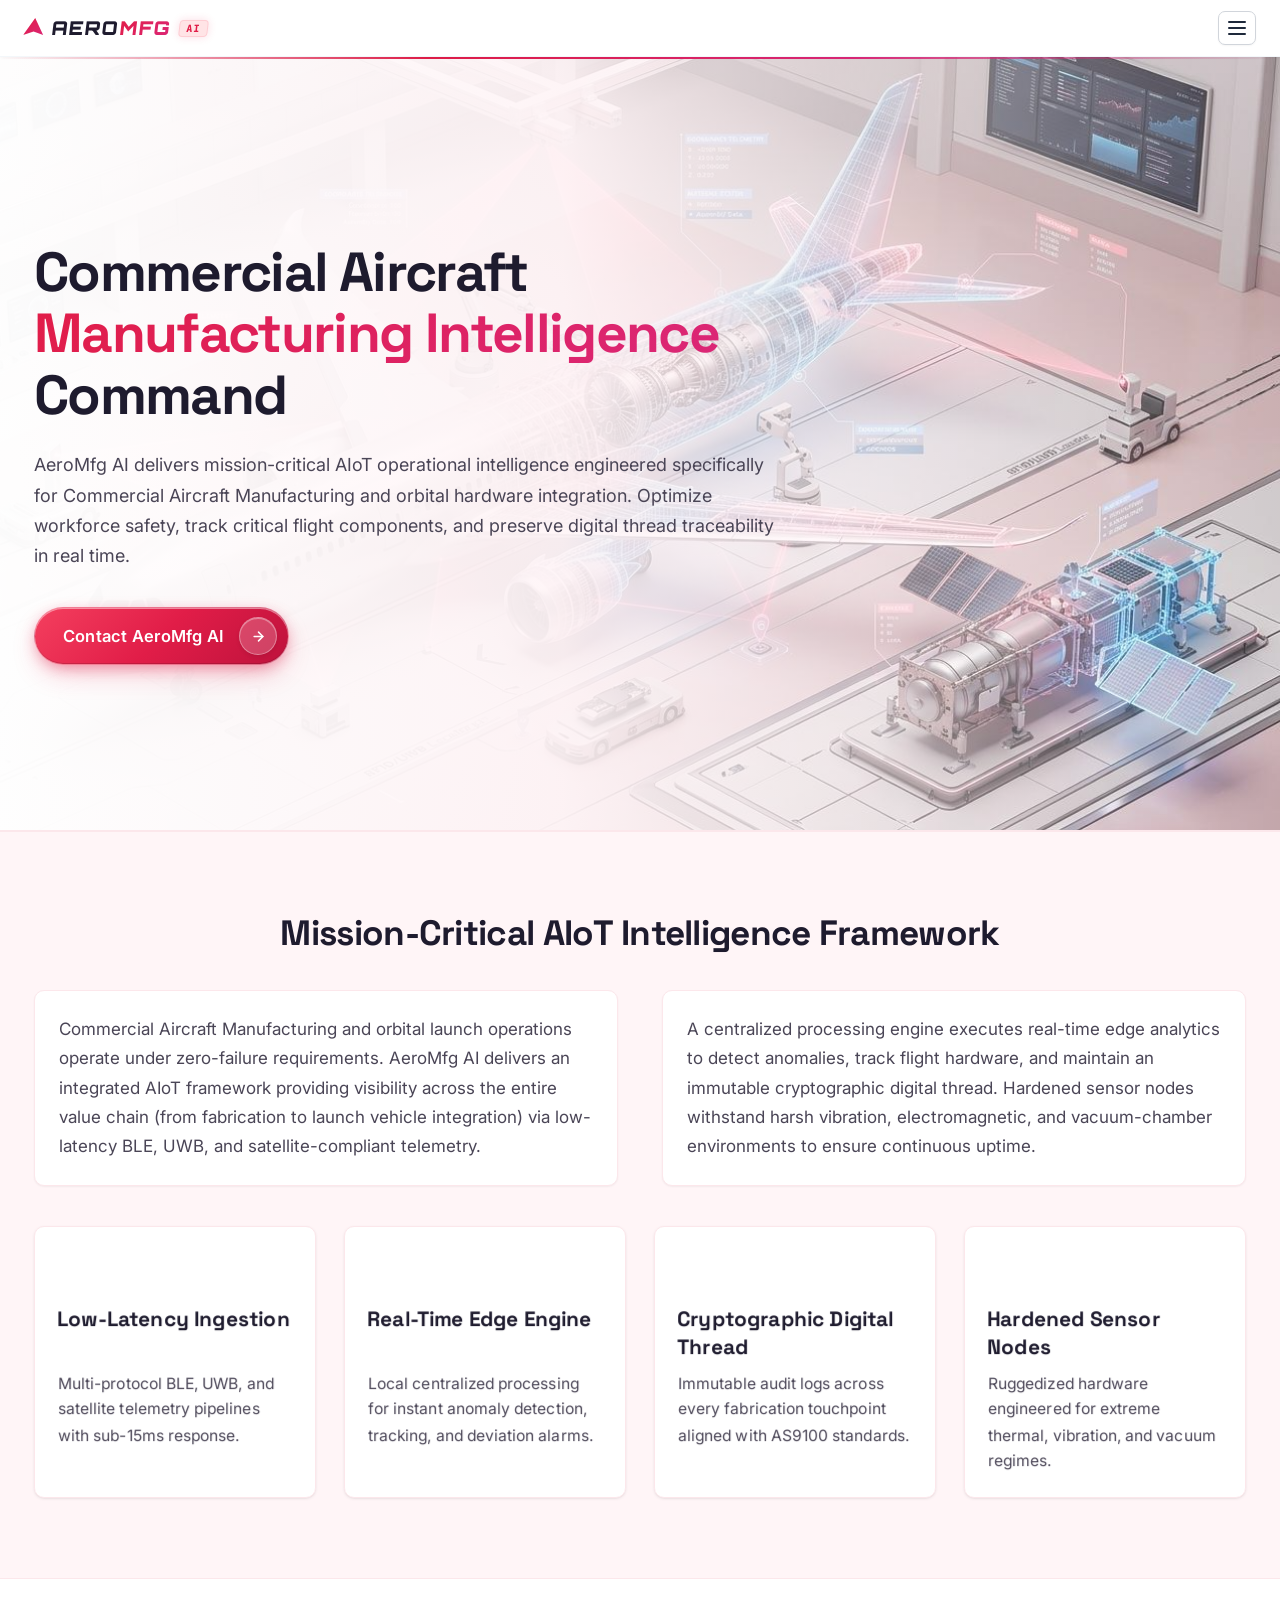
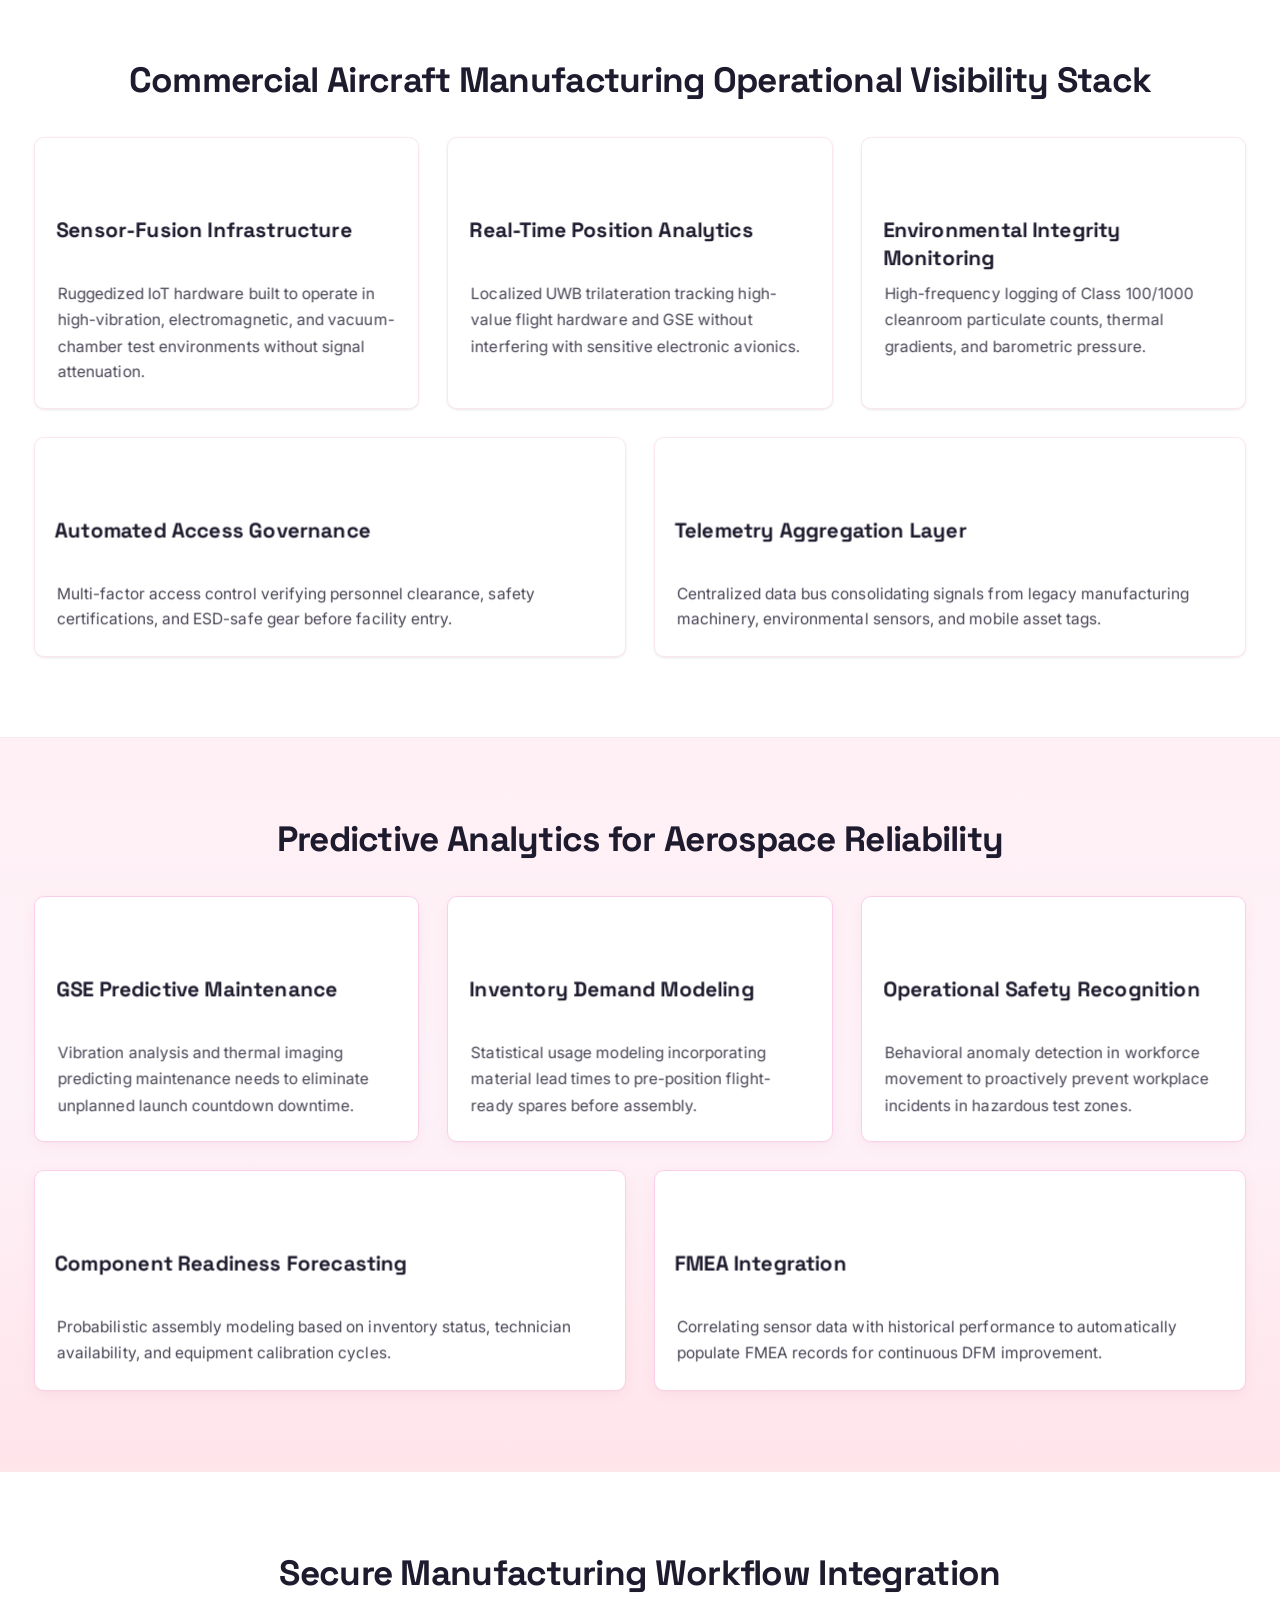
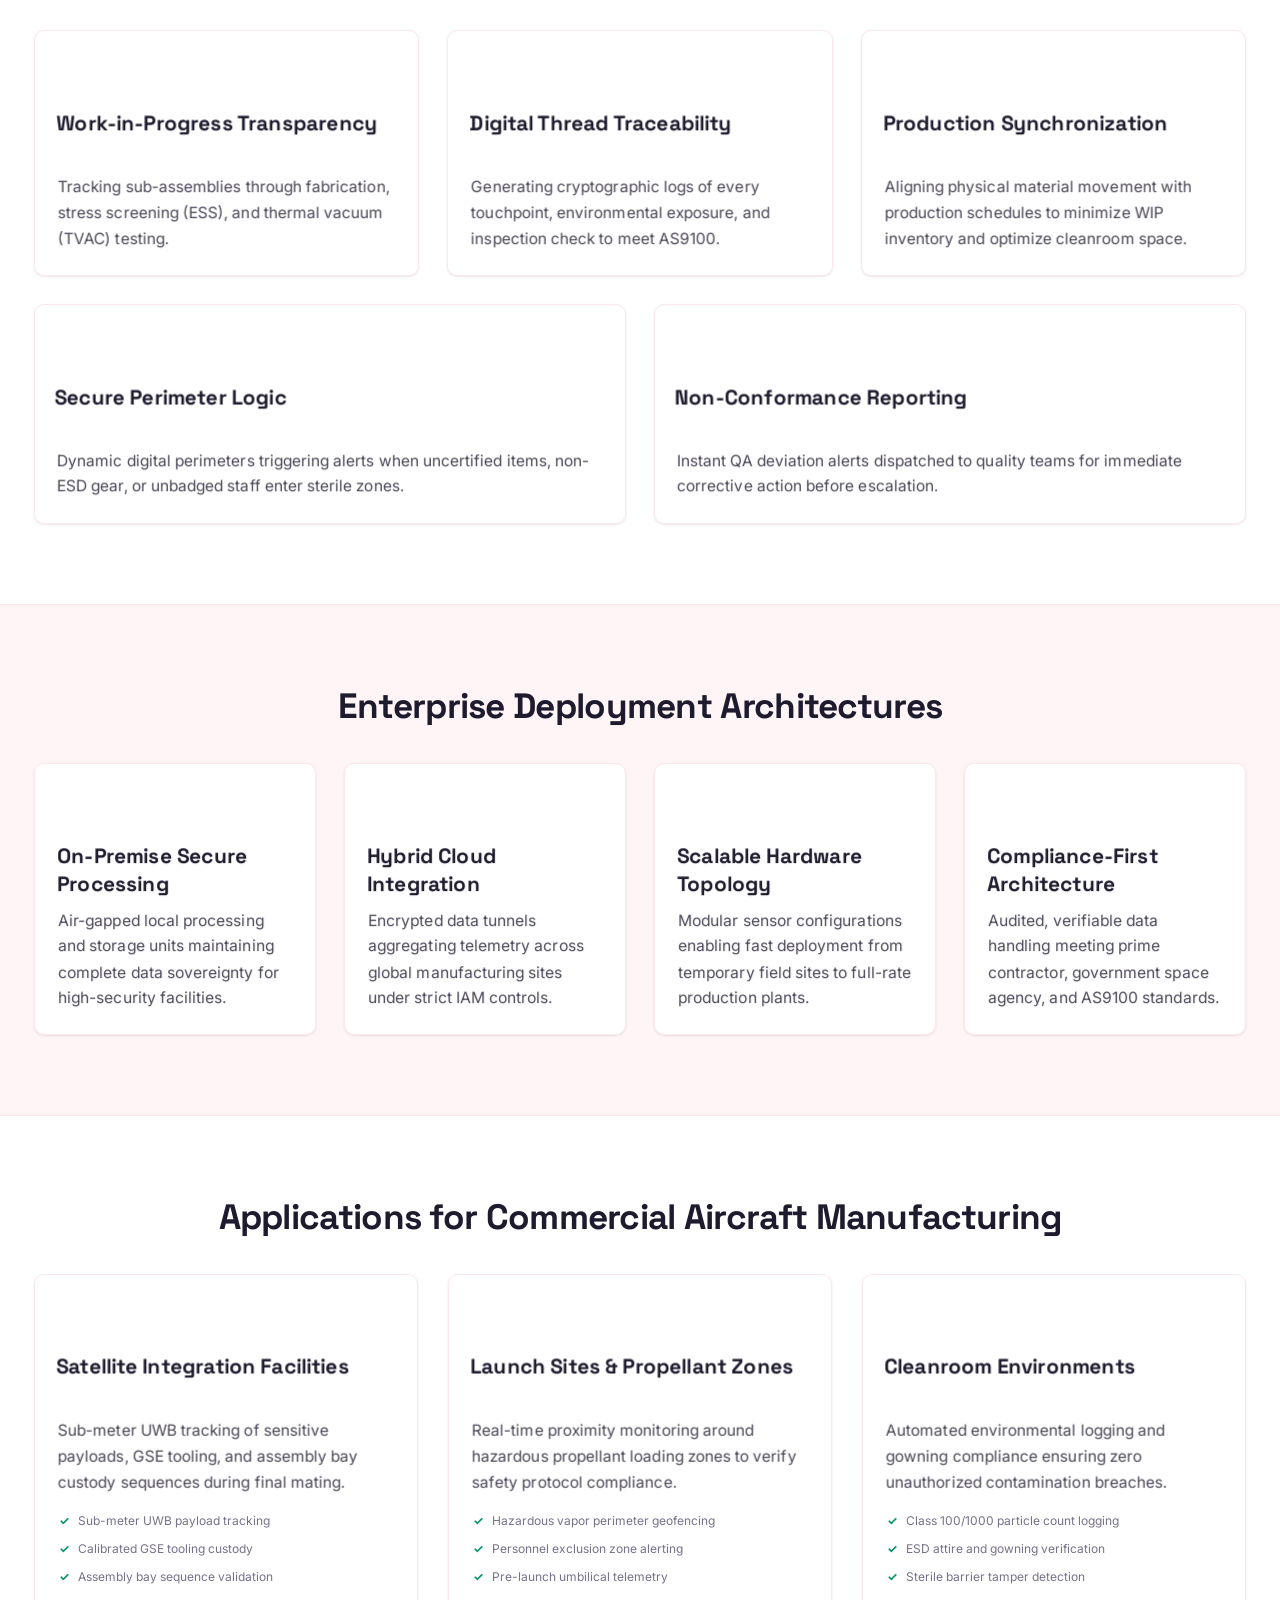
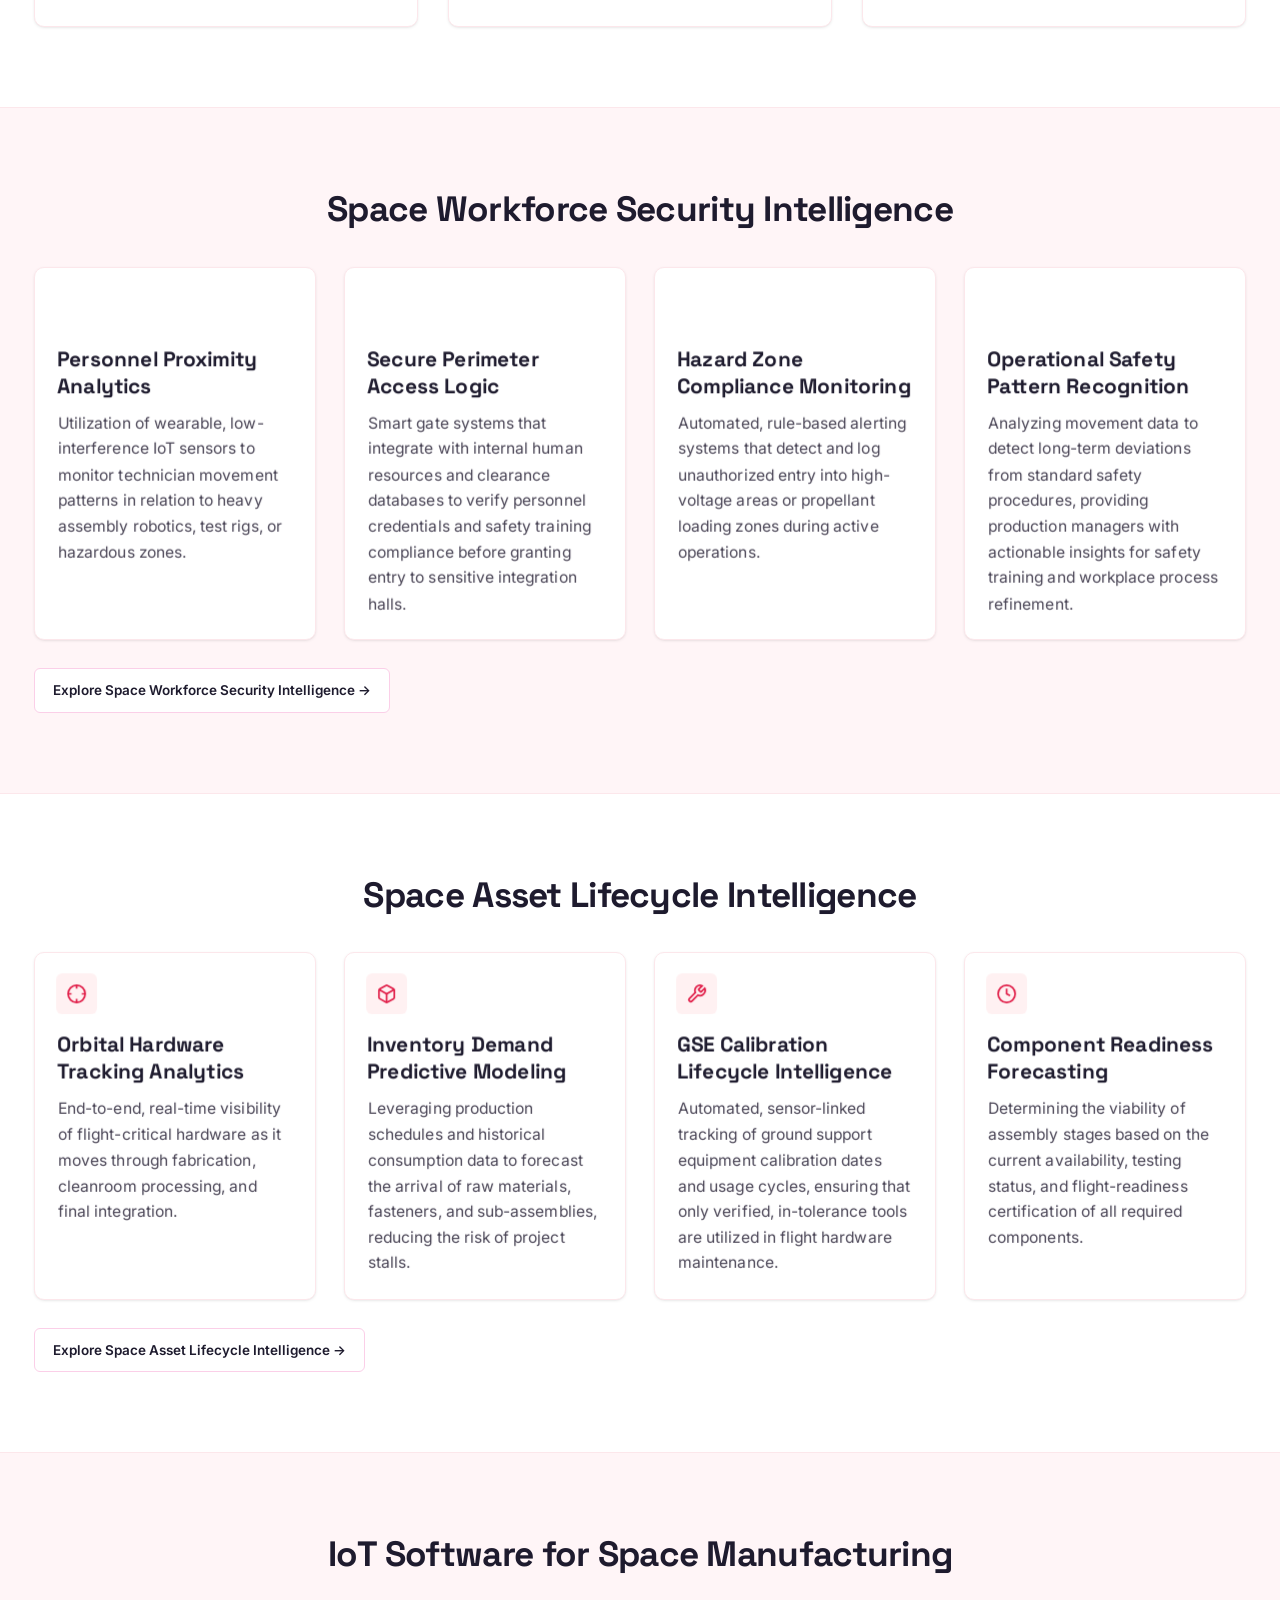
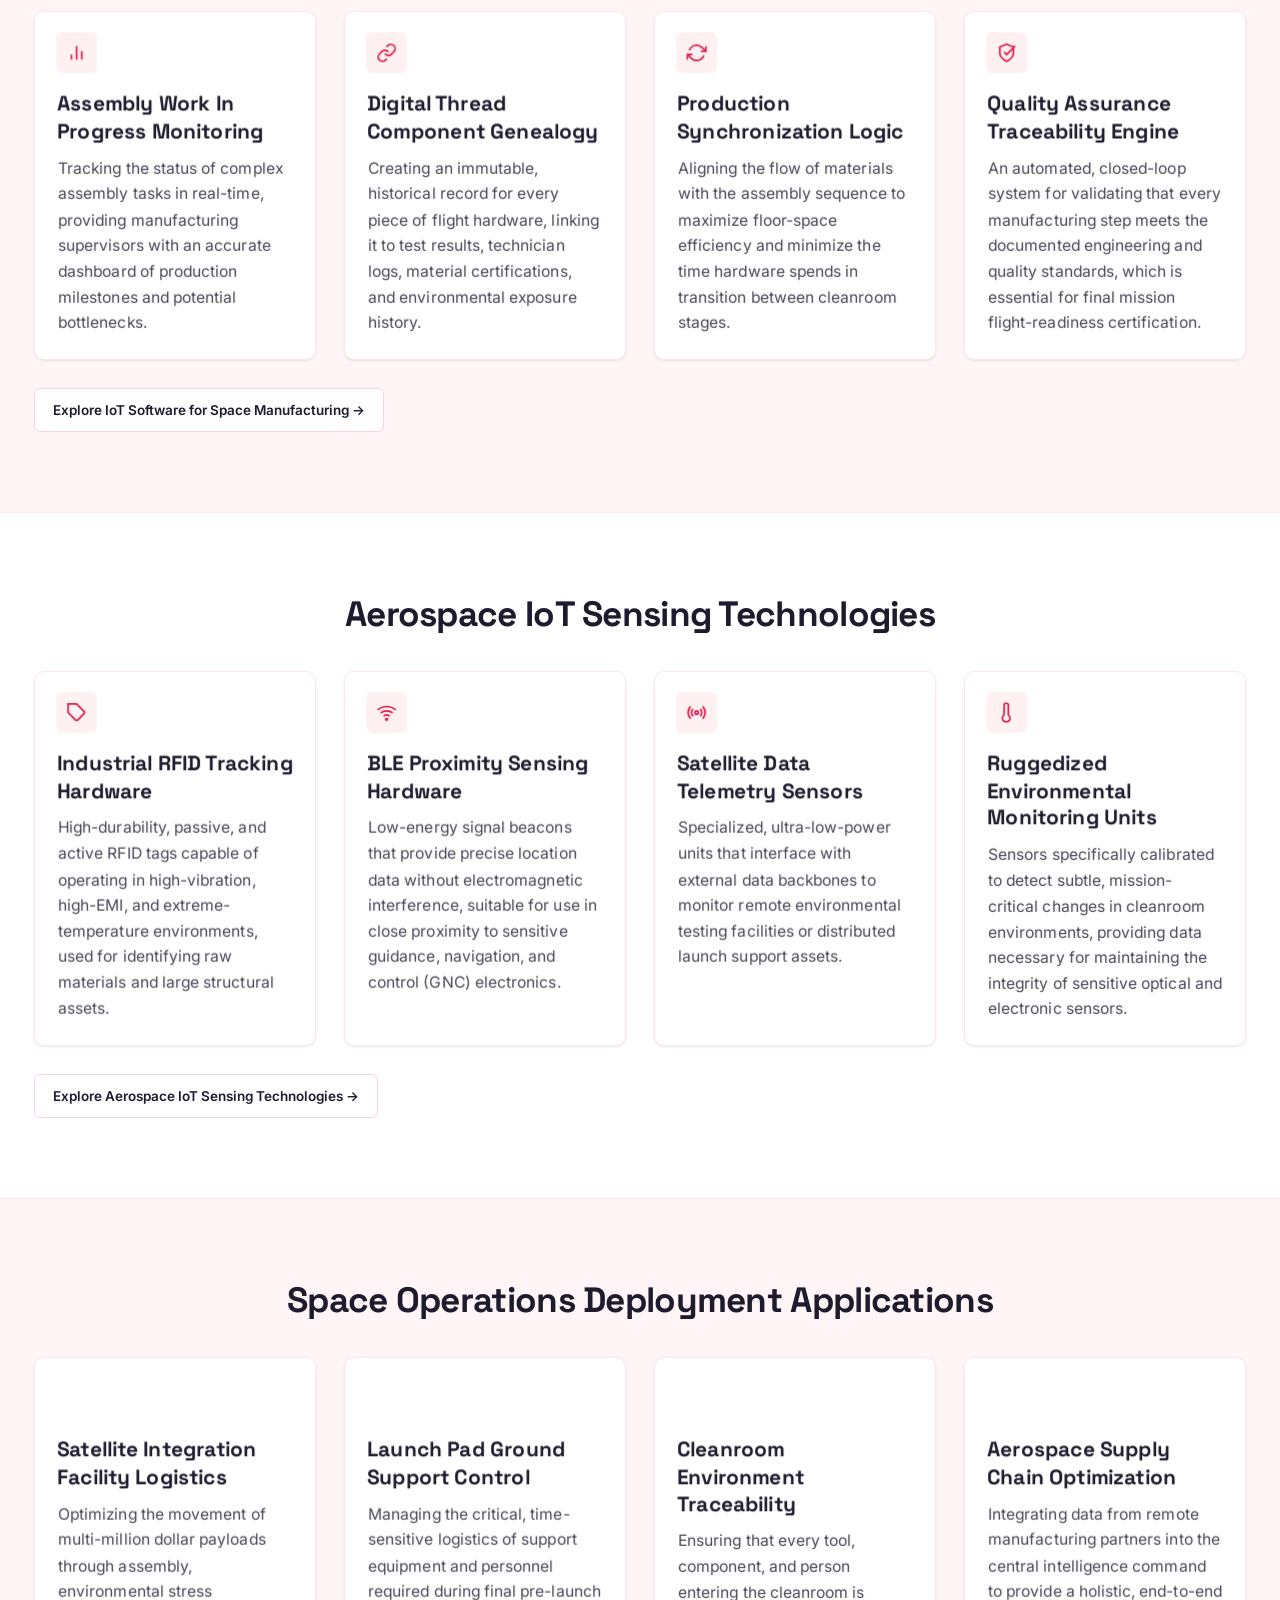
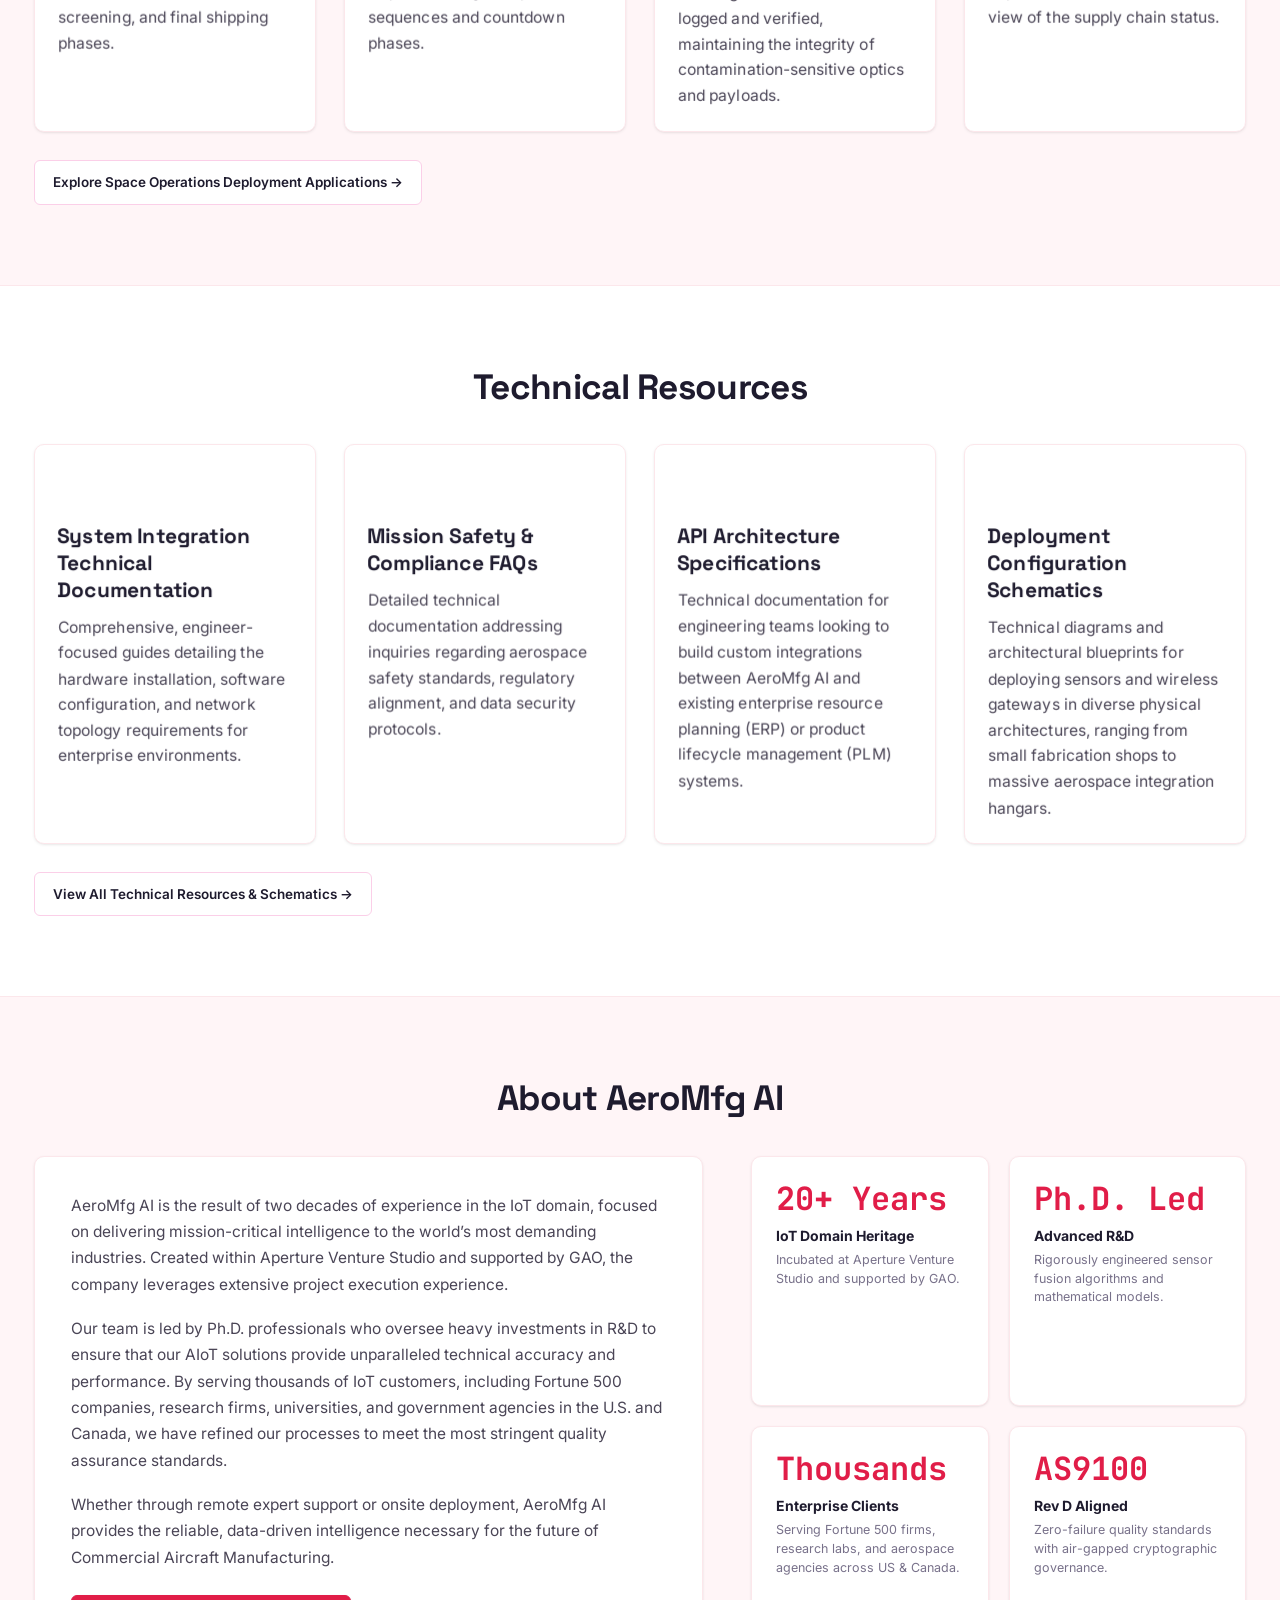
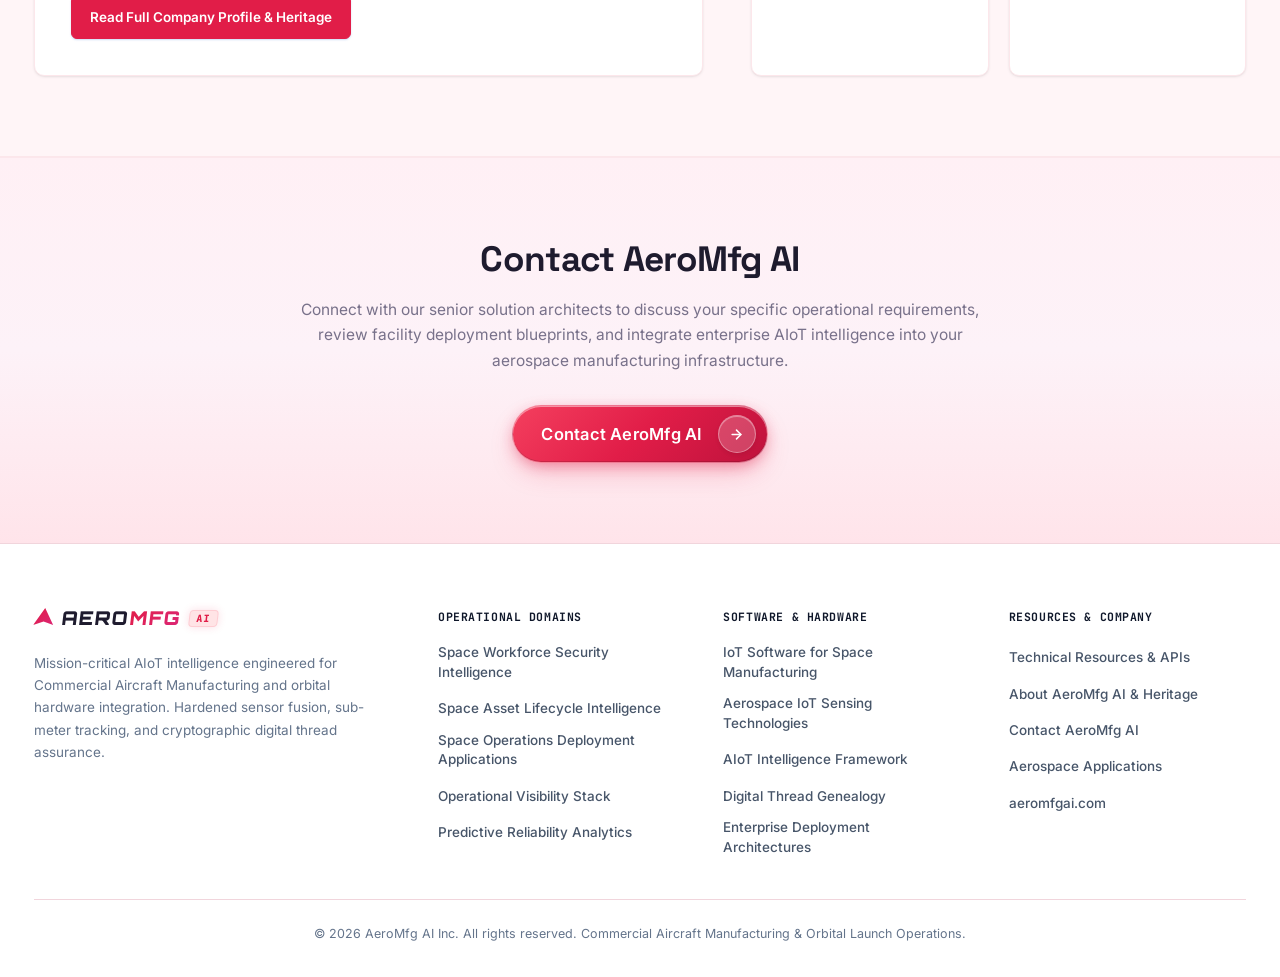
<file: index.html>
<!DOCTYPE html>
<html lang="en">
<head>
  <meta charset="UTF-8" />
  <meta name="viewport" content="width=device-width, initial-scale=1.0" />
  <title>AeroMfg AI | AIoT Intelligence for Commercial Aircraft Manufacturing &amp; Launch Operations</title>
  <meta name="description" content="AeroMfg AI provides mission-critical AIoT intelligence for the Commercial Aircraft Manufacturing sector. We optimize workforce safety, orbital hardware lifecycle, and manufacturing precision through advanced sensor fusion and predictive analytics." />
  <meta name="keywords" content="Commercial Aircraft Manufacturing, Launch Operations, AIoT Intelligence, Mission Assurance, Sensor Fusion, Predictive Analytics, UWB Tracking, BLE Sensor Nodes, Cleanroom Monitoring, AS9100, Digital Thread" />
  <link rel="canonical" href="https://aeromfgai.com/" />
  <meta name="robots" content="index, follow" />
  <meta name="theme-color" content="#fff5f7" />

  <!-- Open Graph / Social Media -->
  <meta property="og:type" content="website" />
  <meta property="og:url" content="https://aeromfgai.com/" />
  <meta property="og:title" content="AeroMfg AI | AIoT Intelligence for Commercial Aircraft Manufacturing &amp; Launch Operations" />
  <meta property="og:description" content="AeroMfg AI provides mission-critical AIoT intelligence for the Commercial Aircraft Manufacturing sector. We optimize workforce safety, orbital hardware lifecycle, and manufacturing precision through advanced sensor fusion and predictive analytics." />
  <meta property="og:site_name" content="AeroMfg AI" />

  <!-- Twitter Card -->
  <meta name="twitter:card" content="summary_large_image" />
  <meta name="twitter:url" content="https://aeromfgai.com/" />
  <meta name="twitter:title" content="AeroMfg AI | AIoT Intelligence for Commercial Aircraft Manufacturing &amp; Launch Operations" />
  <meta name="twitter:description" content="AeroMfg AI provides mission-critical AIoT intelligence for the Commercial Aircraft Manufacturing sector. We optimize workforce safety, orbital hardware lifecycle, and manufacturing precision through advanced sensor fusion and predictive analytics." />

  <!-- Preconnect & Fonts -->
  <link rel="preconnect" href="https://fonts.googleapis.com" />
  <link rel="preconnect" href="https://fonts.gstatic.com" crossorigin />
  <link href="https://fonts.googleapis.com/css2?family=Orbitron:wght@700;800;900&family=Inter:wght@400;500;600;700&family=JetBrains+Mono:wght@400;500;600;700&family=Space+Grotesk:wght@600;700&display=swap" rel="stylesheet" />

  <!-- Stylesheet -->
  <link rel="stylesheet" href="styles.css" />

  <!-- Schema.org JSON-LD Structured Data for SEO -->
  <script type="application/ld+json">
  {
    "@context": "https://schema.org",
    "@graph": [
      {
        "@type": "Organization",
        "@id": "https://aeromfgai.com/#organization",
        "name": "AeroMfg AI",
        "url": "https://aeromfgai.com/",
        "logo": "https://aeromfgai.com/assets/logo.svg",
        "description": "Mission-critical AIoT intelligence platform for Commercial Aircraft Manufacturing and orbital launch vehicle integration.",
        "sameAs": []
      },
      {
        "@type": "WebSite",
        "@id": "https://aeromfgai.com/#website",
        "url": "https://aeromfgai.com/",
        "name": "AeroMfg AI",
        "publisher": {
          "@id": "https://aeromfgai.com/#organization"
        }
      },
      {
        "@type": "SoftwareApplication",
        "name": "AeroMfg AI Commercial Aircraft Manufacturing Intelligence Command",
        "operatingSystem": "All (Industrial Edge & Cloud)",
        "applicationCategory": "IndustrialSoftwareApplication",
        "description": "Precision Intelligence for Commercial Aircraft Manufacturing Operational Excellence through advanced sensor fusion and predictive analytics.",
        "offers": {
          "@type": "Offer",
          "price": "0",
          "priceCurrency": "USD"
        }
      }
    ]
  }
  
  </script>
</head>
<body>

  <!-- SITE NAVIGATION DRAWER CONTROLLER (PURE CSS - ZERO JAVASCRIPT) -->
  <input type="checkbox" id="drawer-toggle" class="drawer-toggle-input" />
  <div class="mobile-drawer-backdrop">
    <label for="drawer-toggle" class="mobile-drawer-overlay" aria-label="Close Navigation Menu"></label>
    <div class="mobile-drawer">
      <div class="mobile-drawer-head">
        <a href="index.html" class="brand-logo-link" title="AeroMfg AI">
          <span class="text-logo"><span class="delta-mark" aria-hidden="true"></span><span class="brand-text"><span class="text-aero">AERO</span><span class="text-mfg">MFG</span></span><span class="ai-chip">AI</span></span>
        </a>
        <label for="drawer-toggle" class="modal-close-btn" aria-label="Close Menu">&times;</label>
      </div>

      <nav class="mobile-nav-links">
        <a href="space-workforce-security-intelligence.html" class="mobile-nav-link">Space Workforce Security Intelligence</a>
        <a href="space-asset-lifecycle-intelligence.html" class="mobile-nav-link">Space Asset Lifecycle Intelligence</a>
        <a href="iot-software-space-manufacturing.html" class="mobile-nav-link">IoT Software for Space Manufacturing</a>
        <a href="aerospace-iot-sensing-technologies.html" class="mobile-nav-link">Aerospace IoT Sensing Technologies</a>
        <a href="space-operations-deployment-applications.html" class="mobile-nav-link">Space Operations Deployment Applications</a>
        <a href="technical-resources.html" class="mobile-nav-link">Technical Resources</a>
        <a href="about-aeromfgai-ai.html" class="mobile-nav-link">About AeroMfg AI</a>
      </nav>

      <div style="margin-top: auto; padding-top: 20px; border-top: 1px solid var(--border-subtle); display: flex; flex-direction: column; gap: 10px;">
        <a href="contact-aeromfgai-ai.html" class="btn btn-primary" style="width: 100%;">Contact AeroMfg AI</a>
      </div>
    </div>
  </div>

  <!-- SITE HEADER -->
  <header class="site-header">
    <div class="container header-inner">
      <a href="index.html" class="brand-logo-link" title="AeroMfg AI - Home">
        <span class="text-logo"><span class="delta-mark" aria-hidden="true"></span><span class="brand-text"><span class="text-aero">AERO</span><span class="text-mfg">MFG</span></span><span class="ai-chip">AI</span></span>
      </a>

      <!-- Minimalist Hamburger Menu Button -->
      <label for="drawer-toggle" class="header-hamburger-btn" aria-label="Toggle Navigation Menu">
        <span class="hamburger-bar"></span>
        <span class="hamburger-bar"></span>
        <span class="hamburger-bar"></span>
      </label>
    </div>
  </header>

  <main>
    <!-- HERO SECTION (FULL-PAGE IMMERSIVE BACKGROUND) -->
    <section class="hero-wrap hero-full-bg" id="command-overview">
      <div class="container">
        <div class="hero-content-block">
          <!-- Main Headline -->
          <h1 class="hero-headline">
            Commercial Aircraft <span class="gradient-text">Manufacturing Intelligence</span> Command
          </h1>

          <!-- Authoritative Narrative -->
          <p class="hero-description">
            AeroMfg AI delivers mission-critical AIoT operational intelligence engineered specifically for Commercial Aircraft Manufacturing and orbital hardware integration. Optimize workforce safety, track critical flight components, and preserve digital thread traceability in real time.
          </p>

          <!-- Conversion Action Button -->
          <div class="hero-btn-row" style="margin-bottom: 0;">
            <a href="contact-aeromfgai-ai.html" class="hero-cta-btn">
              <span>Contact AeroMfg AI</span>
              <span class="cta-icon-circle" aria-hidden="true">
                <svg width="15" height="15" viewBox="0 0 24 24" fill="none" stroke="currentColor" stroke-width="2.4" stroke-linecap="round" stroke-linejoin="round" class="cta-arrow"><line x1="5" y1="12" x2="19" y2="12"/><polyline points="12 5 19 12 12 19"/></svg>
              </span>
            </a>
          </div>
        </div>
      </div>
    </section>

    
    <!-- SECTION 1: MISSION-CRITICAL AIoT INTELLIGENCE FRAMEWORK -->
    <section class="section-wrap alt-bg" id="framework">
      <div class="container">
        <div class="section-intro text-center">
          <h2 class="section-heading-lg">Mission-Critical AIoT Intelligence Framework</h2>
        </div>

        <div class="text-two-col">
          <div style="background: #ffffff; padding: 24px; border-radius: var(--radius-md); border: 1px solid var(--border-subtle); box-shadow: var(--shadow-sm);">
            <p style="margin-bottom: 0;">
              Commercial Aircraft Manufacturing and orbital launch operations operate under zero-failure requirements. AeroMfg AI delivers an integrated AIoT framework providing visibility across the entire value chain (from fabrication to launch vehicle integration) via low-latency BLE, UWB, and satellite-compliant telemetry.
            </p>
          </div>

          <div style="background: #ffffff; padding: 24px; border-radius: var(--radius-md); border: 1px solid var(--border-subtle); box-shadow: var(--shadow-sm);">
            <p style="margin-bottom: 0;">
              A centralized processing engine executes real-time edge analytics to detect anomalies, track flight hardware, and maintain an immutable cryptographic digital thread. Hardened sensor nodes withstand harsh vibration, electromagnetic, and vacuum-chamber environments to ensure continuous uptime.
            </p>
          </div>
        </div>

        <!-- 4 Balanced Capability Pillars -->
        <div class="module-grid-4">
          <div class="module-card">
            <div class="module-card-icon" aria-hidden="true">
              <svg width="20" height="20" viewBox="0 0 24 24" fill="none" stroke="currentColor" stroke-width="2"><path d="M5 12.55a11 11 0 0 1 14.08 0"/><path d="M1.42 9a16 16 0 0 1 21.16 0"/><path d="M8.53 16.11a6 6 0 0 1 6.95 0"/><circle cx="12" cy="20" r="1"/></svg>
            </div>
            <h3 class="module-card-title">Low-Latency Ingestion</h3>
            <p class="module-card-text">Multi-protocol BLE, UWB, and satellite telemetry pipelines with sub-15ms response.</p>
          </div>

          <div class="module-card">
            <div class="module-card-icon" aria-hidden="true">
              <svg width="20" height="20" viewBox="0 0 24 24" fill="none" stroke="currentColor" stroke-width="2"><rect x="4" y="4" width="16" height="16" rx="2"/><rect x="9" y="9" width="6" height="6"/><line x1="9" y1="1" x2="9" y2="4"/><line x1="15" y1="1" x2="15" y2="4"/><line x1="9" y1="20" x2="9" y2="23"/><line x1="15" y1="20" x2="15" y2="23"/><line x1="20" y1="9" x2="23" y2="9"/><line x1="20" y1="14" x2="23" y2="14"/><line x1="1" y1="9" x2="4" y2="9"/><line x1="1" y1="14" x2="4" y2="14"/></svg>
            </div>
            <h3 class="module-card-title">Real-Time Edge Engine</h3>
            <p class="module-card-text">Local centralized processing for instant anomaly detection, tracking, and deviation alarms.</p>
          </div>

          <div class="module-card">
            <div class="module-card-icon" aria-hidden="true">
              <svg width="20" height="20" viewBox="0 0 24 24" fill="none" stroke="currentColor" stroke-width="2"><path d="M10 13a5 5 0 0 0 7.54.54l3-3a5 5 0 0 0-7.07-7.07l-1.72 1.71"/><path d="M14 11a5 5 0 0 0-7.54-.54l-3 3a5 5 0 0 0 7.07 7.07l1.71-1.71"/></svg>
            </div>
            <h3 class="module-card-title">Cryptographic Digital Thread</h3>
            <p class="module-card-text">Immutable audit logs across every fabrication touchpoint aligned with AS9100 standards.</p>
          </div>

          <div class="module-card">
            <div class="module-card-icon" aria-hidden="true">
              <svg width="20" height="20" viewBox="0 0 24 24" fill="none" stroke="currentColor" stroke-width="2"><polygon points="12 2 2 7 12 12 22 7 12 2"/><polyline points="2 17 12 22 22 17"/><polyline points="2 12 12 17 22 12"/></svg>
            </div>
            <h3 class="module-card-title">Hardened Sensor Nodes</h3>
            <p class="module-card-text">Ruggedized hardware engineered for extreme thermal, vibration, and vacuum regimes.</p>
          </div>
        </div>
      </div>
    </section>

    <!-- SECTION 2: COMMERCIAL AIRCRAFT MANUFACTURING OPERATIONAL VISIBILITY STACK -->
    <section class="section-wrap" id="visibility-stack">
      <div class="container">
        <div class="section-intro text-center">
          <h2 class="section-heading-lg">Commercial Aircraft Manufacturing Operational Visibility Stack</h2>
        </div>

        <!-- Balanced 3+2 Grid with equal-height cards -->
        <div class="module-grid-5">
          <!-- 1. Sensor-Fusion Infrastructure -->
          <article class="module-card" id="vis-layer-1">
            <div class="module-card-icon" aria-hidden="true">
              <svg width="20" height="20" viewBox="0 0 24 24" fill="none" stroke="currentColor" stroke-width="2"><circle cx="12" cy="12" r="3"/><path d="M19.4 15a1.65 1.65 0 0 0 .33 1.82l.06.06a2 2 0 0 1 0 2.83 2 2 0 0 1-2.83 0l-.06-.06a1.65 1.65 0 0 0-1.82-.33 1.65 1.65 0 0 0-1 1.51V21a2 2 0 0 1-2 2 2 2 0 0 1-2-2v-.09A1.65 1.65 0 0 0 9 19.4a1.65 1.65 0 0 0-1.82.33l-.06.06a2 2 0 0 1-2.83 0 2 2 0 0 1 0-2.83l.06-.06a1.65 1.65 0 0 0 .33-1.82 1.65 1.65 0 0 0-1.51-1H3a2 2 0 0 1-2-2 2 2 0 0 1 2-2h.09A1.65 1.65 0 0 0 4.6 9a1.65 1.65 0 0 0-.33-1.82l-.06-.06a2 2 0 0 1 0-2.83 2 2 0 0 1 2.83 0l.06.06a1.65 1.65 0 0 0 1.82.33H9a1.65 1.65 0 0 0 1-1.51V3a2 2 0 0 1 2-2 2 2 0 0 1 2 2v.09a1.65 1.65 0 0 0 1 1.51 1.65 1.65 0 0 0 1.82-.33l.06-.06a2 2 0 0 1 2.83 0 2 2 0 0 1 0 2.83l-.06.06a1.65 1.65 0 0 0-.33 1.82V9a1.65 1.65 0 0 0 1.51 1H21a2 2 0 0 1 2 2 2 2 0 0 1-2 2h-.09a1.65 1.65 0 0 0-1.51 1z"/></svg>
            </div>
            <h3 class="module-card-title">Sensor-Fusion Infrastructure</h3>
            <p class="module-card-text">
              Ruggedized IoT hardware built to operate in high-vibration, electromagnetic, and vacuum-chamber test environments without signal attenuation.
            </p>
          </article>

          <!-- 2. Real-Time Position Analytics -->
          <article class="module-card" id="vis-layer-2">
            <div class="module-card-icon" aria-hidden="true">
              <svg width="20" height="20" viewBox="0 0 24 24" fill="none" stroke="currentColor" stroke-width="2"><polygon points="3 11 22 2 13 21 11 13 3 11"/></svg>
            </div>
            <h3 class="module-card-title">Real-Time Position Analytics</h3>
            <p class="module-card-text">
              Localized UWB trilateration tracking high-value flight hardware and GSE without interfering with sensitive electronic avionics.
            </p>
          </article>

          <!-- 3. Environmental Integrity Monitoring -->
          <article class="module-card" id="vis-layer-3">
            <div class="module-card-icon" aria-hidden="true">
              <svg width="20" height="20" viewBox="0 0 24 24" fill="none" stroke="currentColor" stroke-width="2"><path d="M14 14.76V3.5a2.5 2.5 0 0 0-5 0v11.26a4.5 4.5 0 1 0 5 0z"/></svg>
            </div>
            <h3 class="module-card-title">Environmental Integrity Monitoring</h3>
            <p class="module-card-text">
              High-frequency logging of Class 100/1000 cleanroom particulate counts, thermal gradients, and barometric pressure.
            </p>
          </article>

          <!-- 4. Automated Access Governance -->
          <article class="module-card" id="vis-layer-4">
            <div class="module-card-icon" aria-hidden="true">
              <svg width="20" height="20" viewBox="0 0 24 24" fill="none" stroke="currentColor" stroke-width="2"><rect x="3" y="11" width="18" height="11" rx="2" ry="2"/><path d="M7 11V7a5 5 0 0 1 10 0v4"/></svg>
            </div>
            <h3 class="module-card-title">Automated Access Governance</h3>
            <p class="module-card-text">
              Multi-factor access control verifying personnel clearance, safety certifications, and ESD-safe gear before facility entry.
            </p>
          </article>

          <!-- 5. Telemetry Aggregation Layer -->
          <article class="module-card" id="vis-layer-5">
            <div class="module-card-icon" aria-hidden="true">
              <svg width="20" height="20" viewBox="0 0 24 24" fill="none" stroke="currentColor" stroke-width="2"><ellipse cx="12" cy="5" rx="9" ry="3"/><path d="M21 12c0 1.66-4 3-9 3s-9-1.34-9-3"/><path d="M3 5v14c0 1.66 4 3 9 3s9-1.34 9-3V5"/></svg>
            </div>
            <h3 class="module-card-title">Telemetry Aggregation Layer</h3>
            <p class="module-card-text">
              Centralized data bus consolidating signals from legacy manufacturing machinery, environmental sensors, and mobile asset tags.
            </p>
          </article>
        </div>
      </div>
    </section>

    <!-- SECTION 3: PREDICTIVE ANALYTICS FOR AEROSPACE RELIABILITY -->
    <section class="section-wrap dark-bg" id="predictive-analytics">
      <div class="container">
        <div class="section-intro text-center">
          <h2 class="section-heading-lg">Predictive Analytics for Aerospace Reliability</h2>
        </div>

        <!-- Balanced 3+2 Grid with equal-height cards (Dark Theme) -->
        <div class="module-grid-5">
          <!-- 1. GSE Predictive Maintenance -->
          <article class="module-card dark-theme" id="pred-model-1">
            <div class="module-card-icon" aria-hidden="true">
              <svg width="20" height="20" viewBox="0 0 24 24" fill="none" stroke="currentColor" stroke-width="2"><path d="M22 12h-4l-3 9L9 3l-3 9H2"/></svg>
            </div>
            <h3 class="module-card-title">GSE Predictive Maintenance</h3>
            <p class="module-card-text">
              Vibration analysis and thermal imaging predicting maintenance needs to eliminate unplanned launch countdown downtime.
            </p>
          </article>

          <!-- 2. Inventory Demand Modeling -->
          <article class="module-card dark-theme" id="pred-model-2">
            <div class="module-card-icon" aria-hidden="true">
              <svg width="20" height="20" viewBox="0 0 24 24" fill="none" stroke="currentColor" stroke-width="2"><path d="M21 16V8a2 2 0 0 0-1-1.73l-7-4a2 2 0 0 0-2 0l-7 4A2 2 0 0 0 3 8v8a2 2 0 0 0 1 1.73l7 4a2 2 0 0 0 2 0l7-4A2 2 0 0 0 21 16z"/><polyline points="3.27 6.96 12 12.01 20.73 6.96"/><line x1="12" y1="22.08" x2="12" y2="12"/></svg>
            </div>
            <h3 class="module-card-title">Inventory Demand Modeling</h3>
            <p class="module-card-text">
              Statistical usage modeling incorporating material lead times to pre-position flight-ready spares before assembly.
            </p>
          </article>

          <!-- 3. Operational Safety Pattern Recognition -->
          <article class="module-card dark-theme" id="pred-model-3">
            <div class="module-card-icon" aria-hidden="true">
              <svg width="20" height="20" viewBox="0 0 24 24" fill="none" stroke="currentColor" stroke-width="2"><path d="M12 22s8-4 8-10V5l-8-3-8 3v7c0 6 8 10 8 10z"/></svg>
            </div>
            <h3 class="module-card-title">Operational Safety Recognition</h3>
            <p class="module-card-text">
              Behavioral anomaly detection in workforce movement to proactively prevent workplace incidents in hazardous test zones.
            </p>
          </article>

          <!-- 4. Component Readiness Forecasting -->
          <article class="module-card dark-theme" id="pred-model-4">
            <div class="module-card-icon" aria-hidden="true">
              <svg width="20" height="20" viewBox="0 0 24 24" fill="none" stroke="currentColor" stroke-width="2"><circle cx="12" cy="12" r="10"/><polyline points="12 6 12 12 16 14"/></svg>
            </div>
            <h3 class="module-card-title">Component Readiness Forecasting</h3>
            <p class="module-card-text">
              Probabilistic assembly modeling based on inventory status, technician availability, and equipment calibration cycles.
            </p>
          </article>

          <!-- 5. Failure Mode Effect Analysis (FMEA) -->
          <article class="module-card dark-theme" id="pred-model-5">
            <div class="module-card-icon" aria-hidden="true">
              <svg width="20" height="20" viewBox="0 0 24 24" fill="none" stroke="currentColor" stroke-width="2"><path d="M14 2H6a2 2 0 0 0-2 2v16a2 2 0 0 0 2 2h12a2 2 0 0 0 2-2V8z"/><polyline points="14 2 14 8 20 8"/><line x1="16" y1="13" x2="8" y2="13"/><line x1="16" y1="17" x2="8" y2="17"/><polyline points="10 9 9 9 8 9"/></svg>
            </div>
            <h3 class="module-card-title">FMEA Integration</h3>
            <p class="module-card-text">
              Correlating sensor data with historical performance to automatically populate FMEA records for continuous DFM improvement.
            </p>
          </article>
        </div>
      </div>
    </section>

    <!-- SECTION 4: SECURE MANUFACTURING WORKFLOW INTEGRATION -->
    <section class="section-wrap" id="workflow-integration">
      <div class="container">
        <div class="section-intro text-center">
          <h2 class="section-heading-lg">Secure Manufacturing Workflow Integration</h2>
        </div>

        <!-- Balanced 3+2 Grid with equal-height cards -->
        <div class="module-grid-5">
          <!-- 1. Work-in-Progress Transparency -->
          <article class="module-card">
            <div class="module-card-icon" aria-hidden="true">
              <svg width="20" height="20" viewBox="0 0 24 24" fill="none" stroke="currentColor" stroke-width="2"><line x1="18" y1="20" x2="18" y2="10"/><line x1="12" y1="20" x2="12" y2="4"/><line x1="6" y1="20" x2="6" y2="14"/></svg>
            </div>
            <h3 class="module-card-title">Work-in-Progress Transparency</h3>
            <p class="module-card-text">
              Tracking sub-assemblies through fabrication, stress screening (ESS), and thermal vacuum (TVAC) testing.
            </p>
          </article>

          <!-- 2. Digital Thread Traceability Engine -->
          <article class="module-card">
            <div class="module-card-icon" aria-hidden="true">
              <svg width="20" height="20" viewBox="0 0 24 24" fill="none" stroke="currentColor" stroke-width="2"><rect x="3" y="3" width="7" height="7"/><rect x="14" y="3" width="7" height="7"/><rect x="14" y="14" width="7" height="7"/><rect x="3" y="14" width="7" height="7"/></svg>
            </div>
            <h3 class="module-card-title">Digital Thread Traceability</h3>
            <p class="module-card-text">
              Generating cryptographic logs of every touchpoint, environmental exposure, and inspection check to meet AS9100.
            </p>
          </article>

          <!-- 3. Production Synchronization Logic -->
          <article class="module-card">
            <div class="module-card-icon" aria-hidden="true">
              <svg width="20" height="20" viewBox="0 0 24 24" fill="none" stroke="currentColor" stroke-width="2"><polyline points="23 4 23 10 17 10"/><polyline points="1 20 1 14 7 14"/><path d="M3.51 9a9 9 0 0 1 14.85-3.36L23 10M1 14l4.64 4.36A9 9 0 0 0 20.49 15"/></svg>
            </div>
            <h3 class="module-card-title">Production Synchronization</h3>
            <p class="module-card-text">
              Aligning physical material movement with production schedules to minimize WIP inventory and optimize cleanroom space.
            </p>
          </article>

          <!-- 4. Secure Perimeter Logic -->
          <article class="module-card">
            <div class="module-card-icon" aria-hidden="true">
              <svg width="20" height="20" viewBox="0 0 24 24" fill="none" stroke="currentColor" stroke-width="2"><path d="M12 22s8-4 8-10V5l-8-3-8 3v7c0 6 8 10 8 10z"/><circle cx="12" cy="11" r="3"/></svg>
            </div>
            <h3 class="module-card-title">Secure Perimeter Logic</h3>
            <p class="module-card-text">
              Dynamic digital perimeters triggering alerts when uncertified items, non-ESD gear, or unbadged staff enter sterile zones.
            </p>
          </article>

          <!-- 5. Automated Non-Conformance Reporting -->
          <article class="module-card">
            <div class="module-card-icon" aria-hidden="true">
              <svg width="20" height="20" viewBox="0 0 24 24" fill="none" stroke="currentColor" stroke-width="2"><path d="M10.29 3.86L1.82 18a2 2 0 0 0 1.71 3h16.94a2 2 0 0 0 1.71-3L13.71 3.86a2 2 0 0 0-3.42 0z"/><line x1="12" y1="9" x2="12" y2="13"/><line x1="12" y1="17" x2="12.01" y2="17"/></svg>
            </div>
            <h3 class="module-card-title">Non-Conformance Reporting</h3>
            <p class="module-card-text">
              Instant QA deviation alerts dispatched to quality teams for immediate corrective action before escalation.
            </p>
          </article>
        </div>
      </div>
    </section>

    <!-- SECTION 5: ENTERPRISE DEPLOYMENT ARCHITECTURES -->
    <section class="section-wrap alt-bg" id="deployment-architectures">
      <div class="container">
        <div class="section-intro text-center">
          <h2 class="section-heading-lg">Enterprise Deployment Architectures</h2>
        </div>

        <div class="module-grid-4">
          <!-- 1. On-Premise Secure Processing -->
          <article class="module-card">
            <div class="module-card-icon" aria-hidden="true">
              <svg width="20" height="20" viewBox="0 0 24 24" fill="none" stroke="currentColor" stroke-width="2"><rect x="2" y="2" width="20" height="8" rx="2" ry="2"/><rect x="2" y="14" width="20" height="8" rx="2" ry="2"/><line x1="6" y1="6" x2="6.01" y2="6"/><line x1="6" y1="18" x2="6.01" y2="18"/></svg>
            </div>
            <h3 class="module-card-title">On-Premise Secure Processing</h3>
            <p class="module-card-text">
              Air-gapped local processing and storage units maintaining complete data sovereignty for high-security facilities.
            </p>
          </article>

          <!-- 2. Hybrid Cloud Integration -->
          <article class="module-card">
            <div class="module-card-icon" aria-hidden="true">
              <svg width="20" height="20" viewBox="0 0 24 24" fill="none" stroke="currentColor" stroke-width="2"><path d="M18 10h-1.26A8 8 0 1 0 9 20h9a5 5 0 0 0 0-10z"/></svg>
            </div>
            <h3 class="module-card-title">Hybrid Cloud Integration</h3>
            <p class="module-card-text">
              Encrypted data tunnels aggregating telemetry across global manufacturing sites under strict IAM controls.
            </p>
          </article>

          <!-- 3. Scalable Hardware Topology -->
          <article class="module-card">
            <div class="module-card-icon" aria-hidden="true">
              <svg width="20" height="20" viewBox="0 0 24 24" fill="none" stroke="currentColor" stroke-width="2"><circle cx="18" cy="5" r="3"/><circle cx="6" cy="12" r="3"/><circle cx="18" cy="19" r="3"/><line x1="8.59" y1="13.51" x2="15.42" y2="17.49"/><line x1="15.41" y1="6.51" x2="8.59" y2="10.49"/></svg>
            </div>
            <h3 class="module-card-title">Scalable Hardware Topology</h3>
            <p class="module-card-text">
              Modular sensor configurations enabling fast deployment from temporary field sites to full-rate production plants.
            </p>
          </article>

          <!-- 4. Compliance-First Architecture -->
          <article class="module-card">
            <div class="module-card-icon" aria-hidden="true">
              <svg width="20" height="20" viewBox="0 0 24 24" fill="none" stroke="currentColor" stroke-width="2"><path d="M22 11.08V12a10 10 0 1 1-5.93-9.14"/><polyline points="22 4 12 14.01 9 11.01"/></svg>
            </div>
            <h3 class="module-card-title">Compliance-First Architecture</h3>
            <p class="module-card-text">
              Audited, verifiable data handling meeting prime contractor, government space agency, and AS9100 standards.
            </p>
          </article>
        </div>
      </div>
    </section>

    <!-- SECTION 6: APPLICATIONS FOR COMMERCIAL AIRCRAFT MANUFACTURING -->
    <section class="section-wrap" id="applications">
      <div class="container">
        <div class="section-intro text-center">
          <h2 class="section-heading-lg">Applications for Commercial Aircraft Manufacturing</h2>
        </div>

        <div class="module-grid-3">
          <!-- 1. Satellite Integration Facilities -->
          <article class="module-card">
            <div class="module-card-icon" aria-hidden="true">
              <svg width="20" height="20" viewBox="0 0 24 24" fill="none" stroke="currentColor" stroke-width="2"><circle cx="12" cy="12" r="2"/><path d="M16.24 7.76a6 6 0 0 1 0 8.49m-8.48-.01a6 6 0 0 1 0-8.49m11.31-2.82a10 10 0 0 1 0 14.14m-14.14 0a10 10 0 0 1 0-14.14"/></svg>
            </div>
            <h3 class="module-card-title">Satellite Integration Facilities</h3>
            <p class="module-card-text">
              Sub-meter UWB tracking of sensitive payloads, GSE tooling, and assembly bay custody sequences during final mating.
            </p>
            <ul class="module-list" style="margin-bottom: 16px;">
              <li>Sub-meter UWB payload tracking</li>
              <li>Calibrated GSE tooling custody</li>
              <li>Assembly bay sequence validation</li>
            </ul>
          </article>

          <!-- 2. Launch Sites & Propellant Zones -->
          <article class="module-card">
            <div class="module-card-icon" aria-hidden="true">
              <svg width="20" height="20" viewBox="0 0 24 24" fill="none" stroke="currentColor" stroke-width="2"><path d="M12 2v20M17 5H9.5a3.5 3.5 0 0 0 0 7h5a3.5 3.5 0 0 1 0 7H6"/></svg>
            </div>
            <h3 class="module-card-title">Launch Sites &amp; Propellant Zones</h3>
            <p class="module-card-text">
              Real-time proximity monitoring around hazardous propellant loading zones to verify safety protocol compliance.
            </p>
            <ul class="module-list" style="margin-bottom: 16px;">
              <li>Hazardous vapor perimeter geofencing</li>
              <li>Personnel exclusion zone alerting</li>
              <li>Pre-launch umbilical telemetry</li>
            </ul>
          </article>

          <!-- 3. Cleanroom Environments -->
          <article class="module-card">
            <div class="module-card-icon" aria-hidden="true">
              <svg width="20" height="20" viewBox="0 0 24 24" fill="none" stroke="currentColor" stroke-width="2"><path d="M12 2.69l5.66 5.66a8 8 0 1 1-11.31 0z"/></svg>
            </div>
            <h3 class="module-card-title">Cleanroom Environments</h3>
            <p class="module-card-text">
              Automated environmental logging and gowning compliance ensuring zero unauthorized contamination breaches.
            </p>
            <ul class="module-list" style="margin-bottom: 16px;">
              <li>Class 100/1000 particle count logging</li>
              <li>ESD attire and gowning verification</li>
              <li>Sterile barrier tamper detection</li>
            </ul>
          </article>
        </div>
      </div>
    </section>

    <!-- SECTION 7: SPACE WORKFORCE SECURITY INTELLIGENCE -->
    <section class="section-wrap alt-bg" id="space-workforce-security-intelligence">
      <div class="container">
        <div class="section-intro text-center">
          <h2 class="section-heading-lg">Space Workforce Security Intelligence</h2>
        </div>

        <div class="module-grid-4">
          <article class="module-card">
            <div class="module-card-icon" aria-hidden="true">
              <svg width="20" height="20" viewBox="0 0 24 24" fill="none" stroke="currentColor" stroke-width="2"><path d="M17 21v-2a4 4 0 0 0-4-4H5a4 4 0 0 0-4 4v2"/><circle cx="9" cy="7" r="4"/><path d="M23 21v-2a4 4 0 0 0-3-3.87"/><path d="M16 3.13a4 4 0 0 1 0 7.75"/></svg>
            </div>
            <h3 class="module-card-title">Personnel Proximity Analytics</h3>
            <p class="module-card-text">
              Utilization of wearable, low-interference IoT sensors to monitor technician movement patterns in relation to heavy assembly robotics, test rigs, or hazardous zones.
            </p>
          </article>

          <article class="module-card">
            <div class="module-card-icon" aria-hidden="true">
              <svg width="20" height="20" viewBox="0 0 24 24" fill="none" stroke="currentColor" stroke-width="2"><rect x="3" y="11" width="18" height="11" rx="2" ry="2"/><path d="M7 11V7a5 5 0 0 1 10 0v4"/></svg>
            </div>
            <h3 class="module-card-title">Secure Perimeter Access Logic</h3>
            <p class="module-card-text">
              Smart gate systems that integrate with internal human resources and clearance databases to verify personnel credentials and safety training compliance before granting entry to sensitive integration halls.
            </p>
          </article>

          <article class="module-card">
            <div class="module-card-icon" aria-hidden="true">
              <svg width="20" height="20" viewBox="0 0 24 24" fill="none" stroke="currentColor" stroke-width="2"><path d="M10.29 3.86L1.82 18a2 2 0 0 0 1.71 3h16.94a2 2 0 0 0 1.71-3L13.71 3.86a2 2 0 0 0-3.42 0z"/><line x1="12" y1="9" x2="12" y2="13"/><line x1="12" y1="17" x2="12.01" y2="17"/></svg>
            </div>
            <h3 class="module-card-title">Hazard Zone Compliance Monitoring</h3>
            <p class="module-card-text">
              Automated, rule-based alerting systems that detect and log unauthorized entry into high-voltage areas or propellant loading zones during active operations.
            </p>
          </article>

          <article class="module-card">
            <div class="module-card-icon" aria-hidden="true">
              <svg width="20" height="20" viewBox="0 0 24 24" fill="none" stroke="currentColor" stroke-width="2"><path d="M22 12h-4l-3 9L9 3l-3 9H2"/></svg>
            </div>
            <h3 class="module-card-title">Operational Safety Pattern Recognition</h3>
            <p class="module-card-text">
              Analyzing movement data to detect long-term deviations from standard safety procedures, providing production managers with actionable insights for safety training and workplace process refinement.
            </p>
          </article>
        </div>

        <div style="margin-top: 28px;">
          <a href="space-workforce-security-intelligence.html" class="btn btn-outline">
            Explore Space Workforce Security Intelligence &rarr;
          </a>
        </div>
      </div>
    </section>

    <!-- SECTION 8: SPACE ASSET LIFECYCLE INTELLIGENCE -->
    <section class="section-wrap" id="space-asset-lifecycle-intelligence">
      <div class="container">
        <div class="section-intro text-center">
          <h2 class="section-heading-lg">Space Asset Lifecycle Intelligence</h2>
        </div>
        
        <div class="module-grid-4">
          <article class="module-card">
            <div class="module-card-icon" aria-hidden="true">
              <svg width="20" height="20" viewBox="0 0 24 24" fill="none" stroke="currentColor" stroke-width="2"><circle cx="12" cy="12" r="10"/><line x1="22" y1="12" x2="18" y2="12"/><line x1="6" y1="12" x2="2" y2="12"/><line x1="12" y1="6" x2="12" y2="2"/><line x1="12" y1="22" x2="12" y2="18"/></svg>
            </div>
            <h3 class="module-card-title">Orbital Hardware Tracking Analytics</h3>
            <p class="module-card-text">
              End-to-end, real-time visibility of flight-critical hardware as it moves through fabrication, cleanroom processing, and final integration.
            </p>
          </article>

          <article class="module-card">
            <div class="module-card-icon" aria-hidden="true">
              <svg width="20" height="20" viewBox="0 0 24 24" fill="none" stroke="currentColor" stroke-width="2"><path d="M21 16V8a2 2 0 0 0-1-1.73l-7-4a2 2 0 0 0-2 0l-7 4A2 2 0 0 0 3 8v8a2 2 0 0 0 1 1.73l7 4a2 2 0 0 0 2 0l7-4A2 2 0 0 0 21 16z"/><polyline points="3.27 6.96 12 12.01 20.73 6.96"/><line x1="12" y1="22.08" x2="12" y2="12"/></svg>
            </div>
            <h3 class="module-card-title">Inventory Demand Predictive Modeling</h3>
            <p class="module-card-text">
              Leveraging production schedules and historical consumption data to forecast the arrival of raw materials, fasteners, and sub-assemblies, reducing the risk of project stalls.
            </p>
          </article>

          <article class="module-card">
            <div class="module-card-icon" aria-hidden="true">
              <svg width="20" height="20" viewBox="0 0 24 24" fill="none" stroke="currentColor" stroke-width="2"><path d="M14.7 6.3a1 1 0 0 0 0 1.4l1.6 1.6a1 1 0 0 0 1.4 0l3.77-3.77a6 6 0 0 1-7.94 7.94l-6.91 6.91a2.12 2.12 0 0 1-3-3l6.91-6.91a6 6 0 0 1 7.94-7.94l-3.76 3.76z"/></svg>
            </div>
            <h3 class="module-card-title">GSE Calibration Lifecycle Intelligence</h3>
            <p class="module-card-text">
              Automated, sensor-linked tracking of ground support equipment calibration dates and usage cycles, ensuring that only verified, in-tolerance tools are utilized in flight hardware maintenance.
            </p>
          </article>

          <article class="module-card">
            <div class="module-card-icon" aria-hidden="true">
              <svg width="20" height="20" viewBox="0 0 24 24" fill="none" stroke="currentColor" stroke-width="2"><circle cx="12" cy="12" r="10"/><polyline points="12 6 12 12 16 14"/></svg>
            </div>
            <h3 class="module-card-title">Component Readiness Forecasting</h3>
            <p class="module-card-text">
              Determining the viability of assembly stages based on the current availability, testing status, and flight-readiness certification of all required components.
            </p>
          </article>
        </div>

        <div style="margin-top: 28px;">
          <a href="space-asset-lifecycle-intelligence.html" class="btn btn-outline">
            Explore Space Asset Lifecycle Intelligence &rarr;
          </a>
        </div>
      </div>
    </section>

    <!-- SECTION 9: IOT SOFTWARE FOR SPACE MANUFACTURING -->
    <section class="section-wrap alt-bg" id="iot-software-space-manufacturing">
      <div class="container">
        <div class="section-intro text-center">
          <h2 class="section-heading-lg">IoT Software for Space Manufacturing</h2>
        </div>

        <div class="module-grid-4">
          <article class="module-card">
            <div class="module-card-icon" aria-hidden="true">
              <svg width="20" height="20" viewBox="0 0 24 24" fill="none" stroke="currentColor" stroke-width="2"><line x1="18" y1="20" x2="18" y2="10"/><line x1="12" y1="20" x2="12" y2="4"/><line x1="6" y1="20" x2="6" y2="14"/></svg>
            </div>
            <h3 class="module-card-title">Assembly Work In Progress Monitoring</h3>
            <p class="module-card-text">
              Tracking the status of complex assembly tasks in real-time, providing manufacturing supervisors with an accurate dashboard of production milestones and potential bottlenecks.
            </p>
          </article>

          <article class="module-card">
            <div class="module-card-icon" aria-hidden="true">
              <svg width="20" height="20" viewBox="0 0 24 24" fill="none" stroke="currentColor" stroke-width="2"><path d="M10 13a5 5 0 0 0 7.54.54l3-3a5 5 0 0 0-7.07-7.07l-1.72 1.71"/><path d="M14 11a5 5 0 0 0-7.54-.54l-3 3a5 5 0 0 0 7.07 7.07l1.71-1.71"/></svg>
            </div>
            <h3 class="module-card-title">Digital Thread Component Genealogy</h3>
            <p class="module-card-text">
              Creating an immutable, historical record for every piece of flight hardware, linking it to test results, technician logs, material certifications, and environmental exposure history.
            </p>
          </article>

          <article class="module-card">
            <div class="module-card-icon" aria-hidden="true">
              <svg width="20" height="20" viewBox="0 0 24 24" fill="none" stroke="currentColor" stroke-width="2"><polyline points="23 4 23 10 17 10"/><polyline points="1 20 1 14 7 14"/><path d="M3.51 9a9 9 0 0 1 14.85-3.36L23 10M1 14l4.64 4.36A9 9 0 0 0 20.49 15"/></svg>
            </div>
            <h3 class="module-card-title">Production Synchronization Logic</h3>
            <p class="module-card-text">
              Aligning the flow of materials with the assembly sequence to maximize floor-space efficiency and minimize the time hardware spends in transition between cleanroom stages.
            </p>
          </article>

          <article class="module-card">
            <div class="module-card-icon" aria-hidden="true">
              <svg width="20" height="20" viewBox="0 0 24 24" fill="none" stroke="currentColor" stroke-width="2"><path d="M12 22s8-4 8-10V5l-8-3-8 3v7c0 6 8 10 8 10z"/><polyline points="9 11 12 14 22 4"/></svg>
            </div>
            <h3 class="module-card-title">Quality Assurance Traceability Engine</h3>
            <p class="module-card-text">
              An automated, closed-loop system for validating that every manufacturing step meets the documented engineering and quality standards, which is essential for final mission flight-readiness certification.
            </p>
          </article>
        </div>

        <div style="margin-top: 28px;">
          <a href="iot-software-space-manufacturing.html" class="btn btn-outline">
            Explore IoT Software for Space Manufacturing &rarr;
          </a>
        </div>
      </div>
    </section>

    <!-- SECTION 10: AEROSPACE IOT SENSING TECHNOLOGIES -->
    <section class="section-wrap" id="aerospace-iot-sensing-technologies">
      <div class="container">
        <div class="section-intro text-center">
          <h2 class="section-heading-lg">Aerospace IoT Sensing Technologies</h2>
        </div>

        <div class="module-grid-4">
          <article class="module-card">
            <div class="module-card-icon" aria-hidden="true">
              <svg width="20" height="20" viewBox="0 0 24 24" fill="none" stroke="currentColor" stroke-width="2"><path d="M20.59 13.41l-7.17 7.17a2 2 0 0 1-2.83 0L2 12V2h10l8.59 8.59a2 2 0 0 1 0 2.82z"/><line x1="7" y1="7" x2="7.01" y2="7"/></svg>
            </div>
            <h3 class="module-card-title">Industrial RFID Tracking Hardware</h3>
            <p class="module-card-text">
              High-durability, passive, and active RFID tags capable of operating in high-vibration, high-EMI, and extreme-temperature environments, used for identifying raw materials and large structural assets.
            </p>
          </article>

          <article class="module-card">
            <div class="module-card-icon" aria-hidden="true">
              <svg width="20" height="20" viewBox="0 0 24 24" fill="none" stroke="currentColor" stroke-width="2"><path d="M5 12.55a11 11 0 0 1 14.08 0"/><path d="M1.42 9a16 16 0 0 1 21.16 0"/><path d="M8.53 16.11a6 6 0 0 1 6.95 0"/><circle cx="12" cy="20" r="1"/></svg>
            </div>
            <h3 class="module-card-title">BLE Proximity Sensing Hardware</h3>
            <p class="module-card-text">
              Low-energy signal beacons that provide precise location data without electromagnetic interference, suitable for use in close proximity to sensitive guidance, navigation, and control (GNC) electronics.
            </p>
          </article>

          <article class="module-card">
            <div class="module-card-icon" aria-hidden="true">
              <svg width="20" height="20" viewBox="0 0 24 24" fill="none" stroke="currentColor" stroke-width="2"><circle cx="12" cy="12" r="2"/><path d="M16.24 7.76a6 6 0 0 1 0 8.49m-8.48-.01a6 6 0 0 1 0-8.49m11.31-2.82a10 10 0 0 1 0 14.14m-14.14 0a10 10 0 0 1 0-14.14"/></svg>
            </div>
            <h3 class="module-card-title">Satellite Data Telemetry Sensors</h3>
            <p class="module-card-text">
              Specialized, ultra-low-power units that interface with external data backbones to monitor remote environmental testing facilities or distributed launch support assets.
            </p>
          </article>

          <article class="module-card">
            <div class="module-card-icon" aria-hidden="true">
              <svg width="20" height="20" viewBox="0 0 24 24" fill="none" stroke="currentColor" stroke-width="2"><path d="M14 14.76V3.5a2.5 2.5 0 0 0-5 0v11.26a4.5 4.5 0 1 0 5 0z"/></svg>
            </div>
            <h3 class="module-card-title">Ruggedized Environmental Monitoring Units</h3>
            <p class="module-card-text">
              Sensors specifically calibrated to detect subtle, mission-critical changes in cleanroom environments, providing data necessary for maintaining the integrity of sensitive optical and electronic sensors.
            </p>
          </article>
        </div>

        <div style="margin-top: 28px;">
          <a href="aerospace-iot-sensing-technologies.html" class="btn btn-outline">
            Explore Aerospace IoT Sensing Technologies &rarr;
          </a>
        </div>
      </div>
    </section>

    <!-- SECTION 11: SPACE OPERATIONS DEPLOYMENT APPLICATIONS -->
    <section class="section-wrap alt-bg" id="space-operations-deployment-applications">
      <div class="container">
        <div class="section-intro text-center">
          <h2 class="section-heading-lg">Space Operations Deployment Applications</h2>
        </div>

        <div class="module-grid-4">
          <article class="module-card">
            <div class="module-card-icon" aria-hidden="true">
              <svg width="20" height="20" viewBox="0 0 24 24" fill="none" stroke="currentColor" stroke-width="2"><rect x="1" y="3" width="15" height="13"/><polygon points="16 8 20 8 23 11 23 16 16 16 16 8"/><circle cx="5.5" cy="18.5" r="2.5"/><circle cx="18.5" cy="18.5" r="2.5"/></svg>
            </div>
            <h3 class="module-card-title">Satellite Integration Facility Logistics</h3>
            <p class="module-card-text">
              Optimizing the movement of multi-million dollar payloads through assembly, environmental stress screening, and final shipping phases.
            </p>
          </article>

          <article class="module-card">
            <div class="module-card-icon" aria-hidden="true">
              <svg width="20" height="20" viewBox="0 0 24 24" fill="none" stroke="currentColor" stroke-width="2"><polygon points="12 2 15.09 8.26 22 9.27 17 14.14 18.18 21.02 12 17.77 5.82 21.02 7 14.14 2 9.27 8.91 8.26 12 2"/></svg>
            </div>
            <h3 class="module-card-title">Launch Pad Ground Support Control</h3>
            <p class="module-card-text">
              Managing the critical, time-sensitive logistics of support equipment and personnel required during final pre-launch sequences and countdown phases.
            </p>
          </article>

          <article class="module-card">
            <div class="module-card-icon" aria-hidden="true">
              <svg width="20" height="20" viewBox="0 0 24 24" fill="none" stroke="currentColor" stroke-width="2"><path d="M12 2.69l5.66 5.66a8 8 0 1 1-11.31 0z"/></svg>
            </div>
            <h3 class="module-card-title">Cleanroom Environment Traceability</h3>
            <p class="module-card-text">
              Ensuring that every tool, component, and person entering the cleanroom is logged and verified, maintaining the integrity of contamination-sensitive optics and payloads.
            </p>
          </article>

          <article class="module-card">
            <div class="module-card-icon" aria-hidden="true">
              <svg width="20" height="20" viewBox="0 0 24 24" fill="none" stroke="currentColor" stroke-width="2"><circle cx="18" cy="5" r="3"/><circle cx="6" cy="12" r="3"/><circle cx="18" cy="19" r="3"/><line x1="8.59" y1="13.51" x2="15.42" y2="17.49"/><line x1="15.41" y1="6.51" x2="8.59" y2="10.49"/></svg>
            </div>
            <h3 class="module-card-title">Aerospace Supply Chain Optimization</h3>
            <p class="module-card-text">
              Integrating data from remote manufacturing partners into the central intelligence command to provide a holistic, end-to-end view of the supply chain status.
            </p>
          </article>
        </div>

        <div style="margin-top: 28px;">
          <a href="space-operations-deployment-applications.html" class="btn btn-outline">
            Explore Space Operations Deployment Applications &rarr;
          </a>
        </div>
      </div>
    </section>

    <!-- SECTION 12: TECHNICAL RESOURCES -->
    <section class="section-wrap" id="technical-resources">
      <div class="container">
        <div class="section-intro text-center">
          <h2 class="section-heading-lg">Technical Resources</h2>
        </div>

        <div class="module-grid-4">
          <article class="module-card">
            <div class="module-card-icon" aria-hidden="true">
              <svg width="20" height="20" viewBox="0 0 24 24" fill="none" stroke="currentColor" stroke-width="2"><path d="M14 2H6a2 2 0 0 0-2 2v16a2 2 0 0 0 2 2h12a2 2 0 0 0 2-2V8z"/><polyline points="14 2 14 8 20 8"/><line x1="16" y1="13" x2="8" y2="13"/><line x1="16" y1="17" x2="8" y2="17"/><polyline points="10 9 9 9 8 9"/></svg>
            </div>
            <h3 class="module-card-title">System Integration Technical Documentation</h3>
            <p class="module-card-text">
              Comprehensive, engineer-focused guides detailing the hardware installation, software configuration, and network topology requirements for enterprise environments.
            </p>
          </article>

          <article class="module-card">
            <div class="module-card-icon" aria-hidden="true">
              <svg width="20" height="20" viewBox="0 0 24 24" fill="none" stroke="currentColor" stroke-width="2"><circle cx="12" cy="12" r="10"/><path d="M9.09 9a3 3 0 0 1 5.83 1c0 2-3 3-3 3"/><line x1="12" y1="17" x2="12.01" y2="17"/></svg>
            </div>
            <h3 class="module-card-title">Mission Safety &amp; Compliance FAQs</h3>
            <p class="module-card-text">
              Detailed technical documentation addressing inquiries regarding aerospace safety standards, regulatory alignment, and data security protocols.
            </p>
          </article>

          <article class="module-card">
            <div class="module-card-icon" aria-hidden="true">
              <svg width="20" height="20" viewBox="0 0 24 24" fill="none" stroke="currentColor" stroke-width="2"><polyline points="16 18 22 12 16 6"/><polyline points="8 6 2 12 8 18"/></svg>
            </div>
            <h3 class="module-card-title">API Architecture Specifications</h3>
            <p class="module-card-text">
              Technical documentation for engineering teams looking to build custom integrations between AeroMfg AI and existing enterprise resource planning (ERP) or product lifecycle management (PLM) systems.
            </p>
          </article>

          <article class="module-card">
            <div class="module-card-icon" aria-hidden="true">
              <svg width="20" height="20" viewBox="0 0 24 24" fill="none" stroke="currentColor" stroke-width="2"><polygon points="1 6 1 22 8 18 16 22 23 18 23 2 16 6 8 2 1 6"/><line x1="8" y1="2" x2="8" y2="18"/><line x1="16" y1="6" x2="16" y2="22"/></svg>
            </div>
            <h3 class="module-card-title">Deployment Configuration Schematics</h3>
            <p class="module-card-text">
              Technical diagrams and architectural blueprints for deploying sensors and wireless gateways in diverse physical architectures, ranging from small fabrication shops to massive aerospace integration hangars.
            </p>
          </article>
        </div>

        <div style="margin-top: 28px;">
          <a href="technical-resources.html" class="btn btn-outline">
            View All Technical Resources &amp; Schematics &rarr;
          </a>
        </div>
      </div>
    </section>

    <!-- SECTION 13: ABOUT AEROMFG AI -->
    <section class="section-wrap alt-bg" id="about-aeromfgai-ai">
      <div class="container">
        <div class="section-intro text-center">
          <h2 class="section-heading-lg">About AeroMfg AI</h2>
        </div>

        <div class="about-layout">
          <!-- Executive Overview Narrative Card -->
          <article class="about-narrative-card">
            <div>
              <p style="font-size: 15.5px; line-height: 1.7; color: var(--text-body); margin-bottom: 18px;">
                AeroMfg AI is the result of two decades of experience in the IoT domain, focused on delivering mission-critical intelligence to the world’s most demanding industries. Created within Aperture Venture Studio and supported by GAO, the company leverages extensive project execution experience.
              </p>
              <p style="font-size: 15.5px; line-height: 1.7; color: var(--text-body); margin-bottom: 18px;">
                Our team is led by Ph.D. professionals who oversee heavy investments in R&amp;D to ensure that our AIoT solutions provide unparalleled technical accuracy and performance. By serving thousands of IoT customers, including Fortune 500 companies, research firms, universities, and government agencies in the U.S. and Canada, we have refined our processes to meet the most stringent quality assurance standards.
              </p>
              <p style="font-size: 15.5px; line-height: 1.7; color: var(--text-body); margin-bottom: 24px;">
                Whether through remote expert support or onsite deployment, AeroMfg AI provides the reliable, data-driven intelligence necessary for the future of Commercial Aircraft Manufacturing.
              </p>
            </div>
            <div>
              <a href="about-aeromfgai-ai.html" class="btn btn-primary">
                Read Full Company Profile &amp; Heritage
              </a>
            </div>
          </article>

          <!-- Credibility & Performance Metrics Grid -->
          <div class="about-stats-grid">
            <div class="about-stat-box">
              <span style="font-family: var(--font-mono); font-size: 2rem; font-weight: 700; color: var(--brand-blue); line-height: 1.1;">20+ Years</span>
              <strong style="font-size: 14px; color: var(--text-heading); margin: 8px 0 4px;">IoT Domain Heritage</strong>
              <span style="font-size: 12.5px; color: var(--text-muted); line-height: 1.5;">Incubated at Aperture Venture Studio and supported by GAO.</span>
            </div>

            <div class="about-stat-box">
              <span style="font-family: var(--font-mono); font-size: 2rem; font-weight: 700; color: var(--brand-blue); line-height: 1.1;">Ph.D. Led</span>
              <strong style="font-size: 14px; color: var(--text-heading); margin: 8px 0 4px;">Advanced R&amp;D</strong>
              <span style="font-size: 12.5px; color: var(--text-muted); line-height: 1.5;">Rigorously engineered sensor fusion algorithms and mathematical models.</span>
            </div>

            <div class="about-stat-box">
              <span style="font-family: var(--font-mono); font-size: 2rem; font-weight: 700; color: var(--brand-blue); line-height: 1.1;">Thousands</span>
              <strong style="font-size: 14px; color: var(--text-heading); margin: 8px 0 4px;">Enterprise Clients</strong>
              <span style="font-size: 12.5px; color: var(--text-muted); line-height: 1.5;">Serving Fortune 500 firms, research labs, and aerospace agencies across US &amp; Canada.</span>
            </div>

            <div class="about-stat-box">
              <span style="font-family: var(--font-mono); font-size: 2rem; font-weight: 700; color: var(--brand-blue); line-height: 1.1;">AS9100</span>
              <strong style="font-size: 14px; color: var(--text-heading); margin: 8px 0 4px;">Rev D Aligned</strong>
              <span style="font-size: 12.5px; color: var(--text-muted); line-height: 1.5;">Zero-failure quality standards with air-gapped cryptographic governance.</span>
            </div>
          </div>
        </div>
      </div>
    </section>

    <!-- SECTION 14: CONTACT AEROMFG AI -->
    <section class="section-wrap dark-bg" id="contact" style="border-bottom: none; text-align: center;">
      <div class="container" style="max-width: 840px; margin: 0 auto;">
        <h2 class="section-heading-lg" style="margin-bottom: 16px;">Contact AeroMfg AI</h2>
        <p class="section-summary" style="max-width: 720px; margin: 0 auto 32px; font-size: 15.5px; line-height: 1.65;">
          Connect with our senior solution architects to discuss your specific operational requirements, review facility deployment blueprints, and integrate enterprise AIoT intelligence into your aerospace manufacturing infrastructure.
        </p>
        <div style="display: flex; justify-content: center;">
          <a href="contact-aeromfgai-ai.html" class="hero-cta-btn">
            <span>Contact AeroMfg AI</span>
            <span class="cta-icon-circle" aria-hidden="true">
              <svg width="15" height="15" viewBox="0 0 24 24" fill="none" stroke="currentColor" stroke-width="2.4" stroke-linecap="round" stroke-linejoin="round" class="cta-arrow"><line x1="5" y1="12" x2="19" y2="12"/><polyline points="12 5 19 12 12 19"/></svg>
            </span>
          </a>
        </div>
      </div>
    </section>
  </main>

  <!-- SITE FOOTER -->
  <footer class="site-footer">
    <div class="container">
      <div class="footer-grid-layout">
        <!-- Brand Column -->
        <div class="footer-brand-col">
          <div class="footer-logo-wrap">
            <a href="index.html" class="brand-logo-link" title="AeroMfg AI">
              <span class="text-logo"><span class="delta-mark" aria-hidden="true"></span><span class="brand-text"><span class="text-aero">AERO</span><span class="text-mfg">MFG</span></span><span class="ai-chip">AI</span></span>
            </a>
          </div>

          <p class="footer-brand-desc">
            Mission-critical AIoT intelligence engineered for Commercial Aircraft Manufacturing and orbital hardware integration. Hardened sensor fusion, sub-meter tracking, and cryptographic digital thread assurance.
          </p>

        </div>

        <!-- Column 1: Operational Domains -->
        <div class="footer-nav-col">
          <div class="footer-heading">Operational Domains</div>
          <ul class="footer-links-col">
            <li><a href="space-workforce-security-intelligence.html">Space Workforce Security Intelligence</a></li>
            <li><a href="space-asset-lifecycle-intelligence.html">Space Asset Lifecycle Intelligence</a></li>
            <li><a href="space-operations-deployment-applications.html">Space Operations Deployment Applications</a></li>
            <li><a href="index.html#visibility-stack">Operational Visibility Stack</a></li>
            <li><a href="index.html#predictive-analytics">Predictive Reliability Analytics</a></li>
          </ul>
        </div>

        <!-- Column 2: Software & Hardware -->
        <div class="footer-nav-col">
          <div class="footer-heading">Software &amp; Hardware</div>
          <ul class="footer-links-col">
            <li><a href="iot-software-space-manufacturing.html">IoT Software for Space Manufacturing</a></li>
            <li><a href="aerospace-iot-sensing-technologies.html">Aerospace IoT Sensing Technologies</a></li>
            <li><a href="index.html#framework">AIoT Intelligence Framework</a></li>
            <li><a href="index.html#workflow-integration">Digital Thread Genealogy</a></li>
            <li><a href="index.html#deployment-architectures">Enterprise Deployment Architectures</a></li>
          </ul>
        </div>

        <!-- Column 3: Resources & Company -->
        <div class="footer-nav-col">
          <div class="footer-heading">Resources &amp; Company</div>
          <ul class="footer-links-col">
            <li><a href="technical-resources.html">Technical Resources &amp; APIs</a></li>
            <li><a href="about-aeromfgai-ai.html">About AeroMfg AI &amp; Heritage</a></li>
            <li><a href="contact-aeromfgai-ai.html">Contact AeroMfg AI</a></li>
            <li><a href="index.html#applications">Aerospace Applications</a></li>
            <li><a href="https://aeromfgai.com/">aeromfgai.com</a></li>
          </ul>
        </div>
      </div>

      <!-- Bottom Row: Copyright -->
      <div class="footer-bottom-row">
        <div class="footer-bottom-legal">
          &copy; 2026 AeroMfg AI Inc. All rights reserved. Commercial Aircraft Manufacturing &amp; Orbital Launch Operations.
        </div>
      </div>
    </div>
  </footer>

</body>
</html>
</file>
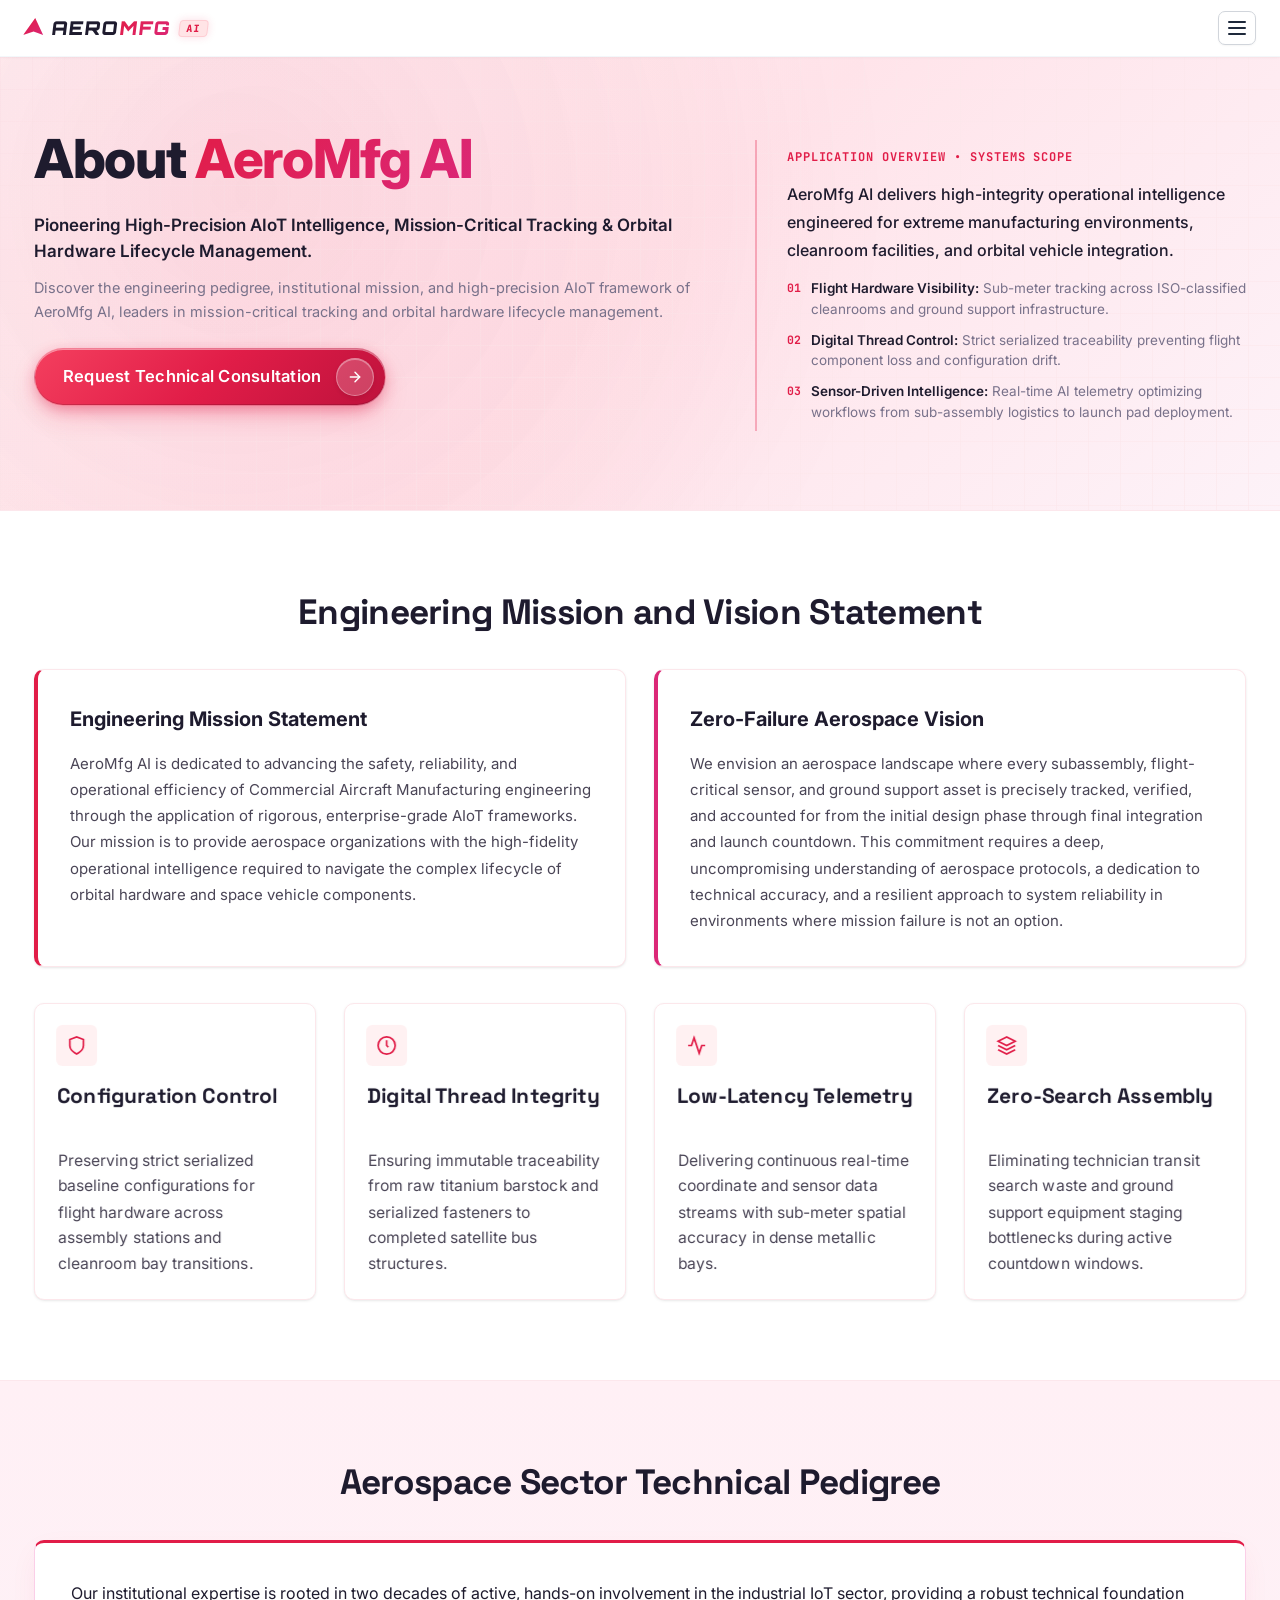
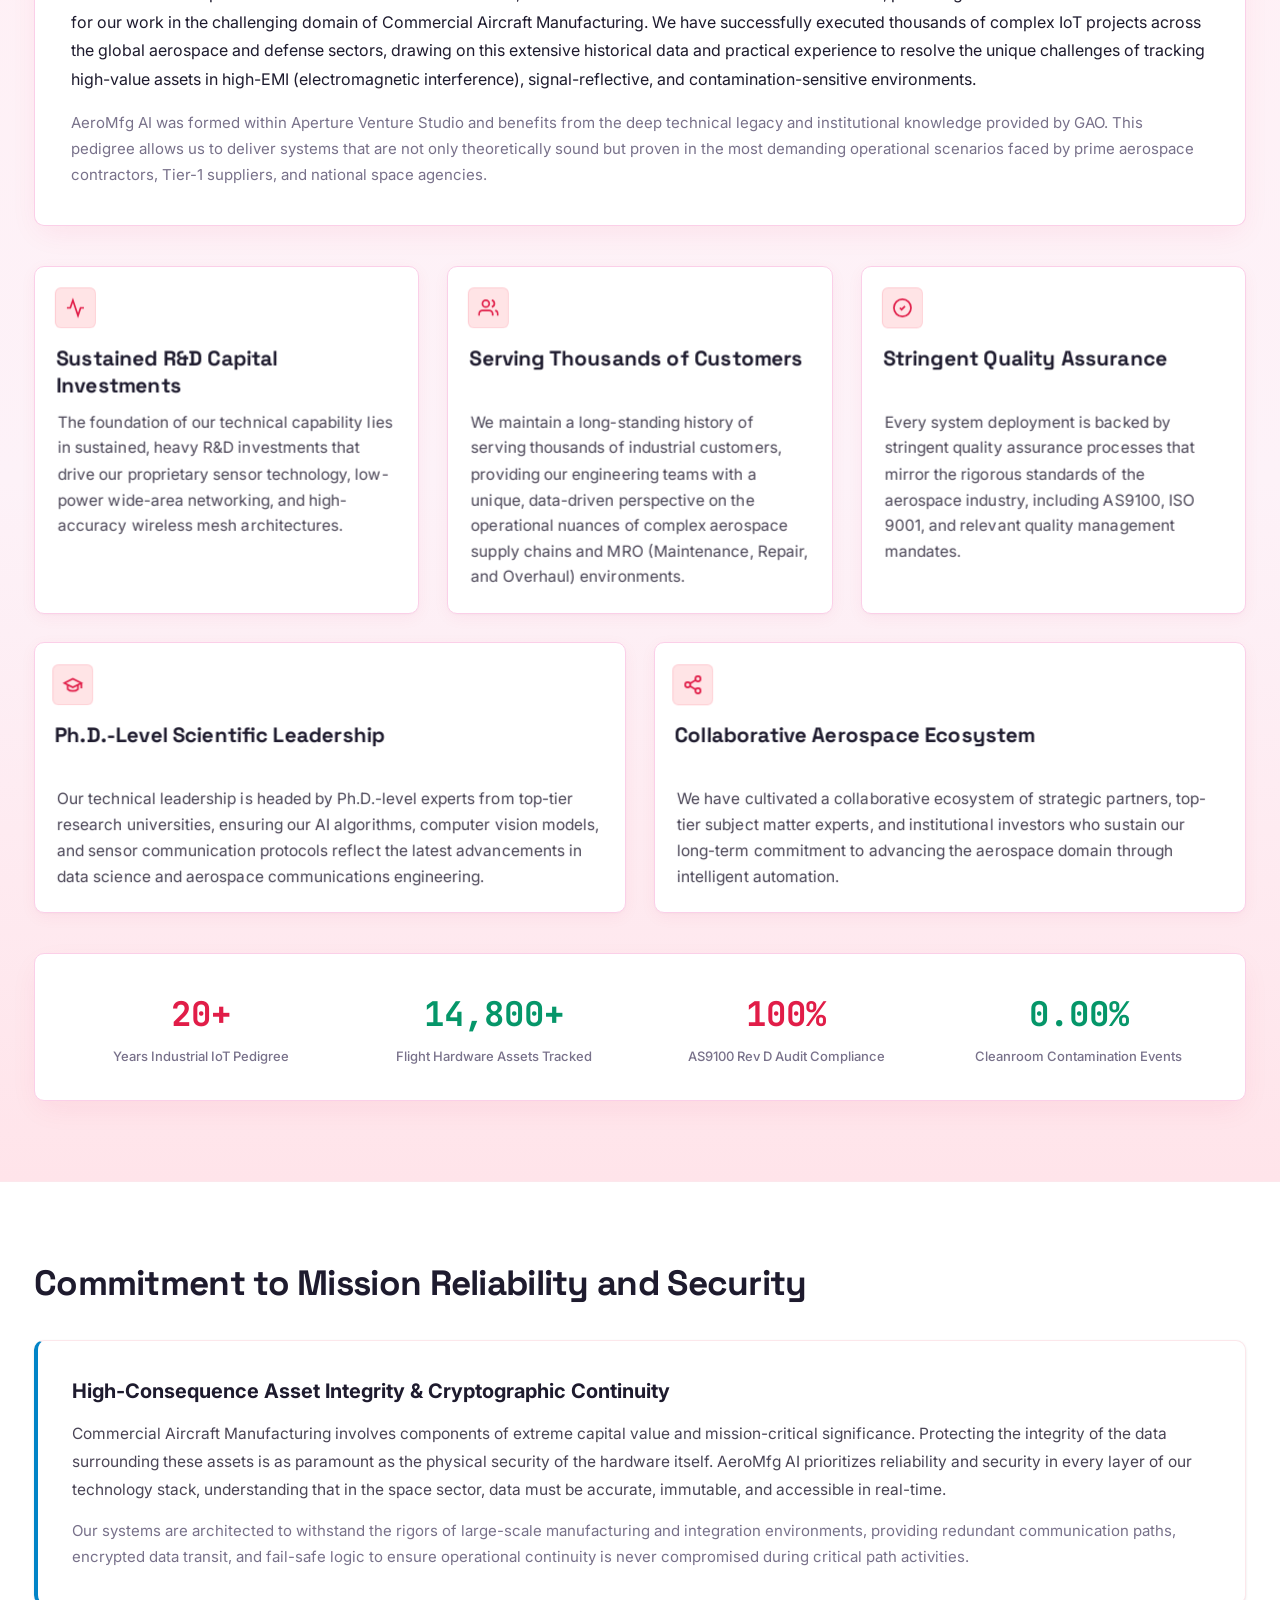
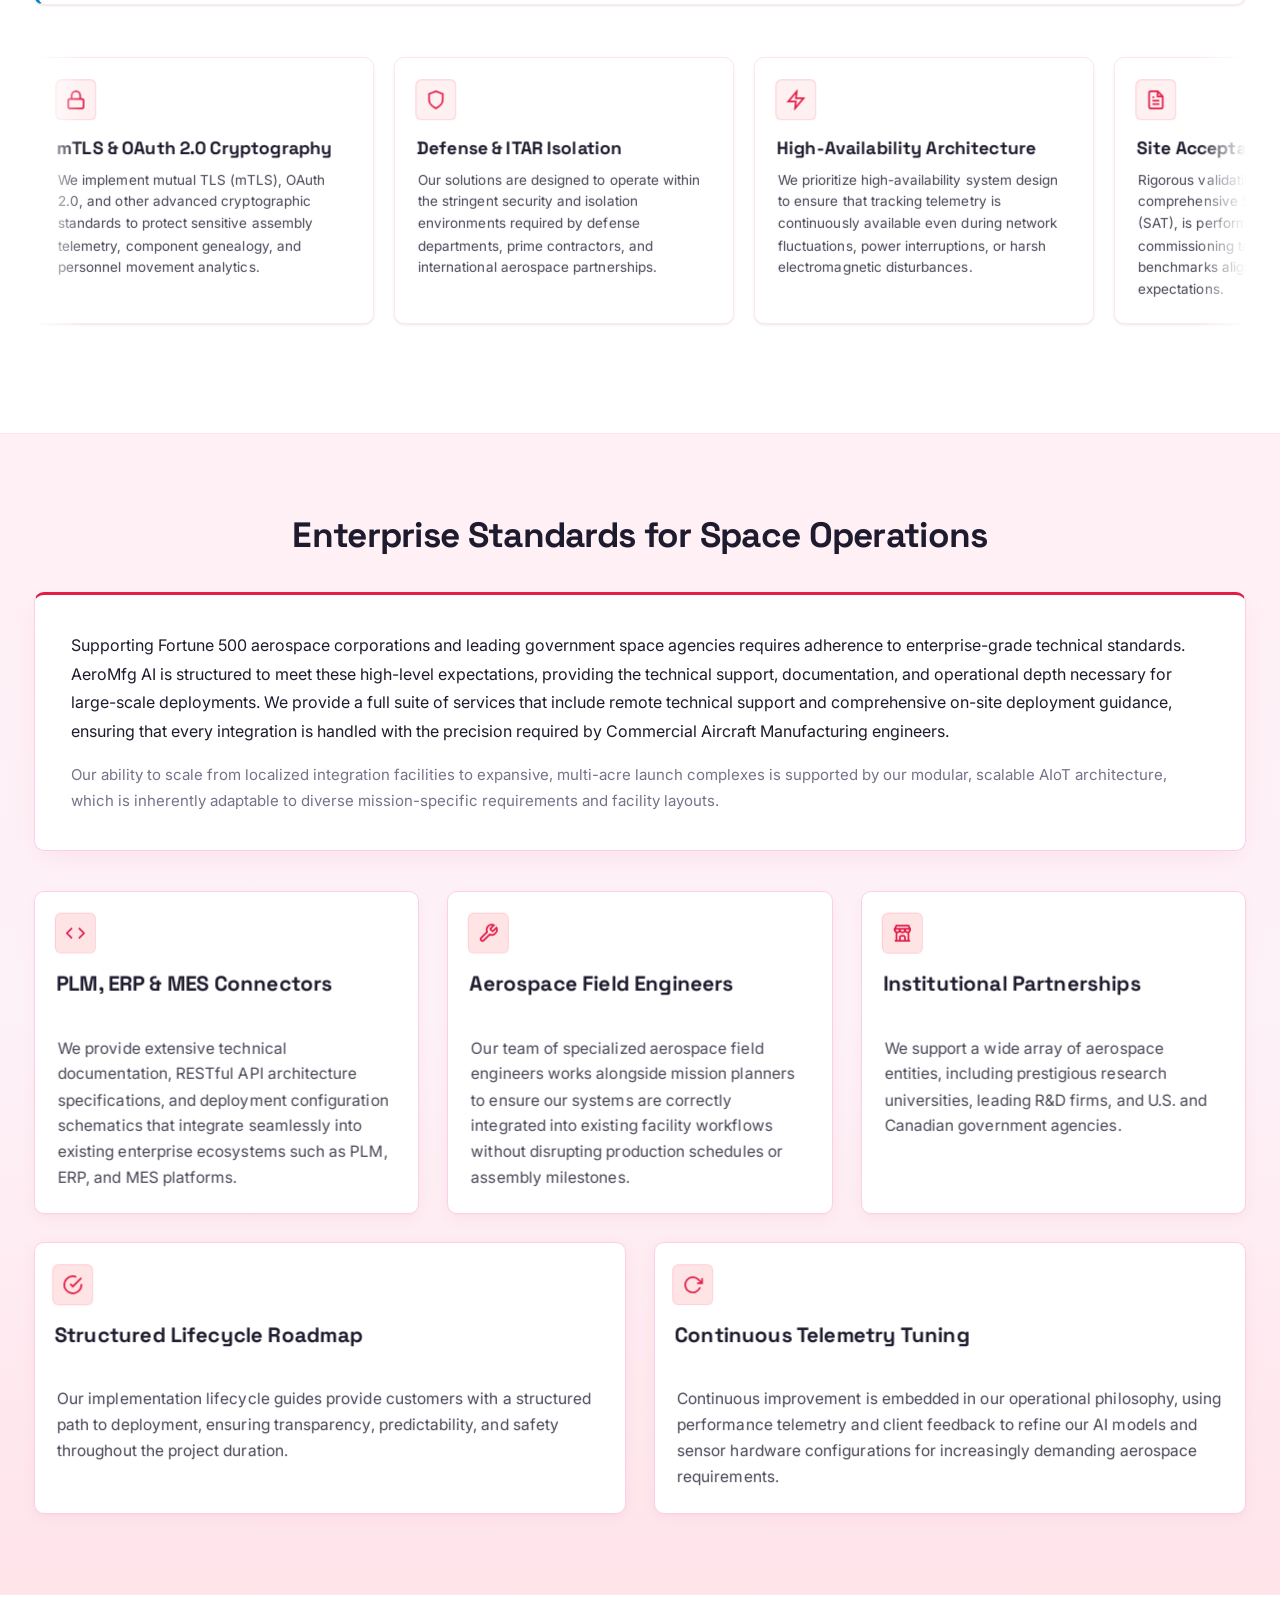
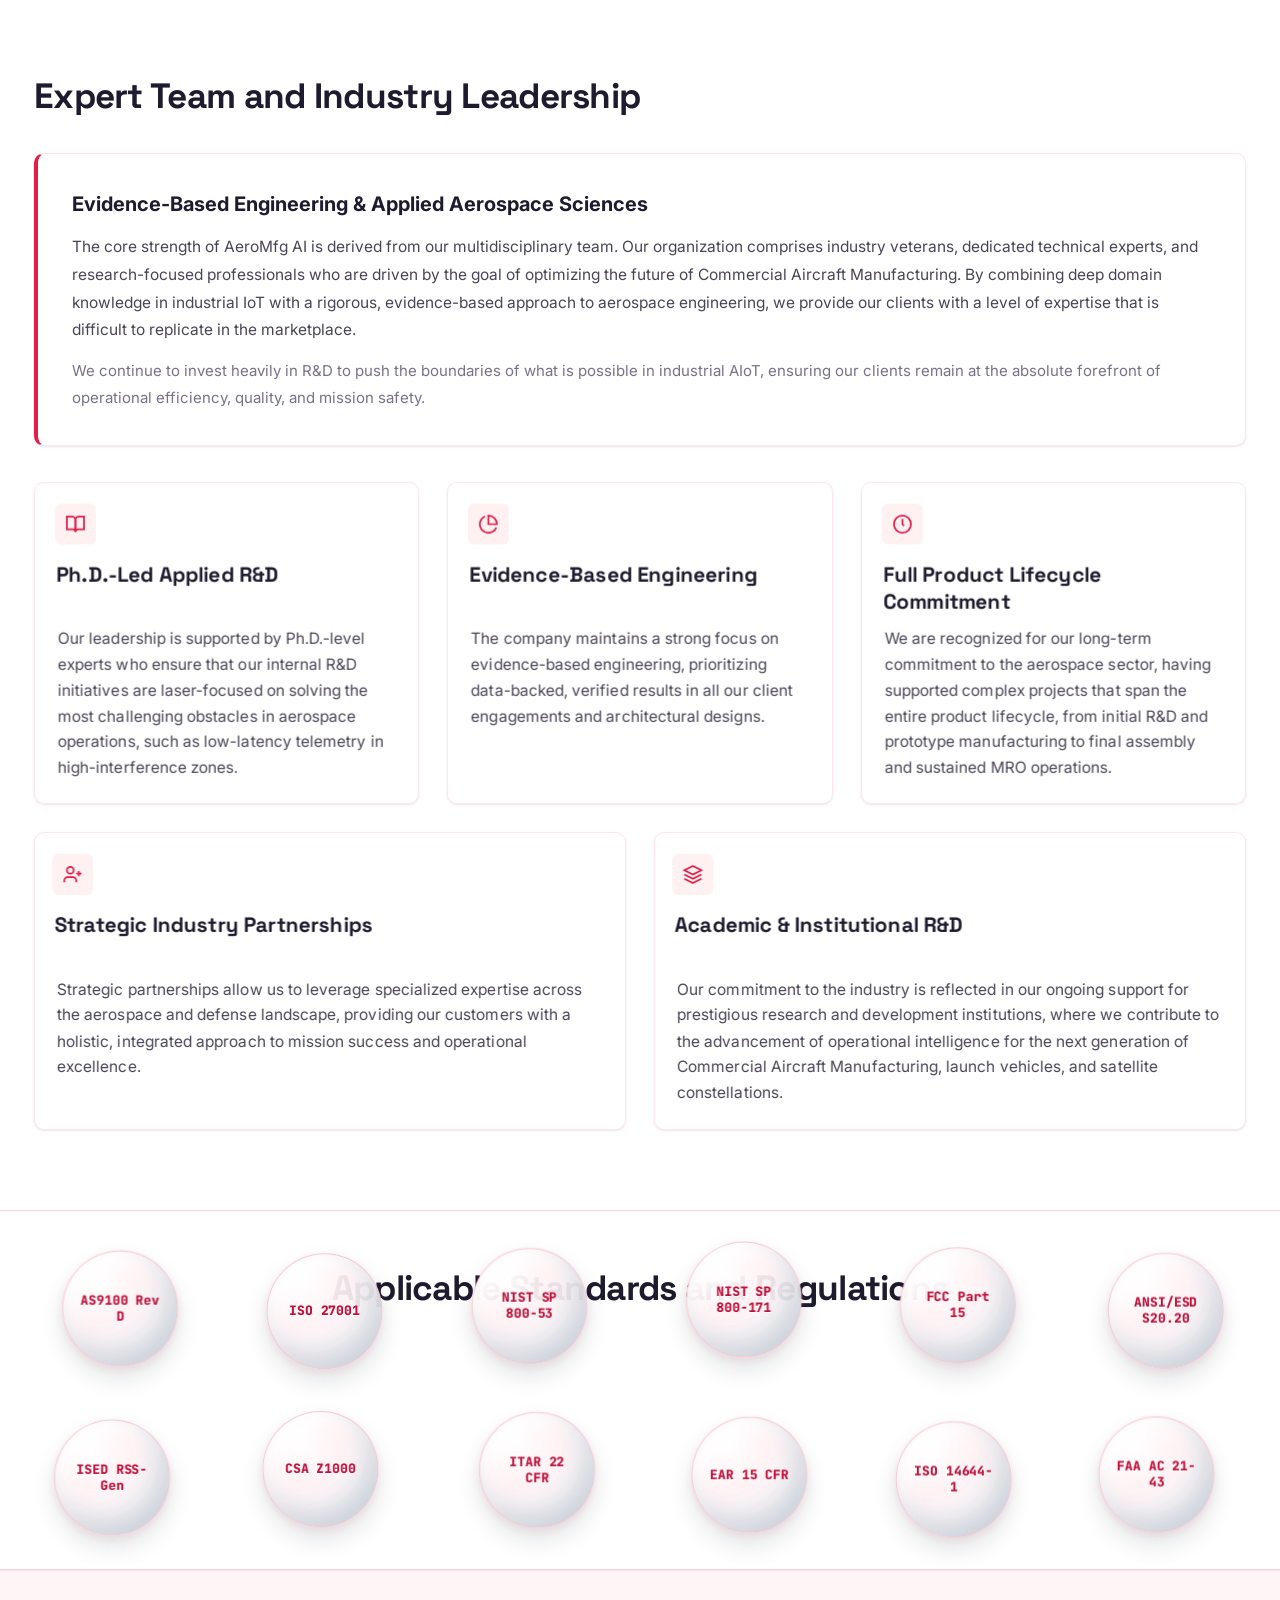
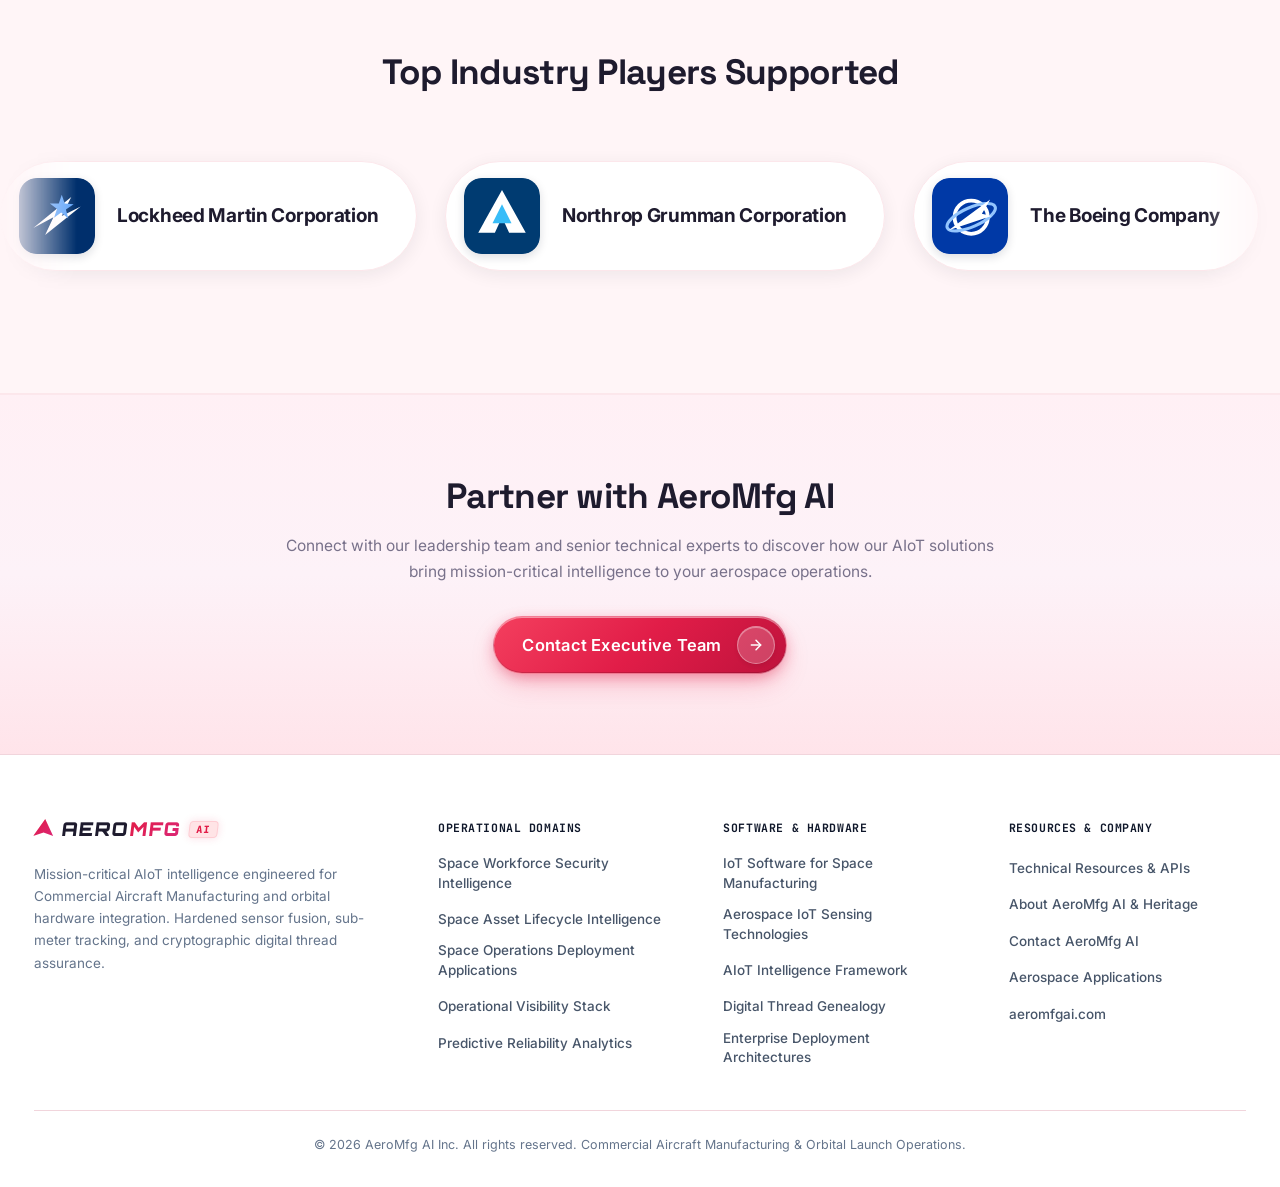
<file: about-aeromfgai-ai.html>
<!DOCTYPE html>
<html lang="en">
<head>
  <meta charset="UTF-8" />
  <meta name="viewport" content="width=device-width, initial-scale=1.0" />
  <title>About AeroMfg AI | Aerospace Intelligence, Orbital Hardware &amp; Commercial Aircraft Manufacturing Expertise</title>
  <meta name="description" content="Discover the engineering pedigree and institutional mission of AeroMfg AI, leaders in high-precision AIoT intelligence, mission-critical tracking, and orbital hardware lifecycle management." />
  <meta name="keywords" content="About AeroMfg AI, Aerospace Intelligence Expertise, Commercial Aircraft Manufacturing, Orbital Hardware Integration, Launch Vehicle Infrastructure, Aperture Venture Studio, GAO Heritage, AS9100 Rev D" />
  <meta name="theme-color" content="#fff5f7" />
  <link rel="canonical" href="https://aeromfgai.com/about-aeromfgai-ai" />

  <!-- Fonts -->
  <link rel="preconnect" href="https://fonts.googleapis.com" />
  <link rel="preconnect" href="https://fonts.gstatic.com" crossorigin />
  <link href="https://fonts.googleapis.com/css2?family=Orbitron:wght@700;800;900&family=Inter:wght@400;500;600;700&family=JetBrains+Mono:wght@400;500;600;700&family=Space+Grotesk:wght@600;700&display=swap" rel="stylesheet" />

  <!-- Stylesheet -->
  <link rel="stylesheet" href="styles.css" />

  <!-- JSON-LD Structured Data -->
  <script type="application/ld+json">
  {
    "@context": "https://schema.org",
    "@graph": [
      {
        "@type": "AboutPage",
        "@id": "https://aeromfgai.com/about-aeromfgai-ai#webpage",
        "url": "https://aeromfgai.com/about-aeromfgai-ai",
        "name": "About AeroMfg AI | Aerospace Intelligence & Commercial Aircraft Manufacturing Expertise",
        "description": "Discover the engineering pedigree and institutional mission of AeroMfg AI, leaders in high-precision AIoT intelligence and orbital hardware lifecycle management.",
        "isPartOf": {
          "@type": "WebSite",
          "@id": "https://aeromfgai.com/#website",
          "name": "AeroMfg AI",
          "url": "https://aeromfgai.com/"
        },
        "breadcrumb": {
          "@type": "BreadcrumbList",
          "itemListElement": [
            {
              "@type": "ListItem",
              "position": 1,
              "name": "Home",
              "item": "https://aeromfgai.com/"
            },
            {
              "@type": "ListItem",
              "position": 2,
              "name": "About AeroMfg AI",
              "item": "https://aeromfgai.com/about-aeromfgai-ai"
            }
          ]
        }
      },
      {
        "@type": "Organization",
        "@id": "https://aeromfgai.com/#organization",
        "name": "AeroMfg AI",
        "url": "https://aeromfgai.com/",
        "logo": "https://aeromfgai.com/assets/aeromfgai-logo.svg",
        "foundingLocation": "Aperture Venture Studio",
        "knowsAbout": [
          "Commercial Aircraft Manufacturing",
          "Orbital Hardware Integration",
          "Launch Vehicle Ground Support",
          "AIoT Sensor Architectures",
          "Cleanroom Contamination Control",
          "AS9100 Rev D Quality Management"
        ]
      }
    ]
  }
  </script>
</head>
<body>

  <!-- PURE CSS NAVIGATION DRAWER CONTROLLER (ZERO JAVASCRIPT) -->
  <input type="checkbox" id="drawer-toggle" class="drawer-toggle-input" />
  <div class="mobile-drawer-backdrop">
    <label for="drawer-toggle" class="mobile-drawer-overlay" aria-label="Close Navigation Menu"></label>
    <div class="mobile-drawer">
      <div class="mobile-drawer-head">
        <a href="index.html" class="brand-logo-link" title="AeroMfg AI">
          <span class="text-logo"><span class="delta-mark" aria-hidden="true"></span><span class="brand-text"><span class="text-aero">AERO</span><span class="text-mfg">MFG</span></span><span class="ai-chip">AI</span></span>
        </a>
        <label for="drawer-toggle" class="modal-close-btn" aria-label="Close Menu">&times;</label>
      </div>

      <nav class="mobile-nav-links">
        <a href="space-workforce-security-intelligence.html" class="mobile-nav-link">Space Workforce Security Intelligence</a>
        <a href="space-asset-lifecycle-intelligence.html" class="mobile-nav-link">Space Asset Lifecycle Intelligence</a>
        <a href="iot-software-space-manufacturing.html" class="mobile-nav-link">IoT Software for Space Manufacturing</a>
        <a href="aerospace-iot-sensing-technologies.html" class="mobile-nav-link">Aerospace IoT Sensing Technologies</a>
        <a href="space-operations-deployment-applications.html" class="mobile-nav-link">Space Operations Deployment Applications</a>
        <a href="technical-resources.html" class="mobile-nav-link">Technical Resources</a>
        <a href="about-aeromfgai-ai.html" class="mobile-nav-link active">About AeroMfg AI</a>
      </nav>

      <div style="margin-top: auto; padding-top: 20px; border-top: 1px solid var(--border-subtle); display: flex; flex-direction: column; gap: 10px;">
        <a href="contact-aeromfgai-ai.html" class="btn btn-primary" style="width: 100%;">Contact AeroMfg AI</a>
      </div>
    </div>
  </div>

  <!-- STICKY MINIMALIST HEADER -->
  <header class="site-header">
    <div class="container header-inner">
      <a href="index.html" class="brand-logo-link" title="AeroMfg AI">
        <span class="text-logo"><span class="delta-mark" aria-hidden="true"></span><span class="brand-text"><span class="text-aero">AERO</span><span class="text-mfg">MFG</span></span><span class="ai-chip">AI</span></span>
      </a>

      <!-- Minimalist Hamburger Menu Button -->
      <label for="drawer-toggle" class="header-hamburger-btn" aria-label="Toggle Navigation Menu">
        <span class="hamburger-bar"></span>
        <span class="hamburger-bar"></span>
        <span class="hamburger-bar"></span>
      </label>
    </div>
  </header>

  <main>
    <!-- SUBPAGE HERO SECTION (EXPANSIVE ARCHITECTURAL SPREAD) -->
    <section class="subpage-hero" id="overview" style="padding: 72px 0 68px; background: radial-gradient(circle at 18% 30%, rgba(225, 29, 72, 0.06) 0%, transparent 55%), linear-gradient(135deg, #fff5f7 0%, #ffe4ea 50%, #fdf2f8 100%); border-bottom: 1px solid #fce7ec;">
      <div class="container">
        <div class="contact-hero-spread">
          <!-- Left: Title, Tag & CTA -->
          <div>
            <h1 class="subpage-title contact-hero-heading">
              About <span class="hero-brand-accent">AeroMfg AI</span>
            </h1>

            <div style="font-size: 17px; font-weight: 600; color: var(--text-heading); line-height: 1.5; margin-bottom: 12px;">
              Pioneering High-Precision AIoT Intelligence, Mission-Critical Tracking &amp; Orbital Hardware Lifecycle Management.
            </div>
            <p style="font-size: 14.5px; line-height: 1.65; color: var(--text-muted); margin-bottom: 24px;">
              Discover the engineering pedigree, institutional mission, and high-precision AIoT framework of AeroMfg AI, leaders in mission-critical tracking and orbital hardware lifecycle management.
            </p>

            <div class="hero-btn-row" style="margin-top: 8px;">
              <a href="contact-aeromfgai-ai.html" class="hero-cta-btn">
                <span>Request Technical Consultation</span>
                <span class="cta-icon-circle" aria-hidden="true"><svg width="16" height="16" viewBox="0 0 24 24" fill="none" stroke="currentColor" stroke-width="2.2" stroke-linecap="round" stroke-linejoin="round" class="cta-arrow" aria-hidden="true"><line x1="5" y1="12" x2="19" y2="12"/><polyline points="12 5 19 12 12 19"/></svg></span>
              </a>
            </div>
          </div>

          <!-- Right: Application Overview Narrative with Architectural Accent -->
          <div class="contact-hero-right">
            <div class="contact-hero-context-title">
              Application Overview &bull; Systems Scope
            </div>
            <p class="contact-hero-lead-text" style="margin-bottom: 14px;">
              AeroMfg AI delivers high-integrity operational intelligence engineered for extreme manufacturing environments, cleanroom facilities, and orbital vehicle integration.
            </p>
            <div style="display: flex; flex-direction: column; gap: 10px;">
              <div style="display: flex; align-items: flex-start; gap: 10px; font-size: 13.5px; line-height: 1.55;">
                <span style="color: #e11d48; font-weight: 700; font-family: var(--font-mono); font-size: 11.5px; flex-shrink: 0; padding-top: 1px;">01</span>
                <div>
                  <strong style="color: var(--text-heading); font-weight: 600;">Flight Hardware Visibility:</strong>
                  <span style="color: var(--text-muted);"> Sub-meter tracking across ISO-classified cleanrooms and ground support infrastructure.</span>
                </div>
              </div>
              <div style="display: flex; align-items: flex-start; gap: 10px; font-size: 13.5px; line-height: 1.55;">
                <span style="color: #e11d48; font-weight: 700; font-family: var(--font-mono); font-size: 11.5px; flex-shrink: 0; padding-top: 1px;">02</span>
                <div>
                  <strong style="color: var(--text-heading); font-weight: 600;">Digital Thread Control:</strong>
                  <span style="color: var(--text-muted);"> Strict serialized traceability preventing flight component loss and configuration drift.</span>
                </div>
              </div>
              <div style="display: flex; align-items: flex-start; gap: 10px; font-size: 13.5px; line-height: 1.55;">
                <span style="color: #e11d48; font-weight: 700; font-family: var(--font-mono); font-size: 11.5px; flex-shrink: 0; padding-top: 1px;">03</span>
                <div>
                  <strong style="color: var(--text-heading); font-weight: 600;">Sensor-Driven Intelligence:</strong>
                  <span style="color: var(--text-muted);"> Real-time AI telemetry optimizing workflows from sub-assembly logistics to launch pad deployment.</span>
                </div>
              </div>
            </div>
          </div>
        </div>
      </div>
    </section>

    <!-- SECTION 1: ENGINEERING MISSION AND VISION STATEMENT -->
    <section class="section-wrap" id="mission-vision">
      <div class="container">
        <div class="section-intro text-center">
          <h2 class="section-heading-lg">Engineering Mission and Vision Statement</h2>
        </div>

        <!-- 2 Executive Architecture Panels -->
        <div class="text-two-col" style="margin-bottom: 36px; gap: 28px;">
          <article style="background: #ffffff; padding: 32px; border-radius: var(--radius-md); border: 1px solid var(--border-subtle); border-left: 4px solid var(--brand-blue); box-shadow: var(--shadow-card); display: flex; flex-direction: column; justify-content: flex-start; height: 100%;">
            <h3 style="font-size: 20px; font-weight: 700; color: var(--text-heading); margin-bottom: 14px;">
              Engineering Mission Statement
            </h3>
            <p style="font-size: 15px; line-height: 1.75; color: var(--text-body); margin: 0;">
              AeroMfg AI is dedicated to advancing the safety, reliability, and operational efficiency of Commercial Aircraft Manufacturing engineering through the application of rigorous, enterprise-grade AIoT frameworks. Our mission is to provide aerospace organizations with the high-fidelity operational intelligence required to navigate the complex lifecycle of orbital hardware and space vehicle components.
            </p>
          </article>

          <article style="background: #ffffff; padding: 32px; border-radius: var(--radius-md); border: 1px solid var(--border-subtle); border-left: 4px solid var(--brand-cyan); box-shadow: var(--shadow-card); display: flex; flex-direction: column; justify-content: flex-start; height: 100%;">
            <h3 style="font-size: 20px; font-weight: 700; color: var(--text-heading); margin-bottom: 14px;">
              Zero-Failure Aerospace Vision
            </h3>
            <p style="font-size: 15px; line-height: 1.75; color: var(--text-body); margin: 0;">
              We envision an aerospace landscape where every subassembly, flight-critical sensor, and ground support asset is precisely tracked, verified, and accounted for from the initial design phase through final integration and launch countdown. This commitment requires a deep, uncompromising understanding of aerospace protocols, a dedication to technical accuracy, and a resilient approach to system reliability in environments where mission failure is not an option.
            </p>
          </article>
        </div>

        <!-- 4 Foundational Pillars Grid -->
        <div class="module-grid-4">
          <article class="module-card">
            <div class="module-card-icon" aria-hidden="true">
              <svg width="20" height="20" viewBox="0 0 24 24" fill="none" stroke="currentColor" stroke-width="2"><path d="M12 22s8-4 8-10V5l-8-3-8 3v7c0 6 8 10 8 10z"/></svg>
            </div>
            <h3 class="module-card-title">Configuration Control</h3>
            <p class="module-card-text">
              Preserving strict serialized baseline configurations for flight hardware across assembly stations and cleanroom bay transitions.
            </p>
          </article>

          <article class="module-card">
            <div class="module-card-icon" aria-hidden="true">
              <svg width="20" height="20" viewBox="0 0 24 24" fill="none" stroke="currentColor" stroke-width="2"><circle cx="12" cy="12" r="10"/><polyline points="12 6 12 12 14 14"/></svg>
            </div>
            <h3 class="module-card-title">Digital Thread Integrity</h3>
            <p class="module-card-text">
              Ensuring immutable traceability from raw titanium barstock and serialized fasteners to completed satellite bus structures.
            </p>
          </article>

          <article class="module-card">
            <div class="module-card-icon" aria-hidden="true">
              <svg width="20" height="20" viewBox="0 0 24 24" fill="none" stroke="currentColor" stroke-width="2"><path d="M22 12h-4l-3 9L9 3l-3 9H2"/></svg>
            </div>
            <h3 class="module-card-title">Low-Latency Telemetry</h3>
            <p class="module-card-text">
              Delivering continuous real-time coordinate and sensor data streams with sub-meter spatial accuracy in dense metallic bays.
            </p>
          </article>

          <article class="module-card">
            <div class="module-card-icon" aria-hidden="true">
              <svg width="20" height="20" viewBox="0 0 24 24" fill="none" stroke="currentColor" stroke-width="2"><polygon points="12 2 2 7 12 12 22 7 12 2"/><polyline points="2 17 12 22 22 17"/><polyline points="2 12 12 17 22 12"/></svg>
            </div>
            <h3 class="module-card-title">Zero-Search Assembly</h3>
            <p class="module-card-text">
              Eliminating technician transit search waste and ground support equipment staging bottlenecks during active countdown windows.
            </p>
          </article>
        </div>
      </div>
    </section>

    <!-- SECTION 2: AEROSPACE SECTOR TECHNICAL PEDIGREE (DARK THEME) -->
    <section class="section-wrap dark-bg" id="pedigree">
      <div class="container">
        <div class="section-intro text-center">
          <h2 class="section-heading-lg">Aerospace Sector Technical Pedigree</h2>
        </div>

        <!-- Institutional Heritage Narrative Box -->
        <article style="background: #ffffff; border: 1px solid #fbcfe8; border-top: 3px solid #e11d48; border-radius: var(--radius-md); padding: 36px; box-shadow: 0 10px 30px -5px rgba(225, 29, 72, 0.08); margin-bottom: 40px;">
          <p style="font-size: 16px; line-height: 1.8; color: var(--text-heading); margin-bottom: 16px;">
            Our institutional expertise is rooted in two decades of active, hands-on involvement in the industrial IoT sector, providing a robust technical foundation for our work in the challenging domain of Commercial Aircraft Manufacturing. We have successfully executed thousands of complex IoT projects across the global aerospace and defense sectors, drawing on this extensive historical data and practical experience to resolve the unique challenges of tracking high-value assets in high-EMI (electromagnetic interference), signal-reflective, and contamination-sensitive environments.
          </p>
          <p style="font-size: 15px; line-height: 1.75; color: var(--text-muted); margin: 0;">
            AeroMfg AI was formed within Aperture Venture Studio and benefits from the deep technical legacy and institutional knowledge provided by GAO. This pedigree allows us to deliver systems that are not only theoretically sound but proven in the most demanding operational scenarios faced by prime aerospace contractors, Tier-1 suppliers, and national space agencies.
          </p>
        </article>

        <!-- 5 Pedigree Technical Cards Grid -->
        <div class="module-grid-5" style="margin-bottom: 40px;">
          <article class="module-card">
            <div class="module-card-icon" aria-hidden="true">
              <svg width="20" height="20" viewBox="0 0 24 24" fill="none" stroke="currentColor" stroke-width="2"><polyline points="22 12 18 12 15 21 9 3 6 12 2 12"/></svg>
            </div>
            <h3 class="module-card-title">Sustained R&amp;D Capital Investments</h3>
            <p class="module-card-text">
              The foundation of our technical capability lies in sustained, heavy R&amp;D investments that drive our proprietary sensor technology, low-power wide-area networking, and high-accuracy wireless mesh architectures.
            </p>
          </article>

          <article class="module-card">
            <div class="module-card-icon" aria-hidden="true">
              <svg width="20" height="20" viewBox="0 0 24 24" fill="none" stroke="currentColor" stroke-width="2"><path d="M17 21v-2a4 4 0 0 0-4-4H5a4 4 0 0 0-4 4v2"/><circle cx="9" cy="7" r="4"/><path d="M23 21v-2a4 4 0 0 0-3-3.87"/><path d="M16 3.13a4 4 0 0 1 0 7.75"/></svg>
            </div>
            <h3 class="module-card-title">Serving Thousands of Customers</h3>
            <p class="module-card-text">
              We maintain a long-standing history of serving thousands of industrial customers, providing our engineering teams with a unique, data-driven perspective on the operational nuances of complex aerospace supply chains and MRO (Maintenance, Repair, and Overhaul) environments.
            </p>
          </article>

          <article class="module-card">
            <div class="module-card-icon" aria-hidden="true">
              <svg width="20" height="20" viewBox="0 0 24 24" fill="none" stroke="currentColor" stroke-width="2"><circle cx="12" cy="12" r="10"/><path d="m9 12 2 2 4-4"/></svg>
            </div>
            <h3 class="module-card-title">Stringent Quality Assurance</h3>
            <p class="module-card-text">
              Every system deployment is backed by stringent quality assurance processes that mirror the rigorous standards of the aerospace industry, including AS9100, ISO 9001, and relevant quality management mandates.
            </p>
          </article>

          <article class="module-card">
            <div class="module-card-icon" aria-hidden="true">
              <svg width="20" height="20" viewBox="0 0 24 24" fill="none" stroke="currentColor" stroke-width="2"><path d="M22 10v6M2 10l10-5 10 5-10 5z"/><path d="M6 12v5c3 3 9 3 12 0v-5"/></svg>
            </div>
            <h3 class="module-card-title">Ph.D.-Level Scientific Leadership</h3>
            <p class="module-card-text">
              Our technical leadership is headed by Ph.D.-level experts from top-tier research universities, ensuring our AI algorithms, computer vision models, and sensor communication protocols reflect the latest advancements in data science and aerospace communications engineering.
            </p>
          </article>

          <article class="module-card">
            <div class="module-card-icon" aria-hidden="true">
              <svg width="20" height="20" viewBox="0 0 24 24" fill="none" stroke="currentColor" stroke-width="2"><circle cx="18" cy="5" r="3"/><circle cx="6" cy="12" r="3"/><circle cx="18" cy="19" r="3"/><line x1="8.59" y1="13.51" x2="15.42" y2="17.49"/><line x1="15.41" y1="6.51" x2="8.59" y2="10.49"/></svg>
            </div>
            <h3 class="module-card-title">Collaborative Aerospace Ecosystem</h3>
            <p class="module-card-text">
              We have cultivated a collaborative ecosystem of strategic partners, top-tier subject matter experts, and institutional investors who sustain our long-term commitment to advancing the aerospace domain through intelligent automation.
            </p>
          </article>
        </div>

        <!-- Verified Credibility Metric Strip -->
        <div style="background: #ffffff; border: 1px solid #fbcfe8; border-radius: var(--radius-md); padding: 32px; box-shadow: 0 10px 30px -5px rgba(225, 29, 72, 0.08);">
          <div class="about-metrics-strip">
            <div>
              <div style="font-family: var(--font-mono); font-size: 34px; font-weight: 700; color: #e11d48; margin-bottom: 4px;">20+</div>
              <div style="font-size: 13px; color: var(--text-muted); font-weight: 500;">Years Industrial IoT Pedigree</div>
            </div>
            <div>
              <div style="font-family: var(--font-mono); font-size: 34px; font-weight: 700; color: #059669; margin-bottom: 4px;">14,800+</div>
              <div style="font-size: 13px; color: var(--text-muted); font-weight: 500;">Flight Hardware Assets Tracked</div>
            </div>
            <div>
              <div style="font-family: var(--font-mono); font-size: 34px; font-weight: 700; color: #e11d48; margin-bottom: 4px;">100%</div>
              <div style="font-size: 13px; color: var(--text-muted); font-weight: 500;">AS9100 Rev D Audit Compliance</div>
            </div>
            <div>
              <div style="font-family: var(--font-mono); font-size: 34px; font-weight: 700; color: #059669; margin-bottom: 4px;">0.00%</div>
              <div style="font-size: 13px; color: var(--text-muted); font-weight: 500;">Cleanroom Contamination Events</div>
            </div>
          </div>
        </div>
      </div>
    </section>

    <!-- SECTION 3: COMMITMENT TO MISSION RELIABILITY AND SECURITY -->
    <section class="section-wrap" id="reliability-security">
      <div class="container">
        <div class="section-intro">
          <h2 class="section-heading-lg">Commitment to Mission Reliability and Security</h2>
        </div>

        <!-- Executive Narrative Card -->
        <article style="background: #ffffff; padding: 34px; border-radius: var(--radius-md); border: 1px solid var(--border-subtle); border-left: 4px solid #0284c7; box-shadow: var(--shadow-card); margin-bottom: 36px;">
          <h3 style="font-size: 20px; font-weight: 700; color: var(--text-heading); margin-bottom: 12px;">
            High-Consequence Asset Integrity &amp; Cryptographic Continuity
          </h3>
          <p style="font-size: 15.5px; line-height: 1.8; color: var(--text-body); margin-bottom: 14px;">
            Commercial Aircraft Manufacturing involves components of extreme capital value and mission-critical significance. Protecting the integrity of the data surrounding these assets is as paramount as the physical security of the hardware itself. AeroMfg AI prioritizes reliability and security in every layer of our technology stack, understanding that in the space sector, data must be accurate, immutable, and accessible in real-time.
          </p>
          <p style="font-size: 15px; line-height: 1.75; color: var(--text-muted); margin: 0;">
            Our systems are architected to withstand the rigors of large-scale manufacturing and integration environments, providing redundant communication paths, encrypted data transit, and fail-safe logic to ensure operational continuity is never compromised during critical path activities.
          </p>
        </article>

        <!-- Horizontal Auto-Moving Technical Feature Cards Track (Left to Right) -->
        <div class="marquee-slider-wrap" aria-label="Commitment to mission reliability and security feature cards">
          <div class="marquee-group">
            <article class="module-card">
              <div class="module-card-icon" aria-hidden="true">
                <svg width="20" height="20" viewBox="0 0 24 24" fill="none" stroke="currentColor" stroke-width="2"><rect x="3" y="11" width="18" height="11" rx="2" ry="2"/><path d="M7 11V7a5 5 0 0 1 10 0v4"/></svg>
              </div>
              <h3 class="module-card-title">mTLS &amp; OAuth 2.0 Cryptography</h3>
              <p class="module-card-text">
                We implement mutual TLS (mTLS), OAuth 2.0, and other advanced cryptographic standards to protect sensitive assembly telemetry, component genealogy, and personnel movement analytics.
              </p>
            </article>

            <article class="module-card">
              <div class="module-card-icon" aria-hidden="true">
                <svg width="20" height="20" viewBox="0 0 24 24" fill="none" stroke="currentColor" stroke-width="2"><path d="M12 22s8-4 8-10V5l-8-3-8 3v7c0 6 8 10 8 10z"/></svg>
              </div>
              <h3 class="module-card-title">Defense &amp; ITAR Isolation</h3>
              <p class="module-card-text">
                Our solutions are designed to operate within the stringent security and isolation environments required by defense departments, prime contractors, and international aerospace partnerships.
              </p>
            </article>

            <article class="module-card">
              <div class="module-card-icon" aria-hidden="true">
                <svg width="20" height="20" viewBox="0 0 24 24" fill="none" stroke="currentColor" stroke-width="2"><polygon points="13 2 3 14 12 14 11 22 21 10 12 10 13 2"/></svg>
              </div>
              <h3 class="module-card-title">High-Availability Architecture</h3>
              <p class="module-card-text">
                We prioritize high-availability system design to ensure that tracking telemetry is continuously available even during network fluctuations, power interruptions, or harsh electromagnetic disturbances.
              </p>
            </article>

            <article class="module-card">
              <div class="module-card-icon" aria-hidden="true">
                <svg width="20" height="20" viewBox="0 0 24 24" fill="none" stroke="currentColor" stroke-width="2"><path d="M14 2H6a2 2 0 0 0-2 2v16a2 2 0 0 0 2 2h12a2 2 0 0 0 2-2V8z"/><polyline points="14 2 14 8 20 8"/><line x1="16" y1="13" x2="8" y2="13"/><line x1="16" y1="17" x2="8" y2="17"/><polyline points="10 9 9 9 8 9"/></svg>
              </div>
              <h3 class="module-card-title">Site Acceptance Testing (SAT)</h3>
              <p class="module-card-text">
                Rigorous validation testing, including comprehensive Site Acceptance Testing (SAT), is performed prior to system commissioning to ensure that performance benchmarks align with mission-critical expectations.
              </p>
            </article>

            <article class="module-card">
              <div class="module-card-icon" aria-hidden="true">
                <svg width="20" height="20" viewBox="0 0 24 24" fill="none" stroke="currentColor" stroke-width="2"><circle cx="12" cy="12" r="10"/><polyline points="12 6 12 12 14 14"/></svg>
              </div>
              <h3 class="module-card-title">Verifiable Audit Trail Logging</h3>
              <p class="module-card-text">
                Our approach to data transparency includes exhaustive audit trail logging, providing stakeholders with a verifiable, time-stamped history of all interactions with flight-ready hardware and GSE.
              </p>
            </article>
          </div>

          <!-- Duplicate group for infinite seamless scroll -->
          <div class="marquee-group" aria-hidden="true">
            <article class="module-card">
              <div class="module-card-icon" aria-hidden="true">
                <svg width="20" height="20" viewBox="0 0 24 24" fill="none" stroke="currentColor" stroke-width="2"><rect x="3" y="11" width="18" height="11" rx="2" ry="2"/><path d="M7 11V7a5 5 0 0 1 10 0v4"/></svg>
              </div>
              <h3 class="module-card-title">mTLS &amp; OAuth 2.0 Cryptography</h3>
              <p class="module-card-text">
                We implement mutual TLS (mTLS), OAuth 2.0, and other advanced cryptographic standards to protect sensitive assembly telemetry, component genealogy, and personnel movement analytics.
              </p>
            </article>

            <article class="module-card">
              <div class="module-card-icon" aria-hidden="true">
                <svg width="20" height="20" viewBox="0 0 24 24" fill="none" stroke="currentColor" stroke-width="2"><path d="M12 22s8-4 8-10V5l-8-3-8 3v7c0 6 8 10 8 10z"/></svg>
              </div>
              <h3 class="module-card-title">Defense &amp; ITAR Isolation</h3>
              <p class="module-card-text">
                Our solutions are designed to operate within the stringent security and isolation environments required by defense departments, prime contractors, and international aerospace partnerships.
              </p>
            </article>

            <article class="module-card">
              <div class="module-card-icon" aria-hidden="true">
                <svg width="20" height="20" viewBox="0 0 24 24" fill="none" stroke="currentColor" stroke-width="2"><polygon points="13 2 3 14 12 14 11 22 21 10 12 10 13 2"/></svg>
              </div>
              <h3 class="module-card-title">High-Availability Architecture</h3>
              <p class="module-card-text">
                We prioritize high-availability system design to ensure that tracking telemetry is continuously available even during network fluctuations, power interruptions, or harsh electromagnetic disturbances.
              </p>
            </article>

            <article class="module-card">
              <div class="module-card-icon" aria-hidden="true">
                <svg width="20" height="20" viewBox="0 0 24 24" fill="none" stroke="currentColor" stroke-width="2"><path d="M14 2H6a2 2 0 0 0-2 2v16a2 2 0 0 0 2 2h12a2 2 0 0 0 2-2V8z"/><polyline points="14 2 14 8 20 8"/><line x1="16" y1="13" x2="8" y2="13"/><line x1="16" y1="17" x2="8" y2="17"/><polyline points="10 9 9 9 8 9"/></svg>
              </div>
              <h3 class="module-card-title">Site Acceptance Testing (SAT)</h3>
              <p class="module-card-text">
                Rigorous validation testing, including comprehensive Site Acceptance Testing (SAT), is performed prior to system commissioning to ensure that performance benchmarks align with mission-critical expectations.
              </p>
            </article>

            <article class="module-card">
              <div class="module-card-icon" aria-hidden="true">
                <svg width="20" height="20" viewBox="0 0 24 24" fill="none" stroke="currentColor" stroke-width="2"><circle cx="12" cy="12" r="10"/><polyline points="12 6 12 12 14 14"/></svg>
              </div>
              <h3 class="module-card-title">Verifiable Audit Trail Logging</h3>
              <p class="module-card-text">
                Our approach to data transparency includes exhaustive audit trail logging, providing stakeholders with a verifiable, time-stamped history of all interactions with flight-ready hardware and GSE.
              </p>
            </article>
          </div>
        </div>
      </div>
    </section>

    <!-- SECTION 4: ENTERPRISE STANDARDS FOR SPACE OPERATIONS (DARK THEME) -->
    <section class="section-wrap dark-bg" id="enterprise-standards">
      <div class="container">
        <div class="section-intro text-center">
          <h2 class="section-heading-lg">Enterprise Standards for Space Operations</h2>
        </div>

        <!-- Executive Narrative Card -->
        <article style="background: #ffffff; border: 1px solid #fbcfe8; border-top: 3px solid #e11d48; border-radius: var(--radius-md); padding: 36px; box-shadow: 0 10px 30px -5px rgba(225, 29, 72, 0.08); margin-bottom: 40px;">
          <p style="font-size: 16px; line-height: 1.8; color: var(--text-heading); margin-bottom: 16px;">
            Supporting Fortune 500 aerospace corporations and leading government space agencies requires adherence to enterprise-grade technical standards. AeroMfg AI is structured to meet these high-level expectations, providing the technical support, documentation, and operational depth necessary for large-scale deployments. We provide a full suite of services that include remote technical support and comprehensive on-site deployment guidance, ensuring that every integration is handled with the precision required by Commercial Aircraft Manufacturing engineers.
          </p>
          <p style="font-size: 15px; line-height: 1.75; color: var(--text-muted); margin: 0;">
            Our ability to scale from localized integration facilities to expansive, multi-acre launch complexes is supported by our modular, scalable AIoT architecture, which is inherently adaptable to diverse mission-specific requirements and facility layouts.
          </p>
        </article>

        <!-- 5 Enterprise Execution Framework Cards Grid -->
        <div class="module-grid-5">
          <article class="module-card">
            <div class="module-card-icon" aria-hidden="true">
              <svg width="20" height="20" viewBox="0 0 24 24" fill="none" stroke="currentColor" stroke-width="2"><polyline points="16 18 22 12 16 6"/><polyline points="8 6 2 12 8 18"/></svg>
            </div>
            <h3 class="module-card-title">PLM, ERP &amp; MES Connectors</h3>
            <p class="module-card-text">
              We provide extensive technical documentation, RESTful API architecture specifications, and deployment configuration schematics that integrate seamlessly into existing enterprise ecosystems such as PLM, ERP, and MES platforms.
            </p>
          </article>

          <article class="module-card">
            <div class="module-card-icon" aria-hidden="true">
              <svg width="20" height="20" viewBox="0 0 24 24" fill="none" stroke="currentColor" stroke-width="2"><path d="M14.7 6.3a1 1 0 0 0 0 1.4l1.6 1.6a1 1 0 0 0 1.4 0l3.77-3.77a6 6 0 0 1-7.94 7.94l-6.91 6.91a2.12 2.12 0 0 1-3-3l6.91-6.91a6 6 0 0 1 7.94-7.94l-3.76 3.76z"/></svg>
            </div>
            <h3 class="module-card-title">Aerospace Field Engineers</h3>
            <p class="module-card-text">
              Our team of specialized aerospace field engineers works alongside mission planners to ensure our systems are correctly integrated into existing facility workflows without disrupting production schedules or assembly milestones.
            </p>
          </article>

          <article class="module-card">
            <div class="module-card-icon" aria-hidden="true">
              <svg width="20" height="20" viewBox="0 0 24 24" fill="none" stroke="currentColor" stroke-width="2"><path d="M3 21h18M3 7v1a3 3 0 0 0 6 0V7m0 1a3 3 0 0 0 6 0V7m0 1a3 3 0 0 0 6 0V7H3l2-4h14l2 4M5 21V10.85M19 21V10.85M9 21v-4a2 2 0 0 1 2-2h2a2 2 0 0 1 2 2v4"/></svg>
            </div>
            <h3 class="module-card-title">Institutional Partnerships</h3>
            <p class="module-card-text">
              We support a wide array of aerospace entities, including prestigious research universities, leading R&amp;D firms, and U.S. and Canadian government agencies.
            </p>
          </article>

          <article class="module-card">
            <div class="module-card-icon" aria-hidden="true">
              <svg width="20" height="20" viewBox="0 0 24 24" fill="none" stroke="currentColor" stroke-width="2"><path d="M22 11.08V12a10 10 0 1 1-5.93-9.14"/><polyline points="22 4 12 14.01 9 11.01"/></svg>
            </div>
            <h3 class="module-card-title">Structured Lifecycle Roadmap</h3>
            <p class="module-card-text">
              Our implementation lifecycle guides provide customers with a structured path to deployment, ensuring transparency, predictability, and safety throughout the project duration.
            </p>
          </article>

          <article class="module-card">
            <div class="module-card-icon" aria-hidden="true">
              <svg width="20" height="20" viewBox="0 0 24 24" fill="none" stroke="currentColor" stroke-width="2"><polyline points="23 4 23 10 17 10"/><path d="M20.49 15a9 9 0 1 1-2.12-9.36L23 10"/></svg>
            </div>
            <h3 class="module-card-title">Continuous Telemetry Tuning</h3>
            <p class="module-card-text">
              Continuous improvement is embedded in our operational philosophy, using performance telemetry and client feedback to refine our AI models and sensor hardware configurations for increasingly demanding aerospace requirements.
            </p>
          </article>
        </div>
      </div>
    </section>

    <!-- SECTION 5: EXPERT TEAM AND INDUSTRY LEADERSHIP -->
    <section class="section-wrap" id="team-leadership">
      <div class="container">
        <div class="section-intro">
          <h2 class="section-heading-lg">Expert Team and Industry Leadership</h2>
        </div>

        <!-- Executive Narrative Card -->
        <article style="background: #ffffff; padding: 34px; border-radius: var(--radius-md); border: 1px solid var(--border-subtle); border-left: 4px solid var(--brand-blue); box-shadow: var(--shadow-card); margin-bottom: 36px;">
          <h3 style="font-size: 20px; font-weight: 700; color: var(--text-heading); margin-bottom: 12px;">
            Evidence-Based Engineering &amp; Applied Aerospace Sciences
          </h3>
          <p style="font-size: 15.5px; line-height: 1.8; color: var(--text-body); margin-bottom: 14px;">
            The core strength of AeroMfg AI is derived from our multidisciplinary team. Our organization comprises industry veterans, dedicated technical experts, and research-focused professionals who are driven by the goal of optimizing the future of Commercial Aircraft Manufacturing. By combining deep domain knowledge in industrial IoT with a rigorous, evidence-based approach to aerospace engineering, we provide our clients with a level of expertise that is difficult to replicate in the marketplace.
          </p>
          <p style="font-size: 15px; line-height: 1.75; color: var(--text-muted); margin: 0;">
            We continue to invest heavily in R&amp;D to push the boundaries of what is possible in industrial AIoT, ensuring our clients remain at the absolute forefront of operational efficiency, quality, and mission safety.
          </p>
        </article>

        <!-- 5 Leadership Pillars Grid -->
        <div class="module-grid-5">
          <article class="module-card">
            <div class="module-card-icon" aria-hidden="true">
              <svg width="20" height="20" viewBox="0 0 24 24" fill="none" stroke="currentColor" stroke-width="2"><path d="M2 3h6a4 4 0 0 1 4 4v14a3 3 0 0 0-3-3H2z"/><path d="M22 3h-6a4 4 0 0 0-4 4v14a3 3 0 0 1 3-3h7z"/></svg>
            </div>
            <h3 class="module-card-title">Ph.D.-Led Applied R&amp;D</h3>
            <p class="module-card-text">
              Our leadership is supported by Ph.D.-level experts who ensure that our internal R&amp;D initiatives are laser-focused on solving the most challenging obstacles in aerospace operations, such as low-latency telemetry in high-interference zones.
            </p>
          </article>

          <article class="module-card">
            <div class="module-card-icon" aria-hidden="true">
              <svg width="20" height="20" viewBox="0 0 24 24" fill="none" stroke="currentColor" stroke-width="2"><path d="M21.21 15.89A10 10 0 1 1 8 2.83"/><path d="M22 12A10 10 0 0 0 12 2v10z"/></svg>
            </div>
            <h3 class="module-card-title">Evidence-Based Engineering</h3>
            <p class="module-card-text">
              The company maintains a strong focus on evidence-based engineering, prioritizing data-backed, verified results in all our client engagements and architectural designs.
            </p>
          </article>

          <article class="module-card">
            <div class="module-card-icon" aria-hidden="true">
              <svg width="20" height="20" viewBox="0 0 24 24" fill="none" stroke="currentColor" stroke-width="2"><circle cx="12" cy="12" r="10"/><polyline points="12 6 12 12 14 14"/></svg>
            </div>
            <h3 class="module-card-title">Full Product Lifecycle Commitment</h3>
            <p class="module-card-text">
              We are recognized for our long-term commitment to the aerospace sector, having supported complex projects that span the entire product lifecycle, from initial R&amp;D and prototype manufacturing to final assembly and sustained MRO operations.
            </p>
          </article>

          <article class="module-card">
            <div class="module-card-icon" aria-hidden="true">
              <svg width="20" height="20" viewBox="0 0 24 24" fill="none" stroke="currentColor" stroke-width="2"><path d="M16 21v-2a4 4 0 0 0-4-4H6a4 4 0 0 0-4 4v2"/><circle cx="9" cy="7" r="4"/><line x1="19" y1="8" x2="19" y2="14"/><line x1="22" y1="11" x2="16" y2="11"/></svg>
            </div>
            <h3 class="module-card-title">Strategic Industry Partnerships</h3>
            <p class="module-card-text">
              Strategic partnerships allow us to leverage specialized expertise across the aerospace and defense landscape, providing our customers with a holistic, integrated approach to mission success and operational excellence.
            </p>
          </article>

          <article class="module-card">
            <div class="module-card-icon" aria-hidden="true">
              <svg width="20" height="20" viewBox="0 0 24 24" fill="none" stroke="currentColor" stroke-width="2"><path d="M12 2L2 7l10 5 10-5-10-5zM2 17l10 5 10-5M2 12l10 5 10-5"/></svg>
            </div>
            <h3 class="module-card-title">Academic &amp; Institutional R&amp;D</h3>
            <p class="module-card-text">
              Our commitment to the industry is reflected in our ongoing support for prestigious research and development institutions, where we contribute to the advancement of operational intelligence for the next generation of Commercial Aircraft Manufacturing, launch vehicles, and satellite constellations.
            </p>
          </article>
        </div>
      </div>
    </section>

    <!-- SECTION 8: APPLICABLE STANDARDS AND REGULATIONS -->
    <section class="section-wrap" id="standards-regulations">
      <div class="container standards-headline-layer">
        <div class="section-intro text-center">
          <h2 class="section-heading-lg">Applicable Standards and Regulations</h2>
        </div>
      </div>

      <div class="standards-glass-tank" id="standardsGlassTank" aria-label="Interactive 3D compliance spheres container">
          <div class="std-orb-item" tabindex="0">
            <div class="std-orb-ball">
              <span class="std-orb-code">AS9100 Rev D</span>
            </div>
            <div class="std-orb-detail" role="tooltip">
              <span class="std-orb-detail-title">AS9100 Rev D</span>
              <span class="std-orb-detail-desc">Quality Management Systems for Aerospace, Space, and Defense Organizations</span>
            </div>
          </div>

          <div class="std-orb-item" tabindex="0">
            <div class="std-orb-ball">
              <span class="std-orb-code">ISO 27001</span>
            </div>
            <div class="std-orb-detail" role="tooltip">
              <span class="std-orb-detail-title">ISO 27001</span>
              <span class="std-orb-detail-desc">Information Security Management Systems &amp; Cryptographic Telemetry Enclaves</span>
            </div>
          </div>

          <div class="std-orb-item" tabindex="0">
            <div class="std-orb-ball">
              <span class="std-orb-code">NIST SP 800-53</span>
            </div>
            <div class="std-orb-detail" role="tooltip">
              <span class="std-orb-detail-title">NIST SP 800-53</span>
              <span class="std-orb-detail-desc">Security &amp; Privacy Controls for Federal Information Systems &amp; Organizations</span>
            </div>
          </div>

          <div class="std-orb-item" tabindex="0">
            <div class="std-orb-ball">
              <span class="std-orb-code">NIST SP 800-171</span>
            </div>
            <div class="std-orb-detail" role="tooltip">
              <span class="std-orb-detail-title">NIST SP 800-171</span>
              <span class="std-orb-detail-desc">Protecting Controlled Unclassified Information (CUI) in Nonfederal Systems</span>
            </div>
          </div>

          <div class="std-orb-item" tabindex="0">
            <div class="std-orb-ball">
              <span class="std-orb-code">FCC Part 15</span>
            </div>
            <div class="std-orb-detail" role="tooltip">
              <span class="std-orb-detail-title">FCC Part 15</span>
              <span class="std-orb-detail-desc">Radio Frequency Devices Certification &amp; Cleanroom EMI Immunity Standards</span>
            </div>
          </div>

          <div class="std-orb-item" tabindex="0">
            <div class="std-orb-ball">
              <span class="std-orb-code">ANSI/ESD S20.20</span>
            </div>
            <div class="std-orb-detail" role="tooltip">
              <span class="std-orb-detail-title">ANSI/ESD S20.20</span>
              <span class="std-orb-detail-desc">Electrostatic Discharge (ESD) Protection for Flight Hardware Assemblies</span>
            </div>
          </div>

          <div class="std-orb-item" tabindex="0">
            <div class="std-orb-ball">
              <span class="std-orb-code">ISED RSS-Gen</span>
            </div>
            <div class="std-orb-detail" role="tooltip">
              <span class="std-orb-detail-title">ISED Canada RSS-Gen</span>
              <span class="std-orb-detail-desc">General Requirements for Compliance of Radio Apparatus in Canadian Operations</span>
            </div>
          </div>

          <div class="std-orb-item" tabindex="0">
            <div class="std-orb-ball">
              <span class="std-orb-code">CSA Z1000</span>
            </div>
            <div class="std-orb-detail" role="tooltip">
              <span class="std-orb-detail-title">CSA Z1000</span>
              <span class="std-orb-detail-desc">Occupational Health and Safety Management Systems in Advanced Manufacturing</span>
            </div>
          </div>

          <div class="std-orb-item" tabindex="0">
            <div class="std-orb-ball">
              <span class="std-orb-code">ITAR 22 CFR</span>
            </div>
            <div class="std-orb-detail" role="tooltip">
              <span class="std-orb-detail-title">ITAR (22 CFR 120-130)</span>
              <span class="std-orb-detail-desc">International Traffic in Arms Regulations Compliance &amp; Defense Custody Controls</span>
            </div>
          </div>

          <div class="std-orb-item" tabindex="0">
            <div class="std-orb-ball">
              <span class="std-orb-code">EAR 15 CFR</span>
            </div>
            <div class="std-orb-detail" role="tooltip">
              <span class="std-orb-detail-title">EAR (15 CFR 730-774)</span>
              <span class="std-orb-detail-desc">Export Administration Regulations Dual-Use Hardware Governance</span>
            </div>
          </div>

          <div class="std-orb-item" tabindex="0">
            <div class="std-orb-ball">
              <span class="std-orb-code">ISO 14644-1</span>
            </div>
            <div class="std-orb-detail" role="tooltip">
              <span class="std-orb-detail-title">ISO 14644-1</span>
              <span class="std-orb-detail-desc">Cleanrooms and Associated Controlled Environments (ISO Class 4 to Class 8)</span>
            </div>
          </div>

          <div class="std-orb-item" tabindex="0">
            <div class="std-orb-ball">
              <span class="std-orb-code">FAA AC 21-43</span>
            </div>
            <div class="std-orb-detail" role="tooltip">
              <span class="std-orb-detail-title">FAA AC 21-43</span>
              <span class="std-orb-detail-desc">Production Under Type Certificate Only &amp; Material Review Board Procedures</span>
            </div>
          </div>
        </div>

        <script type="text/javascript">
          (function () {
            var tank = document.getElementById('standardsGlassTank');
            if (!tank) return;
            var items = Array.prototype.slice.call(tank.querySelectorAll('.std-orb-item'));
            if (!items.length) return;

            var reduceMotion = window.matchMedia && window.matchMedia('(prefers-reduced-motion: reduce)').matches;
            var balls = [];
            var tankW = tank.clientWidth || 1000;
            var tankH = tank.clientHeight || 320;
            var pad = 12;

            function initLayout() {
              tankW = tank.clientWidth || 1000;
              tankH = tank.clientHeight || 320;
              var cols = tankW < 640 ? 3 : 6;
              var rows = Math.ceil(items.length / cols);
              balls = items.map(function (el, i) {
                var size = el.offsetWidth || 116;
                var col = i % cols;
                var row = Math.floor(i / cols);
                var cellW = (tankW - pad * 2) / cols;
                var cellH = (tankH - pad * 2) / rows;
                var x = pad + col * cellW + (cellW - size) / 2;
                var y = pad + row * cellH + (cellH - size) / 2;
                x = Math.max(pad, Math.min(tankW - size - pad, x));
                y = Math.max(pad, Math.min(tankH - size - pad, y));
                var angle = (i * 1.37) + 0.5;
                var speed = 1.3 + (i % 4) * 0.35;
                el.style.transform = 'translate3d(' + x.toFixed(1) + 'px, ' + y.toFixed(1) + 'px, 0)';
                return {
                  el: el,
                  x: x,
                  y: y,
                  vx: Math.cos(angle) * speed,
                  vy: Math.sin(angle) * speed,
                  r: size / 2,
                  size: size,
                  paused: false
                };
              });
            }

            items.forEach(function (el, idx) {
              el.addEventListener('mouseenter', function () {
                if (balls[idx]) {
                  balls[idx].paused = true;
                  if (balls[idx].y < 95) {
                    el.classList.add('detail-below');
                  } else {
                    el.classList.remove('detail-below');
                  }
                }
              });
              el.addEventListener('mouseleave', function () {
                if (balls[idx]) balls[idx].paused = false;
              });
              el.addEventListener('focus', function () {
                if (balls[idx]) {
                  balls[idx].paused = true;
                  if (balls[idx].y < 95) {
                    el.classList.add('detail-below');
                  } else {
                    el.classList.remove('detail-below');
                  }
                }
              });
              el.addEventListener('blur', function () {
                if (balls[idx]) balls[idx].paused = false;
              });
            });

            initLayout();
            window.addEventListener('resize', initLayout);

            if (reduceMotion) return;

            function step() {
              tankW = tank.clientWidth || tankW;
              tankH = tank.clientHeight || tankH;

              for (var i = 0; i < balls.length; i++) {
                var b = balls[i];
                if (b.paused) continue;

                b.x += b.vx;
                b.y += b.vy;

                if (b.x <= pad) {
                  b.x = pad;
                  b.vx = Math.abs(b.vx);
                } else if (b.x + b.size >= tankW - pad) {
                  b.x = tankW - pad - b.size;
                  b.vx = -Math.abs(b.vx);
                }

                if (b.y <= pad) {
                  b.y = pad;
                  b.vy = Math.abs(b.vy);
                } else if (b.y + b.size >= tankH - pad) {
                  b.y = tankH - pad - b.size;
                  b.vy = -Math.abs(b.vy);
                }
              }

              // Gentle elastic collisions between waterballs
              for (var i = 0; i < balls.length; i++) {
                for (var j = i + 1; j < balls.length; j++) {
                  var a = balls[i];
                  var c = balls[j];
                  var dx = (c.x + c.r) - (a.x + a.r);
                  var dy = (c.y + c.r) - (a.y + a.r);
                  var dist = Math.sqrt(dx * dx + dy * dy);
                  var minDist = a.r + c.r + 6;
                  if (dist > 0 && dist < minDist) {
                    var nx = dx / dist;
                    var ny = dy / dist;
                    var overlap = (minDist - dist) * 0.5;
                    if (!a.paused) { a.x -= nx * overlap; a.y -= ny * overlap; }
                    if (!c.paused) { c.x += nx * overlap; c.y += ny * overlap; }
                    var dvx = a.vx - c.vx;
                    var dvy = a.vy - c.vy;
                    var dot = dvx * nx + dvy * ny;
                    if (dot > 0) {
                      if (!a.paused) { a.vx -= dot * nx; a.vy -= dot * ny; }
                      if (!c.paused) { c.vx += dot * nx; c.vy += dot * ny; }
                    }
                  }
                }
              }

              for (var k = 0; k < balls.length; k++) {
                var bk = balls[k];
                bk.el.style.transform = 'translate3d(' + bk.x.toFixed(1) + 'px, ' + bk.y.toFixed(1) + 'px, 0)';
              }

              window.requestAnimationFrame(step);
            }

            window.requestAnimationFrame(step);
          })();
        </script>
    </section>

    <!-- SECTION 9: TOP INDUSTRY PLAYERS SUPPORTED -->
    <section class="section-wrap alt-bg" id="industry-players">
      <div class="container">
        <div class="section-intro text-center">
          <h2 class="section-heading-lg">Top Industry Players Supported</h2>
        </div>
      </div>

      <!-- Full-width logo marquee (overflows container intentionally) -->
      <div class="logo-marquee-wrap" id="logoMarqueeWrap" aria-label="Industry partners logo strip">
        <!-- Primary group -->
        <div class="logo-marquee-group" id="logoMarqueeGroup">

          <!-- Lockheed Martin -->
          <div class="logo-pill">
            <span class="logo-mark" aria-hidden="true">
              <svg viewBox="0 0 64 64" fill="none" xmlns="http://www.w3.org/2000/svg">
                <rect width="64" height="64" rx="14" fill="#002F6C"/>
                <path d="M12 42L44 16L36 32L52 24L22 48L29 33L12 42Z" fill="#FFFFFF"/>
                <path d="M36 14L38.5 21.5L46 22L39.5 26.5L41.5 34L35.5 29L29.5 33.5L32 26L26 21.5L33.5 21.5L36 14Z" fill="#60A5FA"/>
              </svg>
            </span>
            <span class="logo-pill-name">Lockheed Martin Corporation</span>
          </div>

          <!-- Northrop Grumman -->
          <div class="logo-pill">
            <span class="logo-mark" aria-hidden="true">
              <svg viewBox="0 0 64 64" fill="none" xmlns="http://www.w3.org/2000/svg">
                <rect width="64" height="64" rx="14" fill="#003B71"/>
                <polygon points="32,10 52,46 38,46 32,33 26,46 12,46" fill="#FFFFFF"/>
                <polygon points="32,22 40,38 24,38" fill="#38BDF8"/>
              </svg>
            </span>
            <span class="logo-pill-name">Northrop Grumman Corporation</span>
          </div>

          <!-- Boeing -->
          <div class="logo-pill">
            <span class="logo-mark" aria-hidden="true">
              <svg viewBox="0 0 64 64" fill="none" xmlns="http://www.w3.org/2000/svg">
                <rect width="64" height="64" rx="14" fill="#0039A6"/>
                <circle cx="33" cy="33" r="14" stroke="#FFFFFF" stroke-width="3.2"/>
                <ellipse cx="33" cy="33" rx="22" ry="8" transform="rotate(-24 33 33)" stroke="#93C5FD" stroke-width="2.6"/>
                <path d="M14 44L49 18L42 30L50 32L14 44Z" fill="#FFFFFF"/>
              </svg>
            </span>
            <span class="logo-pill-name">The Boeing Company</span>
          </div>

          <!-- Raytheon RTX -->
          <div class="logo-pill">
            <span class="logo-mark" aria-hidden="true">
              <svg viewBox="0 0 64 64" fill="none" xmlns="http://www.w3.org/2000/svg">
                <rect width="64" height="64" rx="14" fill="#CE1126"/>
                <text x="32" y="39" text-anchor="middle" fill="#FFFFFF" font-family="Arial, Helvetica, sans-serif" font-weight="900" font-size="21" letter-spacing="1">RTX</text>
                <rect x="12" y="45" width="40" height="3.5" rx="1.75" fill="#FFFFFF" opacity="0.9"/>
              </svg>
            </span>
            <span class="logo-pill-name">Raytheon Technologies (RTX)</span>
          </div>

          <!-- General Dynamics -->
          <div class="logo-pill">
            <span class="logo-mark" aria-hidden="true">
              <svg viewBox="0 0 64 64" fill="none" xmlns="http://www.w3.org/2000/svg">
                <rect width="64" height="64" rx="14" fill="#003865"/>
                <path d="M30 16C20 16 13 23 13 32C13 41 20 48 30 48H35V31H25V36H30V42C24 42 19 38 19 32C19 26 24 22 30 22H35V16H30Z" fill="#FFFFFF"/>
                <path d="M38 16V48H43C50 48 54 42 54 32C54 22 50 16 43 16H38ZM43 22C46.5 22 48.5 25.5 48.5 32C48.5 38.5 46.5 42 43 42V22Z" fill="#60A5FA"/>
              </svg>
            </span>
            <span class="logo-pill-name">General Dynamics Corporation</span>
          </div>

          <!-- Ball Aerospace -->
          <div class="logo-pill">
            <span class="logo-mark" aria-hidden="true">
              <svg viewBox="0 0 64 64" fill="none" xmlns="http://www.w3.org/2000/svg">
                <rect width="64" height="64" rx="14" fill="#005EB8"/>
                <ellipse cx="32" cy="32" rx="22" ry="15" stroke="#FFFFFF" stroke-width="2.5"/>
                <text x="32" y="38" text-anchor="middle" fill="#FFFFFF" font-family="Georgia, serif" font-style="italic" font-weight="700" font-size="20">Ball</text>
              </svg>
            </span>
            <span class="logo-pill-name">Ball Aerospace</span>
          </div>

          <!-- Aerojet Rocketdyne -->
          <div class="logo-pill">
            <span class="logo-mark" aria-hidden="true">
              <svg viewBox="0 0 64 64" fill="none" xmlns="http://www.w3.org/2000/svg">
                <rect width="64" height="64" rx="14" fill="#991B1B"/>
                <path d="M32 11L47 46H38L32 31L26 46H17L32 11Z" fill="#FFFFFF"/>
                <path d="M22 47C27 42 37 42 42 47L32 54L22 47Z" fill="#FBBF24"/>
              </svg>
            </span>
            <span class="logo-pill-name">Aerojet Rocketdyne</span>
          </div>

          <!-- Honeywell -->
          <div class="logo-pill">
            <span class="logo-mark" aria-hidden="true">
              <svg viewBox="0 0 64 64" fill="none" xmlns="http://www.w3.org/2000/svg">
                <rect width="64" height="64" rx="14" fill="#EE3124"/>
                <path d="M17 15H26V28H38V15H47V49H38V35H26V49H17V15Z" fill="#FFFFFF"/>
              </svg>
            </span>
            <span class="logo-pill-name">Honeywell Aerospace</span>
          </div>

          <!-- Thales Alenia Space -->
          <div class="logo-pill">
            <span class="logo-mark" aria-hidden="true">
              <svg viewBox="0 0 64 64" fill="none" xmlns="http://www.w3.org/2000/svg">
                <rect width="64" height="64" rx="14" fill="#1E293B"/>
                <path d="M14 22H50V29H36V48H28V29H14V22Z" fill="#FFFFFF"/>
                <circle cx="46" cy="42" r="5" fill="#38BDF8"/>
              </svg>
            </span>
            <span class="logo-pill-name">Thales Alenia Space</span>
          </div>

          <!-- L3Harris -->
          <div class="logo-pill">
            <span class="logo-mark" aria-hidden="true">
              <svg viewBox="0 0 64 64" fill="none" xmlns="http://www.w3.org/2000/svg">
                <rect width="64" height="64" rx="14" fill="#002D72"/>
                <path d="M14 17H22V40H34V47H14V17Z" fill="#FFFFFF"/>
                <path d="M32 17L50 32L32 47V37L40 32L32 27V17Z" fill="#EF4444"/>
              </svg>
            </span>
            <span class="logo-pill-name">L3Harris Technologies</span>
          </div>

          <!-- MDA Space -->
          <div class="logo-pill">
            <span class="logo-mark" aria-hidden="true">
              <svg viewBox="0 0 64 64" fill="none" xmlns="http://www.w3.org/2000/svg">
                <rect width="64" height="64" rx="14" fill="#0F172A"/>
                <path d="M12 45V19H20L32 34L44 19H52V45H44V30L32 44L20 30V45H12Z" fill="#FFFFFF"/>
                <circle cx="32" cy="14" r="3.5" fill="#38BDF8"/>
              </svg>
            </span>
            <span class="logo-pill-name">MDA Space</span>
          </div>

          <!-- Canadian Space Agency -->
          <div class="logo-pill">
            <span class="logo-mark" aria-hidden="true">
              <svg viewBox="0 0 64 64" fill="none" xmlns="http://www.w3.org/2000/svg">
                <rect width="64" height="64" rx="14" fill="#B91C1C"/>
                <circle cx="32" cy="32" r="18" stroke="#FFFFFF" stroke-width="2.5"/>
                <text x="32" y="37" text-anchor="middle" fill="#FFFFFF" font-family="Arial, Helvetica, sans-serif" font-weight="800" font-size="14" letter-spacing="0.8">CSA</text>
              </svg>
            </span>
            <span class="logo-pill-name">Canadian Space Agency (CSA)</span>
          </div>

        </div><!-- /#logoMarqueeGroup (duplicated by JS for seamless loop) -->
      </div><!-- /.logo-marquee-wrap -->

      <!-- Scroll-direction detection: reverses marquee when scrolling up -->
      <script type="text/javascript">
        (function () {
          var wrap = document.getElementById('logoMarqueeWrap');
          var lastY = window.scrollY;
          function onScroll() {
            var y = window.scrollY;
            if (y < lastY) {
              wrap.classList.add('scroll-reverse');
            } else {
              wrap.classList.remove('scroll-reverse');
            }
            lastY = y;
          }
          window.addEventListener('scroll', onScroll, { passive: true });

          // Duplicate the group for seamless infinite loop
          var grp = document.getElementById('logoMarqueeGroup');
          if (grp) {
            var clone = grp.cloneNode(true);
            clone.setAttribute('aria-hidden', 'true');
            clone.removeAttribute('id');
            wrap.appendChild(clone);
          }
        })();
      </script>
    </section>

    <!-- SECTION 7: PARTNER WITH AEROMFG AI / CONTACT CTA -->
    <section class="section-wrap dark-bg" id="contact" style="background: linear-gradient(180deg, #fff0f5 0%, #fdf2f8 50%, #ffe4ea 100%); border-top: 1px solid #fce7ec; border-bottom: none; text-align: center;">
      <div class="container" style="max-width: 840px; margin: 0 auto; text-align: center;">
        <h2 class="section-heading-lg" style="margin-bottom: 16px; text-align: center;">Partner with AeroMfg AI</h2>
        <p class="section-summary" style="max-width: 720px; margin: 0 auto 32px; font-size: 15.5px; line-height: 1.65; text-align: center;">
          Connect with our leadership team and senior technical experts to discover how our AIoT solutions bring mission-critical intelligence to your aerospace operations.
        </p>
        <div style="display: flex; justify-content: center;">
          <a href="contact-aeromfgai-ai.html" class="hero-cta-btn">
            <span>Contact Executive Team</span>
            <span class="cta-icon-circle" aria-hidden="true"><svg width="16" height="16" viewBox="0 0 24 24" fill="none" stroke="currentColor" stroke-width="2.2" stroke-linecap="round" stroke-linejoin="round" class="cta-arrow" aria-hidden="true"><line x1="5" y1="12" x2="19" y2="12"/><polyline points="12 5 19 12 12 19"/></svg></span>
          </a>
        </div>
      </div>
    </section>
  </main>

  <!-- PURE MINIMALIST ULTRA-CLEAN FOOTER -->
    <!-- SITE FOOTER -->
  <footer class="site-footer">
    <div class="container">
      <div class="footer-grid-layout">
        <!-- Brand Column -->
        <div class="footer-brand-col">
          <div class="footer-logo-wrap">
            <a href="index.html" class="brand-logo-link" title="AeroMfg AI">
              <span class="text-logo"><span class="delta-mark" aria-hidden="true"></span><span class="brand-text"><span class="text-aero">AERO</span><span class="text-mfg">MFG</span></span><span class="ai-chip">AI</span></span>
            </a>
          </div>

          <p class="footer-brand-desc">
            Mission-critical AIoT intelligence engineered for Commercial Aircraft Manufacturing and orbital hardware integration. Hardened sensor fusion, sub-meter tracking, and cryptographic digital thread assurance.
          </p>

        </div>

        <!-- Column 1: Operational Domains -->
        <div class="footer-nav-col">
          <div class="footer-heading">Operational Domains</div>
          <ul class="footer-links-col">
            <li><a href="space-workforce-security-intelligence.html">Space Workforce Security Intelligence</a></li>
            <li><a href="space-asset-lifecycle-intelligence.html">Space Asset Lifecycle Intelligence</a></li>
            <li><a href="space-operations-deployment-applications.html">Space Operations Deployment Applications</a></li>
            <li><a href="index.html#visibility-stack">Operational Visibility Stack</a></li>
            <li><a href="index.html#predictive-analytics">Predictive Reliability Analytics</a></li>
          </ul>
        </div>

        <!-- Column 2: Software & Hardware -->
        <div class="footer-nav-col">
          <div class="footer-heading">Software &amp; Hardware</div>
          <ul class="footer-links-col">
            <li><a href="iot-software-space-manufacturing.html">IoT Software for Space Manufacturing</a></li>
            <li><a href="aerospace-iot-sensing-technologies.html">Aerospace IoT Sensing Technologies</a></li>
            <li><a href="index.html#framework">AIoT Intelligence Framework</a></li>
            <li><a href="index.html#workflow-integration">Digital Thread Genealogy</a></li>
            <li><a href="index.html#deployment-architectures">Enterprise Deployment Architectures</a></li>
          </ul>
        </div>

        <!-- Column 3: Resources & Company -->
        <div class="footer-nav-col">
          <div class="footer-heading">Resources &amp; Company</div>
          <ul class="footer-links-col">
            <li><a href="technical-resources.html">Technical Resources &amp; APIs</a></li>
            <li><a href="about-aeromfgai-ai.html">About AeroMfg AI &amp; Heritage</a></li>
            <li><a href="contact-aeromfgai-ai.html">Contact AeroMfg AI</a></li>
            <li><a href="index.html#applications">Aerospace Applications</a></li>
            <li><a href="https://aeromfgai.com/">aeromfgai.com</a></li>
          </ul>
        </div>
      </div>

      <!-- Bottom Row: Copyright -->
      <div class="footer-bottom-row">
        <div class="footer-bottom-legal">
          &copy; 2026 AeroMfg AI Inc. All rights reserved. Commercial Aircraft Manufacturing &amp; Orbital Launch Operations.
        </div>
      </div>
    </div>
  </footer>

</body>
</html>
</file>
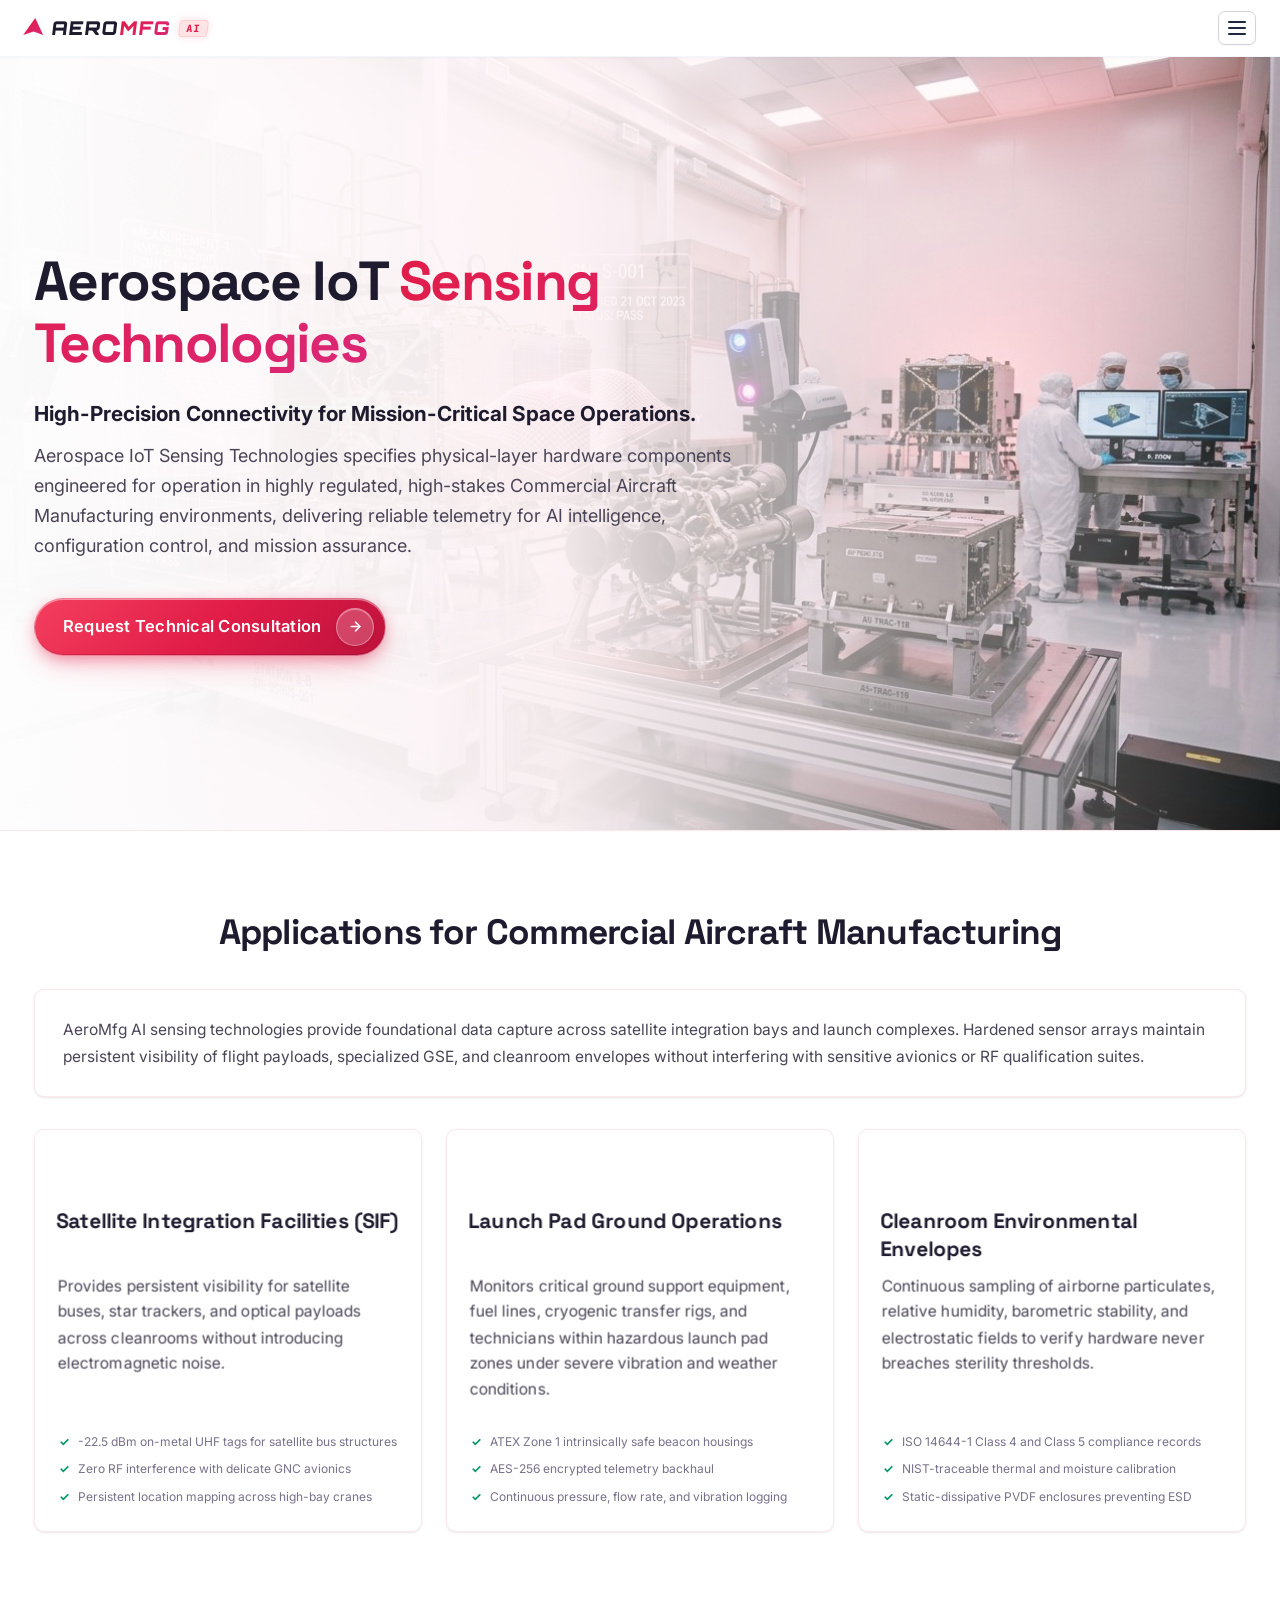
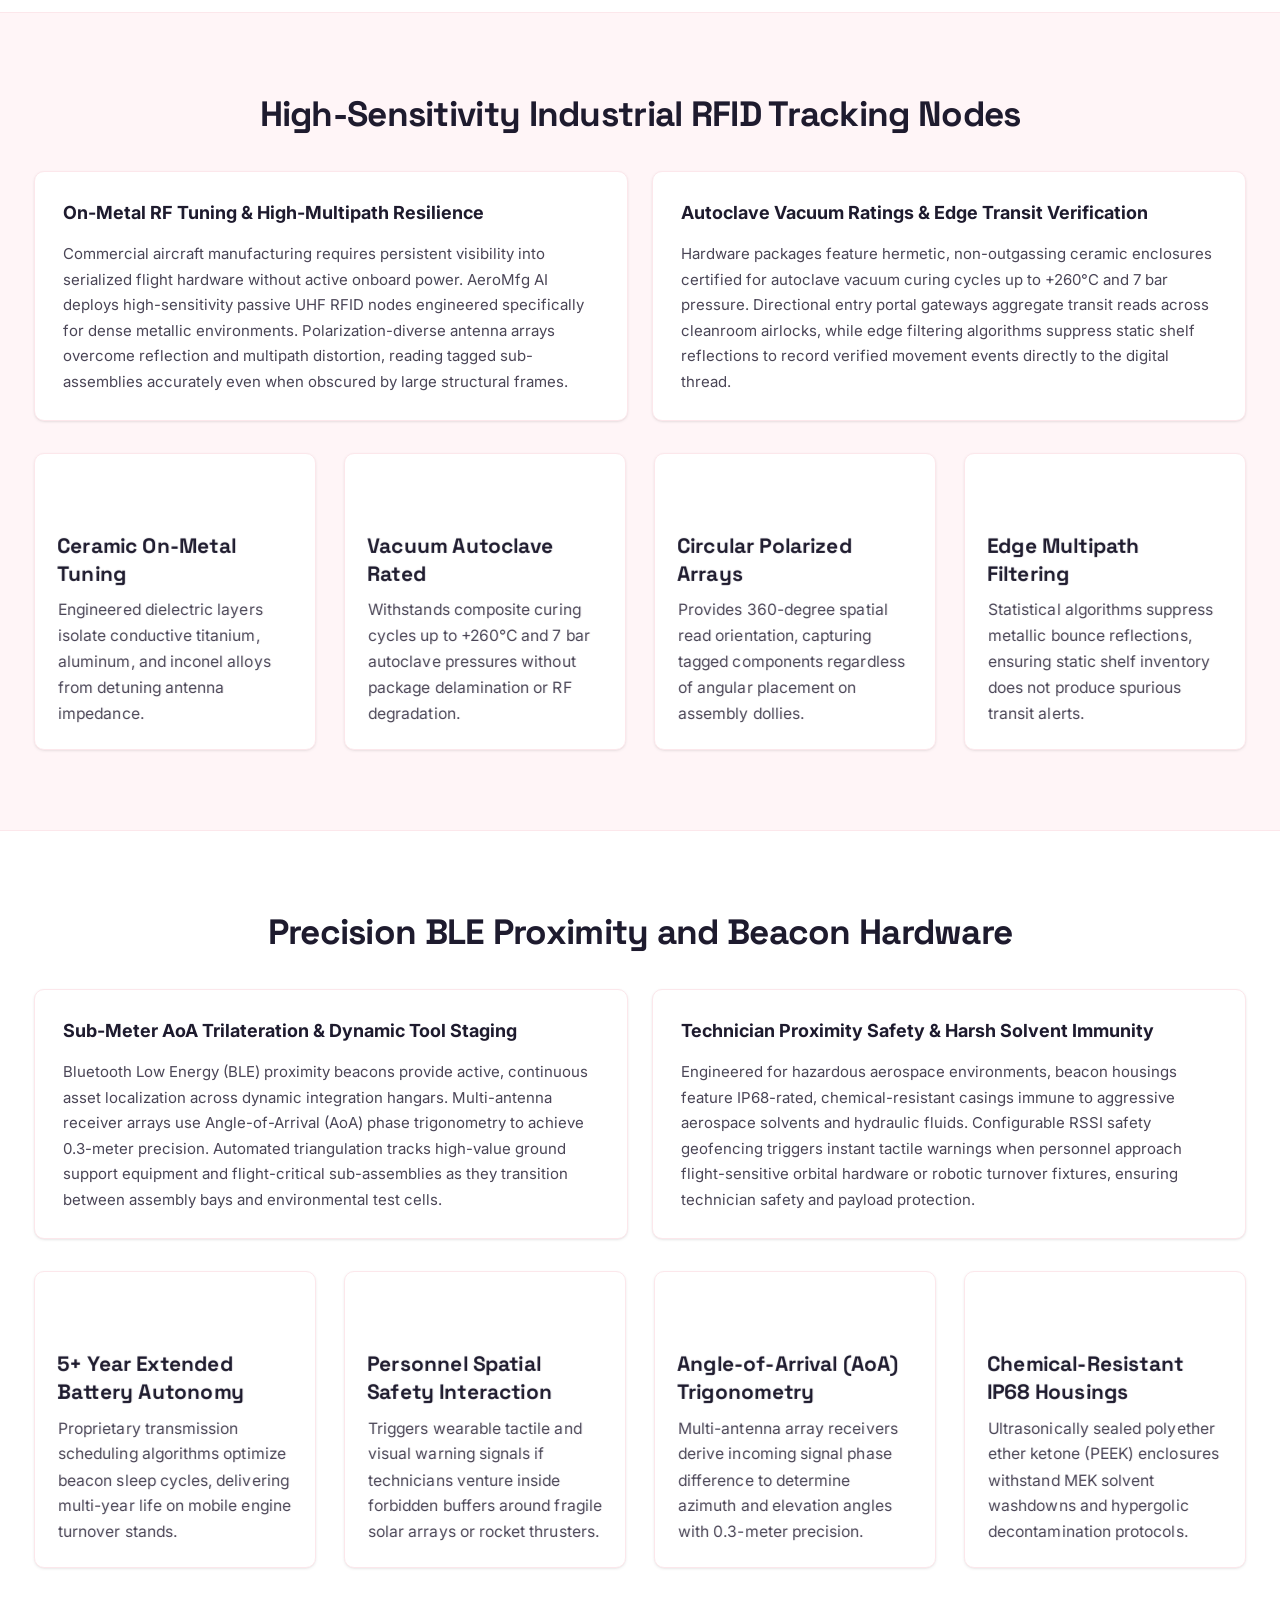
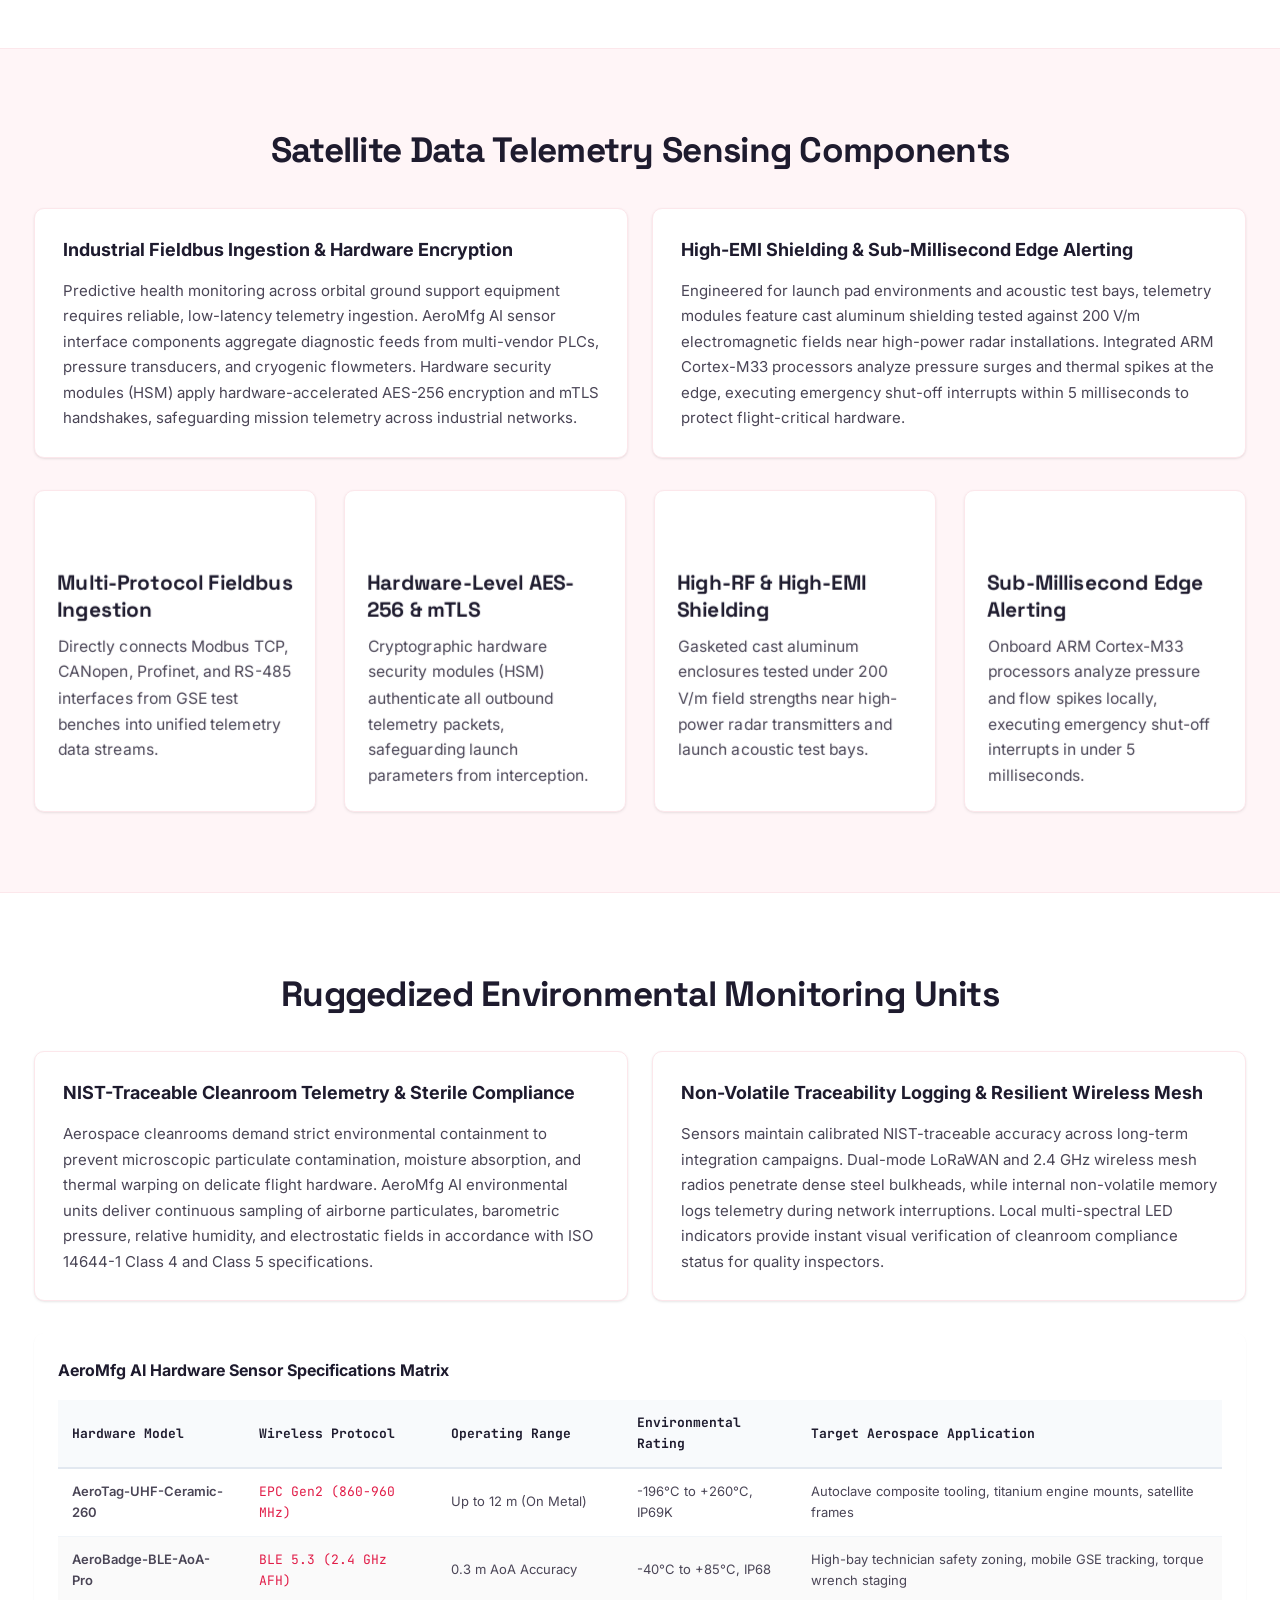
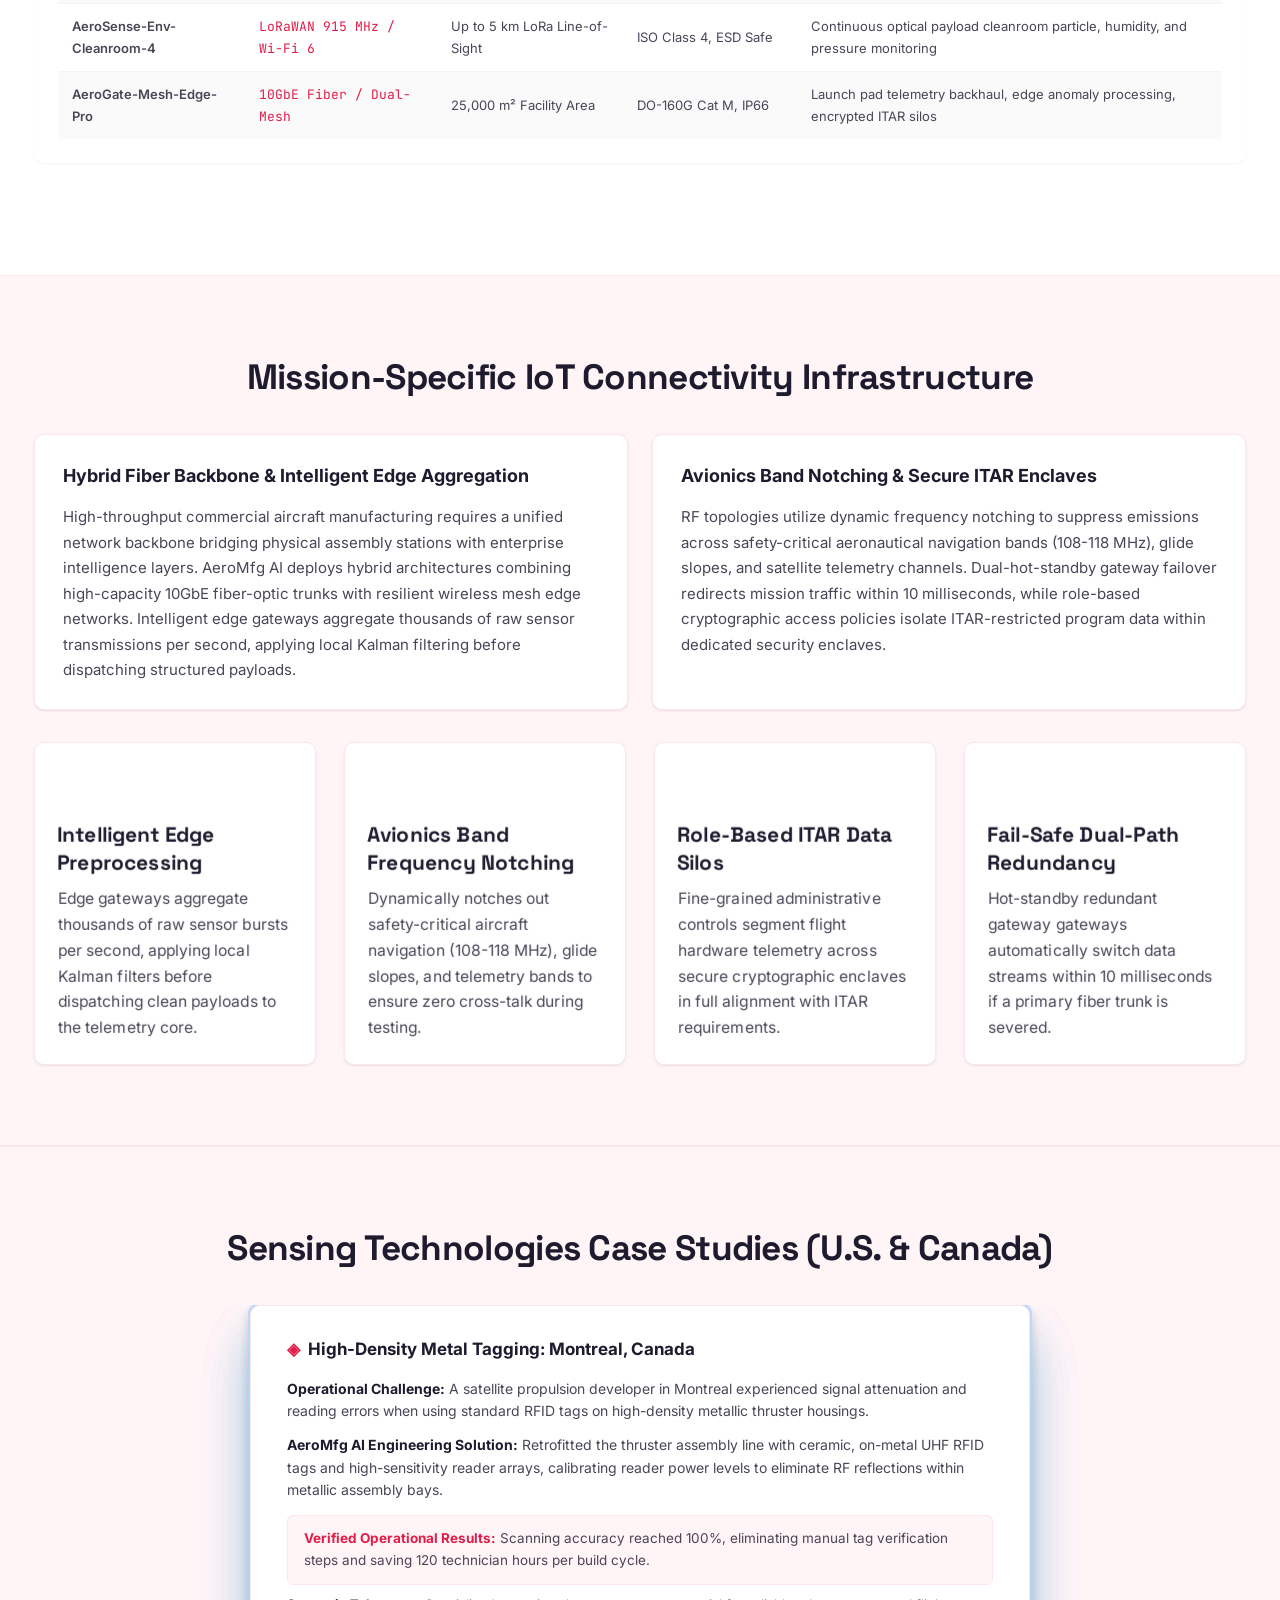
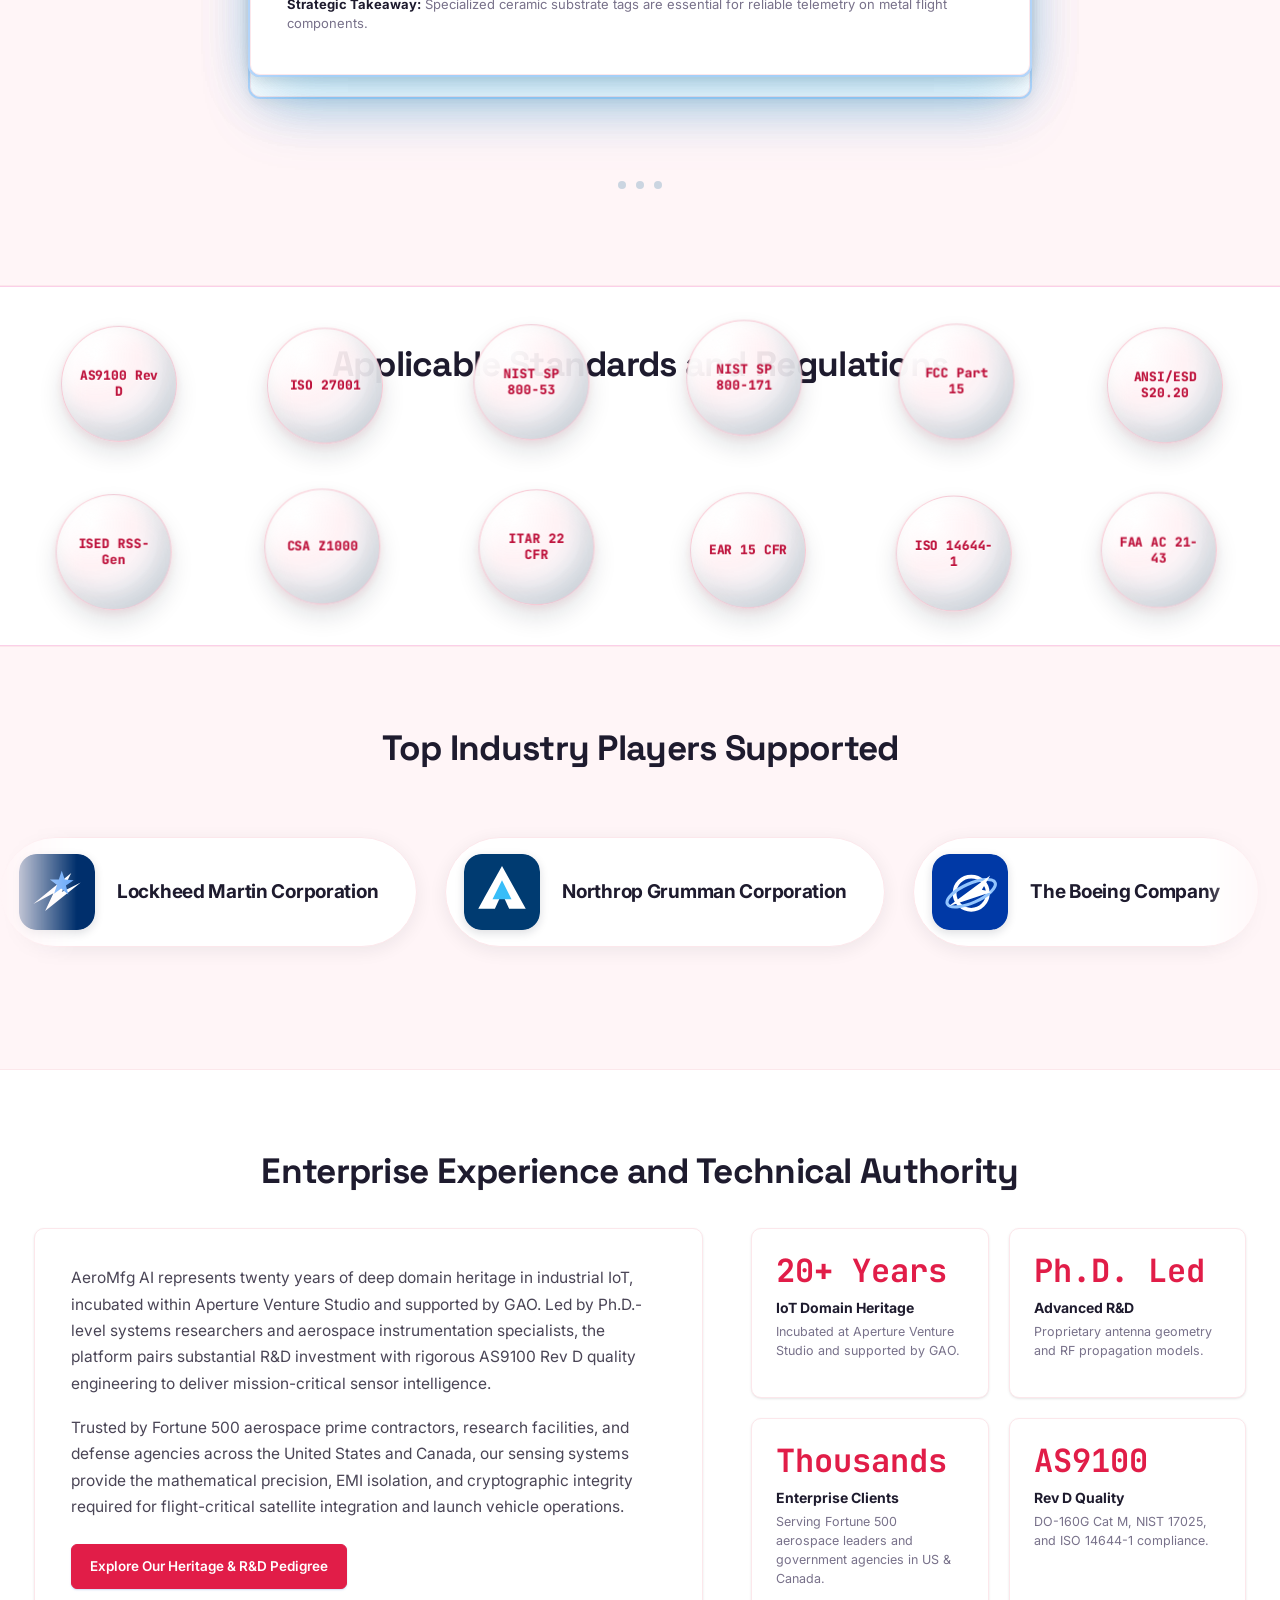
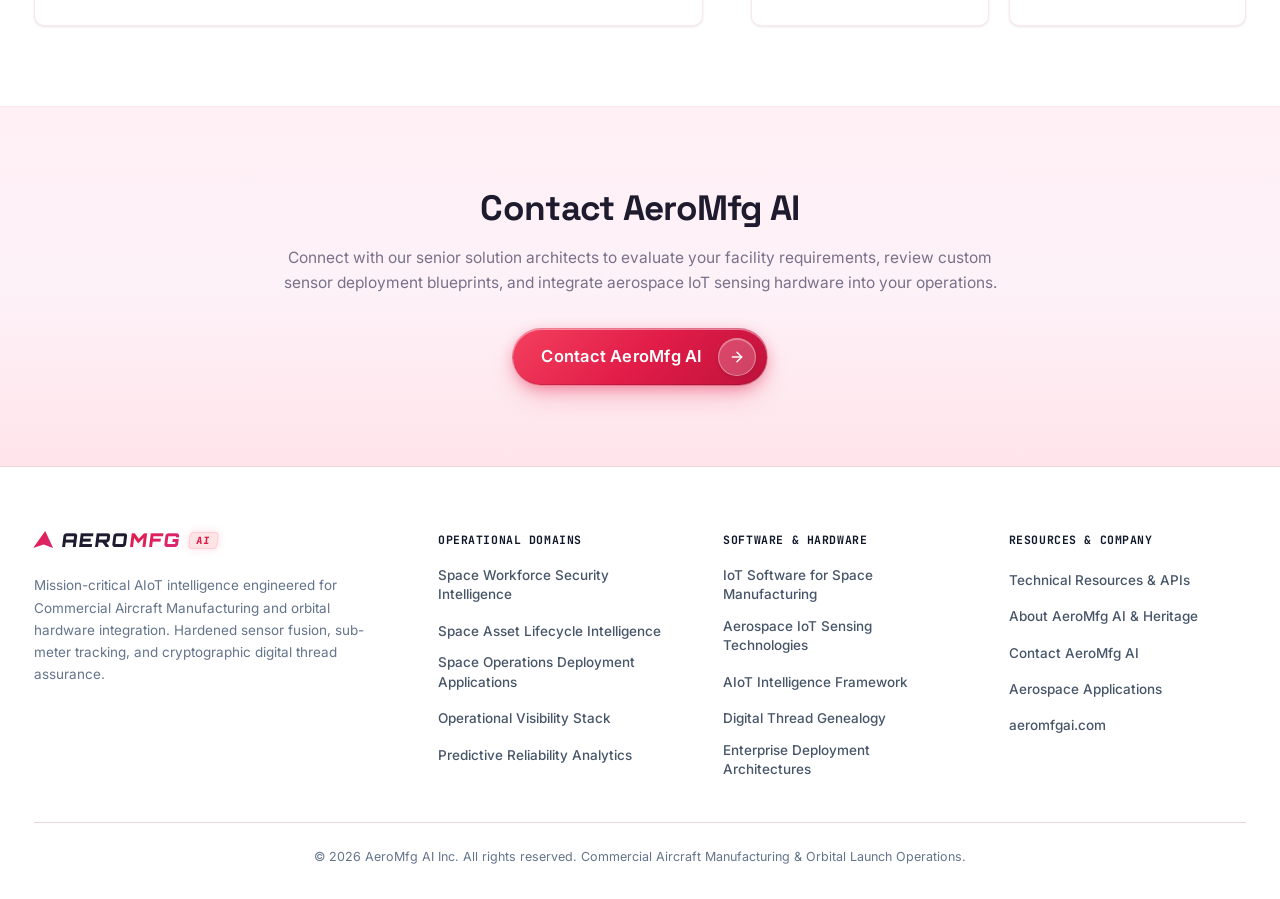
<file: aerospace-iot-sensing-technologies.html>
<!DOCTYPE html>
<html lang="en">
<head>
  <meta charset="UTF-8" />
  <meta name="viewport" content="width=device-width, initial-scale=1.0" />
  <title>Aerospace IoT Sensing Technologies | Industrial Connectivity for Commercial Aircraft Manufacturing | AeroMfg AI</title>
  <meta name="description" content="Deploy robust IoT sensing hardware including UHF RFID, BLE beacons, and environmental telemetry optimized for aerospace cleanroom, integration, and launch environments. Enhance mission assurance with AeroMfg AI." />
  <meta name="keywords" content="Aerospace IoT Sensing Technologies, Industrial RFID Tracking Nodes, Precision BLE Proximity, Satellite Telemetry Sensors, Ruggedized Environmental Units, Commercial Aircraft Manufacturing, AS9100 Rev D, DO-160G, ISO 14644-1" />
  <meta name="author" content="AeroMfg AI" />
  <meta name="robots" content="index, follow" />
  <meta name="theme-color" content="#fff5f7" />
  <link rel="canonical" href="https://aeromfgai.com/aerospace-iot-sensing-technologies" />

  <!-- Open Graph / Social Meta -->
  <meta property="og:type" content="website" />
  <meta property="og:url" content="https://aeromfgai.com/aerospace-iot-sensing-technologies" />
  <meta property="og:title" content="Aerospace IoT Sensing Technologies | Industrial Connectivity for Commercial Aircraft Manufacturing" />
  <meta property="og:description" content="Deploy robust IoT sensing hardware including UHF RFID, BLE beacons, and environmental telemetry optimized for aerospace cleanroom, integration, and launch environments. Enhance mission assurance with AeroMfg AI." />
  <meta property="og:image" content="https://aeromfgai.com/assets/og-sensing-technologies.jpg" />

  <!-- Twitter Card -->
  <meta name="twitter:card" content="summary_large_image" />
  <meta name="twitter:title" content="Aerospace IoT Sensing Technologies | AeroMfg AI" />
  <meta name="twitter:description" content="Deploy robust IoT sensing hardware including UHF RFID, BLE beacons, and environmental telemetry optimized for aerospace cleanroom and launch environments." />
  <meta name="twitter:image" content="https://aeromfgai.com/assets/og-sensing-technologies.jpg" />

  <!-- Google Fonts -->
  <link rel="preconnect" href="https://fonts.googleapis.com" />
  <link rel="preconnect" href="https://fonts.gstatic.com" crossorigin />
  <link href="https://fonts.googleapis.com/css2?family=Orbitron:wght@700;800;900&family=Inter:wght@400;500;600;700;800&family=JetBrains+Mono:wght@400;500;600;700&family=Space+Grotesk:wght@600;700&display=swap" rel="stylesheet" />

  <!-- Stylesheet -->
  <link rel="stylesheet" href="styles.css" />

  <!-- JSON-LD Structured Data -->
  <script type="application/ld+json">
  {
    "@context": "https://schema.org",
    "@graph": [
      {
        "@type": "WebPage",
        "@id": "https://aeromfgai.com/aerospace-iot-sensing-technologies#webpage",
        "url": "https://aeromfgai.com/aerospace-iot-sensing-technologies",
        "name": "Aerospace IoT Sensing Technologies | Industrial Connectivity for Commercial Aircraft Manufacturing",
        "description": "Deploy robust IoT sensing hardware including UHF RFID, BLE beacons, and environmental telemetry optimized for aerospace cleanroom, integration, and launch environments. Enhance mission assurance with AeroMfg AI.",
        "isPartOf": {
          "@type": "WebSite",
          "@id": "https://aeromfgai.com/#website",
          "name": "AeroMfg AI",
          "url": "https://aeromfgai.com/"
        },
        "breadcrumb": {
          "@type": "BreadcrumbList",
          "itemListElement": [
            {
              "@type": "ListItem",
              "position": 1,
              "name": "Home",
              "item": "https://aeromfgai.com/"
            },
            {
              "@type": "ListItem",
              "position": 2,
              "name": "Aerospace IoT Sensing Technologies",
              "item": "https://aeromfgai.com/aerospace-iot-sensing-technologies"
            }
          ]
        }
      },
      {
        "@type": "Product",
        "name": "Aerospace IoT Sensing Technologies Suite",
        "category": "Industrial IoT Hardware & Sensor Networks",
        "description": "Physical-layer IoT hardware including ceramic on-metal UHF RFID, BLE AoA proximity beacons, satellite data telemetry interfaces, and ruggedized ISO cleanroom environmental pods for aerospace manufacturing.",
        "brand": {
          "@type": "Brand",
          "name": "AeroMfg AI"
        }
      }
    ]
  }
  </script>
</head>
<body>

  <!-- PURE CSS NAVIGATION DRAWER CONTROLLER (ZERO JAVASCRIPT) -->
  <input type="checkbox" id="drawer-toggle" class="drawer-toggle-input" />
  <div class="mobile-drawer-backdrop">
    <label for="drawer-toggle" class="mobile-drawer-overlay" aria-label="Close Navigation Menu"></label>
    <div class="mobile-drawer">
      <div class="mobile-drawer-head">
        <a href="index.html" class="brand-logo-link" title="AeroMfg AI">
          <span class="text-logo"><span class="delta-mark" aria-hidden="true"></span><span class="brand-text"><span class="text-aero">AERO</span><span class="text-mfg">MFG</span></span><span class="ai-chip">AI</span></span>
        </a>
        <label for="drawer-toggle" class="modal-close-btn" aria-label="Close Menu">&times;</label>
      </div>

      <nav class="mobile-nav-links">
        <a href="space-workforce-security-intelligence.html" class="mobile-nav-link">Space Workforce Security Intelligence</a>
        <a href="space-asset-lifecycle-intelligence.html" class="mobile-nav-link">Space Asset Lifecycle Intelligence</a>
        <a href="iot-software-space-manufacturing.html" class="mobile-nav-link">IoT Software for Space Manufacturing</a>
        <a href="aerospace-iot-sensing-technologies.html" class="mobile-nav-link active">Aerospace IoT Sensing Technologies</a>
        <a href="space-operations-deployment-applications.html" class="mobile-nav-link">Space Operations Deployment Applications</a>
        <a href="technical-resources.html" class="mobile-nav-link">Technical Resources</a>
        <a href="about-aeromfgai-ai.html" class="mobile-nav-link">About AeroMfg AI</a>
      </nav>

      <div style="margin-top: auto; padding-top: 20px; border-top: 1px solid var(--border-subtle); display: flex; flex-direction: column; gap: 10px;">
        <a href="contact-aeromfgai-ai.html" class="btn btn-primary" style="width: 100%;">Contact AeroMfg AI</a>
      </div>
    </div>
  </div>

  <!-- STICKY MINIMALIST HEADER -->
  <header class="site-header">
    <div class="container header-inner">
      <a href="index.html" class="brand-logo-link" title="AeroMfg AI">
        <span class="text-logo"><span class="delta-mark" aria-hidden="true"></span><span class="brand-text"><span class="text-aero">AERO</span><span class="text-mfg">MFG</span></span><span class="ai-chip">AI</span></span>
      </a>

      <!-- Minimalist Hamburger Menu Button -->
      <label for="drawer-toggle" class="header-hamburger-btn" aria-label="Toggle Navigation Menu">
        <span class="hamburger-bar"></span>
        <span class="hamburger-bar"></span>
        <span class="hamburger-bar"></span>
      </label>
    </div>
  </header>

  <main>
    <!-- SUBPAGE HERO SECTION (FULL-PAGE IMMERSIVE BACKGROUND) -->
    <section class="subpage-hero hero-sensing-tech-bg" id="overview">
      <div class="container">
        <div class="hero-content-block">
          <h1 class="hero-headline">
            Aerospace IoT <span class="gradient-text">Sensing Technologies</span>
          </h1>

          <p class="hero-description">
            <strong style="color: var(--text-heading); font-size: 1.15em; display: block; margin-bottom: 12px; line-height: 1.45;">
              High-Precision Connectivity for Mission-Critical Space Operations.
            </strong>
            Aerospace IoT Sensing Technologies specifies physical-layer hardware components engineered for operation in highly regulated, high-stakes Commercial Aircraft Manufacturing environments, delivering reliable telemetry for AI intelligence, configuration control, and mission assurance.
          </p>

          <div class="hero-btn-row" style="margin-bottom: 0;">
            <a href="contact-aeromfgai-ai.html" class="hero-cta-btn">
              <span>Request Technical Consultation</span>
              <span class="cta-icon-circle" aria-hidden="true">
                <svg width="15" height="15" viewBox="0 0 24 24" fill="none" stroke="currentColor" stroke-width="2.4" stroke-linecap="round" stroke-linejoin="round" class="cta-arrow"><line x1="5" y1="12" x2="19" y2="12"/><polyline points="12 5 19 12 12 19"/></svg>
              </span>
            </a>
          </div>
        </div>
      </div>
    </section>

    <!-- SECTION 1: APPLICATIONS FOR COMMERCIAL AIRCRAFT MANUFACTURING -->
    <section class="section-wrap" id="applications">
      <div class="container">
        <div class="section-intro text-center">
          <h2 class="section-heading-lg">Applications for Commercial Aircraft Manufacturing</h2>
        </div>

        <!-- Executive Narrative Card -->
        <article style="background: #ffffff; padding: 26px 28px; border-radius: var(--radius-md); border: 1px solid var(--border-subtle); box-shadow: var(--shadow-card); margin-bottom: 32px;">
          <p style="font-size: 15.5px; line-height: 1.75; color: var(--text-body); margin: 0;">
            AeroMfg AI sensing technologies provide foundational data capture across satellite integration bays and launch complexes. Hardened sensor arrays maintain persistent visibility of flight payloads, specialized GSE, and cleanroom envelopes without interfering with sensitive avionics or RF qualification suites.
          </p>
        </article>

        <!-- 3 Detailed Operational Applications -->
        <div style="display: grid; grid-template-columns: repeat(auto-fit, minmax(min(280px, 100%), 1fr)); gap: 24px;">
          <article class="module-card">
            <div class="module-card-icon" aria-hidden="true">
              <svg width="20" height="20" viewBox="0 0 24 24" fill="none" stroke="currentColor" stroke-width="2"><circle cx="12" cy="12" r="10"/><path d="M12 2a14.5 14.5 0 0 0 0 20 14.5 14.5 0 0 0 0-20"/><path d="M2 12h20"/></svg>
            </div>
            <h3 class="module-card-title">Satellite Integration Facilities (SIF)</h3>
            <p class="module-card-text">
              Provides persistent visibility for satellite buses, star trackers, and optical payloads across cleanrooms without introducing electromagnetic noise.
            </p>
            <ul class="module-list" style="margin-top: 14px;">
              <li>-22.5 dBm on-metal UHF tags for satellite bus structures</li>
              <li>Zero RF interference with delicate GNC avionics</li>
              <li>Persistent location mapping across high-bay cranes</li>
            </ul>
          </article>

          <article class="module-card">
            <div class="module-card-icon" aria-hidden="true">
              <svg width="20" height="20" viewBox="0 0 24 24" fill="none" stroke="currentColor" stroke-width="2"><path d="M12 2v20M17 5H9.5a3.5 3.5 0 0 0 0 7h5a3.5 3.5 0 0 1 0 7H6"/></svg>
            </div>
            <h3 class="module-card-title">Launch Pad Ground Operations</h3>
            <p class="module-card-text">
              Monitors critical ground support equipment, fuel lines, cryogenic transfer rigs, and technicians within hazardous launch pad zones under severe vibration and weather conditions.
            </p>
            <ul class="module-list" style="margin-top: 14px;">
              <li>ATEX Zone 1 intrinsically safe beacon housings</li>
              <li>AES-256 encrypted telemetry backhaul</li>
              <li>Continuous pressure, flow rate, and vibration logging</li>
            </ul>
          </article>

          <article class="module-card">
            <div class="module-card-icon" aria-hidden="true">
              <svg width="20" height="20" viewBox="0 0 24 24" fill="none" stroke="currentColor" stroke-width="2"><path d="M12 2.69l5.66 5.66a8 8 0 1 1-11.31 0z"/></svg>
            </div>
            <h3 class="module-card-title">Cleanroom Environmental Envelopes</h3>
            <p class="module-card-text">
              Continuous sampling of airborne particulates, relative humidity, barometric stability, and electrostatic fields to verify hardware never breaches sterility thresholds.
            </p>
            <ul class="module-list" style="margin-top: 14px;">
              <li>ISO 14644-1 Class 4 and Class 5 compliance records</li>
              <li>NIST-traceable thermal and moisture calibration</li>
              <li>Static-dissipative PVDF enclosures preventing ESD</li>
            </ul>
          </article>
        </div>
      </div>
    </section>

    <!-- SECTION 2: HIGH-SENSITIVITY INDUSTRIAL RFID TRACKING NODES -->
    <section class="section-wrap alt-bg" id="industrial-rfid">
      <div class="container">
        <div class="section-intro text-center">
          <h2 class="section-heading-lg">High-Sensitivity Industrial RFID Tracking Nodes</h2>
        </div>

        <!-- 2 Executive Narrative Cards -->
        <div class="text-two-col" style="margin-bottom: 32px; gap: 24px;">
          <article style="background: #ffffff; padding: 26px 28px; border-radius: var(--radius-md); border: 1px solid var(--border-subtle); box-shadow: var(--shadow-card);">
            <h3 style="font-size: 18px; font-weight: 700; color: var(--text-heading); margin-bottom: 12px;">
              On-Metal RF Tuning &amp; High-Multipath Resilience
            </h3>
            <p style="font-size: 15px; line-height: 1.7; color: var(--text-body); margin: 0;">
              Commercial aircraft manufacturing requires persistent visibility into serialized flight hardware without active onboard power. AeroMfg AI deploys high-sensitivity passive UHF RFID nodes engineered specifically for dense metallic environments. Polarization-diverse antenna arrays overcome reflection and multipath distortion, reading tagged sub-assemblies accurately even when obscured by large structural frames.
            </p>
          </article>

          <article style="background: #ffffff; padding: 26px 28px; border-radius: var(--radius-md); border: 1px solid var(--border-subtle); box-shadow: var(--shadow-card);">
            <h3 style="font-size: 18px; font-weight: 700; color: var(--text-heading); margin-bottom: 12px;">
              Autoclave Vacuum Ratings &amp; Edge Transit Verification
            </h3>
            <p style="font-size: 15px; line-height: 1.7; color: var(--text-body); margin: 0;">
              Hardware packages feature hermetic, non-outgassing ceramic enclosures certified for autoclave vacuum curing cycles up to +260°C and 7 bar pressure. Directional entry portal gateways aggregate transit reads across cleanroom airlocks, while edge filtering algorithms suppress static shelf reflections to record verified movement events directly to the digital thread.
            </p>
          </article>
        </div>

        <!-- 4 Technical Feature Cards -->
        <div class="module-grid-4">
          <article class="module-card">
            <div class="module-card-icon" aria-hidden="true">
              <svg width="20" height="20" viewBox="0 0 24 24" fill="none" stroke="currentColor" stroke-width="2"><polygon points="12 2 2 7 12 12 22 7 12 2"/><polyline points="2 17 12 22 22 17"/><polyline points="2 12 12 17 22 12"/></svg>
            </div>
            <h3 class="module-card-title">Ceramic On-Metal Tuning</h3>
            <p class="module-card-text">
              Engineered dielectric layers isolate conductive titanium, aluminum, and inconel alloys from detuning antenna impedance.
            </p>
          </article>

          <article class="module-card">
            <div class="module-card-icon" aria-hidden="true">
              <svg width="20" height="20" viewBox="0 0 24 24" fill="none" stroke="currentColor" stroke-width="2"><path d="M12 22s8-4 8-10V5l-8-3-8 3v7c0 6 8 10 8 10z"/></svg>
            </div>
            <h3 class="module-card-title">Vacuum Autoclave Rated</h3>
            <p class="module-card-text">
              Withstands composite curing cycles up to +260°C and 7 bar autoclave pressures without package delamination or RF degradation.
            </p>
          </article>

          <article class="module-card">
            <div class="module-card-icon" aria-hidden="true">
              <svg width="20" height="20" viewBox="0 0 24 24" fill="none" stroke="currentColor" stroke-width="2"><circle cx="12" cy="12" r="10"/><line x1="22" y1="12" x2="18" y2="12"/><line x1="6" y1="12" x2="2" y2="12"/><line x1="12" y1="6" x2="12" y2="2"/><line x1="12" y1="22" x2="12" y2="18"/></svg>
            </div>
            <h3 class="module-card-title">Circular Polarized Arrays</h3>
            <p class="module-card-text">
              Provides 360-degree spatial read orientation, capturing tagged components regardless of angular placement on assembly dollies.
            </p>
          </article>

          <article class="module-card">
            <div class="module-card-icon" aria-hidden="true">
              <svg width="20" height="20" viewBox="0 0 24 24" fill="none" stroke="currentColor" stroke-width="2"><polyline points="22 12 18 12 15 21 9 3 6 12 2 12"/></svg>
            </div>
            <h3 class="module-card-title">Edge Multipath Filtering</h3>
            <p class="module-card-text">
              Statistical algorithms suppress metallic bounce reflections, ensuring static shelf inventory does not produce spurious transit alerts.
            </p>
          </article>
        </div>
      </div>
    </section>

    <!-- SECTION 3: PRECISION BLE PROXIMITY AND BEACON HARDWARE -->
    <section class="section-wrap" id="ble-proximity">
      <div class="container">
        <div class="section-intro text-center">
          <h2 class="section-heading-lg">Precision BLE Proximity and Beacon Hardware</h2>
        </div>

        <!-- 2 Executive Narrative Cards -->
        <div class="text-two-col" style="margin-bottom: 32px; gap: 24px;">
          <article style="background: #ffffff; padding: 26px 28px; border-radius: var(--radius-md); border: 1px solid var(--border-subtle); box-shadow: var(--shadow-card);">
            <h3 style="font-size: 18px; font-weight: 700; color: var(--text-heading); margin-bottom: 12px;">
              Sub-Meter AoA Trilateration &amp; Dynamic Tool Staging
            </h3>
            <p style="font-size: 15px; line-height: 1.7; color: var(--text-body); margin: 0;">
              Bluetooth Low Energy (BLE) proximity beacons provide active, continuous asset localization across dynamic integration hangars. Multi-antenna receiver arrays use Angle-of-Arrival (AoA) phase trigonometry to achieve 0.3-meter precision. Automated triangulation tracks high-value ground support equipment and flight-critical sub-assemblies as they transition between assembly bays and environmental test cells.
            </p>
          </article>

          <article style="background: #ffffff; padding: 26px 28px; border-radius: var(--radius-md); border: 1px solid var(--border-subtle); box-shadow: var(--shadow-card);">
            <h3 style="font-size: 18px; font-weight: 700; color: var(--text-heading); margin-bottom: 12px;">
              Technician Proximity Safety &amp; Harsh Solvent Immunity
            </h3>
            <p style="font-size: 15px; line-height: 1.7; color: var(--text-body); margin: 0;">
              Engineered for hazardous aerospace environments, beacon housings feature IP68-rated, chemical-resistant casings immune to aggressive aerospace solvents and hydraulic fluids. Configurable RSSI safety geofencing triggers instant tactile warnings when personnel approach flight-sensitive orbital hardware or robotic turnover fixtures, ensuring technician safety and payload protection.
            </p>
          </article>
        </div>

        <!-- 4 Technical Feature Cards -->
        <div class="module-grid-4">
          <article class="module-card">
            <div class="module-card-icon" aria-hidden="true">
              <svg width="20" height="20" viewBox="0 0 24 24" fill="none" stroke="currentColor" stroke-width="2"><rect x="1" y="6" width="18" height="12" rx="2"/><line x1="23" y1="13" x2="23" y2="11"/></svg>
            </div>
            <h3 class="module-card-title">5+ Year Extended Battery Autonomy</h3>
            <p class="module-card-text">
              Proprietary transmission scheduling algorithms optimize beacon sleep cycles, delivering multi-year life on mobile engine turnover stands.
            </p>
          </article>

          <article class="module-card">
            <div class="module-card-icon" aria-hidden="true">
              <svg width="20" height="20" viewBox="0 0 24 24" fill="none" stroke="currentColor" stroke-width="2"><path d="M12 22s8-4 8-10V5l-8-3-8 3v7c0 6 8 10 8 10z"/><circle cx="12" cy="11" r="3"/></svg>
            </div>
            <h3 class="module-card-title">Personnel Spatial Safety Interaction</h3>
            <p class="module-card-text">
              Triggers wearable tactile and visual warning signals if technicians venture inside forbidden buffers around fragile solar arrays or rocket thrusters.
            </p>
          </article>

          <article class="module-card">
            <div class="module-card-icon" aria-hidden="true">
              <svg width="20" height="20" viewBox="0 0 24 24" fill="none" stroke="currentColor" stroke-width="2"><circle cx="12" cy="12" r="10"/><path d="M16.2 7.8l-2 2a4 4 0 1 0 0 4.4l2 2"/></svg>
            </div>
            <h3 class="module-card-title">Angle-of-Arrival (AoA) Trigonometry</h3>
            <p class="module-card-text">
              Multi-antenna array receivers derive incoming signal phase difference to determine azimuth and elevation angles with 0.3-meter precision.
            </p>
          </article>

          <article class="module-card">
            <div class="module-card-icon" aria-hidden="true">
              <svg width="20" height="20" viewBox="0 0 24 24" fill="none" stroke="currentColor" stroke-width="2"><rect x="3" y="3" width="18" height="18" rx="2" ry="2"/><line x1="9" y1="9" x2="15" y2="15"/><line x1="15" y1="9" x2="9" y2="15"/></svg>
            </div>
            <h3 class="module-card-title">Chemical-Resistant IP68 Housings</h3>
            <p class="module-card-text">
              Ultrasonically sealed polyether ether ketone (PEEK) enclosures withstand MEK solvent washdowns and hypergolic decontamination protocols.
            </p>
          </article>
        </div>
      </div>
    </section>

    <!-- SECTION 4: SATELLITE DATA TELEMETRY SENSING COMPONENTS -->
    <section class="section-wrap alt-bg" id="satellite-telemetry">
      <div class="container">
        <div class="section-intro text-center">
          <h2 class="section-heading-lg">Satellite Data Telemetry Sensing Components</h2>
        </div>

        <!-- 2 Executive Narrative Cards -->
        <div class="text-two-col" style="margin-bottom: 32px; gap: 24px;">
          <article style="background: #ffffff; padding: 26px 28px; border-radius: var(--radius-md); border: 1px solid var(--border-subtle); box-shadow: var(--shadow-card);">
            <h3 style="font-size: 18px; font-weight: 700; color: var(--text-heading); margin-bottom: 12px;">
              Industrial Fieldbus Ingestion &amp; Hardware Encryption
            </h3>
            <p style="font-size: 15px; line-height: 1.7; color: var(--text-body); margin: 0;">
              Predictive health monitoring across orbital ground support equipment requires reliable, low-latency telemetry ingestion. AeroMfg AI sensor interface components aggregate diagnostic feeds from multi-vendor PLCs, pressure transducers, and cryogenic flowmeters. Hardware security modules (HSM) apply hardware-accelerated AES-256 encryption and mTLS handshakes, safeguarding mission telemetry across industrial networks.
            </p>
          </article>

          <article style="background: #ffffff; padding: 26px 28px; border-radius: var(--radius-md); border: 1px solid var(--border-subtle); box-shadow: var(--shadow-card);">
            <h3 style="font-size: 18px; font-weight: 700; color: var(--text-heading); margin-bottom: 12px;">
              High-EMI Shielding &amp; Sub-Millisecond Edge Alerting
            </h3>
            <p style="font-size: 15px; line-height: 1.7; color: var(--text-body); margin: 0;">
              Engineered for launch pad environments and acoustic test bays, telemetry modules feature cast aluminum shielding tested against 200 V/m electromagnetic fields near high-power radar installations. Integrated ARM Cortex-M33 processors analyze pressure surges and thermal spikes at the edge, executing emergency shut-off interrupts within 5 milliseconds to protect flight-critical hardware.
            </p>
          </article>
        </div>

        <!-- 4 Technical Feature Cards -->
        <div class="module-grid-4">
          <article class="module-card">
            <div class="module-card-icon" aria-hidden="true">
              <svg width="20" height="20" viewBox="0 0 24 24" fill="none" stroke="currentColor" stroke-width="2"><polyline points="16 18 22 12 16 6"/><polyline points="8 6 2 12 8 18"/></svg>
            </div>
            <h3 class="module-card-title">Multi-Protocol Fieldbus Ingestion</h3>
            <p class="module-card-text">
              Directly connects Modbus TCP, CANopen, Profinet, and RS-485 interfaces from GSE test benches into unified telemetry data streams.
            </p>
          </article>

          <article class="module-card">
            <div class="module-card-icon" aria-hidden="true">
              <svg width="20" height="20" viewBox="0 0 24 24" fill="none" stroke="currentColor" stroke-width="2"><rect x="3" y="11" width="18" height="11" rx="2" ry="2"/><path d="M7 11V7a5 5 0 0 1 10 0v4"/></svg>
            </div>
            <h3 class="module-card-title">Hardware-Level AES-256 &amp; mTLS</h3>
            <p class="module-card-text">
              Cryptographic hardware security modules (HSM) authenticate all outbound telemetry packets, safeguarding launch parameters from interception.
            </p>
          </article>

          <article class="module-card">
            <div class="module-card-icon" aria-hidden="true">
              <svg width="20" height="20" viewBox="0 0 24 24" fill="none" stroke="currentColor" stroke-width="2"><polygon points="13 2 3 14 12 14 11 22 21 10 12 10 13 2"/></svg>
            </div>
            <h3 class="module-card-title">High-RF &amp; High-EMI Shielding</h3>
            <p class="module-card-text">
              Gasketed cast aluminum enclosures tested under 200 V/m field strengths near high-power radar transmitters and launch acoustic test bays.
            </p>
          </article>

          <article class="module-card">
            <div class="module-card-icon" aria-hidden="true">
              <svg width="20" height="20" viewBox="0 0 24 24" fill="none" stroke="currentColor" stroke-width="2"><circle cx="12" cy="12" r="10"/><polyline points="12 6 12 12 14 14"/></svg>
            </div>
            <h3 class="module-card-title">Sub-Millisecond Edge Alerting</h3>
            <p class="module-card-text">
              Onboard ARM Cortex-M33 processors analyze pressure and flow spikes locally, executing emergency shut-off interrupts in under 5 milliseconds.
            </p>
          </article>
        </div>
      </div>
    </section>

    <!-- SECTION 5: RUGGEDIZED ENVIRONMENTAL MONITORING UNITS -->
    <section class="section-wrap" id="environmental-monitoring">
      <div class="container">
        <div class="section-intro text-center">
          <h2 class="section-heading-lg">Ruggedized Environmental Monitoring Units</h2>
        </div>

        <!-- 2 Executive Narrative Cards -->
        <div class="text-two-col" style="margin-bottom: 32px; gap: 24px;">
          <article style="background: #ffffff; padding: 26px 28px; border-radius: var(--radius-md); border: 1px solid var(--border-subtle); box-shadow: var(--shadow-card);">
            <h3 style="font-size: 18px; font-weight: 700; color: var(--text-heading); margin-bottom: 12px;">
              NIST-Traceable Cleanroom Telemetry &amp; Sterile Compliance
            </h3>
            <p style="font-size: 15px; line-height: 1.7; color: var(--text-body); margin: 0;">
              Aerospace cleanrooms demand strict environmental containment to prevent microscopic particulate contamination, moisture absorption, and thermal warping on delicate flight hardware. AeroMfg AI environmental units deliver continuous sampling of airborne particulates, barometric pressure, relative humidity, and electrostatic fields in accordance with ISO 14644-1 Class 4 and Class 5 specifications.
            </p>
          </article>

          <article style="background: #ffffff; padding: 26px 28px; border-radius: var(--radius-md); border: 1px solid var(--border-subtle); box-shadow: var(--shadow-card);">
            <h3 style="font-size: 18px; font-weight: 700; color: var(--text-heading); margin-bottom: 12px;">
              Non-Volatile Traceability Logging &amp; Resilient Wireless Mesh
            </h3>
            <p style="font-size: 15px; line-height: 1.7; color: var(--text-body); margin: 0;">
              Sensors maintain calibrated NIST-traceable accuracy across long-term integration campaigns. Dual-mode LoRaWAN and 2.4 GHz wireless mesh radios penetrate dense steel bulkheads, while internal non-volatile memory logs telemetry during network interruptions. Local multi-spectral LED indicators provide instant visual verification of cleanroom compliance status for quality inspectors.
            </p>
          </article>
        </div>

        <!-- Hardware Comparison Matrix Table -->
        <div style="background: #ffffff; border: 1px solid var(--border-default); border-radius: var(--radius-md); padding: 24px; box-shadow: var(--shadow-sm); margin-bottom: 32px;">
          <h3 style="font-size: 16px; font-weight: 700; color: var(--text-heading); margin-bottom: 16px;">
            AeroMfg AI Hardware Sensor Specifications Matrix
          </h3>
          <div style="overflow-x: auto;">
            <table style="width: 100%; border-collapse: collapse; font-size: 13px; text-align: left;">
              <thead>
                <tr style="background: #f8fafc; border-bottom: 2px solid #e2e8f0; color: var(--text-heading); font-family: var(--font-mono);">
                  <th style="padding: 12px 14px;">Hardware Model</th>
                  <th style="padding: 12px 14px;">Wireless Protocol</th>
                  <th style="padding: 12px 14px;">Operating Range</th>
                  <th style="padding: 12px 14px;">Environmental Rating</th>
                  <th style="padding: 12px 14px;">Target Aerospace Application</th>
                </tr>
              </thead>
              <tbody>
                <tr style="border-bottom: 1px solid #f1f5f9;">
                  <td style="padding: 12px 14px; font-weight: 600;">AeroTag-UHF-Ceramic-260</td>
                  <td style="padding: 12px 14px; font-family: var(--font-mono); color: var(--brand-blue);">EPC Gen2 (860-960 MHz)</td>
                  <td style="padding: 12px 14px;">Up to 12 m (On Metal)</td>
                  <td style="padding: 12px 14px;">-196°C to +260°C, IP69K</td>
                  <td style="padding: 12px 14px;">Autoclave composite tooling, titanium engine mounts, satellite frames</td>
                </tr>
                <tr style="border-bottom: 1px solid #f1f5f9; background: #fafafa;">
                  <td style="padding: 12px 14px; font-weight: 600;">AeroBadge-BLE-AoA-Pro</td>
                  <td style="padding: 12px 14px; font-family: var(--font-mono); color: var(--brand-blue);">BLE 5.3 (2.4 GHz AFH)</td>
                  <td style="padding: 12px 14px;">0.3 m AoA Accuracy</td>
                  <td style="padding: 12px 14px;">-40°C to +85°C, IP68</td>
                  <td style="padding: 12px 14px;">High-bay technician safety zoning, mobile GSE tracking, torque wrench staging</td>
                </tr>
                <tr style="border-bottom: 1px solid #f1f5f9;">
                  <td style="padding: 12px 14px; font-weight: 600;">AeroSense-Env-Cleanroom-4</td>
                  <td style="padding: 12px 14px; font-family: var(--font-mono); color: var(--brand-blue);">LoRaWAN 915 MHz / Wi-Fi 6</td>
                  <td style="padding: 12px 14px;">Up to 5 km LoRa Line-of-Sight</td>
                  <td style="padding: 12px 14px;">ISO Class 4, ESD Safe</td>
                  <td style="padding: 12px 14px;">Continuous optical payload cleanroom particle, humidity, and pressure monitoring</td>
                </tr>
                <tr style="background: #fafafa;">
                  <td style="padding: 12px 14px; font-weight: 600;">AeroGate-Mesh-Edge-Pro</td>
                  <td style="padding: 12px 14px; font-family: var(--font-mono); color: var(--brand-blue);">10GbE Fiber / Dual-Mesh</td>
                  <td style="padding: 12px 14px;">25,000 m² Facility Area</td>
                  <td style="padding: 12px 14px;">DO-160G Cat M, IP66</td>
                  <td style="padding: 12px 14px;">Launch pad telemetry backhaul, edge anomaly processing, encrypted ITAR silos</td>
                </tr>
              </tbody>
            </table>
          </div>
        </div>
      </div>
    </section>

    <!-- SECTION 6: MISSION-SPECIFIC IOT CONNECTIVITY INFRASTRUCTURE -->
    <section class="section-wrap alt-bg" id="connectivity-infrastructure">
      <div class="container">
        <div class="section-intro text-center">
          <h2 class="section-heading-lg">Mission-Specific IoT Connectivity Infrastructure</h2>
        </div>

        <!-- 2 Executive Narrative Cards -->
        <div class="text-two-col" style="margin-bottom: 32px; gap: 24px;">
          <article style="background: #ffffff; padding: 26px 28px; border-radius: var(--radius-md); border: 1px solid var(--border-subtle); box-shadow: var(--shadow-card);">
            <h3 style="font-size: 18px; font-weight: 700; color: var(--text-heading); margin-bottom: 12px;">
              Hybrid Fiber Backbone &amp; Intelligent Edge Aggregation
            </h3>
            <p style="font-size: 15px; line-height: 1.7; color: var(--text-body); margin: 0;">
              High-throughput commercial aircraft manufacturing requires a unified network backbone bridging physical assembly stations with enterprise intelligence layers. AeroMfg AI deploys hybrid architectures combining high-capacity 10GbE fiber-optic trunks with resilient wireless mesh edge networks. Intelligent edge gateways aggregate thousands of raw sensor transmissions per second, applying local Kalman filtering before dispatching structured payloads.
            </p>
          </article>

          <article style="background: #ffffff; padding: 26px 28px; border-radius: var(--radius-md); border: 1px solid var(--border-subtle); box-shadow: var(--shadow-card);">
            <h3 style="font-size: 18px; font-weight: 700; color: var(--text-heading); margin-bottom: 12px;">
              Avionics Band Notching &amp; Secure ITAR Enclaves
            </h3>
            <p style="font-size: 15px; line-height: 1.7; color: var(--text-body); margin: 0;">
              RF topologies utilize dynamic frequency notching to suppress emissions across safety-critical aeronautical navigation bands (108-118 MHz), glide slopes, and satellite telemetry channels. Dual-hot-standby gateway failover redirects mission traffic within 10 milliseconds, while role-based cryptographic access policies isolate ITAR-restricted program data within dedicated security enclaves.
            </p>
          </article>
        </div>

        <!-- 4 Technical Feature Cards -->
        <div class="module-grid-4">
          <article class="module-card">
            <div class="module-card-icon" aria-hidden="true">
              <svg width="20" height="20" viewBox="0 0 24 24" fill="none" stroke="currentColor" stroke-width="2"><path d="M4 11a9 9 0 0 1 9 9"/><path d="M4 4a16 16 0 0 1 16 16"/><circle cx="5" cy="19" r="1"/></svg>
            </div>
            <h3 class="module-card-title">Intelligent Edge Preprocessing</h3>
            <p class="module-card-text">
              Edge gateways aggregate thousands of raw sensor bursts per second, applying local Kalman filters before dispatching clean payloads to the telemetry core.
            </p>
          </article>

          <article class="module-card">
            <div class="module-card-icon" aria-hidden="true">
              <svg width="20" height="20" viewBox="0 0 24 24" fill="none" stroke="currentColor" stroke-width="2"><circle cx="12" cy="12" r="10"/><line x1="4.93" y1="4.93" x2="19.07" y2="19.07"/></svg>
            </div>
            <h3 class="module-card-title">Avionics Band Frequency Notching</h3>
            <p class="module-card-text">
              Dynamically notches out safety-critical aircraft navigation (108-118 MHz), glide slopes, and telemetry bands to ensure zero cross-talk during testing.
            </p>
          </article>

          <article class="module-card">
            <div class="module-card-icon" aria-hidden="true">
              <svg width="20" height="20" viewBox="0 0 24 24" fill="none" stroke="currentColor" stroke-width="2"><rect x="3" y="11" width="18" height="11" rx="2" ry="2"/><path d="M7 11V7a5 5 0 0 1 10 0v4"/></svg>
            </div>
            <h3 class="module-card-title">Role-Based ITAR Data Silos</h3>
            <p class="module-card-text">
              Fine-grained administrative controls segment flight hardware telemetry across secure cryptographic enclaves in full alignment with ITAR requirements.
            </p>
          </article>

          <article class="module-card">
            <div class="module-card-icon" aria-hidden="true">
              <svg width="20" height="20" viewBox="0 0 24 24" fill="none" stroke="currentColor" stroke-width="2"><polyline points="23 4 23 10 17 10"/><polyline points="1 20 1 14 7 14"/><path d="M3.51 9a9 9 0 0 1 14.85-3.36L23 10M1 14l4.64 4.36A9 9 0 0 0 20.49 15"/></svg>
            </div>
            <h3 class="module-card-title">Fail-Safe Dual-Path Redundancy</h3>
            <p class="module-card-text">
              Hot-standby redundant gateway gateways automatically switch data streams within 10 milliseconds if a primary fiber trunk is severed.
            </p>
          </article>
        </div>
      </div>
    </section>

    <!-- SECTION 7: SENSING TECHNOLOGIES CASE STUDIES (U.S. & CANADA) -->
    <section class="section-wrap alt-bg" id="case-studies">
      <div class="container">
        <div class="section-intro text-center">
          <h2 class="section-heading-lg">Sensing Technologies Case Studies (U.S. &amp; Canada)</h2>
        </div>

        <!-- CSS-only 3D Center-Stage Auto Carousel (3-card, 3s cycle, zero JS) -->
        <div class="cs3d-stage" aria-label="Case study carousel">
          <div class="cs3d-track">

            <!-- Case Study 1: Cape Canaveral, Florida -->
            <article class="cs3d-card cs3d-card-1">
              <h3 class="cs3d-card-title">
                <span style="color: var(--brand-blue);">◈</span>
                Launch Pad Ground Support Control: Florida
              </h3>
              <div class="psr-item" style="margin-bottom: 12px; font-size: 14px; line-height: 1.6; color: var(--text-body);">
                <strong style="color: var(--text-heading);">Operational Challenge:</strong> An integration team near Cape Canaveral encountered significant launch-day stress due to intermittent signal failures in their legacy propellant loading GSE, risking aborts during the countdown window.
              </div>
              <div class="psr-item" style="margin-bottom: 14px; font-size: 14px; line-height: 1.6; color: var(--text-body);">
                <strong style="color: var(--text-heading);">AeroMfg AI Engineering Solution:</strong> Retrofitted legacy fluid-control rigs and EGSE with industrial telemetry modules, streaming real-time pressure, flow rate, and vibration diagnostics to an AI anomaly dashboard with automated threshold alerting.
              </div>
              <div class="psr-item cs3d-result-box">
                <strong style="color: var(--brand-blue);">Verified Operational Results:</strong> Launch-day hold events related to ground infrastructure failures were reduced to zero across consecutive mission cycles.
              </div>
              <div class="psr-item" style="margin-top: 10px; font-size: 13px; color: var(--text-muted); line-height: 1.5;">
                <strong style="color: var(--text-heading);">Strategic Takeaway:</strong> Real-time diagnostics of ground-side propellant hardware are vital for reducing launch-day risk.
              </div>
            </article>

            <!-- Case Study 2: Arlington, Virginia -->
            <article class="cs3d-card cs3d-card-2">
              <h3 class="cs3d-card-title">
                <span style="color: var(--brand-blue);">◈</span>
                Global Supply Chain Mapping: Virginia
              </h3>
              <div class="psr-item" style="margin-bottom: 12px; font-size: 14px; line-height: 1.6; color: var(--text-body);">
                <strong style="color: var(--text-heading);">Operational Challenge:</strong> An aerospace integrator in Arlington struggled to manage the global distribution of flight-critical sub-assemblies across three continents, causing confusion about current hardware locations.
              </div>
              <div class="psr-item" style="margin-bottom: 14px; font-size: 14px; line-height: 1.6; color: var(--text-body);">
                <strong style="color: var(--text-heading);">AeroMfg AI Engineering Solution:</strong> Deployed a global IoT-based tracking system utilizing satellite-telemetry sensors on all large shipping crates, integrated with an AI-augmented logistics dashboard that predicts arrival times and updates local integration teams automatically.
              </div>
              <div class="psr-item cs3d-result-box">
                <strong style="color: var(--brand-blue);">Verified Operational Results:</strong> Transit-related hardware loss events were completely mitigated, and payload delivery predictability increased by 55%.
              </div>
              <div class="psr-item" style="margin-top: 10px; font-size: 13px; color: var(--text-muted); line-height: 1.5;">
                <strong style="color: var(--text-heading);">Strategic Takeaway:</strong> Real-time status visibility across international boundaries is critical for multi-site integration efforts.
              </div>
            </article>

            <!-- Case Study 3: Montreal, Quebec -->
            <article class="cs3d-card cs3d-card-3">
              <h3 class="cs3d-card-title">
                <span style="color: var(--brand-blue);">◈</span>
                High-Density Metal Tagging: Montreal, Canada
              </h3>
              <div class="psr-item" style="margin-bottom: 12px; font-size: 14px; line-height: 1.6; color: var(--text-body);">
                <strong style="color: var(--text-heading);">Operational Challenge:</strong> A satellite propulsion developer in Montreal experienced signal attenuation and reading errors when using standard RFID tags on high-density metallic thruster housings.
              </div>
              <div class="psr-item" style="margin-bottom: 14px; font-size: 14px; line-height: 1.6; color: var(--text-body);">
                <strong style="color: var(--text-heading);">AeroMfg AI Engineering Solution:</strong> Retrofitted the thruster assembly line with ceramic, on-metal UHF RFID tags and high-sensitivity reader arrays, calibrating reader power levels to eliminate RF reflections within metallic assembly bays.
              </div>
              <div class="psr-item cs3d-result-box">
                <strong style="color: var(--brand-blue);">Verified Operational Results:</strong> Scanning accuracy reached 100%, eliminating manual tag verification steps and saving 120 technician hours per build cycle.
              </div>
              <div class="psr-item" style="margin-top: 10px; font-size: 13px; color: var(--text-muted); line-height: 1.5;">
                <strong style="color: var(--text-heading);">Strategic Takeaway:</strong> Specialized ceramic substrate tags are essential for reliable telemetry on metal flight components.
              </div>
            </article>

          </div><!-- /.cs3d-track -->

          <!-- Dot indicators (purely decorative, animated via CSS) -->
          <div class="cs3d-dots" aria-hidden="true">
            <span class="cs3d-dot cs3d-dot-1"></span>
            <span class="cs3d-dot cs3d-dot-2"></span>
            <span class="cs3d-dot cs3d-dot-3"></span>
          </div>

        </div><!-- /.cs3d-stage -->
      </div>
    </section>

    <!-- SECTION 8: APPLICABLE STANDARDS AND REGULATIONS -->
    <section class="section-wrap" id="standards-regulations">
      <div class="container standards-headline-layer">
        <div class="section-intro text-center">
          <h2 class="section-heading-lg">Applicable Standards and Regulations</h2>
        </div>
      </div>

      <div class="standards-glass-tank" id="standardsGlassTank" aria-label="Interactive 3D compliance spheres container">
          <div class="std-orb-item" tabindex="0">
            <div class="std-orb-ball">
              <span class="std-orb-code">AS9100 Rev D</span>
            </div>
            <div class="std-orb-detail" role="tooltip">
              <span class="std-orb-detail-title">AS9100 Rev D</span>
              <span class="std-orb-detail-desc">Quality Management Systems for Aerospace, Space, and Defense Organizations</span>
            </div>
          </div>

          <div class="std-orb-item" tabindex="0">
            <div class="std-orb-ball">
              <span class="std-orb-code">ISO 27001</span>
            </div>
            <div class="std-orb-detail" role="tooltip">
              <span class="std-orb-detail-title">ISO 27001</span>
              <span class="std-orb-detail-desc">Information Security Management Systems &amp; Cryptographic Telemetry Enclaves</span>
            </div>
          </div>

          <div class="std-orb-item" tabindex="0">
            <div class="std-orb-ball">
              <span class="std-orb-code">NIST SP 800-53</span>
            </div>
            <div class="std-orb-detail" role="tooltip">
              <span class="std-orb-detail-title">NIST SP 800-53</span>
              <span class="std-orb-detail-desc">Security &amp; Privacy Controls for Federal Information Systems &amp; Organizations</span>
            </div>
          </div>

          <div class="std-orb-item" tabindex="0">
            <div class="std-orb-ball">
              <span class="std-orb-code">NIST SP 800-171</span>
            </div>
            <div class="std-orb-detail" role="tooltip">
              <span class="std-orb-detail-title">NIST SP 800-171</span>
              <span class="std-orb-detail-desc">Protecting Controlled Unclassified Information (CUI) in Nonfederal Systems</span>
            </div>
          </div>

          <div class="std-orb-item" tabindex="0">
            <div class="std-orb-ball">
              <span class="std-orb-code">FCC Part 15</span>
            </div>
            <div class="std-orb-detail" role="tooltip">
              <span class="std-orb-detail-title">FCC Part 15</span>
              <span class="std-orb-detail-desc">Radio Frequency Devices Certification &amp; Cleanroom EMI Immunity Standards</span>
            </div>
          </div>

          <div class="std-orb-item" tabindex="0">
            <div class="std-orb-ball">
              <span class="std-orb-code">ANSI/ESD S20.20</span>
            </div>
            <div class="std-orb-detail" role="tooltip">
              <span class="std-orb-detail-title">ANSI/ESD S20.20</span>
              <span class="std-orb-detail-desc">Electrostatic Discharge (ESD) Protection for Flight Hardware Assemblies</span>
            </div>
          </div>

          <div class="std-orb-item" tabindex="0">
            <div class="std-orb-ball">
              <span class="std-orb-code">ISED RSS-Gen</span>
            </div>
            <div class="std-orb-detail" role="tooltip">
              <span class="std-orb-detail-title">ISED Canada RSS-Gen</span>
              <span class="std-orb-detail-desc">General Requirements for Compliance of Radio Apparatus in Canadian Operations</span>
            </div>
          </div>

          <div class="std-orb-item" tabindex="0">
            <div class="std-orb-ball">
              <span class="std-orb-code">CSA Z1000</span>
            </div>
            <div class="std-orb-detail" role="tooltip">
              <span class="std-orb-detail-title">CSA Z1000</span>
              <span class="std-orb-detail-desc">Occupational Health and Safety Management Systems in Advanced Manufacturing</span>
            </div>
          </div>

          <div class="std-orb-item" tabindex="0">
            <div class="std-orb-ball">
              <span class="std-orb-code">ITAR 22 CFR</span>
            </div>
            <div class="std-orb-detail" role="tooltip">
              <span class="std-orb-detail-title">ITAR (22 CFR 120-130)</span>
              <span class="std-orb-detail-desc">International Traffic in Arms Regulations Compliance &amp; Defense Custody Controls</span>
            </div>
          </div>

          <div class="std-orb-item" tabindex="0">
            <div class="std-orb-ball">
              <span class="std-orb-code">EAR 15 CFR</span>
            </div>
            <div class="std-orb-detail" role="tooltip">
              <span class="std-orb-detail-title">EAR (15 CFR 730-774)</span>
              <span class="std-orb-detail-desc">Export Administration Regulations Dual-Use Hardware Governance</span>
            </div>
          </div>

          <div class="std-orb-item" tabindex="0">
            <div class="std-orb-ball">
              <span class="std-orb-code">ISO 14644-1</span>
            </div>
            <div class="std-orb-detail" role="tooltip">
              <span class="std-orb-detail-title">ISO 14644-1</span>
              <span class="std-orb-detail-desc">Cleanrooms and Associated Controlled Environments (ISO Class 4 to Class 8)</span>
            </div>
          </div>

          <div class="std-orb-item" tabindex="0">
            <div class="std-orb-ball">
              <span class="std-orb-code">FAA AC 21-43</span>
            </div>
            <div class="std-orb-detail" role="tooltip">
              <span class="std-orb-detail-title">FAA AC 21-43</span>
              <span class="std-orb-detail-desc">Production Under Type Certificate Only &amp; Material Review Board Procedures</span>
            </div>
          </div>
        </div>

        <script type="text/javascript">
          (function () {
            var tank = document.getElementById('standardsGlassTank');
            if (!tank) return;
            var items = Array.prototype.slice.call(tank.querySelectorAll('.std-orb-item'));
            if (!items.length) return;

            var reduceMotion = window.matchMedia && window.matchMedia('(prefers-reduced-motion: reduce)').matches;
            var balls = [];
            var tankW = tank.clientWidth || 1000;
            var tankH = tank.clientHeight || 320;
            var pad = 12;

            function initLayout() {
              tankW = tank.clientWidth || 1000;
              tankH = tank.clientHeight || 320;
              var cols = tankW < 640 ? 3 : 6;
              var rows = Math.ceil(items.length / cols);
              balls = items.map(function (el, i) {
                var size = el.offsetWidth || 116;
                var col = i % cols;
                var row = Math.floor(i / cols);
                var cellW = (tankW - pad * 2) / cols;
                var cellH = (tankH - pad * 2) / rows;
                var x = pad + col * cellW + (cellW - size) / 2;
                var y = pad + row * cellH + (cellH - size) / 2;
                x = Math.max(pad, Math.min(tankW - size - pad, x));
                y = Math.max(pad, Math.min(tankH - size - pad, y));
                var angle = (i * 1.37) + 0.5;
                var speed = 1.3 + (i % 4) * 0.35;
                el.style.transform = 'translate3d(' + x.toFixed(1) + 'px, ' + y.toFixed(1) + 'px, 0)';
                return {
                  el: el,
                  x: x,
                  y: y,
                  vx: Math.cos(angle) * speed,
                  vy: Math.sin(angle) * speed,
                  r: size / 2,
                  size: size,
                  paused: false
                };
              });
            }

            items.forEach(function (el, idx) {
              el.addEventListener('mouseenter', function () {
                if (balls[idx]) {
                  balls[idx].paused = true;
                  if (balls[idx].y < 95) {
                    el.classList.add('detail-below');
                  } else {
                    el.classList.remove('detail-below');
                  }
                }
              });
              el.addEventListener('mouseleave', function () {
                if (balls[idx]) balls[idx].paused = false;
              });
              el.addEventListener('focus', function () {
                if (balls[idx]) {
                  balls[idx].paused = true;
                  if (balls[idx].y < 95) {
                    el.classList.add('detail-below');
                  } else {
                    el.classList.remove('detail-below');
                  }
                }
              });
              el.addEventListener('blur', function () {
                if (balls[idx]) balls[idx].paused = false;
              });
            });

            initLayout();
            window.addEventListener('resize', initLayout);

            if (reduceMotion) return;

            function step() {
              tankW = tank.clientWidth || tankW;
              tankH = tank.clientHeight || tankH;

              for (var i = 0; i < balls.length; i++) {
                var b = balls[i];
                if (b.paused) continue;

                b.x += b.vx;
                b.y += b.vy;

                if (b.x <= pad) {
                  b.x = pad;
                  b.vx = Math.abs(b.vx);
                } else if (b.x + b.size >= tankW - pad) {
                  b.x = tankW - pad - b.size;
                  b.vx = -Math.abs(b.vx);
                }

                if (b.y <= pad) {
                  b.y = pad;
                  b.vy = Math.abs(b.vy);
                } else if (b.y + b.size >= tankH - pad) {
                  b.y = tankH - pad - b.size;
                  b.vy = -Math.abs(b.vy);
                }
              }

              // Gentle elastic collisions between waterballs
              for (var i = 0; i < balls.length; i++) {
                for (var j = i + 1; j < balls.length; j++) {
                  var a = balls[i];
                  var c = balls[j];
                  var dx = (c.x + c.r) - (a.x + a.r);
                  var dy = (c.y + c.r) - (a.y + a.r);
                  var dist = Math.sqrt(dx * dx + dy * dy);
                  var minDist = a.r + c.r + 6;
                  if (dist > 0 && dist < minDist) {
                    var nx = dx / dist;
                    var ny = dy / dist;
                    var overlap = (minDist - dist) * 0.5;
                    if (!a.paused) { a.x -= nx * overlap; a.y -= ny * overlap; }
                    if (!c.paused) { c.x += nx * overlap; c.y += ny * overlap; }
                    var dvx = a.vx - c.vx;
                    var dvy = a.vy - c.vy;
                    var dot = dvx * nx + dvy * ny;
                    if (dot > 0) {
                      if (!a.paused) { a.vx -= dot * nx; a.vy -= dot * ny; }
                      if (!c.paused) { c.vx += dot * nx; c.vy += dot * ny; }
                    }
                  }
                }
              }

              for (var k = 0; k < balls.length; k++) {
                var bk = balls[k];
                bk.el.style.transform = 'translate3d(' + bk.x.toFixed(1) + 'px, ' + bk.y.toFixed(1) + 'px, 0)';
              }

              window.requestAnimationFrame(step);
            }

            window.requestAnimationFrame(step);
          })();
        </script>
    </section>

    <!-- SECTION 9: TOP INDUSTRY PLAYERS SUPPORTED -->
    <section class="section-wrap alt-bg" id="industry-players">
      <div class="container">
        <div class="section-intro text-center">
          <h2 class="section-heading-lg">Top Industry Players Supported</h2>
        </div>
      </div>

      <!-- Full-width logo marquee (overflows container intentionally) -->
      <div class="logo-marquee-wrap" id="logoMarqueeWrap" aria-label="Industry partners logo strip">
        <!-- Primary group -->
        <div class="logo-marquee-group" id="logoMarqueeGroup">

          <!-- Lockheed Martin -->
          <div class="logo-pill">
            <span class="logo-mark" aria-hidden="true">
              <svg viewBox="0 0 64 64" fill="none" xmlns="http://www.w3.org/2000/svg">
                <rect width="64" height="64" rx="14" fill="#002F6C"/>
                <path d="M12 42L44 16L36 32L52 24L22 48L29 33L12 42Z" fill="#FFFFFF"/>
                <path d="M36 14L38.5 21.5L46 22L39.5 26.5L41.5 34L35.5 29L29.5 33.5L32 26L26 21.5L33.5 21.5L36 14Z" fill="#60A5FA"/>
              </svg>
            </span>
            <span class="logo-pill-name">Lockheed Martin Corporation</span>
          </div>

          <!-- Northrop Grumman -->
          <div class="logo-pill">
            <span class="logo-mark" aria-hidden="true">
              <svg viewBox="0 0 64 64" fill="none" xmlns="http://www.w3.org/2000/svg">
                <rect width="64" height="64" rx="14" fill="#003B71"/>
                <polygon points="32,10 52,46 38,46 32,33 26,46 12,46" fill="#FFFFFF"/>
                <polygon points="32,22 40,38 24,38" fill="#38BDF8"/>
              </svg>
            </span>
            <span class="logo-pill-name">Northrop Grumman Corporation</span>
          </div>

          <!-- Boeing -->
          <div class="logo-pill">
            <span class="logo-mark" aria-hidden="true">
              <svg viewBox="0 0 64 64" fill="none" xmlns="http://www.w3.org/2000/svg">
                <rect width="64" height="64" rx="14" fill="#0039A6"/>
                <circle cx="33" cy="33" r="14" stroke="#FFFFFF" stroke-width="3.2"/>
                <ellipse cx="33" cy="33" rx="22" ry="8" transform="rotate(-24 33 33)" stroke="#93C5FD" stroke-width="2.6"/>
                <path d="M14 44L49 18L42 30L50 32L14 44Z" fill="#FFFFFF"/>
              </svg>
            </span>
            <span class="logo-pill-name">The Boeing Company</span>
          </div>

          <!-- Raytheon RTX -->
          <div class="logo-pill">
            <span class="logo-mark" aria-hidden="true">
              <svg viewBox="0 0 64 64" fill="none" xmlns="http://www.w3.org/2000/svg">
                <rect width="64" height="64" rx="14" fill="#CE1126"/>
                <text x="32" y="39" text-anchor="middle" fill="#FFFFFF" font-family="Arial, Helvetica, sans-serif" font-weight="900" font-size="21" letter-spacing="1">RTX</text>
                <rect x="12" y="45" width="40" height="3.5" rx="1.75" fill="#FFFFFF" opacity="0.9"/>
              </svg>
            </span>
            <span class="logo-pill-name">Raytheon Technologies (RTX)</span>
          </div>

          <!-- General Dynamics -->
          <div class="logo-pill">
            <span class="logo-mark" aria-hidden="true">
              <svg viewBox="0 0 64 64" fill="none" xmlns="http://www.w3.org/2000/svg">
                <rect width="64" height="64" rx="14" fill="#003865"/>
                <path d="M30 16C20 16 13 23 13 32C13 41 20 48 30 48H35V31H25V36H30V42C24 42 19 38 19 32C19 26 24 22 30 22H35V16H30Z" fill="#FFFFFF"/>
                <path d="M38 16V48H43C50 48 54 42 54 32C54 22 50 16 43 16H38ZM43 22C46.5 22 48.5 25.5 48.5 32C48.5 38.5 46.5 42 43 42V22Z" fill="#60A5FA"/>
              </svg>
            </span>
            <span class="logo-pill-name">General Dynamics Corporation</span>
          </div>

          <!-- Ball Aerospace -->
          <div class="logo-pill">
            <span class="logo-mark" aria-hidden="true">
              <svg viewBox="0 0 64 64" fill="none" xmlns="http://www.w3.org/2000/svg">
                <rect width="64" height="64" rx="14" fill="#005EB8"/>
                <ellipse cx="32" cy="32" rx="22" ry="15" stroke="#FFFFFF" stroke-width="2.5"/>
                <text x="32" y="38" text-anchor="middle" fill="#FFFFFF" font-family="Georgia, serif" font-style="italic" font-weight="700" font-size="20">Ball</text>
              </svg>
            </span>
            <span class="logo-pill-name">Ball Aerospace</span>
          </div>

          <!-- Aerojet Rocketdyne -->
          <div class="logo-pill">
            <span class="logo-mark" aria-hidden="true">
              <svg viewBox="0 0 64 64" fill="none" xmlns="http://www.w3.org/2000/svg">
                <rect width="64" height="64" rx="14" fill="#991B1B"/>
                <path d="M32 11L47 46H38L32 31L26 46H17L32 11Z" fill="#FFFFFF"/>
                <path d="M22 47C27 42 37 42 42 47L32 54L22 47Z" fill="#FBBF24"/>
              </svg>
            </span>
            <span class="logo-pill-name">Aerojet Rocketdyne</span>
          </div>

          <!-- Honeywell -->
          <div class="logo-pill">
            <span class="logo-mark" aria-hidden="true">
              <svg viewBox="0 0 64 64" fill="none" xmlns="http://www.w3.org/2000/svg">
                <rect width="64" height="64" rx="14" fill="#EE3124"/>
                <path d="M17 15H26V28H38V15H47V49H38V35H26V49H17V15Z" fill="#FFFFFF"/>
              </svg>
            </span>
            <span class="logo-pill-name">Honeywell Aerospace</span>
          </div>

          <!-- Thales Alenia Space -->
          <div class="logo-pill">
            <span class="logo-mark" aria-hidden="true">
              <svg viewBox="0 0 64 64" fill="none" xmlns="http://www.w3.org/2000/svg">
                <rect width="64" height="64" rx="14" fill="#1E293B"/>
                <path d="M14 22H50V29H36V48H28V29H14V22Z" fill="#FFFFFF"/>
                <circle cx="46" cy="42" r="5" fill="#38BDF8"/>
              </svg>
            </span>
            <span class="logo-pill-name">Thales Alenia Space</span>
          </div>

          <!-- L3Harris -->
          <div class="logo-pill">
            <span class="logo-mark" aria-hidden="true">
              <svg viewBox="0 0 64 64" fill="none" xmlns="http://www.w3.org/2000/svg">
                <rect width="64" height="64" rx="14" fill="#002D72"/>
                <path d="M14 17H22V40H34V47H14V17Z" fill="#FFFFFF"/>
                <path d="M32 17L50 32L32 47V37L40 32L32 27V17Z" fill="#EF4444"/>
              </svg>
            </span>
            <span class="logo-pill-name">L3Harris Technologies</span>
          </div>

          <!-- MDA Space -->
          <div class="logo-pill">
            <span class="logo-mark" aria-hidden="true">
              <svg viewBox="0 0 64 64" fill="none" xmlns="http://www.w3.org/2000/svg">
                <rect width="64" height="64" rx="14" fill="#0F172A"/>
                <path d="M12 45V19H20L32 34L44 19H52V45H44V30L32 44L20 30V45H12Z" fill="#FFFFFF"/>
                <circle cx="32" cy="14" r="3.5" fill="#38BDF8"/>
              </svg>
            </span>
            <span class="logo-pill-name">MDA Space</span>
          </div>

          <!-- Canadian Space Agency -->
          <div class="logo-pill">
            <span class="logo-mark" aria-hidden="true">
              <svg viewBox="0 0 64 64" fill="none" xmlns="http://www.w3.org/2000/svg">
                <rect width="64" height="64" rx="14" fill="#B91C1C"/>
                <circle cx="32" cy="32" r="18" stroke="#FFFFFF" stroke-width="2.5"/>
                <text x="32" y="37" text-anchor="middle" fill="#FFFFFF" font-family="Arial, Helvetica, sans-serif" font-weight="800" font-size="14" letter-spacing="0.8">CSA</text>
              </svg>
            </span>
            <span class="logo-pill-name">Canadian Space Agency (CSA)</span>
          </div>

        </div><!-- /#logoMarqueeGroup (duplicated by JS for seamless loop) -->
      </div><!-- /.logo-marquee-wrap -->

      <!-- Scroll-direction detection: reverses marquee when scrolling up -->
      <script type="text/javascript">
        (function () {
          var wrap = document.getElementById('logoMarqueeWrap');
          var lastY = window.scrollY;
          function onScroll() {
            var y = window.scrollY;
            if (y < lastY) {
              wrap.classList.add('scroll-reverse');
            } else {
              wrap.classList.remove('scroll-reverse');
            }
            lastY = y;
          }
          window.addEventListener('scroll', onScroll, { passive: true });

          // Duplicate the group for seamless infinite loop
          var grp = document.getElementById('logoMarqueeGroup');
          if (grp) {
            var clone = grp.cloneNode(true);
            clone.setAttribute('aria-hidden', 'true');
            clone.removeAttribute('id');
            wrap.appendChild(clone);
          }
        })();
      </script>
    </section>

    <!-- SECTION 10: ENTERPRISE EXPERIENCE AND TECHNICAL AUTHORITY -->
    <section class="section-wrap" id="experience-authority">
      <div class="container">
        <div class="section-intro text-center">
          <h2 class="section-heading-lg">Enterprise Experience and Technical Authority</h2>
        </div>

        <div class="about-layout">
          <!-- Executive Overview Narrative Card -->
          <article class="about-narrative-card">
            <div>
              <p style="font-size: 15.5px; line-height: 1.7; color: var(--text-body); margin-bottom: 18px;">
                AeroMfg AI represents twenty years of deep domain heritage in industrial IoT, incubated within Aperture Venture Studio and supported by GAO. Led by Ph.D.-level systems researchers and aerospace instrumentation specialists, the platform pairs substantial R&amp;D investment with rigorous AS9100 Rev D quality engineering to deliver mission-critical sensor intelligence.
              </p>
              <p style="font-size: 15.5px; line-height: 1.7; color: var(--text-body); margin-bottom: 24px;">
                Trusted by Fortune 500 aerospace prime contractors, research facilities, and defense agencies across the United States and Canada, our sensing systems provide the mathematical precision, EMI isolation, and cryptographic integrity required for flight-critical satellite integration and launch vehicle operations.
              </p>
            </div>
            <div>
              <a href="about-aeromfgai-ai.html" class="btn btn-primary">
                Explore Our Heritage &amp; R&amp;D Pedigree
              </a>
            </div>
          </article>

          <!-- Credibility & Performance Metrics Grid -->
          <div class="about-stats-grid">
            <div class="about-stat-box">
              <span style="font-family: var(--font-mono); font-size: 2rem; font-weight: 700; color: var(--brand-blue); line-height: 1.1;">20+ Years</span>
              <strong style="font-size: 14px; color: var(--text-heading); margin: 8px 0 4px;">IoT Domain Heritage</strong>
              <span style="font-size: 12.5px; color: var(--text-muted); line-height: 1.5;">Incubated at Aperture Venture Studio and supported by GAO.</span>
            </div>

            <div class="about-stat-box">
              <span style="font-family: var(--font-mono); font-size: 2rem; font-weight: 700; color: var(--brand-blue); line-height: 1.1;">Ph.D. Led</span>
              <strong style="font-size: 14px; color: var(--text-heading); margin: 8px 0 4px;">Advanced R&amp;D</strong>
              <span style="font-size: 12.5px; color: var(--text-muted); line-height: 1.5;">Proprietary antenna geometry and RF propagation models.</span>
            </div>

            <div class="about-stat-box">
              <span style="font-family: var(--font-mono); font-size: 2rem; font-weight: 700; color: var(--brand-blue); line-height: 1.1;">Thousands</span>
              <strong style="font-size: 14px; color: var(--text-heading); margin: 8px 0 4px;">Enterprise Clients</strong>
              <span style="font-size: 12.5px; color: var(--text-muted); line-height: 1.5;">Serving Fortune 500 aerospace leaders and government agencies in US &amp; Canada.</span>
            </div>

            <div class="about-stat-box">
              <span style="font-family: var(--font-mono); font-size: 2rem; font-weight: 700; color: var(--brand-blue); line-height: 1.1;">AS9100</span>
              <strong style="font-size: 14px; color: var(--text-heading); margin: 8px 0 4px;">Rev D Quality</strong>
              <span style="font-size: 12.5px; color: var(--text-muted); line-height: 1.5;">DO-160G Cat M, NIST 17025, and ISO 14644-1 compliance.</span>
            </div>
          </div>
        </div>
      </div>
    </section>

    <!-- SECTION 11: CONTACT CTA -->
    <section class="section-wrap dark-bg" id="contact" style="border-bottom: none; text-align: center;">
      <div class="container" style="max-width: 840px; margin: 0 auto;">
        <h2 class="section-heading-lg" style="margin-bottom: 16px;">Contact AeroMfg AI</h2>
        <p class="section-summary" style="max-width: 720px; margin: 0 auto 32px; font-size: 15.5px; line-height: 1.65;">
          Connect with our senior solution architects to evaluate your facility requirements, review custom sensor deployment blueprints, and integrate aerospace IoT sensing hardware into your operations.
        </p>
        <div style="display: flex; justify-content: center;">
          <a href="contact-aeromfgai-ai.html" class="hero-cta-btn">
            <span>Contact AeroMfg AI</span>
            <span class="cta-icon-circle" aria-hidden="true"><svg width="16" height="16" viewBox="0 0 24 24" fill="none" stroke="currentColor" stroke-width="2.2" stroke-linecap="round" stroke-linejoin="round" class="cta-arrow" aria-hidden="true"><line x1="5" y1="12" x2="19" y2="12"/><polyline points="12 5 19 12 12 19"/></svg></span>
          </a>
        </div>
      </div>
    </section>
  </main>
  <!-- SITE FOOTER -->
  <footer class="site-footer">
    <div class="container">
      <div class="footer-grid-layout">
        <!-- Brand Column -->
        <div class="footer-brand-col">
          <div class="footer-logo-wrap">
            <a href="index.html" class="brand-logo-link" title="AeroMfg AI">
              <span class="text-logo"><span class="delta-mark" aria-hidden="true"></span><span class="brand-text"><span class="text-aero">AERO</span><span class="text-mfg">MFG</span></span><span class="ai-chip">AI</span></span>
            </a>
          </div>

          <p class="footer-brand-desc">
            Mission-critical AIoT intelligence engineered for Commercial Aircraft Manufacturing and orbital hardware integration. Hardened sensor fusion, sub-meter tracking, and cryptographic digital thread assurance.
          </p>

        </div>

        <!-- Column 1: Operational Domains -->
        <div class="footer-nav-col">
          <div class="footer-heading">Operational Domains</div>
          <ul class="footer-links-col">
            <li><a href="space-workforce-security-intelligence.html">Space Workforce Security Intelligence</a></li>
            <li><a href="space-asset-lifecycle-intelligence.html">Space Asset Lifecycle Intelligence</a></li>
            <li><a href="space-operations-deployment-applications.html">Space Operations Deployment Applications</a></li>
            <li><a href="index.html#visibility-stack">Operational Visibility Stack</a></li>
            <li><a href="index.html#predictive-analytics">Predictive Reliability Analytics</a></li>
          </ul>
        </div>

        <!-- Column 2: Software & Hardware -->
        <div class="footer-nav-col">
          <div class="footer-heading">Software &amp; Hardware</div>
          <ul class="footer-links-col">
            <li><a href="iot-software-space-manufacturing.html">IoT Software for Space Manufacturing</a></li>
            <li><a href="aerospace-iot-sensing-technologies.html">Aerospace IoT Sensing Technologies</a></li>
            <li><a href="index.html#framework">AIoT Intelligence Framework</a></li>
            <li><a href="index.html#workflow-integration">Digital Thread Genealogy</a></li>
            <li><a href="index.html#deployment-architectures">Enterprise Deployment Architectures</a></li>
          </ul>
        </div>

        <!-- Column 3: Resources & Company -->
        <div class="footer-nav-col">
          <div class="footer-heading">Resources &amp; Company</div>
          <ul class="footer-links-col">
            <li><a href="technical-resources.html">Technical Resources &amp; APIs</a></li>
            <li><a href="about-aeromfgai-ai.html">About AeroMfg AI &amp; Heritage</a></li>
            <li><a href="contact-aeromfgai-ai.html">Contact AeroMfg AI</a></li>
            <li><a href="index.html#applications">Aerospace Applications</a></li>
            <li><a href="https://aeromfgai.com/">aeromfgai.com</a></li>
          </ul>
        </div>
      </div>

      <!-- Bottom Row: Copyright -->
      <div class="footer-bottom-row">
        <div class="footer-bottom-legal">
          &copy; 2026 AeroMfg AI Inc. All rights reserved. Commercial Aircraft Manufacturing &amp; Orbital Launch Operations.
        </div>
      </div>
    </div>
  </footer>

</body>
</html>
</file>
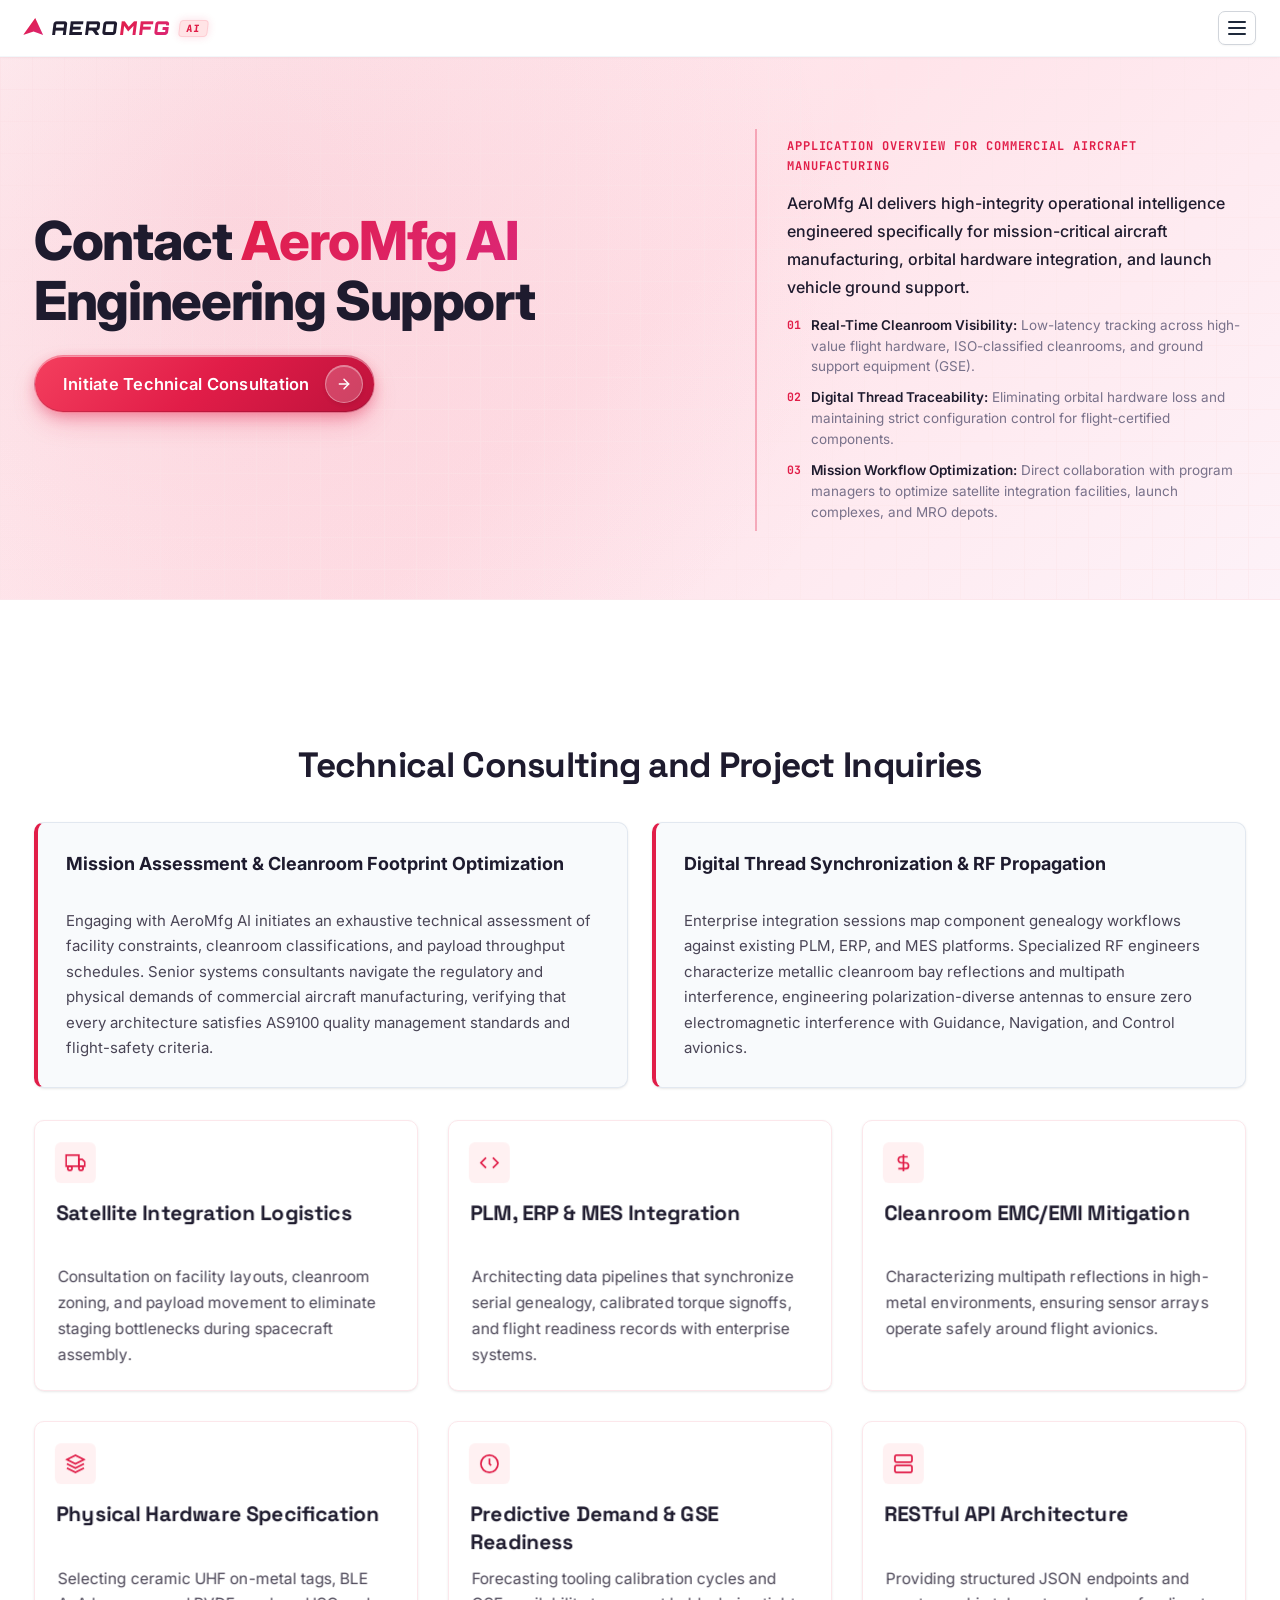
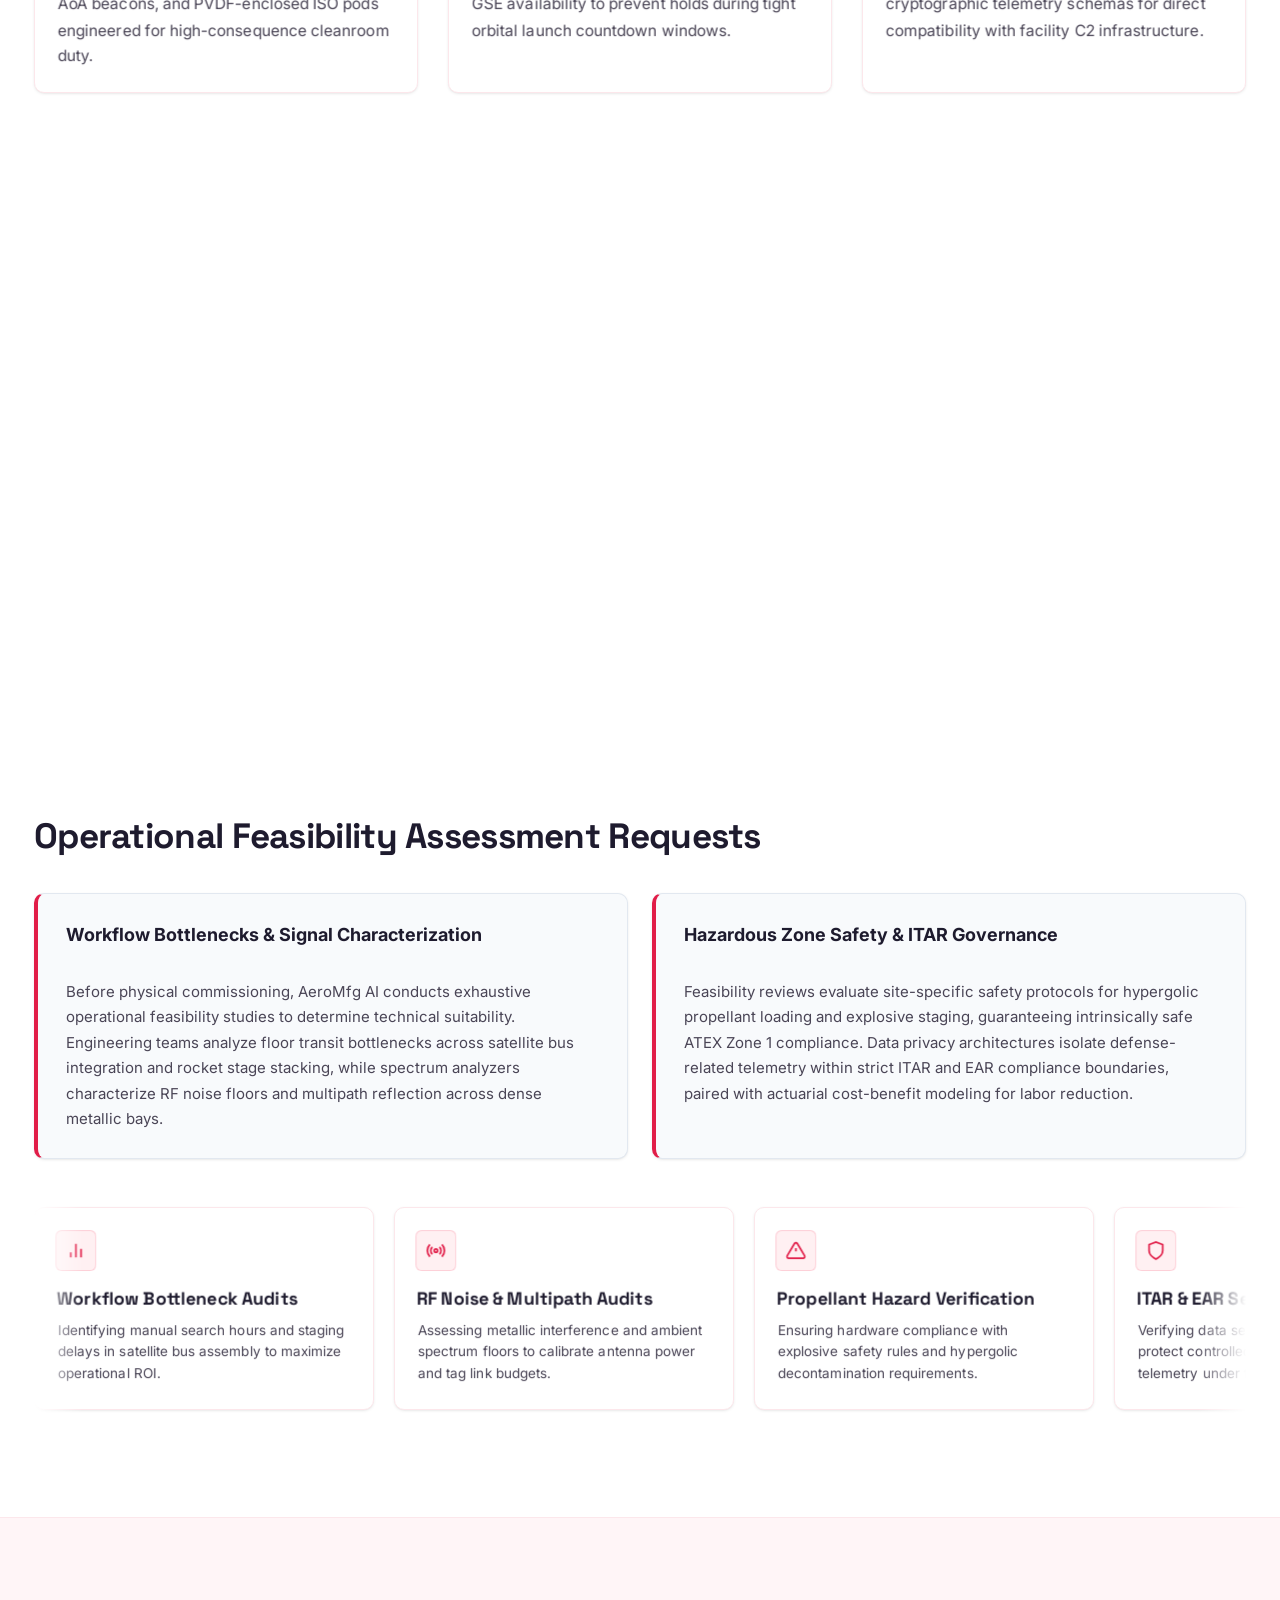
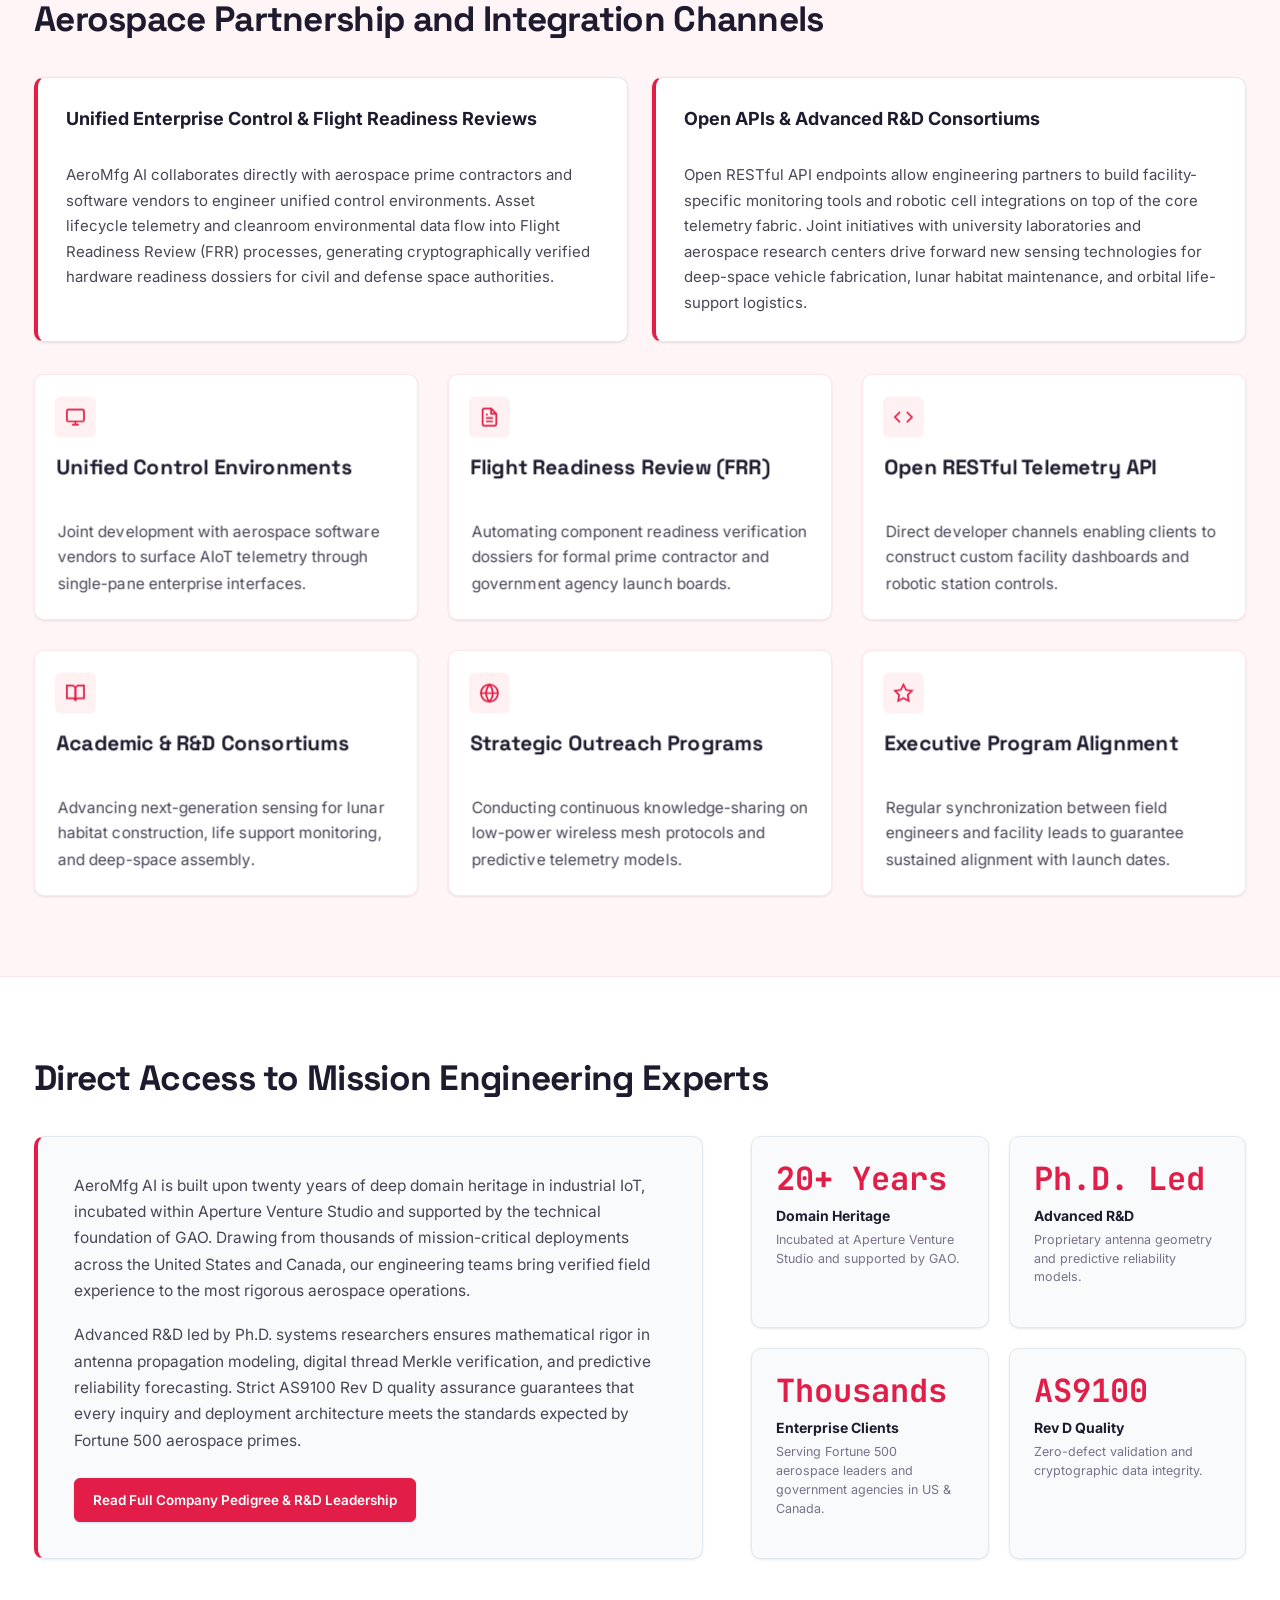
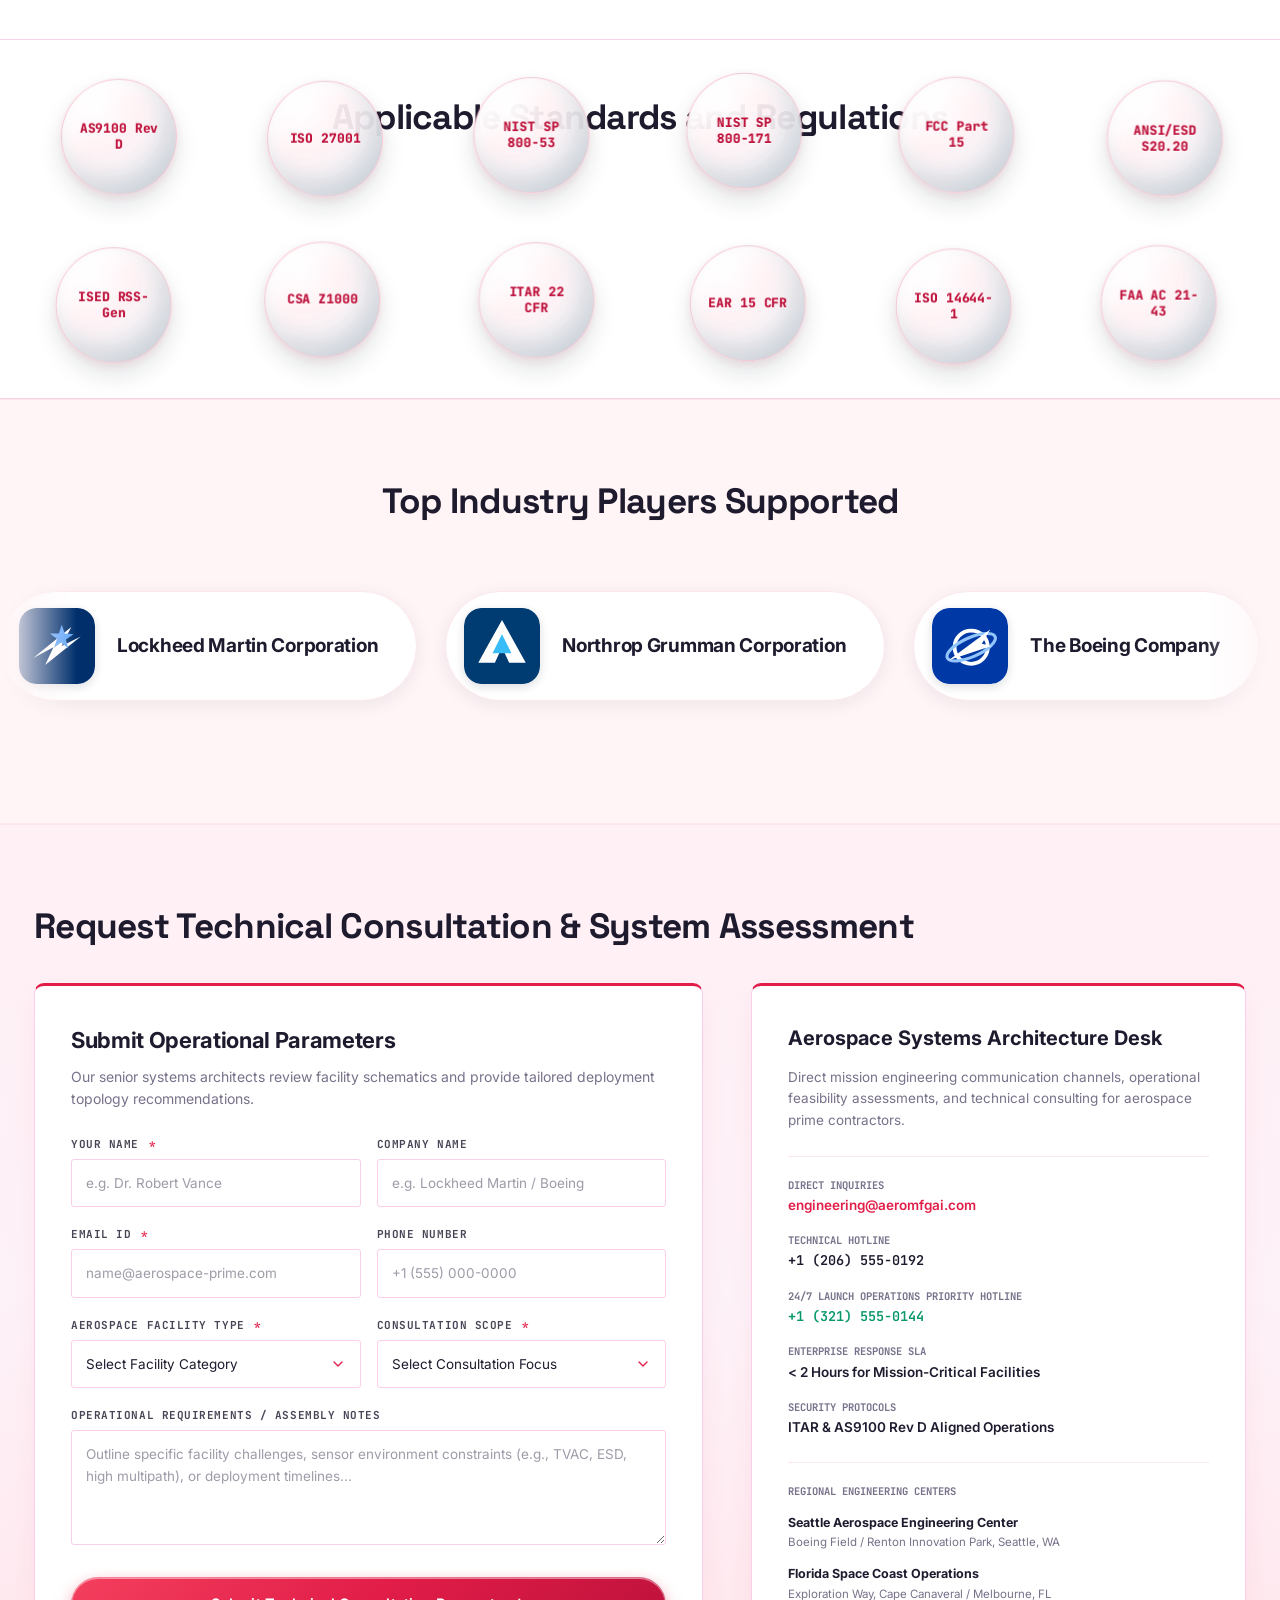
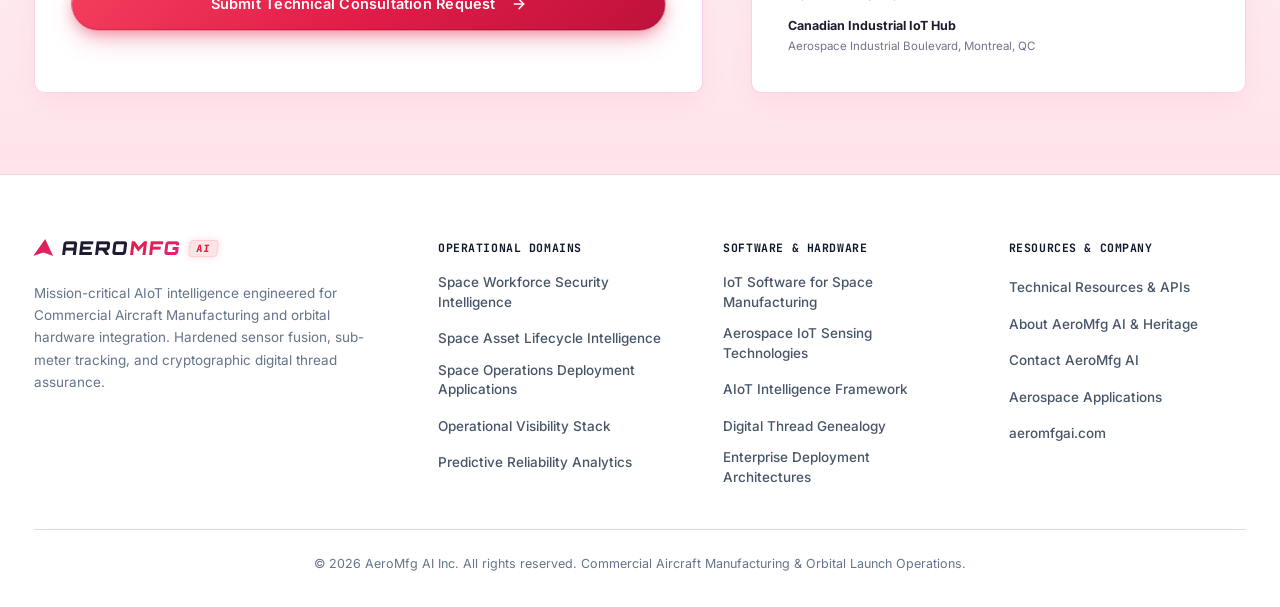
<file: contact-aeromfgai-ai.html>
<!DOCTYPE html>
<html lang="en">
<head>
  <meta charset="UTF-8" />
  <meta name="viewport" content="width=device-width, initial-scale=1.0" />
  <title>Contact AeroMfg AI | Aerospace Engineering Support &amp; AIoT Systems Integration for Commercial Aircraft Manufacturing</title>
  <meta name="description" content="Connect with AeroMfg AI for technical consulting, mission-critical AIoT project inquiries, and aeroCommercial Aircraft Manufacturing integration support for flight-grade hardware, orbital manufacturing, and launch vehicle infrastructure." />
  <meta name="keywords" content="Contact AeroMfg AI, Aerospace Engineering Support, Technical Consulting, Plant Feasibility Assessment, Aerospace Integration, Mission Engineering Experts, Commercial Aircraft Manufacturing, AIoT Deployment" />
  <meta name="theme-color" content="#fff5f7" />

  <!-- Fonts -->
  <link rel="preconnect" href="https://fonts.googleapis.com" />
  <link rel="preconnect" href="https://fonts.gstatic.com" crossorigin />
  <link href="https://fonts.googleapis.com/css2?family=Orbitron:wght@700;800;900&family=Inter:wght@400;500;600;700&family=JetBrains+Mono:wght@400;500;600;700&family=Space+Grotesk:wght@600;700&display=swap" rel="stylesheet" />

  <!-- Stylesheet -->
  <link rel="stylesheet" href="styles.css" />

  <!-- JSON-LD Structured Data -->
  <script type="application/ld+json">
  {
    "@context": "https://schema.org",
    "@graph": [
      {
        "@type": "WebPage",
        "@id": "https://aeromfgai.com/contact-aeromfgai-ai#webpage",
        "url": "https://aeromfgai.com/contact-aeromfgai-ai",
        "name": "Contact AeroMfg AI | Aerospace Engineering Support & AIoT Systems Integration",
        "description": "Connect with AeroMfg AI for technical consulting, mission-critical AIoT project inquiries, and aerospace manufacturing integration support.",
        "isPartOf": {
          "@type": "WebSite",
          "@id": "https://aeromfgai.com/#website",
          "name": "AeroMfg AI",
          "url": "https://aeromfgai.com/"
        },
        "breadcrumb": {
          "@type": "BreadcrumbList",
          "itemListElement": [
            {
              "@type": "ListItem",
              "position": 1,
              "name": "Home",
              "item": "https://aeromfgai.com/"
            },
            {
              "@type": "ListItem",
              "position": 2,
              "name": "Contact AeroMfg AI",
              "item": "https://aeromfgai.com/contact-aeromfgai-ai"
            }
          ]
        }
      },
      {
        "@type": "ContactPage",
        "name": "AeroMfg AI Aerospace Systems Architecture Desk",
        "description": "Direct mission engineering communication channels, operational feasibility assessments, and technical consulting for aerospace prime contractors.",
        "mainEntity": {
          "@type": "Organization",
          "name": "AeroMfg AI",
          "email": "engineering@aeromfgai.com",
          "telephone": "+1-206-555-0192",
          "contactPoint": [
            {
              "@type": "ContactPoint",
              "telephone": "+1-206-555-0192",
              "contactType": "Technical Engineering Support",
              "areaServed": ["US", "CA"],
              "availableLanguage": "English"
            },
            {
              "@type": "ContactPoint",
              "telephone": "+1-321-555-0144",
              "contactType": "24/7 Launch Operations Priority Hotline",
              "areaServed": ["US", "CA"],
              "availableLanguage": "English"
            }
          ]
        }
      }
    ]
  }
  </script>
</head>
<body>

  <!-- PURE CSS NAVIGATION DRAWER CONTROLLER (ZERO JAVASCRIPT) -->
  <input type="checkbox" id="drawer-toggle" class="drawer-toggle-input" />
  <div class="mobile-drawer-backdrop">
    <label for="drawer-toggle" class="mobile-drawer-overlay" aria-label="Close Navigation Menu"></label>
    <div class="mobile-drawer">
      <div class="mobile-drawer-head">
        <a href="index.html" class="brand-logo-link" title="AeroMfg AI">
          <span class="text-logo"><span class="delta-mark" aria-hidden="true"></span><span class="brand-text"><span class="text-aero">AERO</span><span class="text-mfg">MFG</span></span><span class="ai-chip">AI</span></span>
        </a>
        <label for="drawer-toggle" class="modal-close-btn" aria-label="Close Menu">&times;</label>
      </div>

      <nav class="mobile-nav-links">
        <a href="space-workforce-security-intelligence.html" class="mobile-nav-link">Space Workforce Security Intelligence</a>
        <a href="space-asset-lifecycle-intelligence.html" class="mobile-nav-link">Space Asset Lifecycle Intelligence</a>
        <a href="iot-software-space-manufacturing.html" class="mobile-nav-link">IoT Software for Space Manufacturing</a>
        <a href="aerospace-iot-sensing-technologies.html" class="mobile-nav-link">Aerospace IoT Sensing Technologies</a>
        <a href="space-operations-deployment-applications.html" class="mobile-nav-link">Space Operations Deployment Applications</a>
        <a href="technical-resources.html" class="mobile-nav-link">Technical Resources</a>
        <a href="about-aeromfgai-ai.html" class="mobile-nav-link">About AeroMfg AI</a>
      </nav>

      <div style="margin-top: auto; padding-top: 20px; border-top: 1px solid var(--border-subtle); display: flex; flex-direction: column; gap: 10px;">
        <a href="contact-aeromfgai-ai.html" class="btn btn-primary" style="width: 100%;">Contact AeroMfg AI</a>
      </div>
    </div>
  </div>

  <!-- STICKY MINIMALIST HEADER -->
  <header class="site-header">
    <div class="container header-inner">
      <a href="index.html" class="brand-logo-link" title="AeroMfg AI">
        <span class="text-logo"><span class="delta-mark" aria-hidden="true"></span><span class="brand-text"><span class="text-aero">AERO</span><span class="text-mfg">MFG</span></span><span class="ai-chip">AI</span></span>
      </a>

      <!-- Minimalist Hamburger Menu Button -->
      <label for="drawer-toggle" class="header-hamburger-btn" aria-label="Toggle Navigation Menu">
        <span class="hamburger-bar"></span>
        <span class="hamburger-bar"></span>
        <span class="hamburger-bar"></span>
      </label>
    </div>
  </header>

  <main>
    <!-- SUBPAGE HERO SECTION (EXPANSIVE ARCHITECTURAL SPREAD) -->
    <section class="subpage-hero" id="overview" style="padding: 72px 0 68px; background: radial-gradient(circle at 18% 30%, rgba(225, 29, 72, 0.06) 0%, transparent 55%), linear-gradient(135deg, #fff5f7 0%, #ffe4ea 50%, #fdf2f8 100%); border-bottom: 1px solid #fce7ec;">
      <div class="container">
        <div class="contact-hero-spread">
          <!-- Left: Title, Tag & CTA -->
          <div>
            <h1 class="subpage-title contact-hero-heading">
              Contact <span class="hero-brand-accent">AeroMfg AI</span> Engineering Support
            </h1>

            <div class="hero-btn-row" style="margin-top: 8px;">
              <a href="#consultation-form" class="hero-cta-btn">
                <span>Initiate Technical Consultation</span>
                <span class="cta-icon-circle" aria-hidden="true"><svg width="16" height="16" viewBox="0 0 24 24" fill="none" stroke="currentColor" stroke-width="2.2" stroke-linecap="round" stroke-linejoin="round" class="cta-arrow" aria-hidden="true"><line x1="5" y1="12" x2="19" y2="12"/><polyline points="12 5 19 12 12 19"/></svg></span>
              </a>
            </div>
          </div>

          <!-- Right: Narrative Spread with Architectural Accent -->
          <div class="contact-hero-right">
            <div class="contact-hero-context-title">
              Application Overview for Commercial Aircraft Manufacturing
            </div>
            <p class="contact-hero-lead-text" style="margin-bottom: 14px;">
              AeroMfg AI delivers high-integrity operational intelligence engineered specifically for mission-critical aircraft manufacturing, orbital hardware integration, and launch vehicle ground support.
            </p>
            <div style="display: flex; flex-direction: column; gap: 10px;">
              <div style="display: flex; align-items: flex-start; gap: 10px; font-size: 13.5px; line-height: 1.55;">
                <span style="color: #e11d48; font-weight: 700; font-family: var(--font-mono); font-size: 11.5px; flex-shrink: 0; padding-top: 1px;">01</span>
                <div>
                  <strong style="color: var(--text-heading); font-weight: 600;">Real-Time Cleanroom Visibility:</strong>
                  <span style="color: var(--text-muted);"> Low-latency tracking across high-value flight hardware, ISO-classified cleanrooms, and ground support equipment (GSE).</span>
                </div>
              </div>
              <div style="display: flex; align-items: flex-start; gap: 10px; font-size: 13.5px; line-height: 1.55;">
                <span style="color: #e11d48; font-weight: 700; font-family: var(--font-mono); font-size: 11.5px; flex-shrink: 0; padding-top: 1px;">02</span>
                <div>
                  <strong style="color: var(--text-heading); font-weight: 600;">Digital Thread Traceability:</strong>
                  <span style="color: var(--text-muted);"> Eliminating orbital hardware loss and maintaining strict configuration control for flight-certified components.</span>
                </div>
              </div>
              <div style="display: flex; align-items: flex-start; gap: 10px; font-size: 13.5px; line-height: 1.55;">
                <span style="color: #e11d48; font-weight: 700; font-family: var(--font-mono); font-size: 11.5px; flex-shrink: 0; padding-top: 1px;">03</span>
                <div>
                  <strong style="color: var(--text-heading); font-weight: 600;">Mission Workflow Optimization:</strong>
                  <span style="color: var(--text-muted);"> Direct collaboration with program managers to optimize satellite integration facilities, launch complexes, and MRO depots.</span>
                </div>
              </div>
            </div>
          </div>
        </div>
      </div>
    </section>

    <!-- SECTIONS 1-2 COMBINED: 3D VERTICAL SCROLL-FLIP CARD DECK -->
    <section class="section-wrap" id="technical-consulting">
      <div class="container">
        <div class="scroll-flip-track flip-2" id="contactFlipTrack">
          <div class="scroll-flip-stage">

            <!-- CARD 1: TECHNICAL CONSULTING AND PROJECT INQUIRIES -->
            <div class="scroll-flip-card is-active" data-flip-index="0">
              <div class="section-intro text-center">
                <h2 class="section-heading-lg">Technical Consulting and Project Inquiries</h2>
              </div>

              <!-- 2 Executive Narrative Cards -->
              <div class="text-two-col" style="margin-bottom: 32px; gap: 24px;">
                <article style="background: #f8fafc; padding: 26px 28px; border-radius: var(--radius-md); border: 1px solid #e2e8f0; border-left: 4px solid var(--brand-blue); box-shadow: var(--shadow-card); display: flex; flex-direction: column; justify-content: flex-start; height: 100%;">
                  <h3 style="font-size: 18px; font-weight: 700; color: var(--text-heading); margin-bottom: 12px; min-height: 2.6em;">
                    Mission Assessment &amp; Cleanroom Footprint Optimization
                  </h3>
                  <p style="font-size: 15px; line-height: 1.7; color: var(--text-body); margin: 0;">
                    Engaging with AeroMfg AI initiates an exhaustive technical assessment of facility constraints, cleanroom classifications, and payload throughput schedules. Senior systems consultants navigate the regulatory and physical demands of commercial aircraft manufacturing, verifying that every architecture satisfies AS9100 quality management standards and flight-safety criteria.
                  </p>
                </article>

                <article style="background: #f8fafc; padding: 26px 28px; border-radius: var(--radius-md); border: 1px solid #e2e8f0; border-left: 4px solid var(--brand-blue); box-shadow: var(--shadow-card); display: flex; flex-direction: column; justify-content: flex-start; height: 100%;">
                  <h3 style="font-size: 18px; font-weight: 700; color: var(--text-heading); margin-bottom: 12px; min-height: 2.6em;">
                    Digital Thread Synchronization &amp; RF Propagation
                  </h3>
                  <p style="font-size: 15px; line-height: 1.7; color: var(--text-body); margin: 0;">
                    Enterprise integration sessions map component genealogy workflows against existing PLM, ERP, and MES platforms. Specialized RF engineers characterize metallic cleanroom bay reflections and multipath interference, engineering polarization-diverse antennas to ensure zero electromagnetic interference with Guidance, Navigation, and Control avionics.
                  </p>
                </article>
              </div>

              <!-- 6 Technical Consulting Capability Cards -->
              <div class="module-grid-3">
                <article class="module-card">
                  <div class="module-card-icon" aria-hidden="true">
                    <svg width="20" height="20" viewBox="0 0 24 24" fill="none" stroke="currentColor" stroke-width="2"><rect x="1" y="3" width="15" height="13"/><polygon points="16 8 20 8 23 11 23 16 16 16 16 8"/><circle cx="5.5" cy="18.5" r="2.5"/><circle cx="18.5" cy="18.5" r="2.5"/></svg>
                  </div>
                  <h3 class="module-card-title">Satellite Integration Logistics</h3>
                  <p class="module-card-text">
                    Consultation on facility layouts, cleanroom zoning, and payload movement to eliminate staging bottlenecks during spacecraft assembly.
                  </p>
                </article>

                <article class="module-card">
                  <div class="module-card-icon" aria-hidden="true">
                    <svg width="20" height="20" viewBox="0 0 24 24" fill="none" stroke="currentColor" stroke-width="2"><polyline points="16 18 22 12 16 6"/><polyline points="8 6 2 12 8 18"/></svg>
                  </div>
                  <h3 class="module-card-title">PLM, ERP &amp; MES Integration</h3>
                  <p class="module-card-text">
                    Architecting data pipelines that synchronize serial genealogy, calibrated torque signoffs, and flight readiness records with enterprise systems.
                  </p>
                </article>

                <article class="module-card">
                  <div class="module-card-icon" aria-hidden="true">
                    <svg width="20" height="20" viewBox="0 0 24 24" fill="none" stroke="currentColor" stroke-width="2"><path d="M12 2v20M17 5H9.5a3.5 3.5 0 0 0 0 7h5a3.5 3.5 0 0 1 0 7H6"/></svg>
                  </div>
                  <h3 class="module-card-title">Cleanroom EMC/EMI Mitigation</h3>
                  <p class="module-card-text">
                    Characterizing multipath reflections in high-metal environments, ensuring sensor arrays operate safely around flight avionics.
                  </p>
                </article>

                <article class="module-card">
                  <div class="module-card-icon" aria-hidden="true">
                    <svg width="20" height="20" viewBox="0 0 24 24" fill="none" stroke="currentColor" stroke-width="2"><polygon points="12 2 2 7 12 12 22 7 12 2"/><polyline points="2 17 12 22 22 17"/><polyline points="2 12 12 17 22 12"/></svg>
                  </div>
                  <h3 class="module-card-title">Physical Hardware Specification</h3>
                  <p class="module-card-text">
                    Selecting ceramic UHF on-metal tags, BLE AoA beacons, and PVDF-enclosed ISO pods engineered for high-consequence cleanroom duty.
                  </p>
                </article>

                <article class="module-card">
                  <div class="module-card-icon" aria-hidden="true">
                    <svg width="20" height="20" viewBox="0 0 24 24" fill="none" stroke="currentColor" stroke-width="2"><circle cx="12" cy="12" r="10"/><polyline points="12 6 12 12 14 14"/></svg>
                  </div>
                  <h3 class="module-card-title">Predictive Demand &amp; GSE Readiness</h3>
                  <p class="module-card-text">
                    Forecasting tooling calibration cycles and GSE availability to prevent holds during tight orbital launch countdown windows.
                  </p>
                </article>

                <article class="module-card">
                  <div class="module-card-icon" aria-hidden="true">
                    <svg width="20" height="20" viewBox="0 0 24 24" fill="none" stroke="currentColor" stroke-width="2"><rect x="2" y="2" width="20" height="8" rx="2" ry="2"/><rect x="2" y="14" width="20" height="8" rx="2" ry="2"/><line x1="6" y1="6" x2="6.01" y2="6"/><line x1="6" y1="18" x2="6.01" y2="18"/></svg>
                  </div>
                  <h3 class="module-card-title">RESTful API Architecture</h3>
                  <p class="module-card-text">
                    Providing structured JSON endpoints and cryptographic telemetry schemas for direct compatibility with facility C2 infrastructure.
                  </p>
                </article>
              </div>
            </div>

            <!-- CARD 2: ENGINEERING SUPPORT FOR SYSTEM DEPLOYMENT -->
            <div class="scroll-flip-card" id="system-deployment" data-flip-index="1">
              <div class="section-intro text-center">
                <h2 class="section-heading-lg">Engineering Support for System Deployment</h2>
              </div>

              <!-- 2 Executive Narrative Cards -->
              <div class="text-two-col" style="margin-bottom: 32px; gap: 24px;">
                <article style="background: #ffffff; padding: 26px 28px; border-radius: var(--radius-md); border: 1px solid #e2e8f0; border-left: 4px solid var(--brand-blue); box-shadow: var(--shadow-card); display: flex; flex-direction: column; justify-content: flex-start; height: 100%;">
                  <h3 style="font-size: 18px; font-weight: 700; color: var(--text-heading); margin-bottom: 12px; min-height: 2.6em;">
                    Turnkey On-Site Array Mapping &amp; Cleanroom Staging
                  </h3>
                  <p style="font-size: 15px; line-height: 1.7; color: var(--text-body); margin: 0;">
                    AeroMfg AI field engineers provide direct on-site guidance for the physical positioning of BLE gateways and RFID portals, accounting for structural shielding, RF attenuation, and critical path staging dollies. Sensor pods for ISO-classified cleanrooms and vacuum chambers undergo precision calibration to capture micro-particulate, thermal, and barometric telemetry without drift.
                  </p>
                </article>

                <article style="background: #ffffff; padding: 26px 28px; border-radius: var(--radius-md); border: 1px solid #e2e8f0; border-left: 4px solid var(--brand-blue); box-shadow: var(--shadow-card); display: flex; flex-direction: column; justify-content: flex-start; height: 100%;">
                  <h3 style="font-size: 18px; font-weight: 700; color: var(--text-heading); margin-bottom: 12px; min-height: 2.6em;">
                    Hardware Security &amp; Launch Window Availability
                  </h3>
                  <p style="font-size: 15px; line-height: 1.7; color: var(--text-body); margin: 0;">
                    Technical teams enforce mutual TLS (mTLS) and hardware-accelerated AES-256 cryptographic enclaves throughout the facility network topology, protecting sensitive aerospace manufacturing records. Dedicated field engineers provide continuous on-site presence during flight-critical rollout and countdown windows, supported by 24/7 remote telemetry diagnostic telemetry.
                  </p>
                </article>
              </div>

              <!-- 6 Turnkey Deployment Pipeline Stages (Balanced 3x2 Grid) -->
              <div class="module-grid-3">
                <!-- Stage 1 -->
                <article class="module-card" id="deploy-stage-1">
                  <div class="module-card-icon" aria-hidden="true">
                    <svg width="20" height="20" viewBox="0 0 24 24" fill="none" stroke="currentColor" stroke-width="2"><circle cx="12" cy="12" r="10"/><line x1="22" y1="12" x2="18" y2="12"/><line x1="6" y1="12" x2="2" y2="12"/><line x1="12" y1="6" x2="12" y2="2"/><line x1="12" y1="22" x2="12" y2="18"/></svg>
                  </div>
                  <h3 class="module-card-title">3D LiDAR Site Mapping</h3>
                  <p class="module-card-text">
                    Conducting spatial laser surveys to generate accurate antenna mounting schematics and optimal line-of-sight gateway layouts.
                  </p>
                </article>

                <!-- Stage 2 -->
                <article class="module-card" id="deploy-stage-2">
                  <div class="module-card-icon" aria-hidden="true">
                    <svg width="20" height="20" viewBox="0 0 24 24" fill="none" stroke="currentColor" stroke-width="2"><path d="M12 2.69l5.66 5.66a8 8 0 1 1-11.31 0z"/></svg>
                  </div>
                  <h3 class="module-card-title">Cleanroom Node Calibration</h3>
                  <p class="module-card-text">
                    NIST-traceable calibration of particulate counters and humidity sensors for ISO 14644-1 Class 4 and 5 cleanroom compliance.
                  </p>
                </article>

                <!-- Stage 3 -->
                <article class="module-card" id="deploy-stage-3">
                  <div class="module-card-icon" aria-hidden="true">
                    <svg width="20" height="20" viewBox="0 0 24 24" fill="none" stroke="currentColor" stroke-width="2"><rect x="3" y="11" width="18" height="11" rx="2" ry="2"/><path d="M7 11V7a5 5 0 0 1 10 0v4"/></svg>
                  </div>
                  <h3 class="module-card-title">Cryptographic mTLS Enclaves</h3>
                  <p class="module-card-text">
                    Hardware security module authentication and end-to-end encryption securing telemetry against industrial eavesdropping.
                  </p>
                </article>

                <!-- Stage 4 -->
                <article class="module-card" id="deploy-stage-4">
                  <div class="module-card-icon" aria-hidden="true">
                    <svg width="20" height="20" viewBox="0 0 24 24" fill="none" stroke="currentColor" stroke-width="2"><path d="M22 16.92v3a2 2 0 0 1-2.18 2 19.79 19.79 0 0 1-8.63-3.07 19.5 19.5 0 0 1-6-6 19.79 19.79 0 0 1-3.07-8.67A2 2 0 0 1 4.11 2h3a2 2 0 0 1 2 1.72 12.84 12.84 0 0 0 .7 2.81 2 2 0 0 1-.45 2.11L8.09 9.91a16 16 0 0 0 6 6l1.27-1.27a2 2 0 0 1 2.11-.45 12.84 12.84 0 0 0 2.81.7A2 2 0 0 1 22 16.92z"/></svg>
                  </div>
                  <h3 class="module-card-title">24/7 Mission Countdown Coverage</h3>
                  <p class="module-card-text">
                    Dedicated engineering dispatch available around the clock during flight-critical launch countdowns and payload rollouts.
                  </p>
                </article>

                <!-- Stage 5 -->
                <article class="module-card" id="deploy-stage-5">
                  <div class="module-card-icon" aria-hidden="true">
                    <svg width="20" height="20" viewBox="0 0 24 24" fill="none" stroke="currentColor" stroke-width="2"><path d="M17 21v-2a4 4 0 0 0-4-4H5a4 4 0 0 0-4 4v2"/><circle cx="9" cy="7" r="4"/><path d="M23 21v-2a4 4 0 0 0-3-3.87"/><path d="M16 3.13a4 4 0 0 1 0 7.75"/></svg>
                  </div>
                  <h3 class="module-card-title">Facility Personnel Enablement</h3>
                  <p class="module-card-text">
                    Comprehensive technical training for manufacturing leads and floor technicians to ensure rapid, friction-free platform adoption.
                  </p>
                </article>

                <!-- Stage 6 -->
                <article class="module-card" id="deploy-stage-6">
                  <div class="module-card-icon" aria-hidden="true">
                    <svg width="20" height="20" viewBox="0 0 24 24" fill="none" stroke="currentColor" stroke-width="2"><polygon points="13 2 3 14 12 14 11 22 21 10 12 10 13 2"/></svg>
                  </div>
                  <h3 class="module-card-title">Post-Commissioning Optimization</h3>
                  <p class="module-card-text">
                    Iterative algorithmic tuning as production progresses from structural sub-assembly to fairing encapsulation.
                  </p>
                </article>
              </div>
            </div>

          </div><!-- /.scroll-flip-stage -->
        </div><!-- /.scroll-flip-track -->
      </div>
    </section>

    <script type="text/javascript">
      (function () {
        var track = document.getElementById('contactFlipTrack');
        if (!track) return;
        var cards = Array.prototype.slice.call(track.querySelectorAll('.scroll-flip-card'));
        if (!cards.length) return;
        var reduceMotion = window.matchMedia && window.matchMedia('(prefers-reduced-motion: reduce)').matches;
        if (reduceMotion || window.innerWidth <= 900) return;

        var activeIdx = 0;

        function updateFlip() {
          if (window.innerWidth <= 900) {
            cards.forEach(function (c) {
              c.style.transform = '';
              c.style.opacity = '';
              c.classList.add('is-active');
            });
            return;
          }
          var rect = track.getBoundingClientRect();
          var scrollable = track.offsetHeight - window.innerHeight;
          if (scrollable <= 0) return;
          var progress = Math.max(0, Math.min(1, -rect.top / scrollable));
          var nextIdx = progress < 0.5 ? 0 : 1;

          if (nextIdx !== activeIdx) {
            activeIdx = nextIdx;
          }

          cards.forEach(function (card, idx) {
            card.classList.toggle('is-active', idx === activeIdx);
            if (idx < activeIdx) {
              card.style.transform = 'rotateX(88deg) scale(0.95)';
              card.style.opacity = '0';
            } else if (idx > activeIdx) {
              card.style.transform = 'rotateX(-88deg) scale(0.95)';
              card.style.opacity = '0';
            } else {
              card.style.transform = 'rotateX(0deg) scale(1)';
              card.style.opacity = '1';
            }
          });
        }

        window.addEventListener('scroll', updateFlip, { passive: true });
        window.addEventListener('resize', updateFlip);
        updateFlip();
      })();
    </script>

    <!-- SECTION 3: OPERATIONAL FEASIBILITY ASSESSMENT REQUESTS -->
    <section class="section-wrap" id="feasibility-assessment">
      <div class="container">
        <div class="section-intro">
          <h2 class="section-heading-lg">Operational Feasibility Assessment Requests</h2>
        </div>

        <!-- 2 Executive Narrative Cards -->
        <div class="text-two-col" style="margin-bottom: 32px; gap: 24px;">
          <article style="background: #f8fafc; padding: 26px 28px; border-radius: var(--radius-md); border: 1px solid #e2e8f0; border-left: 4px solid var(--brand-blue); box-shadow: var(--shadow-card); display: flex; flex-direction: column; justify-content: flex-start; height: 100%;">
            <h3 style="font-size: 18px; font-weight: 700; color: var(--text-heading); margin-bottom: 12px; min-height: 2.6em;">
              Workflow Bottlenecks &amp; Signal Characterization
            </h3>
            <p style="font-size: 15px; line-height: 1.7; color: var(--text-body); margin: 0;">
              Before physical commissioning, AeroMfg AI conducts exhaustive operational feasibility studies to determine technical suitability. Engineering teams analyze floor transit bottlenecks across satellite bus integration and rocket stage stacking, while spectrum analyzers characterize RF noise floors and multipath reflection across dense metallic bays.
            </p>
          </article>

          <article style="background: #f8fafc; padding: 26px 28px; border-radius: var(--radius-md); border: 1px solid #e2e8f0; border-left: 4px solid var(--brand-blue); box-shadow: var(--shadow-card); display: flex; flex-direction: column; justify-content: flex-start; height: 100%;">
            <h3 style="font-size: 18px; font-weight: 700; color: var(--text-heading); margin-bottom: 12px; min-height: 2.6em;">
              Hazardous Zone Safety &amp; ITAR Governance
            </h3>
            <p style="font-size: 15px; line-height: 1.7; color: var(--text-body); margin: 0;">
              Feasibility reviews evaluate site-specific safety protocols for hypergolic propellant loading and explosive staging, guaranteeing intrinsically safe ATEX Zone 1 compliance. Data privacy architectures isolate defense-related telemetry within strict ITAR and EAR compliance boundaries, paired with actuarial cost-benefit modeling for labor reduction.
            </p>
          </article>
        </div>

        <!-- Horizontal Auto-Moving Technical Feature Cards Track (Left to Right) -->
        <div class="marquee-slider-wrap" aria-label="Operational feasibility assessment feature cards">
          <div class="marquee-group">
            <article class="module-card">
              <div class="module-card-icon" aria-hidden="true">
                <svg width="20" height="20" viewBox="0 0 24 24" fill="none" stroke="currentColor" stroke-width="2"><line x1="18" y1="20" x2="18" y2="10"/><line x1="12" y1="20" x2="12" y2="4"/><line x1="6" y1="20" x2="6" y2="14"/></svg>
              </div>
              <h3 class="module-card-title">Workflow Bottleneck Audits</h3>
              <p class="module-card-text">
                Identifying manual search hours and staging delays in satellite bus assembly to maximize operational ROI.
              </p>
            </article>

            <article class="module-card">
              <div class="module-card-icon" aria-hidden="true">
                <svg width="20" height="20" viewBox="0 0 24 24" fill="none" stroke="currentColor" stroke-width="2"><circle cx="12" cy="12" r="2"/><path d="M16.24 7.76a6 6 0 0 1 0 8.49m-8.48-.01a6 6 0 0 1 0-8.49m11.31-2.82a10 10 0 0 1 0 14.14m-14.14 0a10 10 0 0 1 0-14.14"/></svg>
              </div>
              <h3 class="module-card-title">RF Noise &amp; Multipath Audits</h3>
              <p class="module-card-text">
                Assessing metallic interference and ambient spectrum floors to calibrate antenna power and tag link budgets.
              </p>
            </article>

            <article class="module-card">
              <div class="module-card-icon" aria-hidden="true">
                <svg width="20" height="20" viewBox="0 0 24 24" fill="none" stroke="currentColor" stroke-width="2"><path d="M10.29 3.86L1.82 18a2 2 0 0 0 1.71 3h16.94a2 2 0 0 0 1.71-3L13.71 3.86a2 2 0 0 0-3.42 0z"/><line x1="12" y1="9" x2="12" y2="13"/><line x1="12" y1="17" x2="12.01" y2="17"/></svg>
              </div>
              <h3 class="module-card-title">Propellant Hazard Verification</h3>
              <p class="module-card-text">
                Ensuring hardware compliance with explosive safety rules and hypergolic decontamination requirements.
              </p>
            </article>

            <article class="module-card">
              <div class="module-card-icon" aria-hidden="true">
                <svg width="20" height="20" viewBox="0 0 24 24" fill="none" stroke="currentColor" stroke-width="2"><path d="M12 22s8-4 8-10V5l-8-3-8 3v7c0 6 8 10 8 10z"/></svg>
              </div>
              <h3 class="module-card-title">ITAR &amp; EAR Security Isolation</h3>
              <p class="module-card-text">
                Verifying data segmentation models to protect controlled defense hardware telemetry under federal mandates.
              </p>
            </article>

            <article class="module-card">
              <div class="module-card-icon" aria-hidden="true">
                <svg width="20" height="20" viewBox="0 0 24 24" fill="none" stroke="currentColor" stroke-width="2"><circle cx="12" cy="12" r="10"/><line x1="12" y1="8" x2="12" y2="12"/><line x1="12" y1="16" x2="12.01" y2="16"/></svg>
              </div>
              <h3 class="module-card-title">Actuarial Cost-Benefit Modeling</h3>
              <p class="module-card-text">
                Delivering data-backed projections on labor savings, tooling utilization gains, and inventory reduction.
              </p>
            </article>

            <article class="module-card">
              <div class="module-card-icon" aria-hidden="true">
                <svg width="20" height="20" viewBox="0 0 24 24" fill="none" stroke="currentColor" stroke-width="2"><polyline points="9 11 12 14 22 4"/><path d="M21 12v7a2 2 0 0 1-2 2H5a2 2 0 0 1-2-2V5a2 2 0 0 1 2-2h11"/></svg>
              </div>
              <h3 class="module-card-title">Phased Rollout Blueprints</h3>
              <p class="module-card-text">
                Designing non-intrusive staged rollout plans that preserve critical path production and flight test milestones.
              </p>
            </article>
          </div>

          <!-- Duplicate group for infinite seamless scroll -->
          <div class="marquee-group" aria-hidden="true">
            <article class="module-card">
              <div class="module-card-icon" aria-hidden="true">
                <svg width="20" height="20" viewBox="0 0 24 24" fill="none" stroke="currentColor" stroke-width="2"><line x1="18" y1="20" x2="18" y2="10"/><line x1="12" y1="20" x2="12" y2="4"/><line x1="6" y1="20" x2="6" y2="14"/></svg>
              </div>
              <h3 class="module-card-title">Workflow Bottleneck Audits</h3>
              <p class="module-card-text">
                Identifying manual search hours and staging delays in satellite bus assembly to maximize operational ROI.
              </p>
            </article>

            <article class="module-card">
              <div class="module-card-icon" aria-hidden="true">
                <svg width="20" height="20" viewBox="0 0 24 24" fill="none" stroke="currentColor" stroke-width="2"><circle cx="12" cy="12" r="2"/><path d="M16.24 7.76a6 6 0 0 1 0 8.49m-8.48-.01a6 6 0 0 1 0-8.49m11.31-2.82a10 10 0 0 1 0 14.14m-14.14 0a10 10 0 0 1 0-14.14"/></svg>
              </div>
              <h3 class="module-card-title">RF Noise &amp; Multipath Audits</h3>
              <p class="module-card-text">
                Assessing metallic interference and ambient spectrum floors to calibrate antenna power and tag link budgets.
              </p>
            </article>

            <article class="module-card">
              <div class="module-card-icon" aria-hidden="true">
                <svg width="20" height="20" viewBox="0 0 24 24" fill="none" stroke="currentColor" stroke-width="2"><path d="M10.29 3.86L1.82 18a2 2 0 0 0 1.71 3h16.94a2 2 0 0 0 1.71-3L13.71 3.86a2 2 0 0 0-3.42 0z"/><line x1="12" y1="9" x2="12" y2="13"/><line x1="12" y1="17" x2="12.01" y2="17"/></svg>
              </div>
              <h3 class="module-card-title">Propellant Hazard Verification</h3>
              <p class="module-card-text">
                Ensuring hardware compliance with explosive safety rules and hypergolic decontamination requirements.
              </p>
            </article>

            <article class="module-card">
              <div class="module-card-icon" aria-hidden="true">
                <svg width="20" height="20" viewBox="0 0 24 24" fill="none" stroke="currentColor" stroke-width="2"><path d="M12 22s8-4 8-10V5l-8-3-8 3v7c0 6 8 10 8 10z"/></svg>
              </div>
              <h3 class="module-card-title">ITAR &amp; EAR Security Isolation</h3>
              <p class="module-card-text">
                Verifying data segmentation models to protect controlled defense hardware telemetry under federal mandates.
              </p>
            </article>

            <article class="module-card">
              <div class="module-card-icon" aria-hidden="true">
                <svg width="20" height="20" viewBox="0 0 24 24" fill="none" stroke="currentColor" stroke-width="2"><circle cx="12" cy="12" r="10"/><line x1="12" y1="8" x2="12" y2="12"/><line x1="12" y1="16" x2="12.01" y2="16"/></svg>
              </div>
              <h3 class="module-card-title">Actuarial Cost-Benefit Modeling</h3>
              <p class="module-card-text">
                Delivering data-backed projections on labor savings, tooling utilization gains, and inventory reduction.
              </p>
            </article>

            <article class="module-card">
              <div class="module-card-icon" aria-hidden="true">
                <svg width="20" height="20" viewBox="0 0 24 24" fill="none" stroke="currentColor" stroke-width="2"><polyline points="9 11 12 14 22 4"/><path d="M21 12v7a2 2 0 0 1-2 2H5a2 2 0 0 1-2-2V5a2 2 0 0 1 2-2h11"/></svg>
              </div>
              <h3 class="module-card-title">Phased Rollout Blueprints</h3>
              <p class="module-card-text">
                Designing non-intrusive staged rollout plans that preserve critical path production and flight test milestones.
              </p>
            </article>
          </div>
        </div>
      </div>
    </section>

    <!-- SECTION 4: AEROSPACE PARTNERSHIP AND INTEGRATION CHANNELS -->
    <section class="section-wrap alt-bg" id="aerospace-partnerships">
      <div class="container">
        <div class="section-intro">
          <h2 class="section-heading-lg">Aerospace Partnership and Integration Channels</h2>
        </div>

        <!-- 2 Executive Narrative Cards -->
        <div class="text-two-col" style="margin-bottom: 32px; gap: 24px;">
          <article style="background: #ffffff; padding: 26px 28px; border-radius: var(--radius-md); border: 1px solid #e2e8f0; border-left: 4px solid var(--brand-blue); box-shadow: var(--shadow-card); display: flex; flex-direction: column; justify-content: flex-start; height: 100%;">
            <h3 style="font-size: 18px; font-weight: 700; color: var(--text-heading); margin-bottom: 12px; min-height: 2.6em;">
              Unified Enterprise Control &amp; Flight Readiness Reviews
            </h3>
            <p style="font-size: 15px; line-height: 1.7; color: var(--text-body); margin: 0;">
              AeroMfg AI collaborates directly with aerospace prime contractors and software vendors to engineer unified control environments. Asset lifecycle telemetry and cleanroom environmental data flow into Flight Readiness Review (FRR) processes, generating cryptographically verified hardware readiness dossiers for civil and defense space authorities.
            </p>
          </article>

          <article style="background: #ffffff; padding: 26px 28px; border-radius: var(--radius-md); border: 1px solid #e2e8f0; border-left: 4px solid var(--brand-blue); box-shadow: var(--shadow-card); display: flex; flex-direction: column; justify-content: flex-start; height: 100%;">
            <h3 style="font-size: 18px; font-weight: 700; color: var(--text-heading); margin-bottom: 12px; min-height: 2.6em;">
              Open APIs &amp; Advanced R&amp;D Consortiums
            </h3>
            <p style="font-size: 15px; line-height: 1.7; color: var(--text-body); margin: 0;">
              Open RESTful API endpoints allow engineering partners to build facility-specific monitoring tools and robotic cell integrations on top of the core telemetry fabric. Joint initiatives with university laboratories and aerospace research centers drive forward new sensing technologies for deep-space vehicle fabrication, lunar habitat maintenance, and orbital life-support logistics.
            </p>
          </article>
        </div>

        <!-- 6 Partnership Cards -->
        <div class="module-grid-3">
          <article class="module-card">
            <div class="module-card-icon" aria-hidden="true">
              <svg width="20" height="20" viewBox="0 0 24 24" fill="none" stroke="currentColor" stroke-width="2"><rect x="2" y="3" width="20" height="14" rx="2" ry="2"/><line x1="8" y1="21" x2="16" y2="21"/><line x1="12" y1="17" x2="12" y2="21"/></svg>
            </div>
            <h3 class="module-card-title">Unified Control Environments</h3>
            <p class="module-card-text">
              Joint development with aerospace software vendors to surface AIoT telemetry through single-pane enterprise interfaces.
            </p>
          </article>

          <article class="module-card">
            <div class="module-card-icon" aria-hidden="true">
              <svg width="20" height="20" viewBox="0 0 24 24" fill="none" stroke="currentColor" stroke-width="2"><path d="M14 2H6a2 2 0 0 0-2 2v16a2 2 0 0 0 2 2h12a2 2 0 0 0 2-2V8z"/><polyline points="14 2 14 8 20 8"/><line x1="16" y1="13" x2="8" y2="13"/><line x1="16" y1="17" x2="8" y2="17"/><polyline points="10 9 9 9 8 9"/></svg>
            </div>
            <h3 class="module-card-title">Flight Readiness Review (FRR)</h3>
            <p class="module-card-text">
              Automating component readiness verification dossiers for formal prime contractor and government agency launch boards.
            </p>
          </article>

          <article class="module-card">
            <div class="module-card-icon" aria-hidden="true">
              <svg width="20" height="20" viewBox="0 0 24 24" fill="none" stroke="currentColor" stroke-width="2"><polyline points="16 18 22 12 16 6"/><polyline points="8 6 2 12 8 18"/></svg>
            </div>
            <h3 class="module-card-title">Open RESTful Telemetry API</h3>
            <p class="module-card-text">
              Direct developer channels enabling clients to construct custom facility dashboards and robotic station controls.
            </p>
          </article>

          <article class="module-card">
            <div class="module-card-icon" aria-hidden="true">
              <svg width="20" height="20" viewBox="0 0 24 24" fill="none" stroke="currentColor" stroke-width="2"><path d="M2 3h6a4 4 0 0 1 4 4v14a3 3 0 0 0-3-3H2z"/><path d="M22 3h-6a4 4 0 0 0-4 4v14a3 3 0 0 1 3-3h7z"/></svg>
            </div>
            <h3 class="module-card-title">Academic &amp; R&amp;D Consortiums</h3>
            <p class="module-card-text">
              Advancing next-generation sensing for lunar habitat construction, life support monitoring, and deep-space assembly.
            </p>
          </article>

          <article class="module-card">
            <div class="module-card-icon" aria-hidden="true">
              <svg width="20" height="20" viewBox="0 0 24 24" fill="none" stroke="currentColor" stroke-width="2"><circle cx="12" cy="12" r="10"/><line x1="2" y1="12" x2="22" y2="12"/><path d="M12 2a15.3 15.3 0 0 1 4 10 15.3 15.3 0 0 1-4 10 15.3 15.3 0 0 1-4-10 15.3 15.3 0 0 1 4-10z"/></svg>
            </div>
            <h3 class="module-card-title">Strategic Outreach Programs</h3>
            <p class="module-card-text">
              Conducting continuous knowledge-sharing on low-power wireless mesh protocols and predictive telemetry models.
            </p>
          </article>

          <article class="module-card">
            <div class="module-card-icon" aria-hidden="true">
              <svg width="20" height="20" viewBox="0 0 24 24" fill="none" stroke="currentColor" stroke-width="2"><polygon points="12 2 15.09 8.26 22 9.27 17 14.14 18.18 21.02 12 17.77 5.82 21.02 7 14.14 2 9.27 8.91 8.26 12 2"/></svg>
            </div>
            <h3 class="module-card-title">Executive Program Alignment</h3>
            <p class="module-card-text">
              Regular synchronization between field engineers and facility leads to guarantee sustained alignment with launch dates.
            </p>
          </article>
        </div>
      </div>
    </section>

    <!-- SECTION 5: DIRECT ACCESS TO MISSION ENGINEERING EXPERTS -->
    <section class="section-wrap" id="mission-experts">
      <div class="container">
        <div class="section-intro">
          <h2 class="section-heading-lg">Direct Access to Mission Engineering Experts</h2>
        </div>

        <div class="about-layout">
          <!-- Executive Overview Narrative Card -->
          <article class="about-narrative-card" style="background: #f8fafc; border: 1px solid #e2e8f0; border-left: 4px solid var(--brand-blue); box-shadow: var(--shadow-card);">
            <div>
              <p style="font-size: 15.5px; line-height: 1.7; color: var(--text-body); margin-bottom: 18px;">
                AeroMfg AI is built upon twenty years of deep domain heritage in industrial IoT, incubated within Aperture Venture Studio and supported by the technical foundation of GAO. Drawing from thousands of mission-critical deployments across the United States and Canada, our engineering teams bring verified field experience to the most rigorous aerospace operations.
              </p>
              <p style="font-size: 15.5px; line-height: 1.7; color: var(--text-body); margin-bottom: 24px;">
                Advanced R&amp;D led by Ph.D. systems researchers ensures mathematical rigor in antenna propagation modeling, digital thread Merkle verification, and predictive reliability forecasting. Strict AS9100 Rev D quality assurance guarantees that every inquiry and deployment architecture meets the standards expected by Fortune 500 aerospace primes.
              </p>
            </div>
            <div>
              <a href="about-aeromfgai-ai.html" class="btn btn-primary">
                Read Full Company Pedigree &amp; R&amp;D Leadership
              </a>
            </div>
          </article>

          <!-- Credibility & Performance Metrics Grid -->
          <div class="about-stats-grid">
            <div class="about-stat-box" style="background: #f8fafc; border: 1px solid #e2e8f0; box-shadow: var(--shadow-card);">
              <span style="font-family: var(--font-mono); font-size: 2rem; font-weight: 700; color: var(--brand-blue); line-height: 1.1;">20+ Years</span>
              <strong style="font-size: 14px; color: var(--text-heading); margin: 8px 0 4px;">Domain Heritage</strong>
              <span style="font-size: 12.5px; color: var(--text-muted); line-height: 1.5;">Incubated at Aperture Venture Studio and supported by GAO.</span>
            </div>

            <div class="about-stat-box" style="background: #f8fafc; border: 1px solid #e2e8f0; box-shadow: var(--shadow-card);">
              <span style="font-family: var(--font-mono); font-size: 2rem; font-weight: 700; color: var(--brand-blue); line-height: 1.1;">Ph.D. Led</span>
              <strong style="font-size: 14px; color: var(--text-heading); margin: 8px 0 4px;">Advanced R&amp;D</strong>
              <span style="font-size: 12.5px; color: var(--text-muted); line-height: 1.5;">Proprietary antenna geometry and predictive reliability models.</span>
            </div>

            <div class="about-stat-box" style="background: #f8fafc; border: 1px solid #e2e8f0; box-shadow: var(--shadow-card);">
              <span style="font-family: var(--font-mono); font-size: 2rem; font-weight: 700; color: var(--brand-blue); line-height: 1.1;">Thousands</span>
              <strong style="font-size: 14px; color: var(--text-heading); margin: 8px 0 4px;">Enterprise Clients</strong>
              <span style="font-size: 12.5px; color: var(--text-muted); line-height: 1.5;">Serving Fortune 500 aerospace leaders and government agencies in US &amp; Canada.</span>
            </div>

            <div class="about-stat-box" style="background: #f8fafc; border: 1px solid #e2e8f0; box-shadow: var(--shadow-card);">
              <span style="font-family: var(--font-mono); font-size: 2rem; font-weight: 700; color: var(--brand-blue); line-height: 1.1;">AS9100</span>
              <strong style="font-size: 14px; color: var(--text-heading); margin: 8px 0 4px;">Rev D Quality</strong>
              <span style="font-size: 12.5px; color: var(--text-muted); line-height: 1.5;">Zero-defect validation and cryptographic data integrity.</span>
            </div>
          </div>
        </div>
      </div>
    </section>

    <!-- SECTION 8: APPLICABLE STANDARDS AND REGULATIONS -->
    <section class="section-wrap" id="standards-regulations">
      <div class="container standards-headline-layer">
        <div class="section-intro text-center">
          <h2 class="section-heading-lg">Applicable Standards and Regulations</h2>
        </div>
      </div>

      <div class="standards-glass-tank" id="standardsGlassTank" aria-label="Interactive 3D compliance spheres container">
          <div class="std-orb-item" tabindex="0">
            <div class="std-orb-ball">
              <span class="std-orb-code">AS9100 Rev D</span>
            </div>
            <div class="std-orb-detail" role="tooltip">
              <span class="std-orb-detail-title">AS9100 Rev D</span>
              <span class="std-orb-detail-desc">Quality Management Systems for Aerospace, Space, and Defense Organizations</span>
            </div>
          </div>

          <div class="std-orb-item" tabindex="0">
            <div class="std-orb-ball">
              <span class="std-orb-code">ISO 27001</span>
            </div>
            <div class="std-orb-detail" role="tooltip">
              <span class="std-orb-detail-title">ISO 27001</span>
              <span class="std-orb-detail-desc">Information Security Management Systems &amp; Cryptographic Telemetry Enclaves</span>
            </div>
          </div>

          <div class="std-orb-item" tabindex="0">
            <div class="std-orb-ball">
              <span class="std-orb-code">NIST SP 800-53</span>
            </div>
            <div class="std-orb-detail" role="tooltip">
              <span class="std-orb-detail-title">NIST SP 800-53</span>
              <span class="std-orb-detail-desc">Security &amp; Privacy Controls for Federal Information Systems &amp; Organizations</span>
            </div>
          </div>

          <div class="std-orb-item" tabindex="0">
            <div class="std-orb-ball">
              <span class="std-orb-code">NIST SP 800-171</span>
            </div>
            <div class="std-orb-detail" role="tooltip">
              <span class="std-orb-detail-title">NIST SP 800-171</span>
              <span class="std-orb-detail-desc">Protecting Controlled Unclassified Information (CUI) in Nonfederal Systems</span>
            </div>
          </div>

          <div class="std-orb-item" tabindex="0">
            <div class="std-orb-ball">
              <span class="std-orb-code">FCC Part 15</span>
            </div>
            <div class="std-orb-detail" role="tooltip">
              <span class="std-orb-detail-title">FCC Part 15</span>
              <span class="std-orb-detail-desc">Radio Frequency Devices Certification &amp; Cleanroom EMI Immunity Standards</span>
            </div>
          </div>

          <div class="std-orb-item" tabindex="0">
            <div class="std-orb-ball">
              <span class="std-orb-code">ANSI/ESD S20.20</span>
            </div>
            <div class="std-orb-detail" role="tooltip">
              <span class="std-orb-detail-title">ANSI/ESD S20.20</span>
              <span class="std-orb-detail-desc">Electrostatic Discharge (ESD) Protection for Flight Hardware Assemblies</span>
            </div>
          </div>

          <div class="std-orb-item" tabindex="0">
            <div class="std-orb-ball">
              <span class="std-orb-code">ISED RSS-Gen</span>
            </div>
            <div class="std-orb-detail" role="tooltip">
              <span class="std-orb-detail-title">ISED Canada RSS-Gen</span>
              <span class="std-orb-detail-desc">General Requirements for Compliance of Radio Apparatus in Canadian Operations</span>
            </div>
          </div>

          <div class="std-orb-item" tabindex="0">
            <div class="std-orb-ball">
              <span class="std-orb-code">CSA Z1000</span>
            </div>
            <div class="std-orb-detail" role="tooltip">
              <span class="std-orb-detail-title">CSA Z1000</span>
              <span class="std-orb-detail-desc">Occupational Health and Safety Management Systems in Advanced Manufacturing</span>
            </div>
          </div>

          <div class="std-orb-item" tabindex="0">
            <div class="std-orb-ball">
              <span class="std-orb-code">ITAR 22 CFR</span>
            </div>
            <div class="std-orb-detail" role="tooltip">
              <span class="std-orb-detail-title">ITAR (22 CFR 120-130)</span>
              <span class="std-orb-detail-desc">International Traffic in Arms Regulations Compliance &amp; Defense Custody Controls</span>
            </div>
          </div>

          <div class="std-orb-item" tabindex="0">
            <div class="std-orb-ball">
              <span class="std-orb-code">EAR 15 CFR</span>
            </div>
            <div class="std-orb-detail" role="tooltip">
              <span class="std-orb-detail-title">EAR (15 CFR 730-774)</span>
              <span class="std-orb-detail-desc">Export Administration Regulations Dual-Use Hardware Governance</span>
            </div>
          </div>

          <div class="std-orb-item" tabindex="0">
            <div class="std-orb-ball">
              <span class="std-orb-code">ISO 14644-1</span>
            </div>
            <div class="std-orb-detail" role="tooltip">
              <span class="std-orb-detail-title">ISO 14644-1</span>
              <span class="std-orb-detail-desc">Cleanrooms and Associated Controlled Environments (ISO Class 4 to Class 8)</span>
            </div>
          </div>

          <div class="std-orb-item" tabindex="0">
            <div class="std-orb-ball">
              <span class="std-orb-code">FAA AC 21-43</span>
            </div>
            <div class="std-orb-detail" role="tooltip">
              <span class="std-orb-detail-title">FAA AC 21-43</span>
              <span class="std-orb-detail-desc">Production Under Type Certificate Only &amp; Material Review Board Procedures</span>
            </div>
          </div>
        </div>

        <script type="text/javascript">
          (function () {
            var tank = document.getElementById('standardsGlassTank');
            if (!tank) return;
            var items = Array.prototype.slice.call(tank.querySelectorAll('.std-orb-item'));
            if (!items.length) return;

            var reduceMotion = window.matchMedia && window.matchMedia('(prefers-reduced-motion: reduce)').matches;
            var balls = [];
            var tankW = tank.clientWidth || 1000;
            var tankH = tank.clientHeight || 320;
            var pad = 12;

            function initLayout() {
              tankW = tank.clientWidth || 1000;
              tankH = tank.clientHeight || 320;
              var cols = tankW < 640 ? 3 : 6;
              var rows = Math.ceil(items.length / cols);
              balls = items.map(function (el, i) {
                var size = el.offsetWidth || 116;
                var col = i % cols;
                var row = Math.floor(i / cols);
                var cellW = (tankW - pad * 2) / cols;
                var cellH = (tankH - pad * 2) / rows;
                var x = pad + col * cellW + (cellW - size) / 2;
                var y = pad + row * cellH + (cellH - size) / 2;
                x = Math.max(pad, Math.min(tankW - size - pad, x));
                y = Math.max(pad, Math.min(tankH - size - pad, y));
                var angle = (i * 1.37) + 0.5;
                var speed = 1.3 + (i % 4) * 0.35;
                el.style.transform = 'translate3d(' + x.toFixed(1) + 'px, ' + y.toFixed(1) + 'px, 0)';
                return {
                  el: el,
                  x: x,
                  y: y,
                  vx: Math.cos(angle) * speed,
                  vy: Math.sin(angle) * speed,
                  r: size / 2,
                  size: size,
                  paused: false
                };
              });
            }

            items.forEach(function (el, idx) {
              el.addEventListener('mouseenter', function () {
                if (balls[idx]) {
                  balls[idx].paused = true;
                  if (balls[idx].y < 95) {
                    el.classList.add('detail-below');
                  } else {
                    el.classList.remove('detail-below');
                  }
                }
              });
              el.addEventListener('mouseleave', function () {
                if (balls[idx]) balls[idx].paused = false;
              });
              el.addEventListener('focus', function () {
                if (balls[idx]) {
                  balls[idx].paused = true;
                  if (balls[idx].y < 95) {
                    el.classList.add('detail-below');
                  } else {
                    el.classList.remove('detail-below');
                  }
                }
              });
              el.addEventListener('blur', function () {
                if (balls[idx]) balls[idx].paused = false;
              });
            });

            initLayout();
            window.addEventListener('resize', initLayout);

            if (reduceMotion) return;

            function step() {
              tankW = tank.clientWidth || tankW;
              tankH = tank.clientHeight || tankH;

              for (var i = 0; i < balls.length; i++) {
                var b = balls[i];
                if (b.paused) continue;

                b.x += b.vx;
                b.y += b.vy;

                if (b.x <= pad) {
                  b.x = pad;
                  b.vx = Math.abs(b.vx);
                } else if (b.x + b.size >= tankW - pad) {
                  b.x = tankW - pad - b.size;
                  b.vx = -Math.abs(b.vx);
                }

                if (b.y <= pad) {
                  b.y = pad;
                  b.vy = Math.abs(b.vy);
                } else if (b.y + b.size >= tankH - pad) {
                  b.y = tankH - pad - b.size;
                  b.vy = -Math.abs(b.vy);
                }
              }

              // Gentle elastic collisions between waterballs
              for (var i = 0; i < balls.length; i++) {
                for (var j = i + 1; j < balls.length; j++) {
                  var a = balls[i];
                  var c = balls[j];
                  var dx = (c.x + c.r) - (a.x + a.r);
                  var dy = (c.y + c.r) - (a.y + a.r);
                  var dist = Math.sqrt(dx * dx + dy * dy);
                  var minDist = a.r + c.r + 6;
                  if (dist > 0 && dist < minDist) {
                    var nx = dx / dist;
                    var ny = dy / dist;
                    var overlap = (minDist - dist) * 0.5;
                    if (!a.paused) { a.x -= nx * overlap; a.y -= ny * overlap; }
                    if (!c.paused) { c.x += nx * overlap; c.y += ny * overlap; }
                    var dvx = a.vx - c.vx;
                    var dvy = a.vy - c.vy;
                    var dot = dvx * nx + dvy * ny;
                    if (dot > 0) {
                      if (!a.paused) { a.vx -= dot * nx; a.vy -= dot * ny; }
                      if (!c.paused) { c.vx += dot * nx; c.vy += dot * ny; }
                    }
                  }
                }
              }

              for (var k = 0; k < balls.length; k++) {
                var bk = balls[k];
                bk.el.style.transform = 'translate3d(' + bk.x.toFixed(1) + 'px, ' + bk.y.toFixed(1) + 'px, 0)';
              }

              window.requestAnimationFrame(step);
            }

            window.requestAnimationFrame(step);
          })();
        </script>
    </section>

    <!-- SECTION 9: TOP INDUSTRY PLAYERS SUPPORTED -->
    <section class="section-wrap alt-bg" id="industry-players">
      <div class="container">
        <div class="section-intro text-center">
          <h2 class="section-heading-lg">Top Industry Players Supported</h2>
        </div>
      </div>

      <!-- Full-width logo marquee (overflows container intentionally) -->
      <div class="logo-marquee-wrap" id="logoMarqueeWrap" aria-label="Industry partners logo strip">
        <!-- Primary group -->
        <div class="logo-marquee-group" id="logoMarqueeGroup">

          <!-- Lockheed Martin -->
          <div class="logo-pill">
            <span class="logo-mark" aria-hidden="true">
              <svg viewBox="0 0 64 64" fill="none" xmlns="http://www.w3.org/2000/svg">
                <rect width="64" height="64" rx="14" fill="#002F6C"/>
                <path d="M12 42L44 16L36 32L52 24L22 48L29 33L12 42Z" fill="#FFFFFF"/>
                <path d="M36 14L38.5 21.5L46 22L39.5 26.5L41.5 34L35.5 29L29.5 33.5L32 26L26 21.5L33.5 21.5L36 14Z" fill="#60A5FA"/>
              </svg>
            </span>
            <span class="logo-pill-name">Lockheed Martin Corporation</span>
          </div>

          <!-- Northrop Grumman -->
          <div class="logo-pill">
            <span class="logo-mark" aria-hidden="true">
              <svg viewBox="0 0 64 64" fill="none" xmlns="http://www.w3.org/2000/svg">
                <rect width="64" height="64" rx="14" fill="#003B71"/>
                <polygon points="32,10 52,46 38,46 32,33 26,46 12,46" fill="#FFFFFF"/>
                <polygon points="32,22 40,38 24,38" fill="#38BDF8"/>
              </svg>
            </span>
            <span class="logo-pill-name">Northrop Grumman Corporation</span>
          </div>

          <!-- Boeing -->
          <div class="logo-pill">
            <span class="logo-mark" aria-hidden="true">
              <svg viewBox="0 0 64 64" fill="none" xmlns="http://www.w3.org/2000/svg">
                <rect width="64" height="64" rx="14" fill="#0039A6"/>
                <circle cx="33" cy="33" r="14" stroke="#FFFFFF" stroke-width="3.2"/>
                <ellipse cx="33" cy="33" rx="22" ry="8" transform="rotate(-24 33 33)" stroke="#93C5FD" stroke-width="2.6"/>
                <path d="M14 44L49 18L42 30L50 32L14 44Z" fill="#FFFFFF"/>
              </svg>
            </span>
            <span class="logo-pill-name">The Boeing Company</span>
          </div>

          <!-- Raytheon RTX -->
          <div class="logo-pill">
            <span class="logo-mark" aria-hidden="true">
              <svg viewBox="0 0 64 64" fill="none" xmlns="http://www.w3.org/2000/svg">
                <rect width="64" height="64" rx="14" fill="#CE1126"/>
                <text x="32" y="39" text-anchor="middle" fill="#FFFFFF" font-family="Arial, Helvetica, sans-serif" font-weight="900" font-size="21" letter-spacing="1">RTX</text>
                <rect x="12" y="45" width="40" height="3.5" rx="1.75" fill="#FFFFFF" opacity="0.9"/>
              </svg>
            </span>
            <span class="logo-pill-name">Raytheon Technologies (RTX)</span>
          </div>

          <!-- General Dynamics -->
          <div class="logo-pill">
            <span class="logo-mark" aria-hidden="true">
              <svg viewBox="0 0 64 64" fill="none" xmlns="http://www.w3.org/2000/svg">
                <rect width="64" height="64" rx="14" fill="#003865"/>
                <path d="M30 16C20 16 13 23 13 32C13 41 20 48 30 48H35V31H25V36H30V42C24 42 19 38 19 32C19 26 24 22 30 22H35V16H30Z" fill="#FFFFFF"/>
                <path d="M38 16V48H43C50 48 54 42 54 32C54 22 50 16 43 16H38ZM43 22C46.5 22 48.5 25.5 48.5 32C48.5 38.5 46.5 42 43 42V22Z" fill="#60A5FA"/>
              </svg>
            </span>
            <span class="logo-pill-name">General Dynamics Corporation</span>
          </div>

          <!-- Ball Aerospace -->
          <div class="logo-pill">
            <span class="logo-mark" aria-hidden="true">
              <svg viewBox="0 0 64 64" fill="none" xmlns="http://www.w3.org/2000/svg">
                <rect width="64" height="64" rx="14" fill="#005EB8"/>
                <ellipse cx="32" cy="32" rx="22" ry="15" stroke="#FFFFFF" stroke-width="2.5"/>
                <text x="32" y="38" text-anchor="middle" fill="#FFFFFF" font-family="Georgia, serif" font-style="italic" font-weight="700" font-size="20">Ball</text>
              </svg>
            </span>
            <span class="logo-pill-name">Ball Aerospace</span>
          </div>

          <!-- Aerojet Rocketdyne -->
          <div class="logo-pill">
            <span class="logo-mark" aria-hidden="true">
              <svg viewBox="0 0 64 64" fill="none" xmlns="http://www.w3.org/2000/svg">
                <rect width="64" height="64" rx="14" fill="#991B1B"/>
                <path d="M32 11L47 46H38L32 31L26 46H17L32 11Z" fill="#FFFFFF"/>
                <path d="M22 47C27 42 37 42 42 47L32 54L22 47Z" fill="#FBBF24"/>
              </svg>
            </span>
            <span class="logo-pill-name">Aerojet Rocketdyne</span>
          </div>

          <!-- Honeywell -->
          <div class="logo-pill">
            <span class="logo-mark" aria-hidden="true">
              <svg viewBox="0 0 64 64" fill="none" xmlns="http://www.w3.org/2000/svg">
                <rect width="64" height="64" rx="14" fill="#EE3124"/>
                <path d="M17 15H26V28H38V15H47V49H38V35H26V49H17V15Z" fill="#FFFFFF"/>
              </svg>
            </span>
            <span class="logo-pill-name">Honeywell Aerospace</span>
          </div>

          <!-- Thales Alenia Space -->
          <div class="logo-pill">
            <span class="logo-mark" aria-hidden="true">
              <svg viewBox="0 0 64 64" fill="none" xmlns="http://www.w3.org/2000/svg">
                <rect width="64" height="64" rx="14" fill="#1E293B"/>
                <path d="M14 22H50V29H36V48H28V29H14V22Z" fill="#FFFFFF"/>
                <circle cx="46" cy="42" r="5" fill="#38BDF8"/>
              </svg>
            </span>
            <span class="logo-pill-name">Thales Alenia Space</span>
          </div>

          <!-- L3Harris -->
          <div class="logo-pill">
            <span class="logo-mark" aria-hidden="true">
              <svg viewBox="0 0 64 64" fill="none" xmlns="http://www.w3.org/2000/svg">
                <rect width="64" height="64" rx="14" fill="#002D72"/>
                <path d="M14 17H22V40H34V47H14V17Z" fill="#FFFFFF"/>
                <path d="M32 17L50 32L32 47V37L40 32L32 27V17Z" fill="#EF4444"/>
              </svg>
            </span>
            <span class="logo-pill-name">L3Harris Technologies</span>
          </div>

          <!-- MDA Space -->
          <div class="logo-pill">
            <span class="logo-mark" aria-hidden="true">
              <svg viewBox="0 0 64 64" fill="none" xmlns="http://www.w3.org/2000/svg">
                <rect width="64" height="64" rx="14" fill="#0F172A"/>
                <path d="M12 45V19H20L32 34L44 19H52V45H44V30L32 44L20 30V45H12Z" fill="#FFFFFF"/>
                <circle cx="32" cy="14" r="3.5" fill="#38BDF8"/>
              </svg>
            </span>
            <span class="logo-pill-name">MDA Space</span>
          </div>

          <!-- Canadian Space Agency -->
          <div class="logo-pill">
            <span class="logo-mark" aria-hidden="true">
              <svg viewBox="0 0 64 64" fill="none" xmlns="http://www.w3.org/2000/svg">
                <rect width="64" height="64" rx="14" fill="#B91C1C"/>
                <circle cx="32" cy="32" r="18" stroke="#FFFFFF" stroke-width="2.5"/>
                <text x="32" y="37" text-anchor="middle" fill="#FFFFFF" font-family="Arial, Helvetica, sans-serif" font-weight="800" font-size="14" letter-spacing="0.8">CSA</text>
              </svg>
            </span>
            <span class="logo-pill-name">Canadian Space Agency (CSA)</span>
          </div>

        </div><!-- /#logoMarqueeGroup (duplicated by JS for seamless loop) -->
      </div><!-- /.logo-marquee-wrap -->

      <!-- Scroll-direction detection: reverses marquee when scrolling up -->
      <script type="text/javascript">
        (function () {
          var wrap = document.getElementById('logoMarqueeWrap');
          var lastY = window.scrollY;
          function onScroll() {
            var y = window.scrollY;
            if (y < lastY) {
              wrap.classList.add('scroll-reverse');
            } else {
              wrap.classList.remove('scroll-reverse');
            }
            lastY = y;
          }
          window.addEventListener('scroll', onScroll, { passive: true });

          // Duplicate the group for seamless infinite loop
          var grp = document.getElementById('logoMarqueeGroup');
          if (grp) {
            var clone = grp.cloneNode(true);
            clone.setAttribute('aria-hidden', 'true');
            clone.removeAttribute('id');
            wrap.appendChild(clone);
          }
        })();
      </script>
    </section>

    <!-- SECTION 7: CONSULTATION FORM & REGIONAL ENGINEERING HUBS -->
    <section class="section-wrap dark-bg" id="consultation-form">
      <div class="container">
        <div class="section-intro">
          <h2 class="section-heading-lg">Request Technical Consultation &amp; System Assessment</h2>
        </div>

        <div class="contact-home-layout">
          <!-- FORM CARD (DARK AEROSPACE DASHBOARD) -->
          <div class="contact-form-card">
            <h3 style="font-size: 22px; font-weight: 700; color: var(--text-heading); margin-bottom: 8px; letter-spacing: -0.015em;">
              Submit Operational Parameters
            </h3>
            <p style="font-size: 14px; color: var(--text-muted); margin-bottom: 24px; line-height: 1.6;">
              Our senior systems architects review facility schematics and provide tailored deployment topology recommendations.
            </p>

            <form action="#submitted" method="get" style="display: flex; flex-direction: column; gap: 18px;">
              <div class="contact-form-grid-2">
                <div>
                  <label class="contact-field-label">
                    Your Name <span class="req-star">*</span>
                  </label>
                  <input type="text" required placeholder="e.g. Dr. Robert Vance" class="contact-form-input" />
                </div>
                <div>
                  <label class="contact-field-label">
                    Company Name
                  </label>
                  <input type="text" placeholder="e.g. Lockheed Martin / Boeing" class="contact-form-input" />
                </div>
              </div>

              <div class="contact-form-grid-2">
                <div>
                  <label class="contact-field-label">
                    Email ID <span class="req-star">*</span>
                  </label>
                  <input type="email" required placeholder="name@aerospace-prime.com" class="contact-form-input" />
                </div>
                <div>
                  <label class="contact-field-label">
                    Phone Number
                  </label>
                  <input type="tel" placeholder="+1 (555) 000-0000" class="contact-form-input" />
                </div>
              </div>

              <div class="contact-form-grid-2">
                <div>
                  <label class="contact-field-label">
                    Aerospace Facility Type <span class="req-star">*</span>
                  </label>
                  <select class="contact-form-select" required>
                    <option value="" disabled selected>Select Facility Category</option>
                    <option value="sif">Satellite Integration Facility (SIF) / Cleanroom</option>
                    <option value="launch">Launch Vehicle Assembly &amp; Pad Operations</option>
                    <option value="tier1">Tier-1 Aerostructures / Wing &amp; Fuselage Bay</option>
                    <option value="propulsion">Rocket Engine &amp; Propulsion Integration</option>
                    <option value="mro">Commercial / Military Aerospace MRO Depot</option>
                  </select>
                </div>
                <div>
                  <label class="contact-field-label">
                    Consultation Scope <span class="req-star">*</span>
                  </label>
                  <select class="contact-form-select" required>
                    <option value="" disabled selected>Select Consultation Focus</option>
                    <option value="rf">Cleanroom RF Propagation &amp; Multipath</option>
                    <option value="thread">Digital Thread &amp; Serialized Merkle Genealogy</option>
                    <option value="proximity">Technician Proximity &amp; Hazard Geofencing</option>
                    <option value="gse">GSE Tooling Calibration &amp; Ready Status</option>
                    <option value="turnkey">Turnkey Plant Architecture Assessment</option>
                  </select>
                </div>
              </div>

              <div>
                <label class="contact-field-label">
                  Operational Requirements / Assembly Notes
                </label>
                <textarea rows="4" placeholder="Outline specific facility challenges, sensor environment constraints (e.g., TVAC, ESD, high multipath), or deployment timelines..." class="contact-form-textarea"></textarea>
              </div>

              <button type="submit" class="hero-cta-btn" style="width: 100%; justify-content: center; padding: 14px 28px; font-size: 14.5px; font-weight: 600; margin-top: 6px;">
                <span>Submit Technical Consultation Request</span>
                <svg width="16" height="16" viewBox="0 0 24 24" fill="none" stroke="currentColor" stroke-width="2.2" stroke-linecap="round" stroke-linejoin="round" class="cta-arrow" aria-hidden="true"><line x1="5" y1="12" x2="19" y2="12"/><polyline points="12 5 19 12 12 19"/></svg>
              </button>
            </form>
          </div>

          <!-- INFO PANEL (DARK NAVY) -->
          <div class="contact-info-panel">
            <div>
              <h3 style="font-size: 20px; font-weight: 700; color: var(--text-heading); margin-bottom: 12px;">
                Aerospace Systems Architecture Desk
              </h3>
              <p style="font-size: 13.5px; color: var(--text-muted); line-height: 1.6; margin: 0;">
                Direct mission engineering communication channels, operational feasibility assessments, and technical consulting for aerospace prime contractors.
              </p>
            </div>

            <div style="display: flex; flex-direction: column; gap: 16px; font-size: 13.5px; border-top: 1px solid #fce7ec; padding-top: 20px;">
              <div>
                <div style="font-family: var(--font-mono); font-size: 10.5px; font-weight: 700; color: var(--text-muted); text-transform: uppercase;">Direct Inquiries</div>
                <a href="mailto:engineering@aeromfgai.com" style="color: #e11d48; text-decoration: none; font-weight: 600;">engineering@aeromfgai.com</a>
              </div>
              <div>
                <div style="font-family: var(--font-mono); font-size: 10.5px; font-weight: 700; color: var(--text-muted); text-transform: uppercase;">Technical Hotline</div>
                <div style="font-family: var(--font-mono); font-weight: 600; color: var(--text-heading); white-space: nowrap;">+1 (206) 555-0192</div>
              </div>
              <div>
                <div style="font-family: var(--font-mono); font-size: 10.5px; font-weight: 700; color: var(--text-muted); text-transform: uppercase;">24/7 Launch Operations Priority Hotline</div>
                <div style="font-family: var(--font-mono); font-weight: 600; color: #059669; white-space: nowrap;">+1 (321) 555-0144</div>
              </div>
              <div>
                <div style="font-family: var(--font-mono); font-size: 10.5px; font-weight: 700; color: var(--text-muted); text-transform: uppercase;">Enterprise Response SLA</div>
                <div style="font-weight: 600; color: var(--text-heading);">&lt; 2 Hours for Mission-Critical Facilities</div>
              </div>
              <div>
                <div style="font-family: var(--font-mono); font-size: 10.5px; font-weight: 700; color: var(--text-muted); text-transform: uppercase;">Security Protocols</div>
                <div style="font-weight: 600; color: var(--text-heading);">ITAR &amp; AS9100 Rev D Aligned Operations</div>
              </div>
            </div>

            <!-- Regional Facilities -->
            <div style="border-top: 1px solid #fce7ec; padding-top: 20px;">
              <div style="font-family: var(--font-mono); font-size: 10.5px; font-weight: 700; color: var(--text-muted); text-transform: uppercase; margin-bottom: 12px;">
                Regional Engineering Centers
              </div>
              <div style="display: flex; flex-direction: column; gap: 12px; font-size: 12.5px;">
                <div>
                  <div style="font-weight: 700; color: var(--text-heading);">Seattle Aerospace Engineering Center</div>
                  <div style="color: var(--text-muted); font-size: 11.5px;">Boeing Field / Renton Innovation Park, Seattle, WA</div>
                </div>
                <div>
                  <div style="font-weight: 700; color: var(--text-heading);">Florida Space Coast Operations</div>
                  <div style="color: var(--text-muted); font-size: 11.5px;">Exploration Way, Cape Canaveral / Melbourne, FL</div>
                </div>
                <div>
                  <div style="font-weight: 700; color: var(--text-heading);">Canadian Industrial IoT Hub</div>
                  <div style="color: var(--text-muted); font-size: 11.5px;">Aerospace Industrial Boulevard, Montreal, QC</div>
                </div>
              </div>
            </div>
          </div>
        </div>
      </div>
    </section>
  </main>

  <!-- PURE MINIMALIST ULTRA-CLEAN FOOTER -->
    <!-- SITE FOOTER -->
  <footer class="site-footer">
    <div class="container">
      <div class="footer-grid-layout">
        <!-- Brand Column -->
        <div class="footer-brand-col">
          <div class="footer-logo-wrap">
            <a href="index.html" class="brand-logo-link" title="AeroMfg AI">
              <span class="text-logo"><span class="delta-mark" aria-hidden="true"></span><span class="brand-text"><span class="text-aero">AERO</span><span class="text-mfg">MFG</span></span><span class="ai-chip">AI</span></span>
            </a>
          </div>

          <p class="footer-brand-desc">
            Mission-critical AIoT intelligence engineered for Commercial Aircraft Manufacturing and orbital hardware integration. Hardened sensor fusion, sub-meter tracking, and cryptographic digital thread assurance.
          </p>

        </div>

        <!-- Column 1: Operational Domains -->
        <div class="footer-nav-col">
          <div class="footer-heading">Operational Domains</div>
          <ul class="footer-links-col">
            <li><a href="space-workforce-security-intelligence.html">Space Workforce Security Intelligence</a></li>
            <li><a href="space-asset-lifecycle-intelligence.html">Space Asset Lifecycle Intelligence</a></li>
            <li><a href="space-operations-deployment-applications.html">Space Operations Deployment Applications</a></li>
            <li><a href="index.html#visibility-stack">Operational Visibility Stack</a></li>
            <li><a href="index.html#predictive-analytics">Predictive Reliability Analytics</a></li>
          </ul>
        </div>

        <!-- Column 2: Software & Hardware -->
        <div class="footer-nav-col">
          <div class="footer-heading">Software &amp; Hardware</div>
          <ul class="footer-links-col">
            <li><a href="iot-software-space-manufacturing.html">IoT Software for Space Manufacturing</a></li>
            <li><a href="aerospace-iot-sensing-technologies.html">Aerospace IoT Sensing Technologies</a></li>
            <li><a href="index.html#framework">AIoT Intelligence Framework</a></li>
            <li><a href="index.html#workflow-integration">Digital Thread Genealogy</a></li>
            <li><a href="index.html#deployment-architectures">Enterprise Deployment Architectures</a></li>
          </ul>
        </div>

        <!-- Column 3: Resources & Company -->
        <div class="footer-nav-col">
          <div class="footer-heading">Resources &amp; Company</div>
          <ul class="footer-links-col">
            <li><a href="technical-resources.html">Technical Resources &amp; APIs</a></li>
            <li><a href="about-aeromfgai-ai.html">About AeroMfg AI &amp; Heritage</a></li>
            <li><a href="contact-aeromfgai-ai.html">Contact AeroMfg AI</a></li>
            <li><a href="index.html#applications">Aerospace Applications</a></li>
            <li><a href="https://aeromfgai.com/">aeromfgai.com</a></li>
          </ul>
        </div>
      </div>

      <!-- Bottom Row: Copyright -->
      <div class="footer-bottom-row">
        <div class="footer-bottom-legal">
          &copy; 2026 AeroMfg AI Inc. All rights reserved. Commercial Aircraft Manufacturing &amp; Orbital Launch Operations.
        </div>
      </div>
    </div>
  </footer>

</body>
</html>
</file>
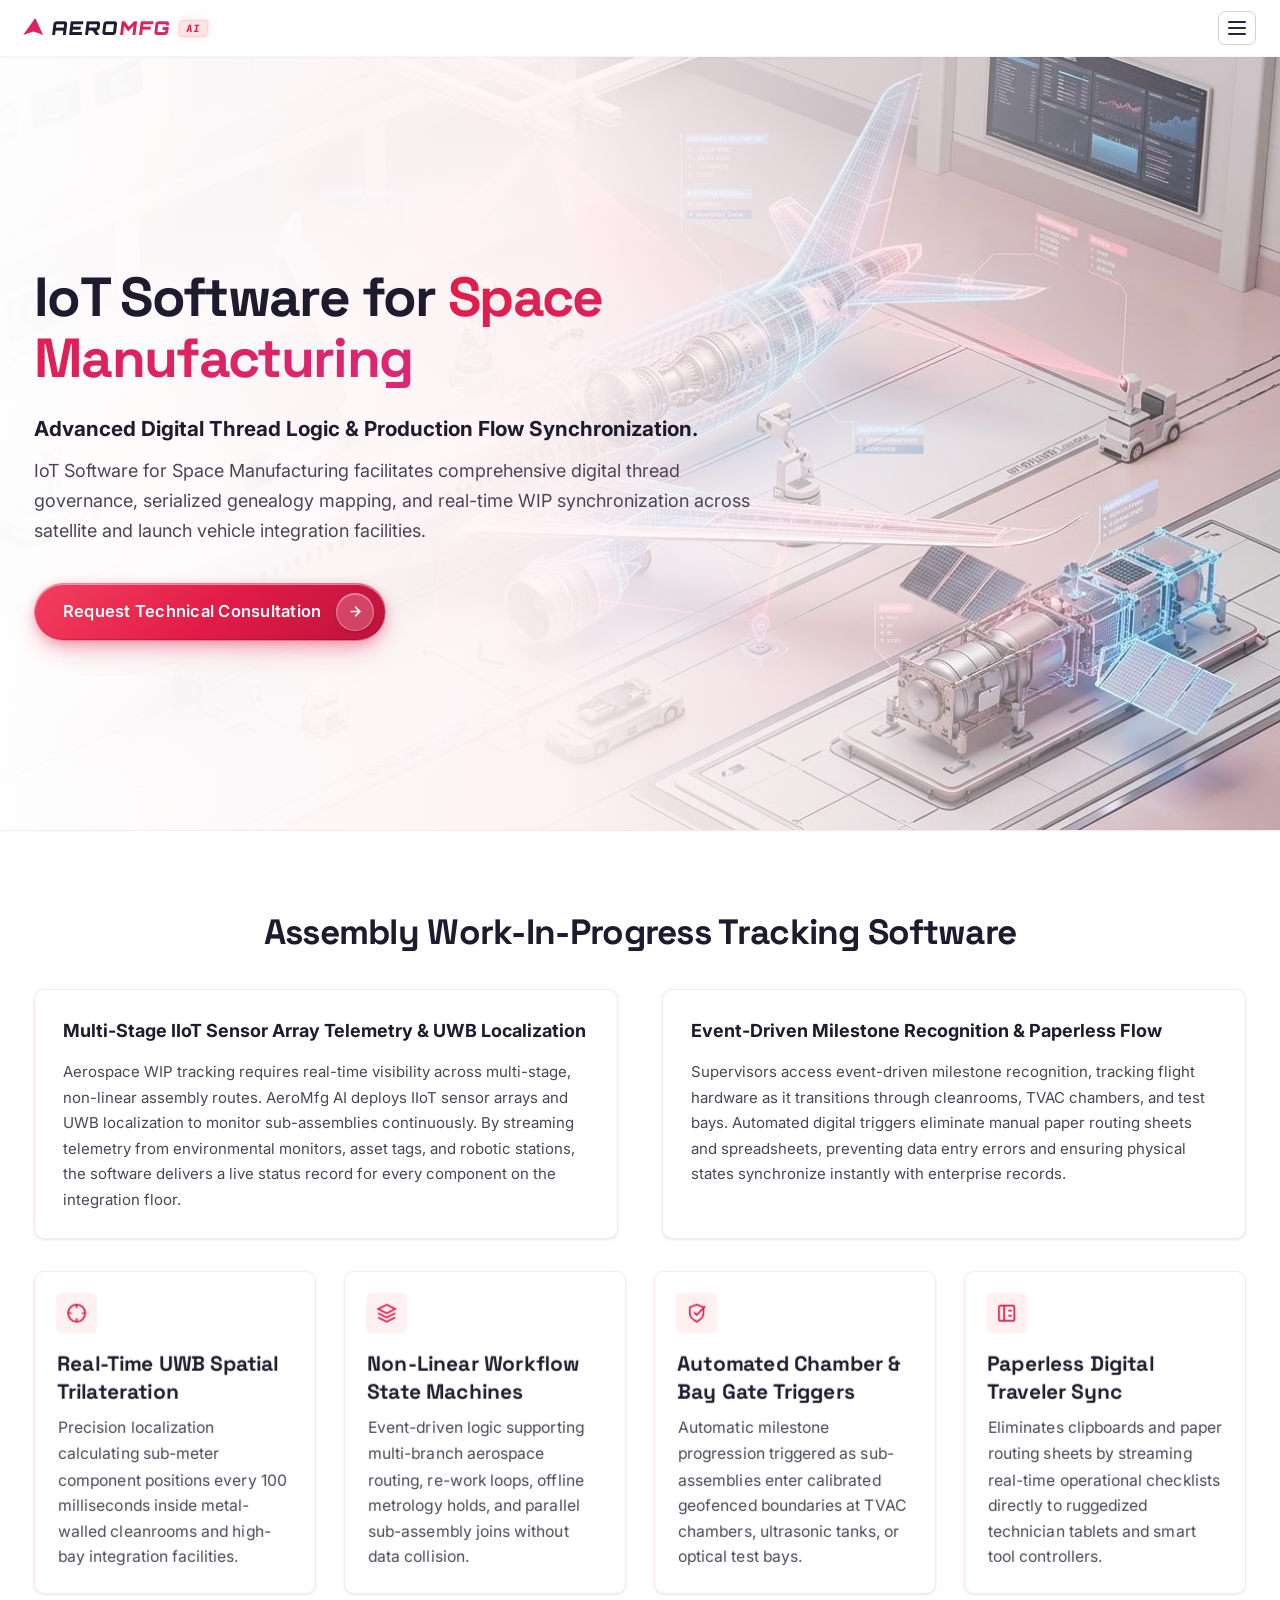
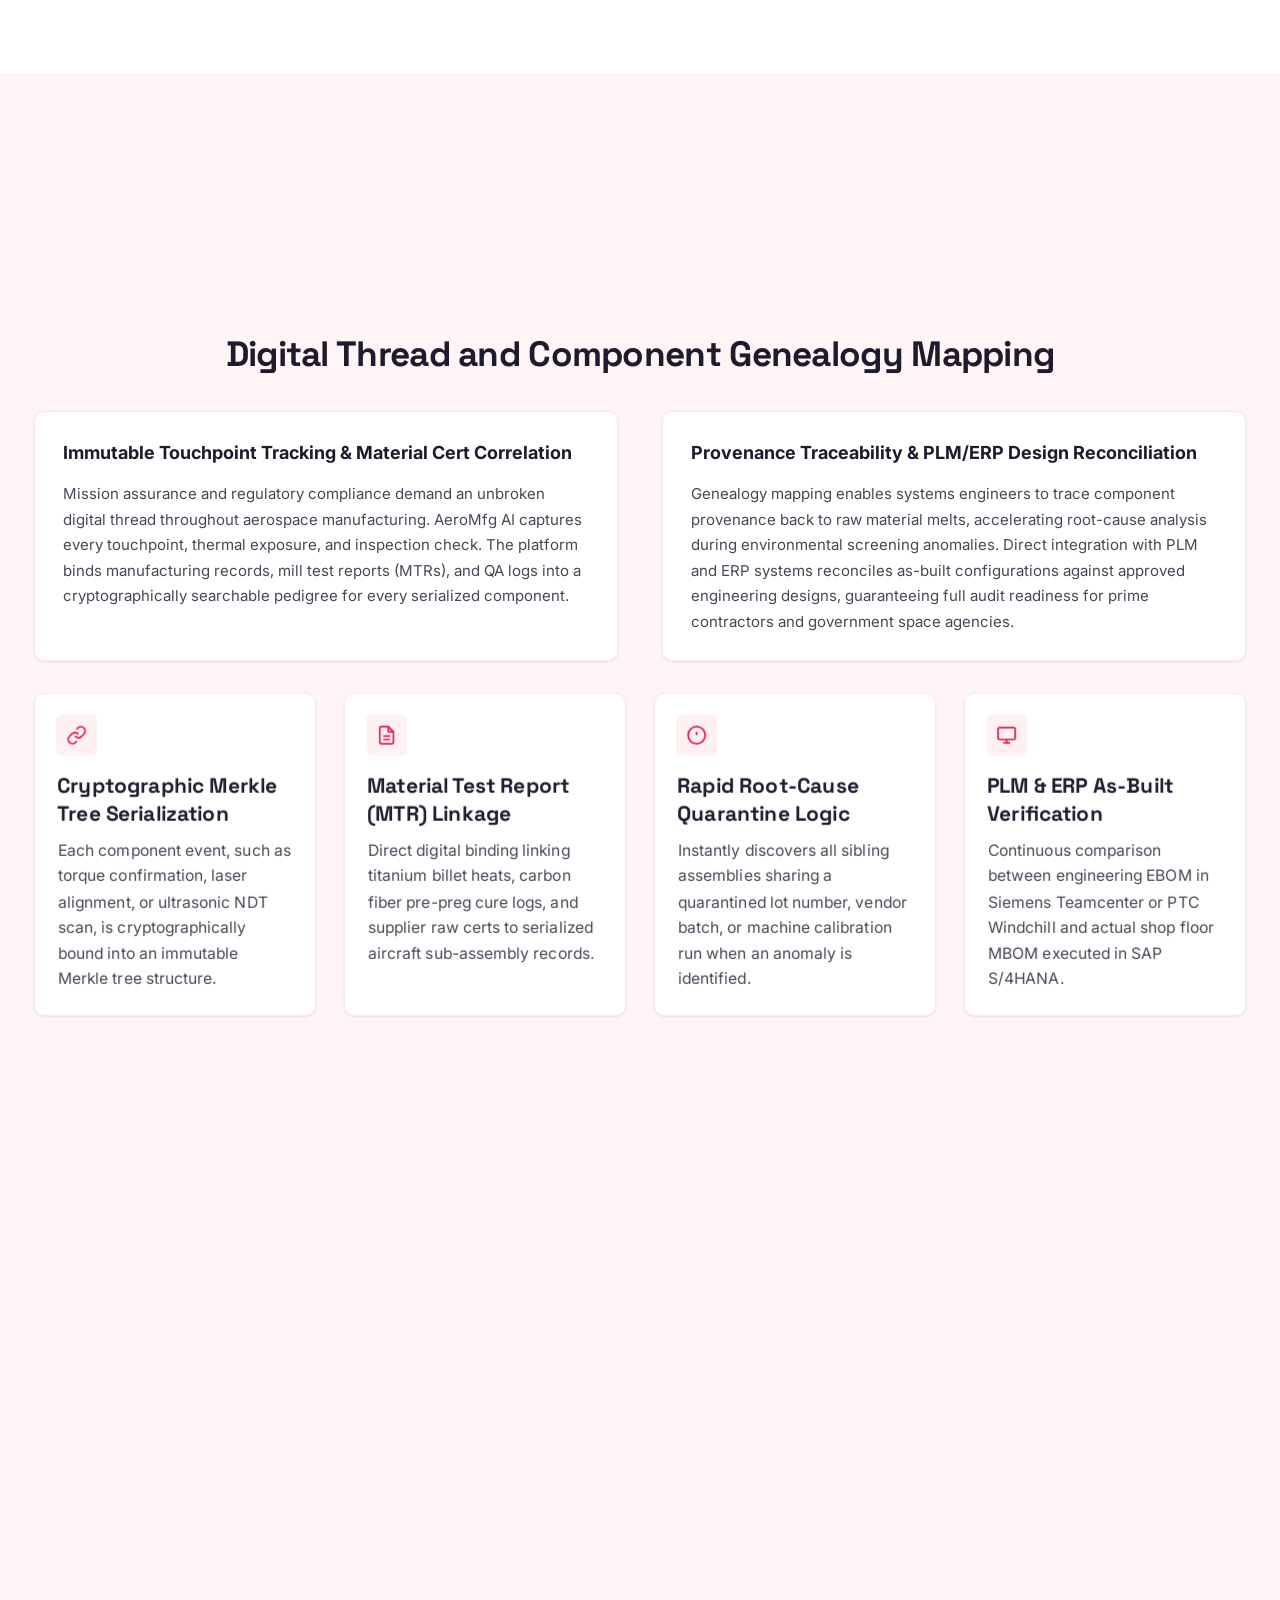
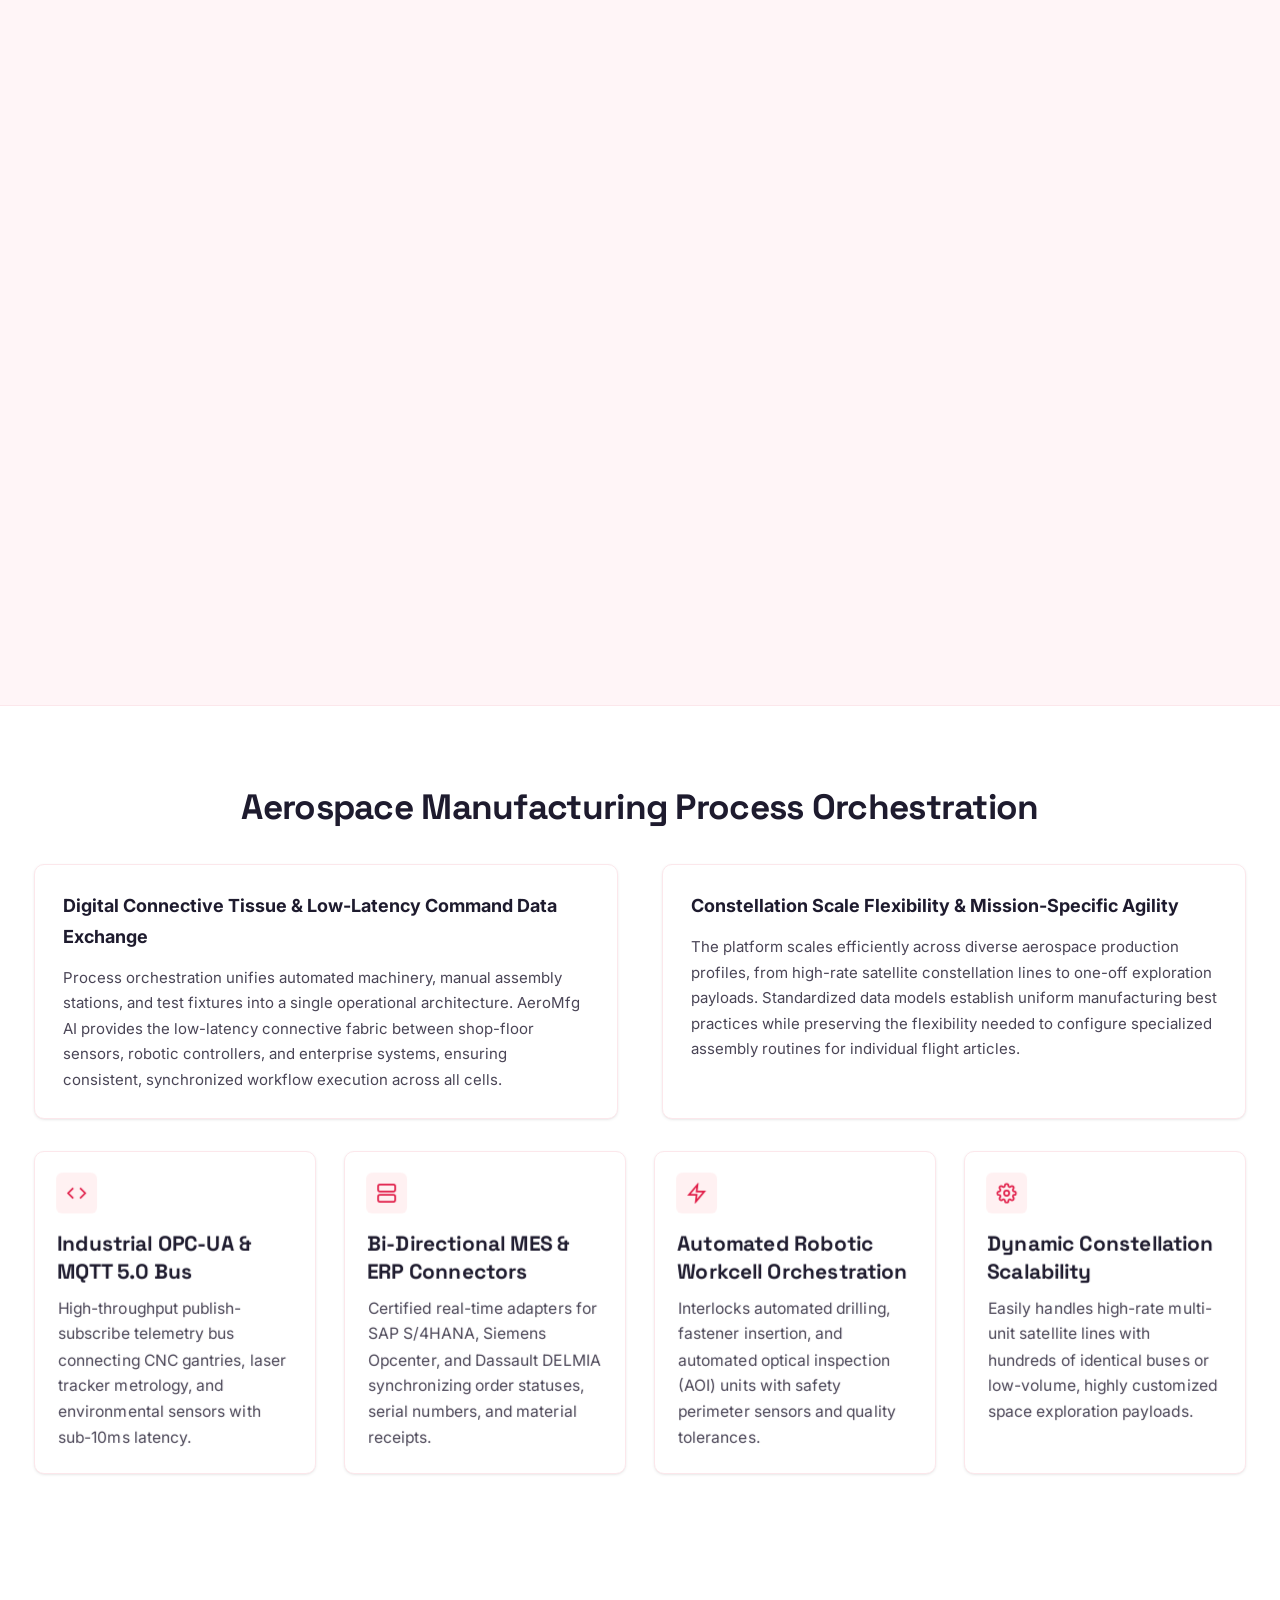
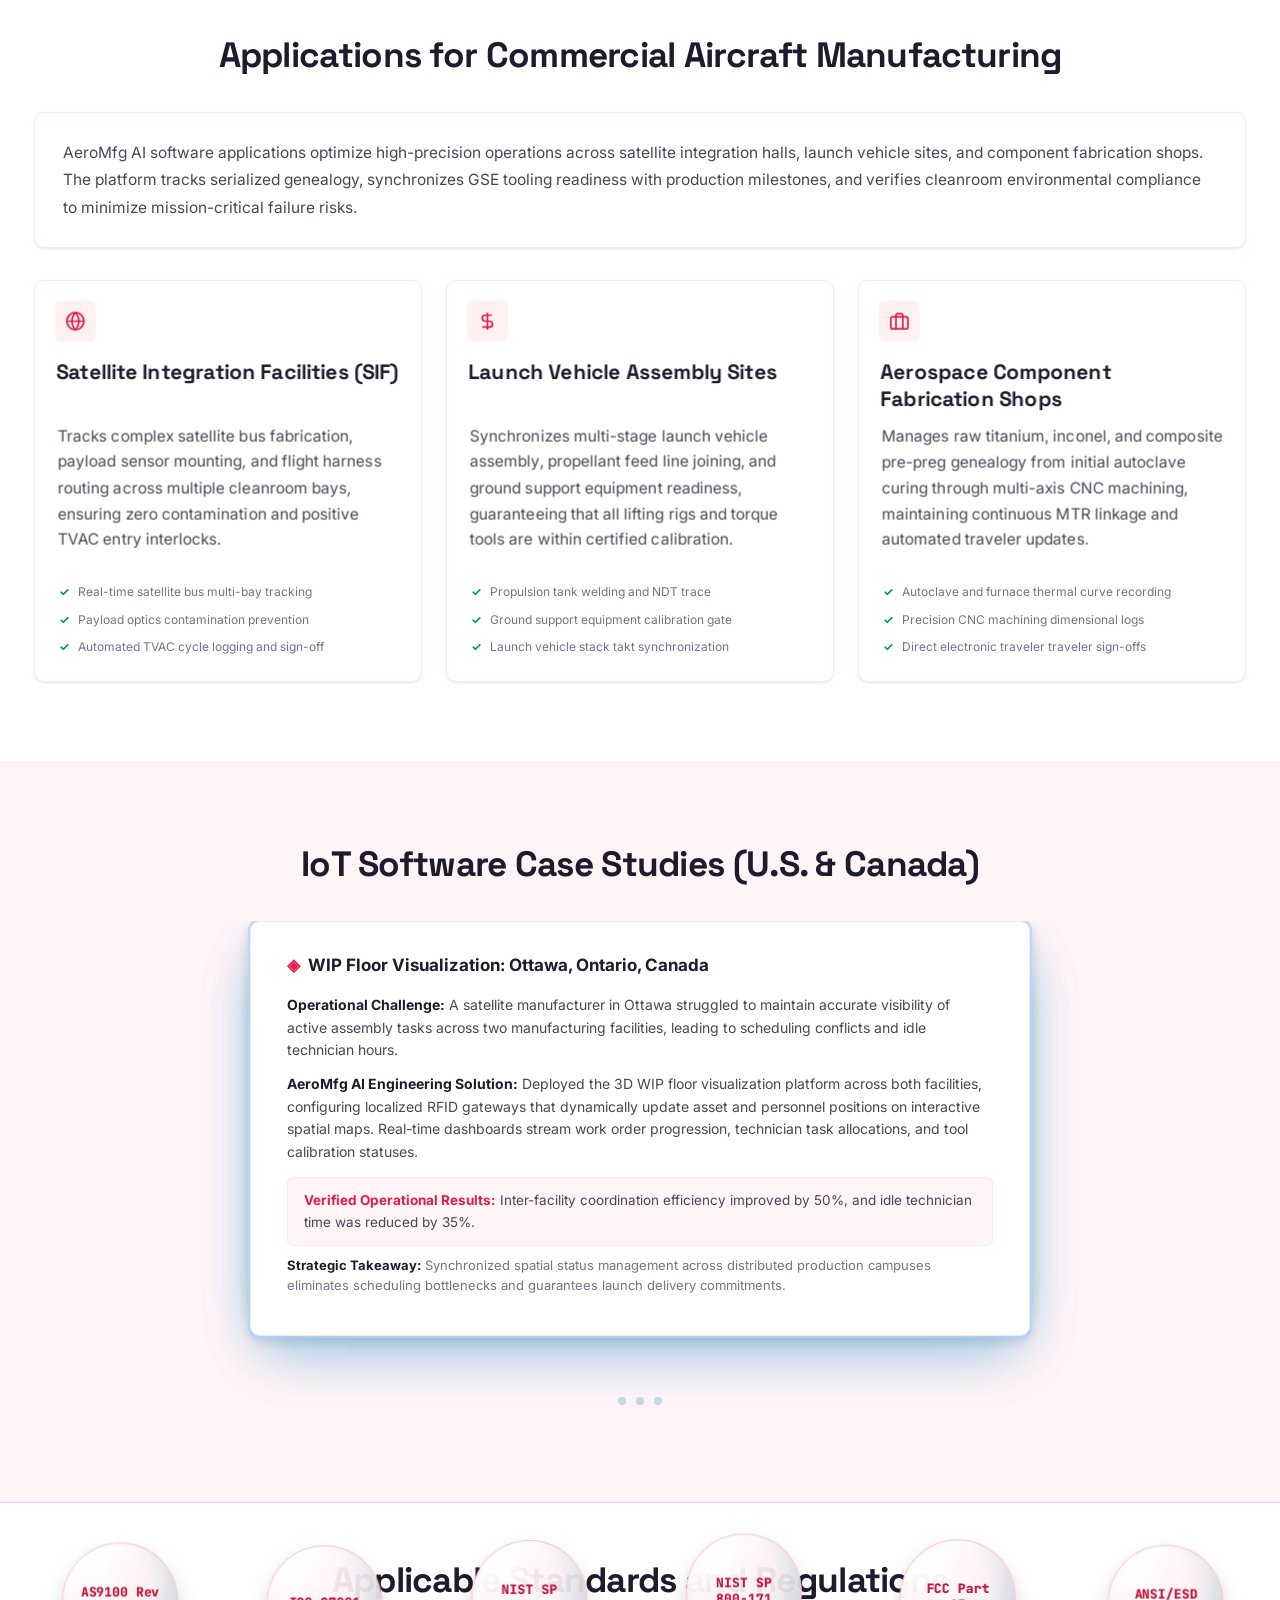
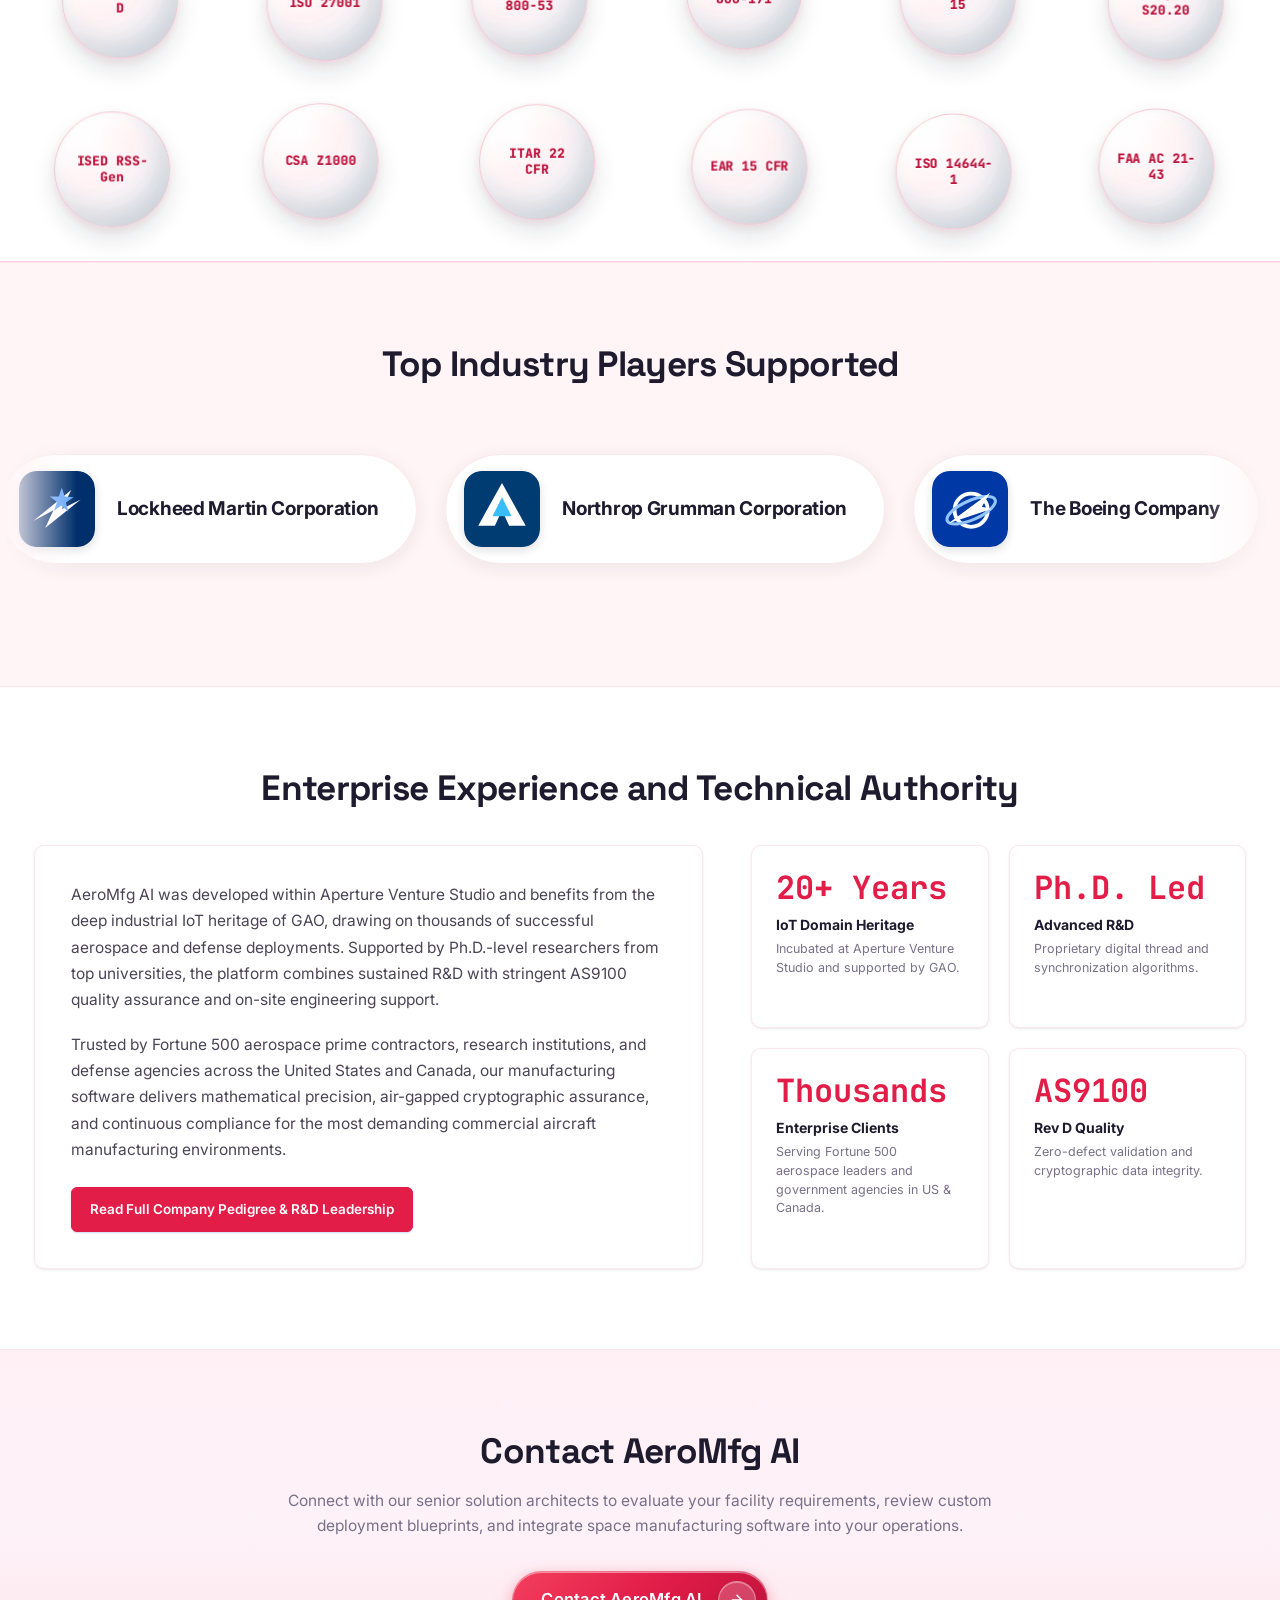
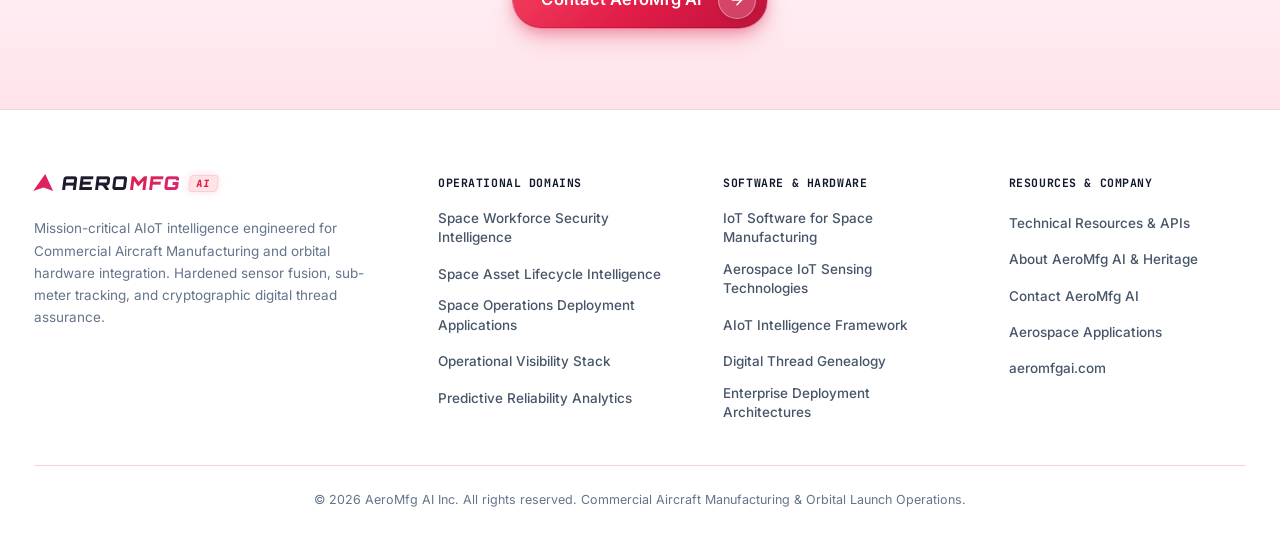
<file: iot-software-space-manufacturing.html>
<!DOCTYPE html>
<html lang="en">
<head>
  <meta charset="UTF-8" />
  <meta name="viewport" content="width=device-width, initial-scale=1.0" />
  <title>IoT Software for Space Manufacturing | Digital Thread &amp; Aerospace Traceability | AeroMfg AI</title>
  <meta name="description" content="Streamline satellite assembly and manufacturing with IoT-enabled digital thread, traceability, and production synchronization software. Ensure compliance and mission-ready precision with AeroMfg AI’s intelligent aerospace manufacturing suite." />
  <meta name="keywords" content="IoT Software Space Manufacturing, Digital Thread Genealogy, Assembly WIP Tracking, Production Synchronization, Quality Traceability Engine, Aerospace Manufacturing Orchestration, AS9100 Rev D, ISO 9001, UWB Trilateration, IIoT Sensors, Commercial Aircraft Manufacturing" />
  <meta name="author" content="AeroMfg AI" />
  <meta name="robots" content="index, follow" />
  <meta name="theme-color" content="#fff5f7" />
  <link rel="canonical" href="https://aeromfgai.com/iot-software-space-manufacturing" />

  <!-- Open Graph / Social Meta -->
  <meta property="og:type" content="website" />
  <meta property="og:url" content="https://aeromfgai.com/iot-software-space-manufacturing" />
  <meta property="og:title" content="IoT Software for Space Manufacturing | Digital Thread &amp; Aerospace Traceability" />
  <meta property="og:description" content="Streamline satellite assembly and manufacturing with IoT-enabled digital thread, traceability, and production synchronization software. Ensure compliance and mission-ready precision with AeroMfg AI." />
  <meta property="og:image" content="https://aeromfgai.com/assets/og-iot-software.jpg" />

  <!-- Twitter Card -->
  <meta name="twitter:card" content="summary_large_image" />
  <meta name="twitter:title" content="IoT Software for Space Manufacturing | AeroMfg AI" />
  <meta name="twitter:description" content="Streamline satellite assembly and manufacturing with IoT-enabled digital thread, traceability, and production synchronization software." />
  <meta name="twitter:image" content="https://aeromfgai.com/assets/og-iot-software.jpg" />

  <!-- Google Fonts -->
  <link rel="preconnect" href="https://fonts.googleapis.com" />
  <link rel="preconnect" href="https://fonts.gstatic.com" crossorigin />
  <link href="https://fonts.googleapis.com/css2?family=Orbitron:wght@700;800;900&family=Inter:wght@400;500;600;700;800&family=JetBrains+Mono:wght@400;500;600;700&family=Space+Grotesk:wght@600;700&display=swap" rel="stylesheet" />

  <!-- Stylesheet -->
  <link rel="stylesheet" href="styles.css" />

  <!-- JSON-LD Structured Data -->
  <script type="application/ld+json">
  {
    "@context": "https://schema.org",
    "@graph": [
      {
        "@type": "WebPage",
        "@id": "https://aeromfgai.com/iot-software-space-manufacturing#webpage",
        "url": "https://aeromfgai.com/iot-software-space-manufacturing",
        "name": "IoT Software for Space Manufacturing | Digital Thread & Aerospace Traceability",
        "description": "Streamline satellite assembly and manufacturing with IoT-enabled digital thread, traceability, and production synchronization software. Ensure compliance and mission-ready precision with AeroMfg AI’s intelligent aerospace manufacturing suite.",
        "isPartOf": {
          "@type": "WebSite",
          "@id": "https://aeromfgai.com/#website",
          "name": "AeroMfg AI",
          "url": "https://aeromfgai.com/"
        },
        "breadcrumb": {
          "@type": "BreadcrumbList",
          "itemListElement": [
            {
              "@type": "ListItem",
              "position": 1,
              "name": "Home",
              "item": "https://aeromfgai.com/"
            },
            {
              "@type": "ListItem",
              "position": 2,
              "name": "IoT Software for Space Manufacturing",
              "item": "https://aeromfgai.com/iot-software-space-manufacturing"
            }
          ]
        }
      },
      {
        "@type": "SoftwareApplication",
        "name": "IoT Software for Space Manufacturing Platform",
        "operatingSystem": "Industrial Edge & Cloud",
        "applicationCategory": "IndustrialSoftwareApplication",
        "description": "Enterprise digital thread management, assembly Work-In-Progress tracking, production flow synchronization, and automated quality assurance traceability for aerospace manufacturing."
      }
    ]
  }
  </script>
</head>
<body>

  <!-- PURE CSS NAVIGATION DRAWER CONTROLLER (ZERO JAVASCRIPT) -->
  <input type="checkbox" id="drawer-toggle" class="drawer-toggle-input" />
  <div class="mobile-drawer-backdrop">
    <label for="drawer-toggle" class="mobile-drawer-overlay" aria-label="Close Navigation Menu"></label>
    <div class="mobile-drawer">
      <div class="mobile-drawer-head">
        <a href="index.html" class="brand-logo-link" title="AeroMfg AI">
          <span class="text-logo"><span class="delta-mark" aria-hidden="true"></span><span class="brand-text"><span class="text-aero">AERO</span><span class="text-mfg">MFG</span></span><span class="ai-chip">AI</span></span>
        </a>
        <label for="drawer-toggle" class="modal-close-btn" aria-label="Close Menu">&times;</label>
      </div>

      <nav class="mobile-nav-links">
        <a href="space-workforce-security-intelligence.html" class="mobile-nav-link">Space Workforce Security Intelligence</a>
        <a href="space-asset-lifecycle-intelligence.html" class="mobile-nav-link">Space Asset Lifecycle Intelligence</a>
        <a href="iot-software-space-manufacturing.html" class="mobile-nav-link active">IoT Software for Space Manufacturing</a>
        <a href="aerospace-iot-sensing-technologies.html" class="mobile-nav-link">Aerospace IoT Sensing Technologies</a>
        <a href="space-operations-deployment-applications.html" class="mobile-nav-link">Space Operations Deployment Applications</a>
        <a href="technical-resources.html" class="mobile-nav-link">Technical Resources</a>
        <a href="about-aeromfgai-ai.html" class="mobile-nav-link">About AeroMfg AI</a>
      </nav>

      <div style="margin-top: auto; padding-top: 20px; border-top: 1px solid var(--border-subtle); display: flex; flex-direction: column; gap: 10px;">
        <a href="contact-aeromfgai-ai.html" class="btn btn-primary" style="width: 100%;">Contact AeroMfg AI</a>
      </div>
    </div>
  </div>

  <!-- STICKY MINIMALIST HEADER -->
  <header class="site-header">
    <div class="container header-inner">
      <a href="index.html" class="brand-logo-link" title="AeroMfg AI">
        <span class="text-logo"><span class="delta-mark" aria-hidden="true"></span><span class="brand-text"><span class="text-aero">AERO</span><span class="text-mfg">MFG</span></span><span class="ai-chip">AI</span></span>
      </a>

      <!-- Minimalist Hamburger Menu Button -->
      <label for="drawer-toggle" class="header-hamburger-btn" aria-label="Toggle Navigation Menu">
        <span class="hamburger-bar"></span>
        <span class="hamburger-bar"></span>
        <span class="hamburger-bar"></span>
      </label>
    </div>
  </header>

  <main>
    <!-- SUBPAGE HERO SECTION (FULL-PAGE IMMERSIVE BACKGROUND) -->
    <section class="subpage-hero hero-iot-software-bg" id="overview">
      <div class="container">
        <div class="hero-content-block">
          <h1 class="hero-headline">
            IoT Software for <span class="gradient-text">Space Manufacturing</span>
          </h1>

          <p class="hero-description">
            <strong style="color: var(--text-heading); font-size: 1.15em; display: block; margin-bottom: 12px; line-height: 1.45;">
              Advanced Digital Thread Logic &amp; Production Flow Synchronization.
            </strong>
            IoT Software for Space Manufacturing facilitates comprehensive digital thread governance, serialized genealogy mapping, and real-time WIP synchronization across satellite and launch vehicle integration facilities.
          </p>

          <div class="hero-btn-row" style="margin-bottom: 0;">
            <a href="contact-aeromfgai-ai.html" class="hero-cta-btn">
              <span>Request Technical Consultation</span>
              <span class="cta-icon-circle" aria-hidden="true">
                <svg width="15" height="15" viewBox="0 0 24 24" fill="none" stroke="currentColor" stroke-width="2.4" stroke-linecap="round" stroke-linejoin="round" class="cta-arrow"><line x1="5" y1="12" x2="19" y2="12"/><polyline points="12 5 19 12 12 19"/></svg>
              </span>
            </a>
          </div>
        </div>
      </div>
    </section>

    <!-- SECTION 1: ASSEMBLY WORK-IN-PROGRESS TRACKING SOFTWARE -->
    <section class="section-wrap" id="assembly-wip">
      <div class="container">
        <div class="section-intro text-center">
          <h2 class="section-heading-lg">Assembly Work-In-Progress Tracking Software</h2>
        </div>

        <!-- 2 Executive Narrative Cards -->
        <div class="text-two-col" style="margin-bottom: 32px;">
          <article style="background: #ffffff; padding: 26px 28px; border-radius: var(--radius-md); border: 1px solid var(--border-subtle); box-shadow: var(--shadow-card);">
            <h3 style="font-size: 18px; font-weight: 700; color: var(--text-heading); margin-bottom: 12px;">
              Multi-Stage IIoT Sensor Array Telemetry &amp; UWB Localization
            </h3>
            <p style="font-size: 15px; line-height: 1.7; color: var(--text-body); margin: 0;">
              Aerospace WIP tracking requires real-time visibility across multi-stage, non-linear assembly routes. AeroMfg AI deploys IIoT sensor arrays and UWB localization to monitor sub-assemblies continuously. By streaming telemetry from environmental monitors, asset tags, and robotic stations, the software delivers a live status record for every component on the integration floor.
            </p>
          </article>

          <article style="background: #ffffff; padding: 26px 28px; border-radius: var(--radius-md); border: 1px solid var(--border-subtle); box-shadow: var(--shadow-card);">
            <h3 style="font-size: 18px; font-weight: 700; color: var(--text-heading); margin-bottom: 12px;">
              Event-Driven Milestone Recognition &amp; Paperless Flow
            </h3>
            <p style="font-size: 15px; line-height: 1.7; color: var(--text-body); margin: 0;">
              Supervisors access event-driven milestone recognition, tracking flight hardware as it transitions through cleanrooms, TVAC chambers, and test bays. Automated digital triggers eliminate manual paper routing sheets and spreadsheets, preventing data entry errors and ensuring physical states synchronize instantly with enterprise records.
            </p>
          </article>
        </div>

        <!-- 4 Technical Feature Cards -->
        <div class="module-grid-4">
          <article class="module-card">
            <div class="module-card-icon" aria-hidden="true">
              <svg width="20" height="20" viewBox="0 0 24 24" fill="none" stroke="currentColor" stroke-width="2"><circle cx="12" cy="12" r="10"/><line x1="22" y1="12" x2="18" y2="12"/><line x1="6" y1="12" x2="2" y2="12"/><line x1="12" y1="6" x2="12" y2="2"/><line x1="12" y1="22" x2="12" y2="18"/></svg>
            </div>
            <h3 class="module-card-title">Real-Time UWB Spatial Trilateration</h3>
            <p class="module-card-text">
              Precision localization calculating sub-meter component positions every 100 milliseconds inside metal-walled cleanrooms and high-bay integration facilities.
            </p>
          </article>

          <article class="module-card">
            <div class="module-card-icon" aria-hidden="true">
              <svg width="20" height="20" viewBox="0 0 24 24" fill="none" stroke="currentColor" stroke-width="2"><polygon points="12 2 2 7 12 12 22 7 12 2"/><polyline points="2 17 12 22 22 17"/><polyline points="2 12 12 17 22 12"/></svg>
            </div>
            <h3 class="module-card-title">Non-Linear Workflow State Machines</h3>
            <p class="module-card-text">
              Event-driven logic supporting multi-branch aerospace routing, re-work loops, offline metrology holds, and parallel sub-assembly joins without data collision.
            </p>
          </article>

          <article class="module-card">
            <div class="module-card-icon" aria-hidden="true">
              <svg width="20" height="20" viewBox="0 0 24 24" fill="none" stroke="currentColor" stroke-width="2"><path d="M12 22s8-4 8-10V5l-8-3-8 3v7c0 6 8 10 8 10z"/><polyline points="9 11 12 14 22 4"/></svg>
            </div>
            <h3 class="module-card-title">Automated Chamber &amp; Bay Gate Triggers</h3>
            <p class="module-card-text">
              Automatic milestone progression triggered as sub-assemblies enter calibrated geofenced boundaries at TVAC chambers, ultrasonic tanks, or optical test bays.
            </p>
          </article>

          <article class="module-card">
            <div class="module-card-icon" aria-hidden="true">
              <svg width="20" height="20" viewBox="0 0 24 24" fill="none" stroke="currentColor" stroke-width="2"><rect x="3" y="3" width="18" height="18" rx="2"/><path d="M9 3v18"/><path d="M14 9h4"/><path d="M14 15h4"/></svg>
            </div>
            <h3 class="module-card-title">Paperless Digital Traveler Sync</h3>
            <p class="module-card-text">
              Eliminates clipboards and paper routing sheets by streaming real-time operational checklists directly to ruggedized technician tablets and smart tool controllers.
            </p>
          </article>
        </div>
      </div>
    </section>

    <!-- SECTIONS 2-4 COMBINED: 3D VERTICAL SCROLL-FLIP CARD DECK -->
    <section class="section-wrap alt-bg" id="component-genealogy">
      <div class="container">
        <div class="scroll-flip-track" id="iotFlipTrack">
          <div class="scroll-flip-stage">

            <!-- CARD 1: DIGITAL THREAD AND COMPONENT GENEALOGY MAPPING -->
            <div class="scroll-flip-card is-active" data-flip-index="0">
              <div class="section-intro text-center">
                <h2 class="section-heading-lg">Digital Thread and Component Genealogy Mapping</h2>
              </div>

              <!-- 2 Executive Narrative Cards -->
              <div class="text-two-col" style="margin-bottom: 32px;">
                <article style="background: #ffffff; padding: 26px 28px; border-radius: var(--radius-md); border: 1px solid var(--border-subtle); box-shadow: var(--shadow-card);">
                  <h3 style="font-size: 18px; font-weight: 700; color: var(--text-heading); margin-bottom: 12px;">
                    Immutable Touchpoint Tracking &amp; Material Cert Correlation
                  </h3>
                  <p style="font-size: 15px; line-height: 1.7; color: var(--text-body); margin: 0;">
                    Mission assurance and regulatory compliance demand an unbroken digital thread throughout aerospace manufacturing. AeroMfg AI captures every touchpoint, thermal exposure, and inspection check. The platform binds manufacturing records, mill test reports (MTRs), and QA logs into a cryptographically searchable pedigree for every serialized component.
                  </p>
                </article>

                <article style="background: #ffffff; padding: 26px 28px; border-radius: var(--radius-md); border: 1px solid var(--border-subtle); box-shadow: var(--shadow-card);">
                  <h3 style="font-size: 18px; font-weight: 700; color: var(--text-heading); margin-bottom: 12px;">
                    Provenance Traceability &amp; PLM/ERP Design Reconciliation
                  </h3>
                  <p style="font-size: 15px; line-height: 1.7; color: var(--text-body); margin: 0;">
                    Genealogy mapping enables systems engineers to trace component provenance back to raw material melts, accelerating root-cause analysis during environmental screening anomalies. Direct integration with PLM and ERP systems reconciles as-built configurations against approved engineering designs, guaranteeing full audit readiness for prime contractors and government space agencies.
                  </p>
                </article>
              </div>

              <!-- 4 Technical Feature Cards -->
              <div class="module-grid-4">
                <article class="module-card">
                  <div class="module-card-icon" aria-hidden="true">
                    <svg width="20" height="20" viewBox="0 0 24 24" fill="none" stroke="currentColor" stroke-width="2"><path d="M10 13a5 5 0 0 0 7.54.54l3-3a5 5 0 0 0-7.07-7.07l-1.72 1.71"/><path d="M14 11a5 5 0 0 0-7.54-.54l-3 3a5 5 0 0 0 7.07 7.07l1.71-1.71"/></svg>
                  </div>
                  <h3 class="module-card-title">Cryptographic Merkle Tree Serialization</h3>
                  <p class="module-card-text">
                    Each component event, such as torque confirmation, laser alignment, or ultrasonic NDT scan, is cryptographically bound into an immutable Merkle tree structure.
                  </p>
                </article>

                <article class="module-card">
                  <div class="module-card-icon" aria-hidden="true">
                    <svg width="20" height="20" viewBox="0 0 24 24" fill="none" stroke="currentColor" stroke-width="2"><path d="M14 2H6a2 2 0 0 0-2 2v16a2 2 0 0 0 2 2h12a2 2 0 0 0 2-2V8z"/><polyline points="14 2 14 8 20 8"/><line x1="16" y1="13" x2="8" y2="13"/><line x1="16" y1="17" x2="8" y2="17"/></svg>
                  </div>
                  <h3 class="module-card-title">Material Test Report (MTR) Linkage</h3>
                  <p class="module-card-text">
                    Direct digital binding linking titanium billet heats, carbon fiber pre-preg cure logs, and supplier raw certs to serialized aircraft sub-assembly records.
                  </p>
                </article>

                <article class="module-card">
                  <div class="module-card-icon" aria-hidden="true">
                    <svg width="20" height="20" viewBox="0 0 24 24" fill="none" stroke="currentColor" stroke-width="2"><circle cx="12" cy="12" r="10"/><line x1="12" y1="8" x2="12" y2="12"/><line x1="12" y1="16" x2="12.01" y2="16"/></svg>
                  </div>
                  <h3 class="module-card-title">Rapid Root-Cause Quarantine Logic</h3>
                  <p class="module-card-text">
                    Instantly discovers all sibling assemblies sharing a quarantined lot number, vendor batch, or machine calibration run when an anomaly is identified.
                  </p>
                </article>

                <article class="module-card">
                  <div class="module-card-icon" aria-hidden="true">
                    <svg width="20" height="20" viewBox="0 0 24 24" fill="none" stroke="currentColor" stroke-width="2"><rect x="2" y="3" width="20" height="14" rx="2" ry="2"/><line x1="8" y1="21" x2="16" y2="21"/><line x1="12" y1="17" x2="12" y2="21"/></svg>
                  </div>
                  <h3 class="module-card-title">PLM &amp; ERP As-Built Verification</h3>
                  <p class="module-card-text">
                    Continuous comparison between engineering EBOM in Siemens Teamcenter or PTC Windchill and actual shop floor MBOM executed in SAP S/4HANA.
                  </p>
                </article>
              </div>
            </div>

            <!-- CARD 2: PRODUCTION FLOW SYNCHRONIZATION AND BOTTLENECK LOGIC -->
            <div class="scroll-flip-card" id="production-synchronization" data-flip-index="1">
              <div class="section-intro text-center">
                <h2 class="section-heading-lg">Production Flow Synchronization and Bottleneck Logic</h2>
              </div>

              <!-- 2 Executive Narrative Cards -->
              <div class="text-two-col" style="margin-bottom: 32px;">
                <article style="background: #ffffff; padding: 26px 28px; border-radius: var(--radius-md); border: 1px solid var(--border-subtle); box-shadow: var(--shadow-card);">
                  <h3 style="font-size: 18px; font-weight: 700; color: var(--text-heading); margin-bottom: 12px;">
                    Predictive Bottleneck Modeling &amp; Environmental Test Cell Constraints
                  </h3>
                  <p style="font-size: 15px; line-height: 1.7; color: var(--text-body); margin: 0;">
                    Synchronizing material movement, technician availability, and test equipment readiness is vital for meeting aggressive launch windows. AeroMfg AI applies predictive analytics to detect emerging bottlenecks before schedules slip, modeling sub-assembly flows across TVAC chambers, anechoic test cells, and cleanroom bays.
                  </p>
                </article>

                <article style="background: #ffffff; padding: 26px 28px; border-radius: var(--radius-md); border: 1px solid var(--border-subtle); box-shadow: var(--shadow-card);">
                  <h3 style="font-size: 18px; font-weight: 700; color: var(--text-heading); margin-bottom: 12px;">
                    Dynamic Scheduling Reallocation &amp; Dependency Resolution
                  </h3>
                  <p style="font-size: 15px; line-height: 1.7; color: var(--text-body); margin: 0;">
                    Dynamic scheduling algorithms reallocate floor resources automatically when test holds or process variations occur. Aligning physical component movements with digital master schedules maximizes facility throughput, reduces transit dwell time, and verifies all technical prerequisites prior to critical integration steps.
                  </p>
                </article>
              </div>

              <!-- 4 Technical Feature Cards -->
              <div class="module-grid-4">
                <article class="module-card">
                  <div class="module-card-icon" aria-hidden="true">
                    <svg width="20" height="20" viewBox="0 0 24 24" fill="none" stroke="currentColor" stroke-width="2"><circle cx="12" cy="12" r="10"/><polyline points="12 6 12 12 16 14"/></svg>
                  </div>
                  <h3 class="module-card-title">TVAC &amp; Anechoic Chamber Scheduling</h3>
                  <p class="module-card-text">
                    Predicts vacuum chamber pumping, thermal soak times, and cryo-cool down intervals to schedule satellite hardware entries without idle technician dwell.
                  </p>
                </article>

                <article class="module-card">
                  <div class="module-card-icon" aria-hidden="true">
                    <svg width="20" height="20" viewBox="0 0 24 24" fill="none" stroke="currentColor" stroke-width="2"><path d="M17 21v-2a4 4 0 0 0-4-4H5a4 4 0 0 0-4 4v2"/><circle cx="9" cy="7" r="4"/><path d="M23 21v-2a4 4 0 0 0-3-3.87"/><path d="M16 3.13a4 4 0 0 1 0 7.75"/></svg>
                  </div>
                  <h3 class="module-card-title">Technician Skill &amp; Clearance Matching</h3>
                  <p class="module-card-text">
                    Ensures specialized bonding, flight cabling, or torque operations are routed solely to technicians with active NASA 8739 and IPC J-STD certifications.
                  </p>
                </article>

                <article class="module-card">
                  <div class="module-card-icon" aria-hidden="true">
                    <svg width="20" height="20" viewBox="0 0 24 24" fill="none" stroke="currentColor" stroke-width="2"><line x1="18" y1="20" x2="18" y2="10"/><line x1="12" y1="20" x2="12" y2="4"/><line x1="6" y1="20" x2="6" y2="14"/></svg>
                  </div>
                  <h3 class="module-card-title">Staging Buffer Dynamic Sizing</h3>
                  <p class="module-card-text">
                    Calculates statistical safety buffers for long-lead flight items like beryllium mirrors and gyroscopes, preventing integration floor line stops.
                  </p>
                </article>

                <article class="module-card">
                  <div class="module-card-icon" aria-hidden="true">
                    <svg width="20" height="20" viewBox="0 0 24 24" fill="none" stroke="currentColor" stroke-width="2"><rect x="1" y="3" width="15" height="13"/><polygon points="16 8 20 8 23 11 23 16 16 16 16 8"/><circle cx="5.5" cy="18.5" r="2.5"/><circle cx="18.5" cy="18.5" r="2.5"/></svg>
                  </div>
                  <h3 class="module-card-title">Autonomous Mobile Robot (AMR) Kitting</h3>
                  <p class="module-card-text">
                    Coordinates automated cleanroom delivery vehicles transporting delicate space hardware kits and calibrated ground support equipment to active integration cells.
                  </p>
                </article>
              </div>
            </div>

            <!-- CARD 3: QUALITY ASSURANCE AND TRACEABILITY VERIFICATION ENGINES -->
            <div class="scroll-flip-card" id="traceability-verification" data-flip-index="2">
              <div class="section-intro text-center">
                <h2 class="section-heading-lg">Quality Assurance and Traceability Verification Engines</h2>
              </div>

              <!-- 2 Executive Narrative Cards -->
              <div class="text-two-col" style="margin-bottom: 32px;">
                <article style="background: #ffffff; padding: 26px 28px; border-radius: var(--radius-md); border: 1px solid var(--border-subtle); box-shadow: var(--shadow-card);">
                  <h3 style="font-size: 18px; font-weight: 700; color: var(--text-heading); margin-bottom: 12px;">
                    Automated Protocol Validation &amp; AS9100 Cross-Checking
                  </h3>
                  <p style="font-size: 15px; line-height: 1.7; color: var(--text-body); margin: 0;">
                    Aerospace Quality Assurance requires rigorous verification of every assembly step. The AeroMfg AI traceability engine automates protocol checks, blocking task sign-offs unless all torque angles, CMM measurements, and inspection stamps pass. Rule-based engines flag deviations against AS9100 Rev D and ISO 9001 instantly.
                  </p>
                </article>

                <article style="background: #ffffff; padding: 26px 28px; border-radius: var(--radius-md); border: 1px solid var(--border-subtle); box-shadow: var(--shadow-card);">
                  <h3 style="font-size: 18px; font-weight: 700; color: var(--text-heading); margin-bottom: 12px;">
                    Environmental Proof-of-Compliance &amp; Flight-Ready Dossiers
                  </h3>
                  <p style="font-size: 15px; line-height: 1.7; color: var(--text-body); margin: 0;">
                    Continuous monitoring correlates cleanroom particulate counts, humidity levels, and thermal gradients with asset records, proving hardware never breached certified limits. The software compiles tamper-evident flight-readiness dossiers automatically, accelerating mission review acceptance and freeing quality engineers from manual paperwork.
                  </p>
                </article>
              </div>

              <!-- 4 Technical Feature Cards -->
              <div class="module-grid-4" style="margin-bottom: 32px;">
                <article class="module-card">
                  <div class="module-card-icon" aria-hidden="true">
                    <svg width="20" height="20" viewBox="0 0 24 24" fill="none" stroke="currentColor" stroke-width="2"><path d="M12 22s8-4 8-10V5l-8-3-8 3v7c0 6 8 10 8 10z"/><polyline points="9 11 12 14 22 4"/></svg>
                  </div>
                  <h3 class="module-card-title">Rule-Based AS9100 &amp; ISO 9001 Logic</h3>
                  <p class="module-card-text">
                    Automated gatekeeper requiring full compliance with AS9100 Rev D Section 8.5.2 before permitting physical movement to downstream assembly hangars.
                  </p>
                </article>

                <article class="module-card">
                  <div class="module-card-icon" aria-hidden="true">
                    <svg width="20" height="20" viewBox="0 0 24 24" fill="none" stroke="currentColor" stroke-width="2"><path d="M14.7 6.3a1 1 0 0 0 0 1.4l1.6 1.6a1 1 0 0 0 1.4 0l3.77-3.77a6 6 0 0 1-7.94 7.94l-6.91 6.91a2.12 2.12 0 0 1-3-3l6.91-6.91a6 6 0 0 1 7.94-7.94l-3.76 3.76z"/></svg>
                  </div>
                  <h3 class="module-card-title">Calibrated Smart Tooling Validation</h3>
                  <p class="module-card-text">
                    Transmits actual fastener torque angle signatures via Bluetooth Low Energy directly to the digital thread, blocking operations if tools exceed calibration limits.
                  </p>
                </article>

                <article class="module-card">
                  <div class="module-card-icon" aria-hidden="true">
                    <svg width="20" height="20" viewBox="0 0 24 24" fill="none" stroke="currentColor" stroke-width="2"><path d="M12 2.69l5.66 5.66a8 8 0 1 1-11.31 0z"/></svg>
                  </div>
                  <h3 class="module-card-title">ISO Class 5 Cleanroom Environmental Dossiers</h3>
                  <p class="module-card-text">
                    Logs continuous particulate counts (0.5µm/5.0µm), relative humidity, and temperature data to guarantee optics remained protected from contamination.
                  </p>
                </article>

                <article class="module-card">
                  <div class="module-card-icon" aria-hidden="true">
                    <svg width="20" height="20" viewBox="0 0 24 24" fill="none" stroke="currentColor" stroke-width="2"><path d="M22 11.08V12a10 10 0 1 1-5.93-9.14"/><polyline points="22 4 12 14.01 9 11.01"/></svg>
                  </div>
                  <h3 class="module-card-title">Mission Flight-Readiness Review (FRR)</h3>
                  <p class="module-card-text">
                    Generates cryptographic, tamper-evident quality release packages accepted by aerospace prime contractors, NASA, and defense review boards in minutes.
                  </p>
                </article>
              </div>

              <!-- Compliance Callout Banner -->
              <div class="compliance-box">
                <div class="compliance-box-head">
                  <span>🛡 AS9100 Rev D Clause 8.5.2 &amp; FAA Part 21 Digital Record Retention Standards</span>
                </div>
                <p>
                  AeroMfg AI traceability engines are architected to satisfy strict aerospace regulatory mandates including FAA Advisory Circular AC 21-43, EASA Part 21 Subpart G, and AS9100 Rev D digital recordkeeping regulations. Production records, sensor telemetry, and inspection signatures are preserved with WORM (Write Once, Read Many) integrity, eliminating non-conformance disputes and supporting permanent flight-readiness audits.
                </p>
              </div>
            </div>

          </div><!-- /.scroll-flip-stage -->
        </div><!-- /.scroll-flip-track -->
      </div>
    </section>

    <script type="text/javascript">
      (function () {
        var track = document.getElementById('iotFlipTrack');
        if (!track) return;
        var cards = Array.prototype.slice.call(track.querySelectorAll('.scroll-flip-card'));
        if (!cards.length) return;
        var reduceMotion = window.matchMedia && window.matchMedia('(prefers-reduced-motion: reduce)').matches;
        if (reduceMotion || window.innerWidth <= 900) return;

        var activeIdx = 0;

        function updateFlip() {
          if (window.innerWidth <= 900) {
            cards.forEach(function (c) {
              c.style.transform = '';
              c.style.opacity = '';
              c.classList.add('is-active');
            });
            return;
          }
          var rect = track.getBoundingClientRect();
          var scrollable = track.offsetHeight - window.innerHeight;
          if (scrollable <= 0) return;
          var progress = Math.max(0, Math.min(1, -rect.top / scrollable));
          var nextIdx = progress < 0.33 ? 0 : (progress < 0.67 ? 1 : 2);

          if (nextIdx !== activeIdx) {
            activeIdx = nextIdx;
          }

          cards.forEach(function (card, idx) {
            card.classList.toggle('is-active', idx === activeIdx);
            if (idx < activeIdx) {
              card.style.transform = 'rotateX(88deg) scale(0.95)';
              card.style.opacity = '0';
            } else if (idx > activeIdx) {
              card.style.transform = 'rotateX(-88deg) scale(0.95)';
              card.style.opacity = '0';
            } else {
              card.style.transform = 'rotateX(0deg) scale(1)';
              card.style.opacity = '1';
            }
          });
        }

        window.addEventListener('scroll', updateFlip, { passive: true });
        window.addEventListener('resize', updateFlip);
        updateFlip();
      })();
    </script>

    <!-- SECTION 5: AEROSPACE MANUFACTURING PROCESS ORCHESTRATION -->
    <section class="section-wrap" id="process-orchestration">
      <div class="container">
        <div class="section-intro text-center">
          <h2 class="section-heading-lg">Aerospace Manufacturing Process Orchestration</h2>
        </div>

        <!-- 2 Executive Narrative Cards -->
        <div class="text-two-col" style="margin-bottom: 32px;">
          <article style="background: #ffffff; padding: 26px 28px; border-radius: var(--radius-md); border: 1px solid var(--border-subtle); box-shadow: var(--shadow-card);">
            <h3 style="font-size: 18px; font-weight: 700; color: var(--text-heading); margin-bottom: 12px;">
              Digital Connective Tissue &amp; Low-Latency Command Data Exchange
            </h3>
            <p style="font-size: 15px; line-height: 1.7; color: var(--text-body); margin: 0;">
              Process orchestration unifies automated machinery, manual assembly stations, and test fixtures into a single operational architecture. AeroMfg AI provides the low-latency connective fabric between shop-floor sensors, robotic controllers, and enterprise systems, ensuring consistent, synchronized workflow execution across all cells.
            </p>
          </article>

          <article style="background: #ffffff; padding: 26px 28px; border-radius: var(--radius-md); border: 1px solid var(--border-subtle); box-shadow: var(--shadow-card);">
            <h3 style="font-size: 18px; font-weight: 700; color: var(--text-heading); margin-bottom: 12px;">
              Constellation Scale Flexibility &amp; Mission-Specific Agility
            </h3>
            <p style="font-size: 15px; line-height: 1.7; color: var(--text-body); margin: 0;">
              The platform scales efficiently across diverse aerospace production profiles, from high-rate satellite constellation lines to one-off exploration payloads. Standardized data models establish uniform manufacturing best practices while preserving the flexibility needed to configure specialized assembly routines for individual flight articles.
            </p>
          </article>
        </div>

        <!-- 4 Technical Feature Cards -->
        <div class="module-grid-4">
          <article class="module-card">
            <div class="module-card-icon" aria-hidden="true">
              <svg width="20" height="20" viewBox="0 0 24 24" fill="none" stroke="currentColor" stroke-width="2"><polyline points="16 18 22 12 16 6"/><polyline points="8 6 2 12 8 18"/></svg>
            </div>
            <h3 class="module-card-title">Industrial OPC-UA &amp; MQTT 5.0 Bus</h3>
            <p class="module-card-text">
              High-throughput publish-subscribe telemetry bus connecting CNC gantries, laser tracker metrology, and environmental sensors with sub-10ms latency.
            </p>
          </article>

          <article class="module-card">
            <div class="module-card-icon" aria-hidden="true">
              <svg width="20" height="20" viewBox="0 0 24 24" fill="none" stroke="currentColor" stroke-width="2"><rect x="2" y="2" width="20" height="8" rx="2" ry="2"/><rect x="2" y="14" width="20" height="8" rx="2" ry="2"/><line x1="6" y1="6" x2="6.01" y2="6"/><line x1="6" y1="18" x2="6.01" y2="18"/></svg>
            </div>
            <h3 class="module-card-title">Bi-Directional MES &amp; ERP Connectors</h3>
            <p class="module-card-text">
              Certified real-time adapters for SAP S/4HANA, Siemens Opcenter, and Dassault DELMIA synchronizing order statuses, serial numbers, and material receipts.
            </p>
          </article>

          <article class="module-card">
            <div class="module-card-icon" aria-hidden="true">
              <svg width="20" height="20" viewBox="0 0 24 24" fill="none" stroke="currentColor" stroke-width="2"><polygon points="13 2 3 14 12 14 11 22 21 10 12 10 13 2"/></svg>
            </div>
            <h3 class="module-card-title">Automated Robotic Workcell Orchestration</h3>
            <p class="module-card-text">
              Interlocks automated drilling, fastener insertion, and automated optical inspection (AOI) units with safety perimeter sensors and quality tolerances.
            </p>
          </article>

          <article class="module-card">
            <div class="module-card-icon" aria-hidden="true">
              <svg width="20" height="20" viewBox="0 0 24 24" fill="none" stroke="currentColor" stroke-width="2"><circle cx="12" cy="12" r="3"/><path d="M19.4 15a1.65 1.65 0 0 0 .33 1.82l.06.06a2 2 0 0 1 0 2.83 2 2 0 0 1-2.83 0l-.06-.06a1.65 1.65 0 0 0-1.82-.33 1.65 1.65 0 0 0-1 1.51V21a2 2 0 0 1-2 2 2 2 0 0 1-2-2v-.09A1.65 1.65 0 0 0 9 19.4a1.65 1.65 0 0 0-1.82.33l-.06.06a2 2 0 0 1-2.83 0 2 2 0 0 1 0-2.83l.06-.06a1.65 1.65 0 0 0 .33-1.82 1.65 1.65 0 0 0-1.51-1H3a2 2 0 0 1-2-2 2 2 0 0 1 2-2h.09A1.65 1.65 0 0 0 4.6 9a1.65 1.65 0 0 0-.33-1.82l-.06-.06a2 2 0 0 1 0-2.83 2 2 0 0 1 2.83 0l.06.06a1.65 1.65 0 0 0 1.82.33H9a1.65 1.65 0 0 0 1-1.51V3a2 2 0 0 1 2-2 2 2 0 0 1 2 2v.09a1.65 1.65 0 0 0 1 1.51 1.65 1.65 0 0 0 1.82-.33l.06-.06a2 2 0 0 1 2.83 0 2 2 0 0 1 0 2.83l-.06.06a1.65 1.65 0 0 0-.33 1.82V9a1.65 1.65 0 0 0 1.51 1H21a2 2 0 0 1 2 2 2 2 0 0 1-2 2h-.09a1.65 1.65 0 0 0-1.51 1z"/></svg>
            </div>
            <h3 class="module-card-title">Dynamic Constellation Scalability</h3>
            <p class="module-card-text">
              Easily handles high-rate multi-unit satellite lines with hundreds of identical buses or low-volume, highly customized space exploration payloads.
            </p>
          </article>
        </div>
      </div>
    </section>

    <!-- SECTION 6: APPLICATIONS FOR COMMERCIAL AIRCRAFT MANUFACTURING -->
    <section class="section-wrap" id="applications">
      <div class="container">
        <div class="section-intro text-center">
          <h2 class="section-heading-lg">Applications for Commercial Aircraft Manufacturing</h2>
        </div>

        <!-- Executive Narrative Card -->
        <article style="background: #ffffff; padding: 26px 28px; border-radius: var(--radius-md); border: 1px solid var(--border-subtle); box-shadow: var(--shadow-card); margin-bottom: 32px;">
          <p style="font-size: 15.5px; line-height: 1.75; color: var(--text-body); margin: 0;">
            AeroMfg AI software applications optimize high-precision operations across satellite integration halls, launch vehicle sites, and component fabrication shops. The platform tracks serialized genealogy, synchronizes GSE tooling readiness with production milestones, and verifies cleanroom environmental compliance to minimize mission-critical failure risks.
          </p>
        </article>

        <!-- 3 Detailed Operational Applications -->
        <div style="display: grid; grid-template-columns: repeat(auto-fit, minmax(min(280px, 100%), 1fr)); gap: 24px;">
          <article class="module-card">
            <div class="module-card-icon" aria-hidden="true">
              <svg width="20" height="20" viewBox="0 0 24 24" fill="none" stroke="currentColor" stroke-width="2"><circle cx="12" cy="12" r="10"/><path d="M12 2a14.5 14.5 0 0 0 0 20 14.5 14.5 0 0 0 0-20"/><path d="M2 12h20"/></svg>
            </div>
            <h3 class="module-card-title">Satellite Integration Facilities (SIF)</h3>
            <p class="module-card-text">
              Tracks complex satellite bus fabrication, payload sensor mounting, and flight harness routing across multiple cleanroom bays, ensuring zero contamination and positive TVAC entry interlocks.
            </p>
            <ul class="module-list" style="margin-top: 14px;">
              <li>Real-time satellite bus multi-bay tracking</li>
              <li>Payload optics contamination prevention</li>
              <li>Automated TVAC cycle logging and sign-off</li>
            </ul>
          </article>

          <article class="module-card">
            <div class="module-card-icon" aria-hidden="true">
              <svg width="20" height="20" viewBox="0 0 24 24" fill="none" stroke="currentColor" stroke-width="2"><path d="M12 2v20M17 5H9.5a3.5 3.5 0 0 0 0 7h5a3.5 3.5 0 0 1 0 7H6"/></svg>
            </div>
            <h3 class="module-card-title">Launch Vehicle Assembly Sites</h3>
            <p class="module-card-text">
              Synchronizes multi-stage launch vehicle assembly, propellant feed line joining, and ground support equipment readiness, guaranteeing that all lifting rigs and torque tools are within certified calibration.
            </p>
            <ul class="module-list" style="margin-top: 14px;">
              <li>Propulsion tank welding and NDT trace</li>
              <li>Ground support equipment calibration gate</li>
              <li>Launch vehicle stack takt synchronization</li>
            </ul>
          </article>

          <article class="module-card">
            <div class="module-card-icon" aria-hidden="true">
              <svg width="20" height="20" viewBox="0 0 24 24" fill="none" stroke="currentColor" stroke-width="2"><rect x="2" y="7" width="20" height="14" rx="2" ry="2"/><path d="M16 21V5a2 2 0 0 0-2-2h-4a2 2 0 0 0-2 2v16"/></svg>
            </div>
            <h3 class="module-card-title">Aerospace Component Fabrication Shops</h3>
            <p class="module-card-text">
              Manages raw titanium, inconel, and composite pre-preg genealogy from initial autoclave curing through multi-axis CNC machining, maintaining continuous MTR linkage and automated traveler updates.
            </p>
            <ul class="module-list" style="margin-top: 14px;">
              <li>Autoclave and furnace thermal curve recording</li>
              <li>Precision CNC machining dimensional logs</li>
              <li>Direct electronic traveler traveler sign-offs</li>
            </ul>
          </article>
        </div>
      </div>
    </section>

    <!-- SECTION 7: IOT SOFTWARE CASE STUDIES (U.S. & CANADA) -->
    <section class="section-wrap alt-bg" id="case-studies">
      <div class="container">
        <div class="section-intro text-center">
          <h2 class="section-heading-lg">IoT Software Case Studies (U.S. &amp; Canada)</h2>
        </div>

        <!-- CSS-only 3D Center-Stage Auto Carousel (3-card, 3s cycle, zero JS) -->
        <div class="cs3d-stage" aria-label="Case study carousel">
          <div class="cs3d-track">

            <!-- Case Study 1: Seattle, Washington -->
            <article class="cs3d-card cs3d-card-1">
              <h3 class="cs3d-card-title">
                <span style="color: var(--brand-blue);">◈</span>
                Digital Thread Genealogy: Seattle, Washington
              </h3>
              <div class="psr-item" style="margin-bottom: 12px; font-size: 14px; line-height: 1.6; color: var(--text-body);">
                <strong style="color: var(--text-heading);">Operational Challenge:</strong> A space-systems developer in Seattle needed an immutable history of every structural fastener used in their launch vehicle, but their manual documentation process was error-prone and inefficient.
              </div>
              <div class="psr-item" style="margin-bottom: 14px; font-size: 14px; line-height: 1.6; color: var(--text-body);">
                <strong style="color: var(--text-heading);">AeroMfg AI Engineering Solution:</strong> Deployed the digital thread genealogy software to track every component ID from procurement through to final integration. Technicians utilize integrated RFID scanning coupled with digital product definitions, automatically logging technician credentials, calibrated torque tooling, and tension verification.
              </div>
              <div class="psr-item cs3d-result-box">
                <strong style="color: var(--brand-blue);">Verified Operational Results:</strong> Fastener-related non-conformance reports were eliminated entirely, and the time required to compile the final build dossier was reduced by 80%.
              </div>
              <div class="psr-item" style="margin-top: 10px; font-size: 13px; color: var(--text-muted); line-height: 1.5;">
                <strong style="color: var(--text-heading);">Strategic Takeaway:</strong> Automated digital capture of torque verification during flight assembly provides the only dependable safeguard for structural integrity.
              </div>
            </article>

            <!-- Case Study 2: Huntsville, Alabama -->
            <article class="cs3d-card cs3d-card-2">
              <h3 class="cs3d-card-title">
                <span style="color: var(--brand-blue);">◈</span>
                Aerospace Supply Chain Optimization: Huntsville, Alabama
              </h3>
              <div class="psr-item" style="margin-bottom: 12px; font-size: 14px; line-height: 1.6; color: var(--text-body);">
                <strong style="color: var(--text-heading);">Operational Challenge:</strong> A defense contractor in Huntsville experienced supply chain bottlenecks caused by delayed shipments of radiation-hardened components from international manufacturing partners.
              </div>
              <div class="psr-item" style="margin-bottom: 14px; font-size: 14px; line-height: 1.6; color: var(--text-body);">
                <strong style="color: var(--text-heading);">AeroMfg AI Engineering Solution:</strong> Implemented end-to-end supply chain optimization software linking internal production schedules with remote telemetry nodes installed at supplier docks. The predictive AI engine forecasts delivery variances based on real-time transit telemetry, notifying integration teams early to adapt assembly staging plans.
              </div>
              <div class="psr-item cs3d-result-box">
                <strong style="color: var(--brand-blue);">Verified Operational Results:</strong> Production stall-time due to material shortages decreased by 45%, significantly smoothing integration velocity.
              </div>
              <div class="psr-item" style="margin-top: 10px; font-size: 13px; color: var(--text-muted); line-height: 1.5;">
                <strong style="color: var(--text-heading);">Strategic Takeaway:</strong> Continuous telemetry visibility into the Tier-2 supplier network is essential for high-velocity aerospace integration programs.
              </div>
            </article>

            <!-- Case Study 3: Ottawa, Ontario -->
            <article class="cs3d-card cs3d-card-3">
              <h3 class="cs3d-card-title">
                <span style="color: var(--brand-blue);">◈</span>
                WIP Floor Visualization: Ottawa, Ontario, Canada
              </h3>
              <div class="psr-item" style="margin-bottom: 12px; font-size: 14px; line-height: 1.6; color: var(--text-body);">
                <strong style="color: var(--text-heading);">Operational Challenge:</strong> A satellite manufacturer in Ottawa struggled to maintain accurate visibility of active assembly tasks across two manufacturing facilities, leading to scheduling conflicts and idle technician hours.
              </div>
              <div class="psr-item" style="margin-bottom: 14px; font-size: 14px; line-height: 1.6; color: var(--text-body);">
                <strong style="color: var(--text-heading);">AeroMfg AI Engineering Solution:</strong> Deployed the 3D WIP floor visualization platform across both facilities, configuring localized RFID gateways that dynamically update asset and personnel positions on interactive spatial maps. Real-time dashboards stream work order progression, technician task allocations, and tool calibration statuses.
              </div>
              <div class="psr-item cs3d-result-box">
                <strong style="color: var(--brand-blue);">Verified Operational Results:</strong> Inter-facility coordination efficiency improved by 50%, and idle technician time was reduced by 35%.
              </div>
              <div class="psr-item" style="margin-top: 10px; font-size: 13px; color: var(--text-muted); line-height: 1.5;">
                <strong style="color: var(--text-heading);">Strategic Takeaway:</strong> Synchronized spatial status management across distributed production campuses eliminates scheduling bottlenecks and guarantees launch delivery commitments.
              </div>
            </article>

          </div><!-- /.cs3d-track -->

          <!-- Dot indicators (purely decorative, animated via CSS) -->
          <div class="cs3d-dots" aria-hidden="true">
            <span class="cs3d-dot cs3d-dot-1"></span>
            <span class="cs3d-dot cs3d-dot-2"></span>
            <span class="cs3d-dot cs3d-dot-3"></span>
          </div>

        </div><!-- /.cs3d-stage -->
      </div>
    </section>

    <!-- SECTION 8: APPLICABLE STANDARDS AND REGULATIONS -->
    <section class="section-wrap" id="standards-regulations">
      <div class="container standards-headline-layer">
        <div class="section-intro text-center">
          <h2 class="section-heading-lg">Applicable Standards and Regulations</h2>
        </div>
      </div>

      <div class="standards-glass-tank" id="standardsGlassTank" aria-label="Interactive 3D compliance spheres container">
          <div class="std-orb-item" tabindex="0">
            <div class="std-orb-ball">
              <span class="std-orb-code">AS9100 Rev D</span>
            </div>
            <div class="std-orb-detail" role="tooltip">
              <span class="std-orb-detail-title">AS9100 Rev D</span>
              <span class="std-orb-detail-desc">Quality Management Systems for Aerospace, Space, and Defense Organizations</span>
            </div>
          </div>

          <div class="std-orb-item" tabindex="0">
            <div class="std-orb-ball">
              <span class="std-orb-code">ISO 27001</span>
            </div>
            <div class="std-orb-detail" role="tooltip">
              <span class="std-orb-detail-title">ISO 27001</span>
              <span class="std-orb-detail-desc">Information Security Management Systems &amp; Cryptographic Telemetry Enclaves</span>
            </div>
          </div>

          <div class="std-orb-item" tabindex="0">
            <div class="std-orb-ball">
              <span class="std-orb-code">NIST SP 800-53</span>
            </div>
            <div class="std-orb-detail" role="tooltip">
              <span class="std-orb-detail-title">NIST SP 800-53</span>
              <span class="std-orb-detail-desc">Security &amp; Privacy Controls for Federal Information Systems &amp; Organizations</span>
            </div>
          </div>

          <div class="std-orb-item" tabindex="0">
            <div class="std-orb-ball">
              <span class="std-orb-code">NIST SP 800-171</span>
            </div>
            <div class="std-orb-detail" role="tooltip">
              <span class="std-orb-detail-title">NIST SP 800-171</span>
              <span class="std-orb-detail-desc">Protecting Controlled Unclassified Information (CUI) in Nonfederal Systems</span>
            </div>
          </div>

          <div class="std-orb-item" tabindex="0">
            <div class="std-orb-ball">
              <span class="std-orb-code">FCC Part 15</span>
            </div>
            <div class="std-orb-detail" role="tooltip">
              <span class="std-orb-detail-title">FCC Part 15</span>
              <span class="std-orb-detail-desc">Radio Frequency Devices Certification &amp; Cleanroom EMI Immunity Standards</span>
            </div>
          </div>

          <div class="std-orb-item" tabindex="0">
            <div class="std-orb-ball">
              <span class="std-orb-code">ANSI/ESD S20.20</span>
            </div>
            <div class="std-orb-detail" role="tooltip">
              <span class="std-orb-detail-title">ANSI/ESD S20.20</span>
              <span class="std-orb-detail-desc">Electrostatic Discharge (ESD) Protection for Flight Hardware Assemblies</span>
            </div>
          </div>

          <div class="std-orb-item" tabindex="0">
            <div class="std-orb-ball">
              <span class="std-orb-code">ISED RSS-Gen</span>
            </div>
            <div class="std-orb-detail" role="tooltip">
              <span class="std-orb-detail-title">ISED Canada RSS-Gen</span>
              <span class="std-orb-detail-desc">General Requirements for Compliance of Radio Apparatus in Canadian Operations</span>
            </div>
          </div>

          <div class="std-orb-item" tabindex="0">
            <div class="std-orb-ball">
              <span class="std-orb-code">CSA Z1000</span>
            </div>
            <div class="std-orb-detail" role="tooltip">
              <span class="std-orb-detail-title">CSA Z1000</span>
              <span class="std-orb-detail-desc">Occupational Health and Safety Management Systems in Advanced Manufacturing</span>
            </div>
          </div>

          <div class="std-orb-item" tabindex="0">
            <div class="std-orb-ball">
              <span class="std-orb-code">ITAR 22 CFR</span>
            </div>
            <div class="std-orb-detail" role="tooltip">
              <span class="std-orb-detail-title">ITAR (22 CFR 120-130)</span>
              <span class="std-orb-detail-desc">International Traffic in Arms Regulations Compliance &amp; Defense Custody Controls</span>
            </div>
          </div>

          <div class="std-orb-item" tabindex="0">
            <div class="std-orb-ball">
              <span class="std-orb-code">EAR 15 CFR</span>
            </div>
            <div class="std-orb-detail" role="tooltip">
              <span class="std-orb-detail-title">EAR (15 CFR 730-774)</span>
              <span class="std-orb-detail-desc">Export Administration Regulations Dual-Use Hardware Governance</span>
            </div>
          </div>

          <div class="std-orb-item" tabindex="0">
            <div class="std-orb-ball">
              <span class="std-orb-code">ISO 14644-1</span>
            </div>
            <div class="std-orb-detail" role="tooltip">
              <span class="std-orb-detail-title">ISO 14644-1</span>
              <span class="std-orb-detail-desc">Cleanrooms and Associated Controlled Environments (ISO Class 4 to Class 8)</span>
            </div>
          </div>

          <div class="std-orb-item" tabindex="0">
            <div class="std-orb-ball">
              <span class="std-orb-code">FAA AC 21-43</span>
            </div>
            <div class="std-orb-detail" role="tooltip">
              <span class="std-orb-detail-title">FAA AC 21-43</span>
              <span class="std-orb-detail-desc">Production Under Type Certificate Only &amp; Material Review Board Procedures</span>
            </div>
          </div>
        </div>

        <script type="text/javascript">
          (function () {
            var tank = document.getElementById('standardsGlassTank');
            if (!tank) return;
            var items = Array.prototype.slice.call(tank.querySelectorAll('.std-orb-item'));
            if (!items.length) return;

            var reduceMotion = window.matchMedia && window.matchMedia('(prefers-reduced-motion: reduce)').matches;
            var balls = [];
            var tankW = tank.clientWidth || 1000;
            var tankH = tank.clientHeight || 320;
            var pad = 12;

            function initLayout() {
              tankW = tank.clientWidth || 1000;
              tankH = tank.clientHeight || 320;
              var cols = tankW < 640 ? 3 : 6;
              var rows = Math.ceil(items.length / cols);
              balls = items.map(function (el, i) {
                var size = el.offsetWidth || 116;
                var col = i % cols;
                var row = Math.floor(i / cols);
                var cellW = (tankW - pad * 2) / cols;
                var cellH = (tankH - pad * 2) / rows;
                var x = pad + col * cellW + (cellW - size) / 2;
                var y = pad + row * cellH + (cellH - size) / 2;
                x = Math.max(pad, Math.min(tankW - size - pad, x));
                y = Math.max(pad, Math.min(tankH - size - pad, y));
                var angle = (i * 1.37) + 0.5;
                var speed = 1.3 + (i % 4) * 0.35;
                el.style.transform = 'translate3d(' + x.toFixed(1) + 'px, ' + y.toFixed(1) + 'px, 0)';
                return {
                  el: el,
                  x: x,
                  y: y,
                  vx: Math.cos(angle) * speed,
                  vy: Math.sin(angle) * speed,
                  r: size / 2,
                  size: size,
                  paused: false
                };
              });
            }

            items.forEach(function (el, idx) {
              el.addEventListener('mouseenter', function () {
                if (balls[idx]) {
                  balls[idx].paused = true;
                  if (balls[idx].y < 95) {
                    el.classList.add('detail-below');
                  } else {
                    el.classList.remove('detail-below');
                  }
                }
              });
              el.addEventListener('mouseleave', function () {
                if (balls[idx]) balls[idx].paused = false;
              });
              el.addEventListener('focus', function () {
                if (balls[idx]) {
                  balls[idx].paused = true;
                  if (balls[idx].y < 95) {
                    el.classList.add('detail-below');
                  } else {
                    el.classList.remove('detail-below');
                  }
                }
              });
              el.addEventListener('blur', function () {
                if (balls[idx]) balls[idx].paused = false;
              });
            });

            initLayout();
            window.addEventListener('resize', initLayout);

            if (reduceMotion) return;

            function step() {
              tankW = tank.clientWidth || tankW;
              tankH = tank.clientHeight || tankH;

              for (var i = 0; i < balls.length; i++) {
                var b = balls[i];
                if (b.paused) continue;

                b.x += b.vx;
                b.y += b.vy;

                if (b.x <= pad) {
                  b.x = pad;
                  b.vx = Math.abs(b.vx);
                } else if (b.x + b.size >= tankW - pad) {
                  b.x = tankW - pad - b.size;
                  b.vx = -Math.abs(b.vx);
                }

                if (b.y <= pad) {
                  b.y = pad;
                  b.vy = Math.abs(b.vy);
                } else if (b.y + b.size >= tankH - pad) {
                  b.y = tankH - pad - b.size;
                  b.vy = -Math.abs(b.vy);
                }
              }

              // Gentle elastic collisions between waterballs
              for (var i = 0; i < balls.length; i++) {
                for (var j = i + 1; j < balls.length; j++) {
                  var a = balls[i];
                  var c = balls[j];
                  var dx = (c.x + c.r) - (a.x + a.r);
                  var dy = (c.y + c.r) - (a.y + a.r);
                  var dist = Math.sqrt(dx * dx + dy * dy);
                  var minDist = a.r + c.r + 6;
                  if (dist > 0 && dist < minDist) {
                    var nx = dx / dist;
                    var ny = dy / dist;
                    var overlap = (minDist - dist) * 0.5;
                    if (!a.paused) { a.x -= nx * overlap; a.y -= ny * overlap; }
                    if (!c.paused) { c.x += nx * overlap; c.y += ny * overlap; }
                    var dvx = a.vx - c.vx;
                    var dvy = a.vy - c.vy;
                    var dot = dvx * nx + dvy * ny;
                    if (dot > 0) {
                      if (!a.paused) { a.vx -= dot * nx; a.vy -= dot * ny; }
                      if (!c.paused) { c.vx += dot * nx; c.vy += dot * ny; }
                    }
                  }
                }
              }

              for (var k = 0; k < balls.length; k++) {
                var bk = balls[k];
                bk.el.style.transform = 'translate3d(' + bk.x.toFixed(1) + 'px, ' + bk.y.toFixed(1) + 'px, 0)';
              }

              window.requestAnimationFrame(step);
            }

            window.requestAnimationFrame(step);
          })();
        </script>
    </section>

    <!-- SECTION 9: TOP INDUSTRY PLAYERS SUPPORTED -->
    <section class="section-wrap alt-bg" id="industry-players">
      <div class="container">
        <div class="section-intro text-center">
          <h2 class="section-heading-lg">Top Industry Players Supported</h2>
        </div>
      </div>

      <!-- Full-width logo marquee (overflows container intentionally) -->
      <div class="logo-marquee-wrap" id="logoMarqueeWrap" aria-label="Industry partners logo strip">
        <!-- Primary group -->
        <div class="logo-marquee-group" id="logoMarqueeGroup">

          <!-- Lockheed Martin -->
          <div class="logo-pill">
            <span class="logo-mark" aria-hidden="true">
              <svg viewBox="0 0 64 64" fill="none" xmlns="http://www.w3.org/2000/svg">
                <rect width="64" height="64" rx="14" fill="#002F6C"/>
                <path d="M12 42L44 16L36 32L52 24L22 48L29 33L12 42Z" fill="#FFFFFF"/>
                <path d="M36 14L38.5 21.5L46 22L39.5 26.5L41.5 34L35.5 29L29.5 33.5L32 26L26 21.5L33.5 21.5L36 14Z" fill="#60A5FA"/>
              </svg>
            </span>
            <span class="logo-pill-name">Lockheed Martin Corporation</span>
          </div>

          <!-- Northrop Grumman -->
          <div class="logo-pill">
            <span class="logo-mark" aria-hidden="true">
              <svg viewBox="0 0 64 64" fill="none" xmlns="http://www.w3.org/2000/svg">
                <rect width="64" height="64" rx="14" fill="#003B71"/>
                <polygon points="32,10 52,46 38,46 32,33 26,46 12,46" fill="#FFFFFF"/>
                <polygon points="32,22 40,38 24,38" fill="#38BDF8"/>
              </svg>
            </span>
            <span class="logo-pill-name">Northrop Grumman Corporation</span>
          </div>

          <!-- Boeing -->
          <div class="logo-pill">
            <span class="logo-mark" aria-hidden="true">
              <svg viewBox="0 0 64 64" fill="none" xmlns="http://www.w3.org/2000/svg">
                <rect width="64" height="64" rx="14" fill="#0039A6"/>
                <circle cx="33" cy="33" r="14" stroke="#FFFFFF" stroke-width="3.2"/>
                <ellipse cx="33" cy="33" rx="22" ry="8" transform="rotate(-24 33 33)" stroke="#93C5FD" stroke-width="2.6"/>
                <path d="M14 44L49 18L42 30L50 32L14 44Z" fill="#FFFFFF"/>
              </svg>
            </span>
            <span class="logo-pill-name">The Boeing Company</span>
          </div>

          <!-- Raytheon RTX -->
          <div class="logo-pill">
            <span class="logo-mark" aria-hidden="true">
              <svg viewBox="0 0 64 64" fill="none" xmlns="http://www.w3.org/2000/svg">
                <rect width="64" height="64" rx="14" fill="#CE1126"/>
                <text x="32" y="39" text-anchor="middle" fill="#FFFFFF" font-family="Arial, Helvetica, sans-serif" font-weight="900" font-size="21" letter-spacing="1">RTX</text>
                <rect x="12" y="45" width="40" height="3.5" rx="1.75" fill="#FFFFFF" opacity="0.9"/>
              </svg>
            </span>
            <span class="logo-pill-name">Raytheon Technologies (RTX)</span>
          </div>

          <!-- General Dynamics -->
          <div class="logo-pill">
            <span class="logo-mark" aria-hidden="true">
              <svg viewBox="0 0 64 64" fill="none" xmlns="http://www.w3.org/2000/svg">
                <rect width="64" height="64" rx="14" fill="#003865"/>
                <path d="M30 16C20 16 13 23 13 32C13 41 20 48 30 48H35V31H25V36H30V42C24 42 19 38 19 32C19 26 24 22 30 22H35V16H30Z" fill="#FFFFFF"/>
                <path d="M38 16V48H43C50 48 54 42 54 32C54 22 50 16 43 16H38ZM43 22C46.5 22 48.5 25.5 48.5 32C48.5 38.5 46.5 42 43 42V22Z" fill="#60A5FA"/>
              </svg>
            </span>
            <span class="logo-pill-name">General Dynamics Corporation</span>
          </div>

          <!-- Ball Aerospace -->
          <div class="logo-pill">
            <span class="logo-mark" aria-hidden="true">
              <svg viewBox="0 0 64 64" fill="none" xmlns="http://www.w3.org/2000/svg">
                <rect width="64" height="64" rx="14" fill="#005EB8"/>
                <ellipse cx="32" cy="32" rx="22" ry="15" stroke="#FFFFFF" stroke-width="2.5"/>
                <text x="32" y="38" text-anchor="middle" fill="#FFFFFF" font-family="Georgia, serif" font-style="italic" font-weight="700" font-size="20">Ball</text>
              </svg>
            </span>
            <span class="logo-pill-name">Ball Aerospace</span>
          </div>

          <!-- Aerojet Rocketdyne -->
          <div class="logo-pill">
            <span class="logo-mark" aria-hidden="true">
              <svg viewBox="0 0 64 64" fill="none" xmlns="http://www.w3.org/2000/svg">
                <rect width="64" height="64" rx="14" fill="#991B1B"/>
                <path d="M32 11L47 46H38L32 31L26 46H17L32 11Z" fill="#FFFFFF"/>
                <path d="M22 47C27 42 37 42 42 47L32 54L22 47Z" fill="#FBBF24"/>
              </svg>
            </span>
            <span class="logo-pill-name">Aerojet Rocketdyne</span>
          </div>

          <!-- Honeywell -->
          <div class="logo-pill">
            <span class="logo-mark" aria-hidden="true">
              <svg viewBox="0 0 64 64" fill="none" xmlns="http://www.w3.org/2000/svg">
                <rect width="64" height="64" rx="14" fill="#EE3124"/>
                <path d="M17 15H26V28H38V15H47V49H38V35H26V49H17V15Z" fill="#FFFFFF"/>
              </svg>
            </span>
            <span class="logo-pill-name">Honeywell Aerospace</span>
          </div>

          <!-- Thales Alenia Space -->
          <div class="logo-pill">
            <span class="logo-mark" aria-hidden="true">
              <svg viewBox="0 0 64 64" fill="none" xmlns="http://www.w3.org/2000/svg">
                <rect width="64" height="64" rx="14" fill="#1E293B"/>
                <path d="M14 22H50V29H36V48H28V29H14V22Z" fill="#FFFFFF"/>
                <circle cx="46" cy="42" r="5" fill="#38BDF8"/>
              </svg>
            </span>
            <span class="logo-pill-name">Thales Alenia Space</span>
          </div>

          <!-- L3Harris -->
          <div class="logo-pill">
            <span class="logo-mark" aria-hidden="true">
              <svg viewBox="0 0 64 64" fill="none" xmlns="http://www.w3.org/2000/svg">
                <rect width="64" height="64" rx="14" fill="#002D72"/>
                <path d="M14 17H22V40H34V47H14V17Z" fill="#FFFFFF"/>
                <path d="M32 17L50 32L32 47V37L40 32L32 27V17Z" fill="#EF4444"/>
              </svg>
            </span>
            <span class="logo-pill-name">L3Harris Technologies</span>
          </div>

          <!-- MDA Space -->
          <div class="logo-pill">
            <span class="logo-mark" aria-hidden="true">
              <svg viewBox="0 0 64 64" fill="none" xmlns="http://www.w3.org/2000/svg">
                <rect width="64" height="64" rx="14" fill="#0F172A"/>
                <path d="M12 45V19H20L32 34L44 19H52V45H44V30L32 44L20 30V45H12Z" fill="#FFFFFF"/>
                <circle cx="32" cy="14" r="3.5" fill="#38BDF8"/>
              </svg>
            </span>
            <span class="logo-pill-name">MDA Space</span>
          </div>

          <!-- Canadian Space Agency -->
          <div class="logo-pill">
            <span class="logo-mark" aria-hidden="true">
              <svg viewBox="0 0 64 64" fill="none" xmlns="http://www.w3.org/2000/svg">
                <rect width="64" height="64" rx="14" fill="#B91C1C"/>
                <circle cx="32" cy="32" r="18" stroke="#FFFFFF" stroke-width="2.5"/>
                <text x="32" y="37" text-anchor="middle" fill="#FFFFFF" font-family="Arial, Helvetica, sans-serif" font-weight="800" font-size="14" letter-spacing="0.8">CSA</text>
              </svg>
            </span>
            <span class="logo-pill-name">Canadian Space Agency (CSA)</span>
          </div>

        </div><!-- /#logoMarqueeGroup (duplicated by JS for seamless loop) -->
      </div><!-- /.logo-marquee-wrap -->

      <!-- Scroll-direction detection: reverses marquee when scrolling up -->
      <script type="text/javascript">
        (function () {
          var wrap = document.getElementById('logoMarqueeWrap');
          var lastY = window.scrollY;
          function onScroll() {
            var y = window.scrollY;
            if (y < lastY) {
              wrap.classList.add('scroll-reverse');
            } else {
              wrap.classList.remove('scroll-reverse');
            }
            lastY = y;
          }
          window.addEventListener('scroll', onScroll, { passive: true });

          // Duplicate the group for seamless infinite loop
          var grp = document.getElementById('logoMarqueeGroup');
          if (grp) {
            var clone = grp.cloneNode(true);
            clone.setAttribute('aria-hidden', 'true');
            clone.removeAttribute('id');
            wrap.appendChild(clone);
          }
        })();
      </script>
    </section>

    <!-- SECTION 10: ENTERPRISE EXPERIENCE AND TECHNICAL AUTHORITY -->
    <section class="section-wrap" id="experience-authority">
      <div class="container">
        <div class="section-intro text-center">
          <h2 class="section-heading-lg">Enterprise Experience and Technical Authority</h2>
        </div>

        <div class="about-layout">
          <!-- Executive Overview Narrative Card -->
          <article class="about-narrative-card">
            <div>
              <p style="font-size: 15.5px; line-height: 1.7; color: var(--text-body); margin-bottom: 18px;">
                AeroMfg AI was developed within Aperture Venture Studio and benefits from the deep industrial IoT heritage of GAO, drawing on thousands of successful aerospace and defense deployments. Supported by Ph.D.-level researchers from top universities, the platform combines sustained R&amp;D with stringent AS9100 quality assurance and on-site engineering support.
              </p>
              <p style="font-size: 15.5px; line-height: 1.7; color: var(--text-body); margin-bottom: 24px;">
                Trusted by Fortune 500 aerospace prime contractors, research institutions, and defense agencies across the United States and Canada, our manufacturing software delivers mathematical precision, air-gapped cryptographic assurance, and continuous compliance for the most demanding commercial aircraft manufacturing environments.
              </p>
            </div>
            <div>
              <a href="about-aeromfgai-ai.html" class="btn btn-primary">
                Read Full Company Pedigree &amp; R&amp;D Leadership
              </a>
            </div>
          </article>

          <!-- Credibility & Performance Metrics Grid -->
          <div class="about-stats-grid">
            <div class="about-stat-box">
              <span style="font-family: var(--font-mono); font-size: 2rem; font-weight: 700; color: var(--brand-blue); line-height: 1.1;">20+ Years</span>
              <strong style="font-size: 14px; color: var(--text-heading); margin: 8px 0 4px;">IoT Domain Heritage</strong>
              <span style="font-size: 12.5px; color: var(--text-muted); line-height: 1.5;">Incubated at Aperture Venture Studio and supported by GAO.</span>
            </div>

            <div class="about-stat-box">
              <span style="font-family: var(--font-mono); font-size: 2rem; font-weight: 700; color: var(--brand-blue); line-height: 1.1;">Ph.D. Led</span>
              <strong style="font-size: 14px; color: var(--text-heading); margin: 8px 0 4px;">Advanced R&amp;D</strong>
              <span style="font-size: 12.5px; color: var(--text-muted); line-height: 1.5;">Proprietary digital thread and synchronization algorithms.</span>
            </div>

            <div class="about-stat-box">
              <span style="font-family: var(--font-mono); font-size: 2rem; font-weight: 700; color: var(--brand-blue); line-height: 1.1;">Thousands</span>
              <strong style="font-size: 14px; color: var(--text-heading); margin: 8px 0 4px;">Enterprise Clients</strong>
              <span style="font-size: 12.5px; color: var(--text-muted); line-height: 1.5;">Serving Fortune 500 aerospace leaders and government agencies in US &amp; Canada.</span>
            </div>

            <div class="about-stat-box">
              <span style="font-family: var(--font-mono); font-size: 2rem; font-weight: 700; color: var(--brand-blue); line-height: 1.1;">AS9100</span>
              <strong style="font-size: 14px; color: var(--text-heading); margin: 8px 0 4px;">Rev D Quality</strong>
              <span style="font-size: 12.5px; color: var(--text-muted); line-height: 1.5;">Zero-defect validation and cryptographic data integrity.</span>
            </div>
          </div>
        </div>
      </div>
    </section>

    <!-- SECTION 11: CONTACT AEROMFG AI -->
    <section class="section-wrap dark-bg" id="contact" style="border-bottom: none; text-align: center;">
      <div class="container" style="max-width: 840px; margin: 0 auto;">
        <h2 class="section-heading-lg" style="margin-bottom: 16px;">Contact AeroMfg AI</h2>
        <p class="section-summary" style="max-width: 720px; margin: 0 auto 32px; font-size: 15.5px; line-height: 1.65;">
          Connect with our senior solution architects to evaluate your facility requirements, review custom deployment blueprints, and integrate space manufacturing software into your operations.
        </p>
        <div style="display: flex; justify-content: center;">
          <a href="contact-aeromfgai-ai.html" class="hero-cta-btn">
            <span>Contact AeroMfg AI</span>
            <span class="cta-icon-circle" aria-hidden="true"><svg width="16" height="16" viewBox="0 0 24 24" fill="none" stroke="currentColor" stroke-width="2.2" stroke-linecap="round" stroke-linejoin="round" class="cta-arrow" aria-hidden="true"><line x1="5" y1="12" x2="19" y2="12"/><polyline points="12 5 19 12 12 19"/></svg></span>
          </a>
        </div>
      </div>
    </section>
  </main>

  <!-- SITE FOOTER -->
  <footer class="site-footer">
    <div class="container">
      <div class="footer-grid-layout">
        <!-- Brand Column -->
        <div class="footer-brand-col">
          <div class="footer-logo-wrap">
            <a href="index.html" class="brand-logo-link" title="AeroMfg AI">
              <span class="text-logo"><span class="delta-mark" aria-hidden="true"></span><span class="brand-text"><span class="text-aero">AERO</span><span class="text-mfg">MFG</span></span><span class="ai-chip">AI</span></span>
            </a>
          </div>

          <p class="footer-brand-desc">
            Mission-critical AIoT intelligence engineered for Commercial Aircraft Manufacturing and orbital hardware integration. Hardened sensor fusion, sub-meter tracking, and cryptographic digital thread assurance.
          </p>

        </div>

        <!-- Column 1: Operational Domains -->
        <div class="footer-nav-col">
          <div class="footer-heading">Operational Domains</div>
          <ul class="footer-links-col">
            <li><a href="space-workforce-security-intelligence.html">Space Workforce Security Intelligence</a></li>
            <li><a href="space-asset-lifecycle-intelligence.html">Space Asset Lifecycle Intelligence</a></li>
            <li><a href="space-operations-deployment-applications.html">Space Operations Deployment Applications</a></li>
            <li><a href="index.html#visibility-stack">Operational Visibility Stack</a></li>
            <li><a href="index.html#predictive-analytics">Predictive Reliability Analytics</a></li>
          </ul>
        </div>

        <!-- Column 2: Software & Hardware -->
        <div class="footer-nav-col">
          <div class="footer-heading">Software &amp; Hardware</div>
          <ul class="footer-links-col">
            <li><a href="iot-software-space-manufacturing.html">IoT Software for Space Manufacturing</a></li>
            <li><a href="aerospace-iot-sensing-technologies.html">Aerospace IoT Sensing Technologies</a></li>
            <li><a href="index.html#framework">AIoT Intelligence Framework</a></li>
            <li><a href="index.html#workflow-integration">Digital Thread Genealogy</a></li>
            <li><a href="index.html#deployment-architectures">Enterprise Deployment Architectures</a></li>
          </ul>
        </div>

        <!-- Column 3: Resources & Company -->
        <div class="footer-nav-col">
          <div class="footer-heading">Resources &amp; Company</div>
          <ul class="footer-links-col">
            <li><a href="technical-resources.html">Technical Resources &amp; APIs</a></li>
            <li><a href="about-aeromfgai-ai.html">About AeroMfg AI &amp; Heritage</a></li>
            <li><a href="contact-aeromfgai-ai.html">Contact AeroMfg AI</a></li>
            <li><a href="index.html#applications">Aerospace Applications</a></li>
            <li><a href="https://aeromfgai.com/">aeromfgai.com</a></li>
          </ul>
        </div>
      </div>

      <!-- Bottom Row: Copyright -->
      <div class="footer-bottom-row">
        <div class="footer-bottom-legal">
          &copy; 2026 AeroMfg AI Inc. All rights reserved. Commercial Aircraft Manufacturing &amp; Orbital Launch Operations.
        </div>
      </div>
    </div>
  </footer>

</body>
</html>
</file>
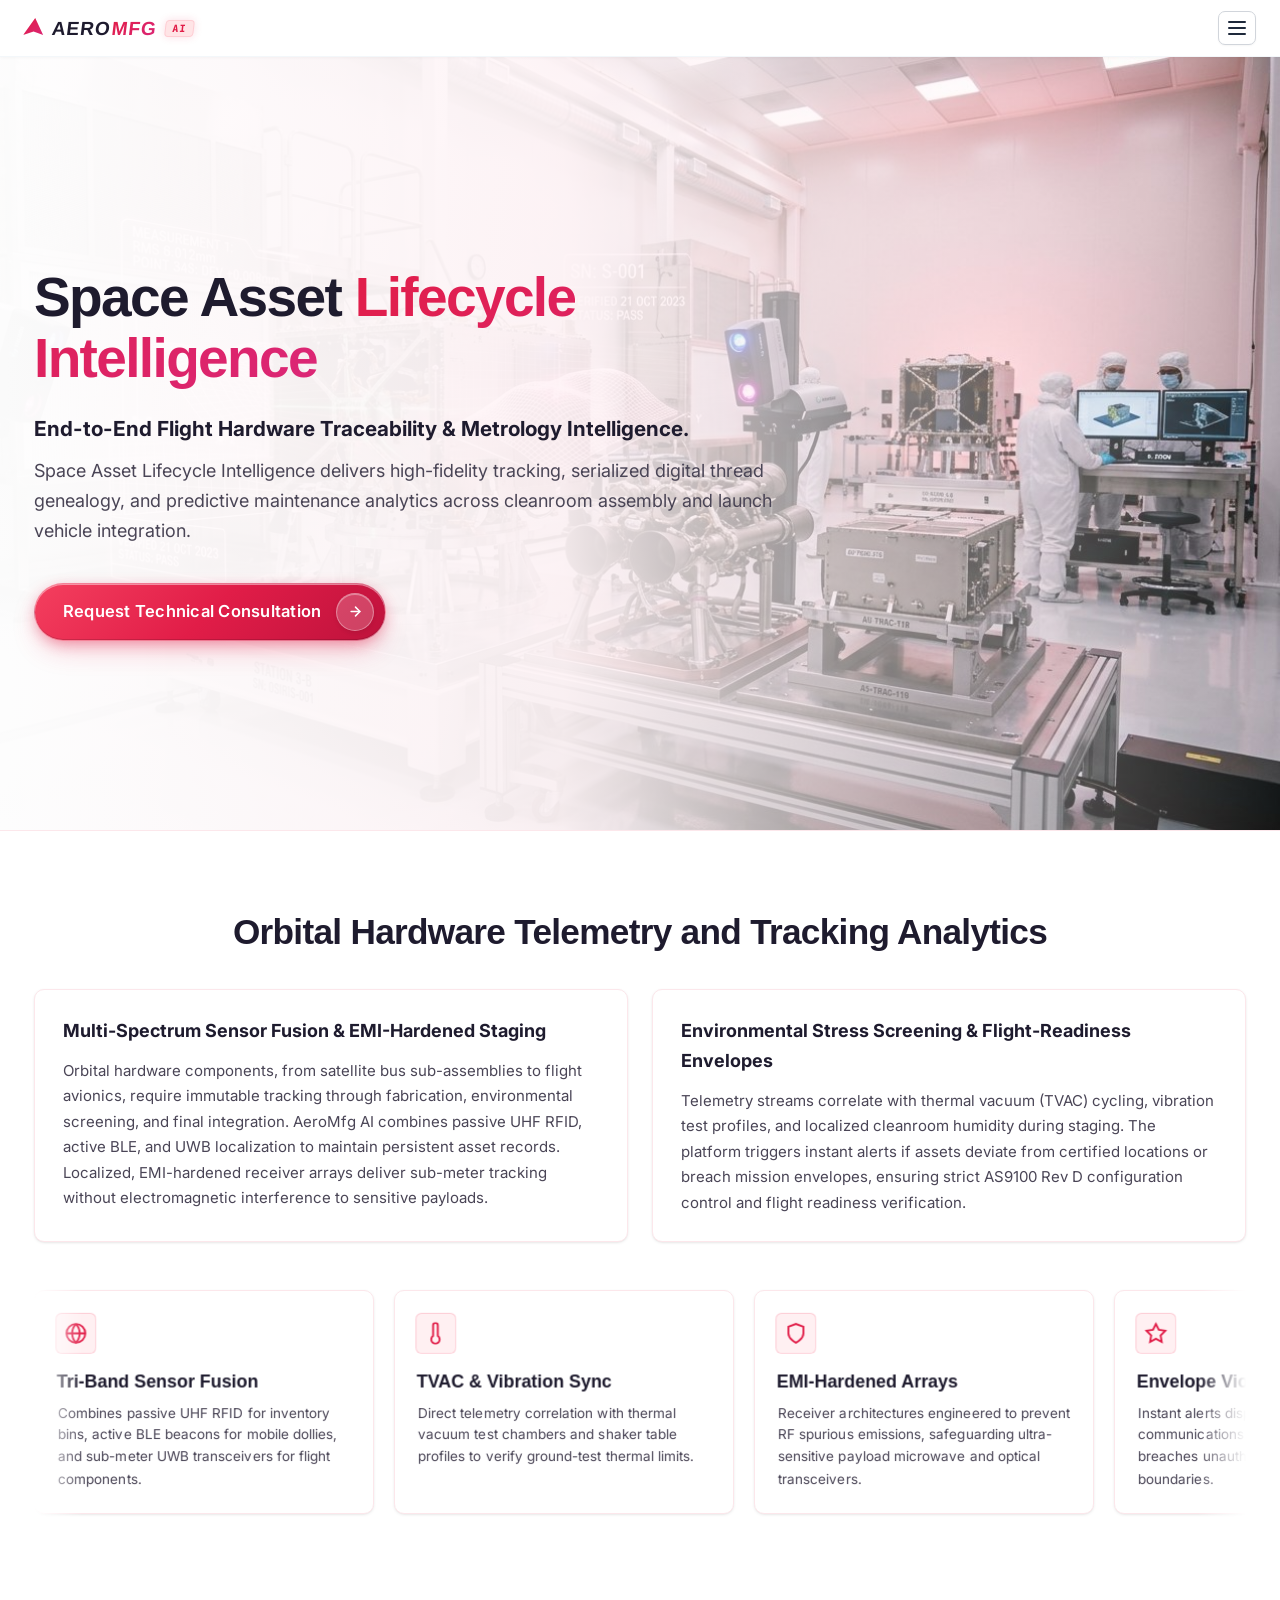
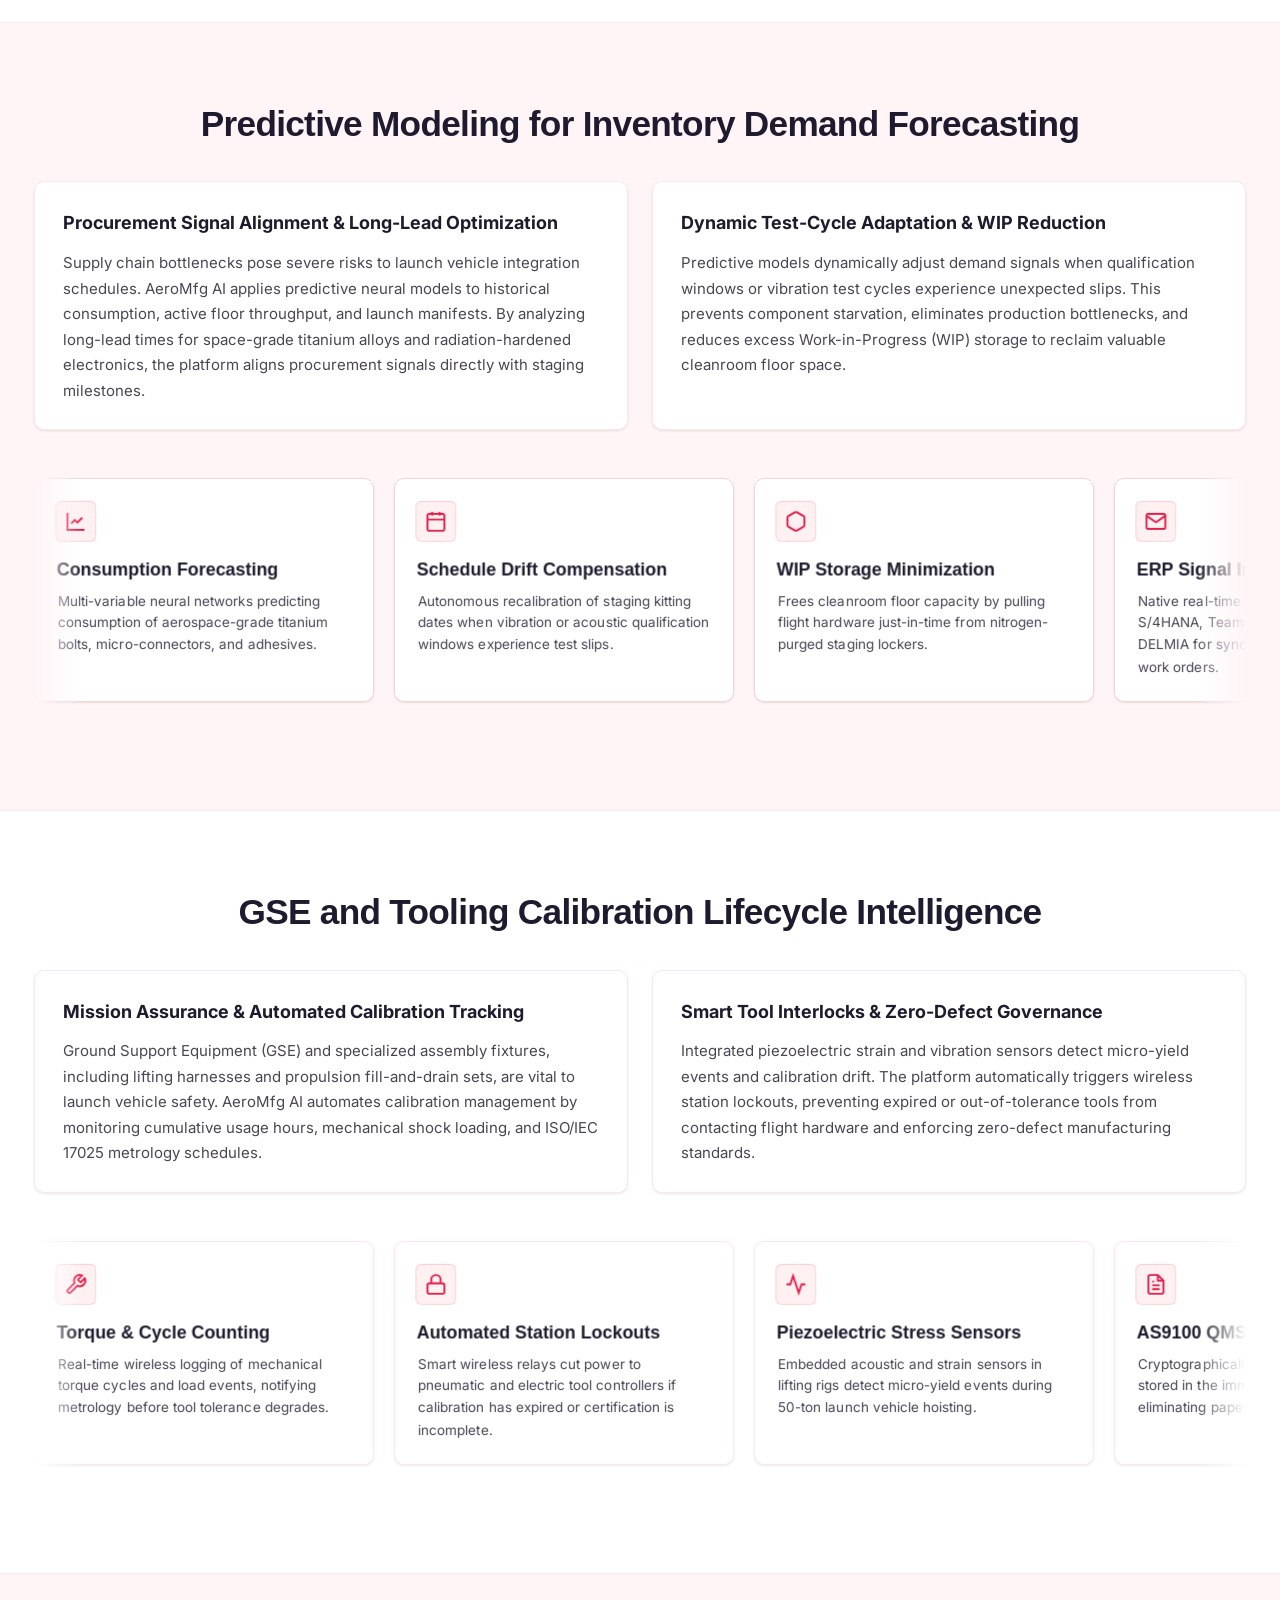
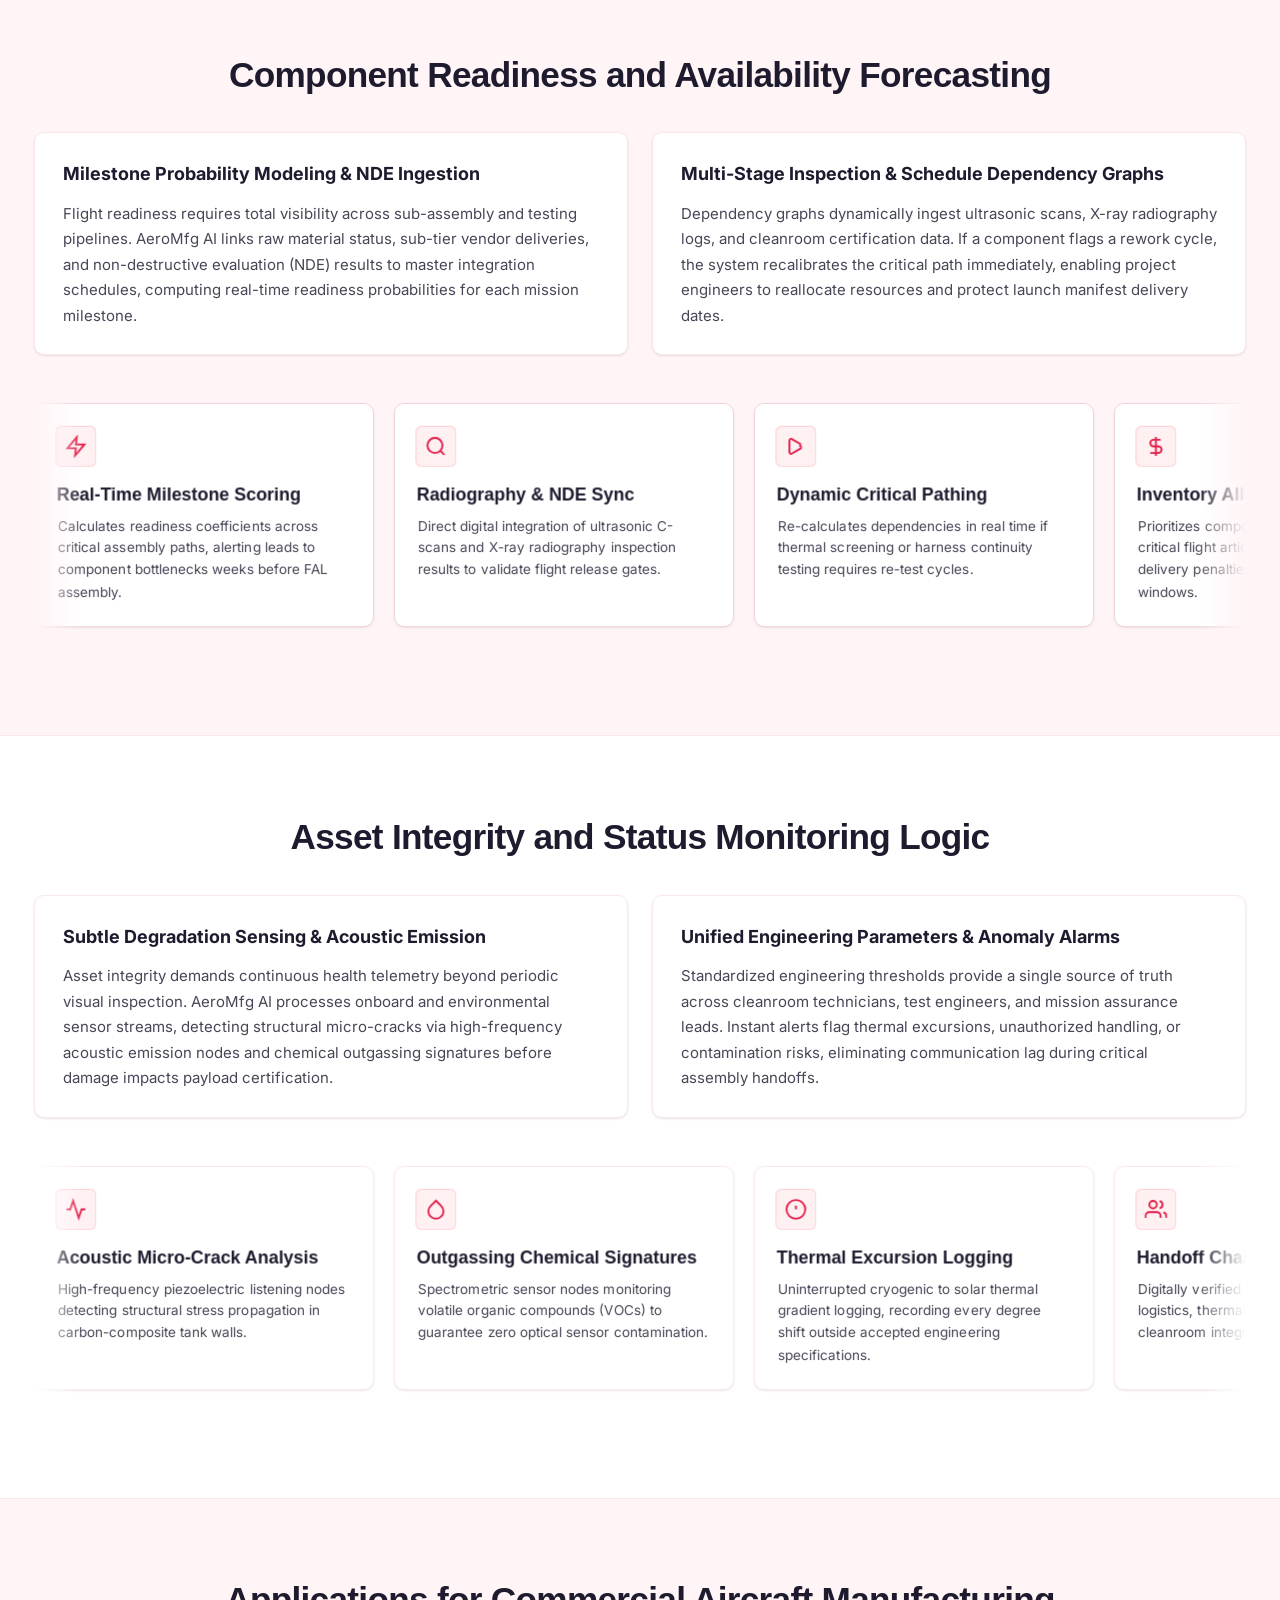
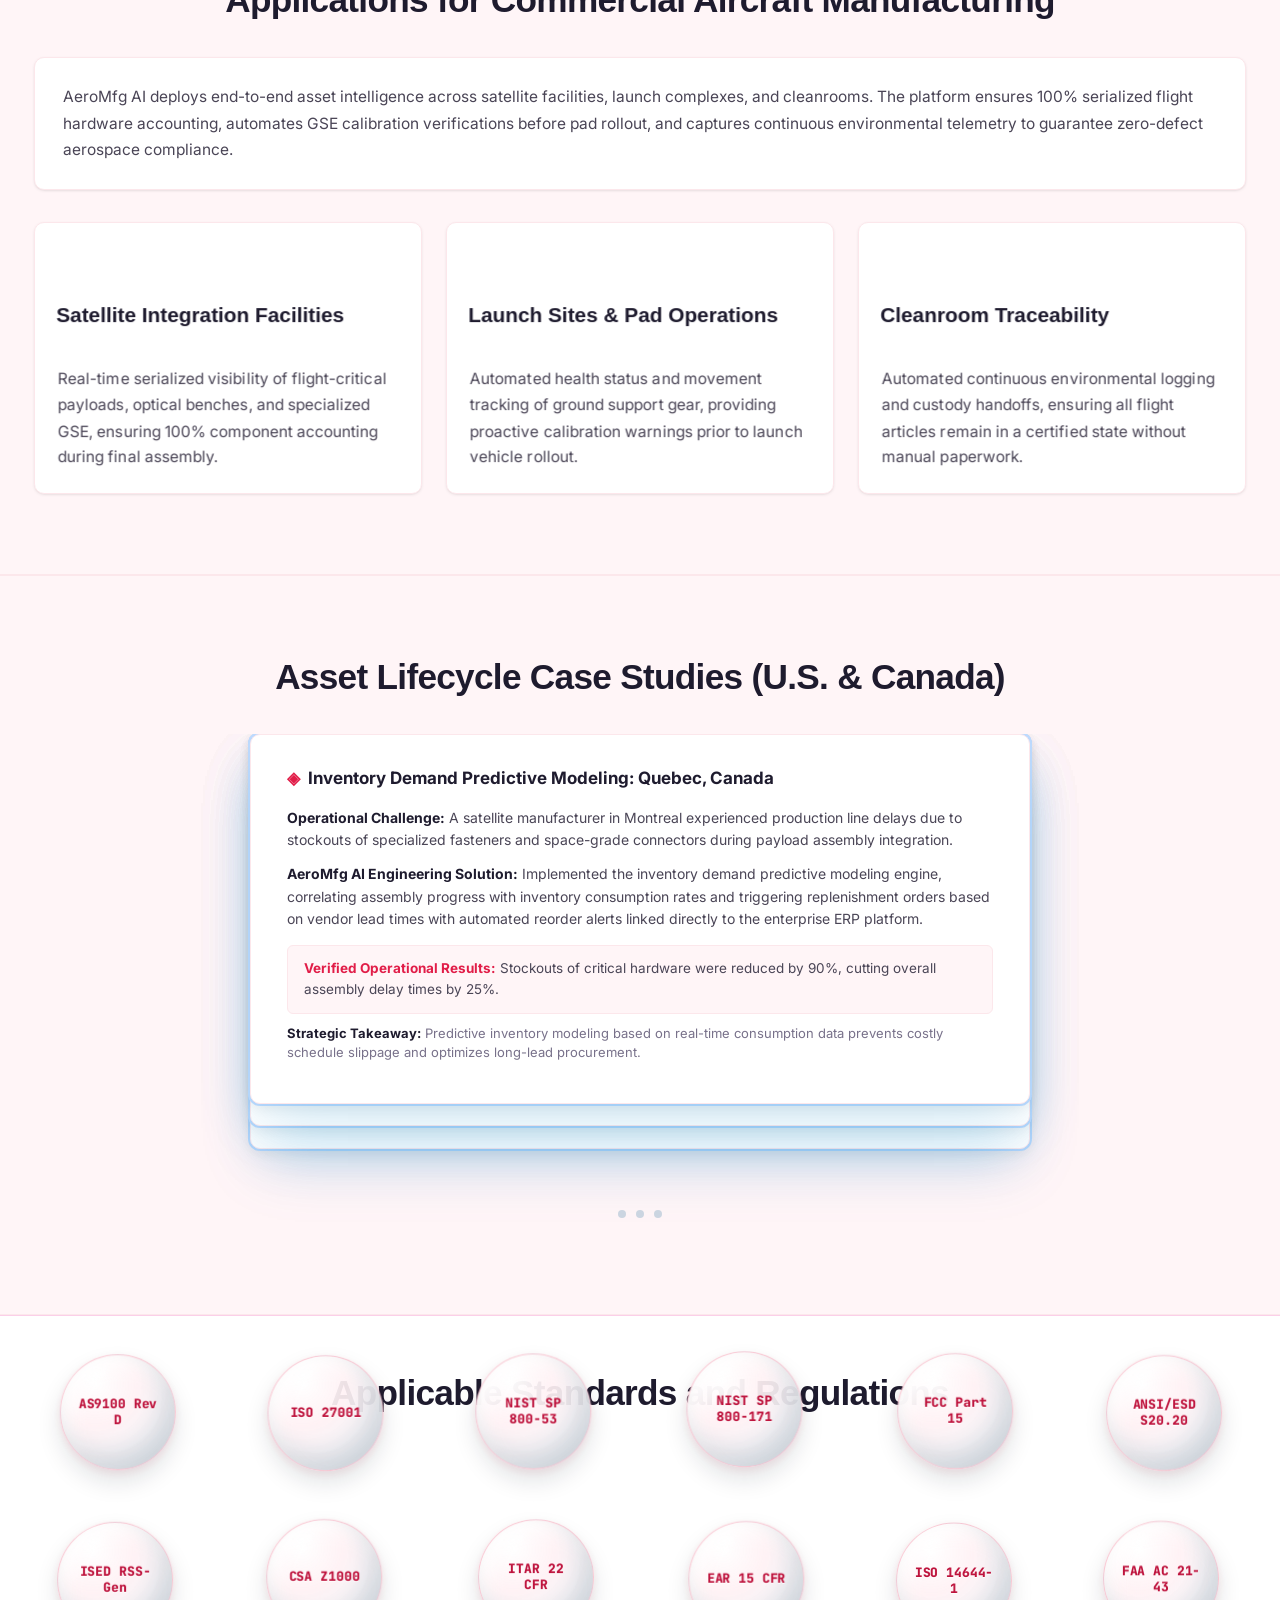
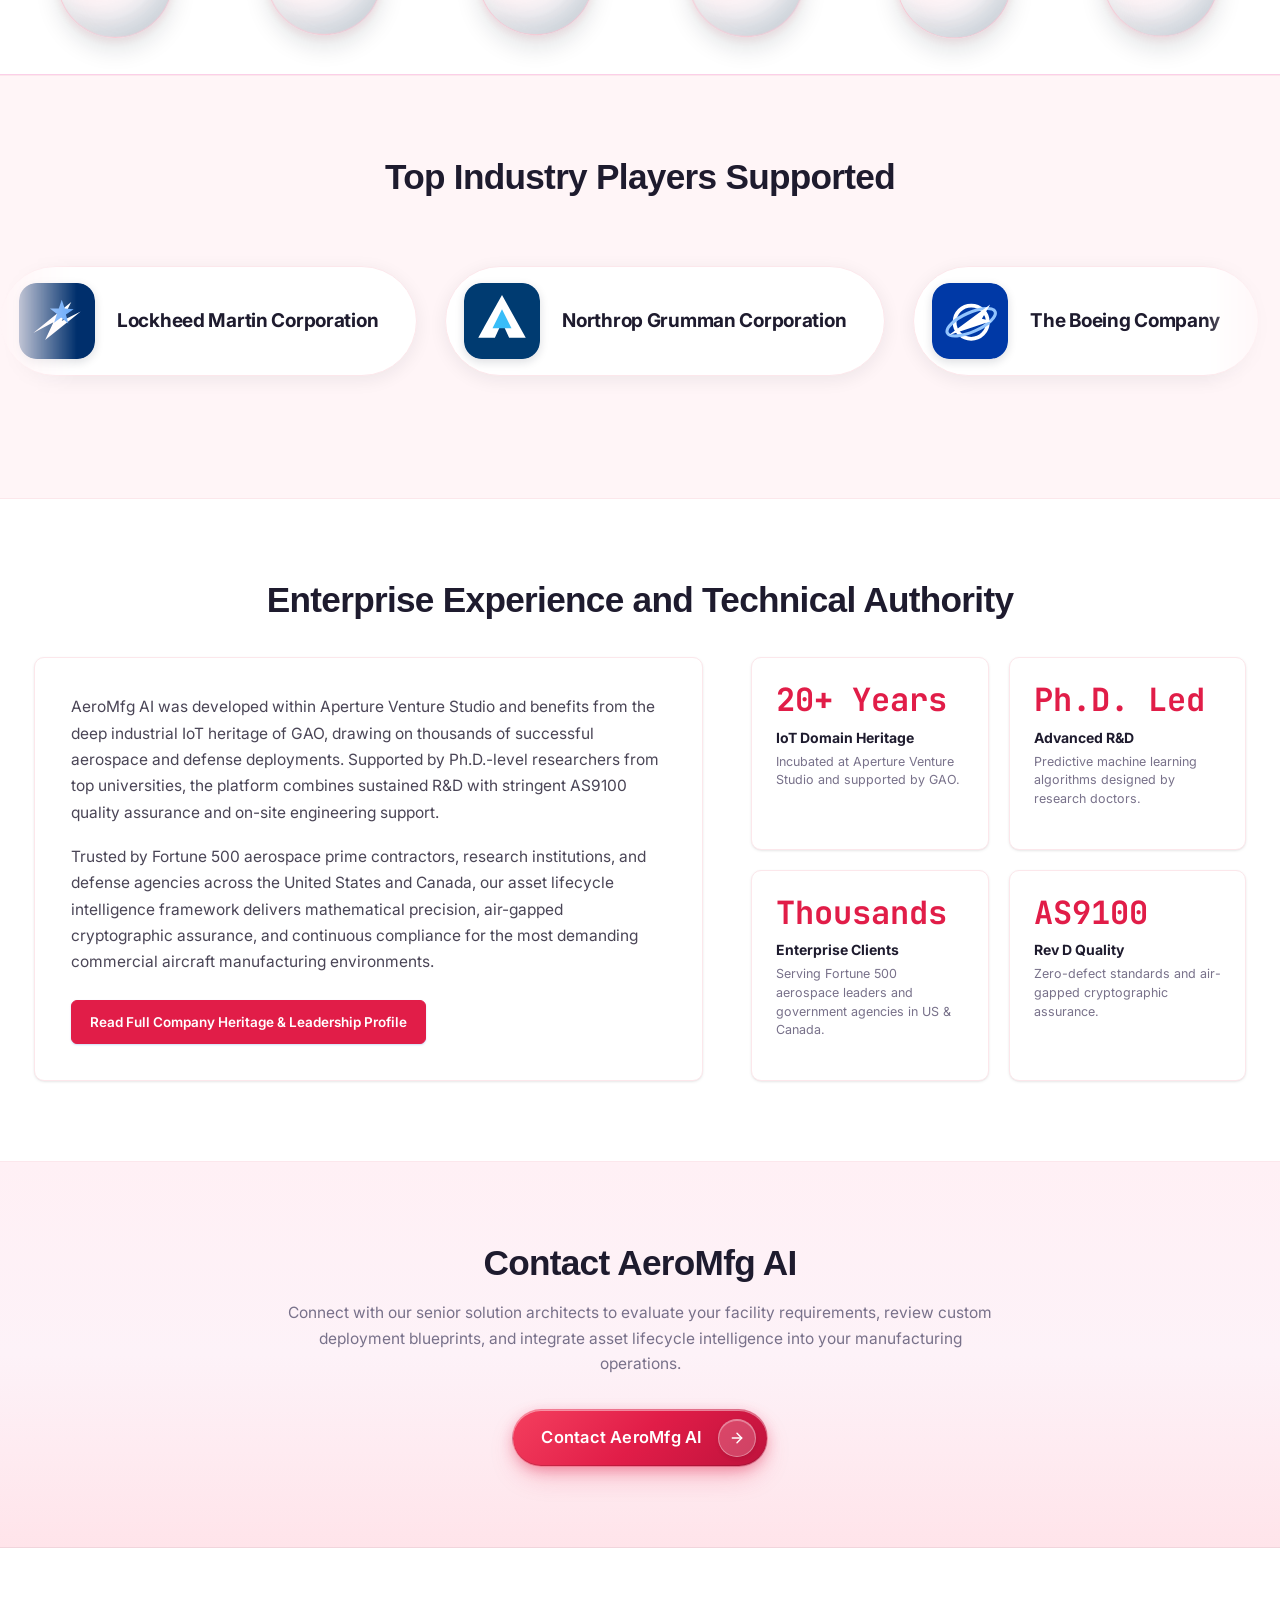
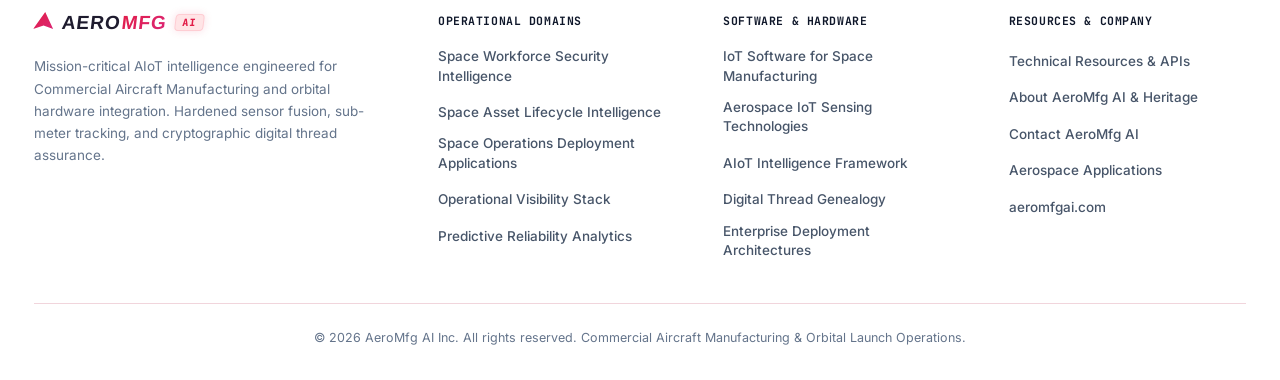
<file: space-asset-lifecycle-intelligence.html>
<!DOCTYPE html>
<html lang="en">
<head>
  <meta charset="UTF-8" />
  <meta name="viewport" content="width=device-width, initial-scale=1.0" />
  <title>Space Asset Lifecycle Intelligence | Predictive Maintenance &amp; Orbital Hardware Tracking</title>
  <meta name="description" content="AeroMfg AI provides advanced lifecycle intelligence for Commercial Aircraft Manufacturing. Optimize orbital hardware tracking, GSE calibration, and component readiness with AI-driven predictive modeling and mission-critical telemetry analytics." />
  <meta name="keywords" content="Space Asset Lifecycle Intelligence, Orbital Hardware Tracking, GSE Calibration, Component Readiness, Predictive Modeling, Inventory Forecasting, Asset Integrity Monitoring, Commercial Aircraft Manufacturing, AS9100 Rev D" />
  <meta name="theme-color" content="#fff5f7" />
  <meta name="author" content="AeroMfg AI" />
  <meta name="robots" content="index, follow" />
  <link rel="canonical" href="https://aeromfgai.com/space-asset-lifecycle-intelligence" />

  <!-- Open Graph / Social Sharing -->
  <meta property="og:type" content="website" />
  <meta property="og:title" content="Space Asset Lifecycle Intelligence | Predictive Maintenance &amp; Orbital Hardware Tracking" />
  <meta property="og:description" content="AeroMfg AI provides advanced lifecycle intelligence for Commercial Aircraft Manufacturing. Optimize orbital hardware tracking, GSE calibration, and component readiness with AI-driven predictive modeling." />
  <meta property="og:url" content="https://aeromfgai.com/space-asset-lifecycle-intelligence" />
  <meta property="og:image" content="https://aeromfgai.com/assets/og-asset-intelligence.jpg" />

  <!-- Twitter Card -->
  <meta name="twitter:card" content="summary_large_image" />
  <meta name="twitter:title" content="Space Asset Lifecycle Intelligence | AeroMfg AI" />
  <meta name="twitter:description" content="High-fidelity tracking, GSE calibration lifecycle intelligence, and predictive modeling for Commercial Aircraft Manufacturing." />
  <meta name="twitter:image" content="https://aeromfgai.com/assets/og-asset-intelligence.jpg" />

  <!-- Google Fonts -->
  <link rel="preconnect" href="https://fonts.googleapis.com" />
  <link rel="preconnect" href="https://fonts.gstatic.com" crossorigin />
  <link href="https://fonts.googleapis.com/css2?family=Inter:wght@400;500;600;700;800&family=JetBrains+Mono:wght@400;500;600;700&display=swap" rel="stylesheet" />

  <!-- Primary Stylesheet -->
  <link rel="stylesheet" href="styles.css" />

  <!-- JSON-LD Structured Data -->
  <script type="application/ld+json">
  {
    "@context": "https://schema.org",
    "@graph": [
      {
        "@type": "WebPage",
        "@id": "https://aeromfgai.com/space-asset-lifecycle-intelligence",
        "url": "https://aeromfgai.com/space-asset-lifecycle-intelligence",
        "name": "Space Asset Lifecycle Intelligence | Predictive Maintenance & Orbital Hardware Tracking",
        "isPartOf": {
          "@type": "WebSite",
          "@id": "https://aeromfgai.com/#website",
          "name": "AeroMfg AI",
          "url": "https://aeromfgai.com/"
        },
        "description": "AeroMfg AI provides advanced lifecycle intelligence for Commercial Aircraft Manufacturing. Optimize orbital hardware tracking, GSE calibration, and component readiness with AI-driven predictive modeling.",
        "breadcrumb": {
          "@type": "BreadcrumbList",
          "itemListElement": [
            {
              "@type": "ListItem",
              "position": 1,
              "name": "Home",
              "item": "https://aeromfgai.com/"
            },
            {
              "@type": "ListItem",
              "position": 2,
              "name": "Space Asset Lifecycle Intelligence",
              "item": "https://aeromfgai.com/space-asset-lifecycle-intelligence"
            }
          ]
        }
      },
      {
        "@type": "SoftwareApplication",
        "name": "Space Asset Lifecycle Intelligence Platform",
        "operatingSystem": "Industrial Edge & Cloud",
        "applicationCategory": "IndustrialSoftwareApplication",
        "description": "Predictive lifecycle intelligence, serialized orbital hardware telemetry, and automated GSE calibration governance for Commercial Aircraft Manufacturing."
      }
    ]
  }
  </script>
</head>
<body>

  <!-- PURE CSS NAVIGATION DRAWER CONTROLLER (ZERO JAVASCRIPT) -->
  <input type="checkbox" id="drawer-toggle" class="drawer-toggle-input" />
  <div class="mobile-drawer-backdrop">
    <label for="drawer-toggle" class="mobile-drawer-overlay" aria-label="Close Navigation Menu"></label>
    <div class="mobile-drawer">
      <div class="mobile-drawer-head">
        <a href="index.html" class="brand-logo-link" title="AeroMfg AI">
          <span class="text-logo"><span class="delta-mark" aria-hidden="true"></span><span class="brand-text"><span class="text-aero">AERO</span><span class="text-mfg">MFG</span></span><span class="ai-chip">AI</span></span>
        </a>
        <label for="drawer-toggle" class="modal-close-btn" aria-label="Close Menu">&times;</label>
      </div>

      <nav class="mobile-nav-links">
        <a href="space-workforce-security-intelligence.html" class="mobile-nav-link">Space Workforce Security Intelligence</a>
        <a href="space-asset-lifecycle-intelligence.html" class="mobile-nav-link active">Space Asset Lifecycle Intelligence</a>
        <a href="iot-software-space-manufacturing.html" class="mobile-nav-link">IoT Software for Space Manufacturing</a>
        <a href="aerospace-iot-sensing-technologies.html" class="mobile-nav-link">Aerospace IoT Sensing Technologies</a>
        <a href="space-operations-deployment-applications.html" class="mobile-nav-link">Space Operations Deployment Applications</a>
        <a href="technical-resources.html" class="mobile-nav-link">Technical Resources</a>
        <a href="about-aeromfgai-ai.html" class="mobile-nav-link">About AeroMfg AI</a>
      </nav>

      <div style="margin-top: auto; padding-top: 20px; border-top: 1px solid var(--border-subtle); display: flex; flex-direction: column; gap: 10px;">
        <a href="contact-aeromfgai-ai.html" class="btn btn-primary" style="width: 100%;">Contact AeroMfg AI</a>
      </div>
    </div>
  </div>

  <!-- STICKY MINIMALIST HEADER -->
  <header class="site-header">
    <div class="container header-inner">
      <a href="index.html" class="brand-logo-link" title="AeroMfg AI">
        <span class="text-logo"><span class="delta-mark" aria-hidden="true"></span><span class="brand-text"><span class="text-aero">AERO</span><span class="text-mfg">MFG</span></span><span class="ai-chip">AI</span></span>
      </a>

      <!-- Minimalist Hamburger Menu Button -->
      <label for="drawer-toggle" class="header-hamburger-btn" aria-label="Toggle Navigation Menu">
        <span class="hamburger-bar"></span>
        <span class="hamburger-bar"></span>
        <span class="hamburger-bar"></span>
      </label>
    </div>
  </header>

  <main>
    <!-- SUBPAGE HERO SECTION (FULL-PAGE IMMERSIVE BACKGROUND) -->
    <section class="subpage-hero hero-asset-bg" id="overview">
      <div class="container">
        <div class="hero-content-block">
          <h1 class="hero-headline">
            Space Asset <span class="gradient-text">Lifecycle Intelligence</span>
          </h1>

          <p class="hero-description">
            <strong style="color: var(--text-heading); font-size: 1.15em; display: block; margin-bottom: 12px; line-height: 1.45;">
              End-to-End Flight Hardware Traceability &amp; Metrology Intelligence.
            </strong>
            Space Asset Lifecycle Intelligence delivers high-fidelity tracking, serialized digital thread genealogy, and predictive maintenance analytics across cleanroom assembly and launch vehicle integration.
          </p>

          <div class="hero-btn-row" style="margin-bottom: 0;">
            <a href="contact-aeromfgai-ai.html" class="hero-cta-btn">
              <span>Request Technical Consultation</span>
              <span class="cta-icon-circle" aria-hidden="true">
                <svg width="15" height="15" viewBox="0 0 24 24" fill="none" stroke="currentColor" stroke-width="2.4" stroke-linecap="round" stroke-linejoin="round" class="cta-arrow"><line x1="5" y1="12" x2="19" y2="12"/><polyline points="12 5 19 12 12 19"/></svg>
              </span>
            </a>
          </div>
        </div>
      </div>
    </section>

    <!-- SECTION 1: ORBITAL HARDWARE TELEMETRY AND TRACKING ANALYTICS -->
    <section class="section-wrap" id="orbital-hardware">
      <div class="container">
        <div class="section-intro text-center">
          <h2 class="section-heading-lg">Orbital Hardware Telemetry and Tracking Analytics</h2>
        </div>

        <!-- 2 Executive Narrative Cards -->
        <div style="display: grid; grid-template-columns: repeat(auto-fit, minmax(min(280px, 100%), 1fr)); gap: 24px; margin-bottom: 32px;">
          <article style="background: #ffffff; padding: 26px 28px; border-radius: var(--radius-md); border: 1px solid var(--border-subtle); box-shadow: var(--shadow-card);">
            <h3 style="font-size: 18px; font-weight: 700; color: var(--text-heading); margin-bottom: 12px;">
              Multi-Spectrum Sensor Fusion &amp; EMI-Hardened Staging
            </h3>
            <p style="font-size: 15px; line-height: 1.7; color: var(--text-body); margin: 0;">
              Orbital hardware components, from satellite bus sub-assemblies to flight avionics, require immutable tracking through fabrication, environmental screening, and final integration. AeroMfg AI combines passive UHF RFID, active BLE, and UWB localization to maintain persistent asset records. Localized, EMI-hardened receiver arrays deliver sub-meter tracking without electromagnetic interference to sensitive payloads.
            </p>
          </article>

          <article style="background: #ffffff; padding: 26px 28px; border-radius: var(--radius-md); border: 1px solid var(--border-subtle); box-shadow: var(--shadow-card);">
            <h3 style="font-size: 18px; font-weight: 700; color: var(--text-heading); margin-bottom: 12px;">
              Environmental Stress Screening &amp; Flight-Readiness Envelopes
            </h3>
            <p style="font-size: 15px; line-height: 1.7; color: var(--text-body); margin: 0;">
              Telemetry streams correlate with thermal vacuum (TVAC) cycling, vibration test profiles, and localized cleanroom humidity during staging. The platform triggers instant alerts if assets deviate from certified locations or breach mission envelopes, ensuring strict AS9100 Rev D configuration control and flight readiness verification.
            </p>
          </article>
        </div>

        <!-- Horizontal Auto-Moving Technical Feature Cards Track (Left to Right) -->
        <div class="marquee-slider-wrap" aria-label="Orbital hardware telemetry technical feature cards">
          <div class="marquee-group">
            <div class="module-card">
              <div class="module-card-icon">
                <svg width="22" height="22" viewBox="0 0 24 24" fill="none" stroke="currentColor" stroke-width="2"><circle cx="12" cy="12" r="10"/><path d="M12 2a14.5 14.5 0 0 0 0 20 14.5 14.5 0 0 0 0-20"/><path d="M2 12h20"/></svg>
              </div>
              <h3 class="module-card-title">Tri-Band Sensor Fusion</h3>
              <p class="module-card-text">
                Combines passive UHF RFID for inventory bins, active BLE beacons for mobile dollies, and sub-meter UWB transceivers for flight components.
              </p>
            </div>

            <div class="module-card">
              <div class="module-card-icon">
                <svg width="22" height="22" viewBox="0 0 24 24" fill="none" stroke="currentColor" stroke-width="2"><path d="M14 14.76V3.5a2.5 2.5 0 0 0-5 0v11.26a4.5 4.5 0 1 0 5 0z"/></svg>
              </div>
              <h3 class="module-card-title">TVAC &amp; Vibration Sync</h3>
              <p class="module-card-text">
                Direct telemetry correlation with thermal vacuum test chambers and shaker table profiles to verify ground-test thermal limits.
              </p>
            </div>

            <div class="module-card">
              <div class="module-card-icon">
                <svg width="22" height="22" viewBox="0 0 24 24" fill="none" stroke="currentColor" stroke-width="2"><path d="M12 22s8-4 8-10V5l-8-3-8 3v7c0 6 8 10 8 10z"/></svg>
              </div>
              <h3 class="module-card-title">EMI-Hardened Arrays</h3>
              <p class="module-card-text">
                Receiver architectures engineered to prevent RF spurious emissions, safeguarding ultra-sensitive payload microwave and optical transceivers.
              </p>
            </div>

            <div class="module-card">
              <div class="module-card-icon">
                <svg width="22" height="22" viewBox="0 0 24 24" fill="none" stroke="currentColor" stroke-width="2"><polygon points="12 2 15.09 8.26 22 9.27 17 14.14 18.18 21.02 12 17.77 5.82 21.02 7 14.14 2 9.27 8.91 8.26 12 2"/></svg>
              </div>
              <h3 class="module-card-title">Envelope Violation Alarms</h3>
              <p class="module-card-text">
                Instant alerts dispatched across engineering communications when flight hardware breaches unauthorized cleanroom boundaries.
              </p>
            </div>

            <div class="module-card">
              <div class="module-card-icon">
                <svg width="22" height="22" viewBox="0 0 24 24" fill="none" stroke="currentColor" stroke-width="2"><circle cx="12" cy="12" r="10"/><path d="M12 2a14.5 14.5 0 0 0 0 20 14.5 14.5 0 0 0 0-20"/><path d="M2 12h20"/></svg>
              </div>
              <h3 class="module-card-title">Tri-Band Sensor Fusion</h3>
              <p class="module-card-text">
                Combines passive UHF RFID for inventory bins, active BLE beacons for mobile dollies, and sub-meter UWB transceivers for flight components.
              </p>
            </div>

            <div class="module-card">
              <div class="module-card-icon">
                <svg width="22" height="22" viewBox="0 0 24 24" fill="none" stroke="currentColor" stroke-width="2"><path d="M14 14.76V3.5a2.5 2.5 0 0 0-5 0v11.26a4.5 4.5 0 1 0 5 0z"/></svg>
              </div>
              <h3 class="module-card-title">TVAC &amp; Vibration Sync</h3>
              <p class="module-card-text">
                Direct telemetry correlation with thermal vacuum test chambers and shaker table profiles to verify ground-test thermal limits.
              </p>
            </div>

            <div class="module-card">
              <div class="module-card-icon">
                <svg width="22" height="22" viewBox="0 0 24 24" fill="none" stroke="currentColor" stroke-width="2"><path d="M12 22s8-4 8-10V5l-8-3-8 3v7c0 6 8 10 8 10z"/></svg>
              </div>
              <h3 class="module-card-title">EMI-Hardened Arrays</h3>
              <p class="module-card-text">
                Receiver architectures engineered to prevent RF spurious emissions, safeguarding ultra-sensitive payload microwave and optical transceivers.
              </p>
            </div>

            <div class="module-card">
              <div class="module-card-icon">
                <svg width="22" height="22" viewBox="0 0 24 24" fill="none" stroke="currentColor" stroke-width="2"><polygon points="12 2 15.09 8.26 22 9.27 17 14.14 18.18 21.02 12 17.77 5.82 21.02 7 14.14 2 9.27 8.91 8.26 12 2"/></svg>
              </div>
              <h3 class="module-card-title">Envelope Violation Alarms</h3>
              <p class="module-card-text">
                Instant alerts dispatched across engineering communications when flight hardware breaches unauthorized cleanroom boundaries.
              </p>
            </div>
          </div>

          <div class="marquee-group" aria-hidden="true">
            <div class="module-card">
              <div class="module-card-icon">
                <svg width="22" height="22" viewBox="0 0 24 24" fill="none" stroke="currentColor" stroke-width="2"><circle cx="12" cy="12" r="10"/><path d="M12 2a14.5 14.5 0 0 0 0 20 14.5 14.5 0 0 0 0-20"/><path d="M2 12h20"/></svg>
              </div>
              <h3 class="module-card-title">Tri-Band Sensor Fusion</h3>
              <p class="module-card-text">
                Combines passive UHF RFID for inventory bins, active BLE beacons for mobile dollies, and sub-meter UWB transceivers for flight components.
              </p>
            </div>

            <div class="module-card">
              <div class="module-card-icon">
                <svg width="22" height="22" viewBox="0 0 24 24" fill="none" stroke="currentColor" stroke-width="2"><path d="M14 14.76V3.5a2.5 2.5 0 0 0-5 0v11.26a4.5 4.5 0 1 0 5 0z"/></svg>
              </div>
              <h3 class="module-card-title">TVAC &amp; Vibration Sync</h3>
              <p class="module-card-text">
                Direct telemetry correlation with thermal vacuum test chambers and shaker table profiles to verify ground-test thermal limits.
              </p>
            </div>

            <div class="module-card">
              <div class="module-card-icon">
                <svg width="22" height="22" viewBox="0 0 24 24" fill="none" stroke="currentColor" stroke-width="2"><path d="M12 22s8-4 8-10V5l-8-3-8 3v7c0 6 8 10 8 10z"/></svg>
              </div>
              <h3 class="module-card-title">EMI-Hardened Arrays</h3>
              <p class="module-card-text">
                Receiver architectures engineered to prevent RF spurious emissions, safeguarding ultra-sensitive payload microwave and optical transceivers.
              </p>
            </div>

            <div class="module-card">
              <div class="module-card-icon">
                <svg width="22" height="22" viewBox="0 0 24 24" fill="none" stroke="currentColor" stroke-width="2"><polygon points="12 2 15.09 8.26 22 9.27 17 14.14 18.18 21.02 12 17.77 5.82 21.02 7 14.14 2 9.27 8.91 8.26 12 2"/></svg>
              </div>
              <h3 class="module-card-title">Envelope Violation Alarms</h3>
              <p class="module-card-text">
                Instant alerts dispatched across engineering communications when flight hardware breaches unauthorized cleanroom boundaries.
              </p>
            </div>

            <div class="module-card">
              <div class="module-card-icon">
                <svg width="22" height="22" viewBox="0 0 24 24" fill="none" stroke="currentColor" stroke-width="2"><circle cx="12" cy="12" r="10"/><path d="M12 2a14.5 14.5 0 0 0 0 20 14.5 14.5 0 0 0 0-20"/><path d="M2 12h20"/></svg>
              </div>
              <h3 class="module-card-title">Tri-Band Sensor Fusion</h3>
              <p class="module-card-text">
                Combines passive UHF RFID for inventory bins, active BLE beacons for mobile dollies, and sub-meter UWB transceivers for flight components.
              </p>
            </div>

            <div class="module-card">
              <div class="module-card-icon">
                <svg width="22" height="22" viewBox="0 0 24 24" fill="none" stroke="currentColor" stroke-width="2"><path d="M14 14.76V3.5a2.5 2.5 0 0 0-5 0v11.26a4.5 4.5 0 1 0 5 0z"/></svg>
              </div>
              <h3 class="module-card-title">TVAC &amp; Vibration Sync</h3>
              <p class="module-card-text">
                Direct telemetry correlation with thermal vacuum test chambers and shaker table profiles to verify ground-test thermal limits.
              </p>
            </div>

            <div class="module-card">
              <div class="module-card-icon">
                <svg width="22" height="22" viewBox="0 0 24 24" fill="none" stroke="currentColor" stroke-width="2"><path d="M12 22s8-4 8-10V5l-8-3-8 3v7c0 6 8 10 8 10z"/></svg>
              </div>
              <h3 class="module-card-title">EMI-Hardened Arrays</h3>
              <p class="module-card-text">
                Receiver architectures engineered to prevent RF spurious emissions, safeguarding ultra-sensitive payload microwave and optical transceivers.
              </p>
            </div>

            <div class="module-card">
              <div class="module-card-icon">
                <svg width="22" height="22" viewBox="0 0 24 24" fill="none" stroke="currentColor" stroke-width="2"><polygon points="12 2 15.09 8.26 22 9.27 17 14.14 18.18 21.02 12 17.77 5.82 21.02 7 14.14 2 9.27 8.91 8.26 12 2"/></svg>
              </div>
              <h3 class="module-card-title">Envelope Violation Alarms</h3>
              <p class="module-card-text">
                Instant alerts dispatched across engineering communications when flight hardware breaches unauthorized cleanroom boundaries.
              </p>
            </div>
          </div>
        </div>
      </div>
    </section>

    <!-- SECTION 2: PREDICTIVE MODELING FOR INVENTORY DEMAND FORECASTING -->
    <section class="section-wrap alt-bg" id="demand-forecasting">
      <div class="container">
        <div class="section-intro text-center">
          <h2 class="section-heading-lg">Predictive Modeling for Inventory Demand Forecasting</h2>
        </div>

        <!-- 2 Executive Narrative Cards -->
        <div style="display: grid; grid-template-columns: repeat(auto-fit, minmax(min(280px, 100%), 1fr)); gap: 24px; margin-bottom: 32px;">
          <article style="background: #ffffff; padding: 26px 28px; border-radius: var(--radius-md); border: 1px solid var(--border-subtle); box-shadow: var(--shadow-card);">
            <h3 style="font-size: 18px; font-weight: 700; color: var(--text-heading); margin-bottom: 12px;">
              Procurement Signal Alignment &amp; Long-Lead Optimization
            </h3>
            <p style="font-size: 15px; line-height: 1.7; color: var(--text-body); margin: 0;">
              Supply chain bottlenecks pose severe risks to launch vehicle integration schedules. AeroMfg AI applies predictive neural models to historical consumption, active floor throughput, and launch manifests. By analyzing long-lead times for space-grade titanium alloys and radiation-hardened electronics, the platform aligns procurement signals directly with staging milestones.
            </p>
          </article>

          <article style="background: #ffffff; padding: 26px 28px; border-radius: var(--radius-md); border: 1px solid var(--border-subtle); box-shadow: var(--shadow-card);">
            <h3 style="font-size: 18px; font-weight: 700; color: var(--text-heading); margin-bottom: 12px;">
              Dynamic Test-Cycle Adaptation &amp; WIP Reduction
            </h3>
            <p style="font-size: 15px; line-height: 1.7; color: var(--text-body); margin: 0;">
              Predictive models dynamically adjust demand signals when qualification windows or vibration test cycles experience unexpected slips. This prevents component starvation, eliminates production bottlenecks, and reduces excess Work-in-Progress (WIP) storage to reclaim valuable cleanroom floor space.
            </p>
          </article>
        </div>

        <!-- Horizontal Auto-Moving Technical Feature Cards Track (Left to Right) -->
        <div class="marquee-slider-wrap" aria-label="Inventory demand forecasting technical feature cards">
          <div class="marquee-group">
            <div class="module-card">
              <div class="module-card-icon">
                <svg width="22" height="22" viewBox="0 0 24 24" fill="none" stroke="currentColor" stroke-width="2"><path d="M3 3v18h18"/><path d="M18.7 8l-5.1 5.2-2.8-2.7L7 14.3"/></svg>
              </div>
              <h3 class="module-card-title">Consumption Forecasting</h3>
              <p class="module-card-text">
                Multi-variable neural networks predicting consumption of aerospace-grade titanium bolts, micro-connectors, and adhesives.
              </p>
            </div>

            <div class="module-card">
              <div class="module-card-icon">
                <svg width="22" height="22" viewBox="0 0 24 24" fill="none" stroke="currentColor" stroke-width="2"><rect x="3" y="4" width="18" height="18" rx="2" ry="2"/><line x1="16" y1="2" x2="16" y2="6"/><line x1="8" y1="2" x2="8" y2="6"/><line x1="3" y1="10" x2="21" y2="10"/></svg>
              </div>
              <h3 class="module-card-title">Schedule Drift Compensation</h3>
              <p class="module-card-text">
                Autonomous recalibration of staging kitting dates when vibration or acoustic qualification windows experience test slips.
              </p>
            </div>

            <div class="module-card">
              <div class="module-card-icon">
                <svg width="22" height="22" viewBox="0 0 24 24" fill="none" stroke="currentColor" stroke-width="2"><path d="M21 16V8a2 2 0 0 0-1-1.73l-7-4a2 2 0 0 0-2 0l-7 4A2 2 0 0 0 3 8v8a2 2 0 0 0 1 1.73l7 4a2 2 0 0 0 2 0l7-4A2 2 0 0 0 21 16z"/></svg>
              </div>
              <h3 class="module-card-title">WIP Storage Minimization</h3>
              <p class="module-card-text">
                Frees cleanroom floor capacity by pulling flight hardware just-in-time from nitrogen-purged staging lockers.
              </p>
            </div>

            <div class="module-card">
              <div class="module-card-icon">
                <svg width="22" height="22" viewBox="0 0 24 24" fill="none" stroke="currentColor" stroke-width="2"><path d="M4 4h16c1.1 0 2 .9 2 2v12c0 1.1-.9 2-2 2H4c-1.1 0-2-.9-2-2V6c0-1.1.9-2 2-2z"/><polyline points="22,6 12,13 2,6"/></svg>
              </div>
              <h3 class="module-card-title">ERP Signal Integration</h3>
              <p class="module-card-text">
                Native real-time integration into SAP S/4HANA, Teamcenter, and Dassault DELMIA for synchronized manufacturing work orders.
              </p>
            </div>

            <div class="module-card">
              <div class="module-card-icon">
                <svg width="22" height="22" viewBox="0 0 24 24" fill="none" stroke="currentColor" stroke-width="2"><path d="M3 3v18h18"/><path d="M18.7 8l-5.1 5.2-2.8-2.7L7 14.3"/></svg>
              </div>
              <h3 class="module-card-title">Consumption Forecasting</h3>
              <p class="module-card-text">
                Multi-variable neural networks predicting consumption of aerospace-grade titanium bolts, micro-connectors, and adhesives.
              </p>
            </div>

            <div class="module-card">
              <div class="module-card-icon">
                <svg width="22" height="22" viewBox="0 0 24 24" fill="none" stroke="currentColor" stroke-width="2"><rect x="3" y="4" width="18" height="18" rx="2" ry="2"/><line x1="16" y1="2" x2="16" y2="6"/><line x1="8" y1="2" x2="8" y2="6"/><line x1="3" y1="10" x2="21" y2="10"/></svg>
              </div>
              <h3 class="module-card-title">Schedule Drift Compensation</h3>
              <p class="module-card-text">
                Autonomous recalibration of staging kitting dates when vibration or acoustic qualification windows experience test slips.
              </p>
            </div>

            <div class="module-card">
              <div class="module-card-icon">
                <svg width="22" height="22" viewBox="0 0 24 24" fill="none" stroke="currentColor" stroke-width="2"><path d="M21 16V8a2 2 0 0 0-1-1.73l-7-4a2 2 0 0 0-2 0l-7 4A2 2 0 0 0 3 8v8a2 2 0 0 0 1 1.73l7 4a2 2 0 0 0 2 0l7-4A2 2 0 0 0 21 16z"/></svg>
              </div>
              <h3 class="module-card-title">WIP Storage Minimization</h3>
              <p class="module-card-text">
                Frees cleanroom floor capacity by pulling flight hardware just-in-time from nitrogen-purged staging lockers.
              </p>
            </div>

            <div class="module-card">
              <div class="module-card-icon">
                <svg width="22" height="22" viewBox="0 0 24 24" fill="none" stroke="currentColor" stroke-width="2"><path d="M4 4h16c1.1 0 2 .9 2 2v12c0 1.1-.9 2-2 2H4c-1.1 0-2-.9-2-2V6c0-1.1.9-2 2-2z"/><polyline points="22,6 12,13 2,6"/></svg>
              </div>
              <h3 class="module-card-title">ERP Signal Integration</h3>
              <p class="module-card-text">
                Native real-time integration into SAP S/4HANA, Teamcenter, and Dassault DELMIA for synchronized manufacturing work orders.
              </p>
            </div>
          </div>

          <div class="marquee-group" aria-hidden="true">
            <div class="module-card">
              <div class="module-card-icon">
                <svg width="22" height="22" viewBox="0 0 24 24" fill="none" stroke="currentColor" stroke-width="2"><path d="M3 3v18h18"/><path d="M18.7 8l-5.1 5.2-2.8-2.7L7 14.3"/></svg>
              </div>
              <h3 class="module-card-title">Consumption Forecasting</h3>
              <p class="module-card-text">
                Multi-variable neural networks predicting consumption of aerospace-grade titanium bolts, micro-connectors, and adhesives.
              </p>
            </div>

            <div class="module-card">
              <div class="module-card-icon">
                <svg width="22" height="22" viewBox="0 0 24 24" fill="none" stroke="currentColor" stroke-width="2"><rect x="3" y="4" width="18" height="18" rx="2" ry="2"/><line x1="16" y1="2" x2="16" y2="6"/><line x1="8" y1="2" x2="8" y2="6"/><line x1="3" y1="10" x2="21" y2="10"/></svg>
              </div>
              <h3 class="module-card-title">Schedule Drift Compensation</h3>
              <p class="module-card-text">
                Autonomous recalibration of staging kitting dates when vibration or acoustic qualification windows experience test slips.
              </p>
            </div>

            <div class="module-card">
              <div class="module-card-icon">
                <svg width="22" height="22" viewBox="0 0 24 24" fill="none" stroke="currentColor" stroke-width="2"><path d="M21 16V8a2 2 0 0 0-1-1.73l-7-4a2 2 0 0 0-2 0l-7 4A2 2 0 0 0 3 8v8a2 2 0 0 0 1 1.73l7 4a2 2 0 0 0 2 0l7-4A2 2 0 0 0 21 16z"/></svg>
              </div>
              <h3 class="module-card-title">WIP Storage Minimization</h3>
              <p class="module-card-text">
                Frees cleanroom floor capacity by pulling flight hardware just-in-time from nitrogen-purged staging lockers.
              </p>
            </div>

            <div class="module-card">
              <div class="module-card-icon">
                <svg width="22" height="22" viewBox="0 0 24 24" fill="none" stroke="currentColor" stroke-width="2"><path d="M4 4h16c1.1 0 2 .9 2 2v12c0 1.1-.9 2-2 2H4c-1.1 0-2-.9-2-2V6c0-1.1.9-2 2-2z"/><polyline points="22,6 12,13 2,6"/></svg>
              </div>
              <h3 class="module-card-title">ERP Signal Integration</h3>
              <p class="module-card-text">
                Native real-time integration into SAP S/4HANA, Teamcenter, and Dassault DELMIA for synchronized manufacturing work orders.
              </p>
            </div>

            <div class="module-card">
              <div class="module-card-icon">
                <svg width="22" height="22" viewBox="0 0 24 24" fill="none" stroke="currentColor" stroke-width="2"><path d="M3 3v18h18"/><path d="M18.7 8l-5.1 5.2-2.8-2.7L7 14.3"/></svg>
              </div>
              <h3 class="module-card-title">Consumption Forecasting</h3>
              <p class="module-card-text">
                Multi-variable neural networks predicting consumption of aerospace-grade titanium bolts, micro-connectors, and adhesives.
              </p>
            </div>

            <div class="module-card">
              <div class="module-card-icon">
                <svg width="22" height="22" viewBox="0 0 24 24" fill="none" stroke="currentColor" stroke-width="2"><rect x="3" y="4" width="18" height="18" rx="2" ry="2"/><line x1="16" y1="2" x2="16" y2="6"/><line x1="8" y1="2" x2="8" y2="6"/><line x1="3" y1="10" x2="21" y2="10"/></svg>
              </div>
              <h3 class="module-card-title">Schedule Drift Compensation</h3>
              <p class="module-card-text">
                Autonomous recalibration of staging kitting dates when vibration or acoustic qualification windows experience test slips.
              </p>
            </div>

            <div class="module-card">
              <div class="module-card-icon">
                <svg width="22" height="22" viewBox="0 0 24 24" fill="none" stroke="currentColor" stroke-width="2"><path d="M21 16V8a2 2 0 0 0-1-1.73l-7-4a2 2 0 0 0-2 0l-7 4A2 2 0 0 0 3 8v8a2 2 0 0 0 1 1.73l7 4a2 2 0 0 0 2 0l7-4A2 2 0 0 0 21 16z"/></svg>
              </div>
              <h3 class="module-card-title">WIP Storage Minimization</h3>
              <p class="module-card-text">
                Frees cleanroom floor capacity by pulling flight hardware just-in-time from nitrogen-purged staging lockers.
              </p>
            </div>

            <div class="module-card">
              <div class="module-card-icon">
                <svg width="22" height="22" viewBox="0 0 24 24" fill="none" stroke="currentColor" stroke-width="2"><path d="M4 4h16c1.1 0 2 .9 2 2v12c0 1.1-.9 2-2 2H4c-1.1 0-2-.9-2-2V6c0-1.1.9-2 2-2z"/><polyline points="22,6 12,13 2,6"/></svg>
              </div>
              <h3 class="module-card-title">ERP Signal Integration</h3>
              <p class="module-card-text">
                Native real-time integration into SAP S/4HANA, Teamcenter, and Dassault DELMIA for synchronized manufacturing work orders.
              </p>
            </div>
          </div>
        </div>
      </div>
    </section>

    <!-- SECTION 3: GSE AND TOOLING CALIBRATION LIFECYCLE INTELLIGENCE -->
    <section class="section-wrap" id="gse-calibration">
      <div class="container">
        <div class="section-intro text-center">
          <h2 class="section-heading-lg">GSE and Tooling Calibration Lifecycle Intelligence</h2>
        </div>

        <!-- 2 Executive Narrative Cards -->
        <div style="display: grid; grid-template-columns: repeat(auto-fit, minmax(min(280px, 100%), 1fr)); gap: 24px; margin-bottom: 32px;">
          <article style="background: #ffffff; padding: 26px 28px; border-radius: var(--radius-md); border: 1px solid var(--border-subtle); box-shadow: var(--shadow-card);">
            <h3 style="font-size: 18px; font-weight: 700; color: var(--text-heading); margin-bottom: 12px;">
              Mission Assurance &amp; Automated Calibration Tracking
            </h3>
            <p style="font-size: 15px; line-height: 1.7; color: var(--text-body); margin: 0;">
              Ground Support Equipment (GSE) and specialized assembly fixtures, including lifting harnesses and propulsion fill-and-drain sets, are vital to launch vehicle safety. AeroMfg AI automates calibration management by monitoring cumulative usage hours, mechanical shock loading, and ISO/IEC 17025 metrology schedules.
            </p>
          </article>

          <article style="background: #ffffff; padding: 26px 28px; border-radius: var(--radius-md); border: 1px solid var(--border-subtle); box-shadow: var(--shadow-card);">
            <h3 style="font-size: 18px; font-weight: 700; color: var(--text-heading); margin-bottom: 12px;">
              Smart Tool Interlocks &amp; Zero-Defect Governance
            </h3>
            <p style="font-size: 15px; line-height: 1.7; color: var(--text-body); margin: 0;">
              Integrated piezoelectric strain and vibration sensors detect micro-yield events and calibration drift. The platform automatically triggers wireless station lockouts, preventing expired or out-of-tolerance tools from contacting flight hardware and enforcing zero-defect manufacturing standards.
            </p>
          </article>
        </div>

        <!-- Horizontal Auto-Moving Technical Feature Cards Track (Left to Right) -->
        <div class="marquee-slider-wrap" aria-label="GSE and tooling calibration technical feature cards">
          <div class="marquee-group">
            <div class="module-card">
              <div class="module-card-icon">
                <svg width="22" height="22" viewBox="0 0 24 24" fill="none" stroke="currentColor" stroke-width="2"><path d="M14.7 6.3a1 1 0 0 0 0 1.4l1.6 1.6a1 1 0 0 0 1.4 0l3.77-3.77a6 6 0 0 1-7.94 7.94l-6.91 6.91a2.12 2.12 0 0 1-3-3l6.91-6.91a6 6 0 0 1 7.94-7.94l-3.76 3.76z"/></svg>
              </div>
              <h3 class="module-card-title">Torque &amp; Cycle Counting</h3>
              <p class="module-card-text">
                Real-time wireless logging of mechanical torque cycles and load events, notifying metrology before tool tolerance degrades.
              </p>
            </div>

            <div class="module-card">
              <div class="module-card-icon">
                <svg width="22" height="22" viewBox="0 0 24 24" fill="none" stroke="currentColor" stroke-width="2"><rect x="3" y="11" width="18" height="11" rx="2" ry="2"/><path d="M7 11V7a5 5 0 0 1 10 0v4"/></svg>
              </div>
              <h3 class="module-card-title">Automated Station Lockouts</h3>
              <p class="module-card-text">
                Smart wireless relays cut power to pneumatic and electric tool controllers if calibration has expired or certification is incomplete.
              </p>
            </div>

            <div class="module-card">
              <div class="module-card-icon">
                <svg width="22" height="22" viewBox="0 0 24 24" fill="none" stroke="currentColor" stroke-width="2"><polyline points="22 12 18 12 15 21 9 3 6 12 2 12"/></svg>
              </div>
              <h3 class="module-card-title">Piezoelectric Stress Sensors</h3>
              <p class="module-card-text">
                Embedded acoustic and strain sensors in lifting rigs detect micro-yield events during 50-ton launch vehicle hoisting.
              </p>
            </div>

            <div class="module-card">
              <div class="module-card-icon">
                <svg width="22" height="22" viewBox="0 0 24 24" fill="none" stroke="currentColor" stroke-width="2"><path d="M14 2H6a2 2 0 0 0-2 2v16a2 2 0 0 0 2 2h12a2 2 0 0 0 2-2V8z"/><polyline points="14 2 14 8 20 8"/><line x1="16" y1="13" x2="8" y2="13"/><line x1="16" y1="17" x2="8" y2="17"/><polyline points="10 9 9 9 8 9"/></svg>
              </div>
              <h3 class="module-card-title">AS9100 QMS Digital Certificates</h3>
              <p class="module-card-text">
                Cryptographically signed metrology certs stored in the immutable asset ledger, eliminating paper calibration tags entirely.
              </p>
            </div>

            <div class="module-card">
              <div class="module-card-icon">
                <svg width="22" height="22" viewBox="0 0 24 24" fill="none" stroke="currentColor" stroke-width="2"><path d="M14.7 6.3a1 1 0 0 0 0 1.4l1.6 1.6a1 1 0 0 0 1.4 0l3.77-3.77a6 6 0 0 1-7.94 7.94l-6.91 6.91a2.12 2.12 0 0 1-3-3l6.91-6.91a6 6 0 0 1 7.94-7.94l-3.76 3.76z"/></svg>
              </div>
              <h3 class="module-card-title">Torque &amp; Cycle Counting</h3>
              <p class="module-card-text">
                Real-time wireless logging of mechanical torque cycles and load events, notifying metrology before tool tolerance degrades.
              </p>
            </div>

            <div class="module-card">
              <div class="module-card-icon">
                <svg width="22" height="22" viewBox="0 0 24 24" fill="none" stroke="currentColor" stroke-width="2"><rect x="3" y="11" width="18" height="11" rx="2" ry="2"/><path d="M7 11V7a5 5 0 0 1 10 0v4"/></svg>
              </div>
              <h3 class="module-card-title">Automated Station Lockouts</h3>
              <p class="module-card-text">
                Smart wireless relays cut power to pneumatic and electric tool controllers if calibration has expired or certification is incomplete.
              </p>
            </div>

            <div class="module-card">
              <div class="module-card-icon">
                <svg width="22" height="22" viewBox="0 0 24 24" fill="none" stroke="currentColor" stroke-width="2"><polyline points="22 12 18 12 15 21 9 3 6 12 2 12"/></svg>
              </div>
              <h3 class="module-card-title">Piezoelectric Stress Sensors</h3>
              <p class="module-card-text">
                Embedded acoustic and strain sensors in lifting rigs detect micro-yield events during 50-ton launch vehicle hoisting.
              </p>
            </div>

            <div class="module-card">
              <div class="module-card-icon">
                <svg width="22" height="22" viewBox="0 0 24 24" fill="none" stroke="currentColor" stroke-width="2"><path d="M14 2H6a2 2 0 0 0-2 2v16a2 2 0 0 0 2 2h12a2 2 0 0 0 2-2V8z"/><polyline points="14 2 14 8 20 8"/><line x1="16" y1="13" x2="8" y2="13"/><line x1="16" y1="17" x2="8" y2="17"/><polyline points="10 9 9 9 8 9"/></svg>
              </div>
              <h3 class="module-card-title">AS9100 QMS Digital Certificates</h3>
              <p class="module-card-text">
                Cryptographically signed metrology certs stored in the immutable asset ledger, eliminating paper calibration tags entirely.
              </p>
            </div>
          </div>

          <div class="marquee-group" aria-hidden="true">
            <div class="module-card">
              <div class="module-card-icon">
                <svg width="22" height="22" viewBox="0 0 24 24" fill="none" stroke="currentColor" stroke-width="2"><path d="M14.7 6.3a1 1 0 0 0 0 1.4l1.6 1.6a1 1 0 0 0 1.4 0l3.77-3.77a6 6 0 0 1-7.94 7.94l-6.91 6.91a2.12 2.12 0 0 1-3-3l6.91-6.91a6 6 0 0 1 7.94-7.94l-3.76 3.76z"/></svg>
              </div>
              <h3 class="module-card-title">Torque &amp; Cycle Counting</h3>
              <p class="module-card-text">
                Real-time wireless logging of mechanical torque cycles and load events, notifying metrology before tool tolerance degrades.
              </p>
            </div>

            <div class="module-card">
              <div class="module-card-icon">
                <svg width="22" height="22" viewBox="0 0 24 24" fill="none" stroke="currentColor" stroke-width="2"><rect x="3" y="11" width="18" height="11" rx="2" ry="2"/><path d="M7 11V7a5 5 0 0 1 10 0v4"/></svg>
              </div>
              <h3 class="module-card-title">Automated Station Lockouts</h3>
              <p class="module-card-text">
                Smart wireless relays cut power to pneumatic and electric tool controllers if calibration has expired or certification is incomplete.
              </p>
            </div>

            <div class="module-card">
              <div class="module-card-icon">
                <svg width="22" height="22" viewBox="0 0 24 24" fill="none" stroke="currentColor" stroke-width="2"><polyline points="22 12 18 12 15 21 9 3 6 12 2 12"/></svg>
              </div>
              <h3 class="module-card-title">Piezoelectric Stress Sensors</h3>
              <p class="module-card-text">
                Embedded acoustic and strain sensors in lifting rigs detect micro-yield events during 50-ton launch vehicle hoisting.
              </p>
            </div>

            <div class="module-card">
              <div class="module-card-icon">
                <svg width="22" height="22" viewBox="0 0 24 24" fill="none" stroke="currentColor" stroke-width="2"><path d="M14 2H6a2 2 0 0 0-2 2v16a2 2 0 0 0 2 2h12a2 2 0 0 0 2-2V8z"/><polyline points="14 2 14 8 20 8"/><line x1="16" y1="13" x2="8" y2="13"/><line x1="16" y1="17" x2="8" y2="17"/><polyline points="10 9 9 9 8 9"/></svg>
              </div>
              <h3 class="module-card-title">AS9100 QMS Digital Certificates</h3>
              <p class="module-card-text">
                Cryptographically signed metrology certs stored in the immutable asset ledger, eliminating paper calibration tags entirely.
              </p>
            </div>

            <div class="module-card">
              <div class="module-card-icon">
                <svg width="22" height="22" viewBox="0 0 24 24" fill="none" stroke="currentColor" stroke-width="2"><path d="M14.7 6.3a1 1 0 0 0 0 1.4l1.6 1.6a1 1 0 0 0 1.4 0l3.77-3.77a6 6 0 0 1-7.94 7.94l-6.91 6.91a2.12 2.12 0 0 1-3-3l6.91-6.91a6 6 0 0 1 7.94-7.94l-3.76 3.76z"/></svg>
              </div>
              <h3 class="module-card-title">Torque &amp; Cycle Counting</h3>
              <p class="module-card-text">
                Real-time wireless logging of mechanical torque cycles and load events, notifying metrology before tool tolerance degrades.
              </p>
            </div>

            <div class="module-card">
              <div class="module-card-icon">
                <svg width="22" height="22" viewBox="0 0 24 24" fill="none" stroke="currentColor" stroke-width="2"><rect x="3" y="11" width="18" height="11" rx="2" ry="2"/><path d="M7 11V7a5 5 0 0 1 10 0v4"/></svg>
              </div>
              <h3 class="module-card-title">Automated Station Lockouts</h3>
              <p class="module-card-text">
                Smart wireless relays cut power to pneumatic and electric tool controllers if calibration has expired or certification is incomplete.
              </p>
            </div>

            <div class="module-card">
              <div class="module-card-icon">
                <svg width="22" height="22" viewBox="0 0 24 24" fill="none" stroke="currentColor" stroke-width="2"><polyline points="22 12 18 12 15 21 9 3 6 12 2 12"/></svg>
              </div>
              <h3 class="module-card-title">Piezoelectric Stress Sensors</h3>
              <p class="module-card-text">
                Embedded acoustic and strain sensors in lifting rigs detect micro-yield events during 50-ton launch vehicle hoisting.
              </p>
            </div>

            <div class="module-card">
              <div class="module-card-icon">
                <svg width="22" height="22" viewBox="0 0 24 24" fill="none" stroke="currentColor" stroke-width="2"><path d="M14 2H6a2 2 0 0 0-2 2v16a2 2 0 0 0 2 2h12a2 2 0 0 0 2-2V8z"/><polyline points="14 2 14 8 20 8"/><line x1="16" y1="13" x2="8" y2="13"/><line x1="16" y1="17" x2="8" y2="17"/><polyline points="10 9 9 9 8 9"/></svg>
              </div>
              <h3 class="module-card-title">AS9100 QMS Digital Certificates</h3>
              <p class="module-card-text">
                Cryptographically signed metrology certs stored in the immutable asset ledger, eliminating paper calibration tags entirely.
              </p>
            </div>
          </div>
        </div>
      </div>
    </section>

    <!-- SECTION 4: COMPONENT READINESS AND AVAILABILITY FORECASTING -->
    <section class="section-wrap alt-bg" id="component-readiness">
      <div class="container">
        <div class="section-intro text-center">
          <h2 class="section-heading-lg">Component Readiness and Availability Forecasting</h2>
        </div>

        <!-- 2 Executive Narrative Cards -->
        <div style="display: grid; grid-template-columns: repeat(auto-fit, minmax(min(280px, 100%), 1fr)); gap: 24px; margin-bottom: 32px;">
          <article style="background: #ffffff; padding: 26px 28px; border-radius: var(--radius-md); border: 1px solid var(--border-subtle); box-shadow: var(--shadow-card);">
            <h3 style="font-size: 18px; font-weight: 700; color: var(--text-heading); margin-bottom: 12px;">
              Milestone Probability Modeling &amp; NDE Ingestion
            </h3>
            <p style="font-size: 15px; line-height: 1.7; color: var(--text-body); margin: 0;">
              Flight readiness requires total visibility across sub-assembly and testing pipelines. AeroMfg AI links raw material status, sub-tier vendor deliveries, and non-destructive evaluation (NDE) results to master integration schedules, computing real-time readiness probabilities for each mission milestone.
            </p>
          </article>

          <article style="background: #ffffff; padding: 26px 28px; border-radius: var(--radius-md); border: 1px solid var(--border-subtle); box-shadow: var(--shadow-card);">
            <h3 style="font-size: 18px; font-weight: 700; color: var(--text-heading); margin-bottom: 12px;">
              Multi-Stage Inspection &amp; Schedule Dependency Graphs
            </h3>
            <p style="font-size: 15px; line-height: 1.7; color: var(--text-body); margin: 0;">
              Dependency graphs dynamically ingest ultrasonic scans, X-ray radiography logs, and cleanroom certification data. If a component flags a rework cycle, the system recalibrates the critical path immediately, enabling project engineers to reallocate resources and protect launch manifest delivery dates.
            </p>
          </article>
        </div>

        <!-- Horizontal Auto-Moving Technical Feature Cards Track (Left to Right) -->
        <div class="marquee-slider-wrap" aria-label="Component readiness forecasting technical feature cards">
          <div class="marquee-group">
            <div class="module-card">
              <div class="module-card-icon">
                <svg width="22" height="22" viewBox="0 0 24 24" fill="none" stroke="currentColor" stroke-width="2"><polygon points="13 2 3 14 12 14 11 22 21 10 12 10 13 2"/></svg>
              </div>
              <h3 class="module-card-title">Real-Time Milestone Scoring</h3>
              <p class="module-card-text">
                Calculates readiness coefficients across critical assembly paths, alerting leads to component bottlenecks weeks before FAL assembly.
              </p>
            </div>

            <div class="module-card">
              <div class="module-card-icon">
                <svg width="22" height="22" viewBox="0 0 24 24" fill="none" stroke="currentColor" stroke-width="2"><circle cx="11" cy="11" r="8"/><line x1="21" y1="21" x2="16.65" y2="16.65"/></svg>
              </div>
              <h3 class="module-card-title">Radiography &amp; NDE Sync</h3>
              <p class="module-card-text">
                Direct digital integration of ultrasonic C-scans and X-ray radiography inspection results to validate flight release gates.
              </p>
            </div>

            <div class="module-card">
              <div class="module-card-icon">
                <svg width="22" height="22" viewBox="0 0 24 24" fill="none" stroke="currentColor" stroke-width="2"><path d="M16.5 9.4 7.55 4.24a1.78 1.78 0 0 0-2.5 1.55v12.42a1.78 1.78 0 0 0 2.5 1.55L16.5 14.6a1.78 1.78 0 0 0 0-3.2z"/></svg>
              </div>
              <h3 class="module-card-title">Dynamic Critical Pathing</h3>
              <p class="module-card-text">
                Re-calculates dependencies in real time if thermal screening or harness continuity testing requires re-test cycles.
              </p>
            </div>

            <div class="module-card">
              <div class="module-card-icon">
                <svg width="22" height="22" viewBox="0 0 24 24" fill="none" stroke="currentColor" stroke-width="2"><path d="M12 2v20"/><path d="M17 5H9.5a3.5 3.5 0 0 0 0 7h5a3.5 3.5 0 0 1 0 7H6"/></svg>
              </div>
              <h3 class="module-card-title">Inventory Allocation Logic</h3>
              <p class="module-card-text">
                Prioritizes component kitting to mission-critical flight articles based on contract delivery penalties and launch manifest windows.
              </p>
            </div>

            <div class="module-card">
              <div class="module-card-icon">
                <svg width="22" height="22" viewBox="0 0 24 24" fill="none" stroke="currentColor" stroke-width="2"><polygon points="13 2 3 14 12 14 11 22 21 10 12 10 13 2"/></svg>
              </div>
              <h3 class="module-card-title">Real-Time Milestone Scoring</h3>
              <p class="module-card-text">
                Calculates readiness coefficients across critical assembly paths, alerting leads to component bottlenecks weeks before FAL assembly.
              </p>
            </div>

            <div class="module-card">
              <div class="module-card-icon">
                <svg width="22" height="22" viewBox="0 0 24 24" fill="none" stroke="currentColor" stroke-width="2"><circle cx="11" cy="11" r="8"/><line x1="21" y1="21" x2="16.65" y2="16.65"/></svg>
              </div>
              <h3 class="module-card-title">Radiography &amp; NDE Sync</h3>
              <p class="module-card-text">
                Direct digital integration of ultrasonic C-scans and X-ray radiography inspection results to validate flight release gates.
              </p>
            </div>

            <div class="module-card">
              <div class="module-card-icon">
                <svg width="22" height="22" viewBox="0 0 24 24" fill="none" stroke="currentColor" stroke-width="2"><path d="M16.5 9.4 7.55 4.24a1.78 1.78 0 0 0-2.5 1.55v12.42a1.78 1.78 0 0 0 2.5 1.55L16.5 14.6a1.78 1.78 0 0 0 0-3.2z"/></svg>
              </div>
              <h3 class="module-card-title">Dynamic Critical Pathing</h3>
              <p class="module-card-text">
                Re-calculates dependencies in real time if thermal screening or harness continuity testing requires re-test cycles.
              </p>
            </div>

            <div class="module-card">
              <div class="module-card-icon">
                <svg width="22" height="22" viewBox="0 0 24 24" fill="none" stroke="currentColor" stroke-width="2"><path d="M12 2v20"/><path d="M17 5H9.5a3.5 3.5 0 0 0 0 7h5a3.5 3.5 0 0 1 0 7H6"/></svg>
              </div>
              <h3 class="module-card-title">Inventory Allocation Logic</h3>
              <p class="module-card-text">
                Prioritizes component kitting to mission-critical flight articles based on contract delivery penalties and launch manifest windows.
              </p>
            </div>
          </div>

          <div class="marquee-group" aria-hidden="true">
            <div class="module-card">
              <div class="module-card-icon">
                <svg width="22" height="22" viewBox="0 0 24 24" fill="none" stroke="currentColor" stroke-width="2"><polygon points="13 2 3 14 12 14 11 22 21 10 12 10 13 2"/></svg>
              </div>
              <h3 class="module-card-title">Real-Time Milestone Scoring</h3>
              <p class="module-card-text">
                Calculates readiness coefficients across critical assembly paths, alerting leads to component bottlenecks weeks before FAL assembly.
              </p>
            </div>

            <div class="module-card">
              <div class="module-card-icon">
                <svg width="22" height="22" viewBox="0 0 24 24" fill="none" stroke="currentColor" stroke-width="2"><circle cx="11" cy="11" r="8"/><line x1="21" y1="21" x2="16.65" y2="16.65"/></svg>
              </div>
              <h3 class="module-card-title">Radiography &amp; NDE Sync</h3>
              <p class="module-card-text">
                Direct digital integration of ultrasonic C-scans and X-ray radiography inspection results to validate flight release gates.
              </p>
            </div>

            <div class="module-card">
              <div class="module-card-icon">
                <svg width="22" height="22" viewBox="0 0 24 24" fill="none" stroke="currentColor" stroke-width="2"><path d="M16.5 9.4 7.55 4.24a1.78 1.78 0 0 0-2.5 1.55v12.42a1.78 1.78 0 0 0 2.5 1.55L16.5 14.6a1.78 1.78 0 0 0 0-3.2z"/></svg>
              </div>
              <h3 class="module-card-title">Dynamic Critical Pathing</h3>
              <p class="module-card-text">
                Re-calculates dependencies in real time if thermal screening or harness continuity testing requires re-test cycles.
              </p>
            </div>

            <div class="module-card">
              <div class="module-card-icon">
                <svg width="22" height="22" viewBox="0 0 24 24" fill="none" stroke="currentColor" stroke-width="2"><path d="M12 2v20"/><path d="M17 5H9.5a3.5 3.5 0 0 0 0 7h5a3.5 3.5 0 0 1 0 7H6"/></svg>
              </div>
              <h3 class="module-card-title">Inventory Allocation Logic</h3>
              <p class="module-card-text">
                Prioritizes component kitting to mission-critical flight articles based on contract delivery penalties and launch manifest windows.
              </p>
            </div>

            <div class="module-card">
              <div class="module-card-icon">
                <svg width="22" height="22" viewBox="0 0 24 24" fill="none" stroke="currentColor" stroke-width="2"><polygon points="13 2 3 14 12 14 11 22 21 10 12 10 13 2"/></svg>
              </div>
              <h3 class="module-card-title">Real-Time Milestone Scoring</h3>
              <p class="module-card-text">
                Calculates readiness coefficients across critical assembly paths, alerting leads to component bottlenecks weeks before FAL assembly.
              </p>
            </div>

            <div class="module-card">
              <div class="module-card-icon">
                <svg width="22" height="22" viewBox="0 0 24 24" fill="none" stroke="currentColor" stroke-width="2"><circle cx="11" cy="11" r="8"/><line x1="21" y1="21" x2="16.65" y2="16.65"/></svg>
              </div>
              <h3 class="module-card-title">Radiography &amp; NDE Sync</h3>
              <p class="module-card-text">
                Direct digital integration of ultrasonic C-scans and X-ray radiography inspection results to validate flight release gates.
              </p>
            </div>

            <div class="module-card">
              <div class="module-card-icon">
                <svg width="22" height="22" viewBox="0 0 24 24" fill="none" stroke="currentColor" stroke-width="2"><path d="M16.5 9.4 7.55 4.24a1.78 1.78 0 0 0-2.5 1.55v12.42a1.78 1.78 0 0 0 2.5 1.55L16.5 14.6a1.78 1.78 0 0 0 0-3.2z"/></svg>
              </div>
              <h3 class="module-card-title">Dynamic Critical Pathing</h3>
              <p class="module-card-text">
                Re-calculates dependencies in real time if thermal screening or harness continuity testing requires re-test cycles.
              </p>
            </div>

            <div class="module-card">
              <div class="module-card-icon">
                <svg width="22" height="22" viewBox="0 0 24 24" fill="none" stroke="currentColor" stroke-width="2"><path d="M12 2v20"/><path d="M17 5H9.5a3.5 3.5 0 0 0 0 7h5a3.5 3.5 0 0 1 0 7H6"/></svg>
              </div>
              <h3 class="module-card-title">Inventory Allocation Logic</h3>
              <p class="module-card-text">
                Prioritizes component kitting to mission-critical flight articles based on contract delivery penalties and launch manifest windows.
              </p>
            </div>
          </div>
        </div>
      </div>
    </section>

    <!-- SECTION 5: ASSET INTEGRITY AND STATUS MONITORING LOGIC -->
    <section class="section-wrap" id="integrity-monitoring">
      <div class="container">
        <div class="section-intro text-center">
          <h2 class="section-heading-lg">Asset Integrity and Status Monitoring Logic</h2>
        </div>

        <!-- 2 Executive Narrative Cards -->
        <div style="display: grid; grid-template-columns: repeat(auto-fit, minmax(min(280px, 100%), 1fr)); gap: 24px; margin-bottom: 32px;">
          <article style="background: #ffffff; padding: 26px 28px; border-radius: var(--radius-md); border: 1px solid var(--border-subtle); box-shadow: var(--shadow-card);">
            <h3 style="font-size: 18px; font-weight: 700; color: var(--text-heading); margin-bottom: 12px;">
              Subtle Degradation Sensing &amp; Acoustic Emission
            </h3>
            <p style="font-size: 15px; line-height: 1.7; color: var(--text-body); margin: 0;">
              Asset integrity demands continuous health telemetry beyond periodic visual inspection. AeroMfg AI processes onboard and environmental sensor streams, detecting structural micro-cracks via high-frequency acoustic emission nodes and chemical outgassing signatures before damage impacts payload certification.
            </p>
          </article>

          <article style="background: #ffffff; padding: 26px 28px; border-radius: var(--radius-md); border: 1px solid var(--border-subtle); box-shadow: var(--shadow-card);">
            <h3 style="font-size: 18px; font-weight: 700; color: var(--text-heading); margin-bottom: 12px;">
              Unified Engineering Parameters &amp; Anomaly Alarms
            </h3>
            <p style="font-size: 15px; line-height: 1.7; color: var(--text-body); margin: 0;">
              Standardized engineering thresholds provide a single source of truth across cleanroom technicians, test engineers, and mission assurance leads. Instant alerts flag thermal excursions, unauthorized handling, or contamination risks, eliminating communication lag during critical assembly handoffs.
            </p>
          </article>
        </div>

        <!-- Horizontal Auto-Moving Technical Feature Cards Track (Left to Right) -->
        <div class="marquee-slider-wrap" aria-label="Asset integrity monitoring technical feature cards">
          <div class="marquee-group">
            <div class="module-card">
              <div class="module-card-icon">
                <svg width="22" height="22" viewBox="0 0 24 24" fill="none" stroke="currentColor" stroke-width="2"><path d="M22 12h-4l-3 9L9 3l-3 9H2"/></svg>
              </div>
              <h3 class="module-card-title">Acoustic Micro-Crack Analysis</h3>
              <p class="module-card-text">
                High-frequency piezoelectric listening nodes detecting structural stress propagation in carbon-composite tank walls.
              </p>
            </div>

            <div class="module-card">
              <div class="module-card-icon">
                <svg width="22" height="22" viewBox="0 0 24 24" fill="none" stroke="currentColor" stroke-width="2"><path d="M12 2.69l5.66 5.66a8 8 0 1 1-11.31 0z"/></svg>
              </div>
              <h3 class="module-card-title">Outgassing Chemical Signatures</h3>
              <p class="module-card-text">
                Spectrometric sensor nodes monitoring volatile organic compounds (VOCs) to guarantee zero optical sensor contamination.
              </p>
            </div>

            <div class="module-card">
              <div class="module-card-icon">
                <svg width="22" height="22" viewBox="0 0 24 24" fill="none" stroke="currentColor" stroke-width="2"><circle cx="12" cy="12" r="10"/><line x1="12" y1="8" x2="12" y2="12"/><line x1="12" y1="16" x2="12.01" y2="16"/></svg>
              </div>
              <h3 class="module-card-title">Thermal Excursion Logging</h3>
              <p class="module-card-text">
                Uninterrupted cryogenic to solar thermal gradient logging, recording every degree shift outside accepted engineering specifications.
              </p>
            </div>

            <div class="module-card">
              <div class="module-card-icon">
                <svg width="22" height="22" viewBox="0 0 24 24" fill="none" stroke="currentColor" stroke-width="2"><path d="M17 21v-2a4 4 0 0 0-4-4H5a4 4 0 0 0-4 4v2"/><circle cx="9" cy="7" r="4"/><path d="M23 21v-2a4 4 0 0 0-3-3.87"/><path d="M16 3.13a4 4 0 0 1 0 7.75"/></svg>
              </div>
              <h3 class="module-card-title">Handoff Chain of Custody</h3>
              <p class="module-card-text">
                Digitally verified sign-offs between transport logistics, thermal testing teams, and cleanroom integration personnel.
              </p>
            </div>

            <div class="module-card">
              <div class="module-card-icon">
                <svg width="22" height="22" viewBox="0 0 24 24" fill="none" stroke="currentColor" stroke-width="2"><path d="M22 12h-4l-3 9L9 3l-3 9H2"/></svg>
              </div>
              <h3 class="module-card-title">Acoustic Micro-Crack Analysis</h3>
              <p class="module-card-text">
                High-frequency piezoelectric listening nodes detecting structural stress propagation in carbon-composite tank walls.
              </p>
            </div>

            <div class="module-card">
              <div class="module-card-icon">
                <svg width="22" height="22" viewBox="0 0 24 24" fill="none" stroke="currentColor" stroke-width="2"><path d="M12 2.69l5.66 5.66a8 8 0 1 1-11.31 0z"/></svg>
              </div>
              <h3 class="module-card-title">Outgassing Chemical Signatures</h3>
              <p class="module-card-text">
                Spectrometric sensor nodes monitoring volatile organic compounds (VOCs) to guarantee zero optical sensor contamination.
              </p>
            </div>

            <div class="module-card">
              <div class="module-card-icon">
                <svg width="22" height="22" viewBox="0 0 24 24" fill="none" stroke="currentColor" stroke-width="2"><circle cx="12" cy="12" r="10"/><line x1="12" y1="8" x2="12" y2="12"/><line x1="12" y1="16" x2="12.01" y2="16"/></svg>
              </div>
              <h3 class="module-card-title">Thermal Excursion Logging</h3>
              <p class="module-card-text">
                Uninterrupted cryogenic to solar thermal gradient logging, recording every degree shift outside accepted engineering specifications.
              </p>
            </div>

            <div class="module-card">
              <div class="module-card-icon">
                <svg width="22" height="22" viewBox="0 0 24 24" fill="none" stroke="currentColor" stroke-width="2"><path d="M17 21v-2a4 4 0 0 0-4-4H5a4 4 0 0 0-4 4v2"/><circle cx="9" cy="7" r="4"/><path d="M23 21v-2a4 4 0 0 0-3-3.87"/><path d="M16 3.13a4 4 0 0 1 0 7.75"/></svg>
              </div>
              <h3 class="module-card-title">Handoff Chain of Custody</h3>
              <p class="module-card-text">
                Digitally verified sign-offs between transport logistics, thermal testing teams, and cleanroom integration personnel.
              </p>
            </div>
          </div>

          <div class="marquee-group" aria-hidden="true">
            <div class="module-card">
              <div class="module-card-icon">
                <svg width="22" height="22" viewBox="0 0 24 24" fill="none" stroke="currentColor" stroke-width="2"><path d="M22 12h-4l-3 9L9 3l-3 9H2"/></svg>
              </div>
              <h3 class="module-card-title">Acoustic Micro-Crack Analysis</h3>
              <p class="module-card-text">
                High-frequency piezoelectric listening nodes detecting structural stress propagation in carbon-composite tank walls.
              </p>
            </div>

            <div class="module-card">
              <div class="module-card-icon">
                <svg width="22" height="22" viewBox="0 0 24 24" fill="none" stroke="currentColor" stroke-width="2"><path d="M12 2.69l5.66 5.66a8 8 0 1 1-11.31 0z"/></svg>
              </div>
              <h3 class="module-card-title">Outgassing Chemical Signatures</h3>
              <p class="module-card-text">
                Spectrometric sensor nodes monitoring volatile organic compounds (VOCs) to guarantee zero optical sensor contamination.
              </p>
            </div>

            <div class="module-card">
              <div class="module-card-icon">
                <svg width="22" height="22" viewBox="0 0 24 24" fill="none" stroke="currentColor" stroke-width="2"><circle cx="12" cy="12" r="10"/><line x1="12" y1="8" x2="12" y2="12"/><line x1="12" y1="16" x2="12.01" y2="16"/></svg>
              </div>
              <h3 class="module-card-title">Thermal Excursion Logging</h3>
              <p class="module-card-text">
                Uninterrupted cryogenic to solar thermal gradient logging, recording every degree shift outside accepted engineering specifications.
              </p>
            </div>

            <div class="module-card">
              <div class="module-card-icon">
                <svg width="22" height="22" viewBox="0 0 24 24" fill="none" stroke="currentColor" stroke-width="2"><path d="M17 21v-2a4 4 0 0 0-4-4H5a4 4 0 0 0-4 4v2"/><circle cx="9" cy="7" r="4"/><path d="M23 21v-2a4 4 0 0 0-3-3.87"/><path d="M16 3.13a4 4 0 0 1 0 7.75"/></svg>
              </div>
              <h3 class="module-card-title">Handoff Chain of Custody</h3>
              <p class="module-card-text">
                Digitally verified sign-offs between transport logistics, thermal testing teams, and cleanroom integration personnel.
              </p>
            </div>

            <div class="module-card">
              <div class="module-card-icon">
                <svg width="22" height="22" viewBox="0 0 24 24" fill="none" stroke="currentColor" stroke-width="2"><path d="M22 12h-4l-3 9L9 3l-3 9H2"/></svg>
              </div>
              <h3 class="module-card-title">Acoustic Micro-Crack Analysis</h3>
              <p class="module-card-text">
                High-frequency piezoelectric listening nodes detecting structural stress propagation in carbon-composite tank walls.
              </p>
            </div>

            <div class="module-card">
              <div class="module-card-icon">
                <svg width="22" height="22" viewBox="0 0 24 24" fill="none" stroke="currentColor" stroke-width="2"><path d="M12 2.69l5.66 5.66a8 8 0 1 1-11.31 0z"/></svg>
              </div>
              <h3 class="module-card-title">Outgassing Chemical Signatures</h3>
              <p class="module-card-text">
                Spectrometric sensor nodes monitoring volatile organic compounds (VOCs) to guarantee zero optical sensor contamination.
              </p>
            </div>

            <div class="module-card">
              <div class="module-card-icon">
                <svg width="22" height="22" viewBox="0 0 24 24" fill="none" stroke="currentColor" stroke-width="2"><circle cx="12" cy="12" r="10"/><line x1="12" y1="8" x2="12" y2="12"/><line x1="12" y1="16" x2="12.01" y2="16"/></svg>
              </div>
              <h3 class="module-card-title">Thermal Excursion Logging</h3>
              <p class="module-card-text">
                Uninterrupted cryogenic to solar thermal gradient logging, recording every degree shift outside accepted engineering specifications.
              </p>
            </div>

            <div class="module-card">
              <div class="module-card-icon">
                <svg width="22" height="22" viewBox="0 0 24 24" fill="none" stroke="currentColor" stroke-width="2"><path d="M17 21v-2a4 4 0 0 0-4-4H5a4 4 0 0 0-4 4v2"/><circle cx="9" cy="7" r="4"/><path d="M23 21v-2a4 4 0 0 0-3-3.87"/><path d="M16 3.13a4 4 0 0 1 0 7.75"/></svg>
              </div>
              <h3 class="module-card-title">Handoff Chain of Custody</h3>
              <p class="module-card-text">
                Digitally verified sign-offs between transport logistics, thermal testing teams, and cleanroom integration personnel.
              </p>
            </div>
          </div>
        </div>
      </div>
    </section>

    <!-- SECTION 6: APPLICATIONS FOR COMMERCIAL AIRCRAFT MANUFACTURING -->
    <section class="section-wrap alt-bg" id="applications">
      <div class="container">
        <div class="section-intro text-center">
          <h2 class="section-heading-lg">Applications for Commercial Aircraft Manufacturing</h2>
        </div>

        <article style="background: #ffffff; padding: 26px 28px; border-radius: var(--radius-md); border: 1px solid var(--border-subtle); box-shadow: var(--shadow-card); margin-bottom: 32px;">
          <p style="font-size: 15.5px; line-height: 1.7; color: var(--text-body); margin: 0;">
            AeroMfg AI deploys end-to-end asset intelligence across satellite facilities, launch complexes, and cleanrooms. The platform ensures 100% serialized flight hardware accounting, automates GSE calibration verifications before pad rollout, and captures continuous environmental telemetry to guarantee zero-defect aerospace compliance.
          </p>
        </article>

        <!-- 3 Operational Application Pillars -->
        <div style="display: grid; grid-template-columns: repeat(auto-fit, minmax(min(280px, 100%), 1fr)); gap: 24px;">
          <div class="module-card">
            <div class="module-card-icon">
              <svg width="22" height="22" viewBox="0 0 24 24" fill="none" stroke="currentColor" stroke-width="2"><path d="M2 12h20"/><path d="M20 12v6a2 2 0 0 1-2 2H6a2 2 0 0 1-2-2v-6"/><path d="m4 8 8-5 8 5"/></svg>
            </div>
            <h3 class="module-card-title">Satellite Integration Facilities</h3>
            <p class="module-card-text">
              Real-time serialized visibility of flight-critical payloads, optical benches, and specialized GSE, ensuring 100% component accounting during final assembly.
            </p>
          </div>

          <div class="module-card">
            <div class="module-card-icon">
              <svg width="22" height="22" viewBox="0 0 24 24" fill="none" stroke="currentColor" stroke-width="2"><path d="M4.5 16.5c-1.5 1.26-2 5-2 5s3.74-.5 5-2c.71-.84.7-2.13-.09-2.91a2.18 2.18 0 0 0-2.91-.09z"/><path d="m12 15-3-3a22 22 0 0 1 2-3.95A12.88 12.88 0 0 1 22 2c0 2.72-.78 7.5-6 11a22.35 22.35 0 0 1-4 2z"/></svg>
            </div>
            <h3 class="module-card-title">Launch Sites &amp; Pad Operations</h3>
            <p class="module-card-text">
              Automated health status and movement tracking of ground support gear, providing proactive calibration warnings prior to launch vehicle rollout.
            </p>
          </div>

          <div class="module-card">
            <div class="module-card-icon">
              <svg width="22" height="22" viewBox="0 0 24 24" fill="none" stroke="currentColor" stroke-width="2"><rect x="2" y="3" width="20" height="14" rx="2" ry="2"/><line x1="8" y1="21" x2="16" y2="21"/><line x1="12" y1="17" x2="12" y2="21"/></svg>
            </div>
            <h3 class="module-card-title">Cleanroom Traceability</h3>
            <p class="module-card-text">
              Automated continuous environmental logging and custody handoffs, ensuring all flight articles remain in a certified state without manual paperwork.
            </p>
          </div>
        </div>
      </div>
    </section>

    <!-- SECTION 7: ASSET LIFECYCLE CASE STUDIES (U.S. & CANADA) -->
    <section class="section-wrap alt-bg" id="case-studies">
      <div class="container">
        <div class="section-intro text-center">
          <h2 class="section-heading-lg">Asset Lifecycle Case Studies (U.S. &amp; Canada)</h2>
        </div>

        <!-- CSS-only 3D Center-Stage Auto Carousel (3-card, 3s cycle, zero JS) -->
        <div class="cs3d-stage" aria-label="Case study carousel">
          <div class="cs3d-track">

            <!-- Case Study 1: Houston, Texas -->
            <article class="cs3d-card cs3d-card-1">
              <h3 class="cs3d-card-title">
                <span style="color: var(--brand-blue);">◈</span>
                Tooling Lifecycle Intelligence: Houston, Texas
              </h3>
              <div class="psr-item" style="margin-bottom: 12px; font-size: 14px; line-height: 1.6; color: var(--text-body);">
                <strong style="color: var(--text-heading);">Operational Challenge:</strong> A major launch vehicle integrator in Houston lacked visibility into the calibration cycles of specialized lift-and-rotate GSE, risking the use of expired tools on multi-million dollar vehicle stages.
              </div>
              <div class="psr-item" style="margin-bottom: 14px; font-size: 14px; line-height: 1.6; color: var(--text-body);">
                <strong style="color: var(--text-heading);">AeroMfg AI Engineering Solution:</strong> Deployed the AeroMfg AI lifecycle intelligence framework with ruggedized RFID tags on all lift-and-rotate GSE, introducing automated calibration alerts integrated directly into the facility tool-checkout portal. The system prevents the issuance of any tool with an expired certification, guaranteeing that only compliant equipment enters integration bays.
              </div>
              <div class="psr-item cs3d-result-box">
                <strong style="color: var(--brand-blue);">Verified Operational Results:</strong> Audit findings related to tool calibration were reduced to zero, and GSE maintenance efficiency improved by 35%.
              </div>
              <div class="psr-item" style="margin-top: 10px; font-size: 13px; color: var(--text-muted); line-height: 1.5;">
                <strong style="color: var(--text-heading);">Strategic Takeaway:</strong> Automated gatekeeping represents the only reliable methodology to govern calibration compliance in high-volume launch integration environments.
              </div>
            </article>

            <!-- Case Study 2: Cape Canaveral, Florida -->
            <article class="cs3d-card cs3d-card-2">
              <h3 class="cs3d-card-title">
                <span style="color: var(--brand-blue);">◈</span>
                Automated Asset Visibility: Cape Canaveral, Florida
              </h3>
              <div class="psr-item" style="margin-bottom: 12px; font-size: 14px; line-height: 1.6; color: var(--text-body);">
                <strong style="color: var(--text-heading);">Operational Challenge:</strong> An aerospace manufacturing campus near Cape Canaveral reported frequent losses of specialized torque fixtures and ground test interfaces across multiple buildings, causing production bottlenecks and costly replacement cycles.
              </div>
              <div class="psr-item" style="margin-bottom: 14px; font-size: 14px; line-height: 1.6; color: var(--text-body);">
                <strong style="color: var(--text-heading);">AeroMfg AI Engineering Solution:</strong> Deployed an enterprise-wide asset tracking system using high-durability RFID tags and localized gateway arrays across three separate assembly hangars, integrating real-time asset location, calibration status, and usage cycles into the plant inventory management system.
              </div>
              <div class="psr-item cs3d-result-box">
                <strong style="color: var(--brand-blue);">Verified Operational Results:</strong> Tool search times were reduced by 85%, and annual asset shrinkage was eliminated entirely across all assembly hangars.
              </div>
              <div class="psr-item" style="margin-top: 10px; font-size: 13px; color: var(--text-muted); line-height: 1.5;">
                <strong style="color: var(--text-heading);">Strategic Takeaway:</strong> Continuous real-time location data eliminates non-value-added technician search time and preserves strict assembly cadence.
              </div>
            </article>

            <!-- Case Study 3: Montreal, Quebec -->
            <article class="cs3d-card cs3d-card-3">
              <h3 class="cs3d-card-title">
                <span style="color: var(--brand-blue);">◈</span>
                Inventory Demand Predictive Modeling: Quebec, Canada
              </h3>
              <div class="psr-item" style="margin-bottom: 12px; font-size: 14px; line-height: 1.6; color: var(--text-body);">
                <strong style="color: var(--text-heading);">Operational Challenge:</strong> A satellite manufacturer in Montreal experienced production line delays due to stockouts of specialized fasteners and space-grade connectors during payload assembly integration.
              </div>
              <div class="psr-item" style="margin-bottom: 14px; font-size: 14px; line-height: 1.6; color: var(--text-body);">
                <strong style="color: var(--text-heading);">AeroMfg AI Engineering Solution:</strong> Implemented the inventory demand predictive modeling engine, correlating assembly progress with inventory consumption rates and triggering replenishment orders based on vendor lead times with automated reorder alerts linked directly to the enterprise ERP platform.
              </div>
              <div class="psr-item cs3d-result-box">
                <strong style="color: var(--brand-blue);">Verified Operational Results:</strong> Stockouts of critical hardware were reduced by 90%, cutting overall assembly delay times by 25%.
              </div>
              <div class="psr-item" style="margin-top: 10px; font-size: 13px; color: var(--text-muted); line-height: 1.5;">
                <strong style="color: var(--text-heading);">Strategic Takeaway:</strong> Predictive inventory modeling based on real-time consumption data prevents costly schedule slippage and optimizes long-lead procurement.
              </div>
            </article>

          </div><!-- /.cs3d-track -->

          <!-- Dot indicators (purely decorative, animated via CSS) -->
          <div class="cs3d-dots" aria-hidden="true">
            <span class="cs3d-dot cs3d-dot-1"></span>
            <span class="cs3d-dot cs3d-dot-2"></span>
            <span class="cs3d-dot cs3d-dot-3"></span>
          </div>

        </div><!-- /.cs3d-stage -->
      </div>
    </section>

    <!-- SECTION 8: APPLICABLE STANDARDS AND REGULATIONS -->
    <section class="section-wrap" id="standards-regulations">
      <div class="container standards-headline-layer">
        <div class="section-intro text-center">
          <h2 class="section-heading-lg">Applicable Standards and Regulations</h2>
        </div>
      </div>

      <div class="standards-glass-tank" id="standardsGlassTank" aria-label="Interactive 3D compliance spheres container">
          <div class="std-orb-item" tabindex="0">
            <div class="std-orb-ball">
              <span class="std-orb-code">AS9100 Rev D</span>
            </div>
            <div class="std-orb-detail" role="tooltip">
              <span class="std-orb-detail-title">AS9100 Rev D</span>
              <span class="std-orb-detail-desc">Quality Management Systems for Aerospace, Space, and Defense Organizations</span>
            </div>
          </div>

          <div class="std-orb-item" tabindex="0">
            <div class="std-orb-ball">
              <span class="std-orb-code">ISO 27001</span>
            </div>
            <div class="std-orb-detail" role="tooltip">
              <span class="std-orb-detail-title">ISO 27001</span>
              <span class="std-orb-detail-desc">Information Security Management Systems &amp; Cryptographic Telemetry Enclaves</span>
            </div>
          </div>

          <div class="std-orb-item" tabindex="0">
            <div class="std-orb-ball">
              <span class="std-orb-code">NIST SP 800-53</span>
            </div>
            <div class="std-orb-detail" role="tooltip">
              <span class="std-orb-detail-title">NIST SP 800-53</span>
              <span class="std-orb-detail-desc">Security &amp; Privacy Controls for Federal Information Systems &amp; Organizations</span>
            </div>
          </div>

          <div class="std-orb-item" tabindex="0">
            <div class="std-orb-ball">
              <span class="std-orb-code">NIST SP 800-171</span>
            </div>
            <div class="std-orb-detail" role="tooltip">
              <span class="std-orb-detail-title">NIST SP 800-171</span>
              <span class="std-orb-detail-desc">Protecting Controlled Unclassified Information (CUI) in Nonfederal Systems</span>
            </div>
          </div>

          <div class="std-orb-item" tabindex="0">
            <div class="std-orb-ball">
              <span class="std-orb-code">FCC Part 15</span>
            </div>
            <div class="std-orb-detail" role="tooltip">
              <span class="std-orb-detail-title">FCC Part 15</span>
              <span class="std-orb-detail-desc">Radio Frequency Devices Certification &amp; Cleanroom EMI Immunity Standards</span>
            </div>
          </div>

          <div class="std-orb-item" tabindex="0">
            <div class="std-orb-ball">
              <span class="std-orb-code">ANSI/ESD S20.20</span>
            </div>
            <div class="std-orb-detail" role="tooltip">
              <span class="std-orb-detail-title">ANSI/ESD S20.20</span>
              <span class="std-orb-detail-desc">Electrostatic Discharge (ESD) Protection for Flight Hardware Assemblies</span>
            </div>
          </div>

          <div class="std-orb-item" tabindex="0">
            <div class="std-orb-ball">
              <span class="std-orb-code">ISED RSS-Gen</span>
            </div>
            <div class="std-orb-detail" role="tooltip">
              <span class="std-orb-detail-title">ISED Canada RSS-Gen</span>
              <span class="std-orb-detail-desc">General Requirements for Compliance of Radio Apparatus in Canadian Operations</span>
            </div>
          </div>

          <div class="std-orb-item" tabindex="0">
            <div class="std-orb-ball">
              <span class="std-orb-code">CSA Z1000</span>
            </div>
            <div class="std-orb-detail" role="tooltip">
              <span class="std-orb-detail-title">CSA Z1000</span>
              <span class="std-orb-detail-desc">Occupational Health and Safety Management Systems in Advanced Manufacturing</span>
            </div>
          </div>

          <div class="std-orb-item" tabindex="0">
            <div class="std-orb-ball">
              <span class="std-orb-code">ITAR 22 CFR</span>
            </div>
            <div class="std-orb-detail" role="tooltip">
              <span class="std-orb-detail-title">ITAR (22 CFR 120-130)</span>
              <span class="std-orb-detail-desc">International Traffic in Arms Regulations Compliance &amp; Defense Custody Controls</span>
            </div>
          </div>

          <div class="std-orb-item" tabindex="0">
            <div class="std-orb-ball">
              <span class="std-orb-code">EAR 15 CFR</span>
            </div>
            <div class="std-orb-detail" role="tooltip">
              <span class="std-orb-detail-title">EAR (15 CFR 730-774)</span>
              <span class="std-orb-detail-desc">Export Administration Regulations Dual-Use Hardware Governance</span>
            </div>
          </div>

          <div class="std-orb-item" tabindex="0">
            <div class="std-orb-ball">
              <span class="std-orb-code">ISO 14644-1</span>
            </div>
            <div class="std-orb-detail" role="tooltip">
              <span class="std-orb-detail-title">ISO 14644-1</span>
              <span class="std-orb-detail-desc">Cleanrooms and Associated Controlled Environments (ISO Class 4 to Class 8)</span>
            </div>
          </div>

          <div class="std-orb-item" tabindex="0">
            <div class="std-orb-ball">
              <span class="std-orb-code">FAA AC 21-43</span>
            </div>
            <div class="std-orb-detail" role="tooltip">
              <span class="std-orb-detail-title">FAA AC 21-43</span>
              <span class="std-orb-detail-desc">Production Under Type Certificate Only &amp; Material Review Board Procedures</span>
            </div>
          </div>
        </div>

        <script type="text/javascript">
          (function () {
            var tank = document.getElementById('standardsGlassTank');
            if (!tank) return;
            var items = Array.prototype.slice.call(tank.querySelectorAll('.std-orb-item'));
            if (!items.length) return;

            var reduceMotion = window.matchMedia && window.matchMedia('(prefers-reduced-motion: reduce)').matches;
            var balls = [];
            var tankW = tank.clientWidth || 1000;
            var tankH = tank.clientHeight || 320;
            var pad = 12;

            function initLayout() {
              tankW = tank.clientWidth || 1000;
              tankH = tank.clientHeight || 320;
              var cols = tankW < 640 ? 3 : 6;
              var rows = Math.ceil(items.length / cols);
              balls = items.map(function (el, i) {
                var size = el.offsetWidth || 116;
                var col = i % cols;
                var row = Math.floor(i / cols);
                var cellW = (tankW - pad * 2) / cols;
                var cellH = (tankH - pad * 2) / rows;
                var x = pad + col * cellW + (cellW - size) / 2;
                var y = pad + row * cellH + (cellH - size) / 2;
                x = Math.max(pad, Math.min(tankW - size - pad, x));
                y = Math.max(pad, Math.min(tankH - size - pad, y));
                var angle = (i * 1.37) + 0.5;
                var speed = 1.3 + (i % 4) * 0.35;
                el.style.transform = 'translate3d(' + x.toFixed(1) + 'px, ' + y.toFixed(1) + 'px, 0)';
                return {
                  el: el,
                  x: x,
                  y: y,
                  vx: Math.cos(angle) * speed,
                  vy: Math.sin(angle) * speed,
                  r: size / 2,
                  size: size,
                  paused: false
                };
              });
            }

            items.forEach(function (el, idx) {
              el.addEventListener('mouseenter', function () {
                if (balls[idx]) {
                  balls[idx].paused = true;
                  if (balls[idx].y < 95) {
                    el.classList.add('detail-below');
                  } else {
                    el.classList.remove('detail-below');
                  }
                }
              });
              el.addEventListener('mouseleave', function () {
                if (balls[idx]) balls[idx].paused = false;
              });
              el.addEventListener('focus', function () {
                if (balls[idx]) {
                  balls[idx].paused = true;
                  if (balls[idx].y < 95) {
                    el.classList.add('detail-below');
                  } else {
                    el.classList.remove('detail-below');
                  }
                }
              });
              el.addEventListener('blur', function () {
                if (balls[idx]) balls[idx].paused = false;
              });
            });

            initLayout();
            window.addEventListener('resize', initLayout);

            if (reduceMotion) return;

            function step() {
              tankW = tank.clientWidth || tankW;
              tankH = tank.clientHeight || tankH;

              for (var i = 0; i < balls.length; i++) {
                var b = balls[i];
                if (b.paused) continue;

                b.x += b.vx;
                b.y += b.vy;

                if (b.x <= pad) {
                  b.x = pad;
                  b.vx = Math.abs(b.vx);
                } else if (b.x + b.size >= tankW - pad) {
                  b.x = tankW - pad - b.size;
                  b.vx = -Math.abs(b.vx);
                }

                if (b.y <= pad) {
                  b.y = pad;
                  b.vy = Math.abs(b.vy);
                } else if (b.y + b.size >= tankH - pad) {
                  b.y = tankH - pad - b.size;
                  b.vy = -Math.abs(b.vy);
                }
              }

              // Gentle elastic collisions between waterballs
              for (var i = 0; i < balls.length; i++) {
                for (var j = i + 1; j < balls.length; j++) {
                  var a = balls[i];
                  var c = balls[j];
                  var dx = (c.x + c.r) - (a.x + a.r);
                  var dy = (c.y + c.r) - (a.y + a.r);
                  var dist = Math.sqrt(dx * dx + dy * dy);
                  var minDist = a.r + c.r + 6;
                  if (dist > 0 && dist < minDist) {
                    var nx = dx / dist;
                    var ny = dy / dist;
                    var overlap = (minDist - dist) * 0.5;
                    if (!a.paused) { a.x -= nx * overlap; a.y -= ny * overlap; }
                    if (!c.paused) { c.x += nx * overlap; c.y += ny * overlap; }
                    var dvx = a.vx - c.vx;
                    var dvy = a.vy - c.vy;
                    var dot = dvx * nx + dvy * ny;
                    if (dot > 0) {
                      if (!a.paused) { a.vx -= dot * nx; a.vy -= dot * ny; }
                      if (!c.paused) { c.vx += dot * nx; c.vy += dot * ny; }
                    }
                  }
                }
              }

              for (var k = 0; k < balls.length; k++) {
                var bk = balls[k];
                bk.el.style.transform = 'translate3d(' + bk.x.toFixed(1) + 'px, ' + bk.y.toFixed(1) + 'px, 0)';
              }

              window.requestAnimationFrame(step);
            }

            window.requestAnimationFrame(step);
          })();
        </script>
    </section>

    <!-- SECTION 9: TOP INDUSTRY PLAYERS SUPPORTED -->
    <section class="section-wrap alt-bg" id="industry-players">
      <div class="container">
        <div class="section-intro text-center">
          <h2 class="section-heading-lg">Top Industry Players Supported</h2>
        </div>
      </div>

      <!-- Full-width logo marquee (overflows container intentionally) -->
      <div class="logo-marquee-wrap" id="logoMarqueeWrap" aria-label="Industry partners logo strip">
        <!-- Primary group -->
        <div class="logo-marquee-group" id="logoMarqueeGroup">

          <!-- Lockheed Martin -->
          <div class="logo-pill">
            <span class="logo-mark" aria-hidden="true">
              <svg viewBox="0 0 64 64" fill="none" xmlns="http://www.w3.org/2000/svg">
                <rect width="64" height="64" rx="14" fill="#002F6C"/>
                <path d="M12 42L44 16L36 32L52 24L22 48L29 33L12 42Z" fill="#FFFFFF"/>
                <path d="M36 14L38.5 21.5L46 22L39.5 26.5L41.5 34L35.5 29L29.5 33.5L32 26L26 21.5L33.5 21.5L36 14Z" fill="#60A5FA"/>
              </svg>
            </span>
            <span class="logo-pill-name">Lockheed Martin Corporation</span>
          </div>

          <!-- Northrop Grumman -->
          <div class="logo-pill">
            <span class="logo-mark" aria-hidden="true">
              <svg viewBox="0 0 64 64" fill="none" xmlns="http://www.w3.org/2000/svg">
                <rect width="64" height="64" rx="14" fill="#003B71"/>
                <polygon points="32,10 52,46 38,46 32,33 26,46 12,46" fill="#FFFFFF"/>
                <polygon points="32,22 40,38 24,38" fill="#38BDF8"/>
              </svg>
            </span>
            <span class="logo-pill-name">Northrop Grumman Corporation</span>
          </div>

          <!-- Boeing -->
          <div class="logo-pill">
            <span class="logo-mark" aria-hidden="true">
              <svg viewBox="0 0 64 64" fill="none" xmlns="http://www.w3.org/2000/svg">
                <rect width="64" height="64" rx="14" fill="#0039A6"/>
                <circle cx="33" cy="33" r="14" stroke="#FFFFFF" stroke-width="3.2"/>
                <ellipse cx="33" cy="33" rx="22" ry="8" transform="rotate(-24 33 33)" stroke="#93C5FD" stroke-width="2.6"/>
                <path d="M14 44L49 18L42 30L50 32L14 44Z" fill="#FFFFFF"/>
              </svg>
            </span>
            <span class="logo-pill-name">The Boeing Company</span>
          </div>

          <!-- Raytheon RTX -->
          <div class="logo-pill">
            <span class="logo-mark" aria-hidden="true">
              <svg viewBox="0 0 64 64" fill="none" xmlns="http://www.w3.org/2000/svg">
                <rect width="64" height="64" rx="14" fill="#CE1126"/>
                <text x="32" y="39" text-anchor="middle" fill="#FFFFFF" font-family="Arial, Helvetica, sans-serif" font-weight="900" font-size="21" letter-spacing="1">RTX</text>
                <rect x="12" y="45" width="40" height="3.5" rx="1.75" fill="#FFFFFF" opacity="0.9"/>
              </svg>
            </span>
            <span class="logo-pill-name">Raytheon Technologies (RTX)</span>
          </div>

          <!-- General Dynamics -->
          <div class="logo-pill">
            <span class="logo-mark" aria-hidden="true">
              <svg viewBox="0 0 64 64" fill="none" xmlns="http://www.w3.org/2000/svg">
                <rect width="64" height="64" rx="14" fill="#003865"/>
                <path d="M30 16C20 16 13 23 13 32C13 41 20 48 30 48H35V31H25V36H30V42C24 42 19 38 19 32C19 26 24 22 30 22H35V16H30Z" fill="#FFFFFF"/>
                <path d="M38 16V48H43C50 48 54 42 54 32C54 22 50 16 43 16H38ZM43 22C46.5 22 48.5 25.5 48.5 32C48.5 38.5 46.5 42 43 42V22Z" fill="#60A5FA"/>
              </svg>
            </span>
            <span class="logo-pill-name">General Dynamics Corporation</span>
          </div>

          <!-- Ball Aerospace -->
          <div class="logo-pill">
            <span class="logo-mark" aria-hidden="true">
              <svg viewBox="0 0 64 64" fill="none" xmlns="http://www.w3.org/2000/svg">
                <rect width="64" height="64" rx="14" fill="#005EB8"/>
                <ellipse cx="32" cy="32" rx="22" ry="15" stroke="#FFFFFF" stroke-width="2.5"/>
                <text x="32" y="38" text-anchor="middle" fill="#FFFFFF" font-family="Georgia, serif" font-style="italic" font-weight="700" font-size="20">Ball</text>
              </svg>
            </span>
            <span class="logo-pill-name">Ball Aerospace</span>
          </div>

          <!-- Aerojet Rocketdyne -->
          <div class="logo-pill">
            <span class="logo-mark" aria-hidden="true">
              <svg viewBox="0 0 64 64" fill="none" xmlns="http://www.w3.org/2000/svg">
                <rect width="64" height="64" rx="14" fill="#991B1B"/>
                <path d="M32 11L47 46H38L32 31L26 46H17L32 11Z" fill="#FFFFFF"/>
                <path d="M22 47C27 42 37 42 42 47L32 54L22 47Z" fill="#FBBF24"/>
              </svg>
            </span>
            <span class="logo-pill-name">Aerojet Rocketdyne</span>
          </div>

          <!-- Honeywell -->
          <div class="logo-pill">
            <span class="logo-mark" aria-hidden="true">
              <svg viewBox="0 0 64 64" fill="none" xmlns="http://www.w3.org/2000/svg">
                <rect width="64" height="64" rx="14" fill="#EE3124"/>
                <path d="M17 15H26V28H38V15H47V49H38V35H26V49H17V15Z" fill="#FFFFFF"/>
              </svg>
            </span>
            <span class="logo-pill-name">Honeywell Aerospace</span>
          </div>

          <!-- Thales Alenia Space -->
          <div class="logo-pill">
            <span class="logo-mark" aria-hidden="true">
              <svg viewBox="0 0 64 64" fill="none" xmlns="http://www.w3.org/2000/svg">
                <rect width="64" height="64" rx="14" fill="#1E293B"/>
                <path d="M14 22H50V29H36V48H28V29H14V22Z" fill="#FFFFFF"/>
                <circle cx="46" cy="42" r="5" fill="#38BDF8"/>
              </svg>
            </span>
            <span class="logo-pill-name">Thales Alenia Space</span>
          </div>

          <!-- L3Harris -->
          <div class="logo-pill">
            <span class="logo-mark" aria-hidden="true">
              <svg viewBox="0 0 64 64" fill="none" xmlns="http://www.w3.org/2000/svg">
                <rect width="64" height="64" rx="14" fill="#002D72"/>
                <path d="M14 17H22V40H34V47H14V17Z" fill="#FFFFFF"/>
                <path d="M32 17L50 32L32 47V37L40 32L32 27V17Z" fill="#EF4444"/>
              </svg>
            </span>
            <span class="logo-pill-name">L3Harris Technologies</span>
          </div>

          <!-- MDA Space -->
          <div class="logo-pill">
            <span class="logo-mark" aria-hidden="true">
              <svg viewBox="0 0 64 64" fill="none" xmlns="http://www.w3.org/2000/svg">
                <rect width="64" height="64" rx="14" fill="#0F172A"/>
                <path d="M12 45V19H20L32 34L44 19H52V45H44V30L32 44L20 30V45H12Z" fill="#FFFFFF"/>
                <circle cx="32" cy="14" r="3.5" fill="#38BDF8"/>
              </svg>
            </span>
            <span class="logo-pill-name">MDA Space</span>
          </div>

          <!-- Canadian Space Agency -->
          <div class="logo-pill">
            <span class="logo-mark" aria-hidden="true">
              <svg viewBox="0 0 64 64" fill="none" xmlns="http://www.w3.org/2000/svg">
                <rect width="64" height="64" rx="14" fill="#B91C1C"/>
                <circle cx="32" cy="32" r="18" stroke="#FFFFFF" stroke-width="2.5"/>
                <text x="32" y="37" text-anchor="middle" fill="#FFFFFF" font-family="Arial, Helvetica, sans-serif" font-weight="800" font-size="14" letter-spacing="0.8">CSA</text>
              </svg>
            </span>
            <span class="logo-pill-name">Canadian Space Agency (CSA)</span>
          </div>

        </div><!-- /#logoMarqueeGroup (duplicated by JS for seamless loop) -->
      </div><!-- /.logo-marquee-wrap -->

      <!-- Scroll-direction detection: reverses marquee when scrolling up -->
      <script type="text/javascript">
        (function () {
          var wrap = document.getElementById('logoMarqueeWrap');
          var lastY = window.scrollY;
          function onScroll() {
            var y = window.scrollY;
            if (y < lastY) {
              wrap.classList.add('scroll-reverse');
            } else {
              wrap.classList.remove('scroll-reverse');
            }
            lastY = y;
          }
          window.addEventListener('scroll', onScroll, { passive: true });

          // Duplicate the group for seamless infinite loop
          var grp = document.getElementById('logoMarqueeGroup');
          if (grp) {
            var clone = grp.cloneNode(true);
            clone.setAttribute('aria-hidden', 'true');
            clone.removeAttribute('id');
            wrap.appendChild(clone);
          }
        })();
      </script>
    </section>

    <!-- SECTION 10: ENTERPRISE EXPERIENCE AND TECHNICAL AUTHORITY (ABOUT AEROMFG AI) -->
    <section class="section-wrap" id="about-aeromfgai-ai">
      <div class="container">
        <div class="section-intro text-center">
          <h2 class="section-heading-lg">Enterprise Experience and Technical Authority</h2>
        </div>

        <div class="about-layout">
          <!-- Executive Overview Narrative Card -->
          <article class="about-narrative-card">
            <div>
              <p style="font-size: 15.5px; line-height: 1.7; color: var(--text-body); margin-bottom: 18px;">
                AeroMfg AI was developed within Aperture Venture Studio and benefits from the deep industrial IoT heritage of GAO, drawing on thousands of successful aerospace and defense deployments. Supported by Ph.D.-level researchers from top universities, the platform combines sustained R&amp;D with stringent AS9100 quality assurance and on-site engineering support.
              </p>
              <p style="font-size: 15.5px; line-height: 1.7; color: var(--text-body); margin-bottom: 24px;">
                Trusted by Fortune 500 aerospace prime contractors, research institutions, and defense agencies across the United States and Canada, our asset lifecycle intelligence framework delivers mathematical precision, air-gapped cryptographic assurance, and continuous compliance for the most demanding commercial aircraft manufacturing environments.
              </p>
            </div>
            <div>
              <a href="about-aeromfgai-ai.html" class="btn btn-primary">
                Read Full Company Heritage &amp; Leadership Profile
              </a>
            </div>
          </article>

          <!-- Credibility & Performance Metrics Grid -->
          <div class="about-stats-grid">
            <div class="about-stat-box">
              <span style="font-family: var(--font-mono); font-size: 2rem; font-weight: 700; color: var(--brand-blue); line-height: 1.1;">20+ Years</span>
              <strong style="font-size: 14px; color: var(--text-heading); margin: 8px 0 4px;">IoT Domain Heritage</strong>
              <span style="font-size: 12.5px; color: var(--text-muted); line-height: 1.5;">Incubated at Aperture Venture Studio and supported by GAO.</span>
            </div>

            <div class="about-stat-box">
              <span style="font-family: var(--font-mono); font-size: 2rem; font-weight: 700; color: var(--brand-blue); line-height: 1.1;">Ph.D. Led</span>
              <strong style="font-size: 14px; color: var(--text-heading); margin: 8px 0 4px;">Advanced R&amp;D</strong>
              <span style="font-size: 12.5px; color: var(--text-muted); line-height: 1.5;">Predictive machine learning algorithms designed by research doctors.</span>
            </div>

            <div class="about-stat-box">
              <span style="font-family: var(--font-mono); font-size: 2rem; font-weight: 700; color: var(--brand-blue); line-height: 1.1;">Thousands</span>
              <strong style="font-size: 14px; color: var(--text-heading); margin: 8px 0 4px;">Enterprise Clients</strong>
              <span style="font-size: 12.5px; color: var(--text-muted); line-height: 1.5;">Serving Fortune 500 aerospace leaders and government agencies in US &amp; Canada.</span>
            </div>

            <div class="about-stat-box">
              <span style="font-family: var(--font-mono); font-size: 2rem; font-weight: 700; color: var(--brand-blue); line-height: 1.1;">AS9100</span>
              <strong style="font-size: 14px; color: var(--text-heading); margin: 8px 0 4px;">Rev D Quality</strong>
              <span style="font-size: 12.5px; color: var(--text-muted); line-height: 1.5;">Zero-defect standards and air-gapped cryptographic assurance.</span>
            </div>
          </div>
        </div>
      </div>
    </section>

    <!-- SECTION 11: CONTACT AEROMFG AI -->
    <section class="section-wrap dark-bg" id="contact" style="border-bottom: none; text-align: center;">
      <div class="container" style="max-width: 840px; margin: 0 auto;">
        <h2 class="section-heading-lg" style="margin-bottom: 16px;">Contact AeroMfg AI</h2>
        <p class="section-summary" style="max-width: 720px; margin: 0 auto 32px; font-size: 15.5px; line-height: 1.65;">
          Connect with our senior solution architects to evaluate your facility requirements, review custom deployment blueprints, and integrate asset lifecycle intelligence into your manufacturing operations.
        </p>
        <div style="display: flex; justify-content: center;">
          <a href="contact-aeromfgai-ai.html" class="hero-cta-btn">
            <span>Contact AeroMfg AI</span>
            <span class="cta-icon-circle" aria-hidden="true"><svg width="16" height="16" viewBox="0 0 24 24" fill="none" stroke="currentColor" stroke-width="2.2" stroke-linecap="round" stroke-linejoin="round" class="cta-arrow" aria-hidden="true"><line x1="5" y1="12" x2="19" y2="12"/><polyline points="12 5 19 12 12 19"/></svg></span>
          </a>
        </div>
      </div>
    </section>
  </main>

  <!-- SITE FOOTER -->
  <footer class="site-footer">
    <div class="container">
      <div class="footer-grid-layout">
        <!-- Brand Column -->
        <div class="footer-brand-col">
          <div class="footer-logo-wrap">
            <a href="index.html" class="brand-logo-link" title="AeroMfg AI">
              <span class="text-logo"><span class="delta-mark" aria-hidden="true"></span><span class="brand-text"><span class="text-aero">AERO</span><span class="text-mfg">MFG</span></span><span class="ai-chip">AI</span></span>
            </a>
          </div>

          <p class="footer-brand-desc">
            Mission-critical AIoT intelligence engineered for Commercial Aircraft Manufacturing and orbital hardware integration. Hardened sensor fusion, sub-meter tracking, and cryptographic digital thread assurance.
          </p>

        </div>

        <!-- Column 1: Operational Domains -->
        <div class="footer-nav-col">
          <div class="footer-heading">Operational Domains</div>
          <ul class="footer-links-col">
            <li><a href="space-workforce-security-intelligence.html">Space Workforce Security Intelligence</a></li>
            <li><a href="space-asset-lifecycle-intelligence.html">Space Asset Lifecycle Intelligence</a></li>
            <li><a href="space-operations-deployment-applications.html">Space Operations Deployment Applications</a></li>
            <li><a href="index.html#visibility-stack">Operational Visibility Stack</a></li>
            <li><a href="index.html#predictive-analytics">Predictive Reliability Analytics</a></li>
          </ul>
        </div>

        <!-- Column 2: Software & Hardware -->
        <div class="footer-nav-col">
          <div class="footer-heading">Software &amp; Hardware</div>
          <ul class="footer-links-col">
            <li><a href="iot-software-space-manufacturing.html">IoT Software for Space Manufacturing</a></li>
            <li><a href="aerospace-iot-sensing-technologies.html">Aerospace IoT Sensing Technologies</a></li>
            <li><a href="index.html#framework">AIoT Intelligence Framework</a></li>
            <li><a href="index.html#workflow-integration">Digital Thread Genealogy</a></li>
            <li><a href="index.html#deployment-architectures">Enterprise Deployment Architectures</a></li>
          </ul>
        </div>

        <!-- Column 3: Resources & Company -->
        <div class="footer-nav-col">
          <div class="footer-heading">Resources &amp; Company</div>
          <ul class="footer-links-col">
            <li><a href="technical-resources.html">Technical Resources &amp; APIs</a></li>
            <li><a href="about-aeromfgai-ai.html">About AeroMfg AI &amp; Heritage</a></li>
            <li><a href="contact-aeromfgai-ai.html">Contact AeroMfg AI</a></li>
            <li><a href="index.html#applications">Aerospace Applications</a></li>
            <li><a href="https://aeromfgai.com/">aeromfgai.com</a></li>
          </ul>
        </div>
      </div>

      <!-- Bottom Row: Copyright -->
      <div class="footer-bottom-row">
        <div class="footer-bottom-legal">
          &copy; 2026 AeroMfg AI Inc. All rights reserved. Commercial Aircraft Manufacturing &amp; Orbital Launch Operations.
        </div>
      </div>
    </div>
  </footer>

</body>
</html>
</file>
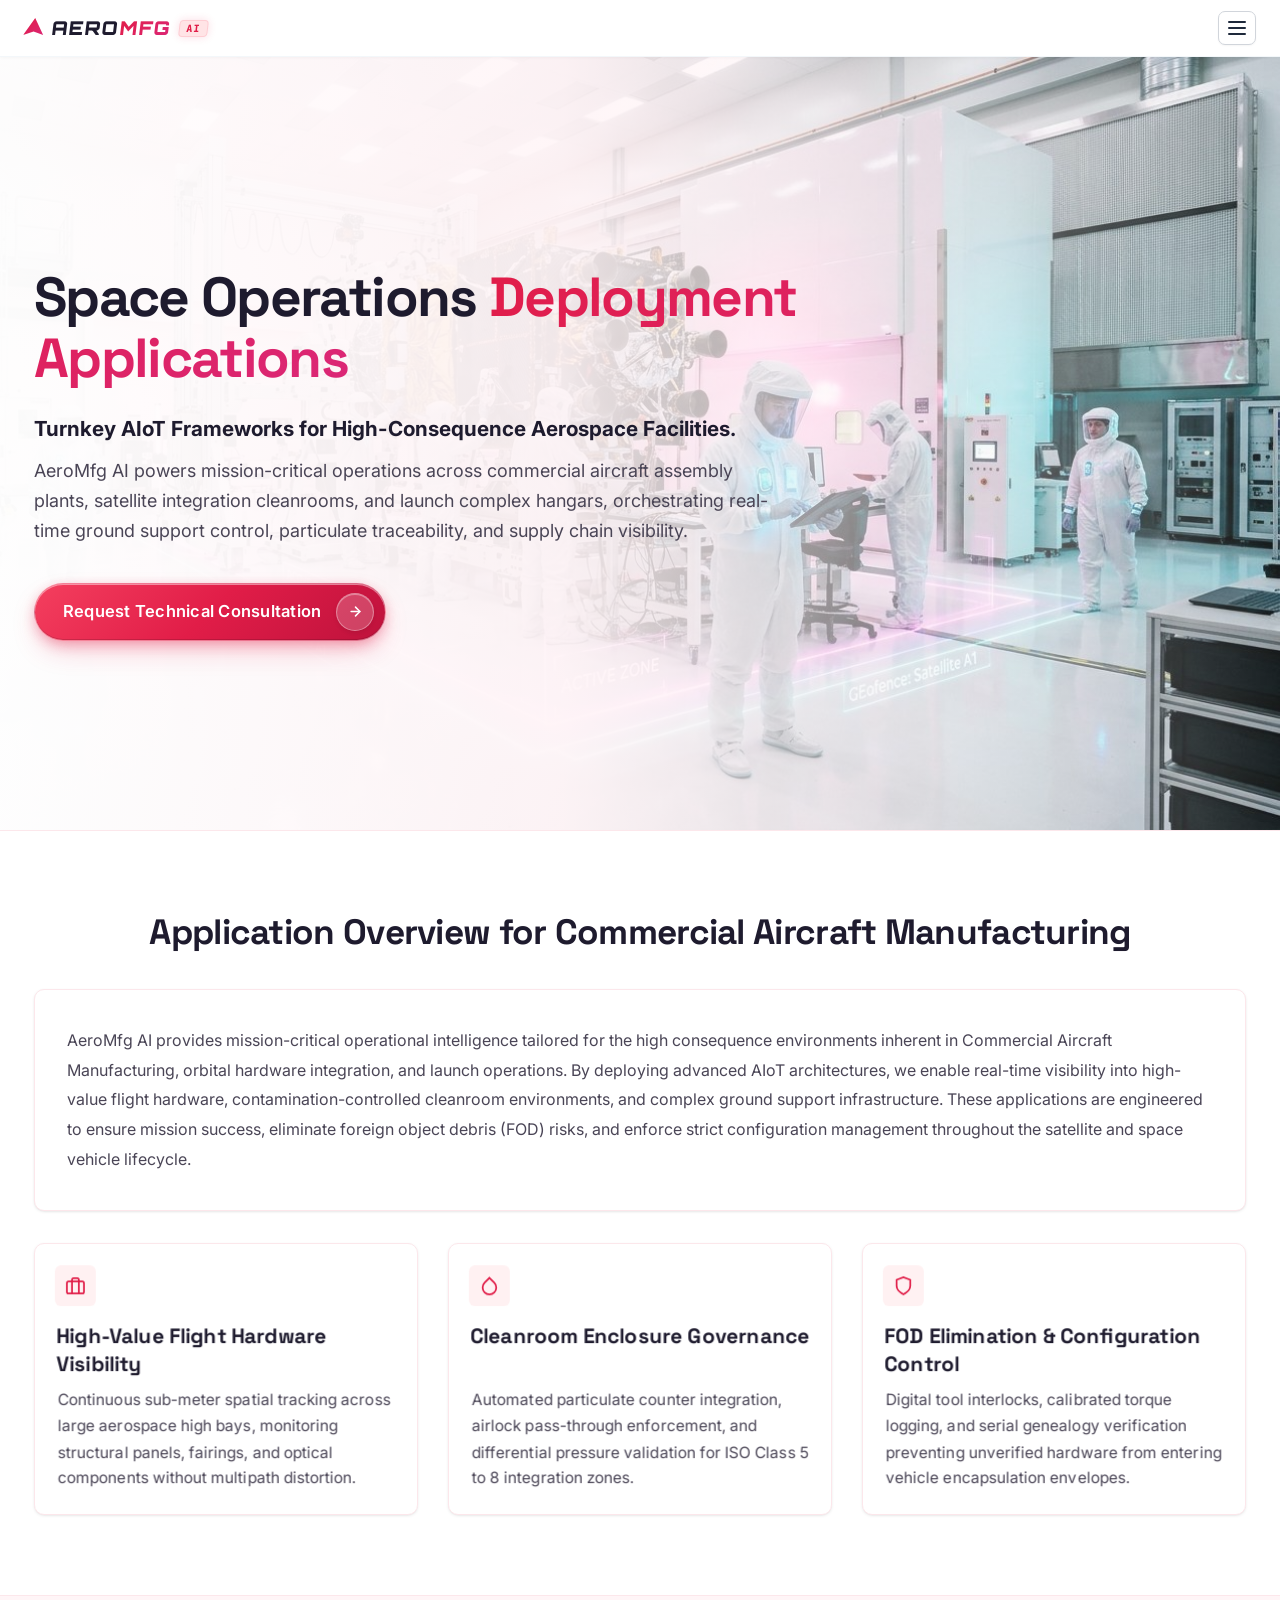
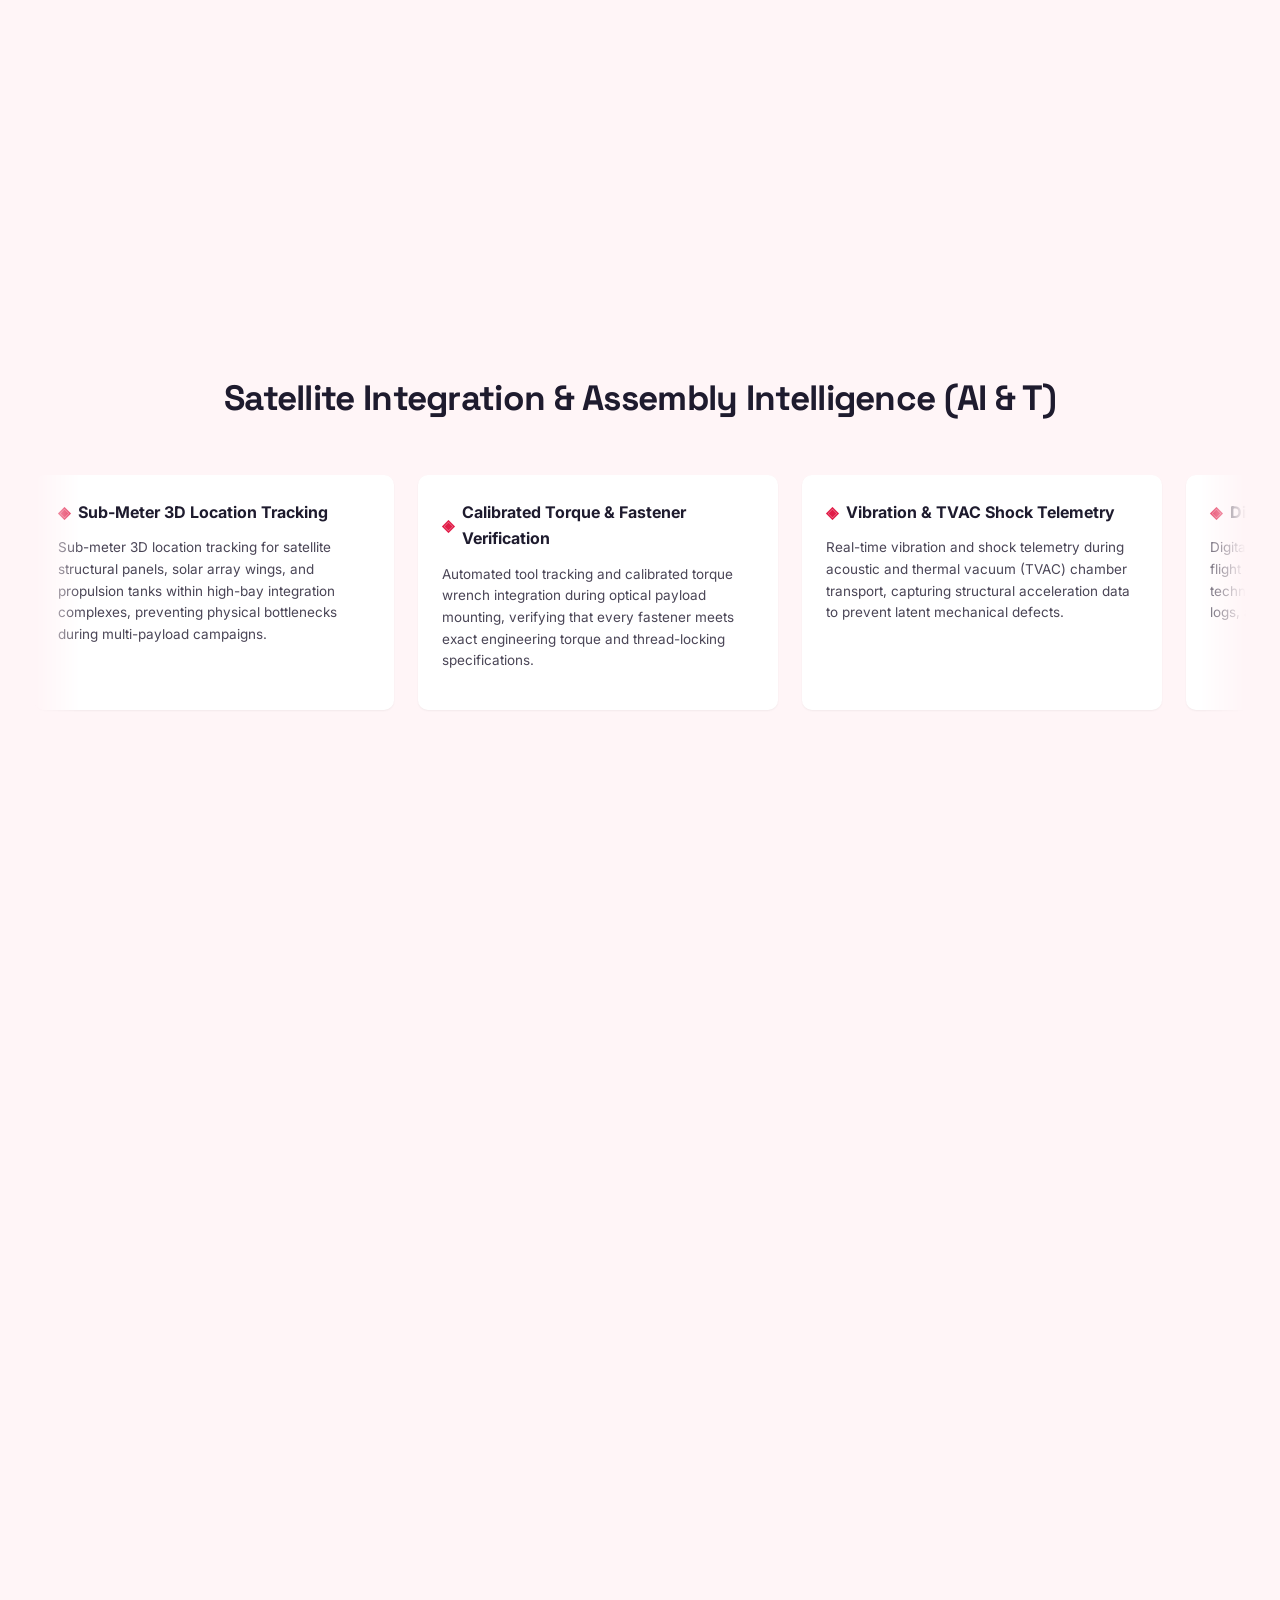
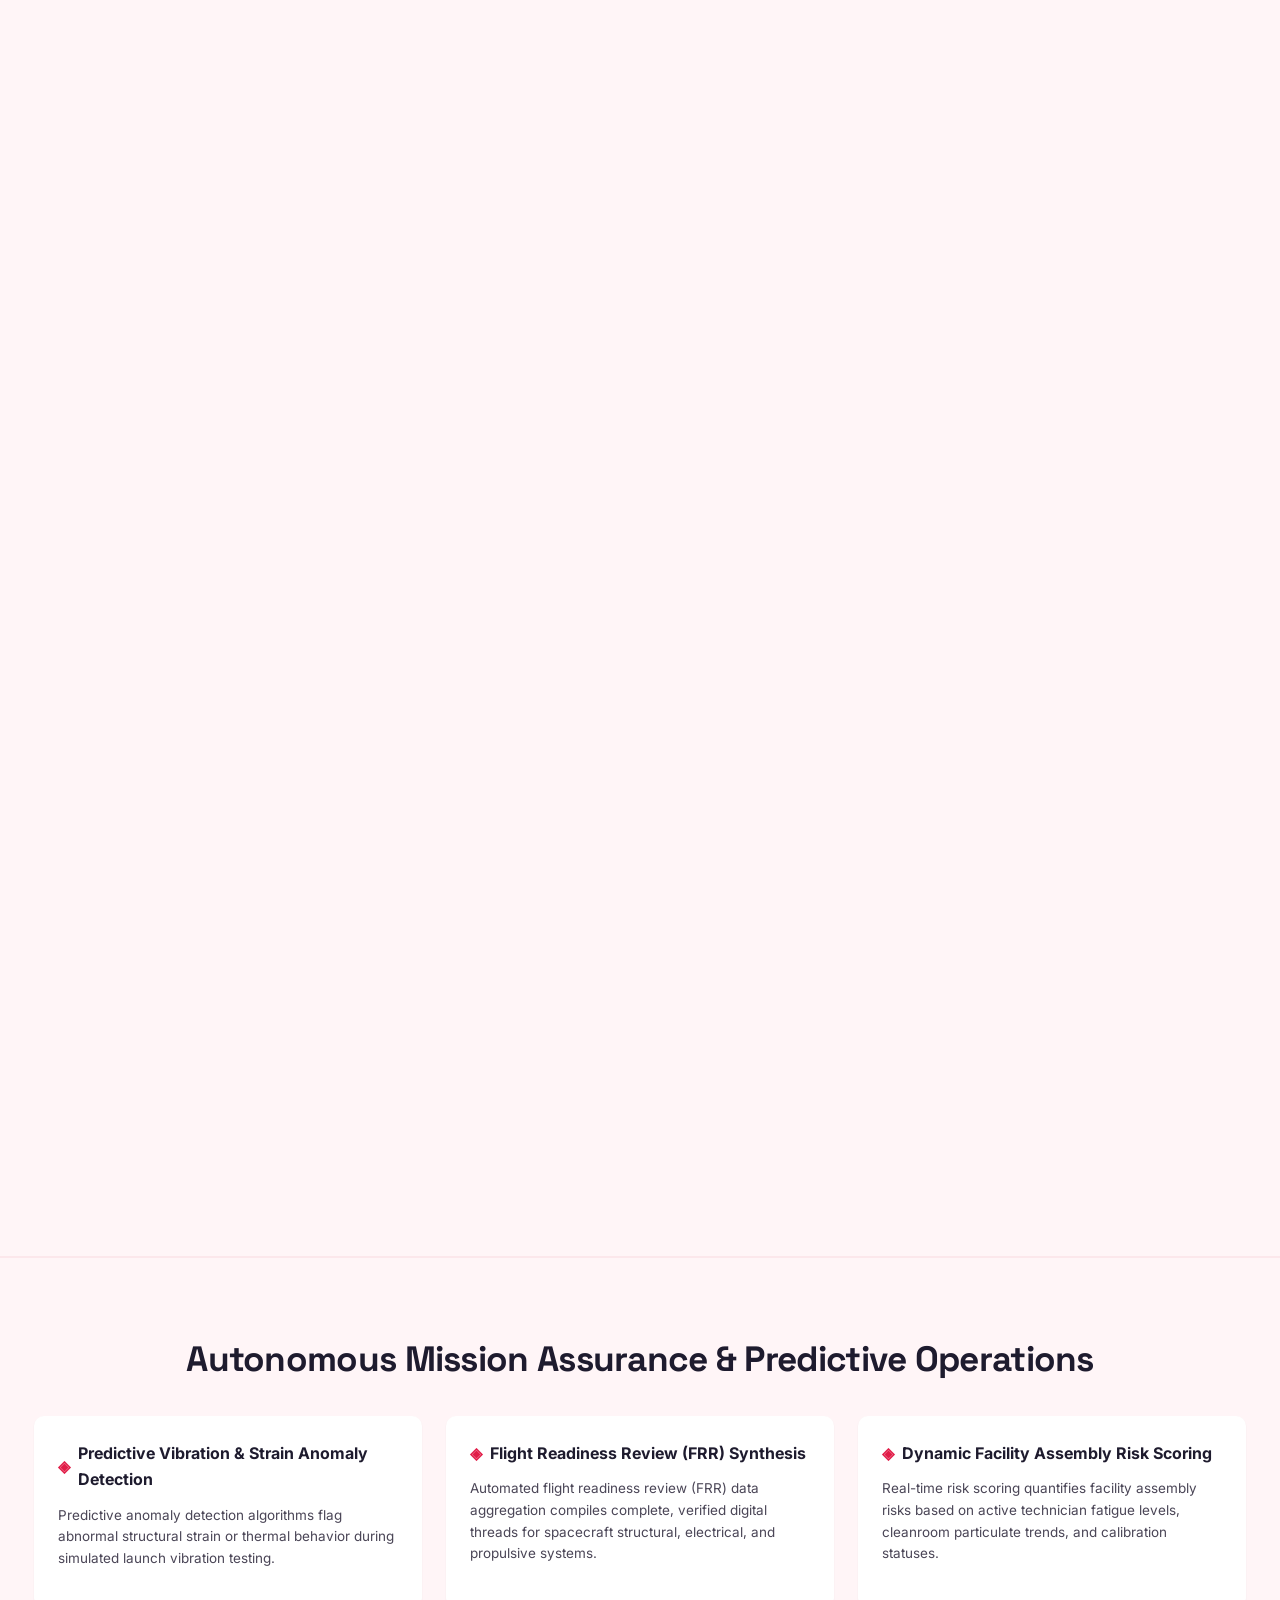
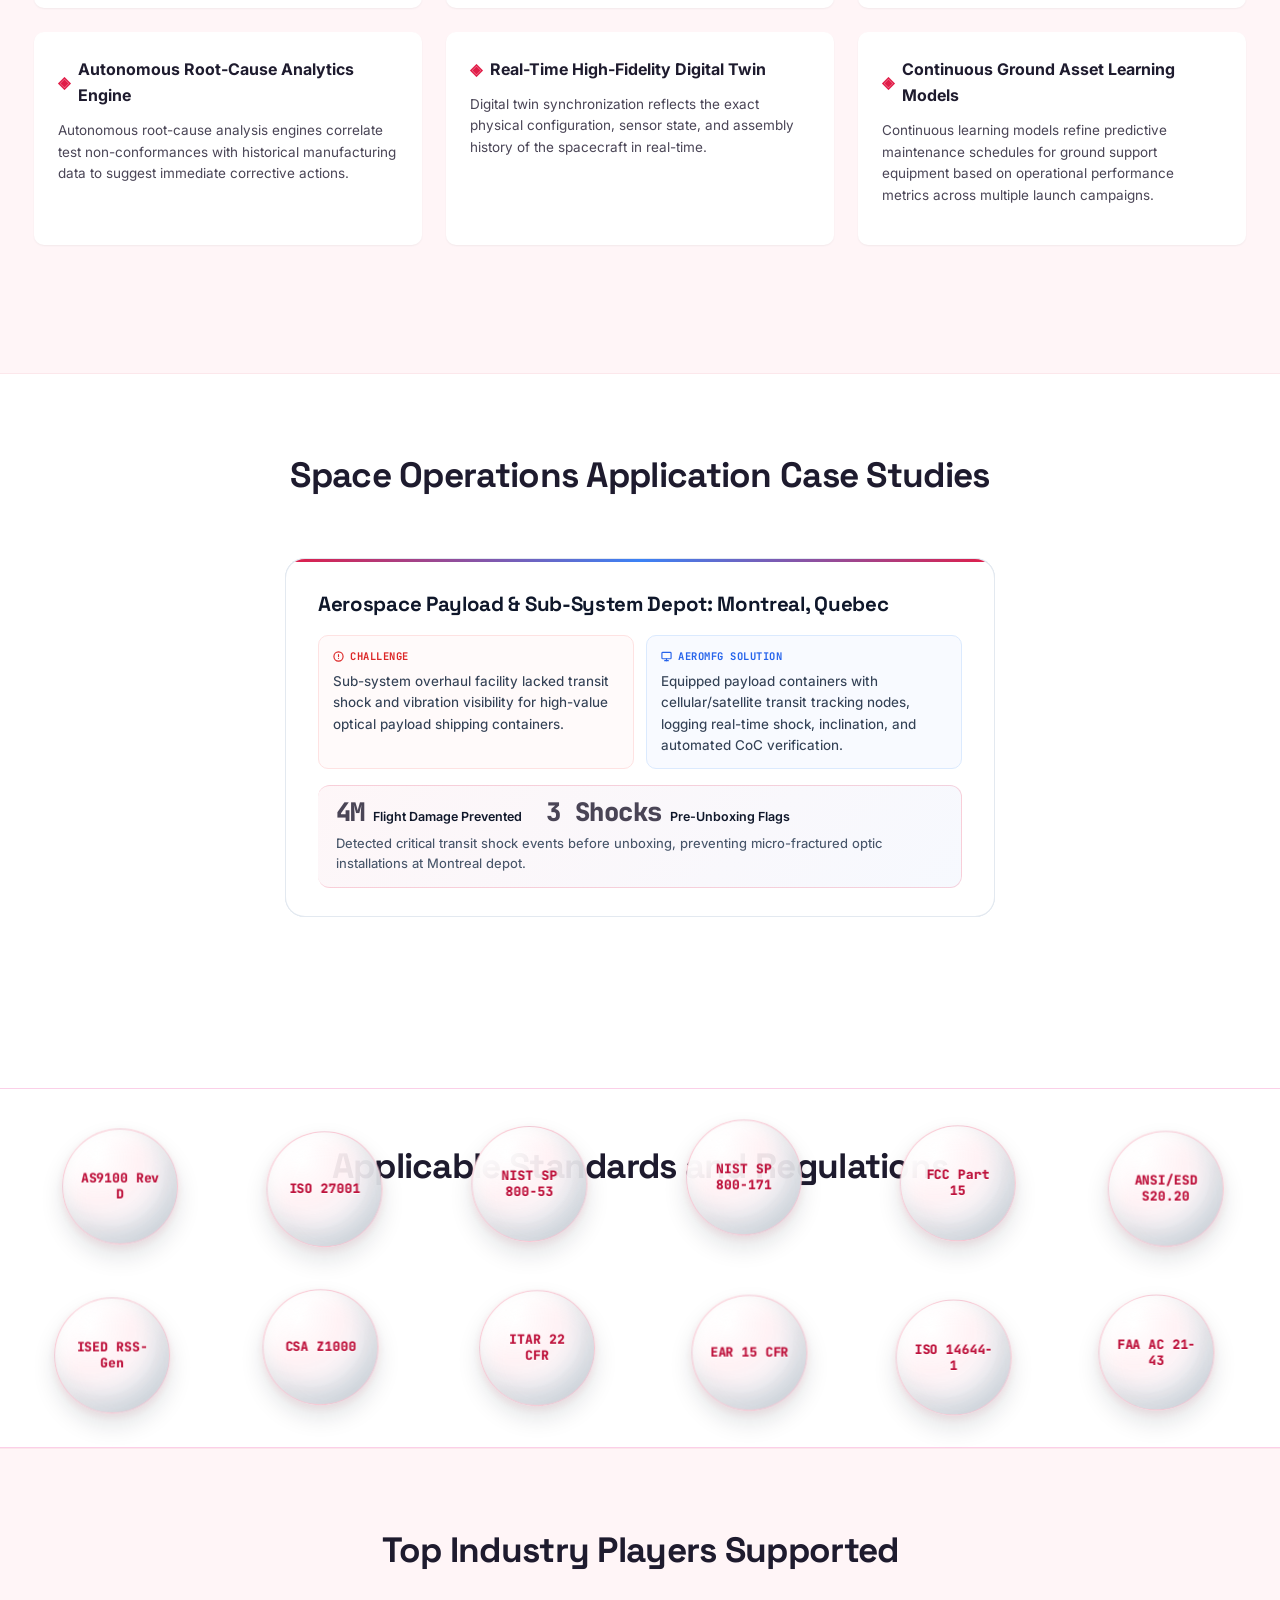
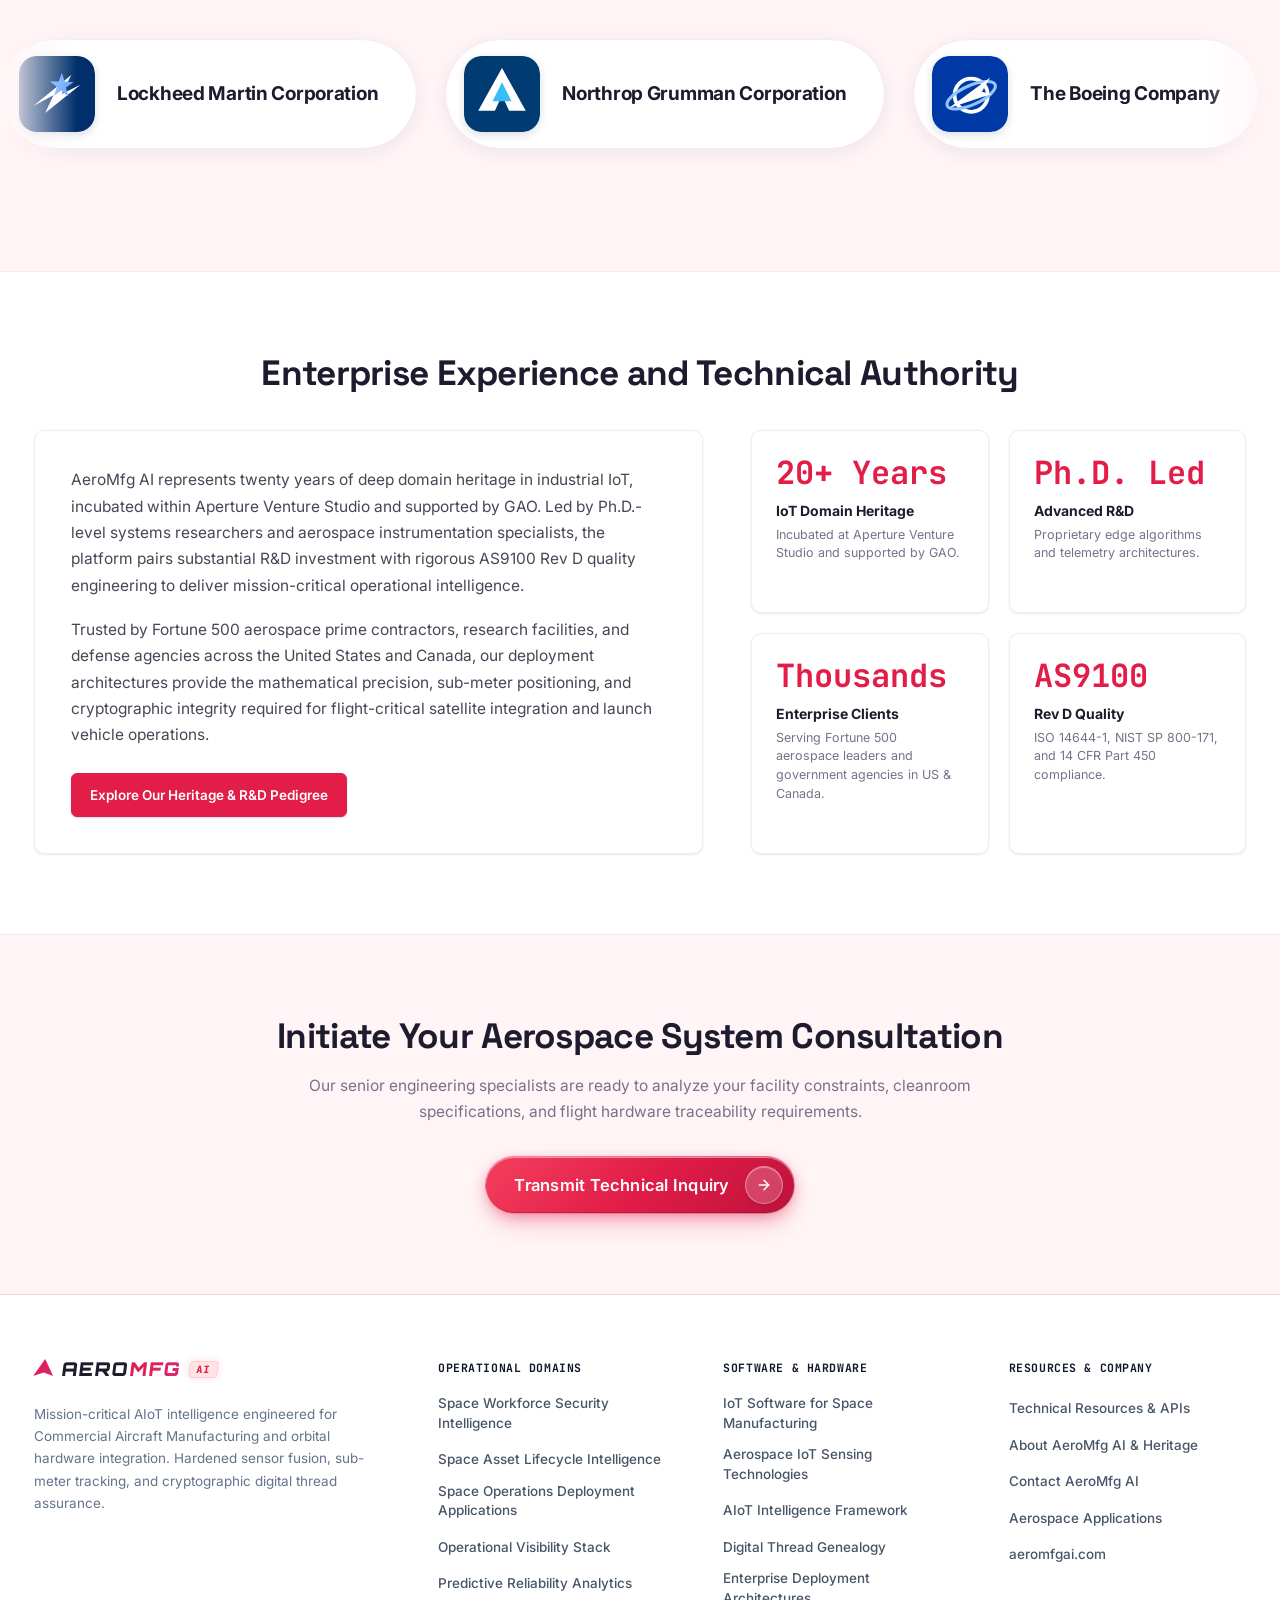
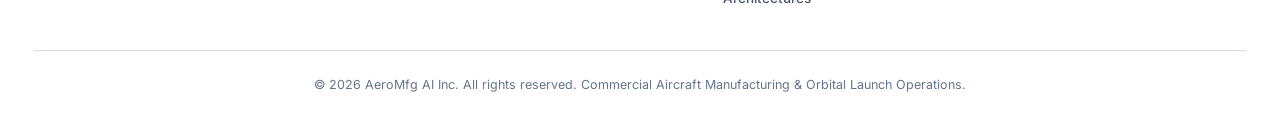
<file: space-operations-deployment-applications.html>
<!DOCTYPE html>
<html lang="en">
<head>
  <meta charset="UTF-8" />
  <meta name="viewport" content="width=device-width, initial-scale=1.0" />
  <title>Space Operations Deployment Applications | AeroMfg AI</title>
  <meta name="description" content="Explore turnkey AIoT frameworks for satellite integration bays, launch pad GSE logistics, cleanroom environmental compliance, and aerospace supply chain optimization." />
  <meta name="keywords" content="Space Operations Deployment, Satellite Integration Facility Logistics, Launch Pad Ground Support Control, Cleanroom Traceability, Aerospace Supply Chain, AIoT Deployment Workflows, AS9100 Rev D, Mission Assurance" />
  <meta name="theme-color" content="#fff5f7" />

  <!-- Fonts -->
  <link rel="preconnect" href="https://fonts.googleapis.com" />
  <link rel="preconnect" href="https://fonts.gstatic.com" crossorigin />
  <link href="https://fonts.googleapis.com/css2?family=Orbitron:wght@700;800;900&family=Inter:wght@400;500;600;700&family=JetBrains+Mono:wght@400;500;600;700&family=Space+Grotesk:wght@600;700&display=swap" rel="stylesheet" />

  <!-- Stylesheet -->
  <link rel="stylesheet" href="styles.css" />

  <!-- JSON-LD Structured Data -->
  <script type="application/ld+json">
  {
    "@context": "https://schema.org",
    "@graph": [
      {
        "@type": "WebPage",
        "@id": "https://aeromfgai.com/space-operations-deployment-applications#webpage",
        "url": "https://aeromfgai.com/space-operations-deployment-applications",
        "name": "Space Operations Deployment Applications | Real-World Aerospace Intelligence",
        "description": "Mission-deployed AIoT frameworks for satellite integration bays, launch pad logistics, cleanroom traceability, and aerospace supply chain optimization.",
        "isPartOf": {
          "@type": "WebSite",
          "@id": "https://aeromfgai.com/#website",
          "name": "AeroMfg AI",
          "url": "https://aeromfgai.com/"
        },
        "breadcrumb": {
          "@type": "BreadcrumbList",
          "itemListElement": [
            {
              "@type": "ListItem",
              "position": 1,
              "name": "Home",
              "item": "https://aeromfgai.com/"
            },
            {
              "@type": "ListItem",
              "position": 2,
              "name": "Space Operations Deployment Applications",
              "item": "https://aeromfgai.com/space-operations-deployment-applications"
            }
          ]
        }
      },
      {
        "@type": "SoftwareApplication",
        "name": "AeroMfg AI Space Operations Deployment Framework",
        "operatingSystem": "Industrial Edge & Cloud",
        "applicationCategory": "IndustrialSoftwareApplication",
        "description": "Turnkey operational deployment workflows orchestrating satellite logistics, launch pad safety clearance, cleanroom containment, and aerospace supply chain synchronization."
      }
    ]
  }
  </script>
</head>
<body>

  <!-- PURE CSS NAVIGATION DRAWER CONTROLLER (ZERO JAVASCRIPT) -->
  <input type="checkbox" id="drawer-toggle" class="drawer-toggle-input" />
  <div class="mobile-drawer-backdrop">
    <label for="drawer-toggle" class="mobile-drawer-overlay" aria-label="Close Navigation Menu"></label>
    <div class="mobile-drawer">
      <div class="mobile-drawer-head">
        <a href="index.html" class="brand-logo-link" title="AeroMfg AI">
          <span class="text-logo"><span class="delta-mark" aria-hidden="true"></span><span class="brand-text"><span class="text-aero">AERO</span><span class="text-mfg">MFG</span></span><span class="ai-chip">AI</span></span>
        </a>
        <label for="drawer-toggle" class="modal-close-btn" aria-label="Close Menu">&times;</label>
      </div>

      <nav class="mobile-nav-links">
        <a href="space-workforce-security-intelligence.html" class="mobile-nav-link">Space Workforce Security Intelligence</a>
        <a href="space-asset-lifecycle-intelligence.html" class="mobile-nav-link">Space Asset Lifecycle Intelligence</a>
        <a href="iot-software-space-manufacturing.html" class="mobile-nav-link">IoT Software for Space Manufacturing</a>
        <a href="aerospace-iot-sensing-technologies.html" class="mobile-nav-link">Aerospace IoT Sensing Technologies</a>
        <a href="space-operations-deployment-applications.html" class="mobile-nav-link active">Space Operations Deployment Applications</a>
        <a href="technical-resources.html" class="mobile-nav-link">Technical Resources</a>
        <a href="about-aeromfgai-ai.html" class="mobile-nav-link">About AeroMfg AI</a>
      </nav>

      <div style="margin-top: auto; padding-top: 20px; border-top: 1px solid var(--border-subtle); display: flex; flex-direction: column; gap: 10px;">
        <a href="contact-aeromfgai-ai.html" class="btn btn-primary" style="width: 100%;">Contact AeroMfg AI</a>
      </div>
    </div>
  </div>

  <!-- STICKY MINIMALIST HEADER -->
  <header class="site-header">
    <div class="container header-inner">
      <a href="index.html" class="brand-logo-link" title="AeroMfg AI">
        <span class="text-logo"><span class="delta-mark" aria-hidden="true"></span><span class="brand-text"><span class="text-aero">AERO</span><span class="text-mfg">MFG</span></span><span class="ai-chip">AI</span></span>
      </a>

      <!-- Minimalist Hamburger Menu Button -->
      <label for="drawer-toggle" class="header-hamburger-btn" aria-label="Toggle Navigation Menu">
        <span class="hamburger-bar"></span>
        <span class="hamburger-bar"></span>
        <span class="hamburger-bar"></span>
      </label>
    </div>
  </header>

  <main>
    <!-- SUBPAGE HERO SECTION (FULL-PAGE IMMERSIVE BACKGROUND) -->
    <section class="subpage-hero hero-space-ops-bg" id="overview">
      <div class="container">
        <div class="hero-content-block">
          <h1 class="hero-headline">
            Space Operations <span class="gradient-text">Deployment Applications</span>
          </h1>

          <p class="hero-description">
            <strong style="color: var(--text-heading); font-size: 1.15em; display: block; margin-bottom: 12px; line-height: 1.45;">
              Turnkey AIoT Frameworks for High-Consequence Aerospace Facilities.
            </strong>
            AeroMfg AI powers mission-critical operations across commercial aircraft assembly plants, satellite integration cleanrooms, and launch complex hangars, orchestrating real-time ground support control, particulate traceability, and supply chain visibility.
          </p>

          <div class="hero-btn-row" style="margin-bottom: 0;">
            <a href="contact-aeromfgai-ai.html" class="hero-cta-btn">
              <span>Request Technical Consultation</span>
              <span class="cta-icon-circle" aria-hidden="true">
                <svg width="15" height="15" viewBox="0 0 24 24" fill="none" stroke="currentColor" stroke-width="2.4" stroke-linecap="round" stroke-linejoin="round" class="cta-arrow"><line x1="5" y1="12" x2="19" y2="12"/><polyline points="12 5 19 12 12 19"/></svg>
              </span>
            </a>
          </div>
        </div>
      </div>
    </section>

    <!-- SECTION 1: APPLICATION OVERVIEW FOR COMMERCIAL AIRCRAFT MANUFACTURING -->
    <section class="section-wrap" id="application-overview">
      <div class="container">
        <div class="section-intro text-center">
          <h2 class="section-heading-lg">Application Overview for Commercial Aircraft Manufacturing</h2>
        </div>

        <div style="background: #ffffff; padding: 36px 32px; border-radius: var(--radius-md); border: 1px solid var(--border-subtle); box-shadow: var(--shadow-card); margin-bottom: 32px;">
          <p style="font-size: 16px; line-height: 1.85; color: var(--text-body); margin: 0;">
            AeroMfg AI provides mission-critical operational intelligence tailored for the high consequence environments inherent in Commercial Aircraft Manufacturing, orbital hardware integration, and launch operations. By deploying advanced AIoT architectures, we enable real-time visibility into high-value flight hardware, contamination-controlled cleanroom environments, and complex ground support infrastructure. These applications are engineered to ensure mission success, eliminate foreign object debris (FOD) risks, and enforce strict configuration management throughout the satellite and space vehicle lifecycle.
          </p>
        </div>

        <div class="module-grid-3">
          <article class="module-card">
            <div class="module-card-icon" aria-hidden="true">
              <svg width="20" height="20" viewBox="0 0 24 24" fill="none" stroke="currentColor" stroke-width="2"><rect x="2" y="7" width="20" height="14" rx="2" ry="2"/><path d="M16 21V5a2 2 0 0 0-2-2h-4a2 2 0 0 0-2 2v16"/></svg>
            </div>
            <h3 class="module-card-title">High-Value Flight Hardware Visibility</h3>
            <p class="module-card-text">
              Continuous sub-meter spatial tracking across large aerospace high bays, monitoring structural panels, fairings, and optical components without multipath distortion.
            </p>
          </article>

          <article class="module-card">
            <div class="module-card-icon" aria-hidden="true">
              <svg width="20" height="20" viewBox="0 0 24 24" fill="none" stroke="currentColor" stroke-width="2"><path d="M12 2.69l5.66 5.66a8 8 0 1 1-11.31 0z"/></svg>
            </div>
            <h3 class="module-card-title">Cleanroom Enclosure Governance</h3>
            <p class="module-card-text">
              Automated particulate counter integration, airlock pass-through enforcement, and differential pressure validation for ISO Class 5 to 8 integration zones.
            </p>
          </article>

          <article class="module-card">
            <div class="module-card-icon" aria-hidden="true">
              <svg width="20" height="20" viewBox="0 0 24 24" fill="none" stroke="currentColor" stroke-width="2"><path d="M12 22s8-4 8-10V5l-8-3-8 3v7c0 6 8 10 8 10z"/></svg>
            </div>
            <h3 class="module-card-title">FOD Elimination &amp; Configuration Control</h3>
            <p class="module-card-text">
              Digital tool interlocks, calibrated torque logging, and serial genealogy verification preventing unverified hardware from entering vehicle encapsulation envelopes.
            </p>
          </article>
        </div>
      </div>
    </section>

    <!-- SECTIONS 2-5 COMBINED: 3D VERTICAL SCROLL-FLIP CARD DECK WITH 6-CARD HORIZONTAL MARQUEE -->
    <section class="section-wrap alt-bg" id="satellite-integration">
      <div class="container">
        <div class="scroll-flip-track flip-4" id="deployFlipTrack">
          <div class="scroll-flip-stage">

            <!-- CARD 1: SATELLITE INTEGRATION & ASSEMBLY INTELLIGENCE (AI & T) -->
            <div class="scroll-flip-card is-active" data-flip-index="0">
              <div class="section-intro text-center">
                <h2 class="section-heading-lg">Satellite Integration &amp; Assembly Intelligence (AI &amp; T)</h2>
              </div>

              <div class="spec-marquee-wrap">
                <div class="spec-marquee-track">
                  <div class="spec-marquee-group">
                    <article class="tech-spec-card">
                      <h3>
                        <span style="color: var(--brand-blue);">◈</span>
                        Sub-Meter 3D Location Tracking
                      </h3>
                      <p>
                        Sub-meter 3D location tracking for satellite structural panels, solar array wings, and propulsion tanks within high-bay integration complexes, preventing physical bottlenecks during multi-payload campaigns.
                      </p>
                    </article>

                    <article class="tech-spec-card">
                      <h3>
                        <span style="color: var(--brand-blue);">◈</span>
                        Calibrated Torque &amp; Fastener Verification
                      </h3>
                      <p>
                        Automated tool tracking and calibrated torque wrench integration during optical payload mounting, verifying that every fastener meets exact engineering torque and thread-locking specifications.
                      </p>
                    </article>

                    <article class="tech-spec-card">
                      <h3>
                        <span style="color: var(--brand-blue);">◈</span>
                        Vibration &amp; TVAC Shock Telemetry
                      </h3>
                      <p>
                        Real-time vibration and shock telemetry during acoustic and thermal vacuum (TVAC) chamber transport, capturing structural acceleration data to prevent latent mechanical defects.
                      </p>
                    </article>

                    <article class="tech-spec-card">
                      <h3>
                        <span style="color: var(--brand-blue);">◈</span>
                        Digital Thread Genealogy Mapping
                      </h3>
                      <p>
                        Digital thread genealogy mapping links every flight component serial number with cleanroom technician badges, environmental exposure logs, and non-conformance reports (NCRs).
                      </p>
                    </article>

                    <article class="tech-spec-card">
                      <h3>
                        <span style="color: var(--brand-blue);">◈</span>
                        Automated FOD Prevention Protocols
                      </h3>
                      <p>
                        Automated Foreign Object Debris (FOD) prevention protocols generate instant alerts if un-inventoried assembly tools remain inside fairing encapsulation zones before launch vehicle mating.
                      </p>
                    </article>

                    <article class="tech-spec-card">
                      <h3>
                        <span style="color: var(--brand-blue);">◈</span>
                        Predictive Assembly Cadence Analytics
                      </h3>
                      <p>
                        Predictive assembly timeline analytics cross-reference active work-in-progress (WIP) status against target launch windows to optimize resource allocation across integration shifts.
                      </p>
                    </article>
                  </div>
                </div>
              </div>
            </div>

            <!-- CARD 2: LAUNCH PAD GSE & GROUND CONTROL INFRASTRUCTURE SCENARIOS -->
            <div class="scroll-flip-card" id="launch-pad-gse" data-flip-index="1">
              <div class="section-intro text-center">
                <h2 class="section-heading-lg">Launch Pad GSE &amp; Ground Control Infrastructure Scenarios</h2>
              </div>

              <div class="spec-marquee-wrap">
                <div class="spec-marquee-track">
                  <div class="spec-marquee-group">
                    <article class="tech-spec-card">
                      <h3>
                        <span style="color: var(--brand-blue);">◈</span>
                        Mobile Launch Platform Tracking
                      </h3>
                      <p>
                        Automated tracking of mobile launch platforms, umbilical arms, and transporter-erectors across launch complex perimeters using ruggedized, weatherproof AIoT sensors.
                      </p>
                    </article>

                    <article class="tech-spec-card">
                      <h3>
                        <span style="color: var(--brand-blue);">◈</span>
                        Cryogenic Flow &amp; Line Pressure Monitoring
                      </h3>
                      <p>
                        Real-time pressure, temperature, and cryogenic flow monitoring across liquid oxygen (LOX) and liquid methane/hydrogen fueling lines during launch countdown dress rehearsals.
                      </p>
                    </article>

                    <article class="tech-spec-card">
                      <h3>
                        <span style="color: var(--brand-blue);">◈</span>
                        GSE Calibration Expiration Safeguards
                      </h3>
                      <p>
                        GSE calibration expiration alerts prevent un-certified umbilical quick-disconnect fittings or pneumatic testing consoles from being deployed on active launch pads.
                      </p>
                    </article>

                    <article class="tech-spec-card">
                      <h3>
                        <span style="color: var(--brand-blue);">◈</span>
                        Hazardous Exclusion Zone Verification
                      </h3>
                      <p>
                        Hazardous exclusion zone access logging verifies that all pad personnel clear the strongback and pad apron before propellant loading sequence initiation.
                      </p>
                    </article>

                    <article class="tech-spec-card">
                      <h3>
                        <span style="color: var(--brand-blue);">◈</span>
                        Post-Launch Blast Damage Telemetry
                      </h3>
                      <p>
                        Post-launch blast damage assessment telemetry monitors pad structural strain, flame deflector thermal shock, and suppression water line pressure integrity.
                      </p>
                    </article>

                    <article class="tech-spec-card">
                      <h3>
                        <span style="color: var(--brand-blue);">◈</span>
                        Flight Director C2 Software Integration
                      </h3>
                      <p>
                        Integration with launch control C2 software provides automated GSE readiness checklists directly to Flight Directors during Go/No-Go polls.
                      </p>
                    </article>
                  </div>
                </div>
              </div>
            </div>

            <!-- CARD 3: CLEANROOM TRACEABILITY & ENVIRONMENTAL COMPLIANCE AI -->
            <div class="scroll-flip-card" id="cleanroom-traceability" data-flip-index="2">
              <div class="section-intro text-center">
                <h2 class="section-heading-lg">Cleanroom Traceability &amp; Environmental Compliance AI</h2>
              </div>

              <div class="spec-marquee-wrap">
                <div class="spec-marquee-track">
                  <div class="spec-marquee-group">
                    <article class="tech-spec-card">
                      <h3>
                        <span style="color: var(--brand-blue);">◈</span>
                        Spatial Airborne Particulate Sensing
                      </h3>
                      <p>
                        Continuous airborne particulate count, relative humidity, and ambient temperature monitoring cross-referenced with exact asset location coordinates.
                      </p>
                    </article>

                    <article class="tech-spec-card">
                      <h3>
                        <span style="color: var(--brand-blue);">◈</span>
                        VOC &amp; Outgassing Detection Arrays
                      </h3>
                      <p>
                        Outgassing and volatile organic compound (VOC) sensor arrays surrounding optical payload integration bays trigger automated HVAC air scrubbing adjustments.
                      </p>
                    </article>

                    <article class="tech-spec-card">
                      <h3>
                        <span style="color: var(--brand-blue);">◈</span>
                        ESD Potential Flooring &amp; Strap Grounding
                      </h3>
                      <p>
                        Electrostatic discharge (ESD) potential monitoring on technician grounding wrist straps and conductive flooring mats near sensitive CMOS satellite sensors.
                      </p>
                    </article>

                    <article class="tech-spec-card">
                      <h3>
                        <span style="color: var(--brand-blue);">◈</span>
                        Automated Airlock Pass-Through Logs
                      </h3>
                      <p>
                        Automated cleanroom airlock pass-through tracking ensures that raw materials and tools undergo full particulate blow-down before entering high-purity zones.
                      </p>
                    </article>

                    <article class="tech-spec-card">
                      <h3>
                        <span style="color: var(--brand-blue);">◈</span>
                        Immutable Compliance Exposure Certs
                      </h3>
                      <p>
                        Historical environmental exposure logs generate immutable compliance certificates required for NASA and Department of Defense flight hardware acceptance reviews.
                      </p>
                    </article>

                    <article class="tech-spec-card">
                      <h3>
                        <span style="color: var(--brand-blue);">◈</span>
                        Differential Cleanroom Pressure Audits
                      </h3>
                      <p>
                        Differential pressure monitoring between adjacent cleanrooms prevents reverse-flow dust intrusion during large payload door openings.
                      </p>
                    </article>
                  </div>
                </div>
              </div>
            </div>

            <!-- CARD 4: AEROSPACE SUPPLY CHAIN & MRO OPERATIONAL INTELLIGENCE -->
            <div class="scroll-flip-card" id="aerospace-supply-chain" data-flip-index="3">
              <div class="section-intro text-center">
                <h2 class="section-heading-lg">Aerospace Supply Chain &amp; MRO Operational Intelligence</h2>
              </div>

              <div class="spec-marquee-wrap">
                <div class="spec-marquee-track">
                  <div class="spec-marquee-group">
                    <article class="tech-spec-card">
                      <h3>
                        <span style="color: var(--brand-blue);">◈</span>
                        Global Cellular &amp; Satellite In-Transit Telemetry
                      </h3>
                      <p>
                        Global cellular and satellite transit tracking for payload shipping containers, logging shock, inclination, temperature, and pressure throughout transport.
                      </p>
                    </article>

                    <article class="tech-spec-card">
                      <h3>
                        <span style="color: var(--brand-blue);">◈</span>
                        Automated Receiving &amp; CoC Reconciliation
                      </h3>
                      <p>
                        Automated receiving verification cross-references incoming part serial numbers with supplier digital certificates of conformance (CoC) upon warehouse arrival.
                      </p>
                    </article>

                    <article class="tech-spec-card">
                      <h3>
                        <span style="color: var(--brand-blue);">◈</span>
                        Reusable Stage Lifecycle &amp; Strain History
                      </h3>
                      <p>
                        Reusable launch vehicle component MRO tracking logs thermal cycles, firing durations, and structural strain history for rocket engine refurbishment.
                      </p>
                    </article>

                    <article class="tech-spec-card">
                      <h3>
                        <span style="color: var(--brand-blue);">◈</span>
                        Fastener &amp; Titanium Stock Forecasting
                      </h3>
                      <p>
                        Automated inventory replenishment forecasting alerts procurement teams when critical flight-certified fasteners or raw titanium stocks drop below safety thresholds.
                      </p>
                    </article>

                    <article class="tech-spec-card">
                      <h3>
                        <span style="color: var(--brand-blue);">◈</span>
                        Anti-Counterfeit Hardware Ledger
                      </h3>
                      <p>
                        Counterfeit part prevention verification uses encrypted RFID tagging and blockchain-backed serial verification across supplier networks.
                      </p>
                    </article>

                    <article class="tech-spec-card">
                      <h3>
                        <span style="color: var(--brand-blue);">◈</span>
                        Depot Overhaul Operational Dashboards
                      </h3>
                      <p>
                        Depot-level overhaul status dashboards provide program managers with real-time completion estimates for flight hardware servicing.
                      </p>
                    </article>
                  </div>
                </div>
              </div>
            </div>

          </div><!-- /.scroll-flip-stage -->
        </div><!-- /.scroll-flip-track -->
      </div>
    </section>

    <script type="text/javascript">
      (function () {
        var track = document.getElementById('deployFlipTrack');
        if (!track) return;

        // Duplicate each 6-card group for seamless left-to-right marquee
        var marqueeTracks = track.querySelectorAll('.spec-marquee-track');
        Array.prototype.forEach.call(marqueeTracks, function (mt) {
          var grp = mt.querySelector('.spec-marquee-group');
          if (grp) {
            var clone = grp.cloneNode(true);
            clone.setAttribute('aria-hidden', 'true');
            mt.appendChild(clone);
          }
        });

        var cards = Array.prototype.slice.call(track.querySelectorAll('.scroll-flip-card'));
        if (!cards.length) return;
        var reduceMotion = window.matchMedia && window.matchMedia('(prefers-reduced-motion: reduce)').matches;
        if (reduceMotion || window.innerWidth <= 900) return;

        var activeIdx = 0;

        function updateFlip() {
          if (window.innerWidth <= 900) {
            cards.forEach(function (c) {
              c.style.transform = '';
              c.style.opacity = '';
              c.classList.add('is-active');
            });
            return;
          }
          var rect = track.getBoundingClientRect();
          var scrollable = track.offsetHeight - window.innerHeight;
          if (scrollable <= 0) return;
          var progress = Math.max(0, Math.min(1, -rect.top / scrollable));
          var nextIdx = progress < 0.25 ? 0 : (progress < 0.50 ? 1 : (progress < 0.75 ? 2 : 3));

          if (nextIdx !== activeIdx) {
            activeIdx = nextIdx;
          }

          cards.forEach(function (card, idx) {
            card.classList.toggle('is-active', idx === activeIdx);
            if (idx < activeIdx) {
              card.style.transform = 'rotateX(88deg) scale(0.95)';
              card.style.opacity = '0';
            } else if (idx > activeIdx) {
              card.style.transform = 'rotateX(-88deg) scale(0.95)';
              card.style.opacity = '0';
            } else {
              card.style.transform = 'rotateX(0deg) scale(1)';
              card.style.opacity = '1';
            }
          });
        }

        window.addEventListener('scroll', updateFlip, { passive: true });
        window.addEventListener('resize', updateFlip);
        updateFlip();
      })();
    </script>

    <!-- SECTION 6: AUTONOMOUS MISSION ASSURANCE & PREDICTIVE OPERATIONS -->
    <section class="section-wrap alt-bg" id="autonomous-mission-assurance">
      <div class="container">
        <div class="section-intro text-center">
          <h2 class="section-heading-lg">Autonomous Mission Assurance &amp; Predictive Operations</h2>
        </div>

        <div class="tech-spec-grid">
          <article class="tech-spec-card">
            <h3>
              <span style="color: var(--brand-blue);">◈</span>
              Predictive Vibration &amp; Strain Anomaly Detection
            </h3>
            <p>
              Predictive anomaly detection algorithms flag abnormal structural strain or thermal behavior during simulated launch vibration testing.
            </p>
          </article>

          <article class="tech-spec-card">
            <h3>
              <span style="color: var(--brand-blue);">◈</span>
              Flight Readiness Review (FRR) Synthesis
            </h3>
            <p>
              Automated flight readiness review (FRR) data aggregation compiles complete, verified digital threads for spacecraft structural, electrical, and propulsive systems.
            </p>
          </article>

          <article class="tech-spec-card">
            <h3>
              <span style="color: var(--brand-blue);">◈</span>
              Dynamic Facility Assembly Risk Scoring
            </h3>
            <p>
              Real-time risk scoring quantifies facility assembly risks based on active technician fatigue levels, cleanroom particulate trends, and calibration statuses.
            </p>
          </article>

          <article class="tech-spec-card">
            <h3>
              <span style="color: var(--brand-blue);">◈</span>
              Autonomous Root-Cause Analytics Engine
            </h3>
            <p>
              Autonomous root-cause analysis engines correlate test non-conformances with historical manufacturing data to suggest immediate corrective actions.
            </p>
          </article>

          <article class="tech-spec-card">
            <h3>
              <span style="color: var(--brand-blue);">◈</span>
              Real-Time High-Fidelity Digital Twin
            </h3>
            <p>
              Digital twin synchronization reflects the exact physical configuration, sensor state, and assembly history of the spacecraft in real-time.
            </p>
          </article>

          <article class="tech-spec-card">
            <h3>
              <span style="color: var(--brand-blue);">◈</span>
              Continuous Ground Asset Learning Models
            </h3>
            <p>
              Continuous learning models refine predictive maintenance schedules for ground support equipment based on operational performance metrics across multiple launch campaigns.
            </p>
          </article>
        </div>
      </div>
    </section>

    <!-- SECTION 7: SPACE OPERATIONS APPLICATION CASE STUDIES -->
    <section class="section-wrap" id="case-studies">
      <div class="container">
        <div class="section-intro" style="text-align: center; max-width: 840px; margin: 0 auto 36px;">
          <h2 class="section-heading-lg" style="text-align: center; margin-bottom: 0;">Space Operations Application Case Studies</h2>
        </div>

        <div class="carousel-3d-wrapper">
          <!-- Stage with Autonomous 3-Second Elevating Cards -->
          <div class="case-3d-stage">
            <!-- Card 1: Cape Canaveral, Florida -->
            <article class="case-3d-card card-case-1">
              <div class="case-card-accent-line" aria-hidden="true"></div>

              <h3 class="case-card-title">Commercial Launch Provider: Cape Canaveral, Florida</h3>

              <div class="case-dual-grid">
                <div class="case-mini-card challenge-card">
                  <span class="case-mini-label challenge-label">
                    <svg width="11" height="11" viewBox="0 0 24 24" fill="none" stroke="currentColor" stroke-width="2.5" stroke-linecap="round" stroke-linejoin="round" aria-hidden="true"><circle cx="12" cy="12" r="10"/><line x1="12" y1="8" x2="12" y2="12"/><line x1="12" y1="16" x2="12.01" y2="16"/></svg>
                    Challenge
                  </span>
                  <p class="case-mini-text">
                    Manual GSE calibration audits and misplaced umbilical tools caused countdown hold risks during T-24hr dress rehearsals.
                  </p>
                </div>

                <div class="case-mini-card solution-card">
                  <span class="case-mini-label solution-label">
                    <svg width="11" height="11" viewBox="0 0 24 24" fill="none" stroke="currentColor" stroke-width="2.5" stroke-linecap="round" stroke-linejoin="round" aria-hidden="true"><rect x="2" y="3" width="20" height="14" rx="2" ry="2"/><line x1="8" y1="21" x2="16" y2="21"/><line x1="12" y1="17" x2="12" y2="21"/></svg>
                    AeroMfg Solution
                  </span>
                  <p class="case-mini-text">
                    Deployed active BLE asset tracking, automated calibration lockouts, and live umbilical line pressure diagnostics across 3 pad complexes.
                  </p>
                </div>
              </div>

              <div class="case-kpi-row">
                <div class="case-kpi-stats">
                  <div class="case-kpi-stat-item">
                    <span class="case-kpi-num">94%</span>
                    <span class="case-kpi-label">Launch Holds Cut</span>
                  </div>
                  <div class="case-kpi-stat-item">
                    <span class="case-kpi-num">18 Min</span>
                    <span class="case-kpi-label">Checklist Window (From 6h)</span>
                  </div>
                </div>
                <p class="case-kpi-summary">
                  Eliminated ground support holds and supported 28 successful orbital launches across Cape Canaveral in a single year.
                </p>
              </div>
            </article>

            <!-- Card 2: Littleton, Colorado -->
            <article class="case-3d-card card-case-2">
              <div class="case-card-accent-line" aria-hidden="true"></div>

              <h3 class="case-card-title">Satellite Constellation AI &amp; T Center: Littleton, Colorado</h3>

              <div class="case-dual-grid">
                <div class="case-mini-card challenge-card">
                  <span class="case-mini-label challenge-label">
                    <svg width="11" height="11" viewBox="0 0 24 24" fill="none" stroke="currentColor" stroke-width="2.5" stroke-linecap="round" stroke-linejoin="round" aria-hidden="true"><circle cx="12" cy="12" r="10"/><line x1="12" y1="8" x2="12" y2="12"/><line x1="12" y1="16" x2="12.01" y2="16"/></svg>
                    Challenge
                  </span>
                  <p class="case-mini-text">
                    Mass-production satellite bus assembly faced particulate contamination spikes and missing component flight traceability logs.
                  </p>
                </div>

                <div class="case-mini-card solution-card">
                  <span class="case-mini-label solution-label">
                    <svg width="11" height="11" viewBox="0 0 24 24" fill="none" stroke="currentColor" stroke-width="2.5" stroke-linecap="round" stroke-linejoin="round" aria-hidden="true"><rect x="2" y="3" width="20" height="14" rx="2" ry="2"/><line x1="8" y1="21" x2="16" y2="21"/><line x1="12" y1="17" x2="12" y2="21"/></svg>
                    AeroMfg Solution
                  </span>
                  <p class="case-mini-text">
                    Implemented automated airlock pass-through logging, spatial particulate monitoring, and serialized digital thread component mapping.
                  </p>
                </div>
              </div>

              <div class="case-kpi-row">
                <div class="case-kpi-stats">
                  <div class="case-kpi-stat-item">
                    <span class="case-kpi-num">Zero</span>
                    <span class="case-kpi-label">Contamination Incidents</span>
                  </div>
                  <div class="case-kpi-stat-item">
                    <span class="case-kpi-num">+35%</span>
                    <span class="case-kpi-label">Assembly Velocity</span>
                  </div>
                </div>
                <p class="case-kpi-summary">
                  Achieved 100% digital thread auditability for NASA and DOD flight readiness reviews across 120 satellite buses in Littleton.
                </p>
              </div>
            </article>

            <!-- Card 3: Montreal, Quebec -->
            <article class="case-3d-card card-case-3">
              <div class="case-card-accent-line" aria-hidden="true"></div>

              <h3 class="case-card-title">Aerospace Payload &amp; Sub-System Depot: Montreal, Quebec</h3>

              <div class="case-dual-grid">
                <div class="case-mini-card challenge-card">
                  <span class="case-mini-label challenge-label">
                    <svg width="11" height="11" viewBox="0 0 24 24" fill="none" stroke="currentColor" stroke-width="2.5" stroke-linecap="round" stroke-linejoin="round" aria-hidden="true"><circle cx="12" cy="12" r="10"/><line x1="12" y1="8" x2="12" y2="12"/><line x1="12" y1="16" x2="12.01" y2="16"/></svg>
                    Challenge
                  </span>
                  <p class="case-mini-text">
                    Sub-system overhaul facility lacked transit shock and vibration visibility for high-value optical payload shipping containers.
                  </p>
                </div>

                <div class="case-mini-card solution-card">
                  <span class="case-mini-label solution-label">
                    <svg width="11" height="11" viewBox="0 0 24 24" fill="none" stroke="currentColor" stroke-width="2.5" stroke-linecap="round" stroke-linejoin="round" aria-hidden="true"><rect x="2" y="3" width="20" height="14" rx="2" ry="2"/><line x1="8" y1="21" x2="16" y2="21"/><line x1="12" y1="17" x2="12" y2="21"/></svg>
                    AeroMfg Solution
                  </span>
                  <p class="case-mini-text">
                    Equipped payload containers with cellular/satellite transit tracking nodes, logging real-time shock, inclination, and automated CoC verification.
                  </p>
                </div>
              </div>

              <div class="case-kpi-row">
                <div class="case-kpi-stats">
                  <div class="case-kpi-stat-item">
                    <span class="case-kpi-num">4M</span>
                    <span class="case-kpi-label">Flight Damage Prevented</span>
                  </div>
                  <div class="case-kpi-stat-item">
                    <span class="case-kpi-num">3 Shocks</span>
                    <span class="case-kpi-label">Pre-Unboxing Flags</span>
                  </div>
                </div>
                <p class="case-kpi-summary">
                  Detected critical transit shock events before unboxing, preventing micro-fractured optic installations at Montreal depot.
                </p>
              </div>
            </article>
          </div>
        </div>
      </div>
    </section>

    <!-- SECTION 8: APPLICABLE STANDARDS AND REGULATIONS -->
    <section class="section-wrap" id="standards-regulations">
      <div class="container standards-headline-layer">
        <div class="section-intro text-center">
          <h2 class="section-heading-lg">Applicable Standards and Regulations</h2>
        </div>
      </div>

      <div class="standards-glass-tank" id="standardsGlassTank" aria-label="Interactive 3D compliance spheres container">
          <div class="std-orb-item" tabindex="0">
            <div class="std-orb-ball">
              <span class="std-orb-code">AS9100 Rev D</span>
            </div>
            <div class="std-orb-detail" role="tooltip">
              <span class="std-orb-detail-title">AS9100 Rev D</span>
              <span class="std-orb-detail-desc">Quality Management Systems for Aerospace, Space, and Defense Organizations</span>
            </div>
          </div>

          <div class="std-orb-item" tabindex="0">
            <div class="std-orb-ball">
              <span class="std-orb-code">ISO 27001</span>
            </div>
            <div class="std-orb-detail" role="tooltip">
              <span class="std-orb-detail-title">ISO 27001</span>
              <span class="std-orb-detail-desc">Information Security Management Systems &amp; Cryptographic Telemetry Enclaves</span>
            </div>
          </div>

          <div class="std-orb-item" tabindex="0">
            <div class="std-orb-ball">
              <span class="std-orb-code">NIST SP 800-53</span>
            </div>
            <div class="std-orb-detail" role="tooltip">
              <span class="std-orb-detail-title">NIST SP 800-53</span>
              <span class="std-orb-detail-desc">Security &amp; Privacy Controls for Federal Information Systems &amp; Organizations</span>
            </div>
          </div>

          <div class="std-orb-item" tabindex="0">
            <div class="std-orb-ball">
              <span class="std-orb-code">NIST SP 800-171</span>
            </div>
            <div class="std-orb-detail" role="tooltip">
              <span class="std-orb-detail-title">NIST SP 800-171</span>
              <span class="std-orb-detail-desc">Protecting Controlled Unclassified Information (CUI) in Nonfederal Systems</span>
            </div>
          </div>

          <div class="std-orb-item" tabindex="0">
            <div class="std-orb-ball">
              <span class="std-orb-code">FCC Part 15</span>
            </div>
            <div class="std-orb-detail" role="tooltip">
              <span class="std-orb-detail-title">FCC Part 15</span>
              <span class="std-orb-detail-desc">Radio Frequency Devices Certification &amp; Cleanroom EMI Immunity Standards</span>
            </div>
          </div>

          <div class="std-orb-item" tabindex="0">
            <div class="std-orb-ball">
              <span class="std-orb-code">ANSI/ESD S20.20</span>
            </div>
            <div class="std-orb-detail" role="tooltip">
              <span class="std-orb-detail-title">ANSI/ESD S20.20</span>
              <span class="std-orb-detail-desc">Electrostatic Discharge (ESD) Protection for Flight Hardware Assemblies</span>
            </div>
          </div>

          <div class="std-orb-item" tabindex="0">
            <div class="std-orb-ball">
              <span class="std-orb-code">ISED RSS-Gen</span>
            </div>
            <div class="std-orb-detail" role="tooltip">
              <span class="std-orb-detail-title">ISED Canada RSS-Gen</span>
              <span class="std-orb-detail-desc">General Requirements for Compliance of Radio Apparatus in Canadian Operations</span>
            </div>
          </div>

          <div class="std-orb-item" tabindex="0">
            <div class="std-orb-ball">
              <span class="std-orb-code">CSA Z1000</span>
            </div>
            <div class="std-orb-detail" role="tooltip">
              <span class="std-orb-detail-title">CSA Z1000</span>
              <span class="std-orb-detail-desc">Occupational Health and Safety Management Systems in Advanced Manufacturing</span>
            </div>
          </div>

          <div class="std-orb-item" tabindex="0">
            <div class="std-orb-ball">
              <span class="std-orb-code">ITAR 22 CFR</span>
            </div>
            <div class="std-orb-detail" role="tooltip">
              <span class="std-orb-detail-title">ITAR (22 CFR 120-130)</span>
              <span class="std-orb-detail-desc">International Traffic in Arms Regulations Compliance &amp; Defense Custody Controls</span>
            </div>
          </div>

          <div class="std-orb-item" tabindex="0">
            <div class="std-orb-ball">
              <span class="std-orb-code">EAR 15 CFR</span>
            </div>
            <div class="std-orb-detail" role="tooltip">
              <span class="std-orb-detail-title">EAR (15 CFR 730-774)</span>
              <span class="std-orb-detail-desc">Export Administration Regulations Dual-Use Hardware Governance</span>
            </div>
          </div>

          <div class="std-orb-item" tabindex="0">
            <div class="std-orb-ball">
              <span class="std-orb-code">ISO 14644-1</span>
            </div>
            <div class="std-orb-detail" role="tooltip">
              <span class="std-orb-detail-title">ISO 14644-1</span>
              <span class="std-orb-detail-desc">Cleanrooms and Associated Controlled Environments (ISO Class 4 to Class 8)</span>
            </div>
          </div>

          <div class="std-orb-item" tabindex="0">
            <div class="std-orb-ball">
              <span class="std-orb-code">FAA AC 21-43</span>
            </div>
            <div class="std-orb-detail" role="tooltip">
              <span class="std-orb-detail-title">FAA AC 21-43</span>
              <span class="std-orb-detail-desc">Production Under Type Certificate Only &amp; Material Review Board Procedures</span>
            </div>
          </div>
        </div>

        <script type="text/javascript">
          (function () {
            var tank = document.getElementById('standardsGlassTank');
            if (!tank) return;
            var items = Array.prototype.slice.call(tank.querySelectorAll('.std-orb-item'));
            if (!items.length) return;

            var reduceMotion = window.matchMedia && window.matchMedia('(prefers-reduced-motion: reduce)').matches;
            var balls = [];
            var tankW = tank.clientWidth || 1000;
            var tankH = tank.clientHeight || 320;
            var pad = 12;

            function initLayout() {
              tankW = tank.clientWidth || 1000;
              tankH = tank.clientHeight || 320;
              var cols = tankW < 640 ? 3 : 6;
              var rows = Math.ceil(items.length / cols);
              balls = items.map(function (el, i) {
                var size = el.offsetWidth || 116;
                var col = i % cols;
                var row = Math.floor(i / cols);
                var cellW = (tankW - pad * 2) / cols;
                var cellH = (tankH - pad * 2) / rows;
                var x = pad + col * cellW + (cellW - size) / 2;
                var y = pad + row * cellH + (cellH - size) / 2;
                x = Math.max(pad, Math.min(tankW - size - pad, x));
                y = Math.max(pad, Math.min(tankH - size - pad, y));
                var angle = (i * 1.37) + 0.5;
                var speed = 1.3 + (i % 4) * 0.35;
                el.style.transform = 'translate3d(' + x.toFixed(1) + 'px, ' + y.toFixed(1) + 'px, 0)';
                return {
                  el: el,
                  x: x,
                  y: y,
                  vx: Math.cos(angle) * speed,
                  vy: Math.sin(angle) * speed,
                  r: size / 2,
                  size: size,
                  paused: false
                };
              });
            }

            items.forEach(function (el, idx) {
              el.addEventListener('mouseenter', function () {
                if (balls[idx]) {
                  balls[idx].paused = true;
                  if (balls[idx].y < 95) {
                    el.classList.add('detail-below');
                  } else {
                    el.classList.remove('detail-below');
                  }
                }
              });
              el.addEventListener('mouseleave', function () {
                if (balls[idx]) balls[idx].paused = false;
              });
              el.addEventListener('focus', function () {
                if (balls[idx]) {
                  balls[idx].paused = true;
                  if (balls[idx].y < 95) {
                    el.classList.add('detail-below');
                  } else {
                    el.classList.remove('detail-below');
                  }
                }
              });
              el.addEventListener('blur', function () {
                if (balls[idx]) balls[idx].paused = false;
              });
            });

            initLayout();
            window.addEventListener('resize', initLayout);

            if (reduceMotion) return;

            function step() {
              tankW = tank.clientWidth || tankW;
              tankH = tank.clientHeight || tankH;

              for (var i = 0; i < balls.length; i++) {
                var b = balls[i];
                if (b.paused) continue;

                b.x += b.vx;
                b.y += b.vy;

                if (b.x <= pad) {
                  b.x = pad;
                  b.vx = Math.abs(b.vx);
                } else if (b.x + b.size >= tankW - pad) {
                  b.x = tankW - pad - b.size;
                  b.vx = -Math.abs(b.vx);
                }

                if (b.y <= pad) {
                  b.y = pad;
                  b.vy = Math.abs(b.vy);
                } else if (b.y + b.size >= tankH - pad) {
                  b.y = tankH - pad - b.size;
                  b.vy = -Math.abs(b.vy);
                }
              }

              // Gentle elastic collisions between waterballs
              for (var i = 0; i < balls.length; i++) {
                for (var j = i + 1; j < balls.length; j++) {
                  var a = balls[i];
                  var c = balls[j];
                  var dx = (c.x + c.r) - (a.x + a.r);
                  var dy = (c.y + c.r) - (a.y + a.r);
                  var dist = Math.sqrt(dx * dx + dy * dy);
                  var minDist = a.r + c.r + 6;
                  if (dist > 0 && dist < minDist) {
                    var nx = dx / dist;
                    var ny = dy / dist;
                    var overlap = (minDist - dist) * 0.5;
                    if (!a.paused) { a.x -= nx * overlap; a.y -= ny * overlap; }
                    if (!c.paused) { c.x += nx * overlap; c.y += ny * overlap; }
                    var dvx = a.vx - c.vx;
                    var dvy = a.vy - c.vy;
                    var dot = dvx * nx + dvy * ny;
                    if (dot > 0) {
                      if (!a.paused) { a.vx -= dot * nx; a.vy -= dot * ny; }
                      if (!c.paused) { c.vx += dot * nx; c.vy += dot * ny; }
                    }
                  }
                }
              }

              for (var k = 0; k < balls.length; k++) {
                var bk = balls[k];
                bk.el.style.transform = 'translate3d(' + bk.x.toFixed(1) + 'px, ' + bk.y.toFixed(1) + 'px, 0)';
              }

              window.requestAnimationFrame(step);
            }

            window.requestAnimationFrame(step);
          })();
        </script>
    </section>

    <!-- SECTION 9: TOP INDUSTRY PLAYERS SUPPORTED -->
    <section class="section-wrap alt-bg" id="industry-players">
      <div class="container">
        <div class="section-intro text-center">
          <h2 class="section-heading-lg">Top Industry Players Supported</h2>
        </div>
      </div>

      <!-- Full-width logo marquee (overflows container intentionally) -->
      <div class="logo-marquee-wrap" id="logoMarqueeWrap" aria-label="Industry partners logo strip">
        <!-- Primary group -->
        <div class="logo-marquee-group" id="logoMarqueeGroup">

          <!-- Lockheed Martin -->
          <div class="logo-pill">
            <span class="logo-mark" aria-hidden="true">
              <svg viewBox="0 0 64 64" fill="none" xmlns="http://www.w3.org/2000/svg">
                <rect width="64" height="64" rx="14" fill="#002F6C"/>
                <path d="M12 42L44 16L36 32L52 24L22 48L29 33L12 42Z" fill="#FFFFFF"/>
                <path d="M36 14L38.5 21.5L46 22L39.5 26.5L41.5 34L35.5 29L29.5 33.5L32 26L26 21.5L33.5 21.5L36 14Z" fill="#60A5FA"/>
              </svg>
            </span>
            <span class="logo-pill-name">Lockheed Martin Corporation</span>
          </div>

          <!-- Northrop Grumman -->
          <div class="logo-pill">
            <span class="logo-mark" aria-hidden="true">
              <svg viewBox="0 0 64 64" fill="none" xmlns="http://www.w3.org/2000/svg">
                <rect width="64" height="64" rx="14" fill="#003B71"/>
                <polygon points="32,10 52,46 38,46 32,33 26,46 12,46" fill="#FFFFFF"/>
                <polygon points="32,22 40,38 24,38" fill="#38BDF8"/>
              </svg>
            </span>
            <span class="logo-pill-name">Northrop Grumman Corporation</span>
          </div>

          <!-- Boeing -->
          <div class="logo-pill">
            <span class="logo-mark" aria-hidden="true">
              <svg viewBox="0 0 64 64" fill="none" xmlns="http://www.w3.org/2000/svg">
                <rect width="64" height="64" rx="14" fill="#0039A6"/>
                <circle cx="33" cy="33" r="14" stroke="#FFFFFF" stroke-width="3.2"/>
                <ellipse cx="33" cy="33" rx="22" ry="8" transform="rotate(-24 33 33)" stroke="#93C5FD" stroke-width="2.6"/>
                <path d="M14 44L49 18L42 30L50 32L14 44Z" fill="#FFFFFF"/>
              </svg>
            </span>
            <span class="logo-pill-name">The Boeing Company</span>
          </div>

          <!-- Raytheon RTX -->
          <div class="logo-pill">
            <span class="logo-mark" aria-hidden="true">
              <svg viewBox="0 0 64 64" fill="none" xmlns="http://www.w3.org/2000/svg">
                <rect width="64" height="64" rx="14" fill="#CE1126"/>
                <text x="32" y="39" text-anchor="middle" fill="#FFFFFF" font-family="Arial, Helvetica, sans-serif" font-weight="900" font-size="21" letter-spacing="1">RTX</text>
                <rect x="12" y="45" width="40" height="3.5" rx="1.75" fill="#FFFFFF" opacity="0.9"/>
              </svg>
            </span>
            <span class="logo-pill-name">Raytheon Technologies (RTX)</span>
          </div>

          <!-- General Dynamics -->
          <div class="logo-pill">
            <span class="logo-mark" aria-hidden="true">
              <svg viewBox="0 0 64 64" fill="none" xmlns="http://www.w3.org/2000/svg">
                <rect width="64" height="64" rx="14" fill="#003865"/>
                <path d="M30 16C20 16 13 23 13 32C13 41 20 48 30 48H35V31H25V36H30V42C24 42 19 38 19 32C19 26 24 22 30 22H35V16H30Z" fill="#FFFFFF"/>
                <path d="M38 16V48H43C50 48 54 42 54 32C54 22 50 16 43 16H38ZM43 22C46.5 22 48.5 25.5 48.5 32C48.5 38.5 46.5 42 43 42V22Z" fill="#60A5FA"/>
              </svg>
            </span>
            <span class="logo-pill-name">General Dynamics Corporation</span>
          </div>

          <!-- Ball Aerospace -->
          <div class="logo-pill">
            <span class="logo-mark" aria-hidden="true">
              <svg viewBox="0 0 64 64" fill="none" xmlns="http://www.w3.org/2000/svg">
                <rect width="64" height="64" rx="14" fill="#005EB8"/>
                <ellipse cx="32" cy="32" rx="22" ry="15" stroke="#FFFFFF" stroke-width="2.5"/>
                <text x="32" y="38" text-anchor="middle" fill="#FFFFFF" font-family="Georgia, serif" font-style="italic" font-weight="700" font-size="20">Ball</text>
              </svg>
            </span>
            <span class="logo-pill-name">Ball Aerospace</span>
          </div>

          <!-- Aerojet Rocketdyne -->
          <div class="logo-pill">
            <span class="logo-mark" aria-hidden="true">
              <svg viewBox="0 0 64 64" fill="none" xmlns="http://www.w3.org/2000/svg">
                <rect width="64" height="64" rx="14" fill="#991B1B"/>
                <path d="M32 11L47 46H38L32 31L26 46H17L32 11Z" fill="#FFFFFF"/>
                <path d="M22 47C27 42 37 42 42 47L32 54L22 47Z" fill="#FBBF24"/>
              </svg>
            </span>
            <span class="logo-pill-name">Aerojet Rocketdyne</span>
          </div>

          <!-- Honeywell -->
          <div class="logo-pill">
            <span class="logo-mark" aria-hidden="true">
              <svg viewBox="0 0 64 64" fill="none" xmlns="http://www.w3.org/2000/svg">
                <rect width="64" height="64" rx="14" fill="#EE3124"/>
                <path d="M17 15H26V28H38V15H47V49H38V35H26V49H17V15Z" fill="#FFFFFF"/>
              </svg>
            </span>
            <span class="logo-pill-name">Honeywell Aerospace</span>
          </div>

          <!-- Thales Alenia Space -->
          <div class="logo-pill">
            <span class="logo-mark" aria-hidden="true">
              <svg viewBox="0 0 64 64" fill="none" xmlns="http://www.w3.org/2000/svg">
                <rect width="64" height="64" rx="14" fill="#1E293B"/>
                <path d="M14 22H50V29H36V48H28V29H14V22Z" fill="#FFFFFF"/>
                <circle cx="46" cy="42" r="5" fill="#38BDF8"/>
              </svg>
            </span>
            <span class="logo-pill-name">Thales Alenia Space</span>
          </div>

          <!-- L3Harris -->
          <div class="logo-pill">
            <span class="logo-mark" aria-hidden="true">
              <svg viewBox="0 0 64 64" fill="none" xmlns="http://www.w3.org/2000/svg">
                <rect width="64" height="64" rx="14" fill="#002D72"/>
                <path d="M14 17H22V40H34V47H14V17Z" fill="#FFFFFF"/>
                <path d="M32 17L50 32L32 47V37L40 32L32 27V17Z" fill="#EF4444"/>
              </svg>
            </span>
            <span class="logo-pill-name">L3Harris Technologies</span>
          </div>

          <!-- MDA Space -->
          <div class="logo-pill">
            <span class="logo-mark" aria-hidden="true">
              <svg viewBox="0 0 64 64" fill="none" xmlns="http://www.w3.org/2000/svg">
                <rect width="64" height="64" rx="14" fill="#0F172A"/>
                <path d="M12 45V19H20L32 34L44 19H52V45H44V30L32 44L20 30V45H12Z" fill="#FFFFFF"/>
                <circle cx="32" cy="14" r="3.5" fill="#38BDF8"/>
              </svg>
            </span>
            <span class="logo-pill-name">MDA Space</span>
          </div>

          <!-- Canadian Space Agency -->
          <div class="logo-pill">
            <span class="logo-mark" aria-hidden="true">
              <svg viewBox="0 0 64 64" fill="none" xmlns="http://www.w3.org/2000/svg">
                <rect width="64" height="64" rx="14" fill="#B91C1C"/>
                <circle cx="32" cy="32" r="18" stroke="#FFFFFF" stroke-width="2.5"/>
                <text x="32" y="37" text-anchor="middle" fill="#FFFFFF" font-family="Arial, Helvetica, sans-serif" font-weight="800" font-size="14" letter-spacing="0.8">CSA</text>
              </svg>
            </span>
            <span class="logo-pill-name">Canadian Space Agency (CSA)</span>
          </div>

        </div><!-- /#logoMarqueeGroup (duplicated by JS for seamless loop) -->
      </div><!-- /.logo-marquee-wrap -->

      <!-- Scroll-direction detection: reverses marquee when scrolling up -->
      <script type="text/javascript">
        (function () {
          var wrap = document.getElementById('logoMarqueeWrap');
          var lastY = window.scrollY;
          function onScroll() {
            var y = window.scrollY;
            if (y < lastY) {
              wrap.classList.add('scroll-reverse');
            } else {
              wrap.classList.remove('scroll-reverse');
            }
            lastY = y;
          }
          window.addEventListener('scroll', onScroll, { passive: true });

          // Duplicate the group for seamless infinite loop
          var grp = document.getElementById('logoMarqueeGroup');
          if (grp) {
            var clone = grp.cloneNode(true);
            clone.setAttribute('aria-hidden', 'true');
            clone.removeAttribute('id');
            wrap.appendChild(clone);
          }
        })();
      </script>
    </section>
    <!-- SECTION 10: ENTERPRISE EXPERIENCE AND TECHNICAL AUTHORITY -->
    <section class="section-wrap" id="experience-authority">
      <div class="container">
        <div class="section-intro text-center">
          <h2 class="section-heading-lg">Enterprise Experience and Technical Authority</h2>
        </div>

        <div class="about-layout">
          <!-- Executive Overview Narrative Card -->
          <article class="about-narrative-card">
            <div>
              <p style="font-size: 15.5px; line-height: 1.7; color: var(--text-body); margin-bottom: 18px;">
                AeroMfg AI represents twenty years of deep domain heritage in industrial IoT, incubated within Aperture Venture Studio and supported by GAO. Led by Ph.D.-level systems researchers and aerospace instrumentation specialists, the platform pairs substantial R&amp;D investment with rigorous AS9100 Rev D quality engineering to deliver mission-critical operational intelligence.
              </p>
              <p style="font-size: 15.5px; line-height: 1.7; color: var(--text-body); margin-bottom: 24px;">
                Trusted by Fortune 500 aerospace prime contractors, research facilities, and defense agencies across the United States and Canada, our deployment architectures provide the mathematical precision, sub-meter positioning, and cryptographic integrity required for flight-critical satellite integration and launch vehicle operations.
              </p>
            </div>
            <div>
              <a href="about-aeromfgai-ai.html" class="btn btn-primary">
                Explore Our Heritage &amp; R&amp;D Pedigree
              </a>
            </div>
          </article>

          <!-- Credibility & Performance Metrics Grid -->
          <div class="about-stats-grid">
            <div class="about-stat-box">
              <span style="font-family: var(--font-mono); font-size: 2rem; font-weight: 700; color: var(--brand-blue); line-height: 1.1;">20+ Years</span>
              <strong style="font-size: 14px; color: var(--text-heading); margin: 8px 0 4px;">IoT Domain Heritage</strong>
              <span style="font-size: 12.5px; color: var(--text-muted); line-height: 1.5;">Incubated at Aperture Venture Studio and supported by GAO.</span>
            </div>

            <div class="about-stat-box">
              <span style="font-family: var(--font-mono); font-size: 2rem; font-weight: 700; color: var(--brand-blue); line-height: 1.1;">Ph.D. Led</span>
              <strong style="font-size: 14px; color: var(--text-heading); margin: 8px 0 4px;">Advanced R&amp;D</strong>
              <span style="font-size: 12.5px; color: var(--text-muted); line-height: 1.5;">Proprietary edge algorithms and telemetry architectures.</span>
            </div>

            <div class="about-stat-box">
              <span style="font-family: var(--font-mono); font-size: 2rem; font-weight: 700; color: var(--brand-blue); line-height: 1.1;">Thousands</span>
              <strong style="font-size: 14px; color: var(--text-heading); margin: 8px 0 4px;">Enterprise Clients</strong>
              <span style="font-size: 12.5px; color: var(--text-muted); line-height: 1.5;">Serving Fortune 500 aerospace leaders and government agencies in US &amp; Canada.</span>
            </div>

            <div class="about-stat-box">
              <span style="font-family: var(--font-mono); font-size: 2rem; font-weight: 700; color: var(--brand-blue); line-height: 1.1;">AS9100</span>
              <strong style="font-size: 14px; color: var(--text-heading); margin: 8px 0 4px;">Rev D Quality</strong>
              <span style="font-size: 12.5px; color: var(--text-muted); line-height: 1.5;">ISO 14644-1, NIST SP 800-171, and 14 CFR Part 450 compliance.</span>
            </div>
          </div>
        </div>
      </div>
    </section>

    <!-- SECTION 11: CONTACT CTA -->
    <section class="section-wrap alt-bg" id="contact" style="border-bottom: none; text-align: center;">
      <div class="container" style="max-width: 840px; margin: 0 auto; text-align: center;">
        <h2 class="section-heading-lg" style="margin-bottom: 16px; text-align: center;">Initiate Your Aerospace System Consultation</h2>
        <p class="section-summary" style="max-width: 720px; margin: 0 auto 32px; font-size: 15.5px; line-height: 1.65; text-align: center;">
          Our senior engineering specialists are ready to analyze your facility constraints, cleanroom specifications, and flight hardware traceability requirements.
        </p>
        <div style="display: flex; justify-content: center;">
          <a href="contact-aeromfgai-ai.html" class="hero-cta-btn">
            <span>Transmit Technical Inquiry</span>
            <span class="cta-icon-circle" aria-hidden="true"><svg width="16" height="16" viewBox="0 0 24 24" fill="none" stroke="currentColor" stroke-width="2.2" stroke-linecap="round" stroke-linejoin="round" class="cta-arrow" aria-hidden="true"><line x1="5" y1="12" x2="19" y2="12"/><polyline points="12 5 19 12 12 19"/></svg></span>
          </a>
        </div>
      </div>
    </section>
  </main>

  <!-- PURE MINIMALIST ULTRA-CLEAN FOOTER -->
  <!-- SITE FOOTER -->
  <footer class="site-footer">
    <div class="container">
      <div class="footer-grid-layout">
        <!-- Brand Column -->
        <div class="footer-brand-col">
          <div class="footer-logo-wrap">
            <a href="index.html" class="brand-logo-link" title="AeroMfg AI">
              <span class="text-logo"><span class="delta-mark" aria-hidden="true"></span><span class="brand-text"><span class="text-aero">AERO</span><span class="text-mfg">MFG</span></span><span class="ai-chip">AI</span></span>
            </a>
          </div>

          <p class="footer-brand-desc">
            Mission-critical AIoT intelligence engineered for Commercial Aircraft Manufacturing and orbital hardware integration. Hardened sensor fusion, sub-meter tracking, and cryptographic digital thread assurance.
          </p>

        </div>

        <!-- Column 1: Operational Domains -->
        <div class="footer-nav-col">
          <div class="footer-heading">Operational Domains</div>
          <ul class="footer-links-col">
            <li><a href="space-workforce-security-intelligence.html">Space Workforce Security Intelligence</a></li>
            <li><a href="space-asset-lifecycle-intelligence.html">Space Asset Lifecycle Intelligence</a></li>
            <li><a href="space-operations-deployment-applications.html">Space Operations Deployment Applications</a></li>
            <li><a href="index.html#visibility-stack">Operational Visibility Stack</a></li>
            <li><a href="index.html#predictive-analytics">Predictive Reliability Analytics</a></li>
          </ul>
        </div>

        <!-- Column 2: Software & Hardware -->
        <div class="footer-nav-col">
          <div class="footer-heading">Software &amp; Hardware</div>
          <ul class="footer-links-col">
            <li><a href="iot-software-space-manufacturing.html">IoT Software for Space Manufacturing</a></li>
            <li><a href="aerospace-iot-sensing-technologies.html">Aerospace IoT Sensing Technologies</a></li>
            <li><a href="index.html#framework">AIoT Intelligence Framework</a></li>
            <li><a href="index.html#workflow-integration">Digital Thread Genealogy</a></li>
            <li><a href="index.html#deployment-architectures">Enterprise Deployment Architectures</a></li>
          </ul>
        </div>

        <!-- Column 3: Resources & Company -->
        <div class="footer-nav-col">
          <div class="footer-heading">Resources &amp; Company</div>
          <ul class="footer-links-col">
            <li><a href="technical-resources.html">Technical Resources &amp; APIs</a></li>
            <li><a href="about-aeromfgai-ai.html">About AeroMfg AI &amp; Heritage</a></li>
            <li><a href="contact-aeromfgai-ai.html">Contact AeroMfg AI</a></li>
            <li><a href="index.html#applications">Aerospace Applications</a></li>
            <li><a href="https://aeromfgai.com/">aeromfgai.com</a></li>
          </ul>
        </div>
      </div>

      <!-- Bottom Row: Copyright -->
      <div class="footer-bottom-row">
        <div class="footer-bottom-legal">
          &copy; 2026 AeroMfg AI Inc. All rights reserved. Commercial Aircraft Manufacturing &amp; Orbital Launch Operations.
        </div>
      </div>
    </div>
  </footer>

</body>
</html>
</file>
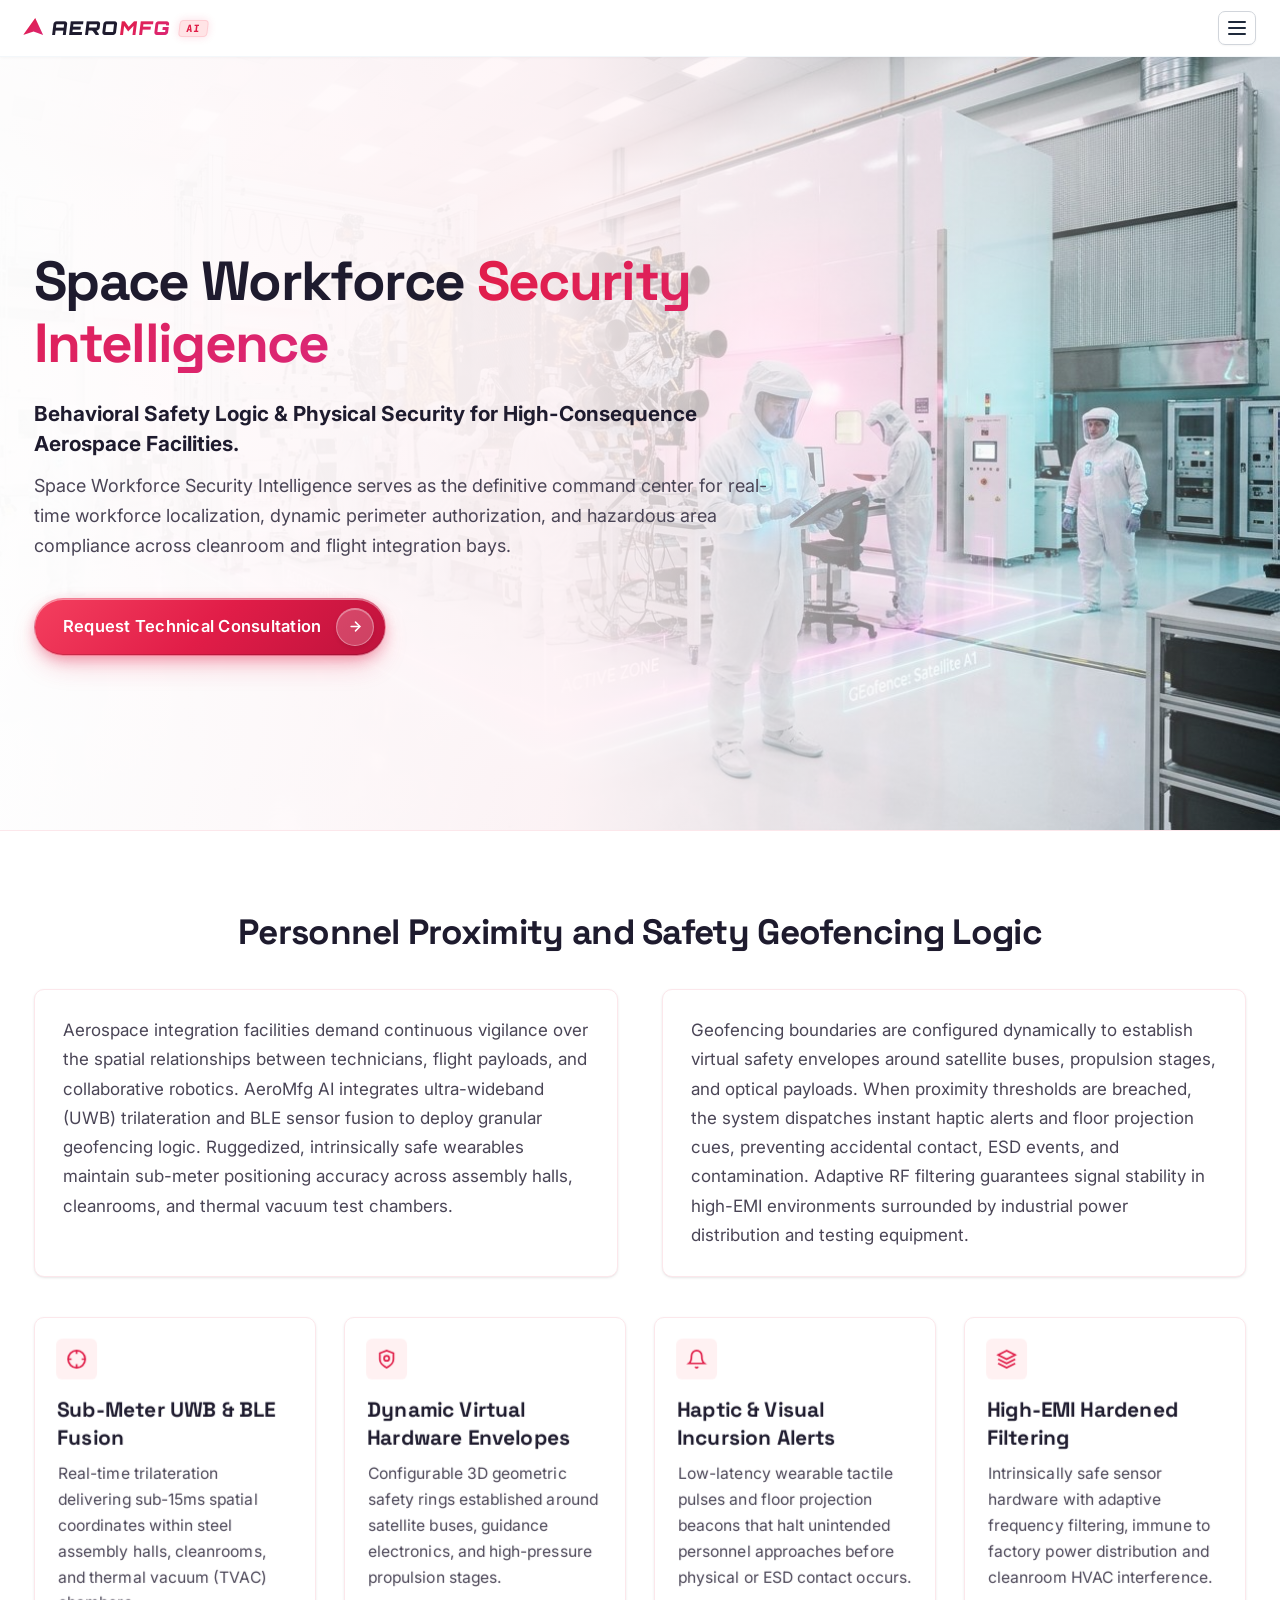
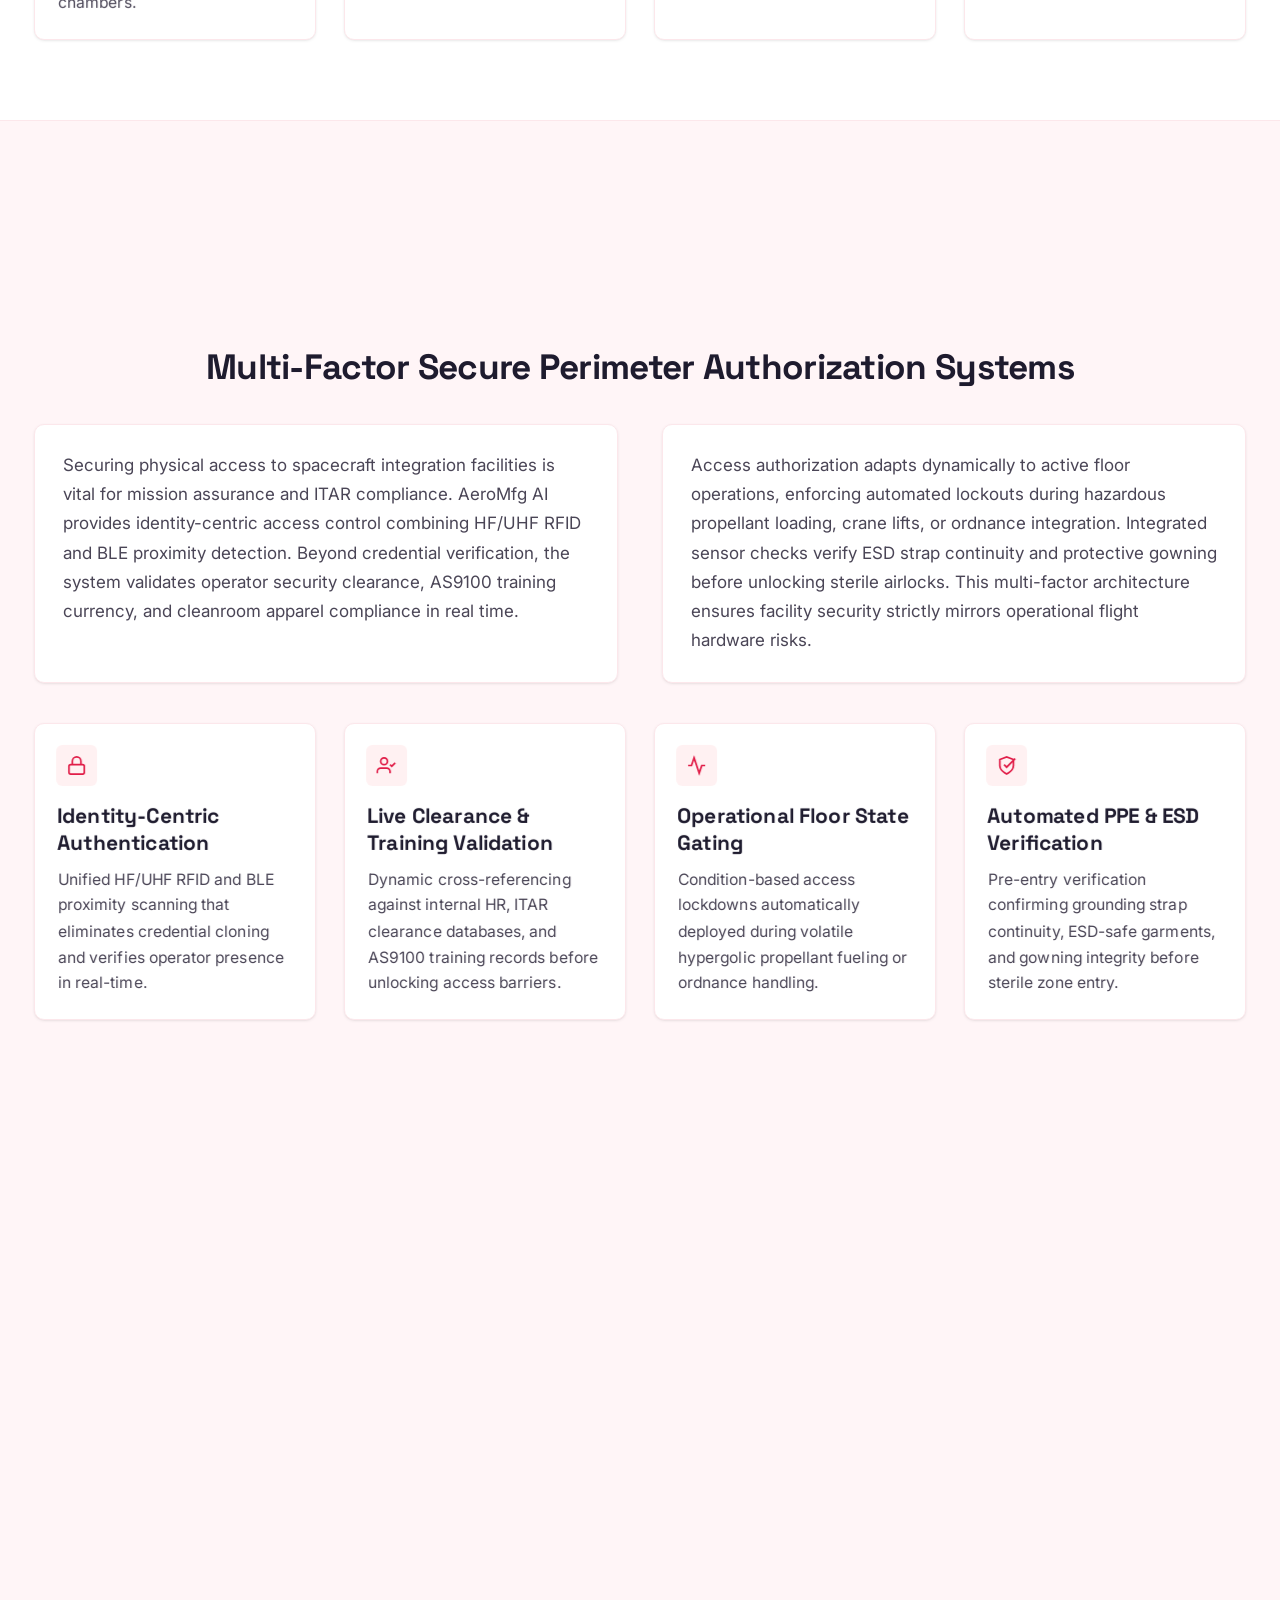
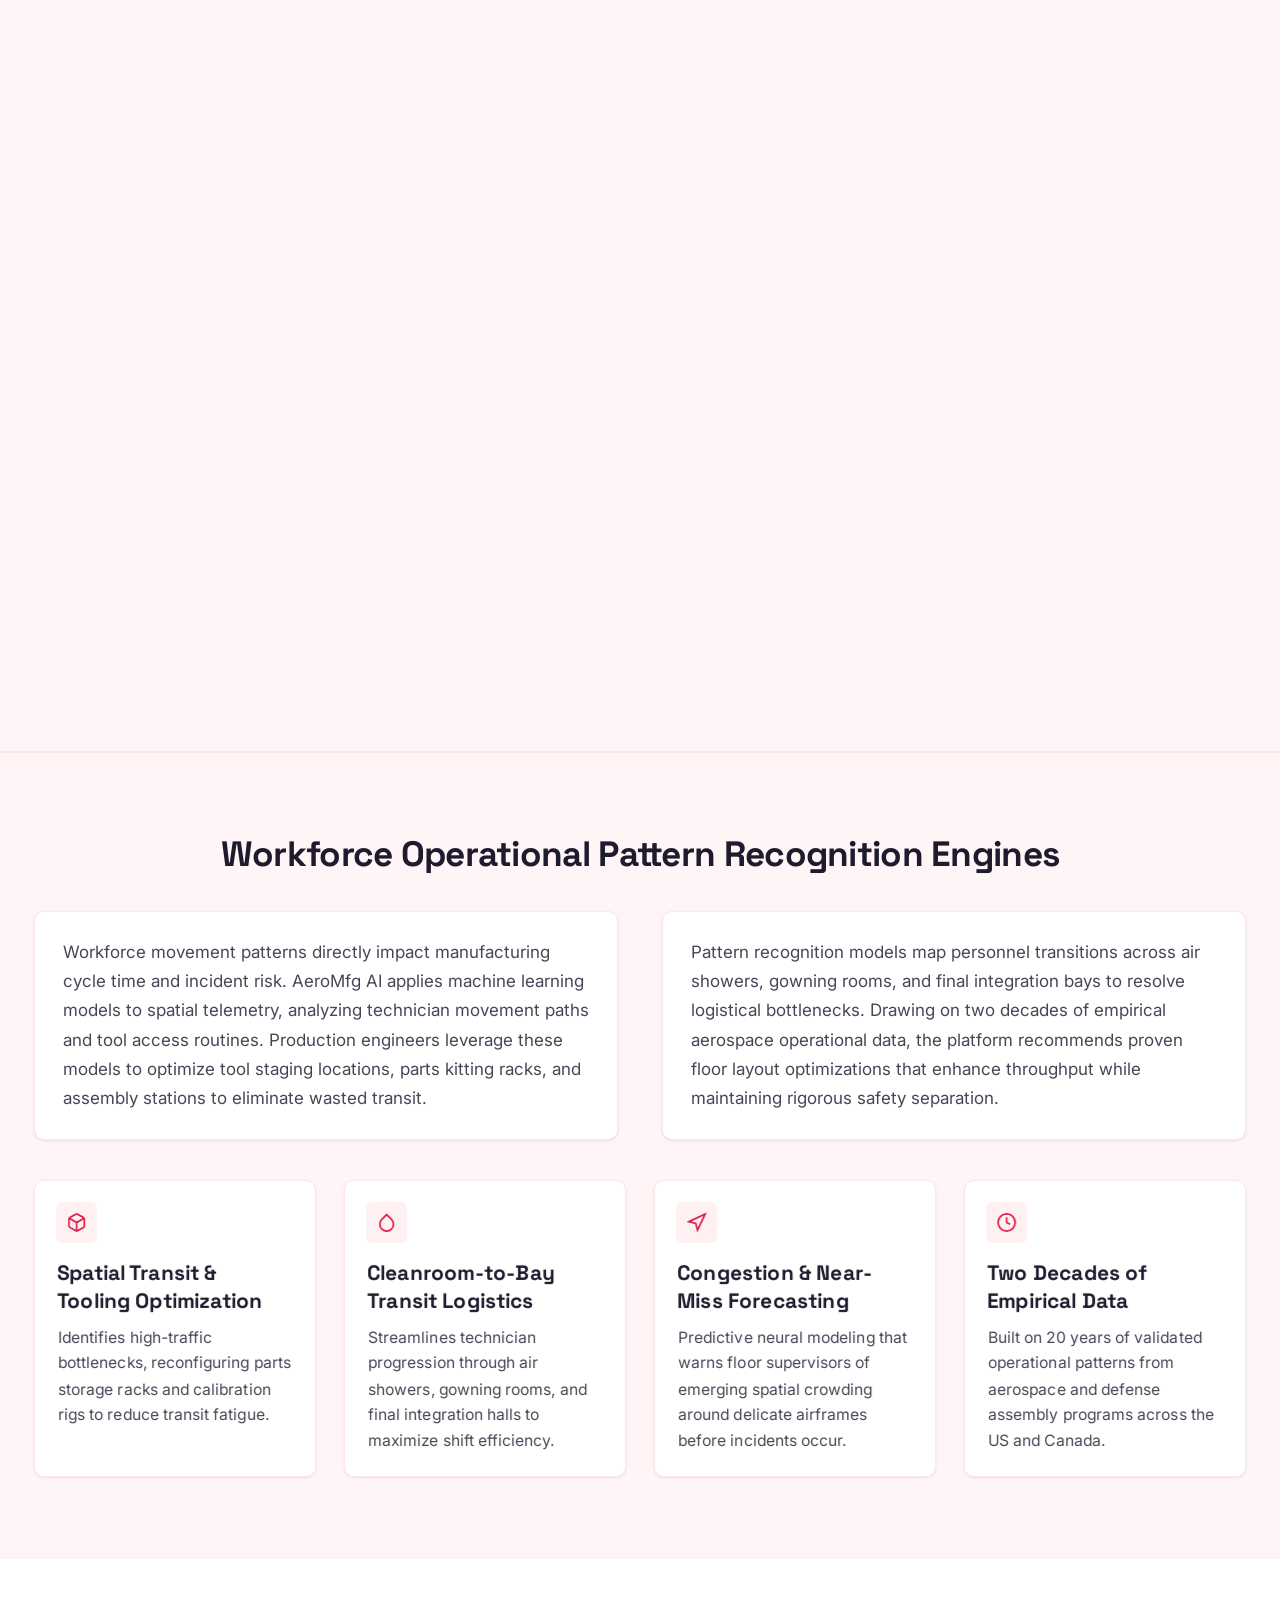
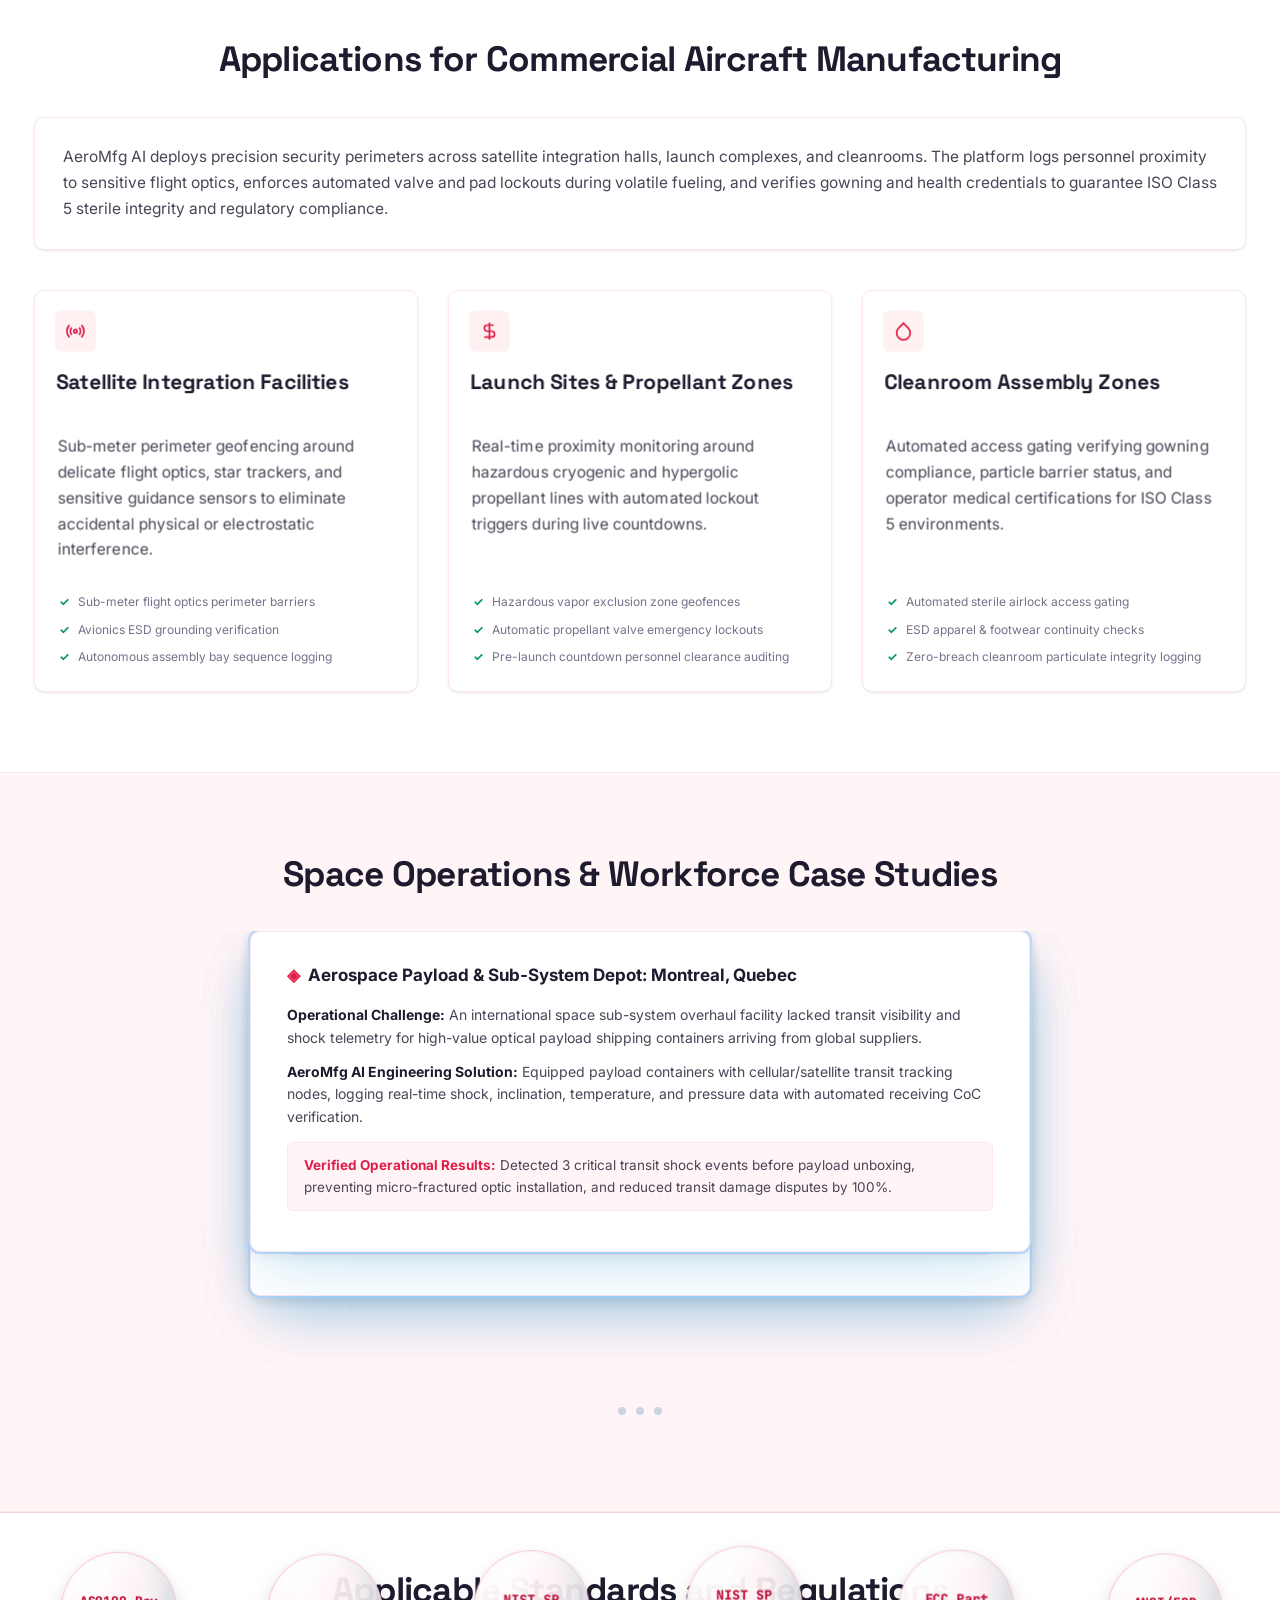
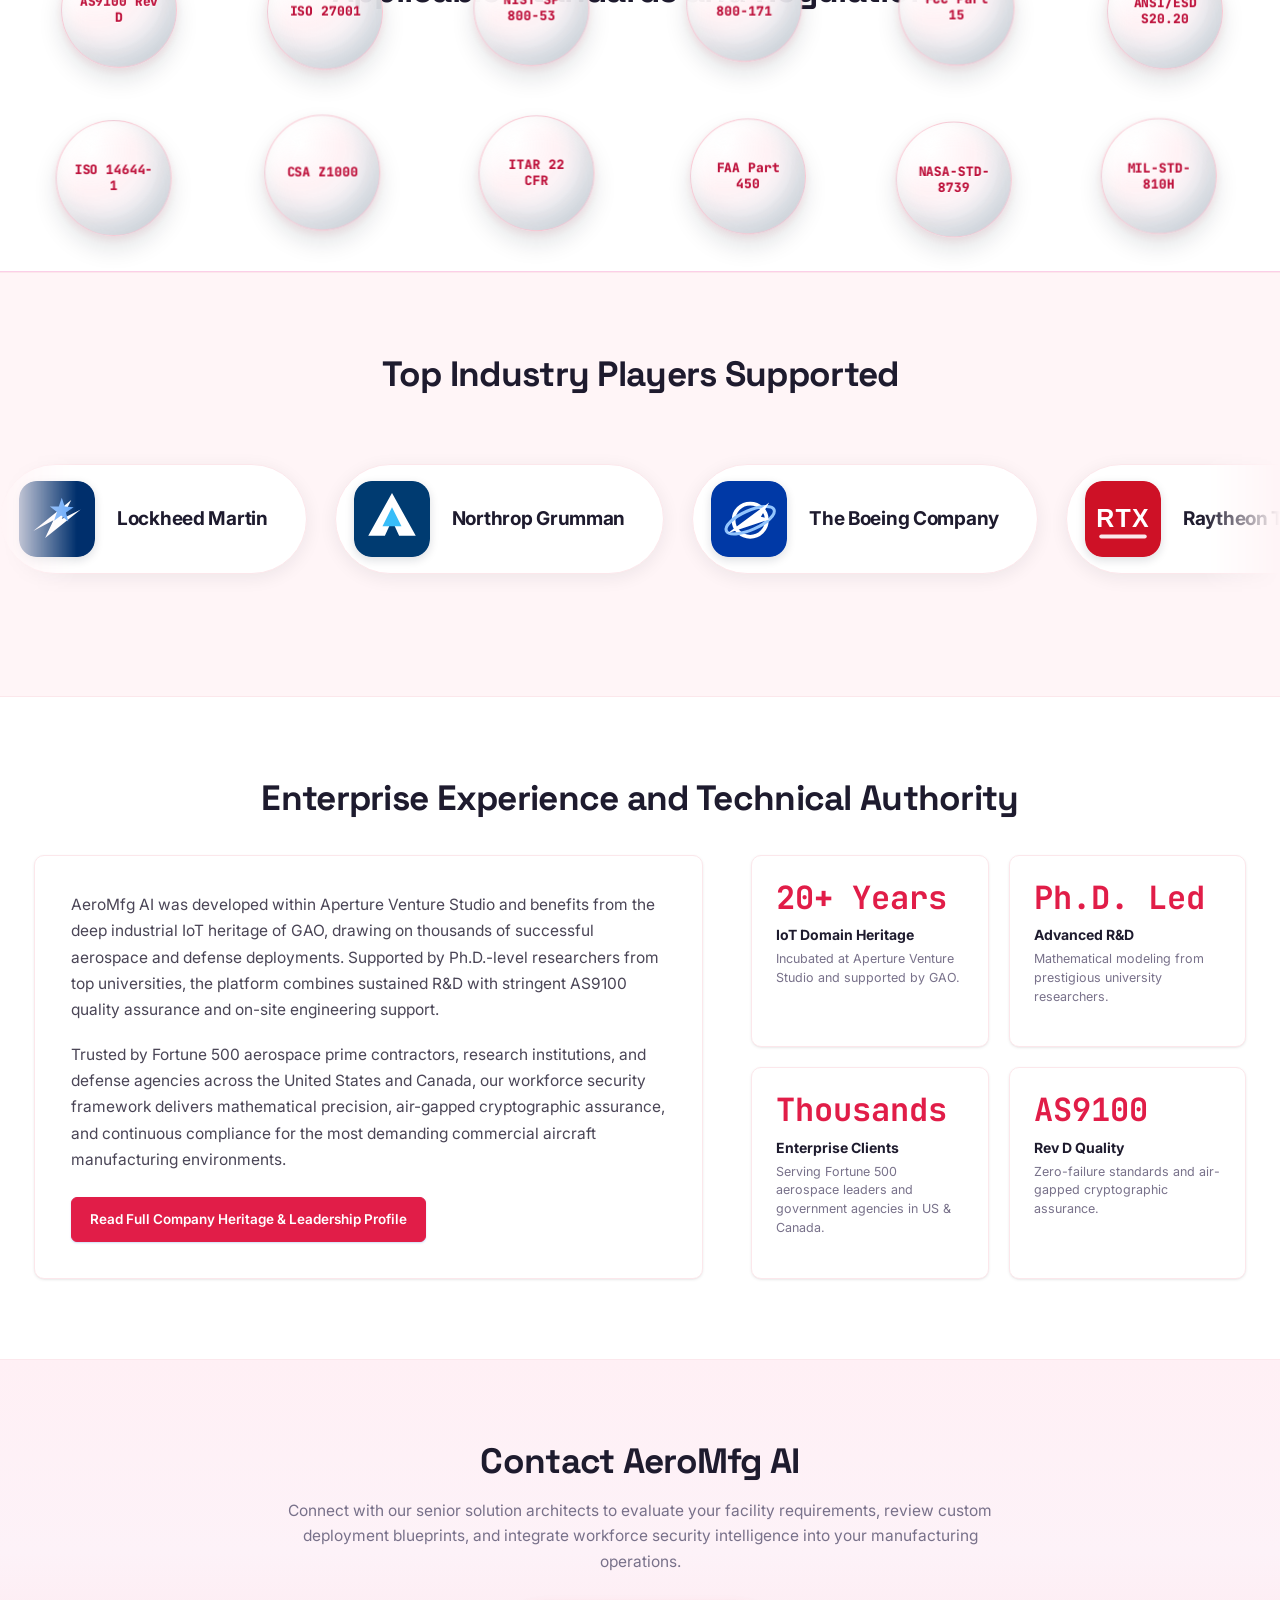
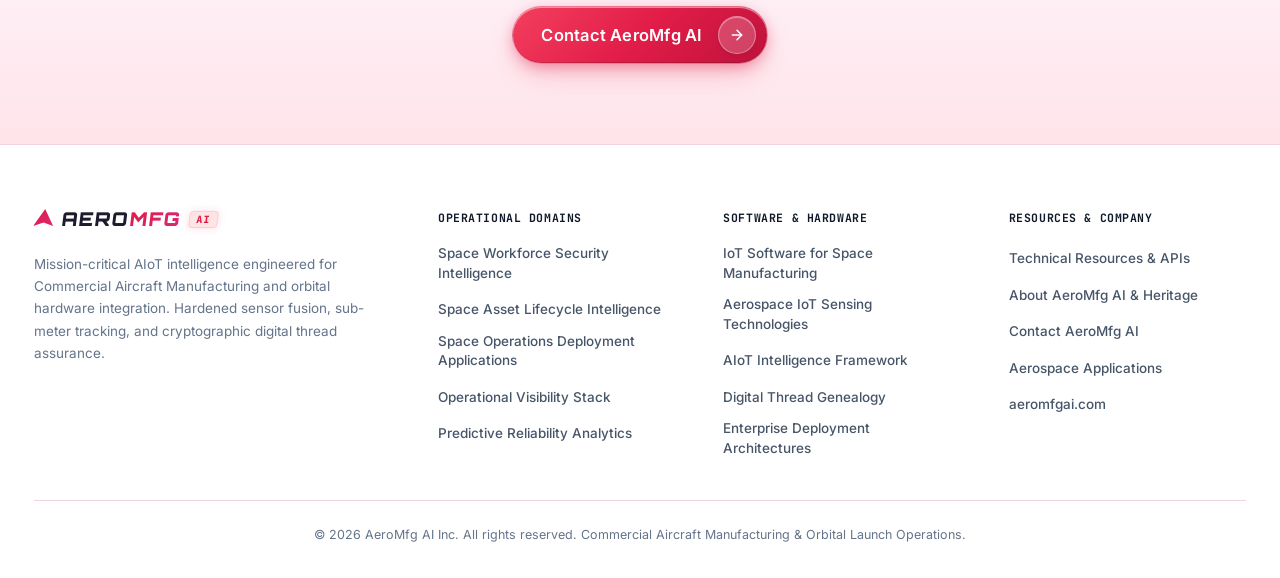
<file: space-workforce-security-intelligence.html>
<!DOCTYPE html>
<html lang="en">
<head>
  <meta charset="UTF-8" />
  <meta name="viewport" content="width=device-width, initial-scale=1.0" />
  <title>Space Workforce Security Intelligence | Personnel Proximity &amp; Access Logic</title>
  <meta name="description" content="AeroMfg AI provides advanced workforce security intelligence for Commercial Aircraft Manufacturing integration. Protect flight hardware and ensure safety with AI-driven proximity analytics, secure perimeter access, and automated hazard zone compliance for aerospace facilities." />
  <meta name="keywords" content="Space Workforce Security Intelligence, Personnel Proximity Analytics, Secure Perimeter Access Logic, Hazard Zone Compliance, Operational Safety Pattern Recognition, UWB Geofencing, AS9100, Commercial Aircraft Manufacturing" />
  <meta name="theme-color" content="#fff5f7" />
  <link rel="canonical" href="https://aeromfgai.com/space-workforce-security-intelligence" />

  <!-- Open Graph / Social Meta -->
  <meta property="og:type" content="website" />
  <meta property="og:url" content="https://aeromfgai.com/space-workforce-security-intelligence" />
  <meta property="og:title" content="Space Workforce Security Intelligence | Personnel Proximity &amp; Access Logic" />
  <meta property="og:description" content="AeroMfg AI provides advanced workforce security intelligence for Commercial Aircraft Manufacturing integration. Protect flight hardware and ensure safety with AI-driven proximity analytics and secure perimeter access." />
  <meta property="og:image" content="https://aeromfgai.com/og-workforce-security.jpg" />

  <!-- Fonts -->
  <link rel="preconnect" href="https://fonts.googleapis.com" />
  <link rel="preconnect" href="https://fonts.gstatic.com" crossorigin />
  <link href="https://fonts.googleapis.com/css2?family=Orbitron:wght@700;800;900&family=Inter:wght@400;500;600;700&family=JetBrains+Mono:wght@400;500;600;700&family=Space+Grotesk:wght@600;700&display=swap" rel="stylesheet" />

  <!-- Stylesheet -->
  <link rel="stylesheet" href="styles.css" />

  <!-- JSON-LD Structured Data -->
  <script type="application/ld+json">
  {
    "@context": "https://schema.org",
    "@graph": [
      {
        "@type": "WebPage",
        "@id": "https://aeromfgai.com/space-workforce-security-intelligence#webpage",
        "url": "https://aeromfgai.com/space-workforce-security-intelligence",
        "name": "Space Workforce Security Intelligence | Personnel Proximity & Access Logic",
        "description": "AeroMfg AI provides advanced workforce security intelligence for Commercial Aircraft Manufacturing integration. Protect flight hardware and ensure safety with AI-driven proximity analytics, secure perimeter access, and automated hazard zone compliance for aerospace facilities.",
        "isPartOf": {
          "@type": "WebSite",
          "@id": "https://aeromfgai.com/#website",
          "name": "AeroMfg AI",
          "url": "https://aeromfgai.com/"
        },
        "breadcrumb": {
          "@type": "BreadcrumbList",
          "itemListElement": [
            {
              "@type": "ListItem",
              "position": 1,
              "name": "Home",
              "item": "https://aeromfgai.com/"
            },
            {
              "@type": "ListItem",
              "position": 2,
              "name": "Space Workforce Security Intelligence",
              "item": "https://aeromfgai.com/space-workforce-security-intelligence"
            }
          ]
        }
      },
      {
        "@type": "SoftwareApplication",
        "name": "Space Workforce Security Intelligence Platform",
        "operatingSystem": "Industrial Edge & Cloud",
        "applicationCategory": "IndustrialSoftwareApplication",
        "description": "Cognitive safety logic and physical security platform for Commercial Aircraft Manufacturing facilities featuring UWB sub-meter tracking and multi-factor perimeter authorization."
      }
    ]
  }
  </script>
</head>
<body>

  <!-- PURE CSS NAVIGATION DRAWER CONTROLLER (ZERO JAVASCRIPT) -->
  <input type="checkbox" id="drawer-toggle" class="drawer-toggle-input" />
  <div class="mobile-drawer-backdrop">
    <label for="drawer-toggle" class="mobile-drawer-overlay" aria-label="Close Navigation Menu"></label>
    <div class="mobile-drawer">
      <div class="mobile-drawer-head">
        <a href="index.html" class="brand-logo-link" title="AeroMfg AI">
          <span class="text-logo"><span class="delta-mark" aria-hidden="true"></span><span class="brand-text"><span class="text-aero">AERO</span><span class="text-mfg">MFG</span></span><span class="ai-chip">AI</span></span>
        </a>
        <label for="drawer-toggle" class="modal-close-btn" aria-label="Close Menu">&times;</label>
      </div>

      <nav class="mobile-nav-links">
        <a href="space-workforce-security-intelligence.html" class="mobile-nav-link active">Space Workforce Security Intelligence</a>
        <a href="space-asset-lifecycle-intelligence.html" class="mobile-nav-link">Space Asset Lifecycle Intelligence</a>
        <a href="iot-software-space-manufacturing.html" class="mobile-nav-link">IoT Software for Space Manufacturing</a>
        <a href="aerospace-iot-sensing-technologies.html" class="mobile-nav-link">Aerospace IoT Sensing Technologies</a>
        <a href="space-operations-deployment-applications.html" class="mobile-nav-link">Space Operations Deployment Applications</a>
        <a href="technical-resources.html" class="mobile-nav-link">Technical Resources</a>
        <a href="about-aeromfgai-ai.html" class="mobile-nav-link">About AeroMfg AI</a>
      </nav>

      <div style="margin-top: auto; padding-top: 20px; border-top: 1px solid var(--border-subtle); display: flex; flex-direction: column; gap: 10px;">
        <a href="contact-aeromfgai-ai.html" class="btn btn-primary" style="width: 100%;">Contact AeroMfg AI</a>
      </div>
    </div>
  </div>

  <!-- STICKY MINIMALIST HEADER -->
  <header class="site-header">
    <div class="container header-inner">
      <a href="index.html" class="brand-logo-link" title="AeroMfg AI">
        <span class="text-logo"><span class="delta-mark" aria-hidden="true"></span><span class="brand-text"><span class="text-aero">AERO</span><span class="text-mfg">MFG</span></span><span class="ai-chip">AI</span></span>
      </a>

      <!-- Minimalist Hamburger Menu Button -->
      <label for="drawer-toggle" class="header-hamburger-btn" aria-label="Toggle Navigation Menu">
        <span class="hamburger-bar"></span>
        <span class="hamburger-bar"></span>
        <span class="hamburger-bar"></span>
      </label>
    </div>
  </header>

  <main>
    <!-- SUBPAGE HERO SECTION (FULL-PAGE IMMERSIVE BACKGROUND) -->
    <section class="subpage-hero hero-workforce-bg" id="overview">
      <div class="container">
        <div class="hero-content-block">
          <h1 class="hero-headline">
            Space Workforce <span class="gradient-text">Security Intelligence</span>
          </h1>

          <p class="hero-description">
            <strong style="color: var(--text-heading); font-size: 1.15em; display: block; margin-bottom: 12px; line-height: 1.45;">
              Behavioral Safety Logic &amp; Physical Security for High-Consequence Aerospace Facilities.
            </strong>
            Space Workforce Security Intelligence serves as the definitive command center for real-time workforce localization, dynamic perimeter authorization, and hazardous area compliance across cleanroom and flight integration bays.
          </p>

          <div class="hero-btn-row" style="margin-bottom: 0;">
            <a href="contact-aeromfgai-ai.html" class="hero-cta-btn">
              <span>Request Technical Consultation</span>
              <span class="cta-icon-circle" aria-hidden="true">
                <svg width="15" height="15" viewBox="0 0 24 24" fill="none" stroke="currentColor" stroke-width="2.4" stroke-linecap="round" stroke-linejoin="round" class="cta-arrow"><line x1="5" y1="12" x2="19" y2="12"/><polyline points="12 5 19 12 12 19"/></svg>
              </span>
            </a>
          </div>
        </div>
      </div>
    </section>

    <!-- SECTION 1: PERSONNEL PROXIMITY AND SAFETY GEOFENCING LOGIC -->
    <section class="section-wrap" id="proximity-geofencing">
      <div class="container">
        <div class="section-intro text-center">
          <h2 class="section-heading-lg">Personnel Proximity and Safety Geofencing Logic</h2>

        </div>

        <div class="text-two-col">
          <div style="background: #ffffff; padding: 26px 28px; border-radius: var(--radius-md); border: 1px solid var(--border-subtle); box-shadow: var(--shadow-card);">
            <p style="margin-bottom: 0;">
              Aerospace integration facilities demand continuous vigilance over the spatial relationships between technicians, flight payloads, and collaborative robotics. AeroMfg AI integrates ultra-wideband (UWB) trilateration and BLE sensor fusion to deploy granular geofencing logic. Ruggedized, intrinsically safe wearables maintain sub-meter positioning accuracy across assembly halls, cleanrooms, and thermal vacuum test chambers.
            </p>
          </div>

          <div style="background: #ffffff; padding: 26px 28px; border-radius: var(--radius-md); border: 1px solid var(--border-subtle); box-shadow: var(--shadow-card);">
            <p style="margin-bottom: 0;">
              Geofencing boundaries are configured dynamically to establish virtual safety envelopes around satellite buses, propulsion stages, and optical payloads. When proximity thresholds are breached, the system dispatches instant haptic alerts and floor projection cues, preventing accidental contact, ESD events, and contamination. Adaptive RF filtering guarantees signal stability in high-EMI environments surrounded by industrial power distribution and testing equipment.
            </p>
          </div>
        </div>

        <div class="module-grid-4">
          <article class="module-card">
            <div class="module-card-icon" aria-hidden="true">
              <svg width="20" height="20" viewBox="0 0 24 24" fill="none" stroke="currentColor" stroke-width="2"><circle cx="12" cy="12" r="10"/><line x1="22" y1="12" x2="18" y2="12"/><line x1="6" y1="12" x2="2" y2="12"/><line x1="12" y1="6" x2="12" y2="2"/><line x1="12" y1="22" x2="12" y2="18"/></svg>
            </div>
            <h3 class="module-card-title">Sub-Meter UWB &amp; BLE Fusion</h3>
            <p class="module-card-text">
              Real-time trilateration delivering sub-15ms spatial coordinates within steel assembly halls, cleanrooms, and thermal vacuum (TVAC) chambers.
            </p>
          </article>

          <article class="module-card">
            <div class="module-card-icon" aria-hidden="true">
              <svg width="20" height="20" viewBox="0 0 24 24" fill="none" stroke="currentColor" stroke-width="2"><path d="M12 22s8-4 8-10V5l-8-3-8 3v7c0 6 8 10 8 10z"/><circle cx="12" cy="11" r="3"/></svg>
            </div>
            <h3 class="module-card-title">Dynamic Virtual Hardware Envelopes</h3>
            <p class="module-card-text">
              Configurable 3D geometric safety rings established around satellite buses, guidance electronics, and high-pressure propulsion stages.
            </p>
          </article>

          <article class="module-card">
            <div class="module-card-icon" aria-hidden="true">
              <svg width="20" height="20" viewBox="0 0 24 24" fill="none" stroke="currentColor" stroke-width="2"><path d="M18 8A6 6 0 0 0 6 8c0 7-3 9-3 9h18s-3-2-3-9"/><path d="M13.73 21a2 2 0 0 1-3.46 0"/></svg>
            </div>
            <h3 class="module-card-title">Haptic &amp; Visual Incursion Alerts</h3>
            <p class="module-card-text">
              Low-latency wearable tactile pulses and floor projection beacons that halt unintended personnel approaches before physical or ESD contact occurs.
            </p>
          </article>

          <article class="module-card">
            <div class="module-card-icon" aria-hidden="true">
              <svg width="20" height="20" viewBox="0 0 24 24" fill="none" stroke="currentColor" stroke-width="2"><polygon points="12 2 2 7 12 12 22 7 12 2"/><polyline points="2 17 12 22 22 17"/><polyline points="2 12 12 17 22 12"/></svg>
            </div>
            <h3 class="module-card-title">High-EMI Hardened Filtering</h3>
            <p class="module-card-text">
              Intrinsically safe sensor hardware with adaptive frequency filtering, immune to factory power distribution and cleanroom HVAC interference.
            </p>
          </article>
        </div>
      </div>
    </section>

    <!-- SECTIONS 2-4 COMBINED: 3D VERTICAL SCROLL-FLIP CARD DECK -->
    <section class="section-wrap alt-bg" id="perimeter-authorization">
      <div class="container">
        <div class="scroll-flip-track" id="securityFlipTrack">
          <div class="scroll-flip-stage">

            <!-- CARD 1: MULTI-FACTOR SECURE PERIMETER AUTHORIZATION SYSTEMS -->
            <div class="scroll-flip-card is-active" data-flip-index="0">
              <div class="section-intro text-center">
                <h2 class="section-heading-lg">Multi-Factor Secure Perimeter Authorization Systems</h2>
              </div>

              <div class="text-two-col">
                <div style="background: #ffffff; padding: 26px 28px; border-radius: var(--radius-md); border: 1px solid var(--border-subtle); box-shadow: var(--shadow-card);">
                  <p style="margin-bottom: 0;">
                    Securing physical access to spacecraft integration facilities is vital for mission assurance and ITAR compliance. AeroMfg AI provides identity-centric access control combining HF/UHF RFID and BLE proximity detection. Beyond credential verification, the system validates operator security clearance, AS9100 training currency, and cleanroom apparel compliance in real time.
                  </p>
                </div>

                <div style="background: #ffffff; padding: 26px 28px; border-radius: var(--radius-md); border: 1px solid var(--border-subtle); box-shadow: var(--shadow-card);">
                  <p style="margin-bottom: 0;">
                    Access authorization adapts dynamically to active floor operations, enforcing automated lockouts during hazardous propellant loading, crane lifts, or ordnance integration. Integrated sensor checks verify ESD strap continuity and protective gowning before unlocking sterile airlocks. This multi-factor architecture ensures facility security strictly mirrors operational flight hardware risks.
                  </p>
                </div>
              </div>

              <div class="module-grid-4">
                <article class="module-card">
                  <div class="module-card-icon" aria-hidden="true">
                    <svg width="20" height="20" viewBox="0 0 24 24" fill="none" stroke="currentColor" stroke-width="2"><rect x="3" y="11" width="18" height="11" rx="2" ry="2"/><path d="M7 11V7a5 5 0 0 1 10 0v4"/></svg>
                  </div>
                  <h3 class="module-card-title">Identity-Centric Authentication</h3>
                  <p class="module-card-text">
                    Unified HF/UHF RFID and BLE proximity scanning that eliminates credential cloning and verifies operator presence in real-time.
                  </p>
                </article>

                <article class="module-card">
                  <div class="module-card-icon" aria-hidden="true">
                    <svg width="20" height="20" viewBox="0 0 24 24" fill="none" stroke="currentColor" stroke-width="2"><path d="M16 21v-2a4 4 0 0 0-4-4H5a4 4 0 0 0-4 4v2"/><circle cx="9" cy="7" r="4"/><polyline points="16 11 18 13 22 9"/></svg>
                  </div>
                  <h3 class="module-card-title">Live Clearance &amp; Training Validation</h3>
                  <p class="module-card-text">
                    Dynamic cross-referencing against internal HR, ITAR clearance databases, and AS9100 training records before unlocking access barriers.
                  </p>
                </article>

                <article class="module-card">
                  <div class="module-card-icon" aria-hidden="true">
                    <svg width="20" height="20" viewBox="0 0 24 24" fill="none" stroke="currentColor" stroke-width="2"><polyline points="22 12 18 12 15 21 9 3 6 12 2 12"/></svg>
                  </div>
                  <h3 class="module-card-title">Operational Floor State Gating</h3>
                  <p class="module-card-text">
                    Condition-based access lockdowns automatically deployed during volatile hypergolic propellant fueling or ordnance handling.
                  </p>
                </article>

                <article class="module-card">
                  <div class="module-card-icon" aria-hidden="true">
                    <svg width="20" height="20" viewBox="0 0 24 24" fill="none" stroke="currentColor" stroke-width="2"><path d="M12 22s8-4 8-10V5l-8-3-8 3v7c0 6 8 10 8 10z"/><polyline points="9 11 12 14 22 4"/></svg>
                  </div>
                  <h3 class="module-card-title">Automated PPE &amp; ESD Verification</h3>
                  <p class="module-card-text">
                    Pre-entry verification confirming grounding strap continuity, ESD-safe garments, and gowning integrity before sterile zone entry.
                  </p>
                </article>
              </div>
            </div>

            <!-- CARD 2: AI-DRIVEN HUMAN-MACHINE SAFETY INTERACTION -->
            <div class="scroll-flip-card" id="human-machine-safety" data-flip-index="1">
              <div class="section-intro text-center">
                <h2 class="section-heading-lg">AI-Driven Human-Machine Safety Interaction</h2>
              </div>

              <div class="text-two-col">
                <div style="background: #ffffff; padding: 26px 28px; border-radius: var(--radius-md); border: 1px solid var(--border-subtle); box-shadow: var(--shadow-card);">
                  <p style="margin-bottom: 0;">
                    Collaborative robotics and automated assembly fixtures require fluid safety coordination with technicians. AeroMfg AI deploys cognitive analytics combining IoT proximity sensing and vision tracking to predict operator trajectories. Automated systems dynamically adjust operational speed, travel paths, and joint torque limits when human personnel approach.
                  </p>
                </div>

                <div style="background: #ffffff; padding: 26px 28px; border-radius: var(--radius-md); border: 1px solid var(--border-subtle); box-shadow: var(--shadow-card);">
                  <p style="margin-bottom: 0;">
                    Distributed wireless sensors evaluate personnel separation margins in real time, triggering emergency soft-braking or path reconfiguration in under 15ms. By eliminating rigid physical safety cages around aircraft fuselage tooling, the platform accelerates assembly throughput while maintaining rigorous industrial safety envelopes.
                  </p>
                </div>
              </div>

              <div class="module-grid-4">
                <article class="module-card">
                  <div class="module-card-icon" aria-hidden="true">
                    <svg width="20" height="20" viewBox="0 0 24 24" fill="none" stroke="currentColor" stroke-width="2"><path d="M17 21v-2a4 4 0 0 0-4-4H5a4 4 0 0 0-4 4v2"/><circle cx="9" cy="7" r="4"/><path d="M23 21v-2a4 4 0 0 0-3-3.87"/><path d="M16 3.13a4 4 0 0 1 0 7.75"/></svg>
                  </div>
                  <h3 class="module-card-title">Cognitive Operator Intent Sensing</h3>
                  <p class="module-card-text">
                    Vision-fused IoT proximity streams analyzing technician trajectory vectors to anticipate human motion near active robotic end-effectors.
                  </p>
                </article>

                <article class="module-card">
                  <div class="module-card-icon" aria-hidden="true">
                    <svg width="20" height="20" viewBox="0 0 24 24" fill="none" stroke="currentColor" stroke-width="2"><rect x="4" y="4" width="16" height="16" rx="2"/><rect x="9" y="9" width="6" height="6"/><line x1="9" y1="1" x2="9" y2="4"/><line x1="15" y1="1" x2="15" y2="4"/><line x1="9" y1="20" x2="9" y2="23"/><line x1="15" y1="20" x2="15" y2="23"/><line x1="20" y1="9" x2="23" y2="9"/><line x1="20" y1="14" x2="23" y2="14"/><line x1="1" y1="9" x2="4" y2="9"/><line x1="1" y1="14" x2="4" y2="14"/></svg>
                  </div>
                  <h3 class="module-card-title">Dynamic Speed &amp; Torque Limiting</h3>
                  <p class="module-card-text">
                    Closed-loop feedback throttling automated assembly drill feeds, orbital rivet guns, and robotic arms based on operator proximity.
                  </p>
                </article>

                <article class="module-card">
                  <div class="module-card-icon" aria-hidden="true">
                    <svg width="20" height="20" viewBox="0 0 24 24" fill="none" stroke="currentColor" stroke-width="2"><polyline points="23 4 23 10 17 10"/><polyline points="1 20 1 14 7 14"/><path d="M3.51 9a9 9 0 0 1 14.85-3.36L23 10M1 14l4.64 4.36A9 9 0 0 0 20.49 15"/></svg>
                  </div>
                  <h3 class="module-card-title">Dynamic Margin Path Reconfiguration</h3>
                  <p class="module-card-text">
                    Autonomous robotic trajectory recalculation and emergency soft-braking executed in under 15ms without mechanical stress.
                  </p>
                </article>

                <article class="module-card">
                  <div class="module-card-icon" aria-hidden="true">
                    <svg width="20" height="20" viewBox="0 0 24 24" fill="none" stroke="currentColor" stroke-width="2"><line x1="18" y1="20" x2="18" y2="10"/><line x1="12" y1="20" x2="12" y2="4"/><line x1="6" y1="20" x2="6" y2="14"/></svg>
                  </div>
                  <h3 class="module-card-title">Cage-Free Assembly Throughput</h3>
                  <p class="module-card-text">
                    Removes physical cages in collaborative bays, accelerating aircraft fuselage staging while strictly preserving personnel safety margins.
                  </p>
                </article>
              </div>
            </div>

            <!-- CARD 3: HAZARD ZONE COMPLIANCE AND AUDITING ANALYTICS -->
            <div class="scroll-flip-card" id="hazard-compliance" data-flip-index="2">
              <div class="section-intro text-center">
                <h2 class="section-heading-lg">Hazard Zone Compliance and Auditing Analytics</h2>
              </div>

              <div class="text-two-col">
                <div style="background: #ffffff; padding: 26px 28px; border-radius: var(--radius-md); border: 1px solid var(--border-strong); box-shadow: var(--shadow-sm);">
                  <p style="margin-bottom: 0;">
                    Aerospace integration facilities require strict compliance oversight across cleanrooms, high-voltage test bays, and pyrotechnic staging areas. AeroMfg AI establishes an immutable digital thread of ingress and egress events, correlating personnel coordinates with live environmental telemetry including airborne particulates, toxic vapor levels, and bus energization states.
                  </p>
                </div>

                <div style="background: #ffffff; padding: 26px 28px; border-radius: var(--radius-md); border: 1px solid var(--border-strong); box-shadow: var(--shadow-sm);">
                  <p style="margin-bottom: 0;">
                    Automated auditing analytics detect anomalies such as dwell-time violations, unauthorized entries, and solo-operator infractions in restricted two-person rule areas. The system generates one-click compliance packages formatted for AS9100 Rev D, OSHA 1910, and flight readiness reviews, eliminating manual auditing overhead.
                  </p>
                </div>
              </div>

              <div class="module-grid-4">
                <article class="module-card">
                  <div class="module-card-icon" aria-hidden="true">
                    <svg width="20" height="20" viewBox="0 0 24 24" fill="none" stroke="currentColor" stroke-width="2"><path d="M10 13a5 5 0 0 0 7.54.54l3-3a5 5 0 0 0-7.07-7.07l-1.72 1.71"/><path d="M14 11a5 5 0 0 0-7.54-.54l-3 3a5 5 0 0 0 7.07 7.07l1.71-1.71"/></svg>
                  </div>
                  <h3 class="module-card-title">Immutable Ingress/Egress Digital Thread</h3>
                  <p class="module-card-text">
                    Cryptographically validated audit trail capturing precise entry and exit timestamps, operator badge tokens, and supervisor signoffs.
                  </p>
                </article>

                <article class="module-card">
                  <div class="module-card-icon" aria-hidden="true">
                    <svg width="20" height="20" viewBox="0 0 24 24" fill="none" stroke="currentColor" stroke-width="2"><ellipse cx="12" cy="5" rx="9" ry="3"/><path d="M21 12c0 1.66-4 3-9 3s-9-1.34-9-3"/><path d="M3 5v14c0 1.66 4 3 9 3s9-1.34 9-3V5"/></svg>
                  </div>
                  <h3 class="module-card-title">Multi-Sensor Telemetry Correlation</h3>
                  <p class="module-card-text">
                    Cross-checks worker coordinates with airborne particulate sensors, toxic vapor detectors, and high-voltage bus activators.
                  </p>
                </article>

                <article class="module-card">
                  <div class="module-card-icon" aria-hidden="true">
                    <svg width="20" height="20" viewBox="0 0 24 24" fill="none" stroke="currentColor" stroke-width="2"><circle cx="12" cy="12" r="10"/><polyline points="12 6 12 12 16 14"/></svg>
                  </div>
                  <h3 class="module-card-title">Dwell-Time Anomaly Detection</h3>
                  <p class="module-card-text">
                    Automated alarms flagged when personnel exceed thermal vacuum exposure ceilings, radiation inspection boundaries, or confined spaces.
                  </p>
                </article>

                <article class="module-card">
                  <div class="module-card-icon" aria-hidden="true">
                    <svg width="20" height="20" viewBox="0 0 24 24" fill="none" stroke="currentColor" stroke-width="2"><path d="M14 2H6a2 2 0 0 0-2 2v16a2 2 0 0 0 2 2h12a2 2 0 0 0 2-2V8z"/><polyline points="14 2 14 8 20 8"/><line x1="16" y1="13" x2="8" y2="13"/><line x1="16" y1="17" x2="8" y2="17"/><polyline points="10 9 9 9 8 9"/></svg>
                  </div>
                  <h3 class="module-card-title">AS9100 Regulatory Audit Readiness</h3>
                  <p class="module-card-text">
                    One-click compliance packet generation for FAA flight readiness reviews, NASA safety panels, and ISO 9001 quality audits.
                  </p>
                </article>
              </div>
            </div>

          </div><!-- /.scroll-flip-stage -->
        </div><!-- /.scroll-flip-track -->
      </div>
    </section>

    <script type="text/javascript">
      (function () {
        var track = document.getElementById('securityFlipTrack');
        if (!track) return;
        var cards = Array.prototype.slice.call(track.querySelectorAll('.scroll-flip-card'));
        if (!cards.length) return;
        var reduceMotion = window.matchMedia && window.matchMedia('(prefers-reduced-motion: reduce)').matches;
        if (reduceMotion || window.innerWidth <= 900) return;

        var activeIdx = 0;

        function updateFlip() {
          if (window.innerWidth <= 900) {
            cards.forEach(function (c) {
              c.style.transform = '';
              c.style.opacity = '';
              c.classList.add('is-active');
            });
            return;
          }
          var rect = track.getBoundingClientRect();
          var scrollable = track.offsetHeight - window.innerHeight;
          if (scrollable <= 0) return;
          var progress = Math.max(0, Math.min(1, -rect.top / scrollable));
          var nextIdx = progress < 0.33 ? 0 : (progress < 0.67 ? 1 : 2);

          if (nextIdx !== activeIdx) {
            activeIdx = nextIdx;
          }

          cards.forEach(function (card, idx) {
            card.classList.toggle('is-active', idx === activeIdx);
            if (idx < activeIdx) {
              card.style.transform = 'rotateX(88deg) scale(0.95)';
              card.style.opacity = '0';
            } else if (idx > activeIdx) {
              card.style.transform = 'rotateX(-88deg) scale(0.95)';
              card.style.opacity = '0';
            } else {
              card.style.transform = 'rotateX(0deg) scale(1)';
              card.style.opacity = '1';
            }
          });
        }

        window.addEventListener('scroll', updateFlip, { passive: true });
        window.addEventListener('resize', updateFlip);
        updateFlip();
      })();
    </script>

    <!-- SECTION 5: WORKFORCE OPERATIONAL PATTERN RECOGNITION ENGINES -->
    <section class="section-wrap alt-bg" id="pattern-recognition">
      <div class="container">
        <div class="section-intro text-center">
          <h2 class="section-heading-lg">Workforce Operational Pattern Recognition Engines</h2>

        </div>

        <div class="text-two-col">
          <div style="background: #ffffff; padding: 26px 28px; border-radius: var(--radius-md); border: 1px solid var(--border-subtle); box-shadow: var(--shadow-card);">
            <p style="margin-bottom: 0;">
              Workforce movement patterns directly impact manufacturing cycle time and incident risk. AeroMfg AI applies machine learning models to spatial telemetry, analyzing technician movement paths and tool access routines. Production engineers leverage these models to optimize tool staging locations, parts kitting racks, and assembly stations to eliminate wasted transit.
            </p>
          </div>

          <div style="background: #ffffff; padding: 26px 28px; border-radius: var(--radius-md); border: 1px solid var(--border-subtle); box-shadow: var(--shadow-card);">
            <p style="margin-bottom: 0;">
              Pattern recognition models map personnel transitions across air showers, gowning rooms, and final integration bays to resolve logistical bottlenecks. Drawing on two decades of empirical aerospace operational data, the platform recommends proven floor layout optimizations that enhance throughput while maintaining rigorous safety separation.
            </p>
          </div>
        </div>

        <div class="module-grid-4">
          <article class="module-card">
            <div class="module-card-icon" aria-hidden="true">
              <svg width="20" height="20" viewBox="0 0 24 24" fill="none" stroke="currentColor" stroke-width="2"><path d="M21 16V8a2 2 0 0 0-1-1.73l-7-4a2 2 0 0 0-2 0l-7 4A2 2 0 0 0 3 8v8a2 2 0 0 0 1 1.73l7 4a2 2 0 0 0 2 0l7-4A2 2 0 0 0 21 16z"/><polyline points="3.27 6.96 12 12.01 20.73 6.96"/><line x1="12" y1="22.08" x2="12" y2="12"/></svg>
            </div>
            <h3 class="module-card-title">Spatial Transit &amp; Tooling Optimization</h3>
            <p class="module-card-text">
              Identifies high-traffic bottlenecks, reconfiguring parts storage racks and calibration rigs to reduce transit fatigue.
            </p>
          </article>

          <article class="module-card">
            <div class="module-card-icon" aria-hidden="true">
              <svg width="20" height="20" viewBox="0 0 24 24" fill="none" stroke="currentColor" stroke-width="2"><path d="M12 2.69l5.66 5.66a8 8 0 1 1-11.31 0z"/></svg>
            </div>
            <h3 class="module-card-title">Cleanroom-to-Bay Transit Logistics</h3>
            <p class="module-card-text">
              Streamlines technician progression through air showers, gowning rooms, and final integration halls to maximize shift efficiency.
            </p>
          </article>

          <article class="module-card">
            <div class="module-card-icon" aria-hidden="true">
              <svg width="20" height="20" viewBox="0 0 24 24" fill="none" stroke="currentColor" stroke-width="2"><polygon points="3 11 22 2 13 21 11 13 3 11"/></svg>
            </div>
            <h3 class="module-card-title">Congestion &amp; Near-Miss Forecasting</h3>
            <p class="module-card-text">
              Predictive neural modeling that warns floor supervisors of emerging spatial crowding around delicate airframes before incidents occur.
            </p>
          </article>

          <article class="module-card">
            <div class="module-card-icon" aria-hidden="true">
              <svg width="20" height="20" viewBox="0 0 24 24" fill="none" stroke="currentColor" stroke-width="2"><circle cx="12" cy="12" r="10"/><path d="M12 6v6l4 2"/></svg>
            </div>
            <h3 class="module-card-title">Two Decades of Empirical Data</h3>
            <p class="module-card-text">
              Built on 20 years of validated operational patterns from aerospace and defense assembly programs across the US and Canada.
            </p>
          </article>
        </div>
      </div>
    </section>

    <!-- SECTION 6: APPLICATIONS FOR COMMERCIAL AIRCRAFT MANUFACTURING -->
    <section class="section-wrap" id="applications">
      <div class="container">
        <div class="section-intro text-center">
          <h2 class="section-heading-lg">Applications for Commercial Aircraft Manufacturing</h2>

        </div>

        <div style="background: #ffffff; padding: 26px 28px; border-radius: var(--radius-md); border: 1px solid var(--border-subtle); box-shadow: var(--shadow-card); margin-bottom: 40px;">
          <p style="font-size: 15.5px; line-height: 1.7; color: var(--text-body); margin: 0;">
            AeroMfg AI deploys precision security perimeters across satellite integration halls, launch complexes, and cleanrooms. The platform logs personnel proximity to sensitive flight optics, enforces automated valve and pad lockouts during volatile fueling, and verifies gowning and health credentials to guarantee ISO Class 5 sterile integrity and regulatory compliance.
          </p>
        </div>

        <div class="module-grid-3">
          <article class="module-card">
            <div class="module-card-icon" aria-hidden="true">
              <svg width="20" height="20" viewBox="0 0 24 24" fill="none" stroke="currentColor" stroke-width="2"><circle cx="12" cy="12" r="2"/><path d="M16.24 7.76a6 6 0 0 1 0 8.49m-8.48-.01a6 6 0 0 1 0-8.49m11.31-2.82a10 10 0 0 1 0 14.14m-14.14 0a10 10 0 0 1 0-14.14"/></svg>
            </div>
            <h3 class="module-card-title">Satellite Integration Facilities</h3>
            <p class="module-card-text">
              Sub-meter perimeter geofencing around delicate flight optics, star trackers, and sensitive guidance sensors to eliminate accidental physical or electrostatic interference.
            </p>
            <ul class="module-list" style="margin-top: 14px;">
              <li>Sub-meter flight optics perimeter barriers</li>
              <li>Avionics ESD grounding verification</li>
              <li>Autonomous assembly bay sequence logging</li>
            </ul>
          </article>

          <article class="module-card">
            <div class="module-card-icon" aria-hidden="true">
              <svg width="20" height="20" viewBox="0 0 24 24" fill="none" stroke="currentColor" stroke-width="2"><path d="M12 2v20M17 5H9.5a3.5 3.5 0 0 0 0 7h5a3.5 3.5 0 0 1 0 7H6"/></svg>
            </div>
            <h3 class="module-card-title">Launch Sites &amp; Propellant Zones</h3>
            <p class="module-card-text">
              Real-time proximity monitoring around hazardous cryogenic and hypergolic propellant lines with automated lockout triggers during live countdowns.
            </p>
            <ul class="module-list" style="margin-top: 14px;">
              <li>Hazardous vapor exclusion zone geofences</li>
              <li>Automatic propellant valve emergency lockouts</li>
              <li>Pre-launch countdown personnel clearance auditing</li>
            </ul>
          </article>

          <article class="module-card">
            <div class="module-card-icon" aria-hidden="true">
              <svg width="20" height="20" viewBox="0 0 24 24" fill="none" stroke="currentColor" stroke-width="2"><path d="M12 2.69l5.66 5.66a8 8 0 1 1-11.31 0z"/></svg>
            </div>
            <h3 class="module-card-title">Cleanroom Assembly Zones</h3>
            <p class="module-card-text">
              Automated access gating verifying gowning compliance, particle barrier status, and operator medical certifications for ISO Class 5 environments.
            </p>
            <ul class="module-list" style="margin-top: 14px;">
              <li>Automated sterile airlock access gating</li>
              <li>ESD apparel &amp; footwear continuity checks</li>
              <li>Zero-breach cleanroom particulate integrity logging</li>
            </ul>
          </article>
        </div>
      </div>
    </section>

    <!-- SECTION 7: SPACE OPERATIONS & WORKFORCE CASE STUDIES -->
        <section class="section-wrap alt-bg" id="case-studies">
      <div class="container">
        <div class="section-intro" style="text-align: center;">
          <h2 class="section-heading-lg" style="text-align: center;">Space Operations &amp; Workforce Case Studies</h2>
        </div>

        <!-- CSS-only 3D Center-Stage Auto Carousel (3-card, 3s cycle, zero JS) -->
        <div class="cs3d-stage" aria-label="Case study carousel">
          <div class="cs3d-track">

            <!-- Card 1 -->
            <article class="cs3d-card cs3d-card-1">
              <h3 class="cs3d-card-title">
                <span style="color: var(--brand-blue);">◈</span>
                Commercial Launch Provider: Cape Canaveral, Florida
              </h3>
              <div class="psr-item" style="margin-bottom: 12px; font-size: 14px; line-height: 1.6; color: var(--text-body);">
                <strong style="color: var(--text-heading);">Operational Challenge:</strong> A major orbital launch operator faced delays due to manual Ground Support Equipment (GSE) calibration checks and unverified umbilical tool locations during T-minus 24-hour launch countdown dress rehearsals.
              </div>
              <div class="psr-item" style="margin-bottom: 14px; font-size: 14px; line-height: 1.6; color: var(--text-body);">
                <strong style="color: var(--text-heading);">AeroMfg AI Engineering Solution:</strong> Deployed AeroMfg AI Launch Pad GSE Intelligence with active Bluetooth Low Energy (BLE) asset tracking, automated calibration verification, and real-time umbilical line pressure monitoring across 3 launch pad complexes.
              </div>
              <div class="psr-item cs3d-result-box">
                <strong style="color: var(--brand-blue);">Verified Operational Results:</strong> Eliminated GSE-related launch holds by 94%, reduced countdown preparation checklists from 6 hours to 18 minutes, and supported 28 successful orbital launches in a single calendar year.
              </div>
            </article>

            <!-- Card 2 -->
            <article class="cs3d-card cs3d-card-2">
              <h3 class="cs3d-card-title">
                <span style="color: var(--brand-blue);">◈</span>
                Satellite Constellation AI &amp; T Center: Littleton, Colorado
              </h3>
              <div class="psr-item" style="margin-bottom: 12px; font-size: 14px; line-height: 1.6; color: var(--text-body);">
                <strong style="color: var(--text-heading);">Operational Challenge:</strong> Mass-production satellite bus assembly suffered from cleanroom particulate contamination spikes and missing component flight hardware traceability logs across multiple cleanroom bays.
              </div>
              <div class="psr-item" style="margin-bottom: 14px; font-size: 14px; line-height: 1.6; color: var(--text-body);">
                <strong style="color: var(--text-heading);">AeroMfg AI Engineering Solution:</strong> Implemented Cleanroom Traceability &amp; Environmental Compliance AI featuring integrated particulate sensors, automated airlock pass-through logging, and digital thread component genealogy mapping.
              </div>
              <div class="psr-item cs3d-result-box">
                <strong style="color: var(--brand-blue);">Verified Operational Results:</strong> Cut cleanroom contamination incidents to zero, achieved 100% digital thread auditability for NASA and DOD flight readiness reviews, and increased satellite bus delivery velocity by 35%.
              </div>
            </article>

            <!-- Card 3 -->
            <article class="cs3d-card cs3d-card-3">
              <h3 class="cs3d-card-title">
                <span style="color: var(--brand-blue);">◈</span>
                Aerospace Payload &amp; Sub-System Depot: Montreal, Quebec
              </h3>
              <div class="psr-item" style="margin-bottom: 12px; font-size: 14px; line-height: 1.6; color: var(--text-body);">
                <strong style="color: var(--text-heading);">Operational Challenge:</strong> An international space sub-system overhaul facility lacked transit visibility and shock telemetry for high-value optical payload shipping containers arriving from global suppliers.
              </div>
              <div class="psr-item" style="margin-bottom: 14px; font-size: 14px; line-height: 1.6; color: var(--text-body);">
                <strong style="color: var(--text-heading);">AeroMfg AI Engineering Solution:</strong> Equipped payload containers with cellular/satellite transit tracking nodes, logging real-time shock, inclination, temperature, and pressure data with automated receiving CoC verification.
              </div>
              <div class="psr-item cs3d-result-box">
                <strong style="color: var(--brand-blue);">Verified Operational Results:</strong> Detected 3 critical transit shock events before payload unboxing, preventing micro-fractured optic installation, and reduced transit damage disputes by 100%.
              </div>
            </article>

          </div><!-- /.cs3d-track -->

          <!-- Dot indicators (purely decorative, animated via CSS) -->
          <div class="cs3d-dots" aria-hidden="true">
            <span class="cs3d-dot cs3d-dot-1"></span>
            <span class="cs3d-dot cs3d-dot-2"></span>
            <span class="cs3d-dot cs3d-dot-3"></span>
          </div>

        </div><!-- /.cs3d-stage -->
      </div>
    </section>

    <!-- SECTION 8: APPLICABLE STANDARDS AND REGULATIONS -->
    <section class="section-wrap" id="standards-regulations">
      <div class="container standards-headline-layer">
        <div class="section-intro text-center">
          <h2 class="section-heading-lg">Applicable Standards and Regulations</h2>
        </div>
      </div>

      <div class="standards-glass-tank" id="standardsGlassTank" aria-label="Interactive 3D compliance spheres container">
          <div class="std-orb-item" tabindex="0">
            <div class="std-orb-ball">
              <span class="std-orb-code">AS9100 Rev D</span>
            </div>
            <div class="std-orb-detail" role="tooltip">
              <span class="std-orb-detail-title">AS9100 Rev D</span>
              <span class="std-orb-detail-desc">Quality Management Systems for Aerospace, Space, and Defense Organizations</span>
            </div>
          </div>

          <div class="std-orb-item" tabindex="0">
            <div class="std-orb-ball">
              <span class="std-orb-code">ISO 27001</span>
            </div>
            <div class="std-orb-detail" role="tooltip">
              <span class="std-orb-detail-title">ISO 27001</span>
              <span class="std-orb-detail-desc">Information Security Management Systems</span>
            </div>
          </div>

          <div class="std-orb-item" tabindex="0">
            <div class="std-orb-ball">
              <span class="std-orb-code">NIST SP 800-53</span>
            </div>
            <div class="std-orb-detail" role="tooltip">
              <span class="std-orb-detail-title">NIST SP 800-53</span>
              <span class="std-orb-detail-desc">Security &amp; Privacy Controls Framework</span>
            </div>
          </div>

          <div class="std-orb-item" tabindex="0">
            <div class="std-orb-ball">
              <span class="std-orb-code">NIST SP 800-171</span>
            </div>
            <div class="std-orb-detail" role="tooltip">
              <span class="std-orb-detail-title">NIST SP 800-171</span>
              <span class="std-orb-detail-desc">Protecting Controlled Unclassified Information in Nonfederal Systems</span>
            </div>
          </div>

          <div class="std-orb-item" tabindex="0">
            <div class="std-orb-ball">
              <span class="std-orb-code">FCC Part 15</span>
            </div>
            <div class="std-orb-detail" role="tooltip">
              <span class="std-orb-detail-title">FCC Part 15</span>
              <span class="std-orb-detail-desc">Radio Frequency Devices Certification &amp; EMI Immunity</span>
            </div>
          </div>

          <div class="std-orb-item" tabindex="0">
            <div class="std-orb-ball">
              <span class="std-orb-code">ANSI/ESD S20.20</span>
            </div>
            <div class="std-orb-detail" role="tooltip">
              <span class="std-orb-detail-title">ANSI/ESD S20.20</span>
              <span class="std-orb-detail-desc">Protection of Electrical and Electronic Parts, Assemblies, and Equipment</span>
            </div>
          </div>

          <div class="std-orb-item" tabindex="0">
            <div class="std-orb-ball">
              <span class="std-orb-code">ISO 14644-1</span>
            </div>
            <div class="std-orb-detail" role="tooltip">
              <span class="std-orb-detail-title">ISO 14644-1</span>
              <span class="std-orb-detail-desc">Cleanrooms and Associated Controlled Environments (Class 4 to 8)</span>
            </div>
          </div>

          <div class="std-orb-item" tabindex="0">
            <div class="std-orb-ball">
              <span class="std-orb-code">CSA Z1000</span>
            </div>
            <div class="std-orb-detail" role="tooltip">
              <span class="std-orb-detail-title">CSA Z1000</span>
              <span class="std-orb-detail-desc">Occupational Health and Safety Management Systems</span>
            </div>
          </div>

          <div class="std-orb-item" tabindex="0">
            <div class="std-orb-ball">
              <span class="std-orb-code">ITAR 22 CFR</span>
            </div>
            <div class="std-orb-detail" role="tooltip">
              <span class="std-orb-detail-title">ITAR 22 CFR</span>
              <span class="std-orb-detail-desc">International Traffic in Arms Regulations Compliance</span>
            </div>
          </div>

          <div class="std-orb-item" tabindex="0">
            <div class="std-orb-ball">
              <span class="std-orb-code">FAA Part 450</span>
            </div>
            <div class="std-orb-detail" role="tooltip">
              <span class="std-orb-detail-title">FAA Part 450</span>
              <span class="std-orb-detail-desc">Streamlined Launch and Reentry License Requirements</span>
            </div>
          </div>

          <div class="std-orb-item" tabindex="0">
            <div class="std-orb-ball">
              <span class="std-orb-code">NASA-STD-8739</span>
            </div>
            <div class="std-orb-detail" role="tooltip">
              <span class="std-orb-detail-title">NASA-STD-8739</span>
              <span class="std-orb-detail-desc">Workmanship Standards for Flight Hardware</span>
            </div>
          </div>

          <div class="std-orb-item" tabindex="0">
            <div class="std-orb-ball">
              <span class="std-orb-code">MIL-STD-810H</span>
            </div>
            <div class="std-orb-detail" role="tooltip">
              <span class="std-orb-detail-title">MIL-STD-810H</span>
              <span class="std-orb-detail-desc">Environmental Engineering Considerations and Laboratory Tests</span>
            </div>
          </div>
        </div>

        <script type="text/javascript">
          (function () {
            var tank = document.getElementById('standardsGlassTank');
            if (!tank) return;
            var items = Array.prototype.slice.call(tank.querySelectorAll('.std-orb-item'));
            if (!items.length) return;

            var reduceMotion = window.matchMedia && window.matchMedia('(prefers-reduced-motion: reduce)').matches;
            var balls = [];
            var tankW = tank.clientWidth || 1000;
            var tankH = tank.clientHeight || 320;
            var pad = 12;

            function initLayout() {
              tankW = tank.clientWidth || 1000;
              tankH = tank.clientHeight || 320;
              var cols = tankW < 640 ? 3 : 6;
              var rows = Math.ceil(items.length / cols);
              balls = items.map(function (el, i) {
                var size = el.offsetWidth || 116;
                var col = i % cols;
                var row = Math.floor(i / cols);
                var cellW = (tankW - pad * 2) / cols;
                var cellH = (tankH - pad * 2) / rows;
                var x = pad + col * cellW + (cellW - size) / 2;
                var y = pad + row * cellH + (cellH - size) / 2;
                x = Math.max(pad, Math.min(tankW - size - pad, x));
                y = Math.max(pad, Math.min(tankH - size - pad, y));
                var angle = (i * 1.37) + 0.5;
                var speed = 1.3 + (i % 4) * 0.35;
                el.style.transform = 'translate3d(' + x.toFixed(1) + 'px, ' + y.toFixed(1) + 'px, 0)';
                return {
                  el: el,
                  x: x,
                  y: y,
                  vx: Math.cos(angle) * speed,
                  vy: Math.sin(angle) * speed,
                  r: size / 2,
                  size: size,
                  paused: false
                };
              });
            }

            items.forEach(function (el, idx) {
              el.addEventListener('mouseenter', function () {
                if (balls[idx]) {
                  balls[idx].paused = true;
                  if (balls[idx].y < 95) {
                    el.classList.add('detail-below');
                  } else {
                    el.classList.remove('detail-below');
                  }
                }
              });
              el.addEventListener('mouseleave', function () {
                if (balls[idx]) balls[idx].paused = false;
              });
              el.addEventListener('focus', function () {
                if (balls[idx]) {
                  balls[idx].paused = true;
                  if (balls[idx].y < 95) {
                    el.classList.add('detail-below');
                  } else {
                    el.classList.remove('detail-below');
                  }
                }
              });
              el.addEventListener('blur', function () {
                if (balls[idx]) balls[idx].paused = false;
              });
            });

            initLayout();
            window.addEventListener('resize', initLayout);

            if (reduceMotion) return;

            function step() {
              tankW = tank.clientWidth || tankW;
              tankH = tank.clientHeight || tankH;

              for (var i = 0; i < balls.length; i++) {
                var b = balls[i];
                if (b.paused) continue;

                b.x += b.vx;
                b.y += b.vy;

                if (b.x <= pad) {
                  b.x = pad;
                  b.vx = Math.abs(b.vx);
                } else if (b.x + b.size >= tankW - pad) {
                  b.x = tankW - pad - b.size;
                  b.vx = -Math.abs(b.vx);
                }

                if (b.y <= pad) {
                  b.y = pad;
                  b.vy = Math.abs(b.vy);
                } else if (b.y + b.size >= tankH - pad) {
                  b.y = tankH - pad - b.size;
                  b.vy = -Math.abs(b.vy);
                }
              }

              // Gentle elastic collisions between waterballs
              for (var i = 0; i < balls.length; i++) {
                for (var j = i + 1; j < balls.length; j++) {
                  var a = balls[i];
                  var c = balls[j];
                  var dx = (c.x + c.r) - (a.x + a.r);
                  var dy = (c.y + c.r) - (a.y + a.r);
                  var dist = Math.sqrt(dx * dx + dy * dy);
                  var minDist = a.r + c.r + 6;
                  if (dist > 0 && dist < minDist) {
                    var nx = dx / dist;
                    var ny = dy / dist;
                    var overlap = (minDist - dist) * 0.5;
                    if (!a.paused) { a.x -= nx * overlap; a.y -= ny * overlap; }
                    if (!c.paused) { c.x += nx * overlap; c.y += ny * overlap; }
                    var dvx = a.vx - c.vx;
                    var dvy = a.vy - c.vy;
                    var dot = dvx * nx + dvy * ny;
                    if (dot > 0) {
                      if (!a.paused) { a.vx -= dot * nx; a.vy -= dot * ny; }
                      if (!c.paused) { c.vx += dot * nx; c.vy += dot * ny; }
                    }
                  }
                }
              }

              for (var k = 0; k < balls.length; k++) {
                var bk = balls[k];
                bk.el.style.transform = 'translate3d(' + bk.x.toFixed(1) + 'px, ' + bk.y.toFixed(1) + 'px, 0)';
              }

              window.requestAnimationFrame(step);
            }

            window.requestAnimationFrame(step);
          })();
        </script>
    </section>

    <!-- SECTION 9: TOP INDUSTRY PLAYERS SUPPORTED -->
    <section class="section-wrap alt-bg" id="industry-players">
      <div class="container">
        <div class="section-intro text-center">
          <h2 class="section-heading-lg">Top Industry Players Supported</h2>
        </div>
      </div>

      <!-- Full-width logo marquee (overflows container intentionally) -->
      <div class="logo-marquee-wrap" id="logoMarqueeWrap" aria-label="Industry partners logo strip">
        <!-- Primary group -->
        <div class="logo-marquee-group" id="logoMarqueeGroup">

          <!-- Lockheed Martin -->
          <div class="logo-pill">
            <span class="logo-mark" aria-hidden="true">
              <svg viewBox="0 0 64 64" fill="none" xmlns="http://www.w3.org/2000/svg">
                <rect width="64" height="64" rx="14" fill="#002F6C"/>
                <path d="M12 42L44 16L36 32L52 24L22 48L29 33L12 42Z" fill="#FFFFFF"/>
                <path d="M36 14L38.5 21.5L46 22L39.5 26.5L41.5 34L35.5 29L29.5 33.5L32 26L26 21.5L33.5 21.5L36 14Z" fill="#60A5FA"/>
              </svg>
            </span>
            <span class="logo-pill-name">Lockheed Martin</span>
          </div>

          <!-- Northrop Grumman -->
          <div class="logo-pill">
            <span class="logo-mark" aria-hidden="true">
              <svg viewBox="0 0 64 64" fill="none" xmlns="http://www.w3.org/2000/svg">
                <rect width="64" height="64" rx="14" fill="#003B71"/>
                <polygon points="32,10 52,46 38,46 32,33 26,46 12,46" fill="#FFFFFF"/>
                <polygon points="32,22 40,38 24,38" fill="#38BDF8"/>
              </svg>
            </span>
            <span class="logo-pill-name">Northrop Grumman</span>
          </div>

          <!-- Boeing -->
          <div class="logo-pill">
            <span class="logo-mark" aria-hidden="true">
              <svg viewBox="0 0 64 64" fill="none" xmlns="http://www.w3.org/2000/svg">
                <rect width="64" height="64" rx="14" fill="#0039A6"/>
                <circle cx="33" cy="33" r="14" stroke="#FFFFFF" stroke-width="3.2"/>
                <ellipse cx="33" cy="33" rx="22" ry="8" transform="rotate(-24 33 33)" stroke="#93C5FD" stroke-width="2.6"/>
                <path d="M14 44L49 18L42 30L50 32L14 44Z" fill="#FFFFFF"/>
              </svg>
            </span>
            <span class="logo-pill-name">The Boeing Company</span>
          </div>

          <!-- Raytheon RTX -->
          <div class="logo-pill">
            <span class="logo-mark" aria-hidden="true">
              <svg viewBox="0 0 64 64" fill="none" xmlns="http://www.w3.org/2000/svg">
                <rect width="64" height="64" rx="14" fill="#CE1126"/>
                <text x="32" y="39" text-anchor="middle" fill="#FFFFFF" font-family="Arial, Helvetica, sans-serif" font-weight="900" font-size="21" letter-spacing="1">RTX</text>
                <rect x="12" y="45" width="40" height="3.5" rx="1.75" fill="#FFFFFF" opacity="0.9"/>
              </svg>
            </span>
            <span class="logo-pill-name">Raytheon Technologies</span>
          </div>

          <!-- General Dynamics -->
          <div class="logo-pill">
            <span class="logo-mark" aria-hidden="true">
              <svg viewBox="0 0 64 64" fill="none" xmlns="http://www.w3.org/2000/svg">
                <rect width="64" height="64" rx="14" fill="#003865"/>
                <path d="M30 16C20 16 13 23 13 32C13 41 20 48 30 48H35V31H25V36H30V42C24 42 19 38 19 32C19 26 24 22 30 22H35V16H30Z" fill="#FFFFFF"/>
                <path d="M38 16V48H43C50 48 54 42 54 32C54 22 50 16 43 16H38ZM43 22C46.5 22 48.5 25.5 48.5 32C48.5 38.5 46.5 42 43 42V22Z" fill="#60A5FA"/>
              </svg>
            </span>
            <span class="logo-pill-name">General Dynamics</span>
          </div>

          <!-- Ball Aerospace -->
          <div class="logo-pill">
            <span class="logo-mark" aria-hidden="true">
              <svg viewBox="0 0 64 64" fill="none" xmlns="http://www.w3.org/2000/svg">
                <rect width="64" height="64" rx="14" fill="#005EB8"/>
                <ellipse cx="32" cy="32" rx="22" ry="15" stroke="#FFFFFF" stroke-width="2.5"/>
                <text x="32" y="38" text-anchor="middle" fill="#FFFFFF" font-family="Georgia, serif" font-style="italic" font-weight="700" font-size="20">Ball</text>
              </svg>
            </span>
            <span class="logo-pill-name">Ball Aerospace</span>
          </div>

          <!-- Aerojet Rocketdyne -->
          <div class="logo-pill">
            <span class="logo-mark" aria-hidden="true">
              <svg viewBox="0 0 64 64" fill="none" xmlns="http://www.w3.org/2000/svg">
                <rect width="64" height="64" rx="14" fill="#991B1B"/>
                <path d="M32 11L47 46H38L32 31L26 46H17L32 11Z" fill="#FFFFFF"/>
                <path d="M22 47C27 42 37 42 42 47L32 54L22 47Z" fill="#FBBF24"/>
              </svg>
            </span>
            <span class="logo-pill-name">Aerojet Rocketdyne</span>
          </div>

          <!-- Honeywell -->
          <div class="logo-pill">
            <span class="logo-mark" aria-hidden="true">
              <svg viewBox="0 0 64 64" fill="none" xmlns="http://www.w3.org/2000/svg">
                <rect width="64" height="64" rx="14" fill="#EE3124"/>
                <path d="M17 15H26V28H38V15H47V49H38V35H26V49H17V15Z" fill="#FFFFFF"/>
              </svg>
            </span>
            <span class="logo-pill-name">Honeywell Aerospace</span>
          </div>

          <!-- L3Harris -->
          <div class="logo-pill">
            <span class="logo-mark" aria-hidden="true">
              <svg viewBox="0 0 64 64" fill="none" xmlns="http://www.w3.org/2000/svg">
                <rect width="64" height="64" rx="14" fill="#002D72"/>
                <path d="M14 17H22V40H34V47H14V17Z" fill="#FFFFFF"/>
                <path d="M32 17L50 32L32 47V37L40 32L32 27V17Z" fill="#EF4444"/>
              </svg>
            </span>
            <span class="logo-pill-name">L3Harris Technologies</span>
          </div>

          <!-- SpaceX -->
          <div class="logo-pill">
            <span class="logo-mark" aria-hidden="true">
              <svg viewBox="0 0 64 64" fill="none" xmlns="http://www.w3.org/2000/svg">
                <rect width="64" height="64" rx="14" fill="#0F172A"/>
                <path d="M16 18L36 46H43L23 18H16Z" fill="#FFFFFF"/>
                <path d="M14 46C24 34 37 24 53 16C42 25 31 35 22 46H14Z" fill="#38BDF8"/>
              </svg>
            </span>
            <span class="logo-pill-name">SpaceX Commercial Launch</span>
          </div>

          <!-- Blue Origin -->
          <div class="logo-pill">
            <span class="logo-mark" aria-hidden="true">
              <svg viewBox="0 0 64 64" fill="none" xmlns="http://www.w3.org/2000/svg">
                <rect width="64" height="64" rx="14" fill="#0033A0"/>
                <path d="M22 48C22 31 32 18 46 13C40 24 35 35 31 48H22Z" fill="#FFFFFF"/>
                <path d="M18 39C25 36 36 33 48 34C38 38 28 42 18 45V39Z" fill="#38BDF8"/>
              </svg>
            </span>
            <span class="logo-pill-name">Blue Origin Orbital Systems</span>
          </div>

          <!-- NASA JPL -->
          <div class="logo-pill">
            <span class="logo-mark" aria-hidden="true">
              <svg viewBox="0 0 64 64" fill="none" xmlns="http://www.w3.org/2000/svg">
                <rect width="64" height="64" rx="14" fill="#0B3D91"/>
                <circle cx="32" cy="32" r="20" fill="#0B3D91" stroke="#FFFFFF" stroke-width="2"/>
                <path d="M13 38C25 26 40 20 53 20C43 27 32 35 20 43L13 38Z" fill="#FC3D21"/>
                <text x="32" y="36" text-anchor="middle" fill="#FFFFFF" font-family="Arial, Helvetica, sans-serif" font-weight="800" font-size="13" letter-spacing="0.8">NASA</text>
              </svg>
            </span>
            <span class="logo-pill-name">NASA Jet Propulsion Lab</span>
          </div>

        </div><!-- /#logoMarqueeGroup (duplicated by JS for seamless loop) -->
      </div><!-- /.logo-marquee-wrap -->

      <!-- Scroll-direction detection: reverses marquee when scrolling up -->
      <script type="text/javascript">
        (function () {
          var wrap = document.getElementById('logoMarqueeWrap');
          var lastY = window.scrollY;
          function onScroll() {
            var y = window.scrollY;
            if (y < lastY) {
              wrap.classList.add('scroll-reverse');
            } else {
              wrap.classList.remove('scroll-reverse');
            }
            lastY = y;
          }
          window.addEventListener('scroll', onScroll, { passive: true });

          // Duplicate the group for seamless infinite loop
          var grp = document.getElementById('logoMarqueeGroup');
          if (grp) {
            var clone = grp.cloneNode(true);
            clone.setAttribute('aria-hidden', 'true');
            clone.removeAttribute('id');
            wrap.appendChild(clone);
          }
        })();
      </script>
    </section>

    <!-- SECTION 10: ENTERPRISE EXPERIENCE AND TECHNICAL AUTHORITY -->
    <section class="section-wrap" id="experience-authority">
      <div class="container">
        <div class="section-intro text-center">
          <h2 class="section-heading-lg">Enterprise Experience and Technical Authority</h2>
          
        </div>

        <div class="about-layout">
          <!-- Executive Overview Narrative Card -->
          <article class="about-narrative-card">
            <div>
              <p style="font-size: 15.5px; line-height: 1.7; color: var(--text-body); margin-bottom: 18px;">
                AeroMfg AI was developed within Aperture Venture Studio and benefits from the deep industrial IoT heritage of GAO, drawing on thousands of successful aerospace and defense deployments. Supported by Ph.D.-level researchers from top universities, the platform combines sustained R&amp;D with stringent AS9100 quality assurance and on-site engineering support.
              </p>
              <p style="font-size: 15.5px; line-height: 1.7; color: var(--text-body); margin-bottom: 24px;">
                Trusted by Fortune 500 aerospace prime contractors, research institutions, and defense agencies across the United States and Canada, our workforce security framework delivers mathematical precision, air-gapped cryptographic assurance, and continuous compliance for the most demanding commercial aircraft manufacturing environments.
              </p>
            </div>
            <div>
              <a href="about-aeromfgai-ai.html" class="btn btn-primary">
                Read Full Company Heritage &amp; Leadership Profile
              </a>
            </div>
          </article>

          <!-- Credibility & Performance Metrics Grid -->
          <div class="about-stats-grid">
            <div class="about-stat-box">
              <span style="font-family: var(--font-mono); font-size: 2rem; font-weight: 700; color: var(--brand-blue); line-height: 1.1;">20+ Years</span>
              <strong style="font-size: 14px; color: var(--text-heading); margin: 8px 0 4px;">IoT Domain Heritage</strong>
              <span style="font-size: 12.5px; color: var(--text-muted); line-height: 1.5;">Incubated at Aperture Venture Studio and supported by GAO.</span>
            </div>

            <div class="about-stat-box">
              <span style="font-family: var(--font-mono); font-size: 2rem; font-weight: 700; color: var(--brand-blue); line-height: 1.1;">Ph.D. Led</span>
              <strong style="font-size: 14px; color: var(--text-heading); margin: 8px 0 4px;">Advanced R&amp;D</strong>
              <span style="font-size: 12.5px; color: var(--text-muted); line-height: 1.5;">Mathematical modeling from prestigious university researchers.</span>
            </div>

            <div class="about-stat-box">
              <span style="font-family: var(--font-mono); font-size: 2rem; font-weight: 700; color: var(--brand-blue); line-height: 1.1;">Thousands</span>
              <strong style="font-size: 14px; color: var(--text-heading); margin: 8px 0 4px;">Enterprise Clients</strong>
              <span style="font-size: 12.5px; color: var(--text-muted); line-height: 1.5;">Serving Fortune 500 aerospace leaders and government agencies in US &amp; Canada.</span>
            </div>

            <div class="about-stat-box">
              <span style="font-family: var(--font-mono); font-size: 2rem; font-weight: 700; color: var(--brand-blue); line-height: 1.1;">AS9100</span>
              <strong style="font-size: 14px; color: var(--text-heading); margin: 8px 0 4px;">Rev D Quality</strong>
              <span style="font-size: 12.5px; color: var(--text-muted); line-height: 1.5;">Zero-failure standards and air-gapped cryptographic assurance.</span>
            </div>
          </div>
        </div>
      </div>
    </section>

    <!-- SECTION 11: CONTACT AEROMFG AI -->
    <section class="section-wrap dark-bg" id="contact" style="border-bottom: none; text-align: center;">
      <div class="container" style="max-width: 840px; margin: 0 auto;">
        <h2 class="section-heading-lg" style="margin-bottom: 16px;">Contact AeroMfg AI</h2>
        <p class="section-summary" style="max-width: 720px; margin: 0 auto 32px; font-size: 15.5px; line-height: 1.65;">
          Connect with our senior solution architects to evaluate your facility requirements, review custom deployment blueprints, and integrate workforce security intelligence into your manufacturing operations.
        </p>
        <div style="display: flex; justify-content: center;">
          <a href="contact-aeromfgai-ai.html" class="hero-cta-btn">
            <span>Contact AeroMfg AI</span>
            <span class="cta-icon-circle" aria-hidden="true"><svg width="16" height="16" viewBox="0 0 24 24" fill="none" stroke="currentColor" stroke-width="2.2" stroke-linecap="round" stroke-linejoin="round" class="cta-arrow" aria-hidden="true"><line x1="5" y1="12" x2="19" y2="12"/><polyline points="12 5 19 12 12 19"/></svg></span>
          </a>
        </div>
      </div>
    </section>
  </main>

  <!-- SITE FOOTER -->
  <footer class="site-footer">
    <div class="container">
      <div class="footer-grid-layout">
        <!-- Brand Column -->
        <div class="footer-brand-col">
          <div class="footer-logo-wrap">
            <a href="index.html" class="brand-logo-link" title="AeroMfg AI">
              <span class="text-logo"><span class="delta-mark" aria-hidden="true"></span><span class="brand-text"><span class="text-aero">AERO</span><span class="text-mfg">MFG</span></span><span class="ai-chip">AI</span></span>
            </a>
          </div>

          <p class="footer-brand-desc">
            Mission-critical AIoT intelligence engineered for Commercial Aircraft Manufacturing and orbital hardware integration. Hardened sensor fusion, sub-meter tracking, and cryptographic digital thread assurance.
          </p>

        </div>

        <!-- Column 1: Operational Domains -->
        <div class="footer-nav-col">
          <div class="footer-heading">Operational Domains</div>
          <ul class="footer-links-col">
            <li><a href="space-workforce-security-intelligence.html">Space Workforce Security Intelligence</a></li>
            <li><a href="space-asset-lifecycle-intelligence.html">Space Asset Lifecycle Intelligence</a></li>
            <li><a href="space-operations-deployment-applications.html">Space Operations Deployment Applications</a></li>
            <li><a href="index.html#visibility-stack">Operational Visibility Stack</a></li>
            <li><a href="index.html#predictive-analytics">Predictive Reliability Analytics</a></li>
          </ul>
        </div>

        <!-- Column 2: Software & Hardware -->
        <div class="footer-nav-col">
          <div class="footer-heading">Software &amp; Hardware</div>
          <ul class="footer-links-col">
            <li><a href="iot-software-space-manufacturing.html">IoT Software for Space Manufacturing</a></li>
            <li><a href="aerospace-iot-sensing-technologies.html">Aerospace IoT Sensing Technologies</a></li>
            <li><a href="index.html#framework">AIoT Intelligence Framework</a></li>
            <li><a href="index.html#workflow-integration">Digital Thread Genealogy</a></li>
            <li><a href="index.html#deployment-architectures">Enterprise Deployment Architectures</a></li>
          </ul>
        </div>

        <!-- Column 3: Resources & Company -->
        <div class="footer-nav-col">
          <div class="footer-heading">Resources &amp; Company</div>
          <ul class="footer-links-col">
            <li><a href="technical-resources.html">Technical Resources &amp; APIs</a></li>
            <li><a href="about-aeromfgai-ai.html">About AeroMfg AI &amp; Heritage</a></li>
            <li><a href="contact-aeromfgai-ai.html">Contact AeroMfg AI</a></li>
            <li><a href="index.html#applications">Aerospace Applications</a></li>
            <li><a href="https://aeromfgai.com/">aeromfgai.com</a></li>
          </ul>
        </div>
      </div>

      <!-- Bottom Row: Copyright -->
      <div class="footer-bottom-row">
        <div class="footer-bottom-legal">
          &copy; 2026 AeroMfg AI Inc. All rights reserved. Commercial Aircraft Manufacturing &amp; Orbital Launch Operations.
        </div>
      </div>
    </div>
  </footer>

</body>
</html>
</file>
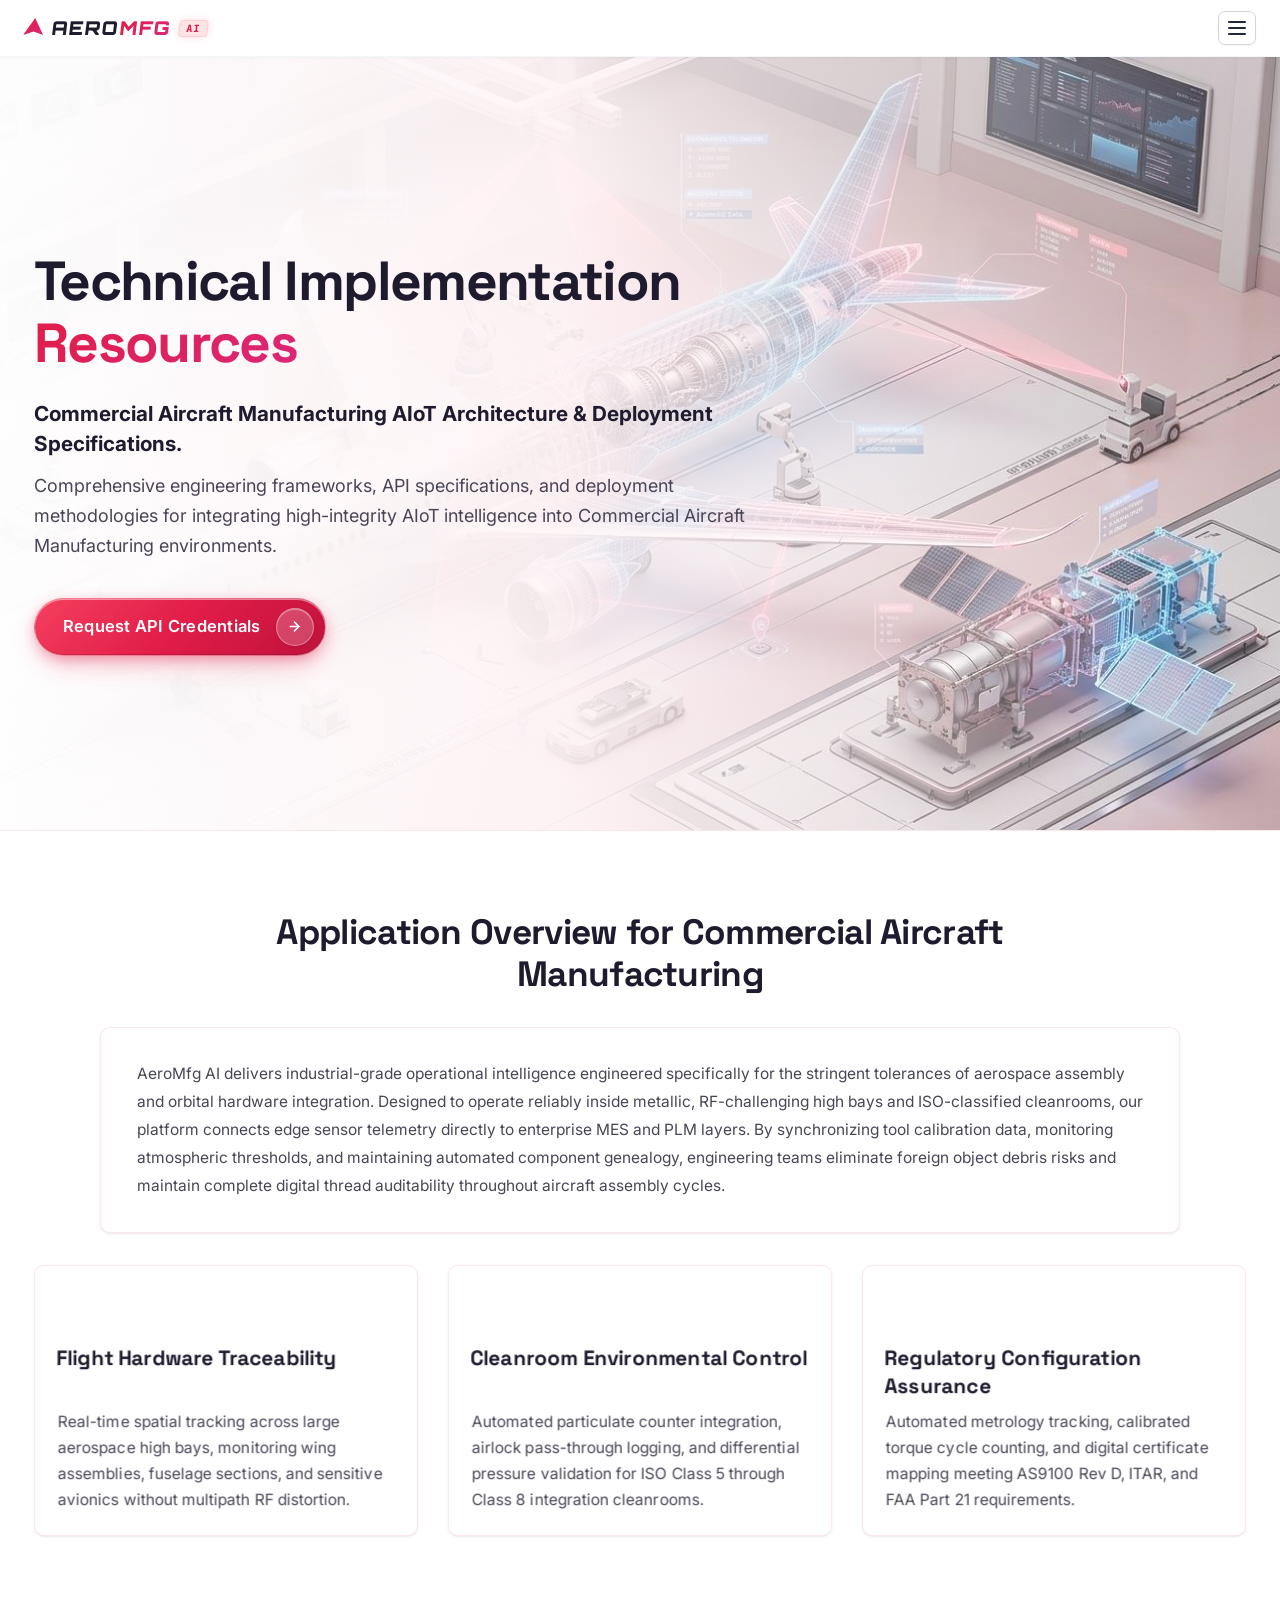
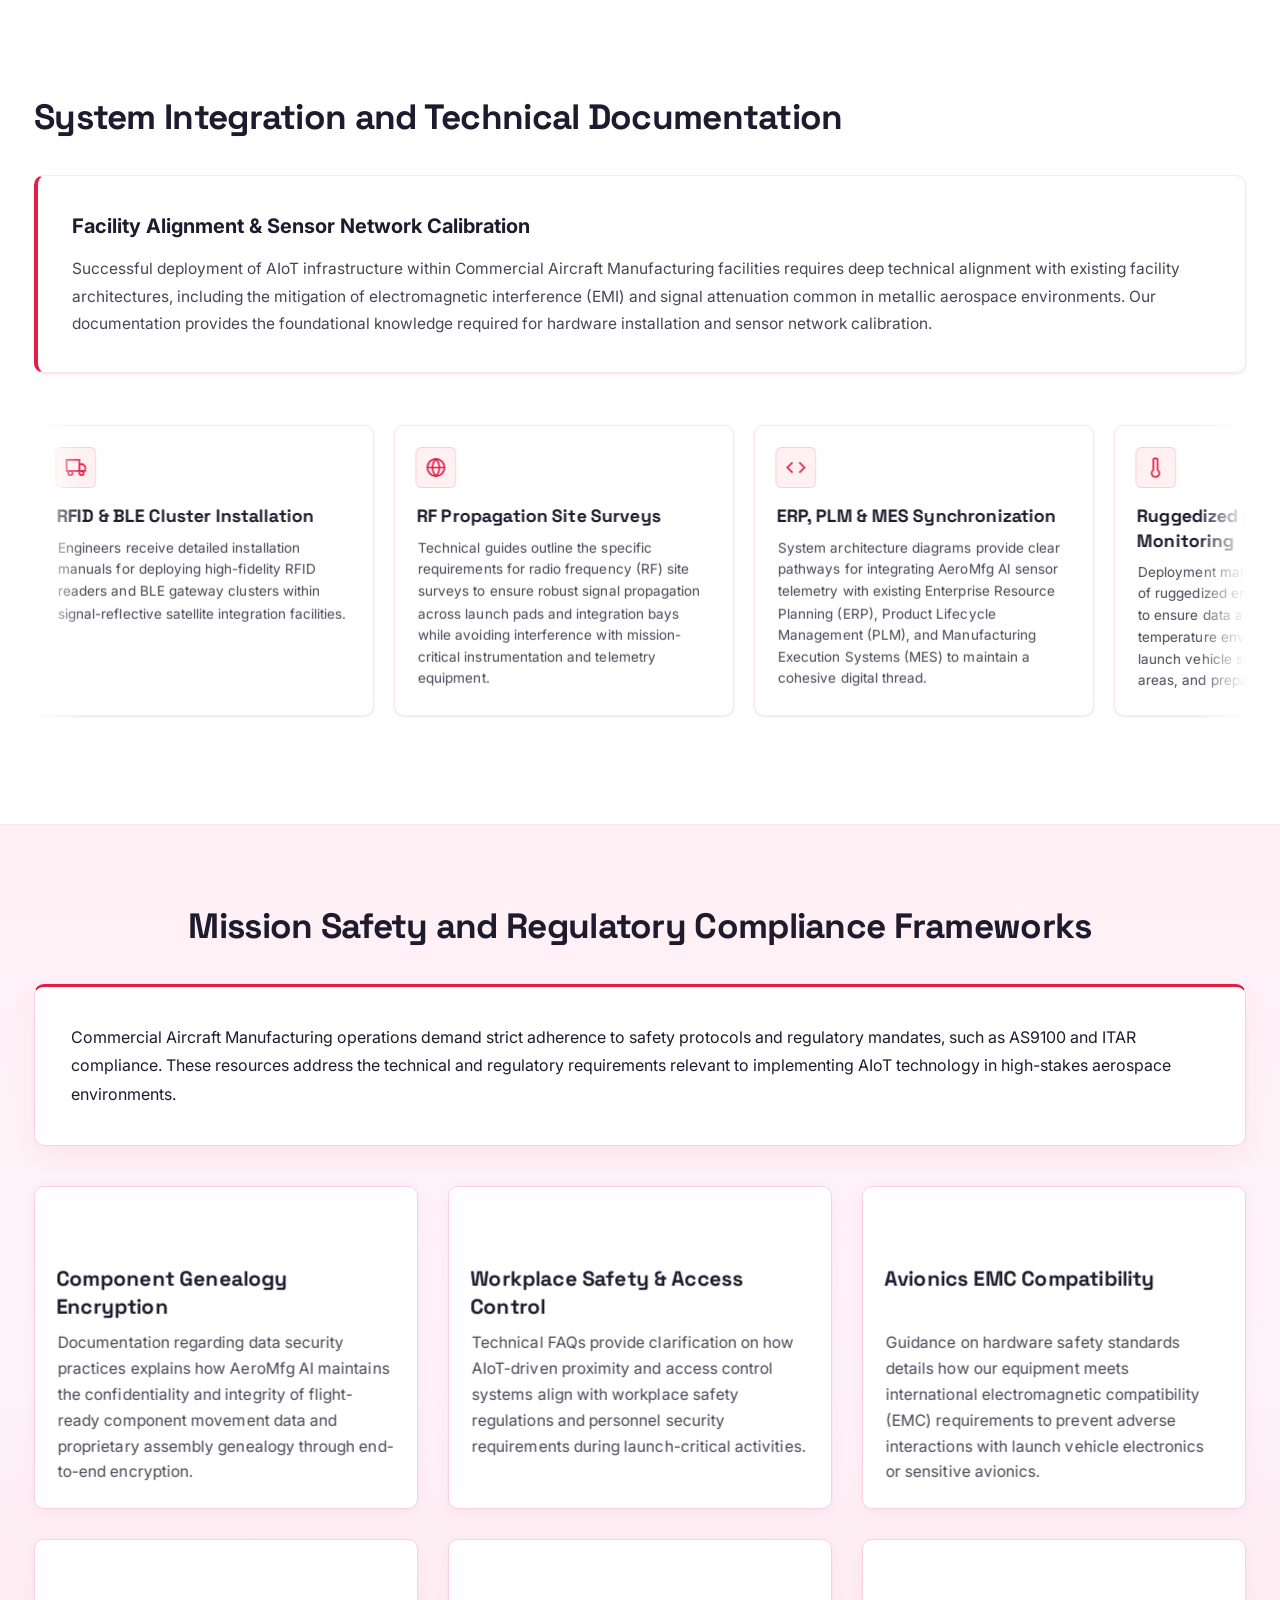
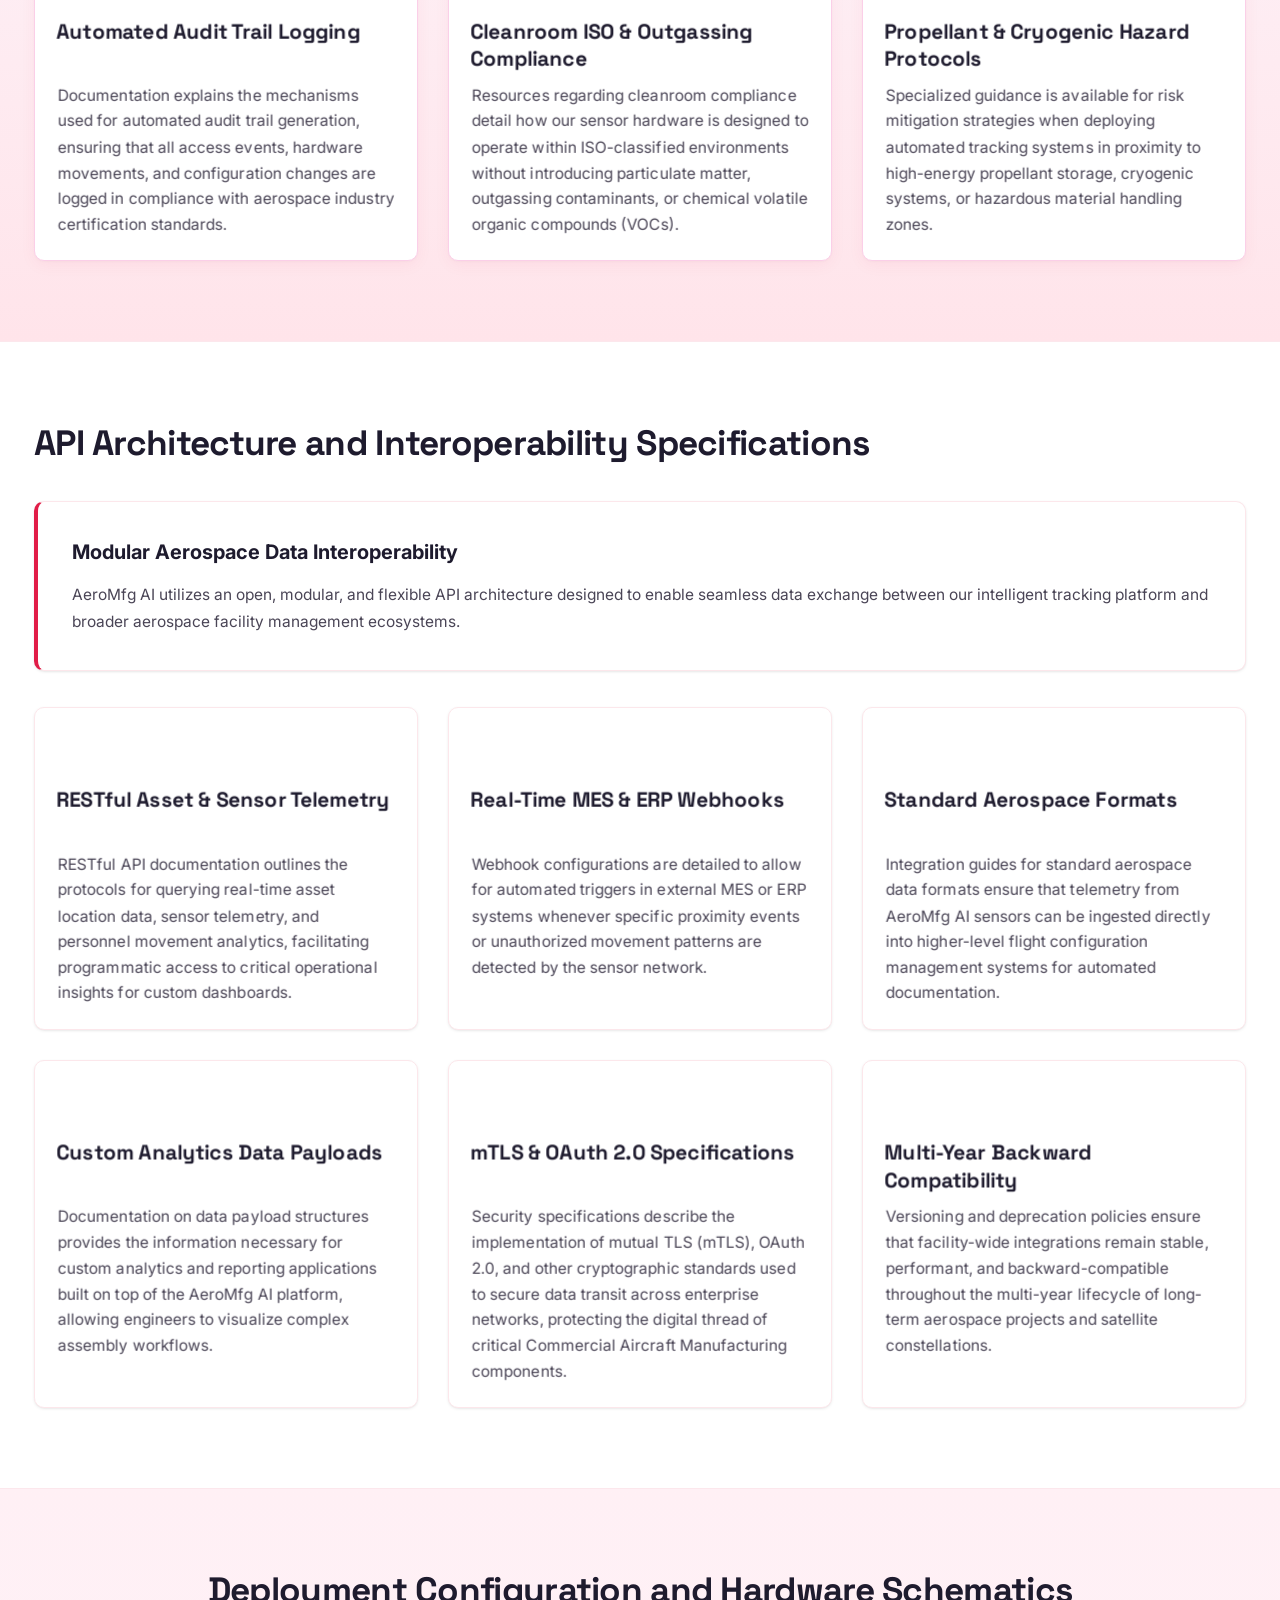
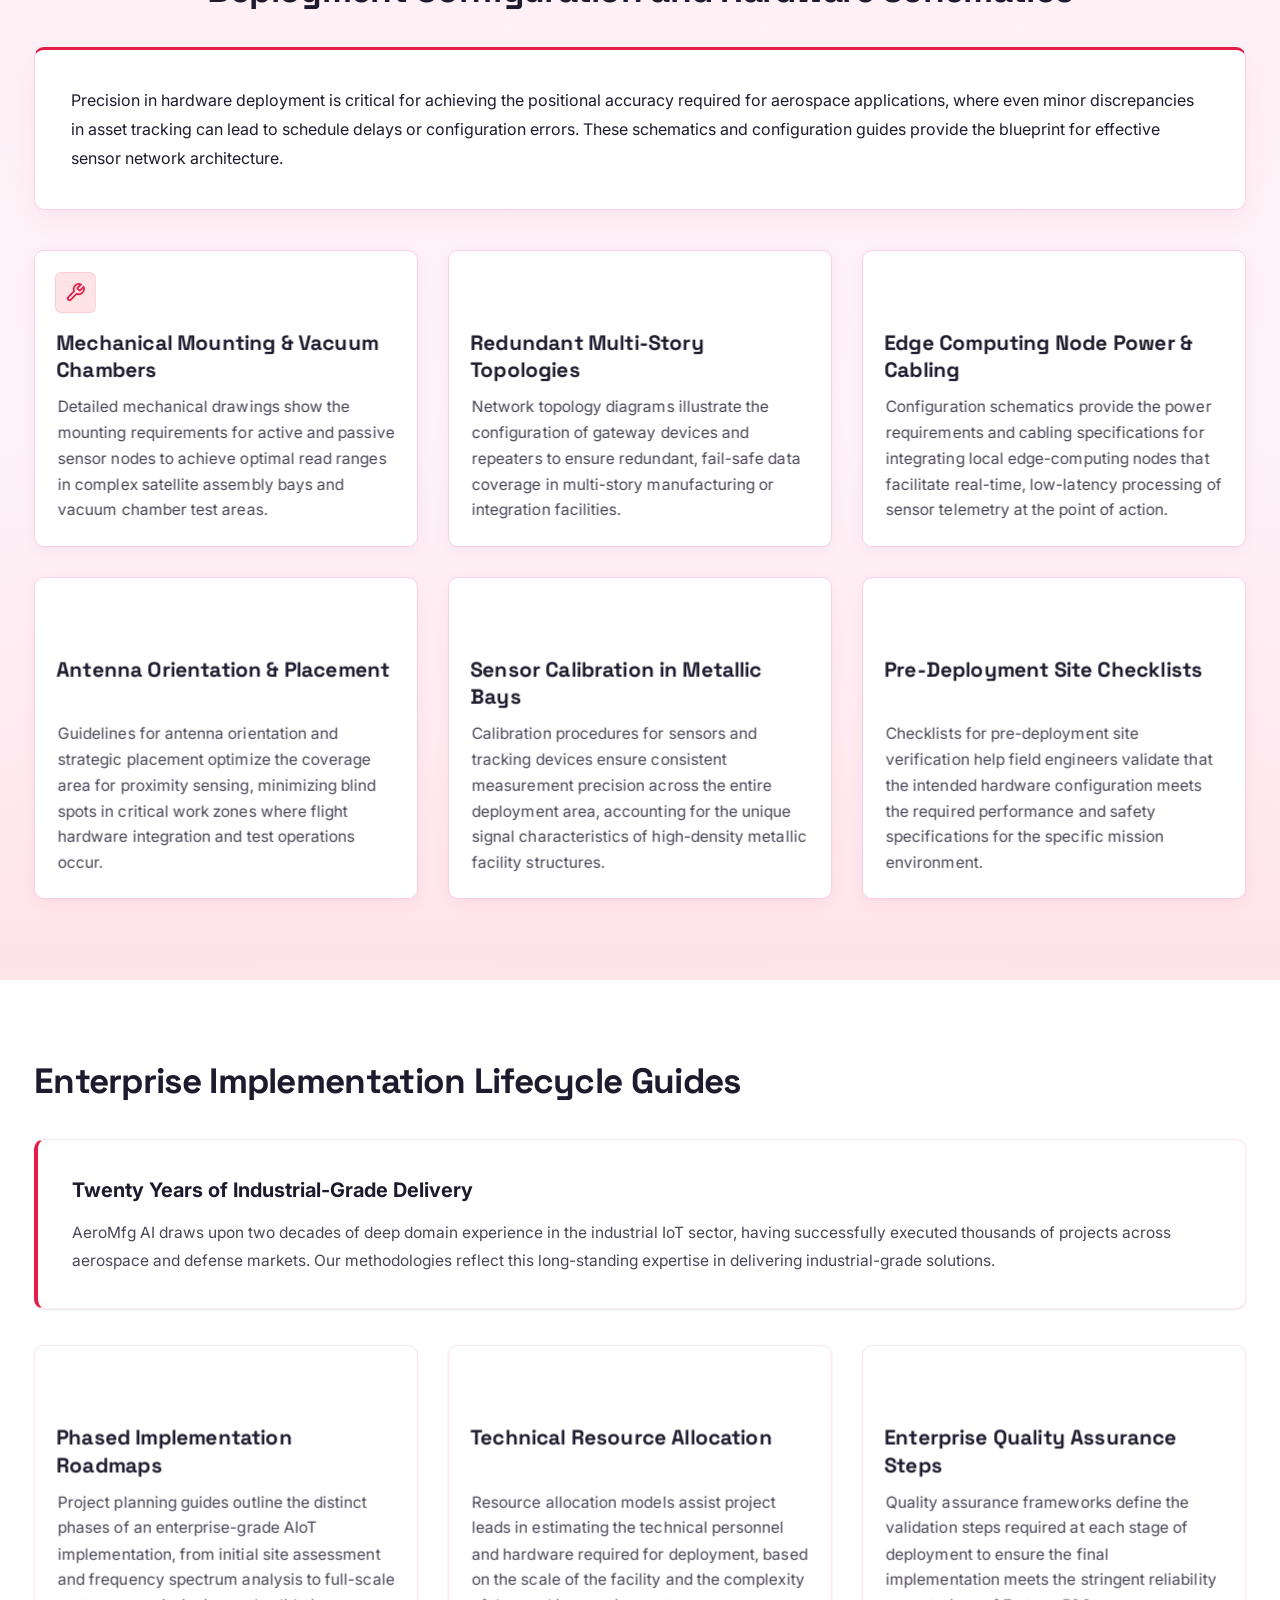
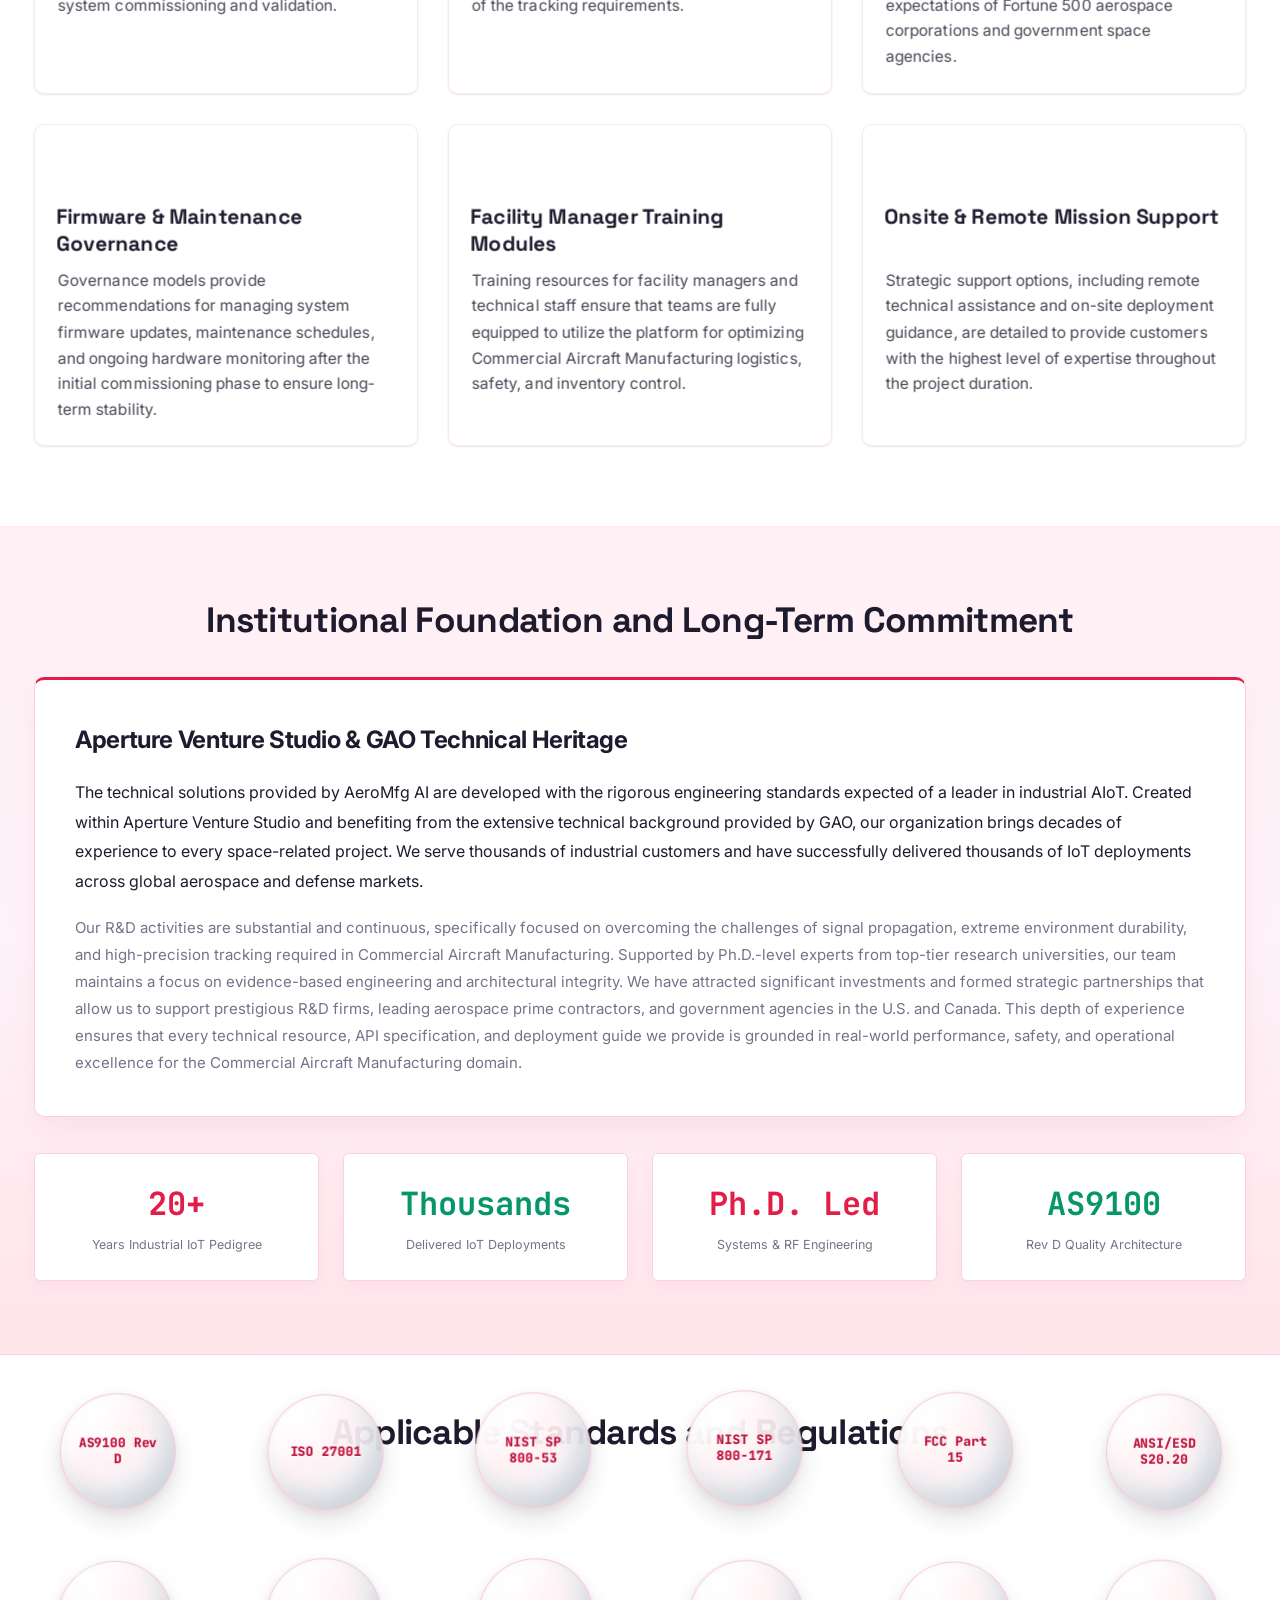
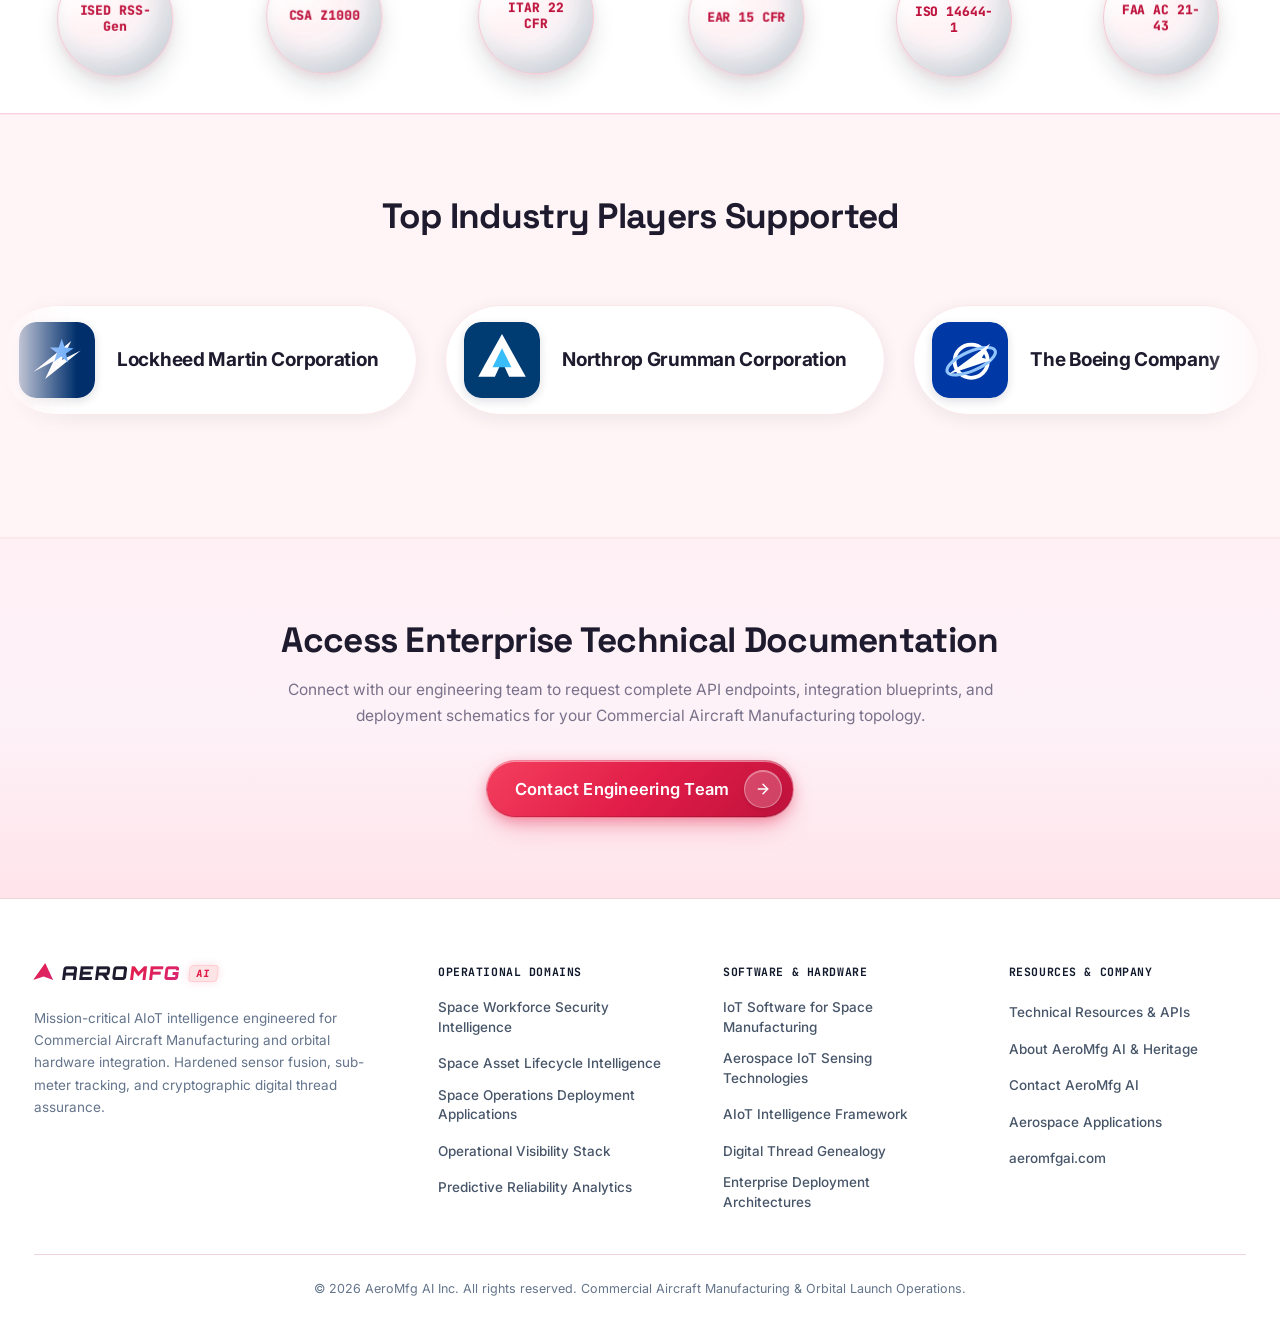
<file: technical-resources.html>
<!DOCTYPE html>
<html lang="en">
<head>
  <meta charset="UTF-8" />
  <meta name="viewport" content="width=device-width, initial-scale=1.0" />
  <title>Technical Resources for Commercial Aircraft Manufacturing AIoT Architecture | AeroMfg AI</title>
  <meta name="description" content="Access comprehensive technical documentation, RESTful API architecture specifications, and safety compliance frameworks for AeroMfg AI deployment in Commercial Aircraft Manufacturing and orbital hardware integration environments." />
  <meta name="keywords" content="Technical Resources AeroMfg AI, Commercial Aircraft Manufacturing AIoT Architecture, RESTful API Architecture, System Integration Documentation, Mission Safety Frameworks, AS9100 Rev D, ITAR Compliance, Hardware Schematics, Aperture Venture Studio, GAO Heritage" />
  <meta name="theme-color" content="#fff5f7" />
  <link rel="canonical" href="https://aeromfgai.com/technical-resources" />

  <!-- Fonts -->
  <link rel="preconnect" href="https://fonts.googleapis.com" />
  <link rel="preconnect" href="https://fonts.gstatic.com" crossorigin />
  <link href="https://fonts.googleapis.com/css2?family=Orbitron:wght@700;800;900&family=Inter:wght@400;500;600;700&family=JetBrains+Mono:wght@400;500;600;700&family=Space+Grotesk:wght@600;700&display=swap" rel="stylesheet" />

  <!-- Stylesheet -->
  <link rel="stylesheet" href="styles.css" />

  <!-- JSON-LD Structured Data -->
  <script type="application/ld+json">
  {
    "@context": "https://schema.org",
    "@graph": [
      {
        "@type": "TechArticle",
        "@id": "https://aeromfgai.com/technical-resources#article",
        "url": "https://aeromfgai.com/technical-resources",
        "name": "Technical Resources for Commercial Aircraft Manufacturing AIoT Architecture",
        "headline": "Technical Implementation Resources for Commercial Aircraft Manufacturing AIoT",
        "description": "Access comprehensive technical documentation, RESTful API architecture specifications, and safety compliance frameworks for AeroMfg AI deployment in Commercial Aircraft Manufacturing and orbital hardware integration environments.",
        "isPartOf": {
          "@type": "WebSite",
          "@id": "https://aeromfgai.com/#website",
          "name": "AeroMfg AI",
          "url": "https://aeromfgai.com/"
        },
        "breadcrumb": {
          "@type": "BreadcrumbList",
          "itemListElement": [
            {
              "@type": "ListItem",
              "position": 1,
              "name": "Home",
              "item": "https://aeromfgai.com/"
            },
            {
              "@type": "ListItem",
              "position": 2,
              "name": "Technical Resources",
              "item": "https://aeromfgai.com/technical-resources"
            }
          ]
        }
      },
      {
        "@type": "Organization",
        "@id": "https://aeromfgai.com/#organization",
        "name": "AeroMfg AI",
        "url": "https://aeromfgai.com/",
        "logo": "https://aeromfgai.com/assets/aeromfgai-logo.svg",
        "foundingLocation": "Aperture Venture Studio"
      }
    ]
  }
  </script>
</head>
<body>

  <!-- PURE CSS NAVIGATION DRAWER CONTROLLER (ZERO JAVASCRIPT) -->
  <input type="checkbox" id="drawer-toggle" class="drawer-toggle-input" />
  <div class="mobile-drawer-backdrop">
    <label for="drawer-toggle" class="mobile-drawer-overlay" aria-label="Close Navigation Menu"></label>
    <div class="mobile-drawer">
      <div class="mobile-drawer-head">
        <a href="index.html" class="brand-logo-link" title="AeroMfg AI">
          <span class="text-logo"><span class="delta-mark" aria-hidden="true"></span><span class="brand-text"><span class="text-aero">AERO</span><span class="text-mfg">MFG</span></span><span class="ai-chip">AI</span></span>
        </a>
        <label for="drawer-toggle" class="modal-close-btn" aria-label="Close Menu">&times;</label>
      </div>

      <nav class="mobile-nav-links">
        <a href="space-workforce-security-intelligence.html" class="mobile-nav-link">Space Workforce Security Intelligence</a>
        <a href="space-asset-lifecycle-intelligence.html" class="mobile-nav-link">Space Asset Lifecycle Intelligence</a>
        <a href="iot-software-space-manufacturing.html" class="mobile-nav-link">IoT Software for Space Manufacturing</a>
        <a href="aerospace-iot-sensing-technologies.html" class="mobile-nav-link">Aerospace IoT Sensing Technologies</a>
        <a href="space-operations-deployment-applications.html" class="mobile-nav-link">Space Operations Deployment Applications</a>
        <a href="technical-resources.html" class="mobile-nav-link active">Technical Resources</a>
        <a href="about-aeromfgai-ai.html" class="mobile-nav-link">About AeroMfg AI</a>
      </nav>

      <div style="margin-top: auto; padding-top: 20px; border-top: 1px solid var(--border-subtle); display: flex; flex-direction: column; gap: 10px;">
        <a href="contact-aeromfgai-ai.html" class="btn btn-primary" style="width: 100%;">Contact AeroMfg AI</a>
      </div>
    </div>
  </div>

  <!-- STICKY MINIMALIST HEADER -->
  <header class="site-header">
    <div class="container header-inner">
      <a href="index.html" class="brand-logo-link" title="AeroMfg AI">
        <span class="text-logo"><span class="delta-mark" aria-hidden="true"></span><span class="brand-text"><span class="text-aero">AERO</span><span class="text-mfg">MFG</span></span><span class="ai-chip">AI</span></span>
      </a>

      <!-- Minimalist Hamburger Menu Button -->
      <label for="drawer-toggle" class="header-hamburger-btn" aria-label="Toggle Navigation Menu">
        <span class="hamburger-bar"></span>
        <span class="hamburger-bar"></span>
        <span class="hamburger-bar"></span>
      </label>
    </div>
  </header>

  <main>
    <!-- SUBPAGE HERO SECTION (FULL-PAGE IMMERSIVE BACKGROUND) -->
    <section class="subpage-hero hero-tech-resources-bg" id="overview">
      <div class="container">
        <div class="hero-content-block">
          <h1 class="hero-headline">
            Technical Implementation <span class="gradient-text">Resources</span>
          </h1>

          <p class="hero-description">
            <strong style="color: var(--text-heading); font-size: 1.15em; display: block; margin-bottom: 12px; line-height: 1.45;">
              Commercial Aircraft Manufacturing AIoT Architecture &amp; Deployment Specifications.
            </strong>
            Comprehensive engineering frameworks, API specifications, and deployment methodologies for integrating high-integrity AIoT intelligence into Commercial Aircraft Manufacturing environments.
          </p>

          <div class="hero-btn-row" style="margin-bottom: 0;">
            <a href="contact-aeromfgai-ai.html" class="hero-cta-btn">
              <span>Request API Credentials</span>
              <span class="cta-icon-circle" aria-hidden="true">
                <svg width="15" height="15" viewBox="0 0 24 24" fill="none" stroke="currentColor" stroke-width="2.4" stroke-linecap="round" stroke-linejoin="round" class="cta-arrow"><line x1="5" y1="12" x2="19" y2="12"/><polyline points="12 5 19 12 12 19"/></svg>
              </span>
            </a>
          </div>
        </div>
      </div>
    </section>

    <!-- SECTION: APPLICATION OVERVIEW FOR COMMERCIAL AIRCRAFT MANUFACTURING -->
    <section class="section-wrap" id="application-overview">
      <div class="container">
        <div class="section-intro" style="text-align: center; max-width: 860px; margin: 0 auto 32px;">
          <h2 class="section-heading-lg" style="text-align: center; margin-bottom: 0;">Application Overview for Commercial Aircraft Manufacturing</h2>
        </div>

        <!-- Executive Narrative Card -->
        <article class="about-narrative-card" style="max-width: 1080px; margin: 0 auto 32px; padding: 32px 36px; background: #ffffff; border: 1px solid var(--border-subtle); border-radius: var(--radius-md); box-shadow: var(--shadow-card);">
          <p style="font-size: 15.5px; line-height: 1.8; color: var(--text-body); margin: 0;">
            AeroMfg AI delivers industrial-grade operational intelligence engineered specifically for the stringent tolerances of aerospace assembly and orbital hardware integration. Designed to operate reliably inside metallic, RF-challenging high bays and ISO-classified cleanrooms, our platform connects edge sensor telemetry directly to enterprise MES and PLM layers. By synchronizing tool calibration data, monitoring atmospheric thresholds, and maintaining automated component genealogy, engineering teams eliminate foreign object debris risks and maintain complete digital thread auditability throughout aircraft assembly cycles.
          </p>
        </article>

        <!-- 3 Structured Professional Capability Pillars -->
        <div class="module-grid-3">
          <article class="module-card">
            <div class="module-card-icon" aria-hidden="true">
              <svg width="20" height="20" viewBox="0 0 24 24" fill="none" stroke="currentColor" stroke-width="2" stroke-linecap="round" stroke-linejoin="round"><path d="M21 16V8a2 2 0 0 0-1-1.73l-7-4a2 2 0 0 0-2 0l-7 4A2 2 0 0 0 3 8v8a2 2 0 0 0 1 1.73l7 4a2 2 0 0 0 2 0l7-4A2 2 0 0 0 21 16z"/><polyline points="3.27 6.96 12 12.01 20.73 6.96"/><line x1="12" y1="22.08" x2="12" y2="12"/></svg>
            </div>
            <h3 class="module-card-title">Flight Hardware Traceability</h3>
            <p class="module-card-text">
              Real-time spatial tracking across large aerospace high bays, monitoring wing assemblies, fuselage sections, and sensitive avionics without multipath RF distortion.
            </p>
          </article>

          <article class="module-card">
            <div class="module-card-icon" aria-hidden="true">
              <svg width="20" height="20" viewBox="0 0 24 24" fill="none" stroke="currentColor" stroke-width="2" stroke-linecap="round" stroke-linejoin="round"><path d="M12 2.69l5.66 5.66a8 8 0 1 1-11.31 0z"/><path d="M12 22.08V12"/></svg>
            </div>
            <h3 class="module-card-title">Cleanroom Environmental Control</h3>
            <p class="module-card-text">
              Automated particulate counter integration, airlock pass-through logging, and differential pressure validation for ISO Class 5 through Class 8 integration cleanrooms.
            </p>
          </article>

          <article class="module-card">
            <div class="module-card-icon" aria-hidden="true">
              <svg width="20" height="20" viewBox="0 0 24 24" fill="none" stroke="currentColor" stroke-width="2" stroke-linecap="round" stroke-linejoin="round"><path d="M12 22s8-4 8-10V5l-8-3-8 3v7c0 6 8 10 8 10z"/><polyline points="9 12 11 14 15 10"/></svg>
            </div>
            <h3 class="module-card-title">Regulatory Configuration Assurance</h3>
            <p class="module-card-text">
              Automated metrology tracking, calibrated torque cycle counting, and digital certificate mapping meeting AS9100 Rev D, ITAR, and FAA Part 21 requirements.
            </p>
          </article>
        </div>
      </div>
    </section>

    <!-- SECTION 1: SYSTEM INTEGRATION AND TECHNICAL DOCUMENTATION -->
    <section class="section-wrap" id="system-integration">
      <div class="container">
        <div class="section-intro">
          <h2 class="section-heading-lg">System Integration and Technical Documentation</h2>
        </div>

        <!-- Executive Narrative Card -->
        <article style="background: #ffffff; padding: 34px; border-radius: var(--radius-md); border: 1px solid var(--border-subtle); border-left: 4px solid var(--brand-blue); box-shadow: var(--shadow-card); margin-bottom: 36px;">
          <h3 style="font-size: 20px; font-weight: 700; color: var(--text-heading); margin-bottom: 12px;">
            Facility Alignment &amp; Sensor Network Calibration
          </h3>
          <p style="font-size: 15.5px; line-height: 1.8; color: var(--text-body); margin: 0;">
            Successful deployment of AIoT infrastructure within Commercial Aircraft Manufacturing facilities requires deep technical alignment with existing facility architectures, including the mitigation of electromagnetic interference (EMI) and signal attenuation common in metallic aerospace environments. Our documentation provides the foundational knowledge required for hardware installation and sensor network calibration.
          </p>
        </article>

        <!-- Horizontal Auto-Moving Technical Feature Cards Track (Left to Right) -->
        <div class="marquee-slider-wrap" aria-label="System integration and technical documentation feature cards">
          <div class="marquee-group">
            <article class="module-card">
              <div class="module-card-icon" aria-hidden="true">
                <svg width="20" height="20" viewBox="0 0 24 24" fill="none" stroke="currentColor" stroke-width="2"><rect x="1" y="3" width="15" height="13"/><polygon points="16 8 20 8 23 11 23 16 16 16 8"/><circle cx="5.5" cy="18.5" r="2.5"/><circle cx="18.5" cy="18.5" r="2.5"/></svg>
              </div>
              <h3 class="module-card-title">RFID &amp; BLE Cluster Installation</h3>
              <p class="module-card-text">
                Engineers receive detailed installation manuals for deploying high-fidelity RFID readers and BLE gateway clusters within signal-reflective satellite integration facilities.
              </p>
            </article>

            <article class="module-card">
              <div class="module-card-icon" aria-hidden="true">
                <svg width="20" height="20" viewBox="0 0 24 24" fill="none" stroke="currentColor" stroke-width="2"><circle cx="12" cy="12" r="10"/><path d="M12 2a14.5 14.5 0 0 0 0 20 14.5 14.5 0 0 0 0-20"/><path d="M2 12h20"/></svg>
              </div>
              <h3 class="module-card-title">RF Propagation Site Surveys</h3>
              <p class="module-card-text">
                Technical guides outline the specific requirements for radio frequency (RF) site surveys to ensure robust signal propagation across launch pads and integration bays while avoiding interference with mission-critical instrumentation and telemetry equipment.
              </p>
            </article>

            <article class="module-card">
              <div class="module-card-icon" aria-hidden="true">
                <svg width="20" height="20" viewBox="0 0 24 24" fill="none" stroke="currentColor" stroke-width="2"><polyline points="16 18 22 12 16 6"/><polyline points="8 6 2 12 8 18"/></svg>
              </div>
              <h3 class="module-card-title">ERP, PLM &amp; MES Synchronization</h3>
              <p class="module-card-text">
                System architecture diagrams provide clear pathways for integrating AeroMfg AI sensor telemetry with existing Enterprise Resource Planning (ERP), Product Lifecycle Management (PLM), and Manufacturing Execution Systems (MES) to maintain a cohesive digital thread.
              </p>
            </article>

            <article class="module-card">
              <div class="module-card-icon" aria-hidden="true">
                <svg width="20" height="20" viewBox="0 0 24 24" fill="none" stroke="currentColor" stroke-width="2"><path d="M14 14.76V3.5a2.5 2.5 0 0 0-5 0v11.26a4.5 4.5 0 1 0 5 0z"/></svg>
              </div>
              <h3 class="module-card-title">Ruggedized Environmental Monitoring</h3>
              <p class="module-card-text">
                Deployment manuals detail the configuration of ruggedized environmental monitoring units to ensure data accuracy in extreme-temperature environments often found in launch vehicle storage, propellant handling areas, and preparation hangars.
              </p>
            </article>

            <article class="module-card">
              <div class="module-card-icon" aria-hidden="true">
                <svg width="20" height="20" viewBox="0 0 24 24" fill="none" stroke="currentColor" stroke-width="2"><path d="M12 22s8-4 8-10V5l-8-3-8 3v7c0 6 8 10 8 10z"/></svg>
              </div>
              <h3 class="module-card-title">Secure Wireless Mesh Topologies</h3>
              <p class="module-card-text">
                Configuration guides describe the methodologies for establishing secure, encrypted wireless mesh network topologies that maintain data integrity even in environments characterized by high electrical noise.
              </p>
            </article>

            <article class="module-card">
              <div class="module-card-icon" aria-hidden="true">
                <svg width="20" height="20" viewBox="0 0 24 24" fill="none" stroke="currentColor" stroke-width="2"><circle cx="12" cy="12" r="10"/><polyline points="12 6 12 12 14 14"/></svg>
              </div>
              <h3 class="module-card-title">Diagnostic &amp; Latency Protocols</h3>
              <p class="module-card-text">
                Troubleshooting protocols assist technical staff in identifying and resolving connectivity or latency issues to maintain the continuous data streams required for real-time asset visibility and mission assurance.
              </p>
            </article>
          </div>

          <div class="marquee-group" aria-hidden="true">
            <article class="module-card">
              <div class="module-card-icon" aria-hidden="true">
                <svg width="20" height="20" viewBox="0 0 24 24" fill="none" stroke="currentColor" stroke-width="2"><rect x="1" y="3" width="15" height="13"/><polygon points="16 8 20 8 23 11 23 16 16 16 8"/><circle cx="5.5" cy="18.5" r="2.5"/><circle cx="18.5" cy="18.5" r="2.5"/></svg>
              </div>
              <h3 class="module-card-title">RFID &amp; BLE Cluster Installation</h3>
              <p class="module-card-text">
                Engineers receive detailed installation manuals for deploying high-fidelity RFID readers and BLE gateway clusters within signal-reflective satellite integration facilities.
              </p>
            </article>

            <article class="module-card">
              <div class="module-card-icon" aria-hidden="true">
                <svg width="20" height="20" viewBox="0 0 24 24" fill="none" stroke="currentColor" stroke-width="2"><circle cx="12" cy="12" r="10"/><path d="M12 2a14.5 14.5 0 0 0 0 20 14.5 14.5 0 0 0 0-20"/><path d="M2 12h20"/></svg>
              </div>
              <h3 class="module-card-title">RF Propagation Site Surveys</h3>
              <p class="module-card-text">
                Technical guides outline the specific requirements for radio frequency (RF) site surveys to ensure robust signal propagation across launch pads and integration bays while avoiding interference with mission-critical instrumentation and telemetry equipment.
              </p>
            </article>

            <article class="module-card">
              <div class="module-card-icon" aria-hidden="true">
                <svg width="20" height="20" viewBox="0 0 24 24" fill="none" stroke="currentColor" stroke-width="2"><polyline points="16 18 22 12 16 6"/><polyline points="8 6 2 12 8 18"/></svg>
              </div>
              <h3 class="module-card-title">ERP, PLM &amp; MES Synchronization</h3>
              <p class="module-card-text">
                System architecture diagrams provide clear pathways for integrating AeroMfg AI sensor telemetry with existing Enterprise Resource Planning (ERP), Product Lifecycle Management (PLM), and Manufacturing Execution Systems (MES) to maintain a cohesive digital thread.
              </p>
            </article>

            <article class="module-card">
              <div class="module-card-icon" aria-hidden="true">
                <svg width="20" height="20" viewBox="0 0 24 24" fill="none" stroke="currentColor" stroke-width="2"><path d="M14 14.76V3.5a2.5 2.5 0 0 0-5 0v11.26a4.5 4.5 0 1 0 5 0z"/></svg>
              </div>
              <h3 class="module-card-title">Ruggedized Environmental Monitoring</h3>
              <p class="module-card-text">
                Deployment manuals detail the configuration of ruggedized environmental monitoring units to ensure data accuracy in extreme-temperature environments often found in launch vehicle storage, propellant handling areas, and preparation hangars.
              </p>
            </article>

            <article class="module-card">
              <div class="module-card-icon" aria-hidden="true">
                <svg width="20" height="20" viewBox="0 0 24 24" fill="none" stroke="currentColor" stroke-width="2"><path d="M12 22s8-4 8-10V5l-8-3-8 3v7c0 6 8 10 8 10z"/></svg>
              </div>
              <h3 class="module-card-title">Secure Wireless Mesh Topologies</h3>
              <p class="module-card-text">
                Configuration guides describe the methodologies for establishing secure, encrypted wireless mesh network topologies that maintain data integrity even in environments characterized by high electrical noise.
              </p>
            </article>

            <article class="module-card">
              <div class="module-card-icon" aria-hidden="true">
                <svg width="20" height="20" viewBox="0 0 24 24" fill="none" stroke="currentColor" stroke-width="2"><circle cx="12" cy="12" r="10"/><polyline points="12 6 12 12 14 14"/></svg>
              </div>
              <h3 class="module-card-title">Diagnostic &amp; Latency Protocols</h3>
              <p class="module-card-text">
                Troubleshooting protocols assist technical staff in identifying and resolving connectivity or latency issues to maintain the continuous data streams required for real-time asset visibility and mission assurance.
              </p>
            </article>
          </div>
        </div>
      </div>
    </section>

    <!-- SECTION 2: MISSION SAFETY AND REGULATORY COMPLIANCE FRAMEWORKS (DARK THEME) -->
    <section class="section-wrap dark-bg" id="mission-safety">
      <div class="container">
        <div class="section-intro text-center">
          <h2 class="section-heading-lg">Mission Safety and Regulatory Compliance Frameworks</h2>
        </div>

        <!-- Executive Narrative Card -->
        <article style="background: #ffffff; border: 1px solid #fbcfe8; border-top: 3px solid #e11d48; border-radius: var(--radius-md); padding: 36px; box-shadow: 0 10px 30px -5px rgba(225, 29, 72, 0.08); margin-bottom: 40px;">
          <p style="font-size: 16px; line-height: 1.8; color: var(--text-heading); margin: 0;">
            Commercial Aircraft Manufacturing operations demand strict adherence to safety protocols and regulatory mandates, such as AS9100 and ITAR compliance. These resources address the technical and regulatory requirements relevant to implementing AIoT technology in high-stakes aerospace environments.
          </p>
        </article>

        <!-- 6 Safety & Compliance Cards Grid -->
        <div class="module-grid-3">
          <article class="module-card">
            <div class="module-card-icon" aria-hidden="true">
              <svg width="20" height="20" viewBox="0 0 24 24" fill="none" stroke="currentColor" stroke-width="2"><rect x="3" y="11" width="18" height="11" rx="2" ry="2"/><path d="M7 11V7a5 5 0 0 1 10 0v4"/></svg>
            </div>
            <h3 class="module-card-title">Component Genealogy Encryption</h3>
            <p class="module-card-text">
              Documentation regarding data security practices explains how AeroMfg AI maintains the confidentiality and integrity of flight-ready component movement data and proprietary assembly genealogy through end-to-end encryption.
            </p>
          </article>

          <article class="module-card">
            <div class="module-card-icon" aria-hidden="true">
              <svg width="20" height="20" viewBox="0 0 24 24" fill="none" stroke="currentColor" stroke-width="2"><path d="M17 21v-2a4 4 0 0 0-4-4H5a4 4 0 0 0-4 4v2"/><circle cx="9" cy="7" r="4"/><path d="M23 21v-2a4 4 0 0 0-3-3.87"/><path d="M16 3.13a4 4 0 0 1 0 7.75"/></svg>
            </div>
            <h3 class="module-card-title">Workplace Safety &amp; Access Control</h3>
            <p class="module-card-text">
              Technical FAQs provide clarification on how AIoT-driven proximity and access control systems align with workplace safety regulations and personnel security requirements during launch-critical activities.
            </p>
          </article>

          <article class="module-card">
            <div class="module-card-icon" aria-hidden="true">
              <svg width="20" height="20" viewBox="0 0 24 24" fill="none" stroke="currentColor" stroke-width="2"><polygon points="12 2 2 7 12 12 22 7 12 2"/><polyline points="2 17 12 22 22 17"/><polyline points="2 12 12 17 22 12"/></svg>
            </div>
            <h3 class="module-card-title">Avionics EMC Compatibility</h3>
            <p class="module-card-text">
              Guidance on hardware safety standards details how our equipment meets international electromagnetic compatibility (EMC) requirements to prevent adverse interactions with launch vehicle electronics or sensitive avionics.
            </p>
          </article>

          <article class="module-card">
            <div class="module-card-icon" aria-hidden="true">
              <svg width="20" height="20" viewBox="0 0 24 24" fill="none" stroke="currentColor" stroke-width="2"><circle cx="12" cy="12" r="10"/><polyline points="12 6 12 12 14 14"/></svg>
            </div>
            <h3 class="module-card-title">Automated Audit Trail Logging</h3>
            <p class="module-card-text">
              Documentation explains the mechanisms used for automated audit trail generation, ensuring that all access events, hardware movements, and configuration changes are logged in compliance with aerospace industry certification standards.
            </p>
          </article>

          <article class="module-card">
            <div class="module-card-icon" aria-hidden="true">
              <svg width="20" height="20" viewBox="0 0 24 24" fill="none" stroke="currentColor" stroke-width="2"><path d="M12 2.69l5.66 5.66a8 8 0 1 1-11.31 0z"/></svg>
            </div>
            <h3 class="module-card-title">Cleanroom ISO &amp; Outgassing Compliance</h3>
            <p class="module-card-text">
              Resources regarding cleanroom compliance detail how our sensor hardware is designed to operate within ISO-classified environments without introducing particulate matter, outgassing contaminants, or chemical volatile organic compounds (VOCs).
            </p>
          </article>

          <article class="module-card">
            <div class="module-card-icon" aria-hidden="true">
              <svg width="20" height="20" viewBox="0 0 24 24" fill="none" stroke="currentColor" stroke-width="2"><path d="M8.5 14.5A2.5 2.5 0 0 0 11 12c0-1.38-.5-2-1-3-1.072-2.143-.224-4.054 2-6 .5 2.5 2 4.9 4 6.5 2 1.6 3 3.5 3 5.5a7 7 0 1 1-14 0c0-1.153.433-2.294 1-3a2.5 2.5 0 0 0 2.5 2.5z"/></svg>
            </div>
            <h3 class="module-card-title">Propellant &amp; Cryogenic Hazard Protocols</h3>
            <p class="module-card-text">
              Specialized guidance is available for risk mitigation strategies when deploying automated tracking systems in proximity to high-energy propellant storage, cryogenic systems, or hazardous material handling zones.
            </p>
          </article>
        </div>
      </div>
    </section>

    <!-- SECTION 3: API ARCHITECTURE AND INTEROPERABILITY SPECIFICATIONS -->
    <section class="section-wrap" id="api-architecture">
      <div class="container">
        <div class="section-intro">
          <h2 class="section-heading-lg">API Architecture and Interoperability Specifications</h2>
        </div>

        <!-- Executive Narrative Card -->
        <article style="background: #ffffff; padding: 34px; border-radius: var(--radius-md); border: 1px solid var(--border-subtle); border-left: 4px solid var(--brand-blue); box-shadow: var(--shadow-card); margin-bottom: 36px;">
          <h3 style="font-size: 20px; font-weight: 700; color: var(--text-heading); margin-bottom: 12px;">
            Modular Aerospace Data Interoperability
          </h3>
          <p style="font-size: 15.5px; line-height: 1.8; color: var(--text-body); margin: 0;">
            AeroMfg AI utilizes an open, modular, and flexible API architecture designed to enable seamless data exchange between our intelligent tracking platform and broader aerospace facility management ecosystems.
          </p>
        </article>

        <!-- 6 API Specification Cards Grid -->
        <div class="module-grid-3">
          <article class="module-card">
            <div class="module-card-icon" aria-hidden="true">
              <svg width="20" height="20" viewBox="0 0 24 24" fill="none" stroke="currentColor" stroke-width="2"><polyline points="16 18 22 12 16 6"/><polyline points="8 6 2 12 8 18"/></svg>
            </div>
            <h3 class="module-card-title">RESTful Asset &amp; Sensor Telemetry</h3>
            <p class="module-card-text">
              RESTful API documentation outlines the protocols for querying real-time asset location data, sensor telemetry, and personnel movement analytics, facilitating programmatic access to critical operational insights for custom dashboards.
            </p>
          </article>

          <article class="module-card">
            <div class="module-card-icon" aria-hidden="true">
              <svg width="20" height="20" viewBox="0 0 24 24" fill="none" stroke="currentColor" stroke-width="2"><polygon points="13 2 3 14 12 14 11 22 21 10 12 10 13 2"/></svg>
            </div>
            <h3 class="module-card-title">Real-Time MES &amp; ERP Webhooks</h3>
            <p class="module-card-text">
              Webhook configurations are detailed to allow for automated triggers in external MES or ERP systems whenever specific proximity events or unauthorized movement patterns are detected by the sensor network.
            </p>
          </article>

          <article class="module-card">
            <div class="module-card-icon" aria-hidden="true">
              <svg width="20" height="20" viewBox="0 0 24 24" fill="none" stroke="currentColor" stroke-width="2"><path d="M14 2H6a2 2 0 0 0-2 2v16a2 2 0 0 0 2 2h12a2 2 0 0 0 2-2V8z"/><polyline points="14 2 14 8 20 8"/><line x1="16" y1="13" x2="8" y2="13"/><line x1="16" y1="17" x2="8" y2="17"/><polyline points="10 9 9 9 8 9"/></svg>
            </div>
            <h3 class="module-card-title">Standard Aerospace Formats</h3>
            <p class="module-card-text">
              Integration guides for standard aerospace data formats ensure that telemetry from AeroMfg AI sensors can be ingested directly into higher-level flight configuration management systems for automated documentation.
            </p>
          </article>

          <article class="module-card">
            <div class="module-card-icon" aria-hidden="true">
              <svg width="20" height="20" viewBox="0 0 24 24" fill="none" stroke="currentColor" stroke-width="2"><path d="M21 16V8a2 2 0 0 0-1-1.73l-7-4a2 2 0 0 0-2 0l-7 4A2 2 0 0 0 3 8v8a2 2 0 0 0 1 1.73l7 4a2 2 0 0 0 2 0l7-4A2 2 0 0 0 21 16z"/></svg>
            </div>
            <h3 class="module-card-title">Custom Analytics Data Payloads</h3>
            <p class="module-card-text">
              Documentation on data payload structures provides the information necessary for custom analytics and reporting applications built on top of the AeroMfg AI platform, allowing engineers to visualize complex assembly workflows.
            </p>
          </article>

          <article class="module-card">
            <div class="module-card-icon" aria-hidden="true">
              <svg width="20" height="20" viewBox="0 0 24 24" fill="none" stroke="currentColor" stroke-width="2"><rect x="3" y="11" width="18" height="11" rx="2" ry="2"/><path d="M7 11V7a5 5 0 0 1 10 0v4"/></svg>
            </div>
            <h3 class="module-card-title">mTLS &amp; OAuth 2.0 Specifications</h3>
            <p class="module-card-text">
              Security specifications describe the implementation of mutual TLS (mTLS), OAuth 2.0, and other cryptographic standards used to secure data transit across enterprise networks, protecting the digital thread of critical Commercial Aircraft Manufacturing components.
            </p>
          </article>

          <article class="module-card">
            <div class="module-card-icon" aria-hidden="true">
              <svg width="20" height="20" viewBox="0 0 24 24" fill="none" stroke="currentColor" stroke-width="2"><circle cx="12" cy="12" r="10"/><polyline points="12 6 12 12 14 14"/></svg>
            </div>
            <h3 class="module-card-title">Multi-Year Backward Compatibility</h3>
            <p class="module-card-text">
              Versioning and deprecation policies ensure that facility-wide integrations remain stable, performant, and backward-compatible throughout the multi-year lifecycle of long-term aerospace projects and satellite constellations.
            </p>
          </article>
        </div>
      </div>
    </section>

    <!-- SECTION 4: DEPLOYMENT CONFIGURATION AND HARDWARE SCHEMATICS (DARK THEME) -->
    <section class="section-wrap dark-bg" id="hardware-schematics">
      <div class="container">
        <div class="section-intro text-center">
          <h2 class="section-heading-lg">Deployment Configuration and Hardware Schematics</h2>
        </div>

        <!-- Executive Narrative Card -->
        <article style="background: #ffffff; border: 1px solid #fbcfe8; border-top: 3px solid #e11d48; border-radius: var(--radius-md); padding: 36px; box-shadow: 0 10px 30px -5px rgba(225, 29, 72, 0.08); margin-bottom: 40px;">
          <p style="font-size: 16px; line-height: 1.8; color: var(--text-heading); margin: 0;">
            Precision in hardware deployment is critical for achieving the positional accuracy required for aerospace applications, where even minor discrepancies in asset tracking can lead to schedule delays or configuration errors. These schematics and configuration guides provide the blueprint for effective sensor network architecture.
          </p>
        </article>

        <!-- 6 Schematics Cards Grid -->
        <div class="module-grid-3">
          <article class="module-card">
            <div class="module-card-icon" aria-hidden="true">
              <svg width="20" height="20" viewBox="0 0 24 24" fill="none" stroke="currentColor" stroke-width="2"><path d="M14.7 6.3a1 1 0 0 0 0 1.4l1.6 1.6a1 1 0 0 0 1.4 0l3.77-3.77a6 6 0 0 1-7.94 7.94l-6.91 6.91a2.12 2.12 0 0 1-3-3l6.91-6.91a6 6 0 0 1 7.94-7.94l-3.76 3.76z"/></svg>
            </div>
            <h3 class="module-card-title">Mechanical Mounting &amp; Vacuum Chambers</h3>
            <p class="module-card-text">
              Detailed mechanical drawings show the mounting requirements for active and passive sensor nodes to achieve optimal read ranges in complex satellite assembly bays and vacuum chamber test areas.
            </p>
          </article>

          <article class="module-card">
            <div class="module-card-icon" aria-hidden="true">
              <svg width="20" height="20" viewBox="0 0 24 24" fill="none" stroke="currentColor" stroke-width="2"><rect x="2" y="2" width="20" height="8" rx="2" ry="2"/><rect x="2" y="14" width="20" height="8" rx="2" ry="2"/><line x1="6" y1="6" x2="6.01" y2="6"/><line x1="6" y1="18" x2="6.01" y2="18"/></svg>
            </div>
            <h3 class="module-card-title">Redundant Multi-Story Topologies</h3>
            <p class="module-card-text">
              Network topology diagrams illustrate the configuration of gateway devices and repeaters to ensure redundant, fail-safe data coverage in multi-story manufacturing or integration facilities.
            </p>
          </article>

          <article class="module-card">
            <div class="module-card-icon" aria-hidden="true">
              <svg width="20" height="20" viewBox="0 0 24 24" fill="none" stroke="currentColor" stroke-width="2"><polygon points="13 2 3 14 12 14 11 22 21 10 12 10 13 2"/></svg>
            </div>
            <h3 class="module-card-title">Edge Computing Node Power &amp; Cabling</h3>
            <p class="module-card-text">
              Configuration schematics provide the power requirements and cabling specifications for integrating local edge-computing nodes that facilitate real-time, low-latency processing of sensor telemetry at the point of action.
            </p>
          </article>

          <article class="module-card">
            <div class="module-card-icon" aria-hidden="true">
              <svg width="20" height="20" viewBox="0 0 24 24" fill="none" stroke="currentColor" stroke-width="2"><path d="M2 12h20M12 2a15.3 15.3 0 0 1 4 10 15.3 15.3 0 0 1-4 10 15.3 15.3 0 0 1-4-10 15.3 15.3 0 0 1 4-10z"/></svg>
            </div>
            <h3 class="module-card-title">Antenna Orientation &amp; Placement</h3>
            <p class="module-card-text">
              Guidelines for antenna orientation and strategic placement optimize the coverage area for proximity sensing, minimizing blind spots in critical work zones where flight hardware integration and test operations occur.
            </p>
          </article>

          <article class="module-card">
            <div class="module-card-icon" aria-hidden="true">
              <svg width="20" height="20" viewBox="0 0 24 24" fill="none" stroke="currentColor" stroke-width="2"><circle cx="12" cy="12" r="10"/><path d="m4.93 4.93 4.24 4.24"/><path d="m14.83 9.17 4.24-4.24"/><path d="m14.83 14.83 4.24 4.24"/><path d="m9.17 14.83-4.24 4.24"/></svg>
            </div>
            <h3 class="module-card-title">Sensor Calibration in Metallic Bays</h3>
            <p class="module-card-text">
              Calibration procedures for sensors and tracking devices ensure consistent measurement precision across the entire deployment area, accounting for the unique signal characteristics of high-density metallic facility structures.
            </p>
          </article>

          <article class="module-card">
            <div class="module-card-icon" aria-hidden="true">
              <svg width="20" height="20" viewBox="0 0 24 24" fill="none" stroke="currentColor" stroke-width="2"><path d="M22 11.08V12a10 10 0 1 1-5.93-9.14"/><polyline points="22 4 12 14.01 9 11.01"/></svg>
            </div>
            <h3 class="module-card-title">Pre-Deployment Site Checklists</h3>
            <p class="module-card-text">
              Checklists for pre-deployment site verification help field engineers validate that the intended hardware configuration meets the required performance and safety specifications for the specific mission environment.
            </p>
          </article>
        </div>
      </div>
    </section>

    <!-- SECTION 5: ENTERPRISE IMPLEMENTATION LIFECYCLE GUIDES -->
    <section class="section-wrap" id="implementation-lifecycle">
      <div class="container">
        <div class="section-intro">
          <h2 class="section-heading-lg">Enterprise Implementation Lifecycle Guides</h2>
        </div>

        <!-- Executive Narrative Card -->
        <article style="background: #ffffff; padding: 34px; border-radius: var(--radius-md); border: 1px solid var(--border-subtle); border-left: 4px solid var(--brand-blue); box-shadow: var(--shadow-card); margin-bottom: 36px;">
          <h3 style="font-size: 20px; font-weight: 700; color: var(--text-heading); margin-bottom: 12px;">
            Twenty Years of Industrial-Grade Delivery
          </h3>
          <p style="font-size: 15.5px; line-height: 1.8; color: var(--text-body); margin: 0;">
            AeroMfg AI draws upon two decades of deep domain experience in the industrial IoT sector, having successfully executed thousands of projects across aerospace and defense markets. Our methodologies reflect this long-standing expertise in delivering industrial-grade solutions.
          </p>
        </article>

        <!-- 6 Lifecycle Cards Grid -->
        <div class="module-grid-3">
          <article class="module-card">
            <div class="module-card-icon" aria-hidden="true">
              <svg width="20" height="20" viewBox="0 0 24 24" fill="none" stroke="currentColor" stroke-width="2"><polyline points="22 12 18 12 15 21 9 3 6 12 2 12"/></svg>
            </div>
            <h3 class="module-card-title">Phased Implementation Roadmaps</h3>
            <p class="module-card-text">
              Project planning guides outline the distinct phases of an enterprise-grade AIoT implementation, from initial site assessment and frequency spectrum analysis to full-scale system commissioning and validation.
            </p>
          </article>

          <article class="module-card">
            <div class="module-card-icon" aria-hidden="true">
              <svg width="20" height="20" viewBox="0 0 24 24" fill="none" stroke="currentColor" stroke-width="2"><path d="M17 21v-2a4 4 0 0 0-4-4H5a4 4 0 0 0-4 4v2"/><circle cx="9" cy="7" r="4"/><path d="M23 21v-2a4 4 0 0 0-3-3.87"/><path d="M16 3.13a4 4 0 0 1 0 7.75"/></svg>
            </div>
            <h3 class="module-card-title">Technical Resource Allocation</h3>
            <p class="module-card-text">
              Resource allocation models assist project leads in estimating the technical personnel and hardware required for deployment, based on the scale of the facility and the complexity of the tracking requirements.
            </p>
          </article>

          <article class="module-card">
            <div class="module-card-icon" aria-hidden="true">
              <svg width="20" height="20" viewBox="0 0 24 24" fill="none" stroke="currentColor" stroke-width="2"><circle cx="12" cy="12" r="10"/><path d="m9 12 2 2 4-4"/></svg>
            </div>
            <h3 class="module-card-title">Enterprise Quality Assurance Steps</h3>
            <p class="module-card-text">
              Quality assurance frameworks define the validation steps required at each stage of deployment to ensure the final implementation meets the stringent reliability expectations of Fortune 500 aerospace corporations and government space agencies.
            </p>
          </article>

          <article class="module-card">
            <div class="module-card-icon" aria-hidden="true">
              <svg width="20" height="20" viewBox="0 0 24 24" fill="none" stroke="currentColor" stroke-width="2"><rect x="2" y="3" width="20" height="14" rx="2" ry="2"/><line x1="8" y1="21" x2="16" y2="21"/><line x1="12" y1="17" x2="12" y2="21"/></svg>
            </div>
            <h3 class="module-card-title">Firmware &amp; Maintenance Governance</h3>
            <p class="module-card-text">
              Governance models provide recommendations for managing system firmware updates, maintenance schedules, and ongoing hardware monitoring after the initial commissioning phase to ensure long-term stability.
            </p>
          </article>

          <article class="module-card">
            <div class="module-card-icon" aria-hidden="true">
              <svg width="20" height="20" viewBox="0 0 24 24" fill="none" stroke="currentColor" stroke-width="2"><path d="M2 3h6a4 4 0 0 1 4 4v14a3 3 0 0 0-3-3H2z"/><path d="M22 3h-6a4 4 0 0 0-4 4v14a3 3 0 0 1 3-3h7z"/></svg>
            </div>
            <h3 class="module-card-title">Facility Manager Training Modules</h3>
            <p class="module-card-text">
              Training resources for facility managers and technical staff ensure that teams are fully equipped to utilize the platform for optimizing Commercial Aircraft Manufacturing logistics, safety, and inventory control.
            </p>
          </article>

          <article class="module-card">
            <div class="module-card-icon" aria-hidden="true">
              <svg width="20" height="20" viewBox="0 0 24 24" fill="none" stroke="currentColor" stroke-width="2"><path d="M21 15a2 2 0 0 1-2 2H7l-4 4V5a2 2 0 0 1 2-2h14a2 2 0 0 1 2 2z"/></svg>
            </div>
            <h3 class="module-card-title">Onsite &amp; Remote Mission Support</h3>
            <p class="module-card-text">
              Strategic support options, including remote technical assistance and on-site deployment guidance, are detailed to provide customers with the highest level of expertise throughout the project duration.
            </p>
          </article>
        </div>
      </div>
    </section>

    <!-- SECTION 6: INSTITUTIONAL FOUNDATION AND LONG-TERM COMMITMENT (DARK THEME) -->
    <section class="section-wrap dark-bg" id="institutional-foundation" style="padding: 72px 0;">
      <div class="container">
        <div class="section-intro text-center">
          <h2 class="section-heading-lg">Institutional Foundation and Long-Term Commitment</h2>
        </div>

        <article style="background: #ffffff; border: 1px solid #fbcfe8; border-top: 3px solid #e11d48; border-radius: var(--radius-md); padding: 40px; box-shadow: 0 10px 30px -5px rgba(225, 29, 72, 0.08); margin-bottom: 36px;">
          <h3 style="font-size: 24px; font-weight: 700; color: var(--text-heading); margin-bottom: 18px; letter-spacing: -0.015em;">
            Aperture Venture Studio &amp; GAO Technical Heritage
          </h3>
          <p style="font-size: 16px; line-height: 1.85; color: var(--text-heading); margin-bottom: 18px;">
            The technical solutions provided by AeroMfg AI are developed with the rigorous engineering standards expected of a leader in industrial AIoT. Created within Aperture Venture Studio and benefiting from the extensive technical background provided by GAO, our organization brings decades of experience to every space-related project. We serve thousands of industrial customers and have successfully delivered thousands of IoT deployments across global aerospace and defense markets.
          </p>
          <p style="font-size: 15px; line-height: 1.8; color: var(--text-muted); margin: 0;">
            Our R&amp;D activities are substantial and continuous, specifically focused on overcoming the challenges of signal propagation, extreme environment durability, and high-precision tracking required in Commercial Aircraft Manufacturing. Supported by Ph.D.-level experts from top-tier research universities, our team maintains a focus on evidence-based engineering and architectural integrity. We have attracted significant investments and formed strategic partnerships that allow us to support prestigious R&amp;D firms, leading aerospace prime contractors, and government agencies in the U.S. and Canada. This depth of experience ensures that every technical resource, API specification, and deployment guide we provide is grounded in real-world performance, safety, and operational excellence for the Commercial Aircraft Manufacturing domain.
          </p>
        </article>

        <!-- 4 Verified Institutional Metric Badges -->
        <div class="about-metrics-strip">
          <div style="background: #ffffff; border: 1px solid #fbcfe8; border-radius: var(--radius-sm); padding: 24px 16px; box-shadow: 0 4px 14px rgba(225, 29, 72, 0.04);">
            <div style="font-family: var(--font-mono); font-size: 32px; font-weight: 700; color: #e11d48; margin-bottom: 4px;">20+</div>
            <div style="font-size: 12.5px; color: var(--text-muted);">Years Industrial IoT Pedigree</div>
          </div>
          <div style="background: #ffffff; border: 1px solid #fbcfe8; border-radius: var(--radius-sm); padding: 24px 16px; box-shadow: 0 4px 14px rgba(225, 29, 72, 0.04);">
            <div style="font-family: var(--font-mono); font-size: 32px; font-weight: 700; color: #059669; margin-bottom: 4px;">Thousands</div>
            <div style="font-size: 12.5px; color: var(--text-muted);">Delivered IoT Deployments</div>
          </div>
          <div style="background: #ffffff; border: 1px solid #fbcfe8; border-radius: var(--radius-sm); padding: 24px 16px; box-shadow: 0 4px 14px rgba(225, 29, 72, 0.04);">
            <div style="font-family: var(--font-mono); font-size: 32px; font-weight: 700; color: #e11d48; margin-bottom: 4px;">Ph.D. Led</div>
            <div style="font-size: 12.5px; color: var(--text-muted);">Systems &amp; RF Engineering</div>
          </div>
          <div style="background: #ffffff; border: 1px solid #fbcfe8; border-radius: var(--radius-sm); padding: 24px 16px; box-shadow: 0 4px 14px rgba(225, 29, 72, 0.04);">
            <div style="font-family: var(--font-mono); font-size: 32px; font-weight: 700; color: #059669; margin-bottom: 4px;">AS9100</div>
            <div style="font-size: 12.5px; color: var(--text-muted);">Rev D Quality Architecture</div>
          </div>
        </div>
      </div>
    </section>

    <!-- SECTION 8: APPLICABLE STANDARDS AND REGULATIONS -->
    <section class="section-wrap" id="standards-regulations">
      <div class="container standards-headline-layer">
        <div class="section-intro text-center">
          <h2 class="section-heading-lg">Applicable Standards and Regulations</h2>
        </div>
      </div>

      <div class="standards-glass-tank" id="standardsGlassTank" aria-label="Interactive 3D compliance spheres container">
          <div class="std-orb-item" tabindex="0">
            <div class="std-orb-ball">
              <span class="std-orb-code">AS9100 Rev D</span>
            </div>
            <div class="std-orb-detail" role="tooltip">
              <span class="std-orb-detail-title">AS9100 Rev D</span>
              <span class="std-orb-detail-desc">Quality Management Systems for Aerospace, Space, and Defense Organizations</span>
            </div>
          </div>

          <div class="std-orb-item" tabindex="0">
            <div class="std-orb-ball">
              <span class="std-orb-code">ISO 27001</span>
            </div>
            <div class="std-orb-detail" role="tooltip">
              <span class="std-orb-detail-title">ISO 27001</span>
              <span class="std-orb-detail-desc">Information Security Management Systems &amp; Cryptographic Telemetry Enclaves</span>
            </div>
          </div>

          <div class="std-orb-item" tabindex="0">
            <div class="std-orb-ball">
              <span class="std-orb-code">NIST SP 800-53</span>
            </div>
            <div class="std-orb-detail" role="tooltip">
              <span class="std-orb-detail-title">NIST SP 800-53</span>
              <span class="std-orb-detail-desc">Security &amp; Privacy Controls for Federal Information Systems &amp; Organizations</span>
            </div>
          </div>

          <div class="std-orb-item" tabindex="0">
            <div class="std-orb-ball">
              <span class="std-orb-code">NIST SP 800-171</span>
            </div>
            <div class="std-orb-detail" role="tooltip">
              <span class="std-orb-detail-title">NIST SP 800-171</span>
              <span class="std-orb-detail-desc">Protecting Controlled Unclassified Information (CUI) in Nonfederal Systems</span>
            </div>
          </div>

          <div class="std-orb-item" tabindex="0">
            <div class="std-orb-ball">
              <span class="std-orb-code">FCC Part 15</span>
            </div>
            <div class="std-orb-detail" role="tooltip">
              <span class="std-orb-detail-title">FCC Part 15</span>
              <span class="std-orb-detail-desc">Radio Frequency Devices Certification &amp; Cleanroom EMI Immunity Standards</span>
            </div>
          </div>

          <div class="std-orb-item" tabindex="0">
            <div class="std-orb-ball">
              <span class="std-orb-code">ANSI/ESD S20.20</span>
            </div>
            <div class="std-orb-detail" role="tooltip">
              <span class="std-orb-detail-title">ANSI/ESD S20.20</span>
              <span class="std-orb-detail-desc">Electrostatic Discharge (ESD) Protection for Flight Hardware Assemblies</span>
            </div>
          </div>

          <div class="std-orb-item" tabindex="0">
            <div class="std-orb-ball">
              <span class="std-orb-code">ISED RSS-Gen</span>
            </div>
            <div class="std-orb-detail" role="tooltip">
              <span class="std-orb-detail-title">ISED Canada RSS-Gen</span>
              <span class="std-orb-detail-desc">General Requirements for Compliance of Radio Apparatus in Canadian Operations</span>
            </div>
          </div>

          <div class="std-orb-item" tabindex="0">
            <div class="std-orb-ball">
              <span class="std-orb-code">CSA Z1000</span>
            </div>
            <div class="std-orb-detail" role="tooltip">
              <span class="std-orb-detail-title">CSA Z1000</span>
              <span class="std-orb-detail-desc">Occupational Health and Safety Management Systems in Advanced Manufacturing</span>
            </div>
          </div>

          <div class="std-orb-item" tabindex="0">
            <div class="std-orb-ball">
              <span class="std-orb-code">ITAR 22 CFR</span>
            </div>
            <div class="std-orb-detail" role="tooltip">
              <span class="std-orb-detail-title">ITAR (22 CFR 120-130)</span>
              <span class="std-orb-detail-desc">International Traffic in Arms Regulations Compliance &amp; Defense Custody Controls</span>
            </div>
          </div>

          <div class="std-orb-item" tabindex="0">
            <div class="std-orb-ball">
              <span class="std-orb-code">EAR 15 CFR</span>
            </div>
            <div class="std-orb-detail" role="tooltip">
              <span class="std-orb-detail-title">EAR (15 CFR 730-774)</span>
              <span class="std-orb-detail-desc">Export Administration Regulations Dual-Use Hardware Governance</span>
            </div>
          </div>

          <div class="std-orb-item" tabindex="0">
            <div class="std-orb-ball">
              <span class="std-orb-code">ISO 14644-1</span>
            </div>
            <div class="std-orb-detail" role="tooltip">
              <span class="std-orb-detail-title">ISO 14644-1</span>
              <span class="std-orb-detail-desc">Cleanrooms and Associated Controlled Environments (ISO Class 4 to Class 8)</span>
            </div>
          </div>

          <div class="std-orb-item" tabindex="0">
            <div class="std-orb-ball">
              <span class="std-orb-code">FAA AC 21-43</span>
            </div>
            <div class="std-orb-detail" role="tooltip">
              <span class="std-orb-detail-title">FAA AC 21-43</span>
              <span class="std-orb-detail-desc">Production Under Type Certificate Only &amp; Material Review Board Procedures</span>
            </div>
          </div>
        </div>

        <script type="text/javascript">
          (function () {
            var tank = document.getElementById('standardsGlassTank');
            if (!tank) return;
            var items = Array.prototype.slice.call(tank.querySelectorAll('.std-orb-item'));
            if (!items.length) return;

            var reduceMotion = window.matchMedia && window.matchMedia('(prefers-reduced-motion: reduce)').matches;
            var balls = [];
            var tankW = tank.clientWidth || 1000;
            var tankH = tank.clientHeight || 320;
            var pad = 12;

            function initLayout() {
              tankW = tank.clientWidth || 1000;
              tankH = tank.clientHeight || 320;
              var cols = tankW < 640 ? 3 : 6;
              var rows = Math.ceil(items.length / cols);
              balls = items.map(function (el, i) {
                var size = el.offsetWidth || 116;
                var col = i % cols;
                var row = Math.floor(i / cols);
                var cellW = (tankW - pad * 2) / cols;
                var cellH = (tankH - pad * 2) / rows;
                var x = pad + col * cellW + (cellW - size) / 2;
                var y = pad + row * cellH + (cellH - size) / 2;
                x = Math.max(pad, Math.min(tankW - size - pad, x));
                y = Math.max(pad, Math.min(tankH - size - pad, y));
                var angle = (i * 1.37) + 0.5;
                var speed = 1.3 + (i % 4) * 0.35;
                el.style.transform = 'translate3d(' + x.toFixed(1) + 'px, ' + y.toFixed(1) + 'px, 0)';
                return {
                  el: el,
                  x: x,
                  y: y,
                  vx: Math.cos(angle) * speed,
                  vy: Math.sin(angle) * speed,
                  r: size / 2,
                  size: size,
                  paused: false
                };
              });
            }

            items.forEach(function (el, idx) {
              el.addEventListener('mouseenter', function () {
                if (balls[idx]) {
                  balls[idx].paused = true;
                  if (balls[idx].y < 95) {
                    el.classList.add('detail-below');
                  } else {
                    el.classList.remove('detail-below');
                  }
                }
              });
              el.addEventListener('mouseleave', function () {
                if (balls[idx]) balls[idx].paused = false;
              });
              el.addEventListener('focus', function () {
                if (balls[idx]) {
                  balls[idx].paused = true;
                  if (balls[idx].y < 95) {
                    el.classList.add('detail-below');
                  } else {
                    el.classList.remove('detail-below');
                  }
                }
              });
              el.addEventListener('blur', function () {
                if (balls[idx]) balls[idx].paused = false;
              });
            });

            initLayout();
            window.addEventListener('resize', initLayout);

            if (reduceMotion) return;

            function step() {
              tankW = tank.clientWidth || tankW;
              tankH = tank.clientHeight || tankH;

              for (var i = 0; i < balls.length; i++) {
                var b = balls[i];
                if (b.paused) continue;

                b.x += b.vx;
                b.y += b.vy;

                if (b.x <= pad) {
                  b.x = pad;
                  b.vx = Math.abs(b.vx);
                } else if (b.x + b.size >= tankW - pad) {
                  b.x = tankW - pad - b.size;
                  b.vx = -Math.abs(b.vx);
                }

                if (b.y <= pad) {
                  b.y = pad;
                  b.vy = Math.abs(b.vy);
                } else if (b.y + b.size >= tankH - pad) {
                  b.y = tankH - pad - b.size;
                  b.vy = -Math.abs(b.vy);
                }
              }

              // Gentle elastic collisions between waterballs
              for (var i = 0; i < balls.length; i++) {
                for (var j = i + 1; j < balls.length; j++) {
                  var a = balls[i];
                  var c = balls[j];
                  var dx = (c.x + c.r) - (a.x + a.r);
                  var dy = (c.y + c.r) - (a.y + a.r);
                  var dist = Math.sqrt(dx * dx + dy * dy);
                  var minDist = a.r + c.r + 6;
                  if (dist > 0 && dist < minDist) {
                    var nx = dx / dist;
                    var ny = dy / dist;
                    var overlap = (minDist - dist) * 0.5;
                    if (!a.paused) { a.x -= nx * overlap; a.y -= ny * overlap; }
                    if (!c.paused) { c.x += nx * overlap; c.y += ny * overlap; }
                    var dvx = a.vx - c.vx;
                    var dvy = a.vy - c.vy;
                    var dot = dvx * nx + dvy * ny;
                    if (dot > 0) {
                      if (!a.paused) { a.vx -= dot * nx; a.vy -= dot * ny; }
                      if (!c.paused) { c.vx += dot * nx; c.vy += dot * ny; }
                    }
                  }
                }
              }

              for (var k = 0; k < balls.length; k++) {
                var bk = balls[k];
                bk.el.style.transform = 'translate3d(' + bk.x.toFixed(1) + 'px, ' + bk.y.toFixed(1) + 'px, 0)';
              }

              window.requestAnimationFrame(step);
            }

            window.requestAnimationFrame(step);
          })();
        </script>
    </section>

    <!-- SECTION 9: TOP INDUSTRY PLAYERS SUPPORTED -->
    <section class="section-wrap alt-bg" id="industry-players">
      <div class="container">
        <div class="section-intro text-center">
          <h2 class="section-heading-lg">Top Industry Players Supported</h2>
        </div>
      </div>

      <!-- Full-width logo marquee (overflows container intentionally) -->
      <div class="logo-marquee-wrap" id="logoMarqueeWrap" aria-label="Industry partners logo strip">
        <!-- Primary group -->
        <div class="logo-marquee-group" id="logoMarqueeGroup">

          <!-- Lockheed Martin -->
          <div class="logo-pill">
            <span class="logo-mark" aria-hidden="true">
              <svg viewBox="0 0 64 64" fill="none" xmlns="http://www.w3.org/2000/svg">
                <rect width="64" height="64" rx="14" fill="#002F6C"/>
                <path d="M12 42L44 16L36 32L52 24L22 48L29 33L12 42Z" fill="#FFFFFF"/>
                <path d="M36 14L38.5 21.5L46 22L39.5 26.5L41.5 34L35.5 29L29.5 33.5L32 26L26 21.5L33.5 21.5L36 14Z" fill="#60A5FA"/>
              </svg>
            </span>
            <span class="logo-pill-name">Lockheed Martin Corporation</span>
          </div>

          <!-- Northrop Grumman -->
          <div class="logo-pill">
            <span class="logo-mark" aria-hidden="true">
              <svg viewBox="0 0 64 64" fill="none" xmlns="http://www.w3.org/2000/svg">
                <rect width="64" height="64" rx="14" fill="#003B71"/>
                <polygon points="32,10 52,46 38,46 32,33 26,46 12,46" fill="#FFFFFF"/>
                <polygon points="32,22 40,38 24,38" fill="#38BDF8"/>
              </svg>
            </span>
            <span class="logo-pill-name">Northrop Grumman Corporation</span>
          </div>

          <!-- Boeing -->
          <div class="logo-pill">
            <span class="logo-mark" aria-hidden="true">
              <svg viewBox="0 0 64 64" fill="none" xmlns="http://www.w3.org/2000/svg">
                <rect width="64" height="64" rx="14" fill="#0039A6"/>
                <circle cx="33" cy="33" r="14" stroke="#FFFFFF" stroke-width="3.2"/>
                <ellipse cx="33" cy="33" rx="22" ry="8" transform="rotate(-24 33 33)" stroke="#93C5FD" stroke-width="2.6"/>
                <path d="M14 44L49 18L42 30L50 32L14 44Z" fill="#FFFFFF"/>
              </svg>
            </span>
            <span class="logo-pill-name">The Boeing Company</span>
          </div>

          <!-- Raytheon RTX -->
          <div class="logo-pill">
            <span class="logo-mark" aria-hidden="true">
              <svg viewBox="0 0 64 64" fill="none" xmlns="http://www.w3.org/2000/svg">
                <rect width="64" height="64" rx="14" fill="#CE1126"/>
                <text x="32" y="39" text-anchor="middle" fill="#FFFFFF" font-family="Arial, Helvetica, sans-serif" font-weight="900" font-size="21" letter-spacing="1">RTX</text>
                <rect x="12" y="45" width="40" height="3.5" rx="1.75" fill="#FFFFFF" opacity="0.9"/>
              </svg>
            </span>
            <span class="logo-pill-name">Raytheon Technologies (RTX)</span>
          </div>

          <!-- General Dynamics -->
          <div class="logo-pill">
            <span class="logo-mark" aria-hidden="true">
              <svg viewBox="0 0 64 64" fill="none" xmlns="http://www.w3.org/2000/svg">
                <rect width="64" height="64" rx="14" fill="#003865"/>
                <path d="M30 16C20 16 13 23 13 32C13 41 20 48 30 48H35V31H25V36H30V42C24 42 19 38 19 32C19 26 24 22 30 22H35V16H30Z" fill="#FFFFFF"/>
                <path d="M38 16V48H43C50 48 54 42 54 32C54 22 50 16 43 16H38ZM43 22C46.5 22 48.5 25.5 48.5 32C48.5 38.5 46.5 42 43 42V22Z" fill="#60A5FA"/>
              </svg>
            </span>
            <span class="logo-pill-name">General Dynamics Corporation</span>
          </div>

          <!-- Ball Aerospace -->
          <div class="logo-pill">
            <span class="logo-mark" aria-hidden="true">
              <svg viewBox="0 0 64 64" fill="none" xmlns="http://www.w3.org/2000/svg">
                <rect width="64" height="64" rx="14" fill="#005EB8"/>
                <ellipse cx="32" cy="32" rx="22" ry="15" stroke="#FFFFFF" stroke-width="2.5"/>
                <text x="32" y="38" text-anchor="middle" fill="#FFFFFF" font-family="Georgia, serif" font-style="italic" font-weight="700" font-size="20">Ball</text>
              </svg>
            </span>
            <span class="logo-pill-name">Ball Aerospace</span>
          </div>

          <!-- Aerojet Rocketdyne -->
          <div class="logo-pill">
            <span class="logo-mark" aria-hidden="true">
              <svg viewBox="0 0 64 64" fill="none" xmlns="http://www.w3.org/2000/svg">
                <rect width="64" height="64" rx="14" fill="#991B1B"/>
                <path d="M32 11L47 46H38L32 31L26 46H17L32 11Z" fill="#FFFFFF"/>
                <path d="M22 47C27 42 37 42 42 47L32 54L22 47Z" fill="#FBBF24"/>
              </svg>
            </span>
            <span class="logo-pill-name">Aerojet Rocketdyne</span>
          </div>

          <!-- Honeywell -->
          <div class="logo-pill">
            <span class="logo-mark" aria-hidden="true">
              <svg viewBox="0 0 64 64" fill="none" xmlns="http://www.w3.org/2000/svg">
                <rect width="64" height="64" rx="14" fill="#EE3124"/>
                <path d="M17 15H26V28H38V15H47V49H38V35H26V49H17V15Z" fill="#FFFFFF"/>
              </svg>
            </span>
            <span class="logo-pill-name">Honeywell Aerospace</span>
          </div>

          <!-- Thales Alenia Space -->
          <div class="logo-pill">
            <span class="logo-mark" aria-hidden="true">
              <svg viewBox="0 0 64 64" fill="none" xmlns="http://www.w3.org/2000/svg">
                <rect width="64" height="64" rx="14" fill="#1E293B"/>
                <path d="M14 22H50V29H36V48H28V29H14V22Z" fill="#FFFFFF"/>
                <circle cx="46" cy="42" r="5" fill="#38BDF8"/>
              </svg>
            </span>
            <span class="logo-pill-name">Thales Alenia Space</span>
          </div>

          <!-- L3Harris -->
          <div class="logo-pill">
            <span class="logo-mark" aria-hidden="true">
              <svg viewBox="0 0 64 64" fill="none" xmlns="http://www.w3.org/2000/svg">
                <rect width="64" height="64" rx="14" fill="#002D72"/>
                <path d="M14 17H22V40H34V47H14V17Z" fill="#FFFFFF"/>
                <path d="M32 17L50 32L32 47V37L40 32L32 27V17Z" fill="#EF4444"/>
              </svg>
            </span>
            <span class="logo-pill-name">L3Harris Technologies</span>
          </div>

          <!-- MDA Space -->
          <div class="logo-pill">
            <span class="logo-mark" aria-hidden="true">
              <svg viewBox="0 0 64 64" fill="none" xmlns="http://www.w3.org/2000/svg">
                <rect width="64" height="64" rx="14" fill="#0F172A"/>
                <path d="M12 45V19H20L32 34L44 19H52V45H44V30L32 44L20 30V45H12Z" fill="#FFFFFF"/>
                <circle cx="32" cy="14" r="3.5" fill="#38BDF8"/>
              </svg>
            </span>
            <span class="logo-pill-name">MDA Space</span>
          </div>

          <!-- Canadian Space Agency -->
          <div class="logo-pill">
            <span class="logo-mark" aria-hidden="true">
              <svg viewBox="0 0 64 64" fill="none" xmlns="http://www.w3.org/2000/svg">
                <rect width="64" height="64" rx="14" fill="#B91C1C"/>
                <circle cx="32" cy="32" r="18" stroke="#FFFFFF" stroke-width="2.5"/>
                <text x="32" y="37" text-anchor="middle" fill="#FFFFFF" font-family="Arial, Helvetica, sans-serif" font-weight="800" font-size="14" letter-spacing="0.8">CSA</text>
              </svg>
            </span>
            <span class="logo-pill-name">Canadian Space Agency (CSA)</span>
          </div>

        </div><!-- /#logoMarqueeGroup (duplicated by JS for seamless loop) -->
      </div><!-- /.logo-marquee-wrap -->

      <!-- Scroll-direction detection: reverses marquee when scrolling up -->
      <script type="text/javascript">
        (function () {
          var wrap = document.getElementById('logoMarqueeWrap');
          var lastY = window.scrollY;
          function onScroll() {
            var y = window.scrollY;
            if (y < lastY) {
              wrap.classList.add('scroll-reverse');
            } else {
              wrap.classList.remove('scroll-reverse');
            }
            lastY = y;
          }
          window.addEventListener('scroll', onScroll, { passive: true });

          // Duplicate the group for seamless infinite loop
          var grp = document.getElementById('logoMarqueeGroup');
          if (grp) {
            var clone = grp.cloneNode(true);
            clone.setAttribute('aria-hidden', 'true');
            clone.removeAttribute('id');
            wrap.appendChild(clone);
          }
        })();
      </script>
    </section>

    <!-- SECTION 8: ACCESS ENTERPRISE TECHNICAL DOCUMENTATION CTA -->
    <section class="section-wrap dark-bg" id="contact" style="border-bottom: none; text-align: center;">
      <div class="container" style="max-width: 840px; margin: 0 auto; text-align: center;">
        <h2 class="section-heading-lg" style="margin-bottom: 16px; text-align: center;">Access Enterprise Technical Documentation</h2>
        <p class="section-summary" style="max-width: 720px; margin: 0 auto 32px; font-size: 15.5px; line-height: 1.65; text-align: center;">
          Connect with our engineering team to request complete API endpoints, integration blueprints, and deployment schematics for your Commercial Aircraft Manufacturing topology.
        </p>
        <div style="display: flex; justify-content: center;">
          <a href="contact-aeromfgai-ai.html" class="hero-cta-btn">
            <span>Contact Engineering Team</span>
            <span class="cta-icon-circle" aria-hidden="true"><svg width="16" height="16" viewBox="0 0 24 24" fill="none" stroke="currentColor" stroke-width="2.2" stroke-linecap="round" stroke-linejoin="round" class="cta-arrow" aria-hidden="true"><line x1="5" y1="12" x2="19" y2="12"/><polyline points="12 5 19 12 12 19"/></svg></span>
          </a>
        </div>
      </div>
    </section>
  </main>

  <!-- PURE MINIMALIST ULTRA-CLEAN FOOTER -->
    <!-- SITE FOOTER -->
  <footer class="site-footer">
    <div class="container">
      <div class="footer-grid-layout">
        <!-- Brand Column -->
        <div class="footer-brand-col">
          <div class="footer-logo-wrap">
            <a href="index.html" class="brand-logo-link" title="AeroMfg AI">
              <span class="text-logo"><span class="delta-mark" aria-hidden="true"></span><span class="brand-text"><span class="text-aero">AERO</span><span class="text-mfg">MFG</span></span><span class="ai-chip">AI</span></span>
            </a>
          </div>

          <p class="footer-brand-desc">
            Mission-critical AIoT intelligence engineered for Commercial Aircraft Manufacturing and orbital hardware integration. Hardened sensor fusion, sub-meter tracking, and cryptographic digital thread assurance.
          </p>

        </div>

        <!-- Column 1: Operational Domains -->
        <div class="footer-nav-col">
          <div class="footer-heading">Operational Domains</div>
          <ul class="footer-links-col">
            <li><a href="space-workforce-security-intelligence.html">Space Workforce Security Intelligence</a></li>
            <li><a href="space-asset-lifecycle-intelligence.html">Space Asset Lifecycle Intelligence</a></li>
            <li><a href="space-operations-deployment-applications.html">Space Operations Deployment Applications</a></li>
            <li><a href="index.html#visibility-stack">Operational Visibility Stack</a></li>
            <li><a href="index.html#predictive-analytics">Predictive Reliability Analytics</a></li>
          </ul>
        </div>

        <!-- Column 2: Software & Hardware -->
        <div class="footer-nav-col">
          <div class="footer-heading">Software &amp; Hardware</div>
          <ul class="footer-links-col">
            <li><a href="iot-software-space-manufacturing.html">IoT Software for Space Manufacturing</a></li>
            <li><a href="aerospace-iot-sensing-technologies.html">Aerospace IoT Sensing Technologies</a></li>
            <li><a href="index.html#framework">AIoT Intelligence Framework</a></li>
            <li><a href="index.html#workflow-integration">Digital Thread Genealogy</a></li>
            <li><a href="index.html#deployment-architectures">Enterprise Deployment Architectures</a></li>
          </ul>
        </div>

        <!-- Column 3: Resources & Company -->
        <div class="footer-nav-col">
          <div class="footer-heading">Resources &amp; Company</div>
          <ul class="footer-links-col">
            <li><a href="technical-resources.html">Technical Resources &amp; APIs</a></li>
            <li><a href="about-aeromfgai-ai.html">About AeroMfg AI &amp; Heritage</a></li>
            <li><a href="contact-aeromfgai-ai.html">Contact AeroMfg AI</a></li>
            <li><a href="index.html#applications">Aerospace Applications</a></li>
            <li><a href="https://aeromfgai.com/">aeromfgai.com</a></li>
          </ul>
        </div>
      </div>

      <!-- Bottom Row: Copyright -->
      <div class="footer-bottom-row">
        <div class="footer-bottom-legal">
          &copy; 2026 AeroMfg AI Inc. All rights reserved. Commercial Aircraft Manufacturing &amp; Orbital Launch Operations.
        </div>
      </div>
    </div>
  </footer>

</body>
</html>
</file>
<file: styles.css>
/* ==========================================================================
   AEROMFG AI | STYLESHEET
   AIoT Intelligence for Commercial Aircraft Manufacturing & Launch Operations
   Strictly Pure HTML5 & CSS3 - Zero JavaScript Dependencies
   ========================================================================== */

:root {
  --bg-base: #ffffff;
  --bg-subtle: #fff5f7;
  --bg-muted: #ffeef2;
  --bg-dark: #fff0f5;
  --bg-dark-surface: #ffffff;
  --bg-dark-card: #ffffff;

  --border-subtle: #fce7eb;
  --border-strong: #fbcfe8;
  --border-dark: #fecdd3;

  --text-heading: #1e1b2e;
  --text-body: #4a4556;
  --text-muted: #78718a;
  --text-dim: #9f9ba8;
  --text-light: #ffffff;

  --brand-blue: #e11d48;
  --brand-blue-hover: #be123c;
  --brand-blue-subtle: #fff1f2;
  --brand-blue-border: #fecdd3;
  --brand-cyan: #db2777;
  --brand-cyan-subtle: #fdf2f8;

  --status-emerald: #059669;
  --status-emerald-bg: #ecfdf5;
  --status-emerald-border: #a7f3d0;
  
  --status-amber: #d97706;
  --status-amber-bg: #fffbeb;
  --status-amber-border: #fde68a;

  --status-red: #dc2626;
  --status-red-bg: #fef2f2;
  --status-red-border: #fecaca;

  --font-sans: 'Inter', -apple-system, BlinkMacSystemFont, "Segoe UI", Roboto, Helvetica, Arial, sans-serif;
  --font-display: 'Space Grotesk', -apple-system, BlinkMacSystemFont, "Segoe UI", sans-serif;
  --font-mono: 'JetBrains Mono', SFMono-Regular, Consolas, "Liberation Mono", Menlo, Courier, monospace;

  --shadow-sm: 0 1px 2px 0 rgba(0, 0, 0, 0.05);
  --shadow-card: 0 1px 3px 0 rgba(0, 0, 0, 0.08), 0 1px 2px -1px rgba(0, 0, 0, 0.08);
  --shadow-elevated: 0 10px 25px -5px rgba(0, 0, 0, 0.08), 0 8px 10px -6px rgba(0, 0, 0, 0.05);
  --shadow-modal: 0 25px 50px -12px rgba(0, 0, 0, 0.25);

  --radius-xs: 3px;
  --radius-sm: 6px;
  --radius-md: 10px;
  --radius-lg: 14px;
  --radius-full: 9999px;

  --container-max: min(1840px, 97.5vw);
}

/* CSS Reset & Base */
*, *::before, *::after {
  box-sizing: border-box;
  margin: 0;
  padding: 0;
}

html {
  scroll-behavior: smooth;
  text-size-adjust: 100%;
  overflow-x: clip;
  scrollbar-width: none;
  -ms-overflow-style: none;
}

html::-webkit-scrollbar,
body::-webkit-scrollbar {
  display: none;
}

body {
  background-color: var(--bg-base);
  color: var(--text-body);
  font-family: var(--font-sans);
  font-size: 16px;
  line-height: 1.65;
  overflow-x: clip;
  -webkit-font-smoothing: antialiased;
  -moz-osx-font-smoothing: grayscale;
  scrollbar-width: none;
  -ms-overflow-style: none;
}

a {
  color: var(--brand-blue);
  text-decoration: none;
  transition: color 0.15s ease;
}

a:hover {
  color: var(--brand-blue-hover);
}

img, svg {
  vertical-align: middle;
}

button, input, select, textarea {
  font-family: inherit;
  font-size: inherit;
  line-height: inherit;
}

.container {
  width: 100%;
  max-width: var(--container-max);
  margin: 0 auto;
  padding: 0 14px;
}

@media (min-width: 1200px) {
  .container {
    padding: 0 18px;
  }
}

@media (min-width: 1600px) {
  .container {
    padding: 0 20px;
  }
}

/* Typography Helpers */
.eyebrow-tag {
  display: inline-flex;
  align-items: center;
  gap: 6px;
  font-family: var(--font-mono);
  font-size: 11px;
  font-weight: 700;
  text-transform: uppercase;
  letter-spacing: 0.06em;
  color: var(--brand-blue);
  background: var(--brand-blue-subtle);
  border: 1px solid var(--brand-blue-border);
  padding: 4px 10px;
  border-radius: var(--radius-xs);
  margin-bottom: 12px;
}

.section-heading-sm {
  font-family: var(--font-mono);
  font-size: 11px;
  font-weight: 700;
  color: var(--brand-blue);
  text-transform: uppercase;
  letter-spacing: 0.08em;
  margin-bottom: 6px;
}

.section-heading-lg {
  font-family: var(--font-display);
  font-size: 2.2rem;
  font-weight: 700;
  color: var(--text-heading);
  line-height: 1.2;
  letter-spacing: -0.02em;
  margin-bottom: 10px;
}

.section-summary {
  font-size: 17px;
  color: var(--text-muted);
  max-width: 1040px;
  line-height: 1.65;
}

.section-intro {
  margin-bottom: 36px;
}

.section-wrap {
  padding: 80px 0;
  position: relative;
}

.section-wrap.alt-bg {
  background: var(--bg-subtle);
  border-top: 1px solid var(--border-subtle);
  border-bottom: 1px solid var(--border-subtle);
}

.section-wrap.dark-bg {
  background: linear-gradient(180deg, #fff0f5 0%, #fdf2f8 50%, #ffe4ea 100%);
  color: var(--text-body);
  border-top: 1px solid #fce7ec;
  border-bottom: 1px solid #fce7ec;
}

.section-wrap.dark-bg .section-heading-lg {
  color: var(--text-heading);
}

.section-wrap.dark-bg .section-summary {
  color: var(--text-muted);
}

/* Buttons */
.btn {
  display: inline-flex;
  align-items: center;
  justify-content: center;
  gap: 8px;
  font-family: var(--font-sans);
  font-size: 13.5px;
  font-weight: 600;
  padding: 10px 18px;
  border-radius: var(--radius-sm);
  border: 1px solid transparent;
  cursor: pointer;
  transition: all 0.18s ease;
  white-space: nowrap;
  text-decoration: none;
}

.btn-primary {
  background: var(--brand-blue);
  color: #ffffff !important;
  border-color: var(--brand-blue);
  box-shadow: 0 1px 2px rgba(0, 82, 204, 0.2);
}

.btn-primary:hover {
  background: var(--brand-blue-hover);
  border-color: var(--brand-blue-hover);
  transform: translateY(-1px);
}

.btn-outline {
  background: #ffffff;
  color: var(--text-heading);
  border-color: var(--border-strong);
}

.btn-outline:hover {
  background: var(--bg-muted);
  border-color: var(--text-muted);
  color: var(--text-heading);
}

.btn-sm {
  font-size: 12px;
  padding: 6px 12px;
  font-weight: 600;
}

.btn-ghost-dark {
  background: transparent;
  color: #94a3b8;
  border-color: #334155;
}

.btn-ghost-dark:hover {
  background: #1e293b;
  color: #ffffff;
  border-color: #64748b;
}

/* Status Pills */
.status-pill {
  display: inline-flex;
  align-items: center;
  gap: 5px;
  font-family: var(--font-mono);
  font-size: 10.5px;
  font-weight: 700;
  text-transform: uppercase;
  letter-spacing: 0.04em;
  padding: 3px 8px;
  border-radius: var(--radius-xs);
}

.status-pill.pass {
  background: var(--status-emerald-bg);
  color: var(--status-emerald);
  border: 1px solid var(--status-emerald-border);
}

.status-pill.warn {
  background: var(--status-amber-bg);
  color: var(--status-amber);
  border: 1px solid var(--status-amber-border);
}

.status-pill.hazard {
  background: var(--status-red-bg);
  color: var(--status-red);
  border: 1px solid var(--status-red-border);
}

.status-pill.info {
  background: var(--brand-blue-subtle);
  color: var(--brand-blue);
  border: 1px solid var(--brand-blue-border);
}

.status-pill.neutral {
  background: var(--bg-muted);
  color: var(--text-muted);
  border: 1px solid var(--border-strong);
}

.status-dot-pulse {
  width: 7px;
  height: 7px;
  border-radius: 50%;
  background: #10b981;
  box-shadow: 0 0 8px #10b981;
  animation: pulseBeacon 2s infinite;
}

@keyframes pulseBeacon {
  0% { transform: scale(0.95); opacity: 0.8; }
  50% { transform: scale(1.3); opacity: 1; }
  100% { transform: scale(0.95); opacity: 0.8; }
}

/* ==========================================================================
   MINIMALIST AEROSPACE SITE HEADER (MATCHING AEROMFG AI SCREENSHOT)
   ========================================================================== */
.site-header {
  position: sticky;
  top: 0;
  width: 100%;
  z-index: 1000;
  background: rgba(255, 255, 255, 0.88);
  backdrop-filter: blur(12px);
  -webkit-backdrop-filter: blur(12px);
  border-bottom: 1px solid rgba(241, 245, 249, 0.8);
  box-shadow: 0 1px 3px 0 rgba(0, 0, 0, 0.03);
}

.header-inner {
  display: flex;
  align-items: center;
  justify-content: space-between;
  height: 56px;
  padding: 0 8px;
}

.brand-logo-link {
  display: inline-flex;
  align-items: center;
  text-decoration: none;
  transition: opacity 0.15s ease;
}

.brand-logo-link:hover {
  opacity: 0.92;
}

/* ==========================================================================
   AEROSPACE SUPERSONIC TEXT LOGO (100% PURE HTML & CSS - ZERO IMAGE FILES)
   ========================================================================== */
.text-logo {
  display: inline-flex;
  align-items: center;
  gap: 8px;
  text-decoration: none;
  user-select: none;
}

.text-logo .delta-mark {
  width: 20px;
  height: 20px;
  background: linear-gradient(135deg, #e11d48 0%, #db2777 100%);
  clip-path: polygon(50% 0%, 100% 85%, 50% 68%, 0% 85%);
  box-shadow: 0 2px 8px rgba(225, 29, 72, 0.35);
  flex-shrink: 0;
  transform: skewX(-7deg);
  transition: transform 0.2s cubic-bezier(0.34, 1.56, 0.64, 1);
}

.text-logo .brand-text {
  font-family: 'Orbitron', 'Space Grotesk', -apple-system, BlinkMacSystemFont, 'Segoe UI', Roboto, sans-serif;
  font-size: 19px;
  font-weight: 900;
  letter-spacing: 0.05em;
  transform: skewX(-7deg);
  display: inline-flex;
  align-items: baseline;
  line-height: 1;
}

.text-logo .text-aero {
  color: var(--text-heading);
  font-weight: 900;
}

.site-footer .text-logo .text-aero,
.dark-theme .text-logo .text-aero,
.dark-bg .text-logo .text-aero {
  color: var(--text-heading);
}

.text-logo .text-mfg {
  background: linear-gradient(135deg, #e11d48 0%, #db2777 100%);
  -webkit-background-clip: text;
  -webkit-text-fill-color: transparent;
  margin-left: 1px;
  font-weight: 900;
}

.site-footer .text-logo .text-mfg,
.dark-theme .text-logo .text-mfg,
.dark-bg .text-logo .text-mfg {
  background: linear-gradient(135deg, #e11d48 0%, #db2777 100%);
  -webkit-background-clip: text;
  -webkit-text-fill-color: transparent;
}

.text-logo .ai-chip {
  font-family: 'JetBrains Mono', monospace;
  font-size: 10px;
  font-weight: 800;
  letter-spacing: 0.08em;
  background: #ffe4e6;
  color: #e11d48;
  border: 1px solid #fecdd3;
  padding: 2.5px 6.5px;
  border-radius: 4px;
  transform: skewX(-7deg);
  box-shadow: 0 0 8px rgba(225, 29, 72, 0.15);
  line-height: 1;
  transition: all 0.2s ease;
}

.brand-logo-link:hover .delta-mark {
  transform: skewX(-7deg) scale(1.1);
  box-shadow: 0 3px 12px rgba(225, 29, 72, 0.5);
}

.brand-logo-link:hover .ai-chip {
  box-shadow: 0 0 12px rgba(225, 29, 72, 0.4);
  border-color: #f43f5e;
  color: #ffffff;
}

/* Minimalist Hamburger Menu Button */
.header-hamburger-btn {
  display: flex;
  flex-direction: column;
  justify-content: center;
  align-items: center;
  gap: 3.5px;
  width: 38px;
  height: 34px;
  background: #ffffff;
  border: 1px solid #d1d5db;
  border-radius: 7px;
  cursor: pointer;
  padding: 6px;
  transition: all 0.15s ease;
  box-shadow: 0 1px 2px rgba(0, 0, 0, 0.04);
}

.header-hamburger-btn:hover {
  background: #f8fafc;
  border-color: #94a3b8;
  box-shadow: 0 2px 4px rgba(0, 0, 0, 0.08);
}

.hamburger-bar {
  display: block;
  width: 18px;
  height: 2.2px;
  background-color: #1e293b;
  border-radius: 2px;
}

/* Mobile Hamburger Toggle (Pure CSS) */
.mobile-menu-btn {
  display: none;
  background: transparent;
  border: 1px solid var(--border-strong);
  border-radius: var(--radius-xs);
  padding: 7px;
  cursor: pointer;
  color: var(--text-heading);
  align-items: center;
  justify-content: center;
}

.mobile-menu-btn:hover {
  background: var(--bg-muted);
}

/* ==========================================================================
   HERO SECTION
   ========================================================================== */
.hero-wrap {
  padding: 80px 0 76px;
  background-color: #ffffff;
  background-image: 
    radial-gradient(circle at 85% 20%, rgba(225, 29, 72, 0.04) 0%, transparent 60%),
    radial-gradient(circle at 12% 80%, rgba(219, 39, 119, 0.02) 0%, transparent 50%);
  border-bottom: 1px solid var(--border-subtle);
  position: relative;
  overflow: hidden;
}

/* Full-page immersive background hero */
.hero-wrap.hero-full-bg {
  min-height: 86vh;
  display: flex;
  align-items: center;
  padding: 128px 0 108px;
  background-color: #ffffff;
  background-image: 
    linear-gradient(to right, rgba(255, 255, 255, 0.98) 0%, rgba(255, 245, 247, 0.94) 44%, rgba(255, 245, 247, 0.45) 72%, rgba(255, 255, 255, 0.08) 100%),
    url('images/aerospace-digital-twin.jpg');
  background-size: cover;
  background-position: center right;
  background-repeat: no-repeat;
}

@media (max-width: 992px) {
  .hero-wrap.hero-full-bg {
    min-height: auto;
    padding: 80px 0 70px;
    background-image: 
      linear-gradient(180deg, rgba(255, 255, 255, 0.98) 0%, rgba(255, 245, 247, 0.94) 100%),
      url('images/aerospace-digital-twin.jpg');
    background-position: center;
  }
}

.hero-content-block {
  max-width: 780px;
  position: relative;
  z-index: 2;
}

@media (min-width: 1440px) {
  .hero-content-block {
    max-width: 820px;
  }
}

/* Subpage Workforce Security Full-Page Immersive Background Hero */
.subpage-hero.hero-workforce-bg {
  min-height: 86vh;
  display: flex;
  align-items: center;
  padding: 128px 0 108px;
  background-color: #ffffff;
  background-image: 
    linear-gradient(to right, rgba(255, 255, 255, 0.98) 0%, rgba(255, 245, 247, 0.94) 44%, rgba(255, 245, 247, 0.45) 72%, rgba(255, 255, 255, 0.08) 100%),
    url('images/aerospace-workforce-security.jpg');
  background-size: cover;
  background-position: center right;
  background-repeat: no-repeat;
  border-bottom: 1px solid var(--border-subtle);
  position: relative;
  overflow: hidden;
}

.subpage-hero.hero-workforce-bg::before {
  display: none;
}

@media (max-width: 992px) {
  .subpage-hero.hero-workforce-bg {
    min-height: auto;
    padding: 80px 0 70px;
    background-image: 
      linear-gradient(180deg, rgba(255, 255, 255, 0.98) 0%, rgba(255, 245, 247, 0.94) 100%),
      url('images/aerospace-workforce-security.jpg');
    background-position: center;
  }
}

/* Subpage Asset Lifecycle Full-Page Immersive Background Hero */
.subpage-hero.hero-asset-bg {
  min-height: 86vh;
  display: flex;
  align-items: center;
  padding: 128px 0 108px;
  background-color: #ffffff;
  background-image: 
    linear-gradient(to right, rgba(255, 255, 255, 0.98) 0%, rgba(255, 245, 247, 0.94) 44%, rgba(255, 245, 247, 0.45) 72%, rgba(255, 255, 255, 0.08) 100%),
    url('images/aerospace-asset-lifecycle.jpg');
  background-size: cover;
  background-position: center right;
  background-repeat: no-repeat;
  border-bottom: 1px solid var(--border-subtle);
  position: relative;
  overflow: hidden;
}

.subpage-hero.hero-asset-bg::before {
  display: none;
}

@media (max-width: 992px) {
  .subpage-hero.hero-asset-bg {
    min-height: auto;
    padding: 80px 0 70px;
    background-image: 
      linear-gradient(180deg, rgba(255, 255, 255, 0.98) 0%, rgba(255, 245, 247, 0.94) 100%),
      url('images/aerospace-asset-lifecycle.jpg');
    background-position: center;
  }
}

/* Subpage IoT Software Full-Page Immersive Background Hero */
.subpage-hero.hero-iot-software-bg {
  min-height: 86vh;
  display: flex;
  align-items: center;
  padding: 128px 0 108px;
  background-color: #ffffff;
  background-image: 
    linear-gradient(to right, rgba(255, 255, 255, 0.98) 0%, rgba(255, 245, 247, 0.94) 44%, rgba(255, 245, 247, 0.45) 72%, rgba(255, 255, 255, 0.08) 100%),
    url('images/aerospace-digital-twin.jpg');
  background-size: cover;
  background-position: center right;
  background-repeat: no-repeat;
  border-bottom: 1px solid var(--border-subtle);
  position: relative;
  overflow: hidden;
}

.subpage-hero.hero-iot-software-bg::before {
  display: none;
}

@media (max-width: 992px) {
  .subpage-hero.hero-iot-software-bg {
    min-height: auto;
    padding: 80px 0 70px;
    background-image: 
      linear-gradient(180deg, rgba(255, 255, 255, 0.98) 0%, rgba(255, 245, 247, 0.94) 100%),
      url('images/aerospace-digital-twin.jpg');
    background-position: center;
  }
}

/* Subpage Sensing Technologies Full-Page Immersive Background Hero */
.subpage-hero.hero-sensing-tech-bg {
  min-height: 86vh;
  display: flex;
  align-items: center;
  padding: 128px 0 108px;
  background-color: #ffffff;
  background-image: 
    linear-gradient(to right, rgba(255, 255, 255, 0.98) 0%, rgba(255, 245, 247, 0.94) 44%, rgba(255, 245, 247, 0.45) 72%, rgba(255, 255, 255, 0.08) 100%),
    url('images/aerospace-asset-lifecycle.jpg');
  background-size: cover;
  background-position: center right;
  background-repeat: no-repeat;
  border-bottom: 1px solid var(--border-subtle);
  position: relative;
  overflow: hidden;
}

.subpage-hero.hero-sensing-tech-bg::before {
  display: none;
}

@media (max-width: 992px) {
  .subpage-hero.hero-sensing-tech-bg {
    min-height: auto;
    padding: 80px 0 70px;
    background-image: 
      linear-gradient(180deg, rgba(255, 255, 255, 0.98) 0%, rgba(255, 245, 247, 0.94) 100%),
      url('images/aerospace-asset-lifecycle.jpg');
    background-position: center;
  }
}

/* Subpage Space Operations Full-Page Immersive Background Hero */
.subpage-hero.hero-space-ops-bg {
  min-height: 86vh;
  display: flex;
  align-items: center;
  padding: 128px 0 108px;
  background-color: #ffffff;
  background-image: 
    linear-gradient(to right, rgba(255, 255, 255, 0.98) 0%, rgba(255, 245, 247, 0.94) 44%, rgba(255, 245, 247, 0.45) 72%, rgba(255, 255, 255, 0.08) 100%),
    url('images/aerospace-workforce-security.jpg');
  background-size: cover;
  background-position: center right;
  background-repeat: no-repeat;
  border-bottom: 1px solid var(--border-subtle);
  position: relative;
  overflow: hidden;
}

.subpage-hero.hero-space-ops-bg::before {
  display: none;
}

@media (max-width: 992px) {
  .subpage-hero.hero-space-ops-bg {
    min-height: auto;
    padding: 80px 0 70px;
    background-image: 
      linear-gradient(180deg, rgba(255, 255, 255, 0.98) 0%, rgba(255, 245, 247, 0.94) 100%),
      url('images/aerospace-workforce-security.jpg');
    background-position: center;
  }
}

/* Subpage Technical Resources Full-Page Immersive Background Hero */
.subpage-hero.hero-tech-resources-bg {
  min-height: 86vh;
  display: flex;
  align-items: center;
  padding: 128px 0 108px;
  background-color: #ffffff;
  background-image: 
    linear-gradient(to right, rgba(255, 255, 255, 0.98) 0%, rgba(255, 245, 247, 0.94) 44%, rgba(255, 245, 247, 0.45) 72%, rgba(255, 255, 255, 0.08) 100%),
    url('images/aerospace-digital-twin.jpg');
  background-size: cover;
  background-position: center right;
  background-repeat: no-repeat;
  border-bottom: 1px solid var(--border-subtle);
  position: relative;
  overflow: hidden;
}

.subpage-hero.hero-tech-resources-bg::before {
  display: none;
}

@media (max-width: 992px) {
  .subpage-hero.hero-tech-resources-bg {
    min-height: auto;
    padding: 80px 0 70px;
    background-image: 
      linear-gradient(180deg, rgba(255, 255, 255, 0.98) 0%, rgba(255, 245, 247, 0.94) 100%),
      url('images/aerospace-digital-twin.jpg');
    background-position: center;
  }
}

.hero-wrap::before {
  content: "";
  position: absolute;
  top: 0;
  left: 0;
  right: 0;
  height: 2px;
  background: linear-gradient(90deg, transparent, #e11d48, #db2777, transparent);
  pointer-events: none;
}

.hero-layout {
  display: grid;
  grid-template-columns: 1.15fr 0.85fr;
  gap: 56px;
  align-items: center;
  min-height: 480px;
}

@media (min-width: 1360px) {
  .hero-layout {
    gap: 72px;
  }
}

@media (min-width: 1600px) {
  .hero-layout {
    gap: 84px;
  }
}

.hero-status-pill {
  display: inline-flex;
  align-items: center;
  gap: 8px;
  padding: 6px 14px;
  background: var(--brand-blue-subtle);
  border: 1px solid var(--brand-blue-border);
  border-radius: 999px;
  font-family: var(--font-mono);
  font-size: 11px;
  font-weight: 700;
  color: var(--brand-blue);
  letter-spacing: 0.03em;
  margin-bottom: 22px;
}

.status-pulse-dot {
  width: 7px;
  height: 7px;
  border-radius: 50%;
  background: #10b981;
  box-shadow: 0 0 8px rgba(16, 185, 129, 0.7);
  display: inline-block;
  animation: pulse-dot 2s infinite ease-in-out;
}

@keyframes pulse-dot {
  0% { transform: scale(0.9); opacity: 0.8; }
  50% { transform: scale(1.2); opacity: 1; box-shadow: 0 0 12px rgba(16, 185, 129, 0.9); }
  100% { transform: scale(0.9); opacity: 0.8; }
}

.hero-headline {
  font-family: var(--font-display);
  font-size: clamp(2.85rem, 4.3vw, 4.25rem);
  font-weight: 700;
  line-height: 1.12;
  letter-spacing: -0.03em;
  color: var(--text-heading);
  margin-bottom: 24px;
}

.hero-accent-text,
.hero-headline .gradient-text {
  background: linear-gradient(135deg, #e11d48 0%, #db2777 100%);
  -webkit-background-clip: text;
  -webkit-text-fill-color: transparent;
  background-clip: text;
}

.hero-description {
  font-size: clamp(1.125rem, 1.35vw, 1.28rem);
  line-height: 1.68;
  color: var(--text-body);
  margin-bottom: 36px;
  max-width: 740px;
}

.hero-btn-row {
  display: flex;
  align-items: center;
  flex-wrap: wrap;
  gap: 16px;
  margin-bottom: 36px;
}

/* Premium "Contact AeroMfg AI" Conversion Button */
.hero-cta-btn {
  display: inline-flex;
  align-items: center;
  justify-content: center;
  gap: 15px;
  background: linear-gradient(135deg, #f43f5e 0%, #e11d48 50%, #be123c 100%);
  color: #ffffff !important;
  font-family: var(--font-sans);
  font-size: 16.5px;
  font-weight: 600;
  letter-spacing: 0.015em;
  padding: 9px 11px 9px 28px;
  border-radius: 9999px;
  border: 1px solid rgba(255, 255, 255, 0.38);
  text-decoration: none;
  box-shadow: 
    0 4px 14px -2px rgba(225, 29, 72, 0.38),
    0 12px 28px -6px rgba(225, 29, 72, 0.28),
    inset 0 1px 0 rgba(255, 255, 255, 0.45),
    inset 0 -1px 0 rgba(0, 0, 0, 0.15);
  position: relative;
  overflow: hidden;
  cursor: pointer;
  transition: all 0.28s cubic-bezier(0.16, 1, 0.3, 1);
}

.hero-cta-btn::before {
  content: "";
  position: absolute;
  top: 0;
  left: -130%;
  width: 90%;
  height: 100%;
  background: linear-gradient(90deg, transparent, rgba(255, 255, 255, 0.35), transparent);
  transform: skewX(-20deg);
  transition: left 0.75s ease;
}

.cta-icon-circle {
  width: 38px;
  height: 38px;
  border-radius: 50%;
  background: rgba(255, 255, 255, 0.2);
  border: 1px solid rgba(255, 255, 255, 0.35);
  display: inline-flex;
  align-items: center;
  justify-content: center;
  box-shadow: inset 0 1px 0 rgba(255, 255, 255, 0.35), 0 2px 4px rgba(0, 0, 0, 0.08);
  transition: all 0.25s cubic-bezier(0.16, 1, 0.3, 1);
  color: #ffffff;
  flex-shrink: 0;
}

.hero-cta-btn:hover {
  transform: translateY(-2px);
  background: linear-gradient(135deg, #fb7185 0%, #e11d48 45%, #9f1239 100%);
  box-shadow: 
    0 6px 22px -2px rgba(225, 29, 72, 0.52),
    0 18px 40px -6px rgba(225, 29, 72, 0.36),
    inset 0 1px 0 rgba(255, 255, 255, 0.55),
    inset 0 -1px 0 rgba(0, 0, 0, 0.2);
  border-color: rgba(255, 255, 255, 0.55);
}

.hero-cta-btn:hover::before {
  left: 140%;
}

.hero-cta-btn:hover .cta-icon-circle {
  background: #ffffff;
  color: #e11d48;
  transform: translateX(2px) scale(1.05);
  box-shadow: 0 4px 12px rgba(0, 0, 0, 0.15);
}

.hero-cta-btn .cta-arrow {
  display: inline-flex;
  transition: transform 0.25s cubic-bezier(0.16, 1, 0.3, 1);
}

.hero-cta-btn:hover .cta-arrow {
  transform: translateX(2px);
}

.hero-cta-btn:active {
  transform: translateY(0);
  box-shadow: 
    0 2px 8px -1px rgba(225, 29, 72, 0.4),
    0 6px 14px -3px rgba(225, 29, 72, 0.25),
    inset 0 1px 2px rgba(0, 0, 0, 0.2);
}

.hero-secondary-btn {
  display: inline-flex;
  align-items: center;
  justify-content: center;
  padding: 15px 28px;
  font-size: 15px;
  font-weight: 600;
  color: var(--text-heading) !important;
  background: #ffffff;
  border: 1px solid var(--border-strong);
  border-radius: 10px;
  text-decoration: none;
  transition: all 0.2s ease;
  box-shadow: 0 2px 6px rgba(0, 0, 0, 0.03);
}

.hero-secondary-btn:hover {
  background: var(--bg-subtle);
  border-color: var(--brand-blue-border);
  color: var(--brand-blue) !important;
  transform: translateY(-2px);
  box-shadow: 0 4px 12px rgba(225, 29, 72, 0.1);
}

/* Minimalist Trust Metrics Bar */
.hero-trust-bar {
  display: flex;
  align-items: center;
  gap: 24px;
  padding-top: 24px;
  border-top: 1px solid var(--border-subtle);
  max-width: 580px;
}

.trust-cell {
  display: flex;
  flex-direction: column;
  gap: 2px;
}

.trust-value {
  font-family: var(--font-mono);
  font-size: 17px;
  font-weight: 800;
  color: var(--text-heading);
  letter-spacing: -0.02em;
}

.trust-caption {
  font-family: var(--font-mono);
  font-size: 11px;
  color: var(--text-muted);
  text-transform: uppercase;
  letter-spacing: 0.04em;
}

.trust-sep {
  width: 1px;
  height: 28px;
  background: var(--border-subtle);
}

/* Clean, Simple, Professional Hero Visual Frame */
.hero-visual-frame {
  position: relative;
  width: 100%;
  border-radius: 16px;
  overflow: hidden;
  background: #ffffff;
  border: 1px solid var(--border-strong);
  box-shadow: 0 20px 48px -12px rgba(225, 29, 72, 0.12), 0 8px 24px -6px rgba(30, 27, 46, 0.05);
  transition: transform var(--transition-normal), box-shadow var(--transition-normal);
  scroll-margin-top: 100px;
}

.hero-visual-frame:hover {
  transform: translateY(-3px);
  box-shadow: 0 28px 56px -12px rgba(225, 29, 72, 0.18), 0 12px 28px -6px rgba(30, 27, 46, 0.08);
}

.hero-visual-img {
  width: 100%;
  height: auto;
  min-height: 340px;
  max-height: 440px;
  object-fit: cover;
  display: block;
  transition: transform var(--transition-normal);
}

.hero-visual-frame:hover .hero-visual-img {
  transform: scale(1.02);
}

.spec-strip {
  display: grid;
  grid-template-columns: repeat(4, 1fr);
  gap: 28px;
  padding-top: 28px;
  border-top: 1px solid var(--border-subtle);
}

@media (min-width: 1400px) {
  .spec-strip {
    gap: 40px;
  }
}

.spec-col {
  display: flex;
  flex-direction: column;
}

.spec-val {
  font-family: var(--font-mono);
  font-size: 1.55rem;
  font-weight: 700;
  color: var(--text-heading);
  line-height: 1.1;
}

.spec-label {
  font-size: 11px;
  color: var(--text-muted);
  font-weight: 500;
  margin-top: 4px;
}

/* Hero Enhanced Spec Strip Console */
.hero-wrap .spec-strip {
  background: rgba(255, 255, 255, 0.82);
  backdrop-filter: blur(14px);
  -webkit-backdrop-filter: blur(14px);
  border: 1px solid rgba(203, 213, 225, 0.85);
  border-radius: var(--radius-md);
  padding: 18px 22px;
  box-shadow: 0 4px 18px -4px rgba(0, 0, 0, 0.05);
  margin-top: 36px;
  border-top: 1px solid rgba(203, 213, 225, 0.85);
}

.hero-wrap .spec-col {
  border-left: 2px solid rgba(244, 63, 94, 0.22);
  padding-left: 14px;
  transition: border-color 0.2s ease;
}

.hero-wrap .spec-col:hover {
  border-left-color: var(--brand-blue);
}

.hero-wrap .spec-col:first-child {
  border-left-color: var(--brand-blue);
}

.hero-wrap .spec-val {
  font-family: var(--font-mono);
  font-size: 1.55rem;
  font-weight: 800;
  color: var(--text-heading);
  letter-spacing: -0.02em;
}

.hero-wrap .spec-label {
  font-family: var(--font-mono);
  font-size: 10.5px;
  color: var(--text-muted);
  font-weight: 600;
  text-transform: uppercase;
  letter-spacing: 0.04em;
  margin-top: 4px;
}

/* Aerospace Module Exploration Button */
.btn-explore {
  display: inline-flex;
  align-items: center;
  gap: 10px;
  font-family: var(--font-mono);
  font-size: 12.5px;
  font-weight: 700;
  color: var(--brand-blue);
  background: rgba(244, 63, 94, 0.06);
  border: 1px solid rgba(244, 63, 94, 0.28);
  padding: 11px 20px;
  border-radius: var(--radius-sm);
  text-decoration: none;
  transition: all 0.22s cubic-bezier(0.16, 1, 0.3, 1);
  letter-spacing: 0.02em;
}

.btn-explore:hover {
  background: var(--brand-blue);
  color: #ffffff;
  border-color: var(--brand-blue);
  transform: translateX(4px);
  box-shadow: 0 4px 16px rgba(244, 63, 94, 0.28);
}

.btn-explore .arrow-icon {
  transition: transform 0.2s ease;
  display: inline-block;
}

.btn-explore:hover .arrow-icon {
  transform: translateX(4px);
}

/* 3D Command Stage Telemetry HUD Overlays */
.stage-hud-overlay {
  position: absolute;
  pointer-events: none;
  font-family: var(--font-mono);
  font-size: 10px;
  line-height: 1.45;
  letter-spacing: 0.05em;
  z-index: 5;
  text-shadow: 0 0 8px rgba(225, 29, 72, 0.5);
}

.stage-hud-tl {
  top: 14px;
  left: 16px;
  color: var(--brand-blue);
}

.stage-hud-tr {
  top: 14px;
  right: 16px;
  text-align: right;
  color: var(--brand-blue);
}

.stage-hud-label {
  color: var(--text-muted);
  font-size: 9px;
}

/* Telemetry HUD Card */
.telemetry-card {
  background: #ffffff;
  border: 1px solid var(--border-strong);
  border-radius: var(--radius-md);
  box-shadow: var(--shadow-elevated);
  overflow: hidden;
}

.card-head {
  background: #fff5f7;
  color: var(--text-heading);
  padding: 12px 16px;
  display: flex;
  justify-content: space-between;
  align-items: center;
  border-bottom: 1px solid #fce7ec;
}

.card-head-title {
  font-family: var(--font-mono);
  font-size: 12px;
  font-weight: 700;
  display: flex;
  align-items: center;
  gap: 8px;
  color: var(--text-heading);
}

.card-body-padded {
  padding: 18px;
  display: flex;
  flex-direction: column;
  gap: 12px;
}

.data-row {
  display: flex;
  justify-content: space-between;
  align-items: center;
  font-size: 12.5px;
  padding-bottom: 8px;
  border-bottom: 1px solid var(--border-subtle);
}

.data-row:last-child {
  border-bottom: none;
  padding-bottom: 0;
}

.data-row-key {
  color: var(--text-muted);
}

.data-row-val {
  font-family: var(--font-mono);
  font-weight: 600;
  color: var(--text-heading);
}

/* ==========================================================================
   DIGITAL TWIN SIMULATOR (PURE CSS INTERACTION)
   ========================================================================== */
.sim-card {
  background: #ffffff;
  border: 1px solid #fbcfe8;
  border-radius: var(--radius-md);
  overflow: hidden;
  box-shadow: 0 10px 30px -5px rgba(225, 29, 72, 0.08);
  color: var(--text-body);
}

.sim-header-bar {
  background: #fff5f7;
  border-bottom: 1px solid #fce7ec;
  padding: 12px 18px;
  display: flex;
  justify-content: space-between;
  align-items: center;
  flex-wrap: wrap;
  gap: 12px;
}

.layer-selector-bar {
  display: flex;
  align-items: center;
  gap: 6px;
  flex-wrap: wrap;
}

/* Simulator Radio Controls */
.sim-radio-input {
  display: none;
}

.layer-pill {
  display: inline-flex;
  align-items: center;
  gap: 5px;
  font-family: var(--font-mono);
  font-size: 11.5px;
  font-weight: 600;
  padding: 6px 12px;
  border-radius: var(--radius-xs);
  background: #ffffff;
  color: var(--text-body);
  border: 1px solid #fbcfe8;
  cursor: pointer;
  transition: all 0.15s ease;
  user-select: none;
}

.layer-pill:hover {
  background: #ffe4e6;
  color: var(--brand-blue);
  border-color: #fecdd3;
}

/* Active Layer Radio Styles */
#layer-all:checked ~ .sim-card .layer-pill.pill-all,
#layer-workforce:checked ~ .sim-card .layer-pill.pill-workforce,
#layer-gse:checked ~ .sim-card .layer-pill.pill-gse,
#layer-cleanroom:checked ~ .sim-card .layer-pill.pill-cleanroom,
#layer-launch:checked ~ .sim-card .layer-pill.pill-launch,
#layer-breach:checked ~ .sim-card .layer-pill.pill-breach,
#layer-torque:checked ~ .sim-card .layer-pill.pill-torque {
  background: var(--brand-blue);
  color: #ffffff;
  border-color: var(--brand-blue-hover);
  box-shadow: 0 0 10px rgba(225, 29, 72, 0.3);
}

#layer-breach:checked ~ .sim-card .layer-pill.pill-breach {
  background: var(--status-red);
  border-color: #f87171;
  box-shadow: 0 0 12px rgba(220, 38, 38, 0.6);
}

#layer-torque:checked ~ .sim-card .layer-pill.pill-torque {
  background: var(--status-emerald);
  border-color: #34d399;
  box-shadow: 0 0 12px rgba(5, 150, 105, 0.6);
}

/* Dynamic Simulation Notification Banners */
.sim-alarm-banner {
  display: none;
  background: #7f1d1d;
  color: #fecaca;
  padding: 10px 18px;
  font-size: 12px;
  font-family: var(--font-mono);
  font-weight: 700;
  border-bottom: 1px solid #dc2626;
  align-items: center;
  justify-content: space-between;
  animation: flashAlarm 1.5s infinite alternate;
}

@keyframes flashAlarm {
  0% { background: #7f1d1d; }
  100% { background: #991b1b; }
}

.sim-torque-banner {
  display: none;
  background: #064e3b;
  color: #a7f3d0;
  padding: 10px 18px;
  font-size: 12px;
  font-family: var(--font-mono);
  font-weight: 700;
  border-bottom: 1px solid #059669;
  align-items: center;
  justify-content: space-between;
}

#layer-breach:checked ~ .sim-card .sim-alarm-banner {
  display: flex;
}

#layer-torque:checked ~ .sim-card .sim-torque-banner {
  display: flex;
}

.sim-body-split {
  display: grid;
  grid-template-columns: 1fr 340px;
}

.sim-canvas-wrap {
  padding: 24px;
  position: relative;
  background: radial-gradient(circle at 50% 50%, #fffbfd 0%, #fff5f7 100%);
  border-right: 1px solid #fce7ec;
  overflow: hidden;
}

/* SVG Blueprint Styling & Pure CSS Animations */
.sim-svg-canvas {
  width: 100%;
  height: auto;
  display: block;
}

/* Pure CSS Technician Transit Animation */
@keyframes techTransitLoop {
  0%   { transform: translate(0px, 0px); }
  20%  { transform: translate(30px, 45px); }
  40%  { transform: translate(45px, 90px); }
  60%  { transform: translate(110px, 70px); }
  80%  { transform: translate(160px, 60px); }
  100% { transform: translate(0px, 0px); }
}

.anim-tech-group {
  animation: techTransitLoop 20s ease-in-out infinite;
}

/* Radar Sweep Line Animation */
@keyframes radarSweepBeam {
  0% { transform: rotate(0deg); }
  100% { transform: rotate(360deg); }
}

.radar-sweep-beam {
  transform-origin: 350px 160px;
  animation: radarSweepBeam 12s linear infinite;
}

/* State changes inside SVG depending on checked radio */
#layer-breach:checked ~ .sim-card .cobot-arm-status {
  fill: #ef4444 !important;
  stroke: #dc2626 !important;
}

#layer-breach:checked ~ .sim-card #cobotStatusText {
  fill: #f87171;
}

#layer-torque:checked ~ .sim-card #fastenerVerifyStatus {
  fill: #10b981 !important;
  stroke: #059669 !important;
}

/* Dynamic Layer Filtering within SVG */
#layer-workforce:checked ~ .sim-card .gse-tool-node,
#layer-workforce:checked ~ .sim-card .cleanroom-node {
  opacity: 0.2;
}

#layer-gse:checked ~ .sim-card .workforce-node,
#layer-gse:checked ~ .sim-card .cleanroom-node {
  opacity: 0.2;
}

#layer-cleanroom:checked ~ .sim-card .gse-tool-node,
#layer-cleanroom:checked ~ .sim-card .workforce-node {
  opacity: 0.2;
}

.sim-sidebar {
  background: #fff8fa;
  padding: 20px;
  display: flex;
  flex-direction: column;
  gap: 16px;
}

.sidebar-block-title {
  font-family: var(--font-mono);
  font-size: 11px;
  font-weight: 700;
  color: var(--brand-blue);
  text-transform: uppercase;
  letter-spacing: 0.05em;
  margin-bottom: 8px;
  display: flex;
  align-items: center;
  justify-content: space-between;
}

.feed-box {
  background: #ffffff;
  border: 1px solid #fce7ec;
  border-radius: var(--radius-xs);
  padding: 10px;
  display: flex;
  flex-direction: column;
  gap: 8px;
  max-height: 250px;
  overflow-y: auto;
  font-family: var(--font-mono);
  font-size: 11px;
}

.feed-entry {
  padding: 6px 8px;
  border-radius: 3px;
  background: #fff5f7;
  border-left: 2px solid var(--brand-blue);
  line-height: 1.4;
  color: var(--text-body);
}

.feed-entry.danger {
  border-left-color: #ef4444;
  background: #1f1215;
  color: #fca5a5;
}

.feed-entry.success {
  border-left-color: #10b981;
  background: #0d1e18;
  color: #6ee7b7;
}

.feed-time {
  color: #64748b;
  font-size: 10px;
  margin-right: 4px;
}

/* ==========================================================================
   SERIALIZED ASSET REGISTRY & DOSSIER MODALS
   ========================================================================== */
.table-wrap {
  width: 100%;
  overflow-x: auto;
  background: #ffffff;
  border: 1px solid var(--border-strong);
  border-radius: var(--radius-md);
  box-shadow: var(--shadow-card);
}

.enterprise-table {
  width: 100%;
  border-collapse: collapse;
  font-size: 13px;
  text-align: left;
}

.enterprise-table th {
  background: var(--bg-muted);
  color: var(--text-heading);
  font-family: var(--font-mono);
  font-size: 11px;
  font-weight: 700;
  text-transform: uppercase;
  letter-spacing: 0.05em;
  padding: 12px 16px;
  border-bottom: 1px solid var(--border-strong);
  white-space: nowrap;
}

.enterprise-table td {
  padding: 14px 16px;
  border-bottom: 1px solid var(--border-subtle);
  color: var(--text-body);
  vertical-align: middle;
}

.enterprise-table tr:last-child td {
  border-bottom: none;
}

.enterprise-table tr:hover td {
  background: var(--bg-subtle);
}

/* ==========================================================================
   PURE CSS MODALS (USING :target PSEUDO-CLASS)
   ========================================================================== */
.modal-backdrop {
  position: fixed;
  top: 0;
  left: 0;
  right: 0;
  bottom: 0;
  background: rgba(9, 13, 22, 0.75);
  backdrop-filter: blur(5px);
  -webkit-backdrop-filter: blur(5px);
  z-index: 9999;
  display: flex;
  align-items: center;
  justify-content: center;
  padding: 20px;
  opacity: 0;
  visibility: hidden;
  pointer-events: none;
  transition: opacity 0.22s ease, visibility 0.22s ease;
}

.modal-backdrop:target {
  opacity: 1;
  visibility: visible;
  pointer-events: auto;
}

.modal-close-overlay {
  position: absolute;
  top: 0;
  left: 0;
  width: 100%;
  height: 100%;
  cursor: default;
}

.modal-box {
  background: #ffffff;
  border: 1px solid var(--border-strong);
  border-radius: var(--radius-lg);
  max-width: 820px;
  width: 100%;
  max-height: 90vh;
  overflow-y: auto;
  padding: 28px;
  box-shadow: var(--shadow-modal);
  position: relative;
  transform: translateY(16px) scale(0.98);
  transition: transform 0.22s cubic-bezier(0.16, 1, 0.3, 1);
  z-index: 2;
}

.modal-backdrop:target .modal-box {
  transform: translateY(0) scale(1);
}

.modal-close-btn {
  background: transparent;
  border: none;
  font-size: 24px;
  line-height: 1;
  color: var(--text-muted);
  cursor: pointer;
  padding: 4px;
  border-radius: var(--radius-xs);
  transition: color 0.15s ease;
  text-decoration: none;
  display: inline-flex;
  align-items: center;
  justify-content: center;
}

.modal-close-btn:hover {
  color: var(--text-heading);
}

.dossier-grid {
  display: grid;
  grid-template-columns: repeat(3, 1fr);
  gap: 12px;
  background: var(--bg-subtle);
  border: 1px solid var(--border-subtle);
  border-radius: var(--radius-sm);
  padding: 14px;
  margin-bottom: 20px;
}

.dossier-cell {
  display: flex;
  flex-direction: column;
}

.dossier-cell-key {
  font-size: 10.5px;
  font-family: var(--font-mono);
  color: var(--text-muted);
  text-transform: uppercase;
}

.dossier-cell-val {
  font-size: 12.5px;
  font-weight: 700;
  color: var(--text-heading);
  margin-top: 2px;
}

.timeline-steps {
  display: flex;
  flex-direction: column;
  gap: 10px;
  margin-bottom: 18px;
  position: relative;
  padding-left: 20px;
}

.timeline-steps::before {
  content: '';
  position: absolute;
  top: 6px;
  bottom: 6px;
  left: 6px;
  width: 2px;
  background: var(--border-strong);
}

.timeline-step {
  position: relative;
}

.timeline-step::before {
  content: '';
  position: absolute;
  left: -18px;
  top: 5px;
  width: 10px;
  height: 10px;
  border-radius: 50%;
  background: var(--brand-blue);
  box-shadow: 0 0 0 2px #ffffff;
}

.timeline-step-title {
  font-size: 12.5px;
  font-weight: 700;
  color: var(--text-heading);
  display: flex;
  align-items: center;
  gap: 8px;
}

.timeline-step-desc {
  font-size: 12px;
  color: var(--text-muted);
  margin-top: 2px;
}

/* Disclosure Accordions (Native HTML5 <details>) */
.json-disclosure {
  border: 1px solid var(--border-subtle);
  border-radius: var(--radius-sm);
  overflow: hidden;
  margin-top: 14px;
}

.json-summary-btn {
  background: var(--bg-subtle);
  padding: 10px 14px;
  font-size: 12px;
  font-family: var(--font-mono);
  font-weight: 600;
  color: var(--text-heading);
  cursor: pointer;
  user-select: none;
  list-style: none;
  display: flex;
  align-items: center;
  justify-content: space-between;
}

.json-summary-btn::-webkit-details-marker {
  display: none;
}

.json-content {
  background: #fff5f7;
  border-top: 1px solid #fce7ec;
  padding: 14px;
  max-height: 220px;
  overflow-y: auto;
}

.json-content pre {
  margin: 0;
  font-family: var(--font-mono);
  font-size: 11px;
  color: #be123c;
  line-height: 1.5;
}

/* ==========================================================================
   MODULE CARDS & CORE ARCHITECTURE SECTIONS
   ========================================================================== */
.module-grid-4 {
  display: grid;
  grid-template-columns: repeat(4, 1fr);
  gap: 28px;
}

@media (min-width: 1400px) {
  .module-grid-4 {
    gap: 36px;
  }
}

.module-grid-3 {
  display: grid;
  grid-template-columns: repeat(3, 1fr);
  gap: 30px;
}

@media (min-width: 1400px) {
  .module-grid-3 {
    gap: 40px;
  }
}

.module-grid-2 {
  display: grid;
  grid-template-columns: repeat(2, 1fr);
  gap: 32px;
}

.module-grid-auto {
  display: grid;
  grid-template-columns: repeat(auto-fit, minmax(min(280px, 100%), 1fr));
  gap: 28px;
}

.module-grid-5 {
  display: grid;
  grid-template-columns: repeat(6, 1fr);
  gap: 28px;
}

@media (min-width: 1400px) {
  .module-grid-5 {
    gap: 36px;
  }
}

.module-grid-5 > :nth-child(1),
.module-grid-5 > :nth-child(2),
.module-grid-5 > :nth-child(3) {
  grid-column: span 2;
}

.module-grid-5 > :nth-child(4),
.module-grid-5 > :nth-child(5) {
  grid-column: span 3;
}

@media (max-width: 960px) {
  .module-grid-5 {
    grid-template-columns: repeat(2, 1fr);
    gap: 20px;
  }
  .module-grid-5 > :nth-child(1),
  .module-grid-5 > :nth-child(2),
  .module-grid-5 > :nth-child(3),
  .module-grid-5 > :nth-child(4) {
    grid-column: span 1;
  }
  .module-grid-5 > :nth-child(5) {
    grid-column: span 2;
  }
}

@media (max-width: 640px) {
  .module-grid-5 {
    grid-template-columns: 1fr;
    gap: 16px;
  }
  .module-grid-5 > :nth-child(1),
  .module-grid-5 > :nth-child(2),
  .module-grid-5 > :nth-child(3),
  .module-grid-5 > :nth-child(4),
  .module-grid-5 > :nth-child(5) {
    grid-column: span 1;
  }
}

.text-two-col {
  display: grid;
  grid-template-columns: 1fr 1fr;
  gap: 44px;
  margin-bottom: 40px;
  font-size: 17px;
  line-height: 1.72;
  color: var(--text-body);
}

@media (min-width: 1400px) {
  .text-two-col {
    gap: 60px;
  }
}

@media (max-width: 820px) {
  .text-two-col {
    grid-template-columns: 1fr;
    gap: 20px;
  }
}

.module-card {
  background: #ffffff;
  border: 1px solid var(--border-subtle);
  border-radius: var(--radius-md);
  padding: 24px;
  box-shadow: var(--shadow-card);
  display: flex;
  flex-direction: column;
  height: 100%;
  transition: all 0.2s ease;
}

.module-card:hover {
  border-color: var(--brand-blue-border);
  box-shadow: var(--shadow-elevated);
  transform: translateY(-2px);
}

.module-card-icon {
  width: 40px;
  height: 40px;
  border-radius: var(--radius-sm);
  background: var(--brand-blue-subtle);
  color: var(--brand-blue);
  display: flex;
  align-items: center;
  justify-content: center;
  margin-bottom: 16px;
  flex-shrink: 0;
}

.module-card-title {
  font-family: var(--font-display);
  font-size: 1.28rem;
  font-weight: 700;
  color: var(--text-heading);
  margin-bottom: 10px;
  line-height: 1.3;
  min-height: 2.6em;
}

.module-card-text {
  font-size: 15.5px;
  color: var(--text-body);
  line-height: 1.65;
  margin-bottom: 16px;
  flex-grow: 1;
}

.module-card-footer {
  margin-top: auto;
  padding-top: 12px;
  border-top: 1px solid var(--border-subtle);
  font-family: var(--font-mono);
  font-size: 10.5px;
  font-weight: 700;
  text-transform: uppercase;
  letter-spacing: 0.05em;
  color: var(--brand-blue);
}

.module-card.dark-theme,
.section-wrap.dark-bg .module-card {
  background: #ffffff;
  border-color: #fbcfe8;
  color: var(--text-body);
  box-shadow: 0 4px 16px rgba(225, 29, 72, 0.05), 0 1px 3px rgba(0, 0, 0, 0.03);
}

.module-card.dark-theme .module-card-icon,
.section-wrap.dark-bg .module-card-icon {
  background: #ffe4e6;
  color: #e11d48;
  border: 1px solid #fecdd3;
}

.module-card.dark-theme .module-card-title,
.section-wrap.dark-bg .module-card .module-card-title {
  color: var(--text-heading);
}

.module-card.dark-theme .module-card-text,
.section-wrap.dark-bg .module-card .module-card-text {
  color: var(--text-body);
}

.module-card.dark-theme:hover,
.section-wrap.dark-bg .module-card:hover {
  border-color: #e11d48;
  box-shadow: 0 12px 28px -6px rgba(225, 29, 72, 0.16);
  transform: translateY(-2px);
}

.module-card.dark-theme .module-card-footer,
.section-wrap.dark-bg .module-card .module-card-footer {
  border-top-color: #fce7ec;
  color: #e11d48;
}

.module-list {
  list-style: none;
  display: flex;
  flex-direction: column;
  gap: 8px;
  font-size: 12px;
  color: var(--text-muted);
}

.module-list li {
  display: flex;
  align-items: flex-start;
  gap: 8px;
}

.module-list li::before {
  content: '✓';
  color: var(--status-emerald);
  font-weight: 700;
}

/* ==========================================================================
   11 PSR CASE STUDIES (PURE CSS TABS & FILTERING)
   ========================================================================== */
.case-filter-input {
  display: none;
}

.case-nav-tabs {
  display: flex;
  align-items: center;
  gap: 8px;
  flex-wrap: wrap;
  margin-bottom: 28px;
}

.case-tab-btn {
  font-family: var(--font-sans);
  font-size: 12.5px;
  font-weight: 600;
  padding: 8px 14px;
  background: #ffffff;
  border: 1px solid var(--border-strong);
  border-radius: var(--radius-sm);
  color: var(--text-body);
  cursor: pointer;
  transition: all 0.15s ease;
  user-select: none;
}

.case-tab-btn:hover {
  background: var(--bg-muted);
  color: var(--text-heading);
}

/* Pure CSS Case Studies Filtering */
#case-all:checked ~ .container .case-nav-tabs label[for="case-all"],
#case-us:checked ~ .container .case-nav-tabs label[for="case-us"],
#case-ca:checked ~ .container .case-nav-tabs label[for="case-ca"],
#case-space:checked ~ .container .case-nav-tabs label[for="case-space"],
#case-workforce:checked ~ .container .case-nav-tabs label[for="case-workforce"],
#case-gse:checked ~ .container .case-nav-tabs label[for="case-gse"],
#case-trace:checked ~ .container .case-nav-tabs label[for="case-trace"] {
  background: var(--brand-blue);
  color: #ffffff;
  border-color: var(--brand-blue);
}

#case-us:checked ~ .container .case-grid .case-study-box:not([data-country="us"]),
#case-ca:checked ~ .container .case-grid .case-study-box:not([data-country="ca"]),
#case-space:checked ~ .container .case-grid .case-study-box:not([data-tag="space"]),
#case-workforce:checked ~ .container .case-grid .case-study-box:not([data-tag="workforce"]),
#case-gse:checked ~ .container .case-grid .case-study-box:not([data-tag="asset"]),
#case-trace:checked ~ .container .case-grid .case-study-box:not([data-tag="trace"]) {
  display: none;
}

.case-study-box {
  background: #ffffff;
  border: 1px solid var(--border-subtle);
  border-radius: var(--radius-md);
  padding: 22px;
  box-shadow: var(--shadow-card);
  display: flex;
  flex-direction: column;
  justify-content: space-between;
  gap: 16px;
  transition: all 0.2s ease;
}

.case-study-box:hover {
  border-color: var(--brand-blue-border);
  box-shadow: var(--shadow-elevated);
}

.case-location-tag {
  font-family: var(--font-mono);
  font-size: 11px;
  color: var(--brand-blue);
  font-weight: 700;
  text-transform: uppercase;
  margin-bottom: 6px;
}

.case-study-title {
  font-family: var(--font-display);
  font-size: 1.15rem;
  font-weight: 700;
  color: var(--text-heading);
  margin-bottom: 12px;
}

.psr-item {
  font-size: 12.5px;
  line-height: 1.55;
  color: var(--text-body);
  margin-bottom: 8px;
}

.psr-result-badge {
  background: var(--status-emerald-bg);
  color: #065f46;
  border: 1px solid var(--status-emerald-border);
  padding: 8px 12px;
  border-radius: var(--radius-xs);
  font-size: 12px;
  font-weight: 600;
  margin-top: 6px;
}

.psr-lesson-text {
  font-size: 11.5px;
  font-style: italic;
  color: var(--text-muted);
  margin-top: 8px;
}

/* ==========================================================================
   RESTful API SPECS & TELEMETRY WEBHOOKS (PURE CSS TABS)
   ========================================================================== */
.api-radio-input {
  display: none;
}

.api-container {
  background: #ffffff;
  border: 1px solid #fbcfe8;
  border-radius: var(--radius-md);
  overflow: hidden;
  box-shadow: 0 10px 30px -5px rgba(225, 29, 72, 0.08);
}

.api-header-tabs {
  background: #fff5f7;
  border-bottom: 1px solid #fce7ec;
  display: flex;
  overflow-x: auto;
}

.api-tab-label {
  padding: 14px 20px;
  font-family: var(--font-mono);
  font-size: 12px;
  font-weight: 600;
  color: var(--text-muted);
  cursor: pointer;
  border-bottom: 2px solid transparent;
  display: flex;
  align-items: center;
  gap: 8px;
  white-space: nowrap;
  transition: all 0.15s ease;
  user-select: none;
}

.api-tab-label:hover {
  color: var(--text-heading);
  background: #ffe4e6;
}

#api-tab1:checked ~ .api-container .api-header-tabs label[for="api-tab1"],
#api-tab2:checked ~ .api-container .api-header-tabs label[for="api-tab2"],
#api-tab3:checked ~ .api-container .api-header-tabs label[for="api-tab3"],
#api-tab4:checked ~ .api-container .api-header-tabs label[for="api-tab4"] {
  color: var(--brand-blue);
  border-bottom-color: var(--brand-blue);
  background: #ffffff;
}

.method-pill {
  font-family: var(--font-mono);
  font-size: 10px;
  font-weight: 700;
  padding: 2px 6px;
  border-radius: 3px;
}

.method-post {
  background: var(--brand-blue);
  color: #ffffff;
}

.method-get {
  background: #059669;
  color: #ffffff;
}

.api-pane {
  display: none;
  grid-template-columns: 1fr 1.25fr;
  padding: 24px;
  gap: 24px;
}

#api-tab1:checked ~ .api-container .pane-tab1,
#api-tab2:checked ~ .api-container .pane-tab2,
#api-tab3:checked ~ .api-container .pane-tab3,
#api-tab4:checked ~ .api-container .pane-tab4 {
  display: grid;
}

.terminal-code-box {
  background: #fff5f7;
  border: 1px solid #fce7ec;
  border-radius: var(--radius-sm);
  padding: 16px;
  overflow-x: auto;
  font-family: var(--font-mono);
  font-size: 12px;
  color: #e2e8f0;
  line-height: 1.5;
}

.terminal-code-box pre {
  margin: 0;
}

/* ==========================================================================
   AEROSPACE STANDARDS & COMPLIANCE MATRIX
   ========================================================================== */
.standards-list-grid {
  display: grid;
  grid-template-columns: repeat(3, 1fr);
  gap: 14px;
}

.standard-item-box {
  background: #ffffff;
  border: 1px solid var(--border-subtle);
  border-radius: var(--radius-sm);
  padding: 16px;
  display: flex;
  flex-direction: column;
  box-shadow: var(--shadow-sm);
  transition: all 0.15s ease;
}

.standard-item-box:hover {
  border-color: var(--brand-blue-border);
  box-shadow: var(--shadow-card);
}

.std-code {
  font-family: var(--font-mono);
  font-size: 12px;
  font-weight: 700;
  color: var(--brand-blue);
  margin-bottom: 4px;
}

.std-name {
  font-size: 12.5px;
  color: var(--text-body);
  line-height: 1.45;
}

/* ==========================================================================
   ROI ESTIMATOR & PLANT FEASIBILITY
   ========================================================================== */
.calc-box {
  background: #ffffff;
  border: 1px solid var(--border-strong);
  border-radius: var(--radius-md);
  box-shadow: var(--shadow-card);
  padding: 32px;
  display: grid;
  grid-template-columns: 1.25fr 0.85fr;
  gap: 36px;
  align-items: center;
}

.calc-output-card {
  background: var(--bg-dark);
  color: #ffffff;
  border-radius: var(--radius-md);
  padding: 24px;
  display: flex;
  flex-direction: column;
  gap: 16px;
}

.output-item {
  display: flex;
  flex-direction: column;
  padding-bottom: 12px;
  border-bottom: 1px solid #1e293b;
}

.output-item:last-of-type {
  border-bottom: none;
  padding-bottom: 0;
}

.output-label {
  font-size: 11px;
  font-family: var(--font-mono);
  color: #94a3b8;
  text-transform: uppercase;
}

.output-val {
  font-family: var(--font-mono);
  font-size: 1.6rem;
  font-weight: 700;
  color: var(--brand-blue);
  margin-top: 2px;
}

/* ==========================================================================
   FORMS & INPUT STYLING
   ========================================================================== */
.form-group {
  margin-bottom: 16px;
}

.form-label {
  display: block;
  font-size: 12px;
  font-weight: 600;
  color: var(--text-heading);
  margin-bottom: 6px;
}

.form-input {
  width: 100%;
  padding: 9px 12px;
  font-size: 13.5px;
  border: 1px solid var(--border-strong);
  border-radius: var(--radius-xs);
  background: #ffffff;
  color: var(--text-heading);
  transition: border-color 0.15s ease, box-shadow 0.15s ease;
}

.form-input:focus {
  outline: none;
  border-color: var(--brand-blue);
  box-shadow: 0 0 0 3px rgba(0, 82, 204, 0.15);
}

/* ==========================================================================
   MOBILE DRAWER NAVIGATION (PURE CSS CHECKBOX TOGGLE)
   ========================================================================== */
.drawer-toggle-input {
  display: none;
}

.mobile-drawer-backdrop {
  position: fixed;
  top: 0;
  left: 0;
  width: 100%;
  height: 100%;
  background: rgba(9, 13, 22, 0.65);
  backdrop-filter: blur(4px);
  -webkit-backdrop-filter: blur(4px);
  z-index: 9998;
  opacity: 0;
  visibility: hidden;
  pointer-events: none;
  transition: opacity 0.25s ease, visibility 0.25s ease;
}

.drawer-toggle-input:checked ~ .mobile-drawer-backdrop {
  opacity: 1;
  visibility: visible;
  pointer-events: auto;
}

.mobile-drawer-overlay {
  position: absolute;
  top: 0;
  left: 0;
  width: 100%;
  height: 100%;
  cursor: default;
}

.mobile-drawer {
  position: absolute;
  top: 0;
  right: 0;
  width: 380px;
  max-width: 88vw;
  height: 100%;
  background: rgba(255, 255, 255, 0.88);
  backdrop-filter: blur(24px);
  -webkit-backdrop-filter: blur(24px);
  box-shadow: -10px 0 35px rgba(0, 0, 0, 0.12);
  border-left: 1px solid rgba(255, 255, 255, 0.6);
  padding: 24px;
  display: flex;
  flex-direction: column;
  transform: translateX(100%);
  transition: transform 0.25s cubic-bezier(0.16, 1, 0.3, 1);
  overflow-y: auto;
  z-index: 2;
}

.drawer-category-heading {
  font-size: 11px;
  font-family: var(--font-mono);
  font-weight: 700;
  color: var(--text-muted);
  text-transform: uppercase;
  letter-spacing: 0.06em;
  padding: 12px 10px 4px;
  margin-top: 6px;
  border-top: 1px solid var(--border-subtle);
}

.drawer-category-heading:first-of-type {
  border-top: none;
  margin-top: 0;
}

.drawer-toggle-input:checked ~ .mobile-drawer-backdrop .mobile-drawer {
  transform: translateX(0);
}

.mobile-drawer-head {
  display: flex;
  justify-content: space-between;
  align-items: center;
  margin-bottom: 24px;
  padding-bottom: 12px;
  border-bottom: 1px solid var(--border-subtle);
}

.mobile-nav-links {
  display: flex;
  flex-direction: column;
  gap: 2px;
}

.mobile-nav-link {
  display: block;
  font-size: 14.5px;
  font-weight: 500;
  color: var(--text-heading);
  padding: 12px 16px;
  border-radius: var(--radius-sm);
  text-decoration: none;
  background: transparent;
  transition: all 0.15s ease;
  border-left: 3px solid transparent;
}

.mobile-nav-link .nav-num {
  display: none;
}

.mobile-nav-link:hover {
  background: rgba(244, 63, 94, 0.06);
  color: var(--brand-blue);
  border-left-color: var(--brand-blue);
  padding-left: 20px;
}

.mobile-nav-link.active {
  background: transparent;
  color: var(--brand-blue);
  border-left-color: var(--brand-blue);
  font-weight: 600;
}

/* ==========================================================================
   SUBPAGE ARCHITECTURE & LAYOUT STYLES
   ========================================================================== */
.subpage-hero {
  background: linear-gradient(135deg, #fff5f7 0%, #ffe4ea 50%, #fdf2f8 100%);
  color: var(--text-heading);
  padding: 64px 0 54px;
  border-bottom: 1px solid #fce7ec;
  position: relative;
  overflow: hidden;
}

.subpage-hero::before {
  content: "";
  position: absolute;
  top: 0;
  left: 0;
  right: 0;
  bottom: 0;
  background-image: 
    radial-gradient(circle at 20% 30%, rgba(225, 29, 72, 0.06) 0%, transparent 60%),
    linear-gradient(rgba(252, 231, 235, 0.6) 1px, transparent 1px),
    linear-gradient(90deg, rgba(252, 231, 235, 0.6) 1px, transparent 1px);
  background-size: 100% 100%, 32px 32px, 32px 32px;
  pointer-events: none;
}

.subpage-hero .container {
  position: relative;
  z-index: 2;
}

.breadcrumb-nav {
  display: flex;
  align-items: center;
  gap: 8px;
  font-family: var(--font-mono);
  font-size: 11px;
  color: var(--text-muted);
  margin-bottom: 18px;
  text-transform: uppercase;
  letter-spacing: 0.06em;
}

.breadcrumb-nav a {
  color: var(--brand-blue);
  text-decoration: none;
}

.breadcrumb-nav a:hover {
  text-decoration: underline;
}

.breadcrumb-nav .sep {
  color: #fbcfe8;
}

.subpage-tagline {
  display: inline-flex;
  align-items: center;
  gap: 8px;
  background: #ffe4e6;
  border: 1px solid #fbcfe8;
  color: #be123c;
  font-family: var(--font-mono);
  font-size: 11.5px;
  font-weight: 600;
  padding: 5px 14px;
  border-radius: 9999px;
  margin-bottom: 20px;
  letter-spacing: 0.03em;
}

.subpage-title {
  font-size: clamp(28px, 3.8vw, 42px);
  font-weight: 700;
  line-height: 1.15;
  color: var(--text-heading);
  margin-bottom: 18px;
  max-width: 950px;
}

.subpage-intro {
  font-size: clamp(14px, 1.25vw, 16px);
  line-height: 1.65;
  color: var(--text-body);
  max-width: 880px;
  margin-bottom: 28px;
}

.subpage-badges-row {
  display: flex;
  flex-wrap: wrap;
  gap: 10px;
  margin-top: 14px;
}

.subpage-hero .btn-outline {
  background: #ffffff;
  color: var(--text-heading);
  border: 1px solid #fbcfe8;
  backdrop-filter: blur(8px);
}

.subpage-hero .btn-outline:hover {
  background: #ffe4e6;
  border-color: #e11d48;
  color: #e11d48;
}

.subpage-pill {
  display: inline-flex;
  align-items: center;
  gap: 6px;
  background: #ffffff;
  border: 1px solid #fbcfe8;
  padding: 6px 12px;
  border-radius: var(--radius-xs);
  font-size: 12px;
  color: var(--text-body);
  font-family: var(--font-mono);
}

.subpage-pill .pill-dot {
  width: 6px;
  height: 6px;
  border-radius: 50%;
  background: var(--brand-emerald);
}

/* LEAF CATEGORIES GRID */
.leaf-grid {
  display: grid;
  grid-template-columns: repeat(4, 1fr);
  gap: 20px;
  margin-top: -30px;
  position: relative;
  z-index: 10;
}

.leaf-card {
  background: #ffffff;
  border: 1px solid var(--border-default);
  border-radius: var(--radius-md);
  padding: 24px;
  box-shadow: var(--shadow-md);
  transition: all 0.2s ease;
  display: flex;
  flex-direction: column;
}

.leaf-card:hover {
  transform: translateY(-4px);
  box-shadow: var(--shadow-lg);
  border-color: var(--brand-blue);
}

.leaf-card-icon {
  width: 44px;
  height: 44px;
  border-radius: 8px;
  background: #eff6ff;
  color: var(--brand-blue);
  display: flex;
  align-items: center;
  justify-content: center;
  font-size: 20px;
  margin-bottom: 16px;
  font-family: var(--font-mono);
  font-weight: 700;
}

.leaf-card-title {
  font-size: 16px;
  font-weight: 700;
  color: var(--text-heading);
  margin-bottom: 8px;
  line-height: 1.3;
}

.leaf-card-desc {
  font-size: 13px;
  color: var(--text-body);
  line-height: 1.55;
}

/* SECTION HEADERS FOR SUBPAGES */
.subpage-section-header {
  margin-bottom: 36px;
  max-width: 820px;
}

.subpage-section-header .section-tag {
  display: inline-block;
  font-family: var(--font-mono);
  font-size: 11px;
  font-weight: 700;
  color: var(--brand-blue);
  text-transform: uppercase;
  letter-spacing: 0.08em;
  margin-bottom: 8px;
}

.subpage-section-header h2 {
  font-size: clamp(24px, 2.5vw, 32px);
  color: var(--text-heading);
  font-weight: 700;
  line-height: 1.25;
  margin-bottom: 12px;
}

.subpage-section-header p {
  font-size: 14.5px;
  color: var(--text-body);
  line-height: 1.6;
}

/* ARCHITECTURE CARDS & TECH DETAILS */
.tech-spec-grid {
  display: grid;
  grid-template-columns: repeat(3, 1fr);
  gap: 24px;
  margin-bottom: 48px;
}

.tech-spec-card {
  background: #ffffff;
  border: 1px solid var(--border-default);
  border-radius: var(--radius-md);
  padding: 24px;
  box-shadow: var(--shadow-sm);
}

.tech-spec-card h3 {
  font-size: 16px;
  font-weight: 700;
  color: var(--text-heading);
  margin-bottom: 12px;
  display: flex;
  align-items: center;
  gap: 8px;
}

.tech-spec-card p {
  font-size: 13.5px;
  color: var(--text-body);
  line-height: 1.6;
  margin-bottom: 14px;
}

.tech-spec-list {
  list-style: none;
  display: flex;
  flex-direction: column;
  gap: 8px;
  font-size: 12.5px;
  color: var(--text-body);
}

.tech-spec-list li {
  position: relative;
  padding-left: 18px;
  line-height: 1.45;
}

.tech-spec-list li::before {
  content: "•";
  position: absolute;
  left: 4px;
  color: var(--brand-blue);
  font-weight: bold;
}

/* COMPLIANCE & PROTOCOL STRIP */
.compliance-box {
  background: #f8fafc;
  border: 1px solid #e2e8f0;
  border-left: 4px solid var(--brand-blue);
  border-radius: var(--radius-sm);
  padding: 20px 24px;
  margin: 32px 0;
}

.compliance-box-head {
  font-family: var(--font-mono);
  font-size: 12px;
  font-weight: 700;
  color: var(--brand-navy);
  text-transform: uppercase;
  letter-spacing: 0.05em;
  margin-bottom: 8px;
  display: flex;
  align-items: center;
  gap: 8px;
}

.compliance-box p {
  font-size: 13.5px;
  color: var(--text-body);
  line-height: 1.55;
  margin: 0;
}

/* CODE / DATA TELEMETRY SNIPPET */
.telemetry-code-block {
  background: #fff5f7;
  color: #be123c;
  font-family: var(--font-mono);
  font-size: 12px;
  line-height: 1.55;
  padding: 16px 20px;
  border-radius: var(--radius-sm);
  border: 1px solid #fce7ec;
  overflow-x: auto;
  margin: 16px 0;
}

@media (max-width: 1080px) {
  .leaf-grid {
    grid-template-columns: repeat(2, 1fr);
    margin-top: 24px;
  }
  .tech-spec-grid {
    grid-template-columns: repeat(2, 1fr);
  }
}

@media (max-width: 640px) {
  .leaf-grid {
    grid-template-columns: 1fr;
    margin-top: 18px;
  }
  .tech-spec-grid {
    grid-template-columns: 1fr;
  }
}

/* ==========================================================================
   SITE FOOTER (SIMPLE & CLEAN ENTERPRISE DESIGN)
   ========================================================================== */
.site-footer {
  background: #ffffff;
  color: #475569;
  padding: 64px 0 32px;
  border-top: 1px solid #f1d5dc;
}

.footer-grid-layout {
  display: grid;
  grid-template-columns: 1.5fr 1fr 1fr 1fr;
  gap: 48px;
  margin-bottom: 40px;
}

@media (min-width: 1400px) {
  .footer-grid-layout {
    gap: 60px;
  }
}

/* Brand Column */
.footer-brand-col {
  display: flex;
  flex-direction: column;
}

.footer-logo-wrap {
  margin-bottom: 16px;
}

.footer-brand-desc {
  font-size: 13.5px;
  line-height: 1.65;
  color: #64748b;
  margin-bottom: 0;
  max-width: 380px;
}

.footer-cert-note {
  font-family: var(--font-mono);
  font-size: 11px;
  font-weight: 600;
  color: #94a3b8;
  letter-spacing: 0.02em;
}

/* Navigation Columns */
.footer-nav-col {
  display: flex;
  flex-direction: column;
}

.footer-heading {
  font-family: var(--font-mono);
  font-size: 11.5px;
  font-weight: 700;
  color: #0f172a;
  text-transform: uppercase;
  letter-spacing: 0.05em;
  margin-bottom: 16px;
}

.footer-links-col {
  list-style: none;
  display: flex;
  flex-direction: column;
  gap: 10px;
}

.footer-links-col li {
  margin: 0;
  padding: 0;
}

.footer-links-col a {
  display: inline-block;
  color: #475569;
  text-decoration: none;
  font-size: 13.5px;
  font-weight: 500;
  line-height: 1.45;
  transition: all 0.18s ease;
}

.footer-links-col a:hover {
  color: #e11d48;
  transform: translateX(3px);
}

/* Footer Bottom Row */
.footer-bottom-row {
  padding-top: 24px;
  border-top: 1px solid #f1d5dc;
  display: flex;
  justify-content: center;
  align-items: center;
  text-align: center;
  font-size: 12.5px;
  color: #64748b;
  flex-wrap: wrap;
  gap: 16px;
}

.footer-bottom-legal {
  font-size: 12.5px;
  color: #64748b;
}

.footer-legal-links {
  display: flex;
  align-items: center;
  gap: 12px;
}

.footer-legal-links a {
  color: #64748b;
  text-decoration: none;
  font-size: 12px;
  font-weight: 500;
  transition: color 0.15s ease;
}

.footer-legal-links a:hover {
  color: #e11d48;
}

.legal-dot {
  color: #cbd5e1;
  font-size: 10px;
}

/* ==========================================================================
   RESPONSIVE DESIGN (MEDIA QUERIES)
   ========================================================================== */
@media (max-width: 1080px) {
  .hero-layout {
    grid-template-columns: 1fr;
    gap: 36px;
  }
  .module-grid-4 {
    grid-template-columns: repeat(2, 1fr);
  }
  .module-grid-3 {
    grid-template-columns: repeat(2, 1fr);
  }
  .standards-list-grid {
    grid-template-columns: repeat(2, 1fr);
  }
  .footer-grid-layout {
    grid-template-columns: repeat(2, 1fr);
  }
  .calc-box {
    grid-template-columns: 1fr;
  }
  .sim-body-split {
    grid-template-columns: 1fr;
  }
  .sim-canvas-wrap {
    border-right: none;
    border-bottom: 1px solid #1e293b;
  }
  .api-pane {
    grid-template-columns: 1fr;
  }
}

@media (max-width: 768px) {
  .hero-headline {
    font-size: 2.15rem;
  }
  .spec-strip {
    grid-template-columns: repeat(2, 1fr);
    gap: 16px;
  }
  .module-grid-4,
  .module-grid-3,
  .module-grid-2,
  .standards-list-grid {
    grid-template-columns: 1fr;
  }
  .footer-grid-layout {
    grid-template-columns: 1fr;
  }
  .site-footer {
    padding: 44px 0 24px;
  }
  .footer-bottom-row {
    flex-direction: column;
    align-items: center;
    text-align: center;
    gap: 12px;
  }
  .footer-legal-links {
    flex-wrap: wrap;
    gap: 8px;
  }
  .dossier-grid {
    grid-template-columns: 1fr;
  }
  .top-bar-inner {
    flex-direction: column;
    align-items: flex-start;
  }
}

/* ==========================================================================
   PURE CSS 3D INTERACTIVE ENGINE (100% ZERO JAVASCRIPT)
   Hardware-Accelerated 3D Perspectives, Interactive Gyroscopes, & 3D Cards
   ========================================================================== */

/* 1. Global 3D Perspective Card Enhancements */
.module-card,
.module-grid-4 .module-card,
.module-grid-5 .module-card,
.module-grid-3 .module-card {
  perspective: 1000px;
  transform-style: preserve-3d;
  transition: transform 0.35s cubic-bezier(0.2, 0.8, 0.2, 1), box-shadow 0.35s ease, border-color 0.25s ease;
  position: relative;
  overflow: visible;
}

.module-card:hover {
  transform: perspective(1000px) translateY(-8px) rotateX(4deg) rotateY(-3deg) translateZ(8px);
  box-shadow: 0 20px 35px -10px rgba(225, 29, 72, 0.12), 0 0 15px rgba(225, 29, 72, 0.06);
  border-color: #fbcfe8;
}

.module-card.dark-theme:hover,
.section-wrap.dark-bg .module-card:hover {
  transform: perspective(1000px) translateY(-8px) rotateX(4deg) rotateY(-3deg) translateZ(8px);
  box-shadow: 0 20px 40px -10px rgba(225, 29, 72, 0.15), 0 0 20px rgba(225, 29, 72, 0.1);
  border-color: #e11d48;
}

/* 3D Pop-out elements inside cards */
.module-card .module-card-icon {
  transform: translateZ(24px);
  transition: transform 0.35s cubic-bezier(0.2, 0.8, 0.2, 1), box-shadow 0.3s ease;
}

.module-card:hover .module-card-icon {
  transform: translateZ(36px) scale(1.12);
  box-shadow: 0 8px 18px rgba(0, 82, 204, 0.25);
}

.module-card.dark-theme:hover .module-card-icon {
  box-shadow: 0 8px 20px rgba(225, 29, 72, 0.35);
}

.module-card .module-card-title {
  transform: translateZ(16px);
  transition: transform 0.35s ease;
}

.module-card:hover .module-card-title {
  transform: translateZ(24px);
  color: var(--brand-blue);
}

.module-card.dark-theme:hover .module-card-title {
  color: var(--brand-blue);
}

.module-card .module-card-text {
  transform: translateZ(8px);
}

/* ==========================================================================
   Hero Featured CAD Blueprint Sketch (Pure CSS & Vector)
   ========================================================================== */
.hero-blueprint-container,
.hero-image-container {
  position: relative;
  width: 100%;
  border-radius: var(--radius-lg);
  overflow: hidden;
  border: 1px solid var(--border-strong);
  box-shadow: 0 20px 48px -12px rgba(225, 29, 72, 0.12), 0 8px 24px -6px rgba(30, 27, 46, 0.05);
  background: #ffffff;
  transition: transform var(--transition-normal), box-shadow var(--transition-normal);
  scroll-margin-top: 100px;
}

.hero-blueprint-container:hover,
.hero-image-container:hover {
  transform: translateY(-4px);
  box-shadow: 0 28px 56px -12px rgba(225, 29, 72, 0.18), 0 12px 28px -6px rgba(30, 27, 46, 0.08);
}

.cad-blueprint-svg {
  width: 100%;
  height: auto;
  display: block;
  aspect-ratio: 800 / 500;
  transition: transform var(--transition-normal);
}

.hero-blueprint-container:hover .cad-blueprint-svg {
  transform: scale(1.015);
}

.cad-pulse-ring {
  animation: cad-pulse 2.4s infinite ease-in-out;
  transform-origin: center;
}

@keyframes cad-pulse {
  0% { r: 6px; opacity: 0.85; }
  50% { r: 12px; opacity: 0.15; }
  100% { r: 6px; opacity: 0.85; }
}

.hero-stretched-image {
  width: 100%;
  height: auto;
  display: block;
  object-fit: cover;
  transition: transform var(--transition-normal);
}

.hero-image-container:hover .hero-stretched-image {
  transform: scale(1.02);
}

/* 2. Interactive 3D Hero Viewport & Stage */
.stage-3d-wrapper {
  background: radial-gradient(circle at 50% 40%, #fff0f5 0%, #ffe4ea 65%, #fdf2f8 100%);
  border: 1px solid #fbcfe8;
  border-radius: var(--radius-md);
  box-shadow: 0 15px 35px -10px rgba(225, 29, 72, 0.12), inset 0 1px 1px rgba(255, 255, 255, 0.8);
  overflow: hidden;
  position: relative;
  display: flex;
  flex-direction: column;
}

.stage-3d-header {
  background: #ffffff;
  backdrop-filter: blur(8px);
  border-bottom: 1px solid #fce7ec;
  padding: 12px 16px;
  display: flex;
  align-items: center;
  justify-content: space-between;
  gap: 12px;
  z-index: 10;
}

.stage-3d-title {
  font-family: var(--font-mono);
  font-size: 11.5px;
  font-weight: 700;
  color: var(--text-heading);
  display: flex;
  align-items: center;
  gap: 8px;
  letter-spacing: 0.05em;
}

/* Camera Switcher Tabs (Pure CSS Radio Controllers) */
.camera-controls-bar {
  display: flex;
  align-items: center;
  gap: 4px;
}

.cam-radio-input {
  display: none;
}

.cam-btn {
  font-family: var(--font-mono);
  font-size: 10.5px;
  font-weight: 600;
  color: var(--text-muted);
  padding: 4px 10px;
  background: #ffffff;
  border: 1px solid #fbcfe8;
  border-radius: 4px;
  cursor: pointer;
  transition: all 0.2s ease;
  user-select: none;
}

.cam-btn:hover {
  background: #ffe4e6;
  color: var(--brand-blue);
  border-color: #fecdd3;
}

/* Radio Checked States controlling Camera Angles */
#cam-orbit:checked ~ .stage-3d-wrapper .cam-btn[for="cam-orbit"],
#cam-iso:checked ~ .stage-3d-wrapper .cam-btn[for="cam-iso"],
#cam-top:checked ~ .stage-3d-wrapper .cam-btn[for="cam-top"],
#cam-explode:checked ~ .stage-3d-wrapper .cam-btn[for="cam-explode"] {
  background: var(--brand-blue);
  color: #ffffff;
  border-color: var(--brand-blue-hover);
  box-shadow: 0 0 10px rgba(225, 29, 72, 0.3);
}

/* The 3D Perspective Viewport */
.viewport-3d {
  height: 430px;
  width: 100%;
  position: relative;
  perspective: 950px;
  overflow: hidden;
  display: flex;
  align-items: center;
  justify-content: center;
  cursor: grab;
}

.world-3d {
  width: 260px;
  height: 260px;
  position: relative;
  transform-style: preserve-3d;
  transition: transform 0.8s cubic-bezier(0.16, 1, 0.3, 1);
  transform: rotateX(62deg) rotateZ(-38deg);
}

/* Dynamic Camera Transformations triggered by CSS Radios */
#cam-orbit:checked ~ .stage-3d-wrapper .world-3d {
  animation: continuousOrbit3D 24s linear infinite;
}

#cam-iso:checked ~ .stage-3d-wrapper .world-3d {
  transform: rotateX(62deg) rotateZ(-38deg);
}

#cam-top:checked ~ .stage-3d-wrapper .world-3d {
  transform: rotateX(15deg) rotateZ(0deg) scale(0.95);
}

#cam-explode:checked ~ .stage-3d-wrapper .world-3d {
  transform: rotateX(68deg) rotateZ(-45deg) scale(1.05);
}

@keyframes continuousOrbit3D {
  0% { transform: rotateX(62deg) rotateZ(0deg); }
  100% { transform: rotateX(62deg) rotateZ(360deg); }
}

/* Hover tilt effect on the 3D world */
.viewport-3d:hover .world-3d {
  filter: drop-shadow(0 0 15px rgba(225, 29, 72, 0.4));
}

/* 3D Cyber Ground Plane Grid */
.grid-plane-3d {
  position: absolute;
  top: -100px;
  left: -100px;
  width: 460px;
  height: 460px;
  background-image: 
    linear-gradient(rgba(225, 29, 72, 0.18) 1px, transparent 1px),
    linear-gradient(90deg, rgba(225, 29, 72, 0.18) 1px, transparent 1px);
  background-size: 26px 26px;
  border: 1px solid rgba(225, 29, 72, 0.35);
  border-radius: 50%;
  transform: translateZ(-60px);
  box-shadow: 0 0 40px rgba(244, 63, 94, 0.25), inset 0 0 40px rgba(244, 63, 94, 0.2);
}

.radar-sweep-3d {
  position: absolute;
  top: 0;
  left: 0;
  width: 100%;
  height: 100%;
  border-radius: 50%;
  background: conic-gradient(from 0deg, rgba(225, 29, 72, 0.35) 0deg, transparent 90deg);
  animation: radarRotate 6s linear infinite;
}

@keyframes radarRotate {
  0% { transform: rotate(0deg); }
  100% { transform: rotate(360deg); }
}

/* 3D Central Gyroscopic Aerospace Gimbal Rings */
.gimbal-system-3d {
  position: absolute;
  top: 50%;
  left: 50%;
  width: 0;
  height: 0;
  transform-style: preserve-3d;
}

.gimbal-ring {
  position: absolute;
  border-radius: 50%;
  transform-style: preserve-3d;
  box-sizing: border-box;
}

.gimbal-ring-1 {
  width: 200px;
  height: 200px;
  margin-top: -100px;
  margin-left: -100px;
  border: 2px dashed rgba(225, 29, 72, 0.7);
  box-shadow: 0 0 15px rgba(225, 29, 72, 0.3);
  animation: spinGimbalX 14s linear infinite;
}

.gimbal-ring-2 {
  width: 160px;
  height: 160px;
  margin-top: -80px;
  margin-left: -80px;
  border: 2px solid rgba(219, 39, 119, 0.8);
  box-shadow: 0 0 12px rgba(219, 39, 119, 0.4);
  animation: spinGimbalY 10s linear infinite reverse;
}

.gimbal-ring-3 {
  width: 120px;
  height: 120px;
  margin-top: -60px;
  margin-left: -60px;
  border: 2px dotted rgba(96, 165, 250, 0.9);
  animation: spinGimbalZ 8s linear infinite;
}

@keyframes spinGimbalX {
  0% { transform: rotateX(0deg) rotateY(0deg); }
  100% { transform: rotateX(360deg) rotateY(0deg); }
}

@keyframes spinGimbalY {
  0% { transform: rotateY(0deg) rotateZ(0deg); }
  100% { transform: rotateY(360deg) rotateZ(0deg); }
}

@keyframes spinGimbalZ {
  0% { transform: rotateZ(0deg) rotateX(45deg); }
  100% { transform: rotateZ(360deg) rotateX(45deg); }
}

/* 3D Aerospace Payload Core (Cube Prism) */
.core-cube-3d {
  width: 60px;
  height: 60px;
  position: absolute;
  top: -30px;
  left: -30px;
  transform-style: preserve-3d;
  animation: coreFloat 4s ease-in-out infinite alternate;
}

@keyframes coreFloat {
  0% { transform: translateZ(-5px); }
  100% { transform: translateZ(15px); }
}

.cube-face {
  position: absolute;
  width: 60px;
  height: 60px;
  background: rgba(225, 29, 72, 0.35);
  border: 1px solid #f43f5e;
  box-shadow: inset 0 0 12px rgba(225, 29, 72, 0.3);
  display: flex;
  align-items: center;
  justify-content: center;
  font-family: var(--font-mono);
  font-size: 8px;
  font-weight: 800;
  color: #ffffff;
  backdrop-filter: blur(2px);
}

.cube-front  { transform: rotateY(0deg) translateZ(30px); }
.cube-back   { transform: rotateY(180deg) translateZ(30px); }
.cube-right  { transform: rotateY(90deg) translateZ(30px); }
.cube-left   { transform: rotateY(-90deg) translateZ(30px); }
.cube-top    { transform: rotateX(90deg) translateZ(30px); background: rgba(225, 29, 72, 0.55); }
.cube-bottom { transform: rotateX(-90deg) translateZ(30px); }

/* Solar / Sensor Arrays on 3D Wings */
.solar-wing-left,
.solar-wing-right {
  position: absolute;
  width: 70px;
  height: 28px;
  background: linear-gradient(90deg, rgba(190, 18, 60, 0.8) 0%, rgba(225, 29, 72, 0.9) 100%);
  border: 1px solid #f43f5e;
  top: -14px;
  transform-style: preserve-3d;
  box-shadow: 0 0 12px rgba(225, 29, 72, 0.35);
}

.solar-wing-left {
  left: -105px;
  transform: rotateY(-20deg);
}

.solar-wing-right {
  left: 35px;
  transform: rotateY(20deg);
}

/* Floating 3D Telemetry Nodes */
.telemetry-node-3d {
  position: absolute;
  padding: 4px 8px;
  background: #ffffff;
  border: 1px solid #fbcfe8;
  border-radius: 4px;
  font-family: var(--font-mono);
  font-size: 9.5px;
  font-weight: 700;
  color: var(--brand-blue);
  white-space: nowrap;
  box-shadow: 0 2px 10px rgba(225, 29, 72, 0.15);
  transform-style: preserve-3d;
  transition: transform 0.6s cubic-bezier(0.16, 1, 0.3, 1);
  pointer-events: none;
}

.node-ble {
  top: -95px;
  left: -90px;
  transform: translateZ(50px) rotateZ(38deg) rotateX(-62deg);
}

.node-uwb {
  top: 80px;
  left: 70px;
  transform: translateZ(30px) rotateZ(38deg) rotateX(-62deg);
}

.node-thread {
  top: -70px;
  left: 65px;
  transform: translateZ(75px) rotateZ(38deg) rotateX(-62deg);
}

/* Exploded Stack Transformations */
#cam-explode:checked ~ .stage-3d-wrapper .node-ble {
  transform: translateZ(110px) rotateZ(45deg) rotateX(-68deg);
}

#cam-explode:checked ~ .stage-3d-wrapper .node-thread {
  transform: translateZ(140px) rotateZ(45deg) rotateX(-68deg);
}

#cam-explode:checked ~ .stage-3d-wrapper .grid-plane-3d {
  transform: translateZ(-110px);
}

#cam-explode:checked ~ .stage-3d-wrapper .gimbal-ring-1 {
  transform: translateZ(60px) rotateX(45deg);
}

/* ==========================================================================
   ABOUT & CONTACT HOMEPAGE SECTIONS
   ========================================================================== */
.about-layout {
  display: grid;
  grid-template-columns: 1.15fr 0.85fr;
  gap: 48px;
  align-items: stretch;
}

@media (min-width: 1400px) {
  .about-layout {
    gap: 64px;
  }
}

.about-narrative-card {
  background: #ffffff;
  border: 1px solid var(--border-subtle);
  border-radius: var(--radius-md);
  padding: 36px;
  box-shadow: var(--shadow-card);
  display: flex;
  flex-direction: column;
  justify-content: space-between;
}

.about-stats-grid {
  display: grid;
  grid-template-columns: 1fr 1fr;
  gap: 20px;
}

.about-stat-box {
  background: #ffffff;
  border: 1px solid var(--border-subtle);
  border-radius: var(--radius-md);
  padding: 24px;
  box-shadow: var(--shadow-card);
  display: flex;
  flex-direction: column;
  transition: all 0.2s ease;
}

.about-stat-box:hover {
  border-color: var(--brand-blue-border);
  transform: translateY(-2px);
  box-shadow: var(--shadow-elevated);
}

.contact-home-layout {
  display: grid;
  grid-template-columns: 1.15fr 0.85fr;
  gap: 48px;
  align-items: stretch;
}

@media (min-width: 1400px) {
  .contact-home-layout {
    gap: 64px;
  }
}

.contact-form-card {
  background: #ffffff;
  border: 1px solid #fbcfe8;
  border-top: 3px solid #e11d48;
  border-radius: var(--radius-md);
  padding: 36px;
  box-shadow: 0 10px 30px -5px rgba(225, 29, 72, 0.08);
  height: 100%;
}

.contact-info-panel {
  background: #ffffff;
  border: 1px solid #fbcfe8;
  border-top: 3px solid #e11d48;
  border-radius: var(--radius-md);
  padding: 36px;
  color: var(--text-body);
  display: flex;
  flex-direction: column;
  justify-content: space-between;
  gap: 24px;
  box-shadow: 0 10px 30px -5px rgba(225, 29, 72, 0.08);
  height: 100%;
}

.contact-form-grid-2 {
  display: grid;
  grid-template-columns: 1fr 1fr;
  gap: 16px;
}

.contact-form-input,
.contact-form-select,
.contact-form-textarea {
  width: 100%;
  padding: 12px 14px;
  background: #ffffff;
  border: 1px solid #fbcfe8;
  border-radius: var(--radius-xs);
  font-size: 13.5px;
  color: var(--text-heading);
  outline: none;
  font-family: inherit;
  transition: border-color 0.2s ease, box-shadow 0.2s ease, background 0.2s ease;
}

.contact-form-input::placeholder,
.contact-form-textarea::placeholder {
  color: #9f9ba8;
}

.contact-form-input:hover,
.contact-form-select:hover,
.contact-form-textarea:hover {
  border-color: #f43f5e;
}

.contact-form-input:focus,
.contact-form-select:focus,
.contact-form-textarea:focus {
  border-color: #e11d48;
  box-shadow: 0 0 0 3px rgba(225, 29, 72, 0.15);
}

.contact-form-select {
  appearance: none;
  background-image: url("data:image/svg+xml,%3Csvg xmlns='http://www.w3.org/2000/svg' width='16' height='16' viewBox='0 0 24 24' fill='none' stroke='%23e11d48' stroke-width='2' stroke-linecap='round' stroke-linejoin='round'%3E%3Cpolyline points='6 9 12 15 18 9'%3E%3C/polyline%3E%3C/svg%3E");
  background-repeat: no-repeat;
  background-position: right 14px center;
  padding-right: 38px;
  cursor: pointer;
}

.contact-form-select option {
  background: #ffffff;
  color: var(--text-heading);
}

.contact-field-label {
  font-family: var(--font-mono);
  font-size: 11px;
  font-weight: 700;
  color: var(--text-body);
  display: block;
  margin-bottom: 6px;
  text-transform: uppercase;
  letter-spacing: 0.05em;
}

.contact-field-label .req-star {
  color: #e11d48;
  margin-left: 2px;
}

@media (max-width: 960px) {
  .about-layout,
  .contact-home-layout {
    grid-template-columns: 1fr;
    gap: 32px;
  }
}

@media (max-width: 600px) {
  .about-stats-grid,
  .contact-form-grid-2 {
    grid-template-columns: 1fr;
  }
}

/* ==========================================================================
   SPACE WORKFORCE SECURITY INTELLIGENCE - 3D COMMAND STAGE & TECHIE ACCENTS
   ========================================================================== */

/* Subpage Hero Layout & Spec Strip */
.subpage-hero .hero-layout {
  display: grid;
  grid-template-columns: 1.12fr 0.88fr;
  gap: 56px;
  align-items: center;
}

@media (min-width: 1400px) {
  .subpage-hero .hero-layout {
    gap: 72px;
  }
}

.subpage-hero .spec-strip {
  border-top-color: #fce7ec;
  margin-top: 32px;
  padding-top: 24px;
}

.subpage-hero .spec-val {
  color: var(--brand-blue);
  text-shadow: none;
}

.subpage-hero .spec-label {
  color: var(--text-muted);
}

/* 3D Security Command Console Wrapper */
.sec-stage-wrapper {
  background: radial-gradient(circle at 50% 35%, #fff0f5 0%, #ffe4ea 65%, #fdf2f8 100%);
  border: 1px solid #fbcfe8;
  border-radius: var(--radius-md);
  box-shadow: 0 15px 35px -10px rgba(225, 29, 72, 0.12), inset 0 1px 1px rgba(255, 255, 255, 0.8);
  overflow: hidden;
  position: relative;
  display: flex;
  flex-direction: column;
}

.sec-stage-header {
  background: #ffffff;
  backdrop-filter: blur(8px);
  border-bottom: 1px solid #fce7ec;
  padding: 10px 16px;
  display: flex;
  align-items: center;
  justify-content: space-between;
  gap: 10px;
  z-index: 10;
}

.sec-stage-title {
  font-family: var(--font-mono);
  font-size: 11px;
  font-weight: 700;
  color: var(--text-heading);
  display: flex;
  align-items: center;
  gap: 8px;
  letter-spacing: 0.05em;
  text-transform: uppercase;
}

.sec-pulse-dot {
  width: 7px;
  height: 7px;
  border-radius: 50%;
  background: #e11d48;
  box-shadow: 0 0 8px #e11d48;
  animation: pulseBlink 1.8s infinite ease-in-out;
}

/* Radio Switcher States for Security Console */
#sec-envelope:checked ~ .sec-stage-wrapper .cam-btn[for="sec-envelope"],
#sec-radar:checked ~ .sec-stage-wrapper .cam-btn[for="sec-radar"],
#sec-zonal:checked ~ .sec-stage-wrapper .cam-btn[for="sec-zonal"] {
  background: var(--brand-blue);
  color: #ffffff;
  border-color: var(--brand-blue-hover);
  box-shadow: 0 0 10px rgba(225, 29, 72, 0.35);
}

/* 3D Viewport & World */
.sec-viewport-3d {
  height: 410px;
  width: 100%;
  position: relative;
  perspective: 900px;
  overflow: hidden;
  display: flex;
  align-items: center;
  justify-content: center;
}

.sec-world-3d {
  width: 260px;
  height: 260px;
  position: relative;
  transform-style: preserve-3d;
  transition: transform 0.8s cubic-bezier(0.16, 1, 0.3, 1);
  transform: rotateX(60deg) rotateZ(-35deg);
}

#sec-envelope:checked ~ .sec-stage-wrapper .sec-world-3d {
  transform: rotateX(60deg) rotateZ(-35deg);
}

#sec-radar:checked ~ .sec-stage-wrapper .sec-world-3d {
  transform: rotateX(0deg) rotateZ(0deg) scale(0.9);
}

#sec-zonal:checked ~ .sec-stage-wrapper .sec-world-3d {
  transform: rotateX(68deg) rotateZ(-45deg) scale(1.05);
}

/* Ground Grid Plane */
.sec-grid-plane {
  position: absolute;
  top: -20px;
  left: -20px;
  width: 300px;
  height: 300px;
  background-image: 
    linear-gradient(rgba(225, 29, 72, 0.22) 1px, transparent 1px),
    linear-gradient(90deg, rgba(225, 29, 72, 0.22) 1px, transparent 1px);
  background-size: 25px 25px;
  border: 1px solid rgba(225, 29, 72, 0.35);
  box-shadow: 0 0 35px rgba(225, 29, 72, 0.15);
  border-radius: 4px;
  transform-style: preserve-3d;
}

/* Radar Sweep */
.sec-radar-sweep {
  position: absolute;
  top: 0;
  left: 0;
  width: 100%;
  height: 100%;
  border-radius: 50%;
  background: conic-gradient(from 0deg at 50% 50%, rgba(225, 29, 72, 0.35) 0deg, transparent 65deg, transparent 360deg);
  animation: radarSpin 6s linear infinite;
  pointer-events: none;
}

/* Concentric Geofence Rings */
.sec-ring {
  position: absolute;
  border-radius: 50%;
  left: 50%;
  top: 50%;
  transform: translate(-50%, -50%);
  pointer-events: none;
  transition: all 0.5s ease;
}

.sec-ring-1m {
  width: 90px;
  height: 90px;
  border: 1.5px dashed rgba(244, 63, 94, 0.7);
  box-shadow: 0 0 10px rgba(244, 63, 94, 0.25);
}

.sec-ring-2m {
  width: 160px;
  height: 160px;
  border: 1px solid rgba(251, 191, 36, 0.6);
}

.sec-ring-3m {
  width: 240px;
  height: 240px;
  border: 1px solid rgba(225, 29, 72, 0.4);
}

/* Central Payload */
.sec-payload-core {
  position: absolute;
  top: 50%;
  left: 50%;
  width: 44px;
  height: 44px;
  margin-top: -22px;
  margin-left: -22px;
  transform-style: preserve-3d;
  transform: translateZ(24px);
}

.sec-payload-bus {
  width: 44px;
  height: 44px;
  background: rgba(219, 39, 119, 0.25);
  border: 1.5px solid #e11d48;
  box-shadow: 0 0 15px rgba(225, 29, 72, 0.5);
  display: flex;
  align-items: center;
  justify-content: center;
  font-family: var(--font-mono);
  font-size: 9px;
  font-weight: 700;
  color: #ffffff;
  transform: translateZ(10px);
}

.sec-solar-wing-l,
.sec-solar-wing-r {
  position: absolute;
  top: 10px;
  width: 32px;
  height: 24px;
  background: linear-gradient(135deg, rgba(244, 63, 94, 0.5), rgba(219, 39, 119, 0.8));
  border: 1px solid #7dd3fc;
  box-shadow: 0 0 8px rgba(225, 29, 72, 0.4);
}

.sec-solar-wing-l {
  left: -34px;
}

.sec-solar-wing-r {
  right: -34px;
}

/* 3D Dynamic Cylindrical Safety Envelope */
.sec-envelope-cylinder {
  position: absolute;
  top: 50%;
  left: 50%;
  width: 110px;
  height: 110px;
  margin-top: -55px;
  margin-left: -55px;
  border-radius: 50%;
  background: radial-gradient(circle, rgba(225, 29, 72, 0.15) 0%, rgba(225, 29, 72, 0.05) 70%, transparent 100%);
  border: 1.5px solid rgba(225, 29, 72, 0.7);
  box-shadow: 0 0 20px rgba(225, 29, 72, 0.35);
  transform-style: preserve-3d;
  transform: translateZ(16px);
  animation: geofencePulse 3s ease-in-out infinite;
}

@keyframes geofencePulse {
  0%, 100% {
    box-shadow: 0 0 15px rgba(225, 29, 72, 0.3);
    border-color: rgba(225, 29, 72, 0.6);
  }
  50% {
    box-shadow: 0 0 30px rgba(225, 29, 72, 0.6);
    border-color: rgba(225, 29, 72, 0.95);
  }
}

/* 4 UWB Anchor Beacons */
.uwb-beacon {
  position: absolute;
  width: 12px;
  height: 12px;
  background: #e11d48;
  border-radius: 2px;
  box-shadow: 0 0 10px #e11d48;
  transform-style: preserve-3d;
  transform: translateZ(8px);
}

.uwb-b1 { top: 10px; left: 10px; }
.uwb-b2 { top: 10px; right: 10px; }
.uwb-b3 { bottom: 10px; left: 10px; }
.uwb-b4 { bottom: 10px; right: 10px; }

/* Personnel Wearable Nodes in 3D Space */
.sec-node {
  position: absolute;
  padding: 3px 6px;
  font-family: var(--font-mono);
  font-size: 8.5px;
  font-weight: 700;
  border-radius: 3px;
  white-space: nowrap;
  transform-style: preserve-3d;
  transform: translateZ(28px) rotateX(-60deg) rotateZ(35deg);
  transition: transform 0.6s ease;
  pointer-events: none;
}

#sec-radar:checked ~ .sec-stage-wrapper .sec-node {
  transform: translateZ(28px) rotateX(0deg) rotateZ(0deg);
}

.sec-node-tech4 {
  top: 40px;
  right: 35px;
  background: rgba(16, 185, 129, 0.9);
  color: #ffffff;
  border: 1px solid #6ee7b7;
  box-shadow: 0 0 10px rgba(16, 185, 129, 0.5);
}

.sec-node-tech9 {
  bottom: 50px;
  left: 65px;
  background: rgba(245, 158, 11, 0.9);
  color: #ffffff;
  border: 1px solid #fcd34d;
  box-shadow: 0 0 10px rgba(245, 158, 11, 0.5);
}

/* Zonal Layer Planes */
.zonal-layer {
  position: absolute;
  top: 15px;
  left: 15px;
  width: 230px;
  height: 230px;
  border-radius: 4px;
  transition: transform 0.8s cubic-bezier(0.16, 1, 0.3, 1), opacity 0.5s ease;
  pointer-events: none;
  display: flex;
  align-items: flex-start;
  padding: 8px;
}

.zonal-layer-label {
  font-family: var(--font-mono);
  font-size: 9px;
  font-weight: 700;
  padding: 2px 6px;
  border-radius: 2px;
  opacity: 0;
  transition: opacity 0.5s ease;
}

.zonal-layer-1 {
  background: rgba(15, 23, 42, 0.4);
  border: 1px dashed rgba(148, 163, 184, 0.4);
  transform: translateZ(0px);
}
.zonal-layer-1 .zonal-layer-label {
  background: #334155;
  color: #cbd5e1;
}

.zonal-layer-2 {
  background: rgba(244, 63, 94, 0.12);
  border: 1px dashed rgba(225, 29, 72, 0.45);
  transform: translateZ(0px);
}
.zonal-layer-2 .zonal-layer-label {
  background: #0369a1;
  color: #e0f2fe;
}

.zonal-layer-3 {
  background: rgba(16, 185, 129, 0.15);
  border: 1px solid rgba(52, 211, 153, 0.55);
  transform: translateZ(0px);
}
.zonal-layer-3 .zonal-layer-label {
  background: #047857;
  color: #ecfdf5;
}

#sec-zonal:checked ~ .sec-stage-wrapper .zonal-layer-1 {
  transform: translateZ(-40px);
}
#sec-zonal:checked ~ .sec-stage-wrapper .zonal-layer-2 {
  transform: translateZ(10px);
}
#sec-zonal:checked ~ .sec-stage-wrapper .zonal-layer-3 {
  transform: translateZ(60px);
}
#sec-zonal:checked ~ .sec-stage-wrapper .zonal-layer-label {
  opacity: 1;
}

/* Security Console Telemetry Footer */
.sec-stage-footer {
  background: #ffffff;
  border-top: 1px solid #fce7ec;
  padding: 10px 16px;
  display: grid;
  grid-template-columns: repeat(4, 1fr);
  gap: 8px;
  z-index: 10;
}

.sec-telemetry-item {
  display: flex;
  flex-direction: column;
}

.sec-telemetry-lbl {
  font-family: var(--font-mono);
  font-size: 8px;
  color: var(--text-muted);
  text-transform: uppercase;
  letter-spacing: 0.05em;
}

.sec-telemetry-val {
  font-family: var(--font-mono);
  font-size: 10px;
  font-weight: 700;
  color: var(--brand-blue);
  white-space: nowrap;
}

@media (max-width: 960px) {
  .subpage-hero .hero-layout {
    grid-template-columns: 1fr;
    gap: 40px;
  }

  .sec-stage-footer {
    grid-template-columns: repeat(2, 1fr);
  }

  .sec-viewport-3d {
    height: 340px;
  }
}

/* Techie Box Reticle Brackets for Narrative Columns */
.techie-hud-card {
  position: relative;
  background: #ffffff;
  padding: 28px;
  border-radius: var(--radius-md);
  border: 1px solid var(--border-subtle);
  box-shadow: var(--shadow-card);
  transition: all 0.3s ease;
}

.techie-hud-card:hover {
  border-color: rgba(244, 63, 94, 0.35);
  box-shadow: 0 12px 28px -6px rgba(244, 63, 94, 0.12);
  transform: translateY(-2px);
}

.techie-hud-card::before,
.techie-hud-card::after {
  content: "+";
  position: absolute;
  font-family: var(--font-mono);
  font-size: 11px;
  color: rgba(244, 63, 94, 0.4);
  line-height: 1;
  pointer-events: none;
}

.techie-hud-card::before {
  top: 6px;
  left: 8px;
}

.techie-hud-card::after {
  bottom: 6px;
  right: 8px;
}

/* Micro Spec Chip on Module Cards */
.tech-micro-chip {
  display: inline-block;
  margin-top: 14px;
  padding: 3px 8px;
  background: #fff1f2;
  border: 1px solid #fecdd3;
  border-radius: 4px;
  color: var(--brand-blue);
  font-family: var(--font-mono);
  font-size: 10px;
  font-weight: 600;
  letter-spacing: 0.04em;
  text-transform: uppercase;
}

.dark-bg .tech-micro-chip {
  background: #ffe4e6;
  border-color: #fbcfe8;
  color: var(--brand-blue);
}

/* ========================================================
   SPACE ASSET LIFECYCLE 3D CONSOLE CONTROLLERS & MODELS (ZERO JS)
   ======================================================== */
.asset-world-3d {
  width: 260px;
  height: 260px;
  position: relative;
  transform-style: preserve-3d;
  transition: transform 0.8s cubic-bezier(0.16, 1, 0.3, 1);
  transform: rotateX(60deg) rotateZ(-30deg);
}

#asset-orbit:checked ~ .sec-stage-wrapper .asset-world-3d {
  transform: rotateX(58deg) rotateZ(-32deg);
}

#asset-calibration:checked ~ .sec-stage-wrapper .asset-world-3d {
  transform: rotateX(68deg) rotateZ(-40deg) scale(1.02);
}

#asset-genealogy:checked ~ .sec-stage-wrapper .asset-world-3d {
  transform: rotateX(72deg) rotateZ(-55deg) scale(1.08);
}

#asset-orbit:checked ~ .sec-stage-wrapper label[for="asset-orbit"],
#asset-calibration:checked ~ .sec-stage-wrapper label[for="asset-calibration"],
#asset-genealogy:checked ~ .sec-stage-wrapper label[for="asset-genealogy"] {
  background: var(--brand-blue);
  color: #ffffff;
  border-color: #e11d48;
  box-shadow: 0 0 12px rgba(225, 29, 72, 0.45);
}

/* Asset Console 3D Hardware Core */
.asset-core-satellite {
  position: absolute;
  top: 50%;
  left: 50%;
  width: 50px;
  height: 50px;
  margin-top: -25px;
  margin-left: -25px;
  transform-style: preserve-3d;
  transform: translateZ(26px);
  transition: all 0.6s ease;
}

.asset-core-bus {
  width: 50px;
  height: 50px;
  background: rgba(219, 39, 119, 0.3);
  border: 1.5px solid #e11d48;
  box-shadow: 0 0 16px rgba(225, 29, 72, 0.6);
  display: flex;
  align-items: center;
  justify-content: center;
  font-family: var(--font-mono);
  font-size: 8.5px;
  font-weight: 800;
  color: #ffffff;
  transform: translateZ(12px);
  letter-spacing: 0.05em;
}

.asset-solar-array-l,
.asset-solar-array-r {
  position: absolute;
  top: 12px;
  width: 42px;
  height: 26px;
  background: linear-gradient(135deg, rgba(244, 63, 94, 0.65), rgba(219, 39, 119, 0.95));
  border: 1px solid #7dd3fc;
  box-shadow: 0 0 10px rgba(225, 29, 72, 0.45);
}

.asset-solar-array-l { left: -46px; }
.asset-solar-array-r { right: -46px; }

/* GSE Calibrated Tooling Rig Fixture */
.gse-tooling-fixture {
  position: absolute;
  top: 50%;
  left: 50%;
  width: 140px;
  height: 140px;
  margin-top: -70px;
  margin-left: -70px;
  border: 1.5px dashed rgba(245, 158, 11, 0.7);
  border-radius: 8px;
  transform-style: preserve-3d;
  transform: translateZ(14px);
  transition: all 0.5s ease;
  pointer-events: none;
}

#asset-calibration:checked ~ .sec-stage-wrapper .gse-tooling-fixture {
  border-color: #f59e0b;
  box-shadow: 0 0 20px rgba(245, 158, 11, 0.4);
}

/* Floating Asset Telemetry Tags */
.asset-tag-pill {
  position: absolute;
  padding: 3px 6px;
  font-family: var(--font-mono);
  font-size: 8px;
  font-weight: 700;
  border-radius: 3px;
  white-space: nowrap;
  transform-style: preserve-3d;
  transform: translateZ(32px) rotateX(-58deg) rotateZ(32deg);
  transition: transform 0.6s ease, opacity 0.4s ease;
  pointer-events: none;
}

.tag-tvac {
  top: 36px;
  right: 20px;
  background: rgba(225, 29, 72, 0.9);
  color: #041026;
  border: 1px solid #bae6fd;
  box-shadow: 0 0 10px rgba(225, 29, 72, 0.6);
}

.tag-calib {
  bottom: 40px;
  left: 20px;
  background: rgba(16, 185, 129, 0.9);
  color: #ffffff;
  border: 1px solid #a7f3d0;
  box-shadow: 0 0 10px rgba(16, 185, 129, 0.6);
}

/* Digital Thread Genealogy Planes (Stacked in 3D for Genealogy Mode) */
.genealogy-plane {
  position: absolute;
  top: 15px;
  left: 15px;
  width: 230px;
  height: 230px;
  border-radius: 4px;
  transition: transform 0.8s cubic-bezier(0.16, 1, 0.3, 1), opacity 0.5s ease;
  pointer-events: none;
  display: flex;
  align-items: flex-start;
  padding: 8px;
}

.genealogy-label {
  font-family: var(--font-mono);
  font-size: 8.5px;
  font-weight: 700;
  padding: 2px 6px;
  border-radius: 2px;
  opacity: 0;
  transition: opacity 0.5s ease;
}

.genealogy-plane-1 {
  background: rgba(15, 23, 42, 0.4);
  border: 1px dashed rgba(148, 163, 184, 0.4);
  transform: translateZ(0px);
}
.genealogy-plane-1 .genealogy-label {
  background: #334155;
  color: #cbd5e1;
}

.genealogy-plane-2 {
  background: rgba(244, 63, 94, 0.12);
  border: 1px dashed rgba(225, 29, 72, 0.45);
  transform: translateZ(0px);
}
.genealogy-plane-2 .genealogy-label {
  background: #0369a1;
  color: #e0f2fe;
}

.genealogy-plane-3 {
  background: rgba(16, 185, 129, 0.15);
  border: 1px solid rgba(52, 211, 153, 0.55);
  transform: translateZ(0px);
}
.genealogy-plane-3 .genealogy-label {
  background: #047857;
  color: #ecfdf5;
}

#asset-genealogy:checked ~ .sec-stage-wrapper .genealogy-plane-1 {
  transform: translateZ(-40px);
}
#asset-genealogy:checked ~ .sec-stage-wrapper .genealogy-plane-2 {
  transform: translateZ(10px);
}
#asset-genealogy:checked ~ .sec-stage-wrapper .genealogy-plane-3 {
  transform: translateZ(60px);
}
#asset-genealogy:checked ~ .sec-stage-wrapper .genealogy-label {
  opacity: 1;
}

/* ========================================================
   IOT SOFTWARE FOR SPACE MANUFACTURING 3D CONSOLE (ZERO JS)
   ======================================================== */
.soft-world-3d {
  width: 260px;
  height: 260px;
  position: relative;
  transform-style: preserve-3d;
  transition: transform 0.8s cubic-bezier(0.16, 1, 0.3, 1);
  transform: rotateX(60deg) rotateZ(-32deg);
}

#soft-wip:checked ~ .sec-stage-wrapper .soft-world-3d {
  transform: rotateX(60deg) rotateZ(-32deg);
}

#soft-genealogy:checked ~ .sec-stage-wrapper .soft-world-3d {
  transform: rotateX(72deg) rotateZ(-55deg) scale(1.08);
}

#soft-sync:checked ~ .sec-stage-wrapper .soft-world-3d {
  transform: rotateX(54deg) rotateZ(-18deg) scale(1.04);
}

#soft-wip:checked ~ .sec-stage-wrapper label[for="soft-wip"],
#soft-genealogy:checked ~ .sec-stage-wrapper label[for="soft-genealogy"],
#soft-sync:checked ~ .sec-stage-wrapper label[for="soft-sync"] {
  background: var(--brand-blue);
  color: #ffffff;
  border-color: #e11d48;
  box-shadow: 0 0 12px rgba(225, 29, 72, 0.45);
}

/* Central Process Orchestration Core */
.soft-core-engine {
  position: absolute;
  top: 50%;
  left: 50%;
  width: 66px;
  height: 66px;
  margin-top: -33px;
  margin-left: -33px;
  background: radial-gradient(circle, rgba(219, 39, 119, 0.4) 0%, rgba(244, 63, 94, 0.18) 100%);
  border: 1.5px solid #e11d48;
  border-radius: 8px;
  box-shadow: 0 0 24px rgba(225, 29, 72, 0.65), inset 0 0 14px rgba(225, 29, 72, 0.35);
  display: flex;
  flex-direction: column;
  align-items: center;
  justify-content: center;
  transform-style: preserve-3d;
  transform: translateZ(28px);
  z-index: 5;
  transition: all 0.5s ease;
  pointer-events: none;
}

.soft-core-engine .core-brand {
  font-family: var(--font-display);
  font-size: 10px;
  font-weight: 800;
  color: #ffffff;
  letter-spacing: 0.04em;
  line-height: 1.2;
}

.soft-core-engine .core-sub {
  font-family: var(--font-mono);
  font-size: 7px;
  font-weight: 700;
  color: #e11d48;
  letter-spacing: 0.08em;
  line-height: 1.2;
  margin-top: 2px;
}

/* Dynamic Orbiting Assembly Takt Path */
.soft-flow-path {
  position: absolute;
  top: 50%;
  left: 50%;
  width: 190px;
  height: 190px;
  margin-top: -95px;
  margin-left: -95px;
  border: 1.5px dashed rgba(225, 29, 72, 0.45);
  border-radius: 50%;
  box-shadow: 0 0 16px rgba(225, 29, 72, 0.2);
  transform-style: preserve-3d;
  transform: translateZ(12px);
  pointer-events: none;
  animation: rotateTakt 22s linear infinite;
}

@keyframes rotateTakt {
  from { transform: translateZ(12px) rotate(0deg); }
  to { transform: translateZ(12px) rotate(360deg); }
}

/* 4 Workstation WIP Nodes in 3D Space */
.soft-station-node {
  position: absolute;
  padding: 5px 8px;
  background: rgba(10, 15, 28, 0.92);
  border: 1px solid rgba(225, 29, 72, 0.7);
  border-radius: 4px;
  box-shadow: 0 0 14px rgba(225, 29, 72, 0.35);
  display: flex;
  flex-direction: column;
  align-items: center;
  justify-content: center;
  transform-style: preserve-3d;
  transform: translateZ(28px) rotateX(-60deg) rotateZ(32deg);
  transition: transform 0.8s cubic-bezier(0.16, 1, 0.3, 1), opacity 0.5s ease;
  pointer-events: none;
  white-space: nowrap;
}

.soft-st-title {
  font-family: var(--font-mono);
  font-size: 8.5px;
  font-weight: 800;
  color: #e11d48;
  letter-spacing: 0.05em;
  line-height: 1.2;
}

.soft-st-metric {
  font-family: var(--font-mono);
  font-size: 7.5px;
  font-weight: 600;
  color: #e2e8f0;
  letter-spacing: 0.03em;
  line-height: 1.2;
}

/* Quadrant Placements */
.soft-st-1 {
  top: 24px;
  left: 20px;
  border-color: rgba(225, 29, 72, 0.85);
}

.soft-st-2 {
  top: 24px;
  right: 20px;
  border-color: rgba(52, 211, 153, 0.85);
}
.soft-st-2 .soft-st-title {
  color: #34d399;
}

.soft-st-3 {
  bottom: 24px;
  right: 20px;
  border-color: rgba(251, 191, 36, 0.85);
}
.soft-st-3 .soft-st-title {
  color: #fbbf24;
}

.soft-st-4 {
  bottom: 24px;
  left: 20px;
  border-color: rgba(168, 85, 247, 0.85);
}
.soft-st-4 .soft-st-title {
  color: #c084fc;
}

/* Digital Thread Mode Interactions */
#soft-genealogy:checked ~ .sec-stage-wrapper .genealogy-plane-1 {
  transform: translateZ(-35px);
}
#soft-genealogy:checked ~ .sec-stage-wrapper .genealogy-plane-2 {
  transform: translateZ(18px);
}
#soft-genealogy:checked ~ .sec-stage-wrapper .genealogy-plane-3 {
  transform: translateZ(72px);
}
#soft-genealogy:checked ~ .sec-stage-wrapper .genealogy-label {
  opacity: 1;
}

#soft-genealogy:checked ~ .sec-stage-wrapper .soft-station-node {
  transform: translateZ(30px) rotateX(-72deg) rotateZ(55deg);
  opacity: 0.35;
}

/* Takt Sync Mode Interactions */
#soft-sync:checked ~ .sec-stage-wrapper .soft-station-node {
  transform: translateZ(30px) rotateX(-54deg) rotateZ(18deg);
}

#soft-sync:checked ~ .sec-stage-wrapper .soft-flow-path {
  border-color: #e11d48;
  box-shadow: 0 0 24px rgba(225, 29, 72, 0.55);
  animation-duration: 9s;
}

/* ========================================================
   AEROSPACE IOT SENSING TECHNOLOGIES 3D CONSOLE (ZERO JS)
   ======================================================== */
.sens-world-3d {
  width: 260px;
  height: 260px;
  position: relative;
  transform-style: preserve-3d;
  transition: transform 0.8s cubic-bezier(0.16, 1, 0.3, 1);
  transform: rotateX(62deg) rotateZ(-32deg);
}

#sens-rfid:checked ~ .sec-stage-wrapper .sens-world-3d {
  transform: rotateX(58deg) rotateZ(-28deg);
}

#sens-ble:checked ~ .sec-stage-wrapper .sens-world-3d {
  transform: rotateX(68deg) rotateZ(-45deg) scale(1.04);
}

#sens-env:checked ~ .sec-stage-wrapper .sens-world-3d {
  transform: rotateX(72deg) rotateZ(-58deg) scale(1.08);
}

#sens-rfid:checked ~ .sec-stage-wrapper label[for="sens-rfid"],
#sens-ble:checked ~ .sec-stage-wrapper label[for="sens-ble"],
#sens-env:checked ~ .sec-stage-wrapper label[for="sens-env"] {
  background: var(--brand-blue);
  color: #ffffff;
  border-color: #e11d48;
  box-shadow: 0 0 12px rgba(225, 29, 72, 0.45);
}

/* 3D Physical Sensor Nodes */
.sens-hardware-node {
  position: absolute;
  border-radius: 4px;
  display: flex;
  flex-direction: column;
  align-items: center;
  justify-content: center;
  font-family: var(--font-mono);
  transform-style: preserve-3d;
  transition: all 0.5s ease;
  padding: 4px;
  text-align: center;
}

.sens-rfid-tag {
  top: 35px;
  left: 35px;
  width: 58px;
  height: 36px;
  background: rgba(219, 39, 119, 0.25);
  border: 1.5px solid #e11d48;
  color: #ffffff;
  font-size: 8px;
  font-weight: 700;
  transform: translateZ(24px);
  box-shadow: 0 0 14px rgba(225, 29, 72, 0.4);
}

.sens-ble-beacon {
  top: 35px;
  right: 35px;
  width: 58px;
  height: 36px;
  background: rgba(168, 85, 247, 0.25);
  border: 1.5px solid #c084fc;
  color: #ffffff;
  font-size: 8px;
  font-weight: 700;
  transform: translateZ(24px);
  box-shadow: 0 0 14px rgba(168, 85, 247, 0.4);
}

.sens-env-pod {
  bottom: 30px;
  left: 35px;
  width: 64px;
  height: 42px;
  background: rgba(16, 185, 129, 0.25);
  border: 1.5px solid #34d399;
  color: #ffffff;
  font-size: 7.5px;
  font-weight: 700;
  transform: translateZ(24px);
  box-shadow: 0 0 14px rgba(16, 185, 129, 0.4);
}

.sens-telemetry-unit {
  bottom: 30px;
  right: 35px;
  width: 64px;
  height: 42px;
  background: rgba(245, 158, 11, 0.25);
  border: 1.5px solid #fbbf24;
  color: #ffffff;
  font-size: 7.5px;
  font-weight: 700;
  transform: translateZ(24px);
  box-shadow: 0 0 14px rgba(245, 158, 11, 0.4);
}

/* Central Gateway Collector */
.sens-gateway-hub {
  position: absolute;
  top: 50%;
  left: 50%;
  width: 66px;
  height: 66px;
  margin-top: -33px;
  margin-left: -33px;
  background: rgba(255, 255, 255, 0.95);
  border: 2px solid #e11d48;
  border-radius: 8px;
  display: flex;
  flex-direction: column;
  align-items: center;
  justify-content: center;
  font-family: var(--font-mono);
  font-size: 7.5px;
  font-weight: 800;
  color: #e11d48;
  text-align: center;
  transform-style: preserve-3d;
  transform: translateZ(32px);
  box-shadow: 0 0 20px rgba(225, 29, 72, 0.25);
}

/* Radiating RF Lobes */
.sens-rf-field {
  position: absolute;
  top: 50%;
  left: 50%;
  width: 180px;
  height: 180px;
  margin-top: -90px;
  margin-left: -90px;
  border: 1.5px dashed rgba(225, 29, 72, 0.55);
  border-radius: 50%;
  transform-style: preserve-3d;
  transform: translateZ(14px);
  animation: radarSweepBeam 12s linear infinite;
}

#sens-ble:checked ~ .sec-stage-wrapper .sens-rf-field {
  border-color: rgba(192, 132, 252, 0.7);
  box-shadow: 0 0 16px rgba(168, 85, 247, 0.35);
}

#sens-env:checked ~ .sec-stage-wrapper .sens-rf-field {
  border-color: rgba(52, 211, 153, 0.7);
  box-shadow: 0 0 16px rgba(16, 185, 129, 0.35);
}

/* ========================================================
   TOP INDUSTRY PLAYERS & CASE STUDIES EXTENSIONS
   ======================================================== */
.players-grid {
  display: grid;
  grid-template-columns: repeat(4, 1fr);
  gap: 16px;
  margin-top: 24px;
}

.player-card {
  background: #ffffff;
  border: 1px solid var(--border-subtle);
  border-radius: var(--radius-sm);
  padding: 18px 16px;
  display: flex;
  align-items: center;
  gap: 12px;
  box-shadow: var(--shadow-sm);
  transition: all 0.2s ease;
}

.player-card:hover {
  border-color: var(--brand-blue-border);
  box-shadow: var(--shadow-card);
  transform: translateY(-2px);
}

.player-icon {
  width: 32px;
  height: 32px;
  border-radius: 6px;
  background: rgba(244, 63, 94, 0.08);
  border: 1px solid rgba(244, 63, 94, 0.2);
  display: flex;
  align-items: center;
  justify-content: center;
  color: var(--brand-blue);
  flex-shrink: 0;
}

.player-name {
  font-family: var(--font-display);
  font-size: 13.5px;
  font-weight: 700;
  color: var(--text-heading);
  line-height: 1.35;
}

.case-studies-grid {
  display: grid;
  grid-template-columns: repeat(auto-fill, minmax(360px, 1fr));
  gap: 24px;
  margin-top: 28px;
}

@media (max-width: 960px) {
  .players-grid {
    grid-template-columns: repeat(2, 1fr);
  }
  .case-studies-grid {
    grid-template-columns: 1fr;
  }
}

@media (max-width: 600px) {
  .players-grid {
    grid-template-columns: 1fr;
  }
}


/* ========================================================
   SPACE OPERATIONS DEPLOYMENT APPLICATIONS 3D CONSOLE (ZERO JS)
   ======================================================== */
.ops-world-3d {
  width: 260px;
  height: 260px;
  position: relative;
  transform-style: preserve-3d;
  transition: transform 0.8s cubic-bezier(0.16, 1, 0.3, 1);
  transform: rotateX(60deg) rotateZ(-30deg);
}

#ops-sif:checked ~ .sec-stage-wrapper .ops-world-3d {
  transform: rotateX(56deg) rotateZ(-25deg);
}

#ops-launch:checked ~ .sec-stage-wrapper .ops-world-3d {
  transform: rotateX(66deg) rotateZ(-48deg) scale(1.05);
}

#ops-clean:checked ~ .sec-stage-wrapper .ops-world-3d {
  transform: rotateX(72deg) rotateZ(-60deg) scale(1.08);
}

#ops-sif:checked ~ .sec-stage-wrapper label[for="ops-sif"],
#ops-launch:checked ~ .sec-stage-wrapper label[for="ops-launch"],
#ops-clean:checked ~ .sec-stage-wrapper label[for="ops-clean"] {
  background: var(--brand-blue);
  color: #ffffff;
  border-color: #e11d48;
  box-shadow: 0 0 12px rgba(225, 29, 72, 0.45);
}

/* 3D Facility Elements */
.ops-facility-node {
  position: absolute;
  border-radius: 4px;
  display: flex;
  flex-direction: column;
  align-items: center;
  justify-content: center;
  font-family: var(--font-mono);
  transform-style: preserve-3d;
  transition: all 0.5s ease;
  padding: 4px;
  text-align: center;
}

.ops-sif-bay {
  top: 30px;
  left: 30px;
  width: 68px;
  height: 44px;
  background: rgba(219, 39, 119, 0.25);
  border: 1.5px solid #e11d48;
  color: #ffffff;
  font-size: 8px;
  font-weight: 700;
  transform: translateZ(26px);
  box-shadow: 0 0 14px rgba(225, 29, 72, 0.4);
}

.ops-launch-pad {
  top: 30px;
  right: 30px;
  width: 68px;
  height: 44px;
  background: rgba(245, 158, 11, 0.25);
  border: 1.5px solid #fbbf24;
  color: #ffffff;
  font-size: 8px;
  font-weight: 700;
  transform: translateZ(26px);
  box-shadow: 0 0 14px rgba(245, 158, 11, 0.4);
}

.ops-cleanroom-zone {
  bottom: 25px;
  left: 30px;
  width: 72px;
  height: 44px;
  background: rgba(16, 185, 129, 0.25);
  border: 1.5px solid #34d399;
  color: #ffffff;
  font-size: 7.5px;
  font-weight: 700;
  transform: translateZ(26px);
  box-shadow: 0 0 14px rgba(16, 185, 129, 0.4);
}

.ops-mro-hub {
  bottom: 25px;
  right: 30px;
  width: 72px;
  height: 44px;
  background: rgba(168, 85, 247, 0.25);
  border: 1.5px solid #c084fc;
  color: #ffffff;
  font-size: 7.5px;
  font-weight: 700;
  transform: translateZ(26px);
  box-shadow: 0 0 14px rgba(168, 85, 247, 0.4);
}

/* Central Mission Control Core */
.ops-central-core {
  position: absolute;
  top: 50%;
  left: 50%;
  width: 72px;
  height: 72px;
  margin-top: -36px;
  margin-left: -36px;
  background: rgba(15, 23, 42, 0.88);
  border: 2px solid #e11d48;
  border-radius: 8px;
  display: flex;
  flex-direction: column;
  align-items: center;
  justify-content: center;
  font-family: var(--font-mono);
  font-size: 7.5px;
  font-weight: 800;
  color: #e11d48;
  text-align: center;
  transform-style: preserve-3d;
  transform: translateZ(36px);
  box-shadow: 0 0 22px rgba(225, 29, 72, 0.55);
}

/* Exclusion Perimeter & Zone Rings */
.ops-zone-ring {
  position: absolute;
  top: 50%;
  left: 50%;
  width: 190px;
  height: 190px;
  margin-top: -95px;
  margin-left: -95px;
  border: 1.5px dashed rgba(225, 29, 72, 0.55);
  border-radius: 50%;
  transform-style: preserve-3d;
  transform: translateZ(16px);
  animation: radarSweepBeam 14s linear infinite;
}

#ops-launch:checked ~ .sec-stage-wrapper .ops-zone-ring {
  border-color: rgba(251, 191, 36, 0.7);
  box-shadow: 0 0 16px rgba(245, 158, 11, 0.35);
}

#ops-clean:checked ~ .sec-stage-wrapper .ops-zone-ring {
  border-color: rgba(52, 211, 153, 0.7);
  box-shadow: 0 0 16px rgba(16, 185, 129, 0.35);
}

#ops-sif:checked ~ .sec-stage-wrapper .ops-sif-bay,
#ops-launch:checked ~ .sec-stage-wrapper .ops-launch-pad,
#ops-clean:checked ~ .sec-stage-wrapper .ops-cleanroom-zone {
  transform: translateZ(42px) scale(1.12);
  border-color: #ffffff;
  box-shadow: 0 0 24px rgba(225, 29, 72, 0.8);
}

/* ========================================================
   TECHNICAL IMPLEMENTATION RESOURCES 3D CONSOLE (ZERO JS)
   ======================================================== */
.tech-world-3d {
  width: 260px;
  height: 260px;
  position: relative;
  transform-style: preserve-3d;
  transition: transform 0.8s cubic-bezier(0.16, 1, 0.3, 1);
  transform: rotateX(60deg) rotateZ(-32deg);
}

#tech-api:checked ~ .sec-stage-wrapper .tech-world-3d {
  transform: rotateX(56deg) rotateZ(-26deg);
}

#tech-schem:checked ~ .sec-stage-wrapper .tech-world-3d {
  transform: rotateX(66deg) rotateZ(-48deg) scale(1.05);
}

#tech-mesh:checked ~ .sec-stage-wrapper .tech-world-3d {
  transform: rotateX(72deg) rotateZ(-60deg) scale(1.08);
}

#tech-api:checked ~ .sec-stage-wrapper label[for="tech-api"],
#tech-schem:checked ~ .sec-stage-wrapper label[for="tech-schem"],
#tech-mesh:checked ~ .sec-stage-wrapper label[for="tech-mesh"] {
  background: var(--brand-blue);
  color: #ffffff;
  border-color: #e11d48;
  box-shadow: 0 0 12px rgba(225, 29, 72, 0.45);
}

/* 3D Technical Topology Nodes */
.tech-topo-node {
  position: absolute;
  border-radius: 4px;
  display: flex;
  flex-direction: column;
  align-items: center;
  justify-content: center;
  font-family: var(--font-mono);
  transform-style: preserve-3d;
  transition: all 0.5s ease;
  padding: 4px;
  text-align: center;
}

.tech-api-node {
  top: 30px;
  left: 30px;
  width: 70px;
  height: 44px;
  background: rgba(219, 39, 119, 0.25);
  border: 1.5px solid #e11d48;
  color: #ffffff;
  font-size: 8px;
  font-weight: 700;
  transform: translateZ(26px);
  box-shadow: 0 0 14px rgba(225, 29, 72, 0.4);
}

.tech-schem-node {
  top: 30px;
  right: 30px;
  width: 70px;
  height: 44px;
  background: rgba(245, 158, 11, 0.25);
  border: 1.5px solid #fbbf24;
  color: #ffffff;
  font-size: 8px;
  font-weight: 700;
  transform: translateZ(26px);
  box-shadow: 0 0 14px rgba(245, 158, 11, 0.4);
}

.tech-mesh-node {
  bottom: 25px;
  left: 30px;
  width: 72px;
  height: 44px;
  background: rgba(16, 185, 129, 0.25);
  border: 1.5px solid #34d399;
  color: #ffffff;
  font-size: 7.5px;
  font-weight: 700;
  transform: translateZ(26px);
  box-shadow: 0 0 14px rgba(16, 185, 129, 0.4);
}

.tech-edge-node {
  bottom: 25px;
  right: 30px;
  width: 72px;
  height: 44px;
  background: rgba(168, 85, 247, 0.25);
  border: 1.5px solid #c084fc;
  color: #ffffff;
  font-size: 7.5px;
  font-weight: 700;
  transform: translateZ(26px);
  box-shadow: 0 0 14px rgba(168, 85, 247, 0.4);
}

/* Central API / Telemetry Engine Core */
.tech-central-core {
  position: absolute;
  top: 50%;
  left: 50%;
  width: 74px;
  height: 74px;
  margin-top: -37px;
  margin-left: -37px;
  background: rgba(15, 23, 42, 0.9);
  border: 2px solid #e11d48;
  border-radius: 8px;
  display: flex;
  flex-direction: column;
  align-items: center;
  justify-content: center;
  font-family: var(--font-mono);
  font-size: 7.5px;
  font-weight: 800;
  color: #e11d48;
  text-align: center;
  transform-style: preserve-3d;
  transform: translateZ(36px);
  box-shadow: 0 0 22px rgba(225, 29, 72, 0.55);
}

/* Encrypted Data Bus Ring */
.tech-bus-ring {
  position: absolute;
  top: 50%;
  left: 50%;
  width: 190px;
  height: 190px;
  margin-top: -95px;
  margin-left: -95px;
  border: 1.5px dashed rgba(225, 29, 72, 0.55);
  border-radius: 50%;
  transform-style: preserve-3d;
  transform: translateZ(16px);
  animation: radarSweepBeam 14s linear infinite;
}

#tech-schem:checked ~ .sec-stage-wrapper .tech-bus-ring {
  border-color: rgba(251, 191, 36, 0.7);
  box-shadow: 0 0 16px rgba(245, 158, 11, 0.35);
}

#tech-mesh:checked ~ .sec-stage-wrapper .tech-bus-ring {
  border-color: rgba(52, 211, 153, 0.7);
  box-shadow: 0 0 16px rgba(16, 185, 129, 0.35);
}

#tech-api:checked ~ .sec-stage-wrapper .tech-api-node,
#tech-schem:checked ~ .sec-stage-wrapper .tech-schem-node,
#tech-mesh:checked ~ .sec-stage-wrapper .tech-mesh-node {
  transform: translateZ(42px) scale(1.12);
  border-color: #ffffff;
  box-shadow: 0 0 24px rgba(225, 29, 72, 0.8);
}

/* ========================================================
   ABOUT AEROMFG AI 3D CONSOLE (ZERO JS)
   ======================================================== */
.about-world-3d {
  width: 260px;
  height: 260px;
  position: relative;
  transform-style: preserve-3d;
  transition: transform 0.8s cubic-bezier(0.16, 1, 0.3, 1);
  transform: rotateX(60deg) rotateZ(-30deg);
}

#about-pedigree:checked ~ .sec-stage-wrapper .about-world-3d {
  transform: rotateX(56deg) rotateZ(-24deg);
}

#about-security:checked ~ .sec-stage-wrapper .about-world-3d {
  transform: rotateX(66deg) rotateZ(-46deg) scale(1.05);
}

#about-enterprise:checked ~ .sec-stage-wrapper .about-world-3d {
  transform: rotateX(72deg) rotateZ(-58deg) scale(1.08);
}

#about-pedigree:checked ~ .sec-stage-wrapper label[for="about-pedigree"],
#about-security:checked ~ .sec-stage-wrapper label[for="about-security"],
#about-enterprise:checked ~ .sec-stage-wrapper label[for="about-enterprise"] {
  background: var(--brand-blue);
  color: #ffffff;
  border-color: #e11d48;
  box-shadow: 0 0 12px rgba(225, 29, 72, 0.45);
}

/* 3D Institutional Nodes */
.about-inst-node {
  position: absolute;
  border-radius: 4px;
  display: flex;
  flex-direction: column;
  align-items: center;
  justify-content: center;
  font-family: var(--font-mono);
  transform-style: preserve-3d;
  transition: all 0.5s ease;
  padding: 4px;
  text-align: center;
}

.about-aperture-node {
  top: 30px;
  left: 30px;
  width: 72px;
  height: 44px;
  background: rgba(219, 39, 119, 0.25);
  border: 1.5px solid #e11d48;
  color: #ffffff;
  font-size: 8px;
  font-weight: 700;
  transform: translateZ(26px);
  box-shadow: 0 0 14px rgba(225, 29, 72, 0.4);
}

.about-gao-node {
  top: 30px;
  right: 30px;
  width: 72px;
  height: 44px;
  background: rgba(245, 158, 11, 0.25);
  border: 1.5px solid #fbbf24;
  color: #ffffff;
  font-size: 8px;
  font-weight: 700;
  transform: translateZ(26px);
  box-shadow: 0 0 14px rgba(245, 158, 11, 0.4);
}

.about-phd-node {
  bottom: 25px;
  left: 30px;
  width: 74px;
  height: 44px;
  background: rgba(16, 185, 129, 0.25);
  border: 1.5px solid #34d399;
  color: #ffffff;
  font-size: 7.5px;
  font-weight: 700;
  transform: translateZ(26px);
  box-shadow: 0 0 14px rgba(16, 185, 129, 0.4);
}

.about-as9100-node {
  bottom: 25px;
  right: 30px;
  width: 74px;
  height: 44px;
  background: rgba(168, 85, 247, 0.25);
  border: 1.5px solid #c084fc;
  color: #ffffff;
  font-size: 7.5px;
  font-weight: 700;
  transform: translateZ(26px);
  box-shadow: 0 0 14px rgba(168, 85, 247, 0.4);
}

/* Central Institutional Command Core */
.about-central-core {
  position: absolute;
  top: 50%;
  left: 50%;
  width: 74px;
  height: 74px;
  margin-top: -37px;
  margin-left: -37px;
  background: rgba(15, 23, 42, 0.9);
  border: 2px solid #e11d48;
  border-radius: 8px;
  display: flex;
  flex-direction: column;
  align-items: center;
  justify-content: center;
  font-family: var(--font-mono);
  font-size: 7.5px;
  font-weight: 800;
  color: #e11d48;
  text-align: center;
  transform-style: preserve-3d;
  transform: translateZ(36px);
  box-shadow: 0 0 22px rgba(225, 29, 72, 0.55);
}

/* Institutional Authority Ring */
.about-pedigree-ring {
  position: absolute;
  top: 50%;
  left: 50%;
  width: 190px;
  height: 190px;
  margin-top: -95px;
  margin-left: -95px;
  border: 1.5px dashed rgba(225, 29, 72, 0.55);
  border-radius: 50%;
  transform-style: preserve-3d;
  transform: translateZ(16px);
  animation: radarSweepBeam 14s linear infinite;
}

#about-security:checked ~ .sec-stage-wrapper .about-pedigree-ring {
  border-color: rgba(52, 211, 153, 0.7);
  box-shadow: 0 0 16px rgba(16, 185, 129, 0.35);
}

#about-enterprise:checked ~ .sec-stage-wrapper .about-pedigree-ring {
  border-color: rgba(251, 191, 36, 0.7);
  box-shadow: 0 0 16px rgba(245, 158, 11, 0.35);
}

#about-pedigree:checked ~ .sec-stage-wrapper .about-aperture-node,
#about-security:checked ~ .sec-stage-wrapper .about-phd-node,
#about-enterprise:checked ~ .sec-stage-wrapper .about-gao-node {
  transform: translateZ(42px) scale(1.12);
  border-color: #ffffff;
  box-shadow: 0 0 24px rgba(225, 29, 72, 0.8);
}

/* ==========================================================================
   MODULE CARD STEP INDICATORS & BADGES
   ========================================================================== */
.horizontal-scroll-card-step,
.card-step-badge {
  display: flex;
  align-items: center;
  justify-content: space-between;
  margin-bottom: 14px;
  padding-bottom: 10px;
  border-bottom: 1px dashed var(--border-subtle);
  font-family: var(--font-mono);
  font-size: 11px;
  font-weight: 700;
  color: var(--brand-blue);
  letter-spacing: 0.05em;
}

.section-wrap.dark-bg .horizontal-scroll-card-step,
.section-wrap.dark-bg .card-step-badge,
.module-card.dark-theme .horizontal-scroll-card-step,
.module-card.dark-theme .card-step-badge {
  border-bottom-color: #fce7ec;
  color: #be123c;
}

.step-num-badge {
  display: inline-flex;
  align-items: center;
  justify-content: center;
  width: 24px;
  height: 24px;
  border-radius: 50%;
  background: var(--brand-blue-subtle, #eff6ff);
  color: var(--brand-blue);
  font-family: var(--font-mono);
  font-size: 10.5px;
  font-weight: 800;
}

.section-wrap.dark-bg .step-num-badge,
.module-card.dark-theme .step-num-badge {
  background: #ffe4e6;
  color: #e11d48;
  border: 1px solid #fecdd3;
}

/* ==========================================================================
   CONTACT SUBPAGE HERO - SPREAD ARCHITECTURAL LAYOUT
   ========================================================================== */
.contact-hero-spread {
  display: grid;
  grid-template-columns: 1.15fr 0.85fr;
  gap: 56px;
  align-items: center;
}

.contact-hero-tag {
  font-family: var(--font-mono);
  font-size: 12px;
  font-weight: 700;
  color: #e11d48;
  letter-spacing: 0.08em;
  text-transform: uppercase;
  margin-bottom: 20px;
  display: inline-flex;
  align-items: center;
  gap: 8px;
}

.contact-pulse-dot {
  display: inline-block;
  width: 8px;
  height: 8px;
  border-radius: 50%;
  background: #10b981;
  box-shadow: 0 0 8px rgba(16, 185, 129, 0.6);
}

.contact-hero-heading {
  font-size: clamp(34px, 4.2vw, 54px);
  font-weight: 800;
  line-height: 1.12;
  letter-spacing: -0.025em;
  color: var(--text-heading);
  margin-bottom: 24px;
}

.hero-brand-accent {
  color: #e11d48;
  background: linear-gradient(135deg, #e11d48 0%, #db2777 100%);
  -webkit-background-clip: text;
  -webkit-text-fill-color: transparent;
}

.contact-hero-right {
  border-left: 2px solid rgba(225, 29, 72, 0.3);
  padding: 8px 0 8px 30px;
}

.contact-hero-context-title {
  font-family: var(--font-mono);
  font-size: 12px;
  font-weight: 700;
  color: #e11d48;
  letter-spacing: 0.08em;
  text-transform: uppercase;
  margin-bottom: 12px;
}

.contact-hero-lead-text {
  font-size: 16px;
  line-height: 1.75;
  color: var(--text-heading);
  font-weight: 500;
  margin-bottom: 14px;
}

.contact-hero-body-text {
  font-size: 14px;
  line-height: 1.7;
  color: var(--text-muted);
  margin: 0;
}

@media (max-width: 960px) {
  .contact-hero-spread {
    grid-template-columns: 1fr;
    gap: 36px;
  }
  .contact-hero-right {
    border-left: none;
    border-top: 2px solid rgba(225, 29, 72, 0.3);
    padding-left: 0;
    padding-top: 24px;
  }
}

/* ==========================================================================
   CARD ALIGNMENT & METRIC STRIP REFINEMENTS
   ========================================================================== */
.module-card > :last-child {
  margin-bottom: 0;
}

.about-metrics-strip {
  display: grid;
  grid-template-columns: repeat(4, 1fr);
  gap: 24px;
  text-align: center;
}

@media (max-width: 820px) {
  .about-metrics-strip {
    grid-template-columns: repeat(2, 1fr);
    gap: 20px;
  }
}

@media (max-width: 480px) {
  .about-metrics-strip {
    grid-template-columns: 1fr;
    gap: 16px;
  }
}

.cta-secondary-btn {
  display: inline-flex;
  align-items: center;
  gap: 8px;
  padding: 14px 24px;
  font-size: 14.5px;
  font-weight: 600;
  color: var(--brand-blue);
  background: #ffffff;
  border: 1px solid #fbcfe8;
  border-radius: var(--radius-xs);
  text-decoration: none;
  transition: all 0.2s ease;
}

.cta-secondary-btn:hover {
  background: #ffe4e6;
  border-color: #e11d48;
  color: #be123c;
  transform: translateY(-1px);
}

/* ==========================================================================
   HORIZONTAL AUTO-MOVING CAROUSEL MARQUEE (PURE CSS, ZERO JAVASCRIPT)
   ========================================================================== */
.marquee-slider-wrap {
  display: flex;
  overflow: hidden;
  position: relative;
  width: 100%;
  padding: 16px 0 28px;
  margin-top: 16px;
  -webkit-mask-image: linear-gradient(to right, transparent 0%, black 4%, black 96%, transparent 100%);
  mask-image: linear-gradient(to right, transparent 0%, black 4%, black 96%, transparent 100%);
  user-select: none;
  perspective: 1200px;
}

.marquee-group {
  display: flex;
  gap: 20px;
  flex-shrink: 0;
  min-width: 100%;
  padding-right: 20px;
  will-change: transform;
  animation: marqueeAutoScrollLTR 42s linear infinite;
}

.marquee-slider-wrap:hover .marquee-group {
  animation-play-state: paused;
}

.marquee-group .module-card {
  flex: 0 0 340px;
  width: 340px;
  min-width: 340px;
  max-width: 340px;
  box-sizing: border-box;
  background: #ffffff;
  border: 1px solid var(--border-subtle);
  border-radius: var(--radius-md);
  padding: 24px;
  box-shadow: var(--shadow-card);
  display: flex;
  flex-direction: column;
  transform-style: preserve-3d;
  transition: transform 0.35s cubic-bezier(0.2, 0.8, 0.2, 1), border-color 0.3s ease, box-shadow 0.35s ease;
}

.marquee-group .module-card:hover {
  transform: perspective(1000px) translateY(-8px) rotateX(4deg) rotateY(-3deg) translateZ(8px);
  box-shadow: 0 20px 40px -10px rgba(225, 29, 72, 0.15), 0 0 20px rgba(225, 29, 72, 0.1);
  border-color: #e11d48;
}

.marquee-group .module-card:hover .module-card-icon {
  transform: translateZ(36px) scale(1.12);
  box-shadow: 0 8px 18px rgba(225, 29, 72, 0.25);
}

.marquee-group .module-card:hover .module-card-title {
  transform: translateZ(24px);
  color: #e11d48;
}

.marquee-group .module-card .module-card-icon {
  width: 40px;
  height: 40px;
  border-radius: var(--radius-sm);
  background: rgba(244, 63, 94, 0.08);
  border: 1px solid rgba(244, 63, 94, 0.2);
  color: var(--brand-blue);
  display: flex;
  align-items: center;
  justify-content: center;
  margin-bottom: 16px;
  flex-shrink: 0;
}

.marquee-group .module-card .module-card-title {
  font-family: var(--font-display);
  font-size: 1.1rem;
  font-weight: 700;
  color: var(--text-heading);
  margin-bottom: 8px;
  line-height: 1.35;
  min-height: auto;
}

.marquee-group .module-card .module-card-text {
  font-size: 13.5px;
  color: var(--text-body);
  line-height: 1.6;
  margin: 0;
}

/* Alternate background support */
.section-wrap.alt-bg .marquee-group .module-card {
  background: #ffffff;
  border-color: #f1d5dc;
}

/* Left-to-Right continuous seamless marquee animation */
@keyframes marqueeAutoScrollLTR {
  0% {
    transform: translateX(-100%);
  }
  100% {
    transform: translateX(0%);
  }
}

@media (prefers-reduced-motion: reduce) {
  .marquee-group {
    animation: none;
  }
  .marquee-slider-wrap {
    overflow-x: auto;
  }
}

/* ==========================================================================
   3D CENTER-STAGE AUTO CAROUSEL — CSS-only, 3-card, 3s cycle, zero JS
   ONE card is fully center & prominent; other two push back behind it in 3D
   Cycle order: CENTER → RIGHT-BACK → LEFT-BACK (9s total, 3s each phase)
   ========================================================================== */

/* Stage: perspective + fixed height for absolutely positioned cards */
.cs3d-stage {
  position: relative;
  perspective: 1600px;
  overflow: hidden;
  min-height: 500px;
  padding-bottom: 60px;
  width: 100%;
}

/* Track: 3D stacking context */
.cs3d-track {
  position: relative;
  width: 100%;
  height: 100%;
  transform-style: preserve-3d;
}

/* All cards: absolutely centered, wide */
.cs3d-card {
  position: absolute;
  top: 0;
  left: 50%;
  width: min(780px, 92vw);
  margin-left: calc(-1 * min(390px, 46vw));
  background: #ffffff;
  border: 1px solid var(--border-subtle);
  border-radius: var(--radius-md);
  padding: 32px 36px;
  box-shadow: var(--shadow-card);
  transform-style: preserve-3d;
  animation-name: cs3d-spin;
  animation-duration: 9s;
  animation-timing-function: ease-in-out;
  animation-iteration-count: infinite;
  animation-fill-mode: both;
  box-sizing: border-box;
}

/* Staggered: exactly one card is CENTER at any time */
.cs3d-card-1 { animation-delay: 0s; }
.cs3d-card-2 { animation-delay: -3s; }
.cs3d-card-3 { animation-delay: -6s; }

/* 9s cycle: 0-33% CENTER, 33-66% RIGHT-BACK, 66-100% LEFT-BACK */
@keyframes cs3d-spin {
  0% {
    transform: translateX(0) translateZ(0) rotateY(0deg) scale(1);
    opacity: 1;
    filter: brightness(1);
    box-shadow: 0 24px 56px -12px rgba(2, 132, 199, 0.22),
                0 0 0 2px #bfdbfe,
                0 4px 16px rgba(0,0,0,0.08);
    z-index: 10;
  }
  28% {
    transform: translateX(0) translateZ(0) rotateY(0deg) scale(1);
    opacity: 1;
    filter: brightness(1);
    box-shadow: 0 24px 56px -12px rgba(2, 132, 199, 0.22),
                0 0 0 2px #bfdbfe,
                0 4px 16px rgba(0,0,0,0.08);
    z-index: 10;
  }
  33% {
    transform: translateX(42%) translateZ(-240px) rotateY(-20deg) scale(0.74);
    opacity: 0.42;
    filter: brightness(0.78);
    box-shadow: var(--shadow-card);
    z-index: 1;
  }
  38% {
    transform: translateX(42%) translateZ(-240px) rotateY(-20deg) scale(0.74);
    opacity: 0.42;
    filter: brightness(0.78);
    box-shadow: var(--shadow-card);
    z-index: 1;
  }
  60% {
    transform: translateX(42%) translateZ(-240px) rotateY(-20deg) scale(0.74);
    opacity: 0.42;
    filter: brightness(0.78);
    box-shadow: var(--shadow-card);
    z-index: 1;
  }
  66% {
    transform: translateX(-42%) translateZ(-240px) rotateY(20deg) scale(0.74);
    opacity: 0.42;
    filter: brightness(0.78);
    box-shadow: var(--shadow-card);
    z-index: 1;
  }
  71% {
    transform: translateX(-42%) translateZ(-240px) rotateY(20deg) scale(0.74);
    opacity: 0.42;
    filter: brightness(0.78);
    box-shadow: var(--shadow-card);
    z-index: 1;
  }
  93% {
    transform: translateX(-42%) translateZ(-240px) rotateY(20deg) scale(0.74);
    opacity: 0.42;
    filter: brightness(0.78);
    box-shadow: var(--shadow-card);
    z-index: 1;
  }
  100% {
    transform: translateX(0) translateZ(0) rotateY(0deg) scale(1);
    opacity: 1;
    filter: brightness(1);
    box-shadow: 0 24px 56px -12px rgba(2, 132, 199, 0.22),
                0 0 0 2px #bfdbfe,
                0 4px 16px rgba(0,0,0,0.08);
    z-index: 10;
  }
}

/* Result box */
.cs3d-result-box {
  background: var(--bg-subtle);
  padding: 12px 16px;
  border-radius: var(--radius-sm);
  border: 1px solid var(--border-subtle);
  font-size: 13.5px;
  line-height: 1.6;
}

/* Card title */
.cs3d-card-title {
  font-size: 17px;
  font-weight: 700;
  color: var(--text-heading);
  margin-bottom: 16px;
  line-height: 1.4;
  display: flex;
  align-items: flex-start;
  gap: 8px;
}

/* Animated dots in sync */
.cs3d-dots {
  position: absolute;
  bottom: 16px;
  left: 0; right: 0;
  display: flex;
  justify-content: center;
  gap: 10px;
  z-index: 20;
}

.cs3d-dot {
  display: inline-block;
  width: 8px; height: 8px;
  border-radius: 50%;
  background: #cbd5e1;
  animation-name: cs3d-dot-pulse;
  animation-duration: 9s;
  animation-timing-function: ease-in-out;
  animation-iteration-count: infinite;
}

.cs3d-dot-1 { animation-delay: 0s; }
.cs3d-dot-2 { animation-delay: -3s; }
.cs3d-dot-3 { animation-delay: -6s; }

@keyframes cs3d-dot-pulse {
  0%,  28% { background: #0284c7; transform: scale(1.5); }
  33%, 100% { background: #cbd5e1; transform: scale(1); }
}

/* Pause on hover */
.cs3d-stage:hover .cs3d-card,
.cs3d-stage:hover .cs3d-dot {
  animation-play-state: paused;
}

/* Mobile */
@media (max-width: 860px) {
  .cs3d-stage { min-height: 580px; }
  .cs3d-card  { padding: 24px 20px; }
}

@media (max-width: 600px) {
  .cs3d-stage { overflow: visible; min-height: unset; padding-bottom: 0; }
  .cs3d-track { display: flex; flex-direction: column; gap: 20px; }
  .cs3d-card {
    position: static; width: 100%; margin-left: 0;
    animation: none !important; transform: none !important;
    opacity: 1 !important; filter: none !important;
    box-shadow: var(--shadow-card) !important;
  }
  .cs3d-dots { position: static; margin-top: 20px; }
}

@media (prefers-reduced-motion: reduce) {
  .cs3d-card, .cs3d-dot { animation: none !important; }
  .cs3d-stage { overflow: visible; min-height: unset; }
  .cs3d-track { display: flex; flex-direction: column; gap: 20px; }
  .cs3d-card {
    position: static; width: 100%; margin-left: 0;
    transform: none !important; opacity: 1 !important; filter: none !important;
  }
  .cs3d-dots { display: none; }
}

/* ==========================================================================
   LOGO MARQUEE — infinite left-to-right scroll, reverses on scroll-up
   ========================================================================== */

.logo-marquee-wrap {
  display: flex;
  overflow: hidden;
  width: 100%;
  padding: 32px 0 42px;
  -webkit-mask-image: linear-gradient(to right, transparent 0%, black 6%, black 94%, transparent 100%);
  mask-image: linear-gradient(to right, transparent 0%, black 6%, black 94%, transparent 100%);
  user-select: none;
}

.logo-marquee-group {
  display: flex;
  gap: 28px;
  flex-shrink: 0;
  min-width: 100%;
  padding-right: 28px;
  will-change: transform;
  animation: logoScrollLTR 36s linear infinite;
}

/* Default direction: left → right */
@keyframes logoScrollLTR {
  from { transform: translateX(0); }
  to   { transform: translateX(-100%); }
}

/* Reverse direction when .scroll-reverse is on the wrap */
.logo-marquee-wrap.scroll-reverse .logo-marquee-group {
  animation-name: logoScrollRTL;
}

@keyframes logoScrollRTL {
  from { transform: translateX(-100%); }
  to   { transform: translateX(0); }
}

/* Pause on hover */
.logo-marquee-wrap:hover .logo-marquee-group {
  animation-play-state: paused;
}

/* Each company pill */
.logo-pill {
  display: flex;
  align-items: center;
  gap: 22px;
  background: #ffffff;
  border: 1px solid var(--border-subtle);
  border-radius: 72px;
  padding: 16px 38px 16px 18px;
  min-height: 108px;
  white-space: nowrap;
  box-shadow: 0 4px 18px rgba(15, 23, 42, 0.07);
  transition: box-shadow 0.25s ease, border-color 0.25s ease, transform 0.25s ease;
  flex-shrink: 0;
}

.logo-pill:hover {
  box-shadow: 0 10px 28px rgba(2, 132, 199, 0.16);
  border-color: #93c5fd;
  transform: translateY(-2px);
}

/* Official company SVG logo mark */
.logo-mark {
  display: inline-flex;
  align-items: center;
  justify-content: center;
  width: 76px;
  height: 76px;
  border-radius: 18px;
  flex-shrink: 0;
  overflow: hidden;
  box-shadow: 0 3px 10px rgba(15, 23, 42, 0.14);
}

.logo-mark svg {
  width: 100%;
  height: 100%;
  display: block;
}

/* Company abbreviation badge (fallback) */
.logo-badge {
  display: inline-flex;
  align-items: center;
  justify-content: center;
  width: 76px;
  height: 76px;
  border-radius: 50%;
  font-family: var(--font-mono);
  font-size: 16px;
  font-weight: 700;
  letter-spacing: 0.04em;
  flex-shrink: 0;
}

/* Company name text */
.logo-pill-name {
  font-size: 19px;
  font-weight: 700;
  color: var(--text-heading);
  letter-spacing: -0.015em;
}

@media (prefers-reduced-motion: reduce) {
  .logo-marquee-group { animation: none; }
  .logo-marquee-wrap {
    overflow-x: auto;
    flex-wrap: wrap;
    gap: 12px;
    padding: 16px;
    mask-image: none;
    -webkit-mask-image: none;
  }
  .logo-marquee-group { min-width: unset; flex-wrap: wrap; }
}

/* Global utility classes */
.text-center {
  text-align: center !important;
}

/* ==========================================================================
   3D VERTICAL SCROLL-FLIP CARD DECK (SECTIONS 2-4)
   ========================================================================== */

.scroll-flip-track {
  position: relative;
  min-height: 230vh;
}

.scroll-flip-track.flip-2 {
  min-height: 175vh;
}

.scroll-flip-track.flip-4 {
  min-height: 300vh;
}

/* Horizontal left-to-right 6-card marquee inside flip cards */
.spec-marquee-wrap {
  width: 100%;
  overflow: hidden;
  padding: 20px 0 28px;
  -webkit-mask-image: linear-gradient(to right, transparent 0%, black 4%, black 96%, transparent 100%);
  mask-image: linear-gradient(to right, transparent 0%, black 4%, black 96%, transparent 100%);
}

.spec-marquee-track {
  display: flex;
  width: max-content;
  will-change: transform;
  animation: specScrollLTR 38s linear infinite;
}

.spec-marquee-wrap:hover .spec-marquee-track {
  animation-play-state: paused;
}

.spec-marquee-group {
  display: flex;
  gap: 24px;
  padding-right: 24px;
  flex-shrink: 0;
}

.spec-marquee-group .tech-spec-card {
  width: 360px;
  flex-shrink: 0;
  transition: transform 0.32s cubic-bezier(0.22, 1, 0.36, 1), box-shadow 0.32s ease, border-color 0.25s ease;
}

.spec-marquee-group .tech-spec-card:hover {
  transform: translateY(-10px) scale(1.03);
  border-color: var(--brand-blue-border);
  box-shadow: 0 20px 44px rgba(225, 29, 72, 0.14), 0 8px 20px rgba(15, 23, 42, 0.08);
  z-index: 4;
}

@keyframes specScrollLTR {
  from { transform: translateX(-50%); }
  to   { transform: translateX(0); }
}

@media (max-width: 720px) {
  .spec-marquee-group .tech-spec-card {
    width: 290px;
  }
}

@media (prefers-reduced-motion: reduce) {
  .spec-marquee-track {
    animation: none;
  }
}

.scroll-flip-stage {
  position: sticky;
  top: 0;
  min-height: 100vh;
  padding-top: 64px;
  perspective: 1800px;
  display: grid;
  grid-template-columns: minmax(0, 1fr);
  align-items: center;
  align-content: center;
}

.scroll-flip-card {
  grid-area: 1 / 1;
  width: 100%;
  min-width: 0;
  max-width: 100%;
  background: transparent;
  border: none;
  border-radius: 0;
  padding: 0;
  box-shadow: none;
  transform-origin: center center;
  transform-style: preserve-3d;
  backface-visibility: hidden;
  transition: transform 0.65s cubic-bezier(0.22, 1, 0.36, 1), opacity 0.45s ease;
  pointer-events: none;
  opacity: 0;
  transform: rotateX(-88deg) scale(0.95);
}

.scroll-flip-card.is-active {
  pointer-events: auto;
  opacity: 1;
  transform: rotateX(0deg) scale(1);
  z-index: 5;
}

.scroll-flip-header {
  display: flex;
  align-items: center;
  justify-content: space-between;
  gap: 16px;
  margin-bottom: 24px;
}

.scroll-flip-step {
  font-family: var(--font-mono);
  font-size: 13px;
  font-weight: 700;
  color: var(--brand-blue);
  background: var(--brand-blue-subtle);
  border: 1px solid var(--brand-blue-border);
  padding: 6px 14px;
  border-radius: 999px;
  white-space: nowrap;
  flex-shrink: 0;
}

@media (max-width: 900px) {
  .scroll-flip-track,
  .scroll-flip-track.flip-2,
  .scroll-flip-track.flip-4 {
    min-height: auto;
  }
  .scroll-flip-stage {
    position: static;
    min-height: auto;
    padding-top: 0;
    display: flex;
    flex-direction: column;
    gap: 28px;
    perspective: none;
  }
  .scroll-flip-card {
    opacity: 1 !important;
    transform: none !important;
    pointer-events: auto !important;
    padding: 0;
  }
}

/* ==========================================================================
   3D FLOATING WATERBALL GLASS TANK (APPLICABLE STANDARDS AND REGULATIONS)
   ========================================================================== */

#standards-regulations {
  position: relative;
  min-height: 360px;
  padding: 56px 0;
  background: #ffffff;
  border-top: 1px solid var(--border-strong);
  border-bottom: 1px solid var(--border-strong);
}

.standards-headline-layer {
  position: relative;
  z-index: 1;
  pointer-events: none;
}

.standards-glass-tank {
  position: absolute;
  inset: 0;
  width: 100%;
  height: 100%;
  margin: 0;
  border-radius: 0;
  background: transparent;
  border: none;
  box-shadow: none;
  z-index: 2;
  pointer-events: none;
  overflow: visible;
}

.std-orb-item {
  position: absolute;
  top: 0;
  left: 0;
  width: 116px;
  height: 116px;
  display: flex;
  align-items: center;
  justify-content: center;
  outline: none;
  z-index: 2;
  pointer-events: auto;
  will-change: transform;
}

.std-orb-item:hover,
.std-orb-item:focus-within {
  z-index: 50;
}

/* 3D Waterball Sphere */
.std-orb-ball {
  position: relative;
  width: 100%;
  height: 100%;
  border-radius: 50%;
  display: flex;
  align-items: center;
  justify-content: center;
  padding: 14px;
  text-align: center;
  cursor: pointer;
  background:
    radial-gradient(circle at 30% 25%, rgba(255, 255, 255, 0.98) 0%, rgba(255, 241, 244, 0.92) 36%, rgba(241, 245, 249, 0.94) 72%, rgba(226, 232, 240, 0.98) 100%);
  border: 1.5px solid rgba(225, 29, 72, 0.2);
  box-shadow:
    inset -10px -14px 22px rgba(15, 23, 42, 0.14),
    inset 8px 10px 18px rgba(255, 255, 255, 0.96),
    0 12px 24px rgba(15, 23, 42, 0.12),
    0 3px 10px rgba(225, 29, 72, 0.08);
  transition: transform 0.32s cubic-bezier(0.22, 1, 0.36, 1), box-shadow 0.32s ease, border-color 0.25s ease;
}

/* Specular highlight on top-left of 3D ball */
.std-orb-ball::before {
  content: "";
  position: absolute;
  top: 12px;
  left: 20px;
  width: 30px;
  height: 15px;
  border-radius: 50%;
  background: radial-gradient(ellipse at center, rgba(255, 255, 255, 0.96) 0%, rgba(255, 255, 255, 0) 76%);
  transform: rotate(-28deg);
  pointer-events: none;
}

.std-orb-item:hover .std-orb-ball,
.std-orb-item:focus-within .std-orb-ball {
  transform: scale(1.14);
  border-color: rgba(225, 29, 72, 0.6);
  background:
    radial-gradient(circle at 30% 24%, #ffffff 0%, #fff1f2 38%, #ffe4e6 74%, #fecdd3 100%);
  box-shadow:
    inset -10px -14px 22px rgba(190, 18, 60, 0.16),
    inset 8px 10px 18px rgba(255, 255, 255, 0.98),
    0 20px 36px rgba(225, 29, 72, 0.24),
    0 6px 14px rgba(15, 23, 42, 0.12);
}

.std-orb-code {
  font-family: var(--font-mono);
  font-size: 13px;
  font-weight: 800;
  color: #be123c;
  line-height: 1.22;
  letter-spacing: -0.01em;
  text-shadow: 0 1px 0 rgba(255, 255, 255, 0.9);
  word-break: break-word;
}

/* Floating 3D detail popover shown on hover/focus */
.std-orb-detail {
  position: absolute;
  bottom: calc(100% + 14px);
  left: 50%;
  width: 250px;
  padding: 14px 16px;
  border-radius: 16px;
  background: rgba(255, 255, 255, 0.98);
  border: 1px solid #fecdd3;
  box-shadow:
    0 20px 44px rgba(15, 23, 42, 0.18),
    0 6px 16px rgba(225, 29, 72, 0.1);
  text-align: center;
  opacity: 0;
  pointer-events: none;
  transform: translate(-50%, 8px) scale(0.92);
  transition: opacity 0.24s ease, transform 0.28s cubic-bezier(0.22, 1, 0.36, 1);
}

.std-orb-detail::after {
  content: "";
  position: absolute;
  top: 100%;
  left: 50%;
  width: 12px;
  height: 12px;
  background: #ffffff;
  border-right: 1px solid #fecdd3;
  border-bottom: 1px solid #fecdd3;
  transform: translate(-50%, -6px) rotate(45deg);
}

.std-orb-item.detail-below .std-orb-detail {
  bottom: auto;
  top: calc(100% + 14px);
  transform: translate(-50%, -8px) scale(0.92);
}

.std-orb-item.detail-below .std-orb-detail::after {
  top: auto;
  bottom: 100%;
  border-right: none;
  border-bottom: none;
  border-left: 1px solid #fecdd3;
  border-top: 1px solid #fecdd3;
  transform: translate(-50%, 6px) rotate(45deg);
}

.std-orb-item:hover .std-orb-detail,
.std-orb-item:focus-within .std-orb-detail {
  opacity: 1;
  transform: translate(-50%, 0) scale(1);
}

.std-orb-detail-title {
  display: block;
  font-family: var(--font-mono);
  font-size: 12.5px;
  font-weight: 800;
  color: #be123c;
  margin-bottom: 5px;
}

.std-orb-detail-desc {
  display: block;
  font-size: 13px;
  font-weight: 500;
  line-height: 1.45;
  color: var(--text-heading);
}

@media (max-width: 720px) {
  #standards-regulations {
    min-height: 440px;
  }
  .std-orb-item {
    width: 96px;
    height: 96px;
  }
  .std-orb-code {
    font-size: 11.5px;
  }
  .std-orb-detail {
    width: 210px;
  }
}

/* ==========================================================================
   CENTER-STAGE ELEVATED CAROUSEL (ZERO JAVASCRIPT - CRISP 2D - 3S AUTO-CYCLE)
   ========================================================================== */

.carousel-3d-wrapper {
  position: relative;
  width: 100%;
  max-width: 1240px;
  margin: 0 auto;
  overflow: hidden;
  padding: 16px 10px 20px;
}

.case-3d-stage {
  position: relative;
  width: 100%;
  min-height: 440px;
  display: flex;
  justify-content: center;
  align-items: center;
}

@media (max-width: 768px) {
  .case-3d-stage {
    min-height: 520px;
  }
}

/* Card chassis - Razor-sharp text rendering (No 3D perspective / translateZ fuzziness) */
.case-3d-card {
  position: absolute;
  top: 10px;
  left: 50%;
  width: min(710px, 88vw);
  margin-left: max(-355px, -44vw);
  background: #ffffff;
  border-radius: 20px;
  border: 1px solid rgba(226, 232, 240, 0.95);
  padding: 28px 32px;
  box-sizing: border-box;
  overflow: hidden;
  -webkit-font-smoothing: antialiased;
  -moz-osx-font-smoothing: grayscale;
  text-rendering: optimizeLegibility;
  transition: transform 0.6s cubic-bezier(0.25, 1, 0.5, 1),
              opacity 0.6s cubic-bezier(0.25, 1, 0.5, 1),
              box-shadow 0.6s cubic-bezier(0.25, 1, 0.5, 1),
              border-color 0.6s cubic-bezier(0.25, 1, 0.5, 1);
}

@media (max-width: 600px) {
  .case-3d-card {
    padding: 22px 18px;
  }
}

/* Top Aerospace Ambient Gradient Line */
.case-card-accent-line {
  position: absolute;
  top: 0;
  left: 0;
  right: 0;
  height: 3.5px;
  background: linear-gradient(90deg, #e11d48 0%, #3b82f6 50%, #e11d48 100%);
}

/* Pause animation on hover */
.case-3d-stage:hover .case-3d-card {
  animation-play-state: paused !important;
}

.case-card-title {
  font-family: var(--font-display);
  font-size: 1.28rem;
  font-weight: 700;
  color: #0f172a;
  line-height: 1.35;
  margin-top: 4px;
  margin-bottom: 16px;
  letter-spacing: -0.015em;
  -webkit-font-smoothing: antialiased;
}

/* Dual Challenge & Solution Grid */
.case-dual-grid {
  display: grid;
  grid-template-columns: 1fr 1fr;
  gap: 12px;
  margin-bottom: 16px;
}

@media (max-width: 600px) {
  .case-dual-grid {
    grid-template-columns: 1fr;
    gap: 10px;
  }
}

.case-mini-card {
  border-radius: 10px;
  padding: 12px 14px;
  display: flex;
  flex-direction: column;
}

.case-mini-card.challenge-card {
  background: #fffafa;
  border: 1px solid #fee2e2;
}

.case-mini-card.solution-card {
  background: #f8faff;
  border: 1px solid #dbeafe;
}

.case-mini-label {
  display: inline-flex;
  align-items: center;
  gap: 6px;
  font-family: var(--font-mono);
  font-size: 10.5px;
  font-weight: 700;
  letter-spacing: 0.05em;
  text-transform: uppercase;
  margin-bottom: 6px;
}

.challenge-label {
  color: #dc2626;
}

.solution-label {
  color: #2563eb;
}

.case-mini-text {
  font-size: 13.5px;
  line-height: 1.58;
  color: #334155;
  font-weight: 450;
  margin: 0;
  -webkit-font-smoothing: antialiased;
}

/* Standout KPI Stats Row */
.case-kpi-row {
  background: linear-gradient(135deg, rgba(225, 29, 72, 0.04) 0%, rgba(37, 99, 235, 0.04) 100%);
  border: 1px solid rgba(225, 29, 72, 0.18);
  border-left: 4px solid var(--brand-pink);
  border-radius: 12px;
  padding: 14px 18px;
}

.case-kpi-stats {
  display: flex;
  align-items: center;
  gap: 24px;
  margin-bottom: 6px;
  flex-wrap: wrap;
}

.case-kpi-stat-item {
  display: flex;
  align-items: baseline;
  gap: 8px;
}

.case-kpi-num {
  font-family: var(--font-mono);
  font-size: 1.6rem;
  font-weight: 800;
  color: var(--brand-pink);
  line-height: 1;
  letter-spacing: -0.02em;
}

.case-kpi-label {
  font-size: 12.5px;
  font-weight: 600;
  color: #0f172a;
}

.case-kpi-summary {
  font-size: 13px;
  line-height: 1.52;
  color: #475569;
  font-weight: 450;
  margin: 0;
  -webkit-font-smoothing: antialiased;
}

/* Pure 2D Smooth Auto-Cycling Keyframes (9s total = 3s per card, ZERO text haziness) */
@keyframes cycleCard1_2D {
  0%, 27% {
    transform: translate(0, -8px);
    opacity: 1;
    z-index: 10;
    box-shadow: 0 20px 45px -10px rgba(15, 23, 42, 0.12), 0 10px 20px -6px rgba(15, 23, 42, 0.06), 0 0 0 1px rgba(225, 29, 72, 0.22);
  }
  33.3%, 60.3% {
    transform: translate(-75%, 8px) scale(0.88);
    opacity: 0.42;
    z-index: 2;
    box-shadow: 0 8px 20px -4px rgba(15, 23, 42, 0.05);
  }
  63.5% {
    transform: translate(0, 16px) scale(0.78);
    opacity: 0.15;
    z-index: 1;
  }
  66.6%, 93.6% {
    transform: translate(75%, 8px) scale(0.88);
    opacity: 0.42;
    z-index: 2;
    box-shadow: 0 8px 20px -4px rgba(15, 23, 42, 0.05);
  }
  100% {
    transform: translate(0, -8px);
    opacity: 1;
    z-index: 10;
    box-shadow: 0 20px 45px -10px rgba(15, 23, 42, 0.12), 0 10px 20px -6px rgba(15, 23, 42, 0.06), 0 0 0 1px rgba(225, 29, 72, 0.22);
  }
}

@keyframes cycleCard2_2D {
  0%, 27% {
    transform: translate(75%, 8px) scale(0.88);
    opacity: 0.42;
    z-index: 2;
    box-shadow: 0 8px 20px -4px rgba(15, 23, 42, 0.05);
  }
  33.3%, 60.3% {
    transform: translate(0, -8px);
    opacity: 1;
    z-index: 10;
    box-shadow: 0 20px 45px -10px rgba(15, 23, 42, 0.12), 0 10px 20px -6px rgba(15, 23, 42, 0.06), 0 0 0 1px rgba(225, 29, 72, 0.22);
  }
  66.6%, 93.6% {
    transform: translate(-75%, 8px) scale(0.88);
    opacity: 0.42;
    z-index: 2;
    box-shadow: 0 8px 20px -4px rgba(15, 23, 42, 0.05);
  }
  96.8% {
    transform: translate(0, 16px) scale(0.78);
    opacity: 0.15;
    z-index: 1;
  }
  100% {
    transform: translate(75%, 8px) scale(0.88);
    opacity: 0.42;
    z-index: 2;
    box-shadow: 0 8px 20px -4px rgba(15, 23, 42, 0.05);
  }
}

@keyframes cycleCard3_2D {
  0%, 27% {
    transform: translate(-75%, 8px) scale(0.88);
    opacity: 0.42;
    z-index: 2;
    box-shadow: 0 8px 20px -4px rgba(15, 23, 42, 0.05);
  }
  30.2% {
    transform: translate(0, 16px) scale(0.78);
    opacity: 0.15;
    z-index: 1;
  }
  33.3%, 60.3% {
    transform: translate(75%, 8px) scale(0.88);
    opacity: 0.42;
    z-index: 2;
    box-shadow: 0 8px 20px -4px rgba(15, 23, 42, 0.05);
  }
  66.6%, 93.6% {
    transform: translate(0, -8px);
    opacity: 1;
    z-index: 10;
    box-shadow: 0 20px 45px -10px rgba(15, 23, 42, 0.12), 0 10px 20px -6px rgba(15, 23, 42, 0.06), 0 0 0 1px rgba(225, 29, 72, 0.22);
  }
  100% {
    transform: translate(-75%, 8px) scale(0.88);
    opacity: 0.42;
    z-index: 2;
    box-shadow: 0 8px 20px -4px rgba(15, 23, 42, 0.05);
  }
}

/* Card Auto-Cycle Assignments */
.card-case-1 {
  animation: cycleCard1_2D 9s cubic-bezier(0.4, 0, 0.2, 1) infinite;
}
.card-case-2 {
  animation: cycleCard2_2D 9s cubic-bezier(0.4, 0, 0.2, 1) infinite;
}
.card-case-3 {
  animation: cycleCard3_2D 9s cubic-bezier(0.4, 0, 0.2, 1) infinite;
}

/* ==========================================================================
   AEROSPACE 3D FLIP CARDS (ZERO JAVASCRIPT - HOVER FLIP)
   ========================================================================== */

.flip-cards-grid-2col {
  display: grid;
  grid-template-columns: repeat(2, 1fr);
  gap: 22px;
  margin-top: 32px;
}

@media (max-width: 900px) {
  .flip-cards-grid-2col {
    grid-template-columns: 1fr;
  }
}

/* Card Container with Floating Feel */
.aerospace-flip-card {
  perspective: 1200px;
  height: 236px;
  position: relative;
  border-radius: 16px;
  transition: transform 0.3s ease, filter 0.3s ease;
}

@media (max-width: 600px) {
  .aerospace-flip-card {
    height: 270px;
  }
}

.aerospace-flip-card:hover {
  transform: translateY(-5px);
}

.flip-card-inner {
  position: relative;
  width: 100%;
  height: 100%;
  transition: transform 0.65s cubic-bezier(0.25, 1, 0.5, 1);
  transform-style: preserve-3d;
  border-radius: 16px;
}

.aerospace-flip-card:hover .flip-card-inner {
  transform: rotateY(180deg);
}

/* Shared faces */
.flip-card-front,
.flip-card-back {
  position: absolute;
  inset: 0;
  width: 100%;
  height: 100%;
  -webkit-backface-visibility: hidden;
  backface-visibility: hidden;
  border-radius: 16px;
  padding: 22px 24px;
  box-sizing: border-box;
  display: flex;
  flex-direction: column;
  justify-content: space-between;
  -webkit-font-smoothing: antialiased;
  -moz-osx-font-smoothing: grayscale;
}

/* Front Face */
.flip-card-front {
  background: #ffffff;
  border: 1px solid rgba(226, 232, 240, 0.95);
  box-shadow: 0 10px 25px -4px rgba(15, 23, 42, 0.05), 0 2px 6px -1px rgba(15, 23, 42, 0.02);
  z-index: 2;
  transform: rotateY(0deg);
}

/* Back Face */
.flip-card-back {
  background: #ffffff;
  border: 1px solid rgba(225, 29, 72, 0.35);
  box-shadow: 0 16px 36px -6px rgba(225, 29, 72, 0.15), 0 4px 12px -2px rgba(15, 23, 42, 0.04);
  transform: rotateY(180deg);
  z-index: 1;
}

/* Front Content Elements */
.flip-top-row {
  display: flex;
  align-items: center;
  justify-content: space-between;
  gap: 10px;
  margin-bottom: 10px;
  flex-wrap: wrap;
}

.flip-badge-primary {
  font-family: var(--font-mono);
  font-size: 12px;
  font-weight: 700;
  color: var(--brand-pink);
  background: rgba(225, 29, 72, 0.08);
  border: 1px solid rgba(225, 29, 72, 0.2);
  padding: 4px 10px;
  border-radius: 6px;
  letter-spacing: 0.04em;
  text-transform: uppercase;
}

.flip-badge-domain {
  font-family: var(--font-mono);
  font-size: 11px;
  font-weight: 600;
  color: #475569;
  background: #f1f5f9;
  padding: 3px 8px;
  border-radius: 5px;
  letter-spacing: 0.03em;
  text-transform: uppercase;
}

.flip-title {
  font-family: var(--font-display);
  font-size: 1.15rem;
  font-weight: 700;
  color: #0f172a;
  line-height: 1.35;
  margin: 0 0 8px;
  letter-spacing: -0.01em;
}

.flip-title-player {
  font-family: var(--font-display);
  font-size: 1.2rem;
  font-weight: 700;
  color: #0f172a;
  line-height: 1.3;
  margin: 0;
  letter-spacing: -0.01em;
}

.flip-loc-row {
  display: flex;
  align-items: center;
  gap: 6px;
  font-size: 11.5px;
  color: #64748b;
  margin: 6px 0 8px;
  font-family: var(--font-mono);
}

.flip-desc {
  font-size: 13.4px;
  line-height: 1.55;
  color: #334155;
  margin: 0;
}

.flip-hint-row {
  display: flex;
  align-items: center;
  justify-content: space-between;
  font-size: 11px;
  color: #94a3b8;
  font-family: var(--font-mono);
  padding-top: 8px;
  border-top: 1px solid #f1f5f9;
}

.flip-hint-icon {
  font-size: 13px;
  color: var(--brand-pink);
  animation: spinHint 6s linear infinite;
  display: inline-block;
}

@keyframes spinHint {
  0% { transform: rotate(0deg); }
  100% { transform: rotate(360deg); }
}

/* Back Face Content Elements */
.flip-back-header {
  display: flex;
  align-items: center;
  justify-content: space-between;
  margin-bottom: 10px;
  padding-bottom: 8px;
  border-bottom: 1px solid rgba(225, 29, 72, 0.15);
}

.flip-back-heading {
  font-family: var(--font-mono);
  font-size: 11.5px;
  font-weight: 700;
  color: var(--brand-pink);
  letter-spacing: 0.05em;
  text-transform: uppercase;
}

.flip-back-tag {
  font-family: var(--font-mono);
  font-size: 10.5px;
  font-weight: 600;
  color: #2563eb;
  background: #eff6ff;
  padding: 2px 7px;
  border-radius: 4px;
  text-transform: uppercase;
}

.flip-details-list {
  list-style: none;
  padding: 0;
  margin: 0 0 10px;
  display: flex;
  flex-direction: column;
  gap: 7px;
}

.flip-details-list li {
  font-size: 12.8px;
  line-height: 1.5;
  color: #334155;
  position: relative;
  padding-left: 14px;
}

.flip-details-list li::before {
  content: •;
  position: absolute;
  left: 0;
  color: var(--brand-pink);
  font-weight: bold;
}

.flip-back-footer {
  display: flex;
  align-items: center;
  gap: 6px;
  font-family: var(--font-mono);
  font-size: 11px;
  color: #059669;
  background: #f0fdf4;
  padding: 5px 10px;
  border-radius: 6px;
  border: 1px solid #dcfce7;
  font-weight: 600;
}


/* ==========================================================================
   Dual Section Layout: Standards & Industry Players Side-by-Side in Same Row
   ========================================================================== */
.dual-sections-row {
  display: grid;
  grid-template-columns: 1fr 1fr;
  gap: 28px;
  align-items: start;
}

@media (max-width: 1024px) {
  .dual-sections-row {
    grid-template-columns: 1fr;
    gap: 32px;
  }
}

.dual-section-column {
  background: #f8fafc;
  border: 1px solid rgba(226, 232, 240, 0.9);
  border-radius: 14px;
  padding: 16px 18px;
  box-shadow: 0 4px 20px -2px rgba(15, 23, 42, 0.03);
}

.dual-column-header {
  display: flex;
  align-items: center;
  justify-content: space-between;
  margin-bottom: 12px;
  padding-bottom: 10px;
  border-bottom: 1px solid rgba(226, 232, 240, 0.85);
}

.dual-header-left {
  display: flex;
  align-items: center;
  gap: 10px;
}

.dual-header-icon {
  width: 32px;
  height: 32px;
  border-radius: 8px;
  background: rgba(225, 29, 72, 0.1);
  color: var(--brand-pink);
  display: inline-flex;
  align-items: center;
  justify-content: center;
  flex-shrink: 0;
}

.dual-header-icon-blue {
  background: rgba(37, 99, 235, 0.1);
  color: #2563eb;
}

.dual-column-title {
  font-family: var(--font-display);
  font-size: 1.15rem;
  font-weight: 700;
  color: #0f172a;
  margin: 0;
  letter-spacing: -0.01em;
}

.dual-header-count {
  font-family: var(--font-mono);
  font-size: 11px;
  font-weight: 700;
  color: #64748b;
  background: #ffffff;
  border: 1px solid #e2e8f0;
  padding: 3px 8px;
  border-radius: 12px;
  text-transform: uppercase;
  flex-shrink: 0;
}

/* Compact Flip Grid: 2 columns per section */
.compact-flip-cards-grid {
  display: grid;
  grid-template-columns: repeat(2, 1fr);
  gap: 8px;
}

@media (max-width: 600px) {
  .compact-flip-cards-grid {
    grid-template-columns: 1fr;
  }
}

/* Compact Flip Card Container */
.compact-flip-card {
  perspective: 1000px;
  height: 120px;
  position: relative;
  border-radius: 10px;
  transition: transform 0.25s ease, box-shadow 0.25s ease;
}

.compact-flip-card:hover {
  transform: translateY(-2px);
}

.compact-flip-inner {
  position: relative;
  width: 100%;
  height: 100%;
  transition: transform 0.55s cubic-bezier(0.25, 1, 0.5, 1);
  transform-style: preserve-3d;
  border-radius: 10px;
}

.compact-flip-card:hover .compact-flip-inner {
  transform: rotateY(180deg);
}

.compact-flip-front,
.compact-flip-back {
  position: absolute;
  inset: 0;
  width: 100%;
  height: 100%;
  -webkit-backface-visibility: hidden;
  backface-visibility: hidden;
  border-radius: 10px;
  padding: 10px 12px;
  box-sizing: border-box;
  display: flex;
  flex-direction: column;
  justify-content: space-between;
  -webkit-font-smoothing: antialiased;
  -moz-osx-font-smoothing: grayscale;
}

.compact-flip-front {
  background: #ffffff;
  border: 1px solid rgba(226, 232, 240, 0.95);
  box-shadow: 0 3px 10px -2px rgba(15, 23, 42, 0.04);
  z-index: 2;
  transform: rotateY(0deg);
  display: flex;
  flex-direction: column;
  align-items: center;
  justify-content: center;
  text-align: center;
  padding: 10px 14px;
}

.compact-front-title {
  font-family: var(--font-display);
  font-size: 14.5px;
  font-weight: 700;
  color: #0f172a;
  line-height: 1.35;
  margin: 0;
  letter-spacing: -0.01em;
  text-align: center;
}

.compact-flip-back {
  background: #ffffff;
  border: 1px solid rgba(225, 29, 72, 0.35);
  box-shadow: 0 6px 16px -3px rgba(225, 29, 72, 0.12);
  transform: rotateY(180deg);
  z-index: 1;
}

.compact-flip-back-blue {
  border-color: rgba(37, 99, 235, 0.35);
  box-shadow: 0 6px 16px -3px rgba(37, 99, 235, 0.12);
}

/* Front Face Elements */
.compact-top-row {
  display: flex;
  align-items: center;
  justify-content: space-between;
  gap: 5px;
  margin-bottom: 4px;
}

.compact-badge-red {
  font-family: var(--font-mono);
  font-size: 10.5px;
  font-weight: 700;
  color: var(--brand-pink);
  background: rgba(225, 29, 72, 0.08);
  border: 1px solid rgba(225, 29, 72, 0.2);
  padding: 2px 6px;
  border-radius: 4px;
  text-transform: uppercase;
}

.compact-badge-blue {
  font-family: var(--font-mono);
  font-size: 10.5px;
  font-weight: 700;
  color: #2563eb;
  background: rgba(37, 99, 235, 0.08);
  border: 1px solid rgba(37, 99, 235, 0.2);
  padding: 2px 6px;
  border-radius: 4px;
  text-transform: uppercase;
}

.compact-tag {
  font-family: var(--font-mono);
  font-size: 10px;
  font-weight: 600;
  color: #64748b;
  text-transform: uppercase;
  letter-spacing: 0.02em;
}

.compact-title {
  font-family: var(--font-display);
  font-size: 12px;
  font-weight: 700;
  color: #0f172a;
  line-height: 1.25;
  margin: 0 0 3px;
  display: -webkit-box;
  -webkit-line-clamp: 2;
  -webkit-box-orient: vertical;
  overflow: hidden;
}

.compact-sub {
  font-size: 10px;
  line-height: 1.3;
  color: #64748b;
  margin: 0;
  white-space: nowrap;
  overflow: hidden;
  text-overflow: ellipsis;
}

.compact-bottom-row {
  display: flex;
  align-items: center;
  justify-content: space-between;
  font-family: var(--font-mono);
  font-size: 9px;
  color: #94a3b8;
  padding-top: 3px;
  border-top: 1px solid #f1f5f9;
}

.compact-flip-hint {
  display: inline-flex;
  align-items: center;
  gap: 3px;
  color: var(--brand-pink);
  font-weight: 600;
}

.compact-flip-hint-blue {
  color: #2563eb;
}

/* Back Face Elements */
.compact-back-head {
  display: flex;
  align-items: center;
  justify-content: space-between;
  padding-bottom: 3px;
  border-bottom: 1px solid #f1f5f9;
  margin-bottom: 5px;
}

.compact-back-title {
  font-family: var(--font-mono);
  font-size: 10px;
  font-weight: 700;
  color: var(--brand-pink);
  text-transform: uppercase;
  letter-spacing: 0.04em;
}

.compact-back-title-blue {
  color: #2563eb;
}

.compact-back-list {
  list-style: none;
  padding: 0;
  margin: 0;
  display: flex;
  flex-direction: column;
  gap: 3px;
}

.compact-back-list li {
  font-size: 10.5px;
  line-height: 1.35;
  color: #334155;
  position: relative;
  padding-left: 10px;
}

.compact-back-list li::before {
  content: "•";
  position: absolute;
  left: 0;
  top: 0;
  color: var(--brand-pink);
  font-size: 10.5px;
}

.compact-flip-back-blue .compact-back-list li::before {
  color: #2563eb;
}

.compact-back-status {
  font-family: var(--font-mono);
  font-size: 9.5px;
  font-weight: 700;
  color: #16a34a;
  background: #f0fdf4;
  padding: 2px 6px;
  border-radius: 4px;
  align-self: flex-start;
  margin-top: 3px;
  border: 1px solid #dcfce7;
}

/* ==========================================================================
   GLOBAL RESPONSIVE POLISH (ALL DEVICES: DESKTOP, TABLET, MOBILE)
   ========================================================================== */

img, video, canvas, iframe {
  max-width: 100%;
}

.hero-layout > *,
.text-two-col > *,
.module-grid-4 > *,
.module-grid-3 > *,
.module-grid-2 > *,
.module-grid-6 > *,
.players-grid > *,
.about-layout > *,
.footer-grid-layout > * {
  min-width: 0;
}

.hero-actions,
.cta-group {
  flex-wrap: wrap;
}

@media (max-width: 1080px) {
  .module-grid-6 {
    grid-template-columns: repeat(3, 1fr);
  }
  .players-grid {
    grid-template-columns: repeat(2, 1fr);
  }
  .about-layout,
  .contact-layout,
  .split-layout {
    grid-template-columns: 1fr;
  }
}

@media (max-width: 768px) {
  .section-wrap {
    padding: 52px 0;
  }
  .section-intro {
    margin-bottom: 28px;
  }
  .section-heading-lg {
    font-size: 1.75rem;
  }
  .section-summary {
    font-size: 15.5px;
  }
  .text-two-col {
    font-size: 15.5px;
    gap: 18px;
    margin-bottom: 28px;
  }
  .module-grid-6 {
    grid-template-columns: repeat(2, 1fr);
  }
  .players-grid {
    grid-template-columns: 1fr;
  }
  .module-card {
    padding: 20px;
  }
  .module-card-title {
    font-size: 1.15rem;
    min-height: auto;
  }
  .module-card-text {
    font-size: 14.5px;
  }
  .logo-marquee-wrap {
    padding: 20px 0 28px;
  }
  .logo-marquee-group {
    gap: 18px;
    padding-right: 18px;
  }
  .logo-pill {
    min-height: 76px;
    padding: 10px 22px 10px 12px;
    gap: 14px;
  }
  .logo-mark,
  .logo-badge {
    width: 52px;
    height: 52px;
    border-radius: 12px;
  }
  .logo-pill-name {
    font-size: 15px;
  }
}

@media (max-width: 480px) {
  .container {
    padding: 0 14px;
  }
  .section-wrap {
    padding: 40px 0;
  }
  .hero-headline {
    font-size: 1.8rem;
  }
  .section-heading-lg {
    font-size: 1.5rem;
  }
  .spec-strip,
  .module-grid-6 {
    grid-template-columns: 1fr;
  }
  .btn {
    width: 100%;
    justify-content: center;
  }
  .std-orb-detail {
    width: 185px;
    padding: 10px 12px;
  }
  .std-orb-detail-desc {
    font-size: 12px;
  }
  #standards-regulations {
    min-height: 460px;
    padding: 36px 0;
  }
  .std-orb-item {
    width: 84px;
    height: 84px;
  }
  .std-orb-code {
    font-size: 10.5px;
  }
  .spec-marquee-group .tech-spec-card {
    width: min(270px, 78vw);
    padding: 18px;
  }
}
</file>
